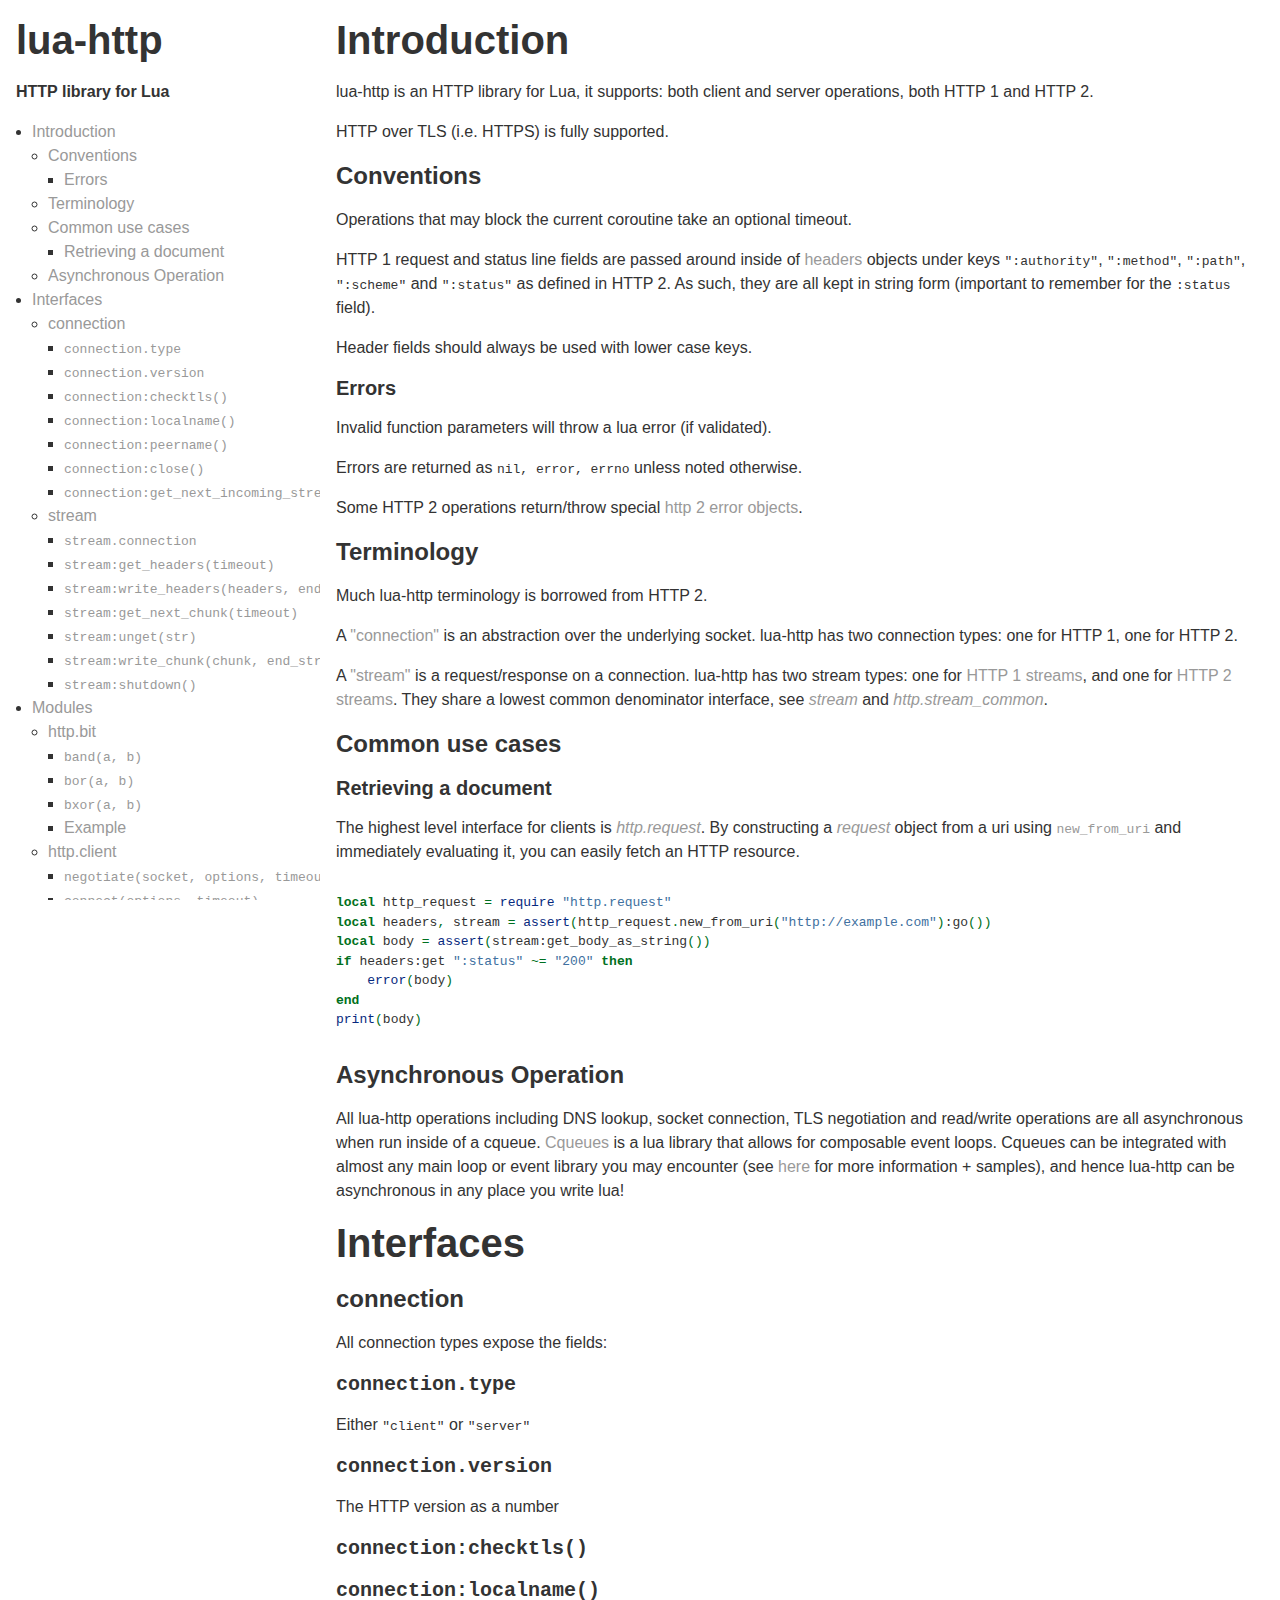
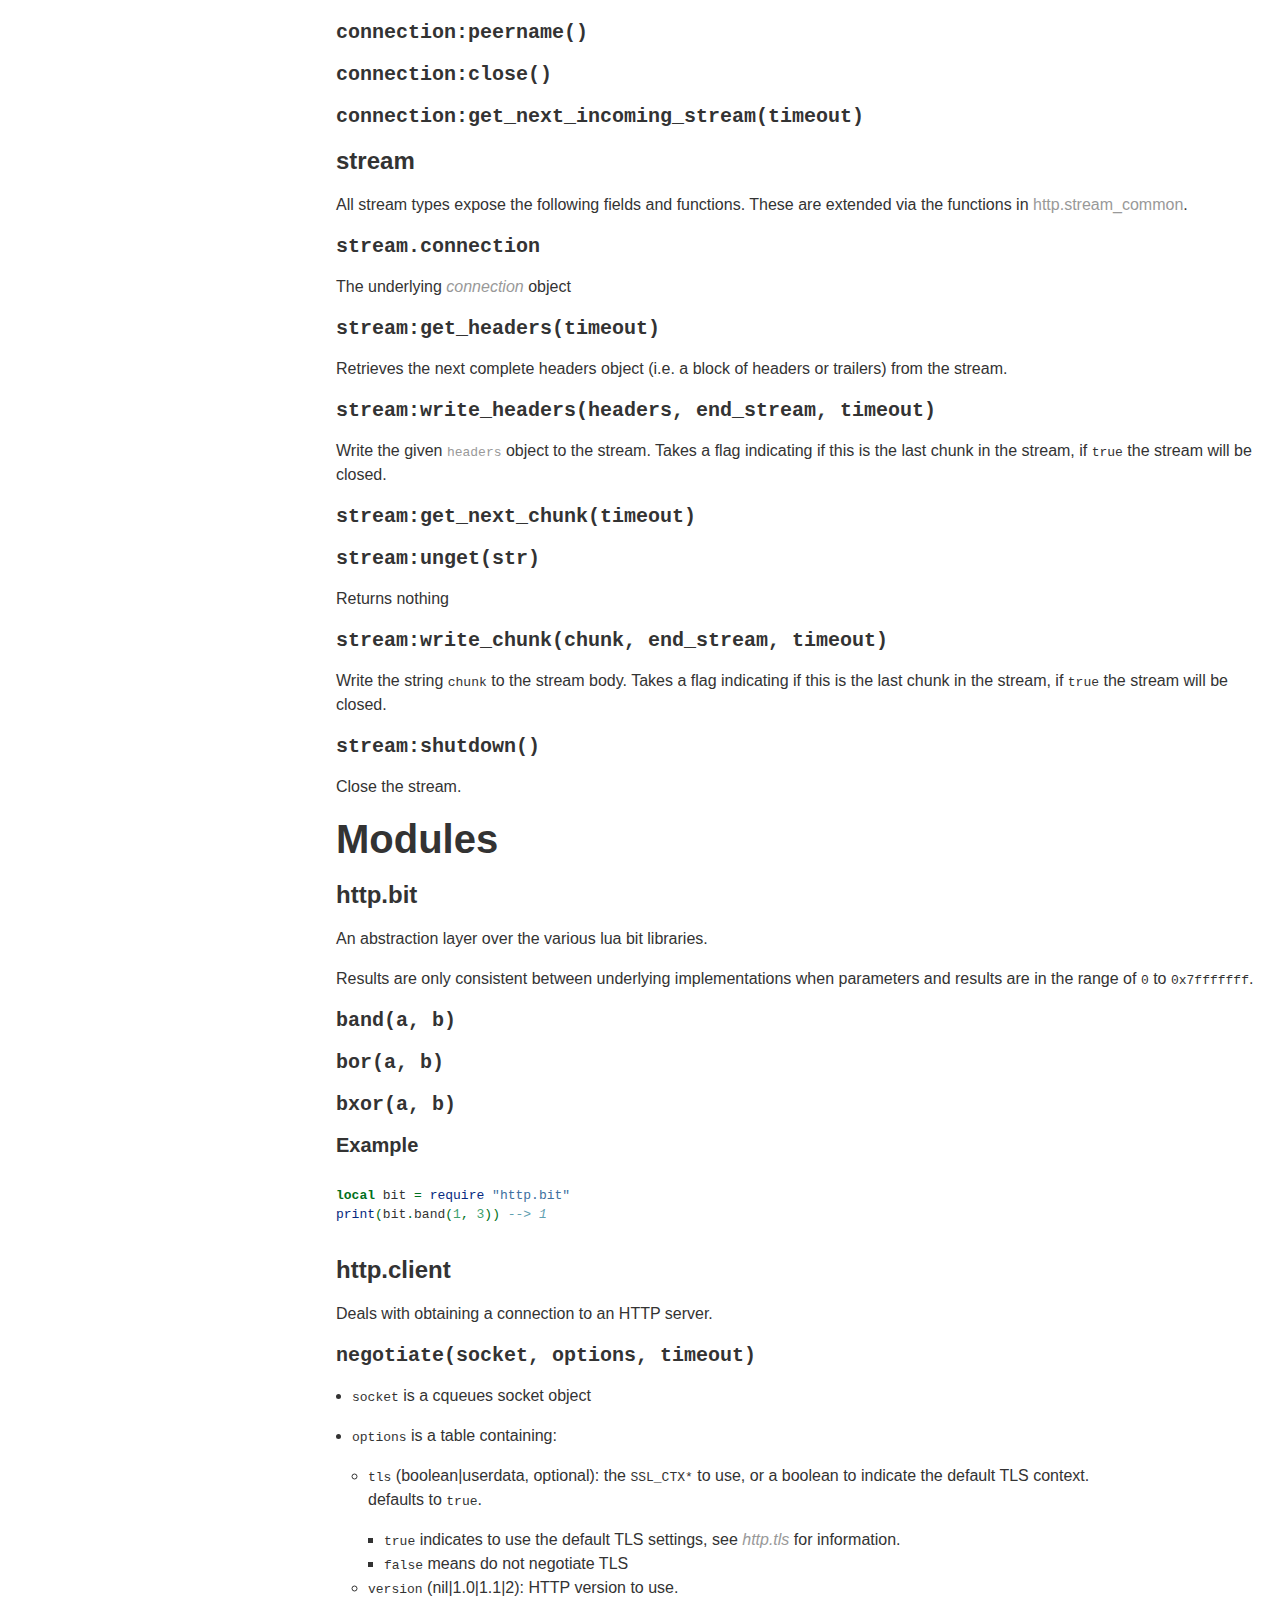
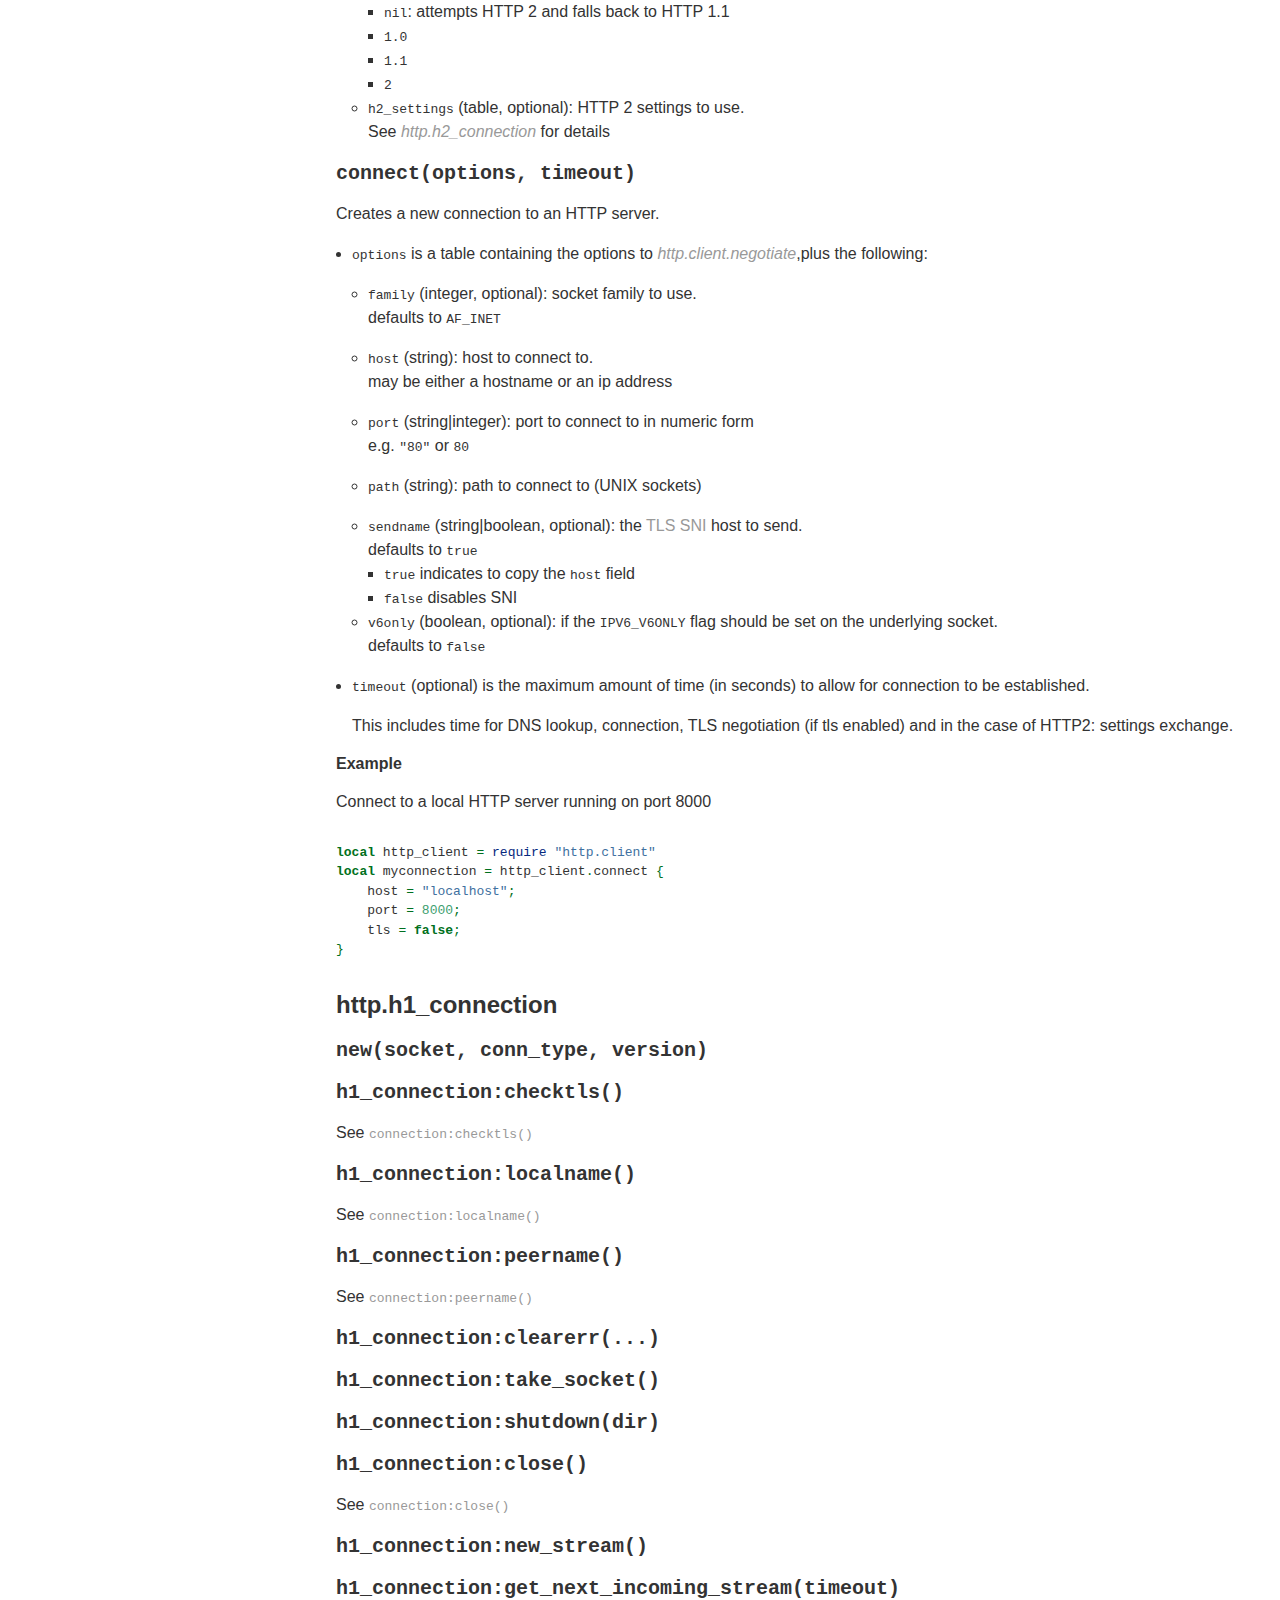
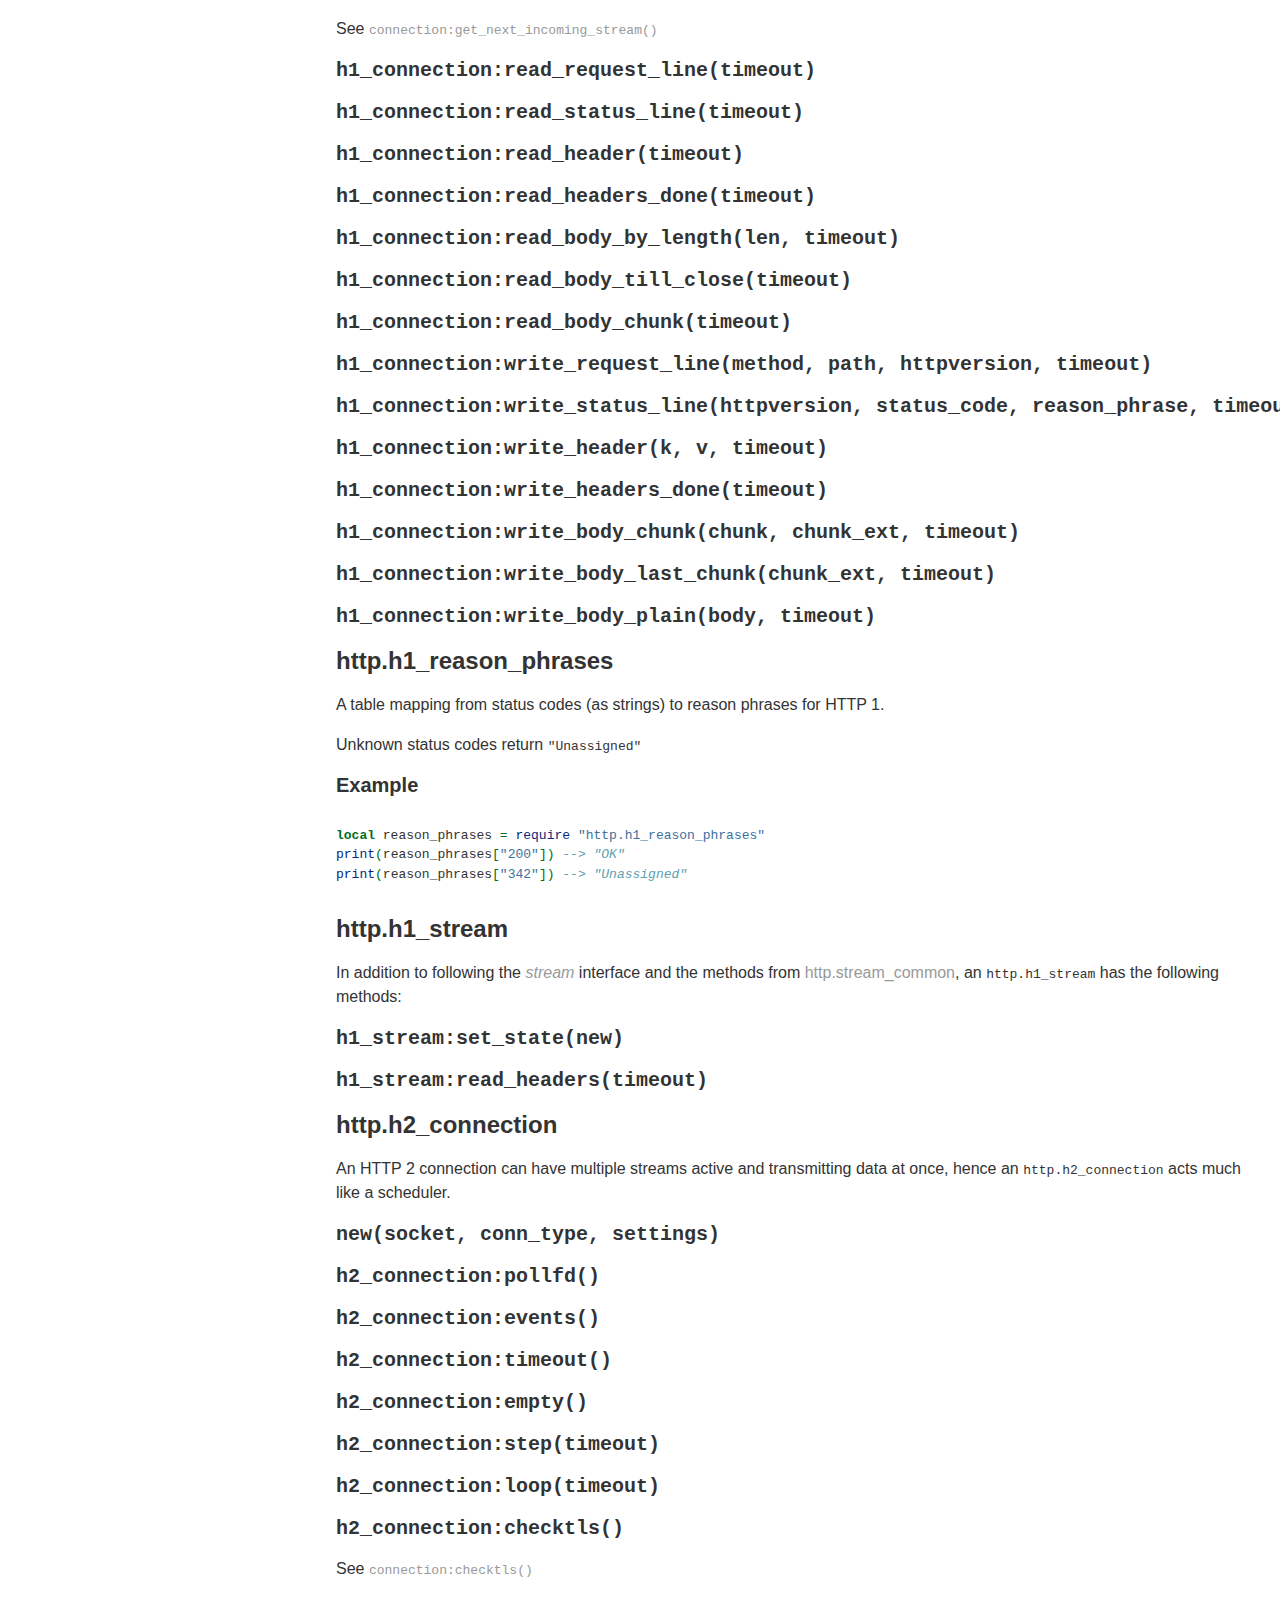
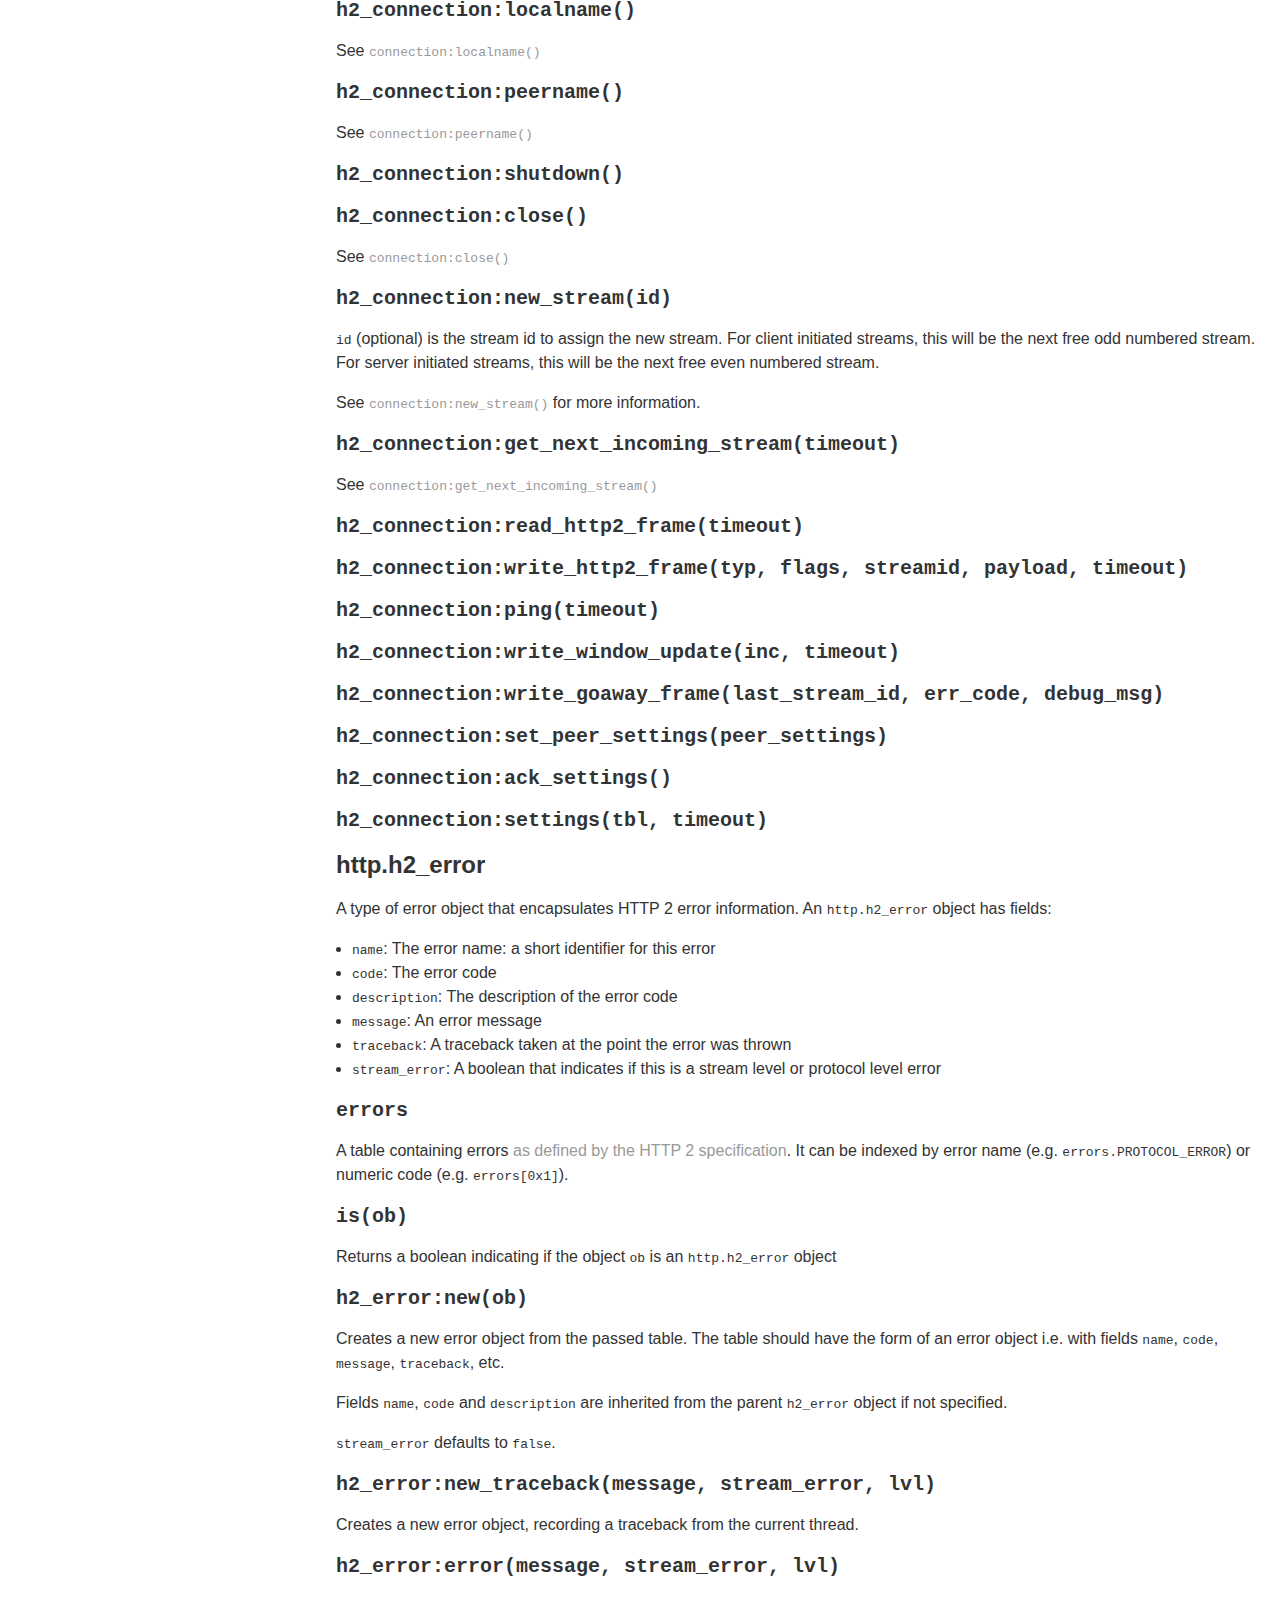
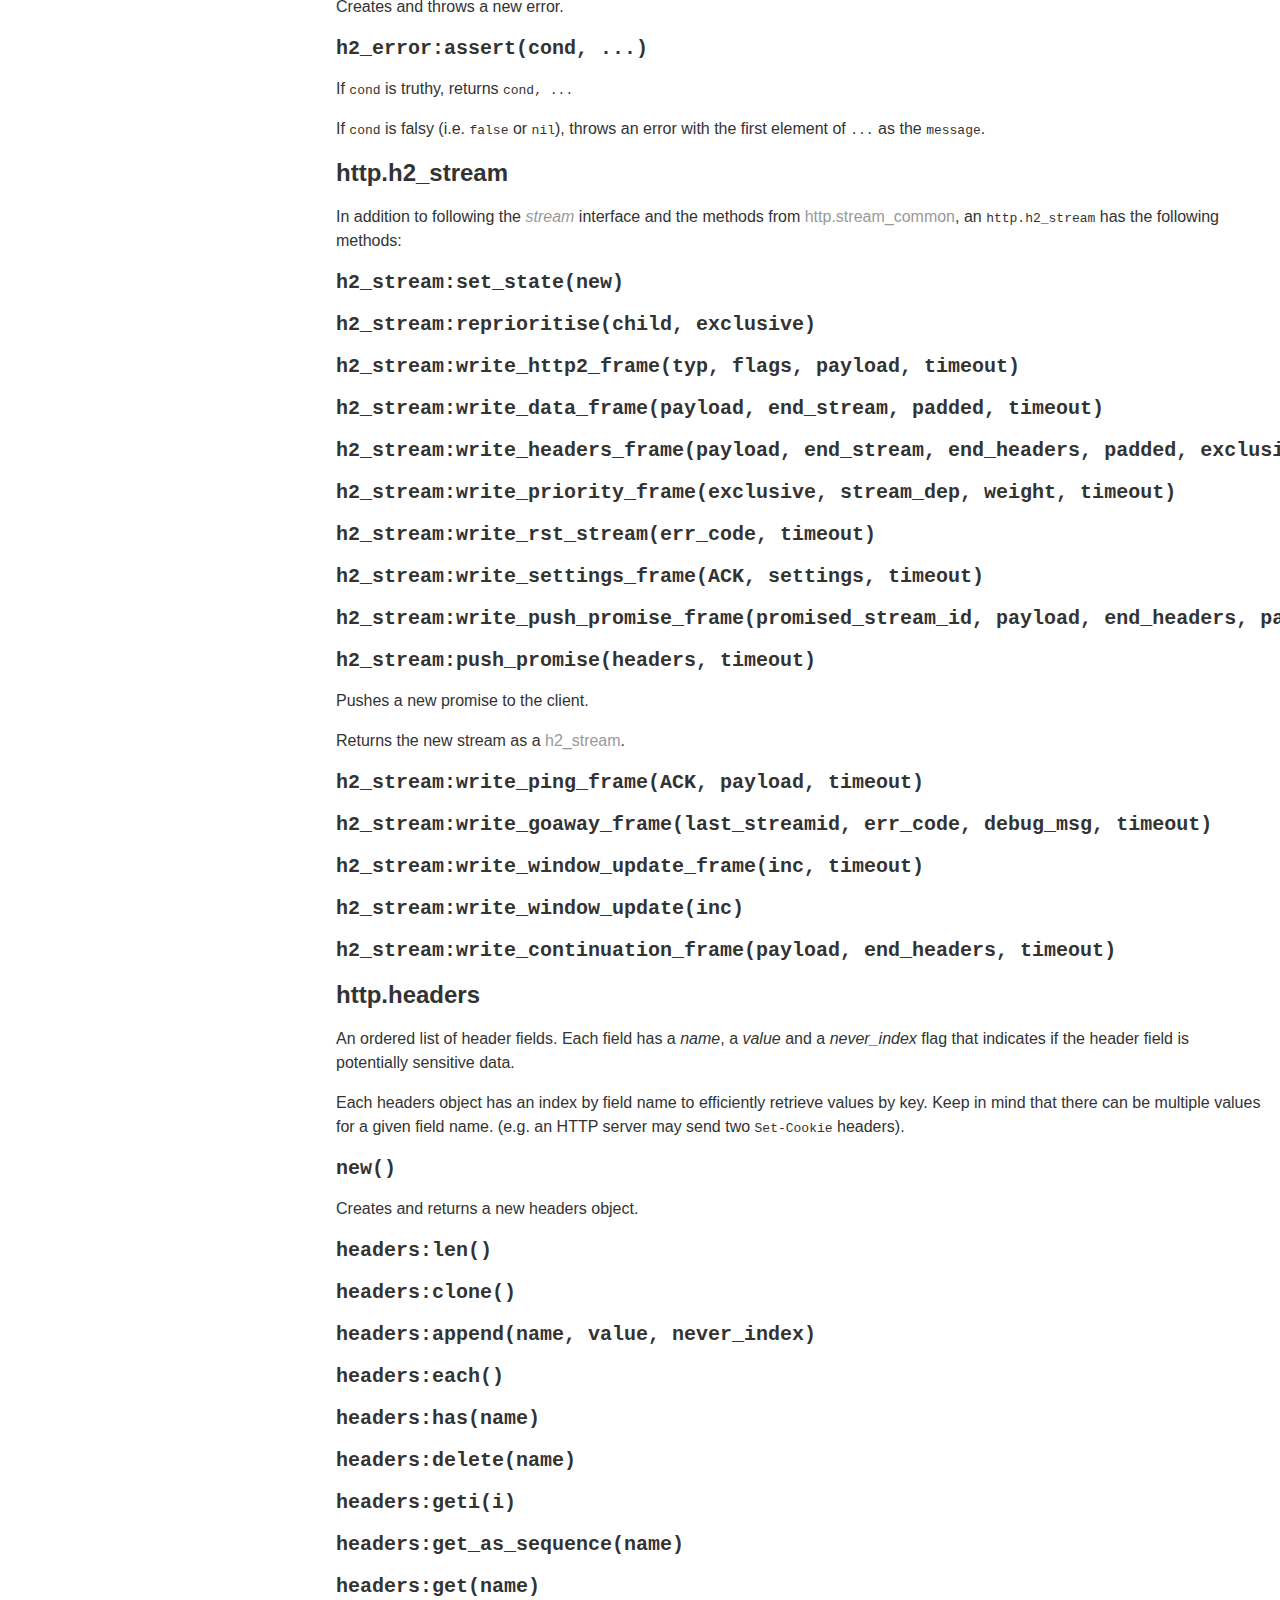
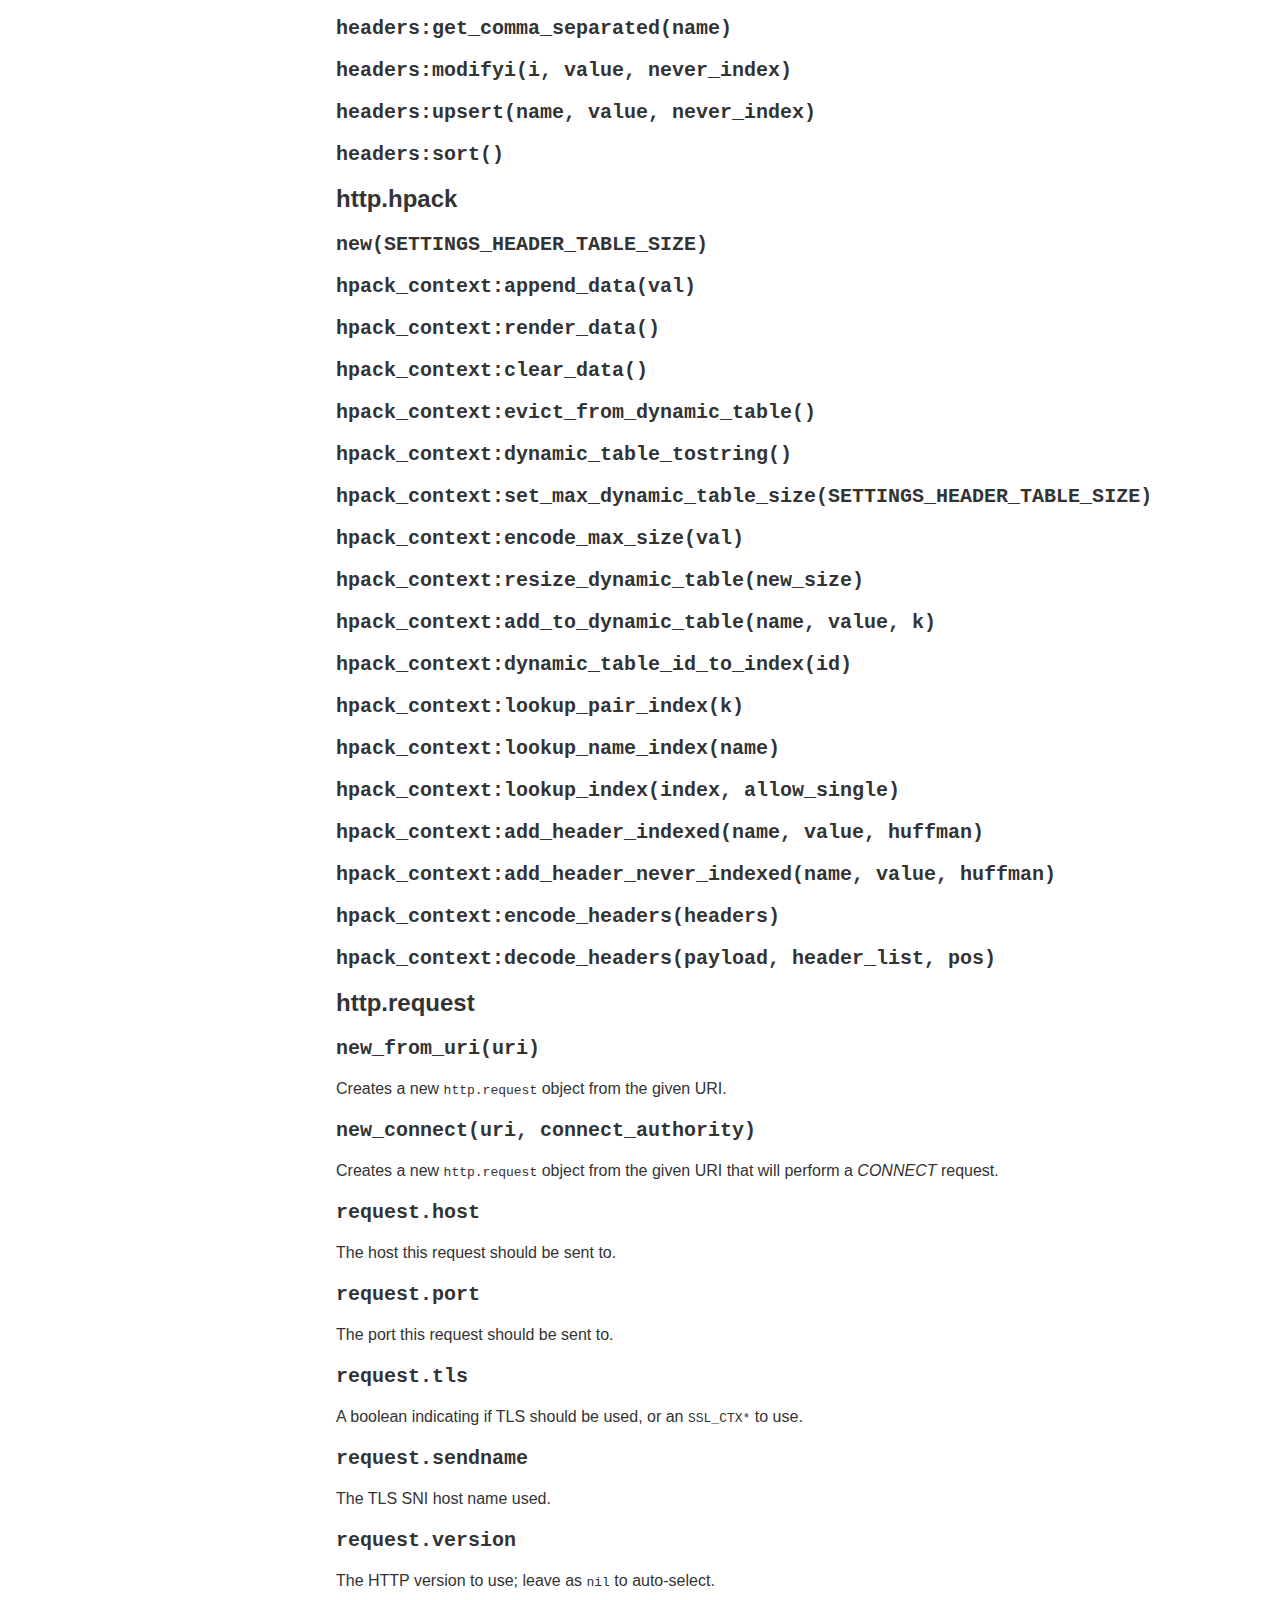
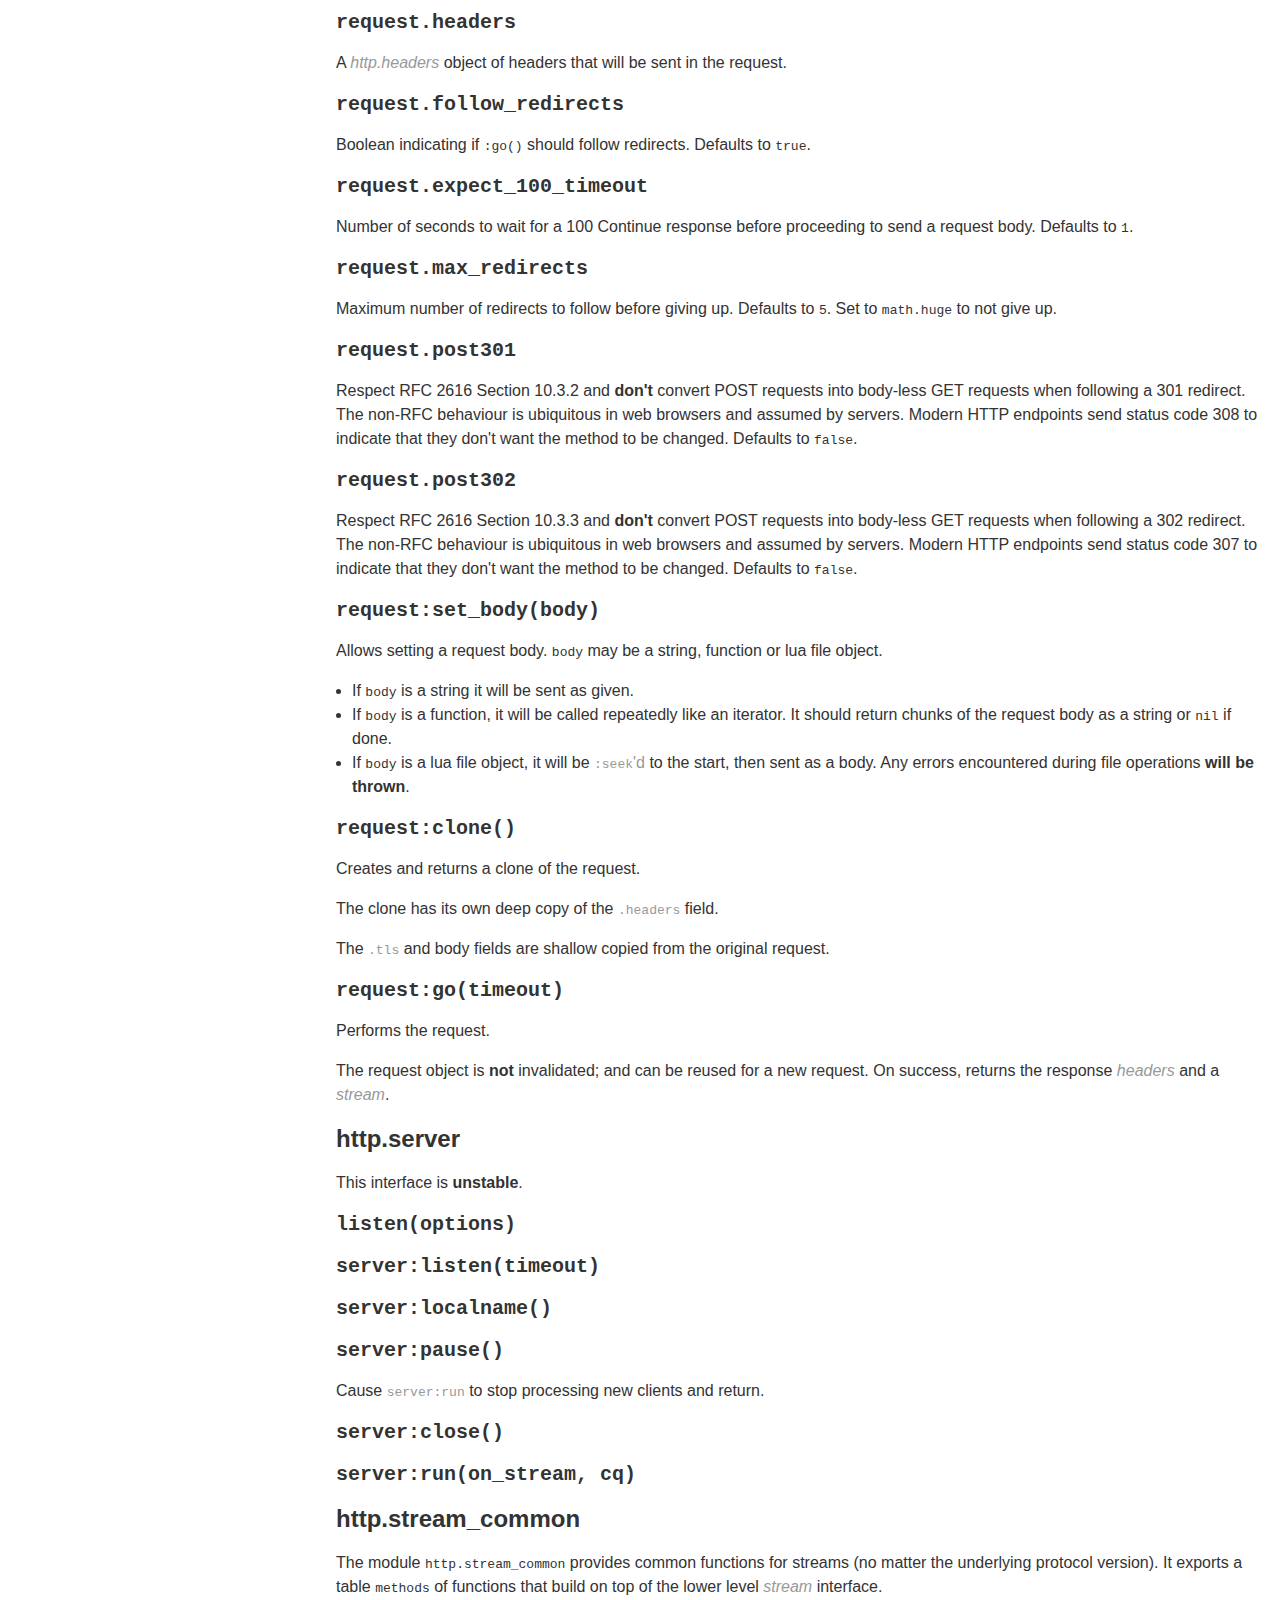
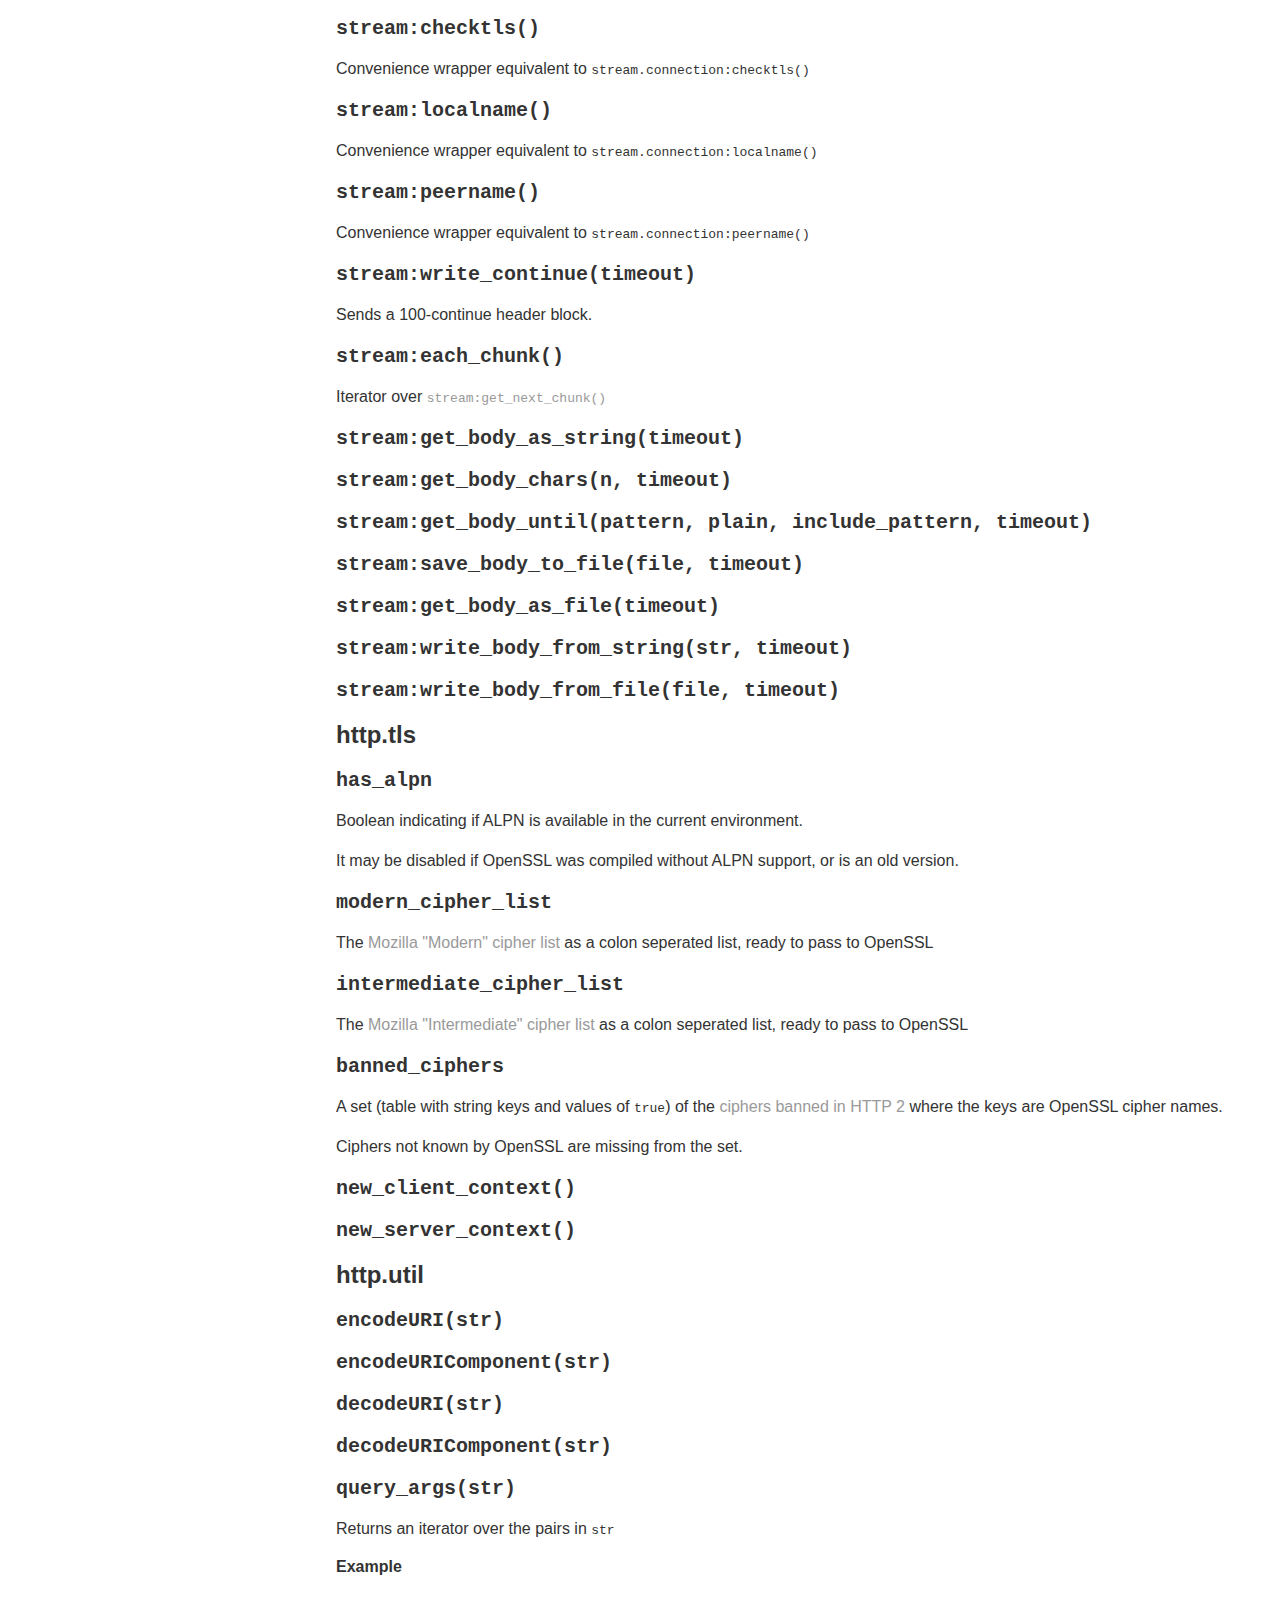
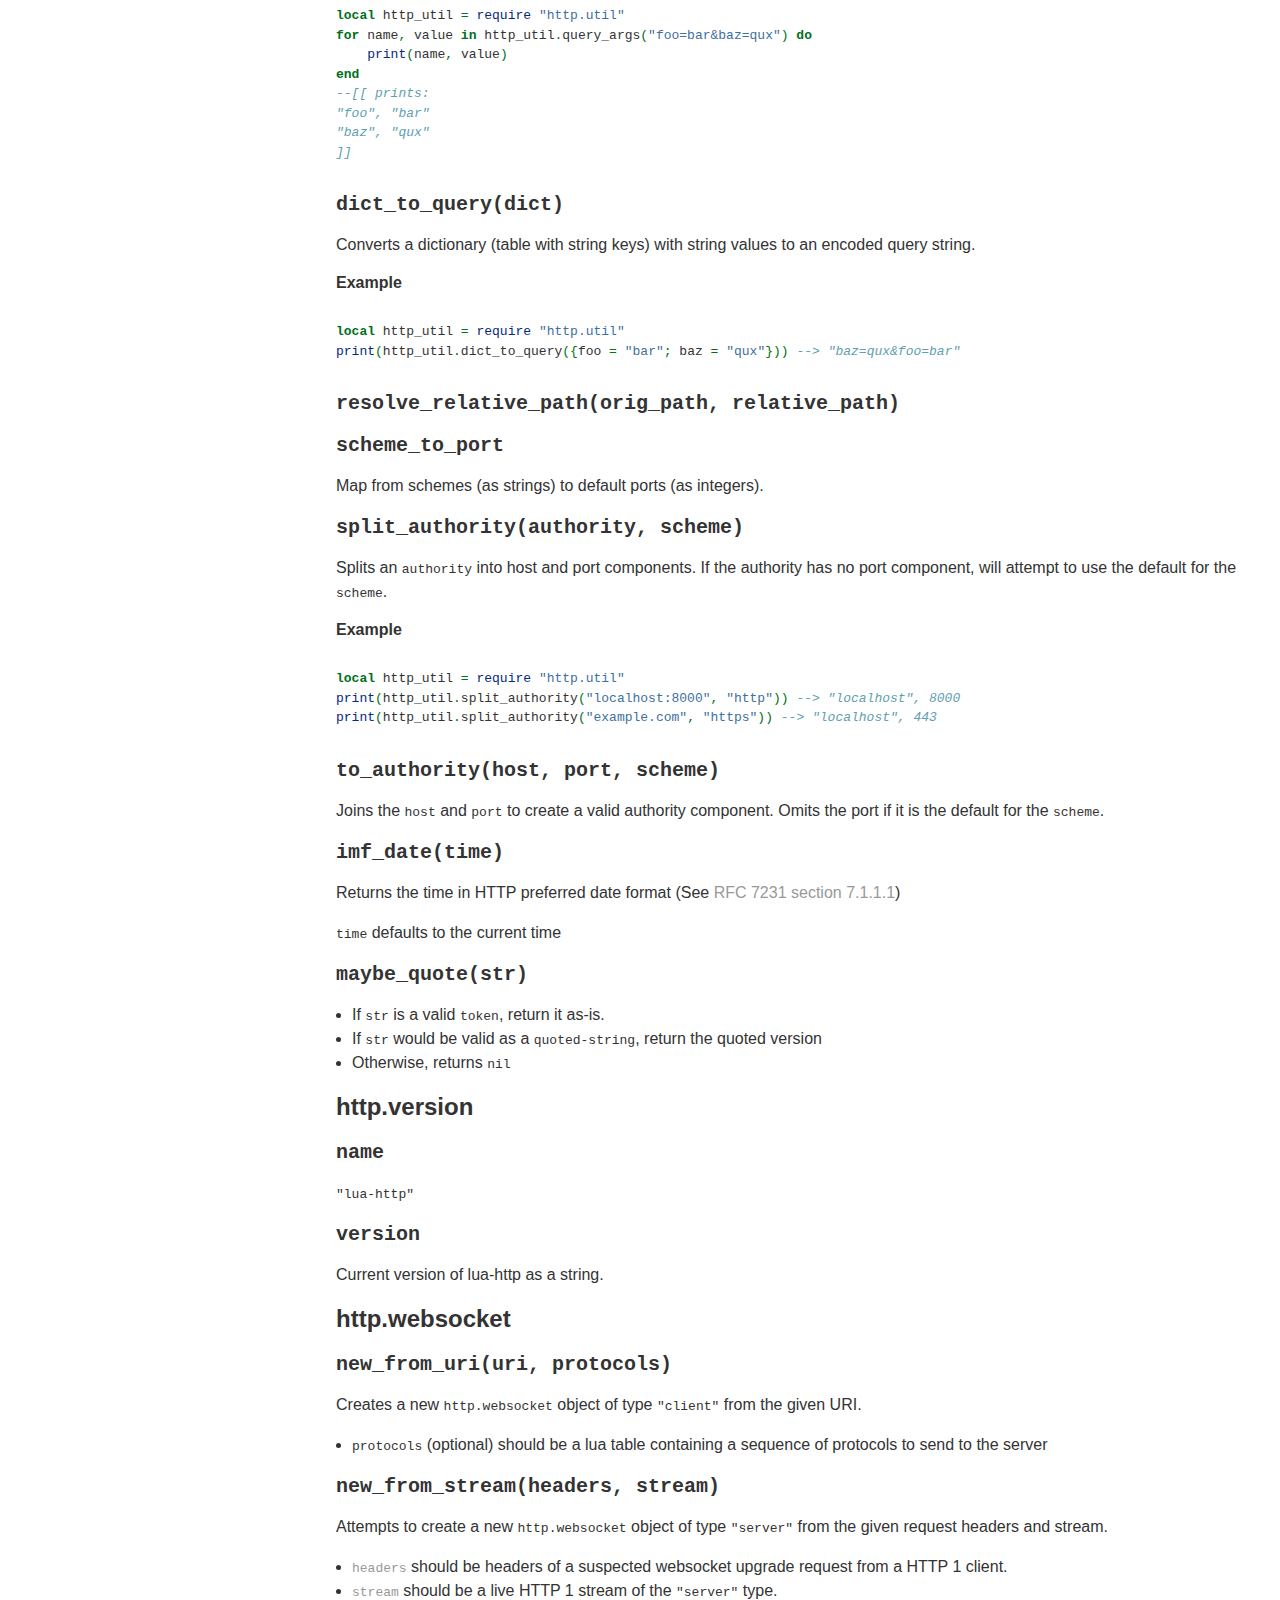
<file: index.html>
<!DOCTYPE html>
<html>
<head>
  <meta charset="utf-8">
  <meta name="generator" content="pandoc">
  <meta name="viewport" content="width=device-width, initial-scale=1.0, user-scalable=yes">
  <title>lua-http</title>
  <style type="text/css">code{white-space: pre;}</style>
  <style type="text/css">
div.sourceCode { overflow-x: auto; }
table.sourceCode, tr.sourceCode, td.lineNumbers, td.sourceCode {
  margin: 0; padding: 0; vertical-align: baseline; border: none; }
table.sourceCode { width: 100%; line-height: 100%; }
td.lineNumbers { text-align: right; padding-right: 4px; padding-left: 4px; color: #aaaaaa; border-right: 1px solid #aaaaaa; }
td.sourceCode { padding-left: 5px; }
code > span.kw { color: #007020; font-weight: bold; } /* Keyword */
code > span.dt { color: #902000; } /* DataType */
code > span.dv { color: #40a070; } /* DecVal */
code > span.bn { color: #40a070; } /* BaseN */
code > span.fl { color: #40a070; } /* Float */
code > span.ch { color: #4070a0; } /* Char */
code > span.st { color: #4070a0; } /* String */
code > span.co { color: #60a0b0; font-style: italic; } /* Comment */
code > span.ot { color: #007020; } /* Other */
code > span.al { color: #ff0000; font-weight: bold; } /* Alert */
code > span.fu { color: #06287e; } /* Function */
code > span.er { color: #ff0000; font-weight: bold; } /* Error */
code > span.wa { color: #60a0b0; font-weight: bold; font-style: italic; } /* Warning */
code > span.cn { color: #880000; } /* Constant */
code > span.sc { color: #4070a0; } /* SpecialChar */
code > span.vs { color: #4070a0; } /* VerbatimString */
code > span.ss { color: #bb6688; } /* SpecialString */
code > span.im { } /* Import */
code > span.va { color: #19177c; } /* Variable */
code > span.cf { color: #007020; font-weight: bold; } /* ControlFlow */
code > span.op { color: #666666; } /* Operator */
code > span.bu { } /* BuiltIn */
code > span.ex { } /* Extension */
code > span.pp { color: #bc7a00; } /* Preprocessor */
code > span.at { color: #7d9029; } /* Attribute */
code > span.do { color: #ba2121; font-style: italic; } /* Documentation */
code > span.an { color: #60a0b0; font-weight: bold; font-style: italic; } /* Annotation */
code > span.cv { color: #60a0b0; font-weight: bold; font-style: italic; } /* CommentVar */
code > span.in { color: #60a0b0; font-weight: bold; font-style: italic; } /* Information */
  </style>
  <link rel="stylesheet" href="site.css">
  <!--[if lt IE 9]>
    <script src="//cdnjs.cloudflare.com/ajax/libs/html5shiv/3.7.3/html5shiv-printshiv.min.js"></script>
  <![endif]-->
</head>
<body>
<div class="meta">
<header>
<h1 class="title">lua-http</h1>
<h1 class="subtitle">HTTP library for Lua</h1>
</header>
<nav id="TOC">
<ul>
<li><a href="#introduction">Introduction</a><ul>
<li><a href="#conventions">Conventions</a><ul>
<li><a href="#errors">Errors</a></li>
</ul></li>
<li><a href="#terminology">Terminology</a></li>
<li><a href="#common-use-cases">Common use cases</a><ul>
<li><a href="#retrieving-a-document">Retrieving a document</a></li>
</ul></li>
<li><a href="#asynchronous-operation">Asynchronous Operation</a></li>
</ul></li>
<li><a href="#interfaces">Interfaces</a><ul>
<li><a href="#connection">connection</a><ul>
<li><a href="#connection.type"><code>connection.type</code> <!-- --></a></li>
<li><a href="#connection.version"><code>connection.version</code> <!-- --></a></li>
<li><a href="#connection:checktls"><code>connection:checktls()</code> <!-- --></a></li>
<li><a href="#connection:localname"><code>connection:localname()</code> <!-- --></a></li>
<li><a href="#connection:peername"><code>connection:peername()</code> <!-- --></a></li>
<li><a href="#connection:close"><code>connection:close()</code> <!-- --></a></li>
<li><a href="#connection:get_next_incoming_stream"><code>connection:get_next_incoming_stream(timeout)</code> <!-- --></a></li>
</ul></li>
<li><a href="#stream">stream</a><ul>
<li><a href="#stream.connection"><code>stream.connection</code> <!-- --></a></li>
<li><a href="#stream:get_headers"><code>stream:get_headers(timeout)</code> <!-- --></a></li>
<li><a href="#stream:write_headers"><code>stream:write_headers(headers, end_stream, timeout)</code> <!-- --></a></li>
<li><a href="#stream:get_next_chunk"><code>stream:get_next_chunk(timeout)</code> <!-- --></a></li>
<li><a href="#stream:unget"><code>stream:unget(str)</code> <!-- --></a></li>
<li><a href="#stream:write_chunk"><code>stream:write_chunk(chunk, end_stream, timeout)</code> <!-- --></a></li>
<li><a href="#stream:shutdown"><code>stream:shutdown()</code> <!-- --></a></li>
</ul></li>
</ul></li>
<li><a href="#modules">Modules</a><ul>
<li><a href="#http.bit">http.bit</a><ul>
<li><a href="#http.bit.band"><code>band(a, b)</code> <!-- --></a></li>
<li><a href="#http.bit.bor"><code>bor(a, b)</code> <!-- --></a></li>
<li><a href="#http.bit.bxor"><code>bxor(a, b)</code> <!-- --></a></li>
<li><a href="#http.bit-example">Example</a></li>
</ul></li>
<li><a href="#http.client">http.client</a><ul>
<li><a href="#http.client.negotiate"><code>negotiate(socket, options, timeout)</code> <!-- --></a></li>
<li><a href="#http.client.connect"><code>connect(options, timeout)</code> <!-- --></a></li>
</ul></li>
<li><a href="#http.h1_connection">http.h1_connection</a><ul>
<li><a href="#http.h1_connection.new"><code>new(socket, conn_type, version)</code> <!-- --></a></li>
<li><a href="#http.h1_connection:checktls"><code>h1_connection:checktls()</code> <!-- --></a></li>
<li><a href="#http.h1_connection:localname"><code>h1_connection:localname()</code> <!-- --></a></li>
<li><a href="#http.h1_connection:peername"><code>h1_connection:peername()</code> <!-- --></a></li>
<li><a href="#http.h1_connection:clearerr"><code>h1_connection:clearerr(...)</code> <!-- --></a></li>
<li><a href="#http.h1_connection:take_socket"><code>h1_connection:take_socket()</code> <!-- --></a></li>
<li><a href="#http.h1_connection:shutdown"><code>h1_connection:shutdown(dir)</code> <!-- --></a></li>
<li><a href="#http.h1_connection:close"><code>h1_connection:close()</code> <!-- --></a></li>
<li><a href="#http.h1_connection:new_stream"><code>h1_connection:new_stream()</code> <!-- --></a></li>
<li><a href="#http.h1_connection:get_next_incoming_stream"><code>h1_connection:get_next_incoming_stream(timeout)</code> <!-- --></a></li>
<li><a href="#http.h1_connection:read_request_line"><code>h1_connection:read_request_line(timeout)</code> <!-- --></a></li>
<li><a href="#http.h1_connection:read_status_line"><code>h1_connection:read_status_line(timeout)</code> <!-- --></a></li>
<li><a href="#http.h1_connection:read_header"><code>h1_connection:read_header(timeout)</code> <!-- --></a></li>
<li><a href="#http.h1_connection:read_headers_done"><code>h1_connection:read_headers_done(timeout)</code> <!-- --></a></li>
<li><a href="#http.h1_connection:read_body_by_length"><code>h1_connection:read_body_by_length(len, timeout)</code> <!-- --></a></li>
<li><a href="#http.h1_connection:read_body_till_close"><code>h1_connection:read_body_till_close(timeout)</code> <!-- --></a></li>
<li><a href="#http.h1_connection:read_body_chunk"><code>h1_connection:read_body_chunk(timeout)</code> <!-- --></a></li>
<li><a href="#http.h1_connection:write_request_line"><code>h1_connection:write_request_line(method, path, httpversion, timeout)</code> <!-- --></a></li>
<li><a href="#http.h1_connection:write_status_line"><code>h1_connection:write_status_line(httpversion, status_code, reason_phrase, timeout)</code> <!-- --></a></li>
<li><a href="#http.h1_connection:write_header"><code>h1_connection:write_header(k, v, timeout)</code> <!-- --></a></li>
<li><a href="#http.h1_connection:write_headers_done"><code>h1_connection:write_headers_done(timeout)</code> <!-- --></a></li>
<li><a href="#http.h1_connection:write_body_chunk"><code>h1_connection:write_body_chunk(chunk, chunk_ext, timeout)</code> <!-- --></a></li>
<li><a href="#http.h1_connection:write_body_last_chunk"><code>h1_connection:write_body_last_chunk(chunk_ext, timeout)</code> <!-- --></a></li>
<li><a href="#http.h1_connection:write_body_plain"><code>h1_connection:write_body_plain(body, timeout)</code> <!-- --></a></li>
</ul></li>
<li><a href="#http.h1_reason_phrases">http.h1_reason_phrases</a><ul>
<li><a href="#http.h1_reason_phrases-example">Example</a></li>
</ul></li>
<li><a href="#http.h1_stream">http.h1_stream</a><ul>
<li><a href="#http.h1_stream:set_state"><code>h1_stream:set_state(new)</code> <!-- --></a></li>
<li><a href="#http.h1_stream:read_headers"><code>h1_stream:read_headers(timeout)</code> <!-- --></a></li>
</ul></li>
<li><a href="#http.h2_connection">http.h2_connection</a><ul>
<li><a href="#http.h2_connection.new"><code>new(socket, conn_type, settings)</code> <!-- --></a></li>
<li><a href="#http.h2_connection:pollfd"><code>h2_connection:pollfd()</code> <!-- --></a></li>
<li><a href="#http.h2_connection:events"><code>h2_connection:events()</code> <!-- --></a></li>
<li><a href="#http.h2_connection:timeout"><code>h2_connection:timeout()</code> <!-- --></a></li>
<li><a href="#http.h2_connection:empty"><code>h2_connection:empty()</code> <!-- --></a></li>
<li><a href="#http.h2_connection:step"><code>h2_connection:step(timeout)</code> <!-- --></a></li>
<li><a href="#http.h2_connection:loop"><code>h2_connection:loop(timeout)</code> <!-- --></a></li>
<li><a href="#http.h2_connection:checktls"><code>h2_connection:checktls()</code> <!-- --></a></li>
<li><a href="#http.h2_connection:localname"><code>h2_connection:localname()</code> <!-- --></a></li>
<li><a href="#http.h2_connection:peername"><code>h2_connection:peername()</code> <!-- --></a></li>
<li><a href="#http.h2_connection:shutdown"><code>h2_connection:shutdown()</code> <!-- --></a></li>
<li><a href="#http.h2_connection:close"><code>h2_connection:close()</code> <!-- --></a></li>
<li><a href="#http.h2_connection:new_stream"><code>h2_connection:new_stream(id)</code> <!-- --></a></li>
<li><a href="#http.h2_connection:get_next_incoming_stream"><code>h2_connection:get_next_incoming_stream(timeout)</code> <!-- --></a></li>
<li><a href="#http.h2_connection:read_http2_frame"><code>h2_connection:read_http2_frame(timeout)</code> <!-- --></a></li>
<li><a href="#http.h2_connection:write_http2_frame"><code>h2_connection:write_http2_frame(typ, flags, streamid, payload, timeout)</code> <!-- --></a></li>
<li><a href="#http.h2_connection:ping"><code>h2_connection:ping(timeout)</code> <!-- --></a></li>
<li><a href="#http.h2_connection:write_window_update"><code>h2_connection:write_window_update(inc, timeout)</code> <!-- --></a></li>
<li><a href="#http.h2_connection:write_goaway_frame"><code>h2_connection:write_goaway_frame(last_stream_id, err_code, debug_msg)</code> <!-- --></a></li>
<li><a href="#http.h2_connection:set_peer_settings"><code>h2_connection:set_peer_settings(peer_settings)</code> <!-- --></a></li>
<li><a href="#http.h2_connection:ack_settings"><code>h2_connection:ack_settings()</code> <!-- --></a></li>
<li><a href="#http.h2_connection:settings"><code>h2_connection:settings(tbl, timeout)</code> <!-- --></a></li>
</ul></li>
<li><a href="#http.h2_error">http.h2_error</a><ul>
<li><a href="#http.h2_error.errors"><code>errors</code> <!-- --></a></li>
<li><a href="#http.h2_error.is"><code>is(ob)</code> <!-- --></a></li>
<li><a href="#http.h2_error:new"><code>h2_error:new(ob)</code> <!-- --></a></li>
<li><a href="#http.h2_error:new_traceback"><code>h2_error:new_traceback(message, stream_error, lvl)</code> <!-- --></a></li>
<li><a href="#http.h2_error:error"><code>h2_error:error(message, stream_error, lvl)</code> <!-- --></a></li>
<li><a href="#http.h2_error:assert"><code>h2_error:assert(cond, ...)</code> <!-- --></a></li>
</ul></li>
<li><a href="#http.h2_stream">http.h2_stream</a><ul>
<li><a href="#http.h2_stream:set_state"><code>h2_stream:set_state(new)</code> <!-- --></a></li>
<li><a href="#http.h2_stream:reprioritise"><code>h2_stream:reprioritise(child, exclusive)</code> <!-- --></a></li>
<li><a href="#http.h2_stream:write_http2_frame"><code>h2_stream:write_http2_frame(typ, flags, payload, timeout)</code> <!-- --></a></li>
<li><a href="#http.h2_stream:write_data_frame"><code>h2_stream:write_data_frame(payload, end_stream, padded, timeout)</code> <!-- --></a></li>
<li><a href="#http.h2_stream:write_headers_frame"><code>h2_stream:write_headers_frame(payload, end_stream, end_headers, padded, exclusive, stream_dep, weight, timeout)</code> <!-- --></a></li>
<li><a href="#http.h2_stream:write_priority_frame"><code>h2_stream:write_priority_frame(exclusive, stream_dep, weight, timeout)</code> <!-- --></a></li>
<li><a href="#http.h2_stream:write_rst_stream"><code>h2_stream:write_rst_stream(err_code, timeout)</code> <!-- --></a></li>
<li><a href="#http.h2_stream:write_settings_frame"><code>h2_stream:write_settings_frame(ACK, settings, timeout)</code> <!-- --></a></li>
<li><a href="#http.h2_stream:write_push_promise_frame"><code>h2_stream:write_push_promise_frame(promised_stream_id, payload, end_headers, padded, timeout)</code> <!-- --></a></li>
<li><a href="#http.h2_stream:push_promise"><code>h2_stream:push_promise(headers, timeout)</code> <!-- --></a></li>
<li><a href="#http.h2_stream:write_ping_frame"><code>h2_stream:write_ping_frame(ACK, payload, timeout)</code> <!-- --></a></li>
<li><a href="#http.h2_stream:write_goaway_frame"><code>h2_stream:write_goaway_frame(last_streamid, err_code, debug_msg, timeout)</code> <!-- --></a></li>
<li><a href="#http.h2_stream:write_window_update_frame"><code>h2_stream:write_window_update_frame(inc, timeout)</code> <!-- --></a></li>
<li><a href="#http.h2_stream:write_window_update"><code>h2_stream:write_window_update(inc)</code> <!-- --></a></li>
<li><a href="#http.h2_stream:write_continuation_frame"><code>h2_stream:write_continuation_frame(payload, end_headers, timeout)</code> <!-- --></a></li>
</ul></li>
<li><a href="#http.headers">http.headers</a><ul>
<li><a href="#http.headers.new"><code>new()</code> <!-- --></a></li>
<li><a href="#http.headers:len"><code>headers:len()</code> <!-- --></a></li>
<li><a href="#http.headers:clone"><code>headers:clone()</code> <!-- --></a></li>
<li><a href="#http.headers:append"><code>headers:append(name, value, never_index)</code> <!-- --></a></li>
<li><a href="#http.headers:each"><code>headers:each()</code> <!-- --></a></li>
<li><a href="#http.headers:has"><code>headers:has(name)</code> <!-- --></a></li>
<li><a href="#http.headers:delete"><code>headers:delete(name)</code> <!-- --></a></li>
<li><a href="#http.headers:geti"><code>headers:geti(i)</code> <!-- --></a></li>
<li><a href="#http.headers:get_as_sequence"><code>headers:get_as_sequence(name)</code> <!-- --></a></li>
<li><a href="#http.headers:get"><code>headers:get(name)</code> <!-- --></a></li>
<li><a href="#http.headers:get_comma_separated"><code>headers:get_comma_separated(name)</code> <!-- --></a></li>
<li><a href="#http.headers:modifyi"><code>headers:modifyi(i, value, never_index)</code> <!-- --></a></li>
<li><a href="#http.headers:upsert"><code>headers:upsert(name, value, never_index)</code> <!-- --></a></li>
<li><a href="#http.headers:sort"><code>headers:sort()</code> <!-- --></a></li>
</ul></li>
<li><a href="#http.hpack">http.hpack</a><ul>
<li><a href="#http.hpack.new"><code>new(SETTINGS_HEADER_TABLE_SIZE)</code> <!-- --></a></li>
<li><a href="#http.hpack:append_data"><code>hpack_context:append_data(val)</code> <!-- --></a></li>
<li><a href="#http.hpack:render_data"><code>hpack_context:render_data()</code> <!-- --></a></li>
<li><a href="#http.hpack:clear_data"><code>hpack_context:clear_data()</code> <!-- --></a></li>
<li><a href="#http.hpack:evict_from_dynamic_table"><code>hpack_context:evict_from_dynamic_table()</code> <!-- --></a></li>
<li><a href="#http.hpack:dynamic_table_tostring"><code>hpack_context:dynamic_table_tostring()</code> <!-- --></a></li>
<li><a href="#http.hpack:set_max_dynamic_table_size"><code>hpack_context:set_max_dynamic_table_size(SETTINGS_HEADER_TABLE_SIZE)</code> <!-- --></a></li>
<li><a href="#http.hpack:encode_max_size"><code>hpack_context:encode_max_size(val)</code> <!-- --></a></li>
<li><a href="#http.hpack:resize_dynamic_table"><code>hpack_context:resize_dynamic_table(new_size)</code> <!-- --></a></li>
<li><a href="#http.hpack:add_to_dynamic_table"><code>hpack_context:add_to_dynamic_table(name, value, k)</code> <!-- --></a></li>
<li><a href="#http.hpack:dynamic_table_id_to_index"><code>hpack_context:dynamic_table_id_to_index(id)</code> <!-- --></a></li>
<li><a href="#http.hpack:lookup_pair_index"><code>hpack_context:lookup_pair_index(k)</code> <!-- --></a></li>
<li><a href="#http.hpack:lookup_name_index"><code>hpack_context:lookup_name_index(name)</code> <!-- --></a></li>
<li><a href="#http.hpack:lookup_index"><code>hpack_context:lookup_index(index, allow_single)</code> <!-- --></a></li>
<li><a href="#http.hpack:add_header_indexed"><code>hpack_context:add_header_indexed(name, value, huffman)</code> <!-- --></a></li>
<li><a href="#http.hpack:add_header_never_indexed"><code>hpack_context:add_header_never_indexed(name, value, huffman)</code> <!-- --></a></li>
<li><a href="#http.hpack:encode_headers"><code>hpack_context:encode_headers(headers)</code> <!-- --></a></li>
<li><a href="#http.hpack:decode_headers"><code>hpack_context:decode_headers(payload, header_list, pos)</code> <!-- --></a></li>
</ul></li>
<li><a href="#http.request">http.request</a><ul>
<li><a href="#http.request.new_from_uri"><code>new_from_uri(uri)</code> <!-- --></a></li>
<li><a href="#http.request.new_connect"><code>new_connect(uri, connect_authority)</code> <!-- --></a></li>
<li><a href="#http.request.host"><code>request.host</code> <!-- --></a></li>
<li><a href="#http.request.port"><code>request.port</code> <!-- --></a></li>
<li><a href="#http.request.tls"><code>request.tls</code> <!-- --></a></li>
<li><a href="#http.request.sendname"><code>request.sendname</code> <!-- --></a></li>
<li><a href="#http.request.version"><code>request.version</code> <!-- --></a></li>
<li><a href="#http.request.headers"><code>request.headers</code> <!-- --></a></li>
<li><a href="#http.request.follow_redirects"><code>request.follow_redirects</code> <!-- --></a></li>
<li><a href="#http.request.expect_100_timeout"><code>request.expect_100_timeout</code> <!-- --></a></li>
<li><a href="#http.request.max_redirects"><code>request.max_redirects</code> <!-- --></a></li>
<li><a href="#http.request.post301"><code>request.post301</code> <!-- --></a></li>
<li><a href="#http.request.post302"><code>request.post302</code> <!-- --></a></li>
<li><a href="#http.request:set_body"><code>request:set_body(body)</code> <!-- --></a></li>
<li><a href="#http.request:clone"><code>request:clone()</code> <!-- --></a></li>
<li><a href="#http.request:timeout"><code>request:go(timeout)</code> <!-- --></a></li>
</ul></li>
<li><a href="#http.server">http.server</a><ul>
<li><a href="#http.server.connect"><code>listen(options)</code> <!-- --></a></li>
<li><a href="#http.server:listen"><code>server:listen(timeout)</code> <!-- --></a></li>
<li><a href="#http.server:localname"><code>server:localname()</code> <!-- --></a></li>
<li><a href="#http.server:pause"><code>server:pause()</code> <!-- --></a></li>
<li><a href="#http.server:close"><code>server:close()</code> <!-- --></a></li>
<li><a href="#http.server:run"><code>server:run(on_stream, cq)</code> <!-- --></a></li>
</ul></li>
<li><a href="#http.stream_common">http.stream_common</a><ul>
<li><a href="#http.stream_common:checktls"><code>stream:checktls()</code> <!-- --></a></li>
<li><a href="#http.stream_common:localname"><code>stream:localname()</code> <!-- --></a></li>
<li><a href="#http.stream_common:peername"><code>stream:peername()</code> <!-- --></a></li>
<li><a href="#http.stream_common:write_continue"><code>stream:write_continue(timeout)</code> <!-- --></a></li>
<li><a href="#http.stream_common:each_chunk"><code>stream:each_chunk()</code> <!-- --></a></li>
<li><a href="#http.stream_common:get_body_as_string"><code>stream:get_body_as_string(timeout)</code> <!-- --></a></li>
<li><a href="#http.stream_common:get_body_chars"><code>stream:get_body_chars(n, timeout)</code> <!-- --></a></li>
<li><a href="#http.stream_common:get_body_until"><code>stream:get_body_until(pattern, plain, include_pattern, timeout)</code> <!-- --></a></li>
<li><a href="#http.stream_common:save_body_to_file"><code>stream:save_body_to_file(file, timeout)</code> <!-- --></a></li>
<li><a href="#http.stream_common:get_body_as_file"><code>stream:get_body_as_file(timeout)</code> <!-- --></a></li>
<li><a href="#http.stream_common:write_body_from_string"><code>stream:write_body_from_string(str, timeout)</code> <!-- --></a></li>
<li><a href="#http.stream_common:write_body_from_file"><code>stream:write_body_from_file(file, timeout)</code> <!-- --></a></li>
</ul></li>
<li><a href="#http.tls">http.tls</a><ul>
<li><a href="#http.tls.has_alpn"><code>has_alpn</code> <!-- --></a></li>
<li><a href="#http.tls.modern_cipher_list"><code>modern_cipher_list</code> <!-- --></a></li>
<li><a href="#http.tls.intermediate_cipher_list"><code>intermediate_cipher_list</code> <!-- --></a></li>
<li><a href="#http.tls.banned_ciphers"><code>banned_ciphers</code> <!-- --></a></li>
<li><a href="#http.tls.new_client_context"><code>new_client_context()</code> <!-- --></a></li>
<li><a href="#http.tls.new_server_context"><code>new_server_context()</code> <!-- --></a></li>
</ul></li>
<li><a href="#http.util">http.util</a><ul>
<li><a href="#http.util.encodeURI"><code>encodeURI(str)</code> <!-- --></a></li>
<li><a href="#http.util.encodeURIComponent"><code>encodeURIComponent(str)</code> <!-- --></a></li>
<li><a href="#http.util.decodeURI"><code>decodeURI(str)</code> <!-- --></a></li>
<li><a href="#http.util.decodeURIComponent"><code>decodeURIComponent(str)</code> <!-- --></a></li>
<li><a href="#http.util.query_args"><code>query_args(str)</code> <!-- --></a></li>
<li><a href="#http.util.dict_to_query"><code>dict_to_query(dict)</code> <!-- --></a></li>
<li><a href="#http.util.resolve_relative_path"><code>resolve_relative_path(orig_path, relative_path)</code> <!-- --></a></li>
<li><a href="#http.util.scheme_to_port"><code>scheme_to_port</code> <!-- --></a></li>
<li><a href="#http.util.split_authority"><code>split_authority(authority, scheme)</code> <!-- --></a></li>
<li><a href="#http.util.to_authority"><code>to_authority(host, port, scheme)</code> <!-- --></a></li>
<li><a href="#http.util.imf_date"><code>imf_date(time)</code> <!-- --></a></li>
<li><a href="#http.util.maybe_quote"><code>maybe_quote(str)</code> <!-- --></a></li>
</ul></li>
<li><a href="#http.version">http.version</a><ul>
<li><a href="#http.version.name"><code>name</code> <!-- --></a></li>
<li><a href="#http.version.version"><code>version</code> <!-- --></a></li>
</ul></li>
<li><a href="#http.websocket">http.websocket</a><ul>
<li><a href="#http.websocket.new_from_uri"><code>new_from_uri(uri, protocols)</code> <!-- --></a></li>
<li><a href="#http.websocket.new_from_stream"><code>new_from_stream(headers, stream)</code> <!-- --></a></li>
<li><a href="#http.websocket.close_timeout"><code>websocket.close_timeout</code> <!-- --></a></li>
<li><a href="#http.websocket:accept"><code>websocket:accept(options, timeout)</code> <!-- --></a></li>
<li><a href="#http.websocket:connect"><code>websocket:connect(timeout)</code> <!-- --></a></li>
<li><a href="#http.websocket:receive"><code>websocket:receive(timeout)</code> <!-- --></a></li>
<li><a href="#http.websocket:each"><code>websocket:each()</code> <!-- --></a></li>
<li><a href="#http.websocket:send_frame"><code>websocket:send_frame(frame, timeout)</code> <!-- --></a></li>
<li><a href="#http.websocket:send"><code>websocket:send(data, opcode, timeout)</code> <!-- --></a></li>
<li><a href="#http.websocket:send_ping"><code>websocket:send_ping(data, timeout)</code> <!-- --></a></li>
<li><a href="#http.websocket:send_pong"><code>websocket:send_pong(data, timeout)</code> <!-- --></a></li>
<li><a href="#http.websocket:close"><code>websocket:close(code, reason, timeout)</code> <!-- --></a></li>
<li><a href="#example-3">Example</a></li>
</ul></li>
<li><a href="#http.zlib">http.zlib</a><ul>
<li><a href="#http.zlib.engine"><code>engine</code> <!-- --></a></li>
<li><a href="#http.zlib.inflate"><code>inflate()</code> <!-- --></a></li>
<li><a href="#http.zlib.deflate"><code>deflate()</code> <!-- --></a></li>
<li><a href="#http.zlib-example">Example</a></li>
</ul></li>
<li><a href="#http.compat.prosody">http.compat.prosody</a><ul>
<li><a href="#http.compat.prosody.request"><code>request(url, ex, callback)</code> <!-- --></a></li>
<li><a href="#http.compat.prosody-example">Example</a></li>
</ul></li>
<li><a href="#http.compat.socket">http.compat.socket</a><ul>
<li><a href="#http.compat.socket-example">Example</a></li>
</ul></li>
</ul></li>
<li><a href="#links">Links</a></li>
</ul>
</nav>
</div>
<main>
<section id="introduction" class="level1">
<h1>Introduction</h1>
<p>lua-http is an HTTP library for Lua, it supports: both client and server operations, both HTTP 1 and HTTP 2.</p>
<p>HTTP over TLS (i.e. HTTPS) is fully supported.</p>
<section id="conventions" class="level2">
<h2>Conventions</h2>
<p>Operations that may block the current coroutine take an optional timeout.</p>
<p>HTTP 1 request and status line fields are passed around inside of <a href="#http.headers">headers</a> objects under keys <code>&quot;:authority&quot;</code>, <code>&quot;:method&quot;</code>, <code>&quot;:path&quot;</code>, <code>&quot;:scheme&quot;</code> and <code>&quot;:status&quot;</code> as defined in HTTP 2. As such, they are all kept in string form (important to remember for the <code>:status</code> field).</p>
<p>Header fields should always be used with lower case keys.</p>
<section id="errors" class="level3">
<h3>Errors</h3>
<p>Invalid function parameters will throw a lua error (if validated).</p>
<p>Errors are returned as <code>nil, error, errno</code> unless noted otherwise.</p>
<p>Some HTTP 2 operations return/throw special <a href="#http.h2_error">http 2 error objects</a>.</p>
</section>
</section>
<section id="terminology" class="level2">
<h2>Terminology</h2>
<p>Much lua-http terminology is borrowed from HTTP 2.</p>
<p>A <a href="#connection">&quot;connection&quot;</a> is an abstraction over the underlying socket. lua-http has two connection types: one for HTTP 1, one for HTTP 2.</p>
<p>A <a href="#stream">&quot;stream&quot;</a> is a request/response on a connection. lua-http has two stream types: one for <a href="#http.h1_stream">HTTP 1 streams</a>, and one for <a href="#http.h2_stream">HTTP 2 streams</a>. They share a lowest common denominator interface, see <a href="#stream"><em>stream</em></a> and <a href="#http.stream_common"><em>http.stream_common</em></a>.</p>
</section>
<section id="common-use-cases" class="level2">
<h2>Common use cases</h2>
<section id="retrieving-a-document" class="level3">
<h3>Retrieving a document</h3>
<p>The highest level interface for clients is <a href="#http.request"><em>http.request</em></a>. By constructing a <a href="#http.request"><em>request</em></a> object from a uri using <a href="#http.request.new_from_uri"><code>new_from_uri</code></a> and immediately evaluating it, you can easily fetch an HTTP resource.</p>
<div class="sourceCode"><pre class="sourceCode lua"><code class="sourceCode lua"><span class="kw">local</span> http_request <span class="ot">=</span> <span class="fu">require</span> <span class="st">&quot;http.request&quot;</span>
<span class="kw">local</span> headers<span class="ot">,</span> stream <span class="ot">=</span> <span class="fu">assert</span><span class="ot">(</span>http_request<span class="ot">.</span>new_from_uri<span class="ot">(</span><span class="st">&quot;http://example.com&quot;</span><span class="ot">)</span>:go<span class="ot">())</span>
<span class="kw">local</span> body <span class="ot">=</span> <span class="fu">assert</span><span class="ot">(</span>stream:get_body_as_string<span class="ot">())</span>
<span class="kw">if</span> headers:get <span class="st">&quot;:status&quot;</span> <span class="ot">~=</span> <span class="st">&quot;200&quot;</span> <span class="kw">then</span>
    <span class="fu">error</span><span class="ot">(</span>body<span class="ot">)</span>
<span class="kw">end</span>
<span class="fu">print</span><span class="ot">(</span>body<span class="ot">)</span></code></pre></div>
</section>
</section>
<section id="asynchronous-operation" class="level2">
<h2>Asynchronous Operation</h2>
<p>All lua-http operations including DNS lookup, socket connection, TLS negotiation and read/write operations are all asynchronous when run inside of a cqueue. <a href="http://25thandclement.com/~william/projects/cqueues.html">Cqueues</a> is a lua library that allows for composable event loops. Cqueues can be integrated with almost any main loop or event library you may encounter (see <a href="https://github.com/wahern/cqueues/wiki/Integrations-with-other-main-loops">here</a> for more information + samples), and hence lua-http can be asynchronous in any place you write lua!</p>
</section>
</section>
<section id="interfaces" class="level1">
<h1>Interfaces</h1>
<section id="connection" class="level2">
<h2>connection</h2>
<p>All connection types expose the fields:</p>
<section id="connection.type" class="level3">
<h3><code>connection.type</code> <!-- --></h3>
<p>Either <code>&quot;client&quot;</code> or <code>&quot;server&quot;</code></p>
</section>
<section id="connection.version" class="level3">
<h3><code>connection.version</code> <!-- --></h3>
<p>The HTTP version as a number</p>
</section>
<section id="connection:checktls" class="level3">
<h3><code>connection:checktls()</code> <!-- --></h3>
</section>
<section id="connection:localname" class="level3">
<h3><code>connection:localname()</code> <!-- --></h3>
</section>
<section id="connection:peername" class="level3">
<h3><code>connection:peername()</code> <!-- --></h3>
</section>
<section id="connection:close" class="level3">
<h3><code>connection:close()</code> <!-- --></h3>
</section>
<section id="connection:get_next_incoming_stream" class="level3">
<h3><code>connection:get_next_incoming_stream(timeout)</code> <!-- --></h3>
</section>
</section>
<section id="stream" class="level2">
<h2>stream</h2>
<p>All stream types expose the following fields and functions. These are extended via the functions in <a href="#http.stream_common">http.stream_common</a>.</p>
<section id="stream.connection" class="level3">
<h3><code>stream.connection</code> <!-- --></h3>
<p>The underlying <a href="#connection"><em>connection</em></a> object</p>
</section>
<section id="stream:get_headers" class="level3">
<h3><code>stream:get_headers(timeout)</code> <!-- --></h3>
<p>Retrieves the next complete headers object (i.e. a block of headers or trailers) from the stream.</p>
</section>
<section id="stream:write_headers" class="level3">
<h3><code>stream:write_headers(headers, end_stream, timeout)</code> <!-- --></h3>
<p>Write the given <a href="#http.headers"><code>headers</code></a> object to the stream. Takes a flag indicating if this is the last chunk in the stream, if <code>true</code> the stream will be closed.</p>
</section>
<section id="stream:get_next_chunk" class="level3">
<h3><code>stream:get_next_chunk(timeout)</code> <!-- --></h3>
</section>
<section id="stream:unget" class="level3">
<h3><code>stream:unget(str)</code> <!-- --></h3>
<p>Returns nothing</p>
</section>
<section id="stream:write_chunk" class="level3">
<h3><code>stream:write_chunk(chunk, end_stream, timeout)</code> <!-- --></h3>
<p>Write the string <code>chunk</code> to the stream body. Takes a flag indicating if this is the last chunk in the stream, if <code>true</code> the stream will be closed.</p>
</section>
<section id="stream:shutdown" class="level3">
<h3><code>stream:shutdown()</code> <!-- --></h3>
<p>Close the stream.</p>
</section>
</section>
</section>
<section id="modules" class="level1">
<h1>Modules</h1>
<section id="http.bit" class="level2">
<h2>http.bit</h2>
<p>An abstraction layer over the various lua bit libraries.</p>
<p>Results are only consistent between underlying implementations when parameters and results are in the range of <code>0</code> to <code>0x7fffffff</code>.</p>
<section id="http.bit.band" class="level3">
<h3><code>band(a, b)</code> <!-- --></h3>
</section>
<section id="http.bit.bor" class="level3">
<h3><code>bor(a, b)</code> <!-- --></h3>
</section>
<section id="http.bit.bxor" class="level3">
<h3><code>bxor(a, b)</code> <!-- --></h3>
</section>
<section id="http.bit-example" class="level3">
<h3>Example</h3>
<div class="sourceCode"><pre class="sourceCode lua"><code class="sourceCode lua"><span class="kw">local</span> bit <span class="ot">=</span> <span class="fu">require</span> <span class="st">&quot;http.bit&quot;</span>
<span class="fu">print</span><span class="ot">(</span>bit<span class="ot">.</span>band<span class="ot">(</span><span class="dv">1</span><span class="ot">,</span> <span class="dv">3</span><span class="ot">))</span> <span class="co">--&gt; 1</span></code></pre></div>
</section>
</section>
<section id="http.client" class="level2">
<h2>http.client</h2>
<p>Deals with obtaining a connection to an HTTP server.</p>
<section id="http.client.negotiate" class="level3">
<h3><code>negotiate(socket, options, timeout)</code> <!-- --></h3>
<ul>
<li><p><code>socket</code> is a cqueues socket object</p></li>
<li><p><code>options</code> is a table containing:</p>
<ul>
<li><p><code>tls</code> (boolean|userdata, optional): the <code>SSL_CTX*</code> to use, or a boolean to indicate the default TLS context.<br />
defaults to <code>true</code>.</p>
<ul>
<li><code>true</code> indicates to use the default TLS settings, see <a href="#http.tls"><em>http.tls</em></a> for information.</li>
<li><code>false</code> means do not negotiate TLS</li>
</ul></li>
<li><code>version</code> (nil|1.0|1.1|2): HTTP version to use.
<ul>
<li><code>nil</code>: attempts HTTP 2 and falls back to HTTP 1.1</li>
<li><code>1.0</code></li>
<li><code>1.1</code></li>
<li><code>2</code></li>
</ul></li>
<li><p><code>h2_settings</code> (table, optional): HTTP 2 settings to use.<br />
See <a href="#http.h2_connection"><em>http.h2_connection</em></a> for details</p></li>
</ul></li>
</ul>
</section>
<section id="http.client.connect" class="level3">
<h3><code>connect(options, timeout)</code> <!-- --></h3>
<p>Creates a new connection to an HTTP server.</p>
<ul>
<li><p><code>options</code> is a table containing the options to <a href="#http.client.negotiate"><em>http.client.negotiate</em></a>,plus the following:</p>
<ul>
<li><p><code>family</code> (integer, optional): socket family to use.<br />
defaults to <code>AF_INET</code></p></li>
<li><p><code>host</code> (string): host to connect to.<br />
may be either a hostname or an ip address</p></li>
<li><p><code>port</code> (string|integer): port to connect to in numeric form<br />
e.g. <code>&quot;80&quot;</code> or <code>80</code></p></li>
<li><p><code>path</code> (string): path to connect to (UNIX sockets)</p></li>
<li><code>sendname</code> (string|boolean, optional): the <a href="https://en.wikipedia.org/wiki/Server_Name_Indication">TLS SNI</a> host to send.<br />
defaults to <code>true</code>
<ul>
<li><code>true</code> indicates to copy the <code>host</code> field</li>
<li><code>false</code> disables SNI</li>
</ul></li>
<li><p><code>v6only</code> (boolean, optional): if the <code>IPV6_V6ONLY</code> flag should be set on the underlying socket.<br />
defaults to <code>false</code></p></li>
</ul></li>
<li><p><code>timeout</code> (optional) is the maximum amount of time (in seconds) to allow for connection to be established.</p>
<p>This includes time for DNS lookup, connection, TLS negotiation (if tls enabled) and in the case of HTTP2: settings exchange.</p></li>
</ul>
<section id="http.client.connect-example" class="level4">
<h4>Example</h4>
<p>Connect to a local HTTP server running on port 8000</p>
<div class="sourceCode"><pre class="sourceCode lua"><code class="sourceCode lua"><span class="kw">local</span> http_client <span class="ot">=</span> <span class="fu">require</span> <span class="st">&quot;http.client&quot;</span>
<span class="kw">local</span> myconnection <span class="ot">=</span> http_client<span class="ot">.</span>connect <span class="ot">{</span>
    host <span class="ot">=</span> <span class="st">&quot;localhost&quot;</span><span class="ot">;</span>
    port <span class="ot">=</span> <span class="dv">8000</span><span class="ot">;</span>
    tls <span class="ot">=</span> <span class="kw">false</span><span class="ot">;</span>
<span class="ot">}</span></code></pre></div>
</section>
</section>
</section>
<section id="http.h1_connection" class="level2">
<h2>http.h1_connection</h2>
<section id="http.h1_connection.new" class="level3">
<h3><code>new(socket, conn_type, version)</code> <!-- --></h3>
</section>
<section id="http.h1_connection:checktls" class="level3">
<h3><code>h1_connection:checktls()</code> <!-- --></h3>
<p>See <a href="#connection:checktls"><code>connection:checktls()</code></a></p>
</section>
<section id="http.h1_connection:localname" class="level3">
<h3><code>h1_connection:localname()</code> <!-- --></h3>
<p>See <a href="#connection:localname"><code>connection:localname()</code></a></p>
</section>
<section id="http.h1_connection:peername" class="level3">
<h3><code>h1_connection:peername()</code> <!-- --></h3>
<p>See <a href="#connection:peername"><code>connection:peername()</code></a></p>
</section>
<section id="http.h1_connection:clearerr" class="level3">
<h3><code>h1_connection:clearerr(...)</code> <!-- --></h3>
</section>
<section id="http.h1_connection:take_socket" class="level3">
<h3><code>h1_connection:take_socket()</code> <!-- --></h3>
</section>
<section id="http.h1_connection:shutdown" class="level3">
<h3><code>h1_connection:shutdown(dir)</code> <!-- --></h3>
</section>
<section id="http.h1_connection:close" class="level3">
<h3><code>h1_connection:close()</code> <!-- --></h3>
<p>See <a href="#connection:close"><code>connection:close()</code></a></p>
</section>
<section id="http.h1_connection:new_stream" class="level3">
<h3><code>h1_connection:new_stream()</code> <!-- --></h3>
</section>
<section id="http.h1_connection:get_next_incoming_stream" class="level3">
<h3><code>h1_connection:get_next_incoming_stream(timeout)</code> <!-- --></h3>
<p>See <a href="#connection:get_next_incoming_stream"><code>connection:get_next_incoming_stream()</code></a></p>
</section>
<section id="http.h1_connection:read_request_line" class="level3">
<h3><code>h1_connection:read_request_line(timeout)</code> <!-- --></h3>
</section>
<section id="http.h1_connection:read_status_line" class="level3">
<h3><code>h1_connection:read_status_line(timeout)</code> <!-- --></h3>
</section>
<section id="http.h1_connection:read_header" class="level3">
<h3><code>h1_connection:read_header(timeout)</code> <!-- --></h3>
</section>
<section id="http.h1_connection:read_headers_done" class="level3">
<h3><code>h1_connection:read_headers_done(timeout)</code> <!-- --></h3>
</section>
<section id="http.h1_connection:read_body_by_length" class="level3">
<h3><code>h1_connection:read_body_by_length(len, timeout)</code> <!-- --></h3>
</section>
<section id="http.h1_connection:read_body_till_close" class="level3">
<h3><code>h1_connection:read_body_till_close(timeout)</code> <!-- --></h3>
</section>
<section id="http.h1_connection:read_body_chunk" class="level3">
<h3><code>h1_connection:read_body_chunk(timeout)</code> <!-- --></h3>
</section>
<section id="http.h1_connection:write_request_line" class="level3">
<h3><code>h1_connection:write_request_line(method, path, httpversion, timeout)</code> <!-- --></h3>
</section>
<section id="http.h1_connection:write_status_line" class="level3">
<h3><code>h1_connection:write_status_line(httpversion, status_code, reason_phrase, timeout)</code> <!-- --></h3>
</section>
<section id="http.h1_connection:write_header" class="level3">
<h3><code>h1_connection:write_header(k, v, timeout)</code> <!-- --></h3>
</section>
<section id="http.h1_connection:write_headers_done" class="level3">
<h3><code>h1_connection:write_headers_done(timeout)</code> <!-- --></h3>
</section>
<section id="http.h1_connection:write_body_chunk" class="level3">
<h3><code>h1_connection:write_body_chunk(chunk, chunk_ext, timeout)</code> <!-- --></h3>
</section>
<section id="http.h1_connection:write_body_last_chunk" class="level3">
<h3><code>h1_connection:write_body_last_chunk(chunk_ext, timeout)</code> <!-- --></h3>
</section>
<section id="http.h1_connection:write_body_plain" class="level3">
<h3><code>h1_connection:write_body_plain(body, timeout)</code> <!-- --></h3>
</section>
</section>
<section id="http.h1_reason_phrases" class="level2">
<h2>http.h1_reason_phrases</h2>
<p>A table mapping from status codes (as strings) to reason phrases for HTTP 1.</p>
<p>Unknown status codes return <code>&quot;Unassigned&quot;</code></p>
<section id="http.h1_reason_phrases-example" class="level3">
<h3>Example</h3>
<div class="sourceCode"><pre class="sourceCode lua"><code class="sourceCode lua"><span class="kw">local</span> reason_phrases <span class="ot">=</span> <span class="fu">require</span> <span class="st">&quot;http.h1_reason_phrases&quot;</span>
<span class="fu">print</span><span class="ot">(</span>reason_phrases<span class="ot">[</span><span class="st">&quot;200&quot;</span><span class="ot">])</span> <span class="co">--&gt; &quot;OK&quot;</span>
<span class="fu">print</span><span class="ot">(</span>reason_phrases<span class="ot">[</span><span class="st">&quot;342&quot;</span><span class="ot">])</span> <span class="co">--&gt; &quot;Unassigned&quot;</span></code></pre></div>
</section>
</section>
<section id="http.h1_stream" class="level2">
<h2>http.h1_stream</h2>
<p>In addition to following the <a href="#stream"><em>stream</em></a> interface and the methods from <a href="#http.stream_common">http.stream_common</a>, an <code>http.h1_stream</code> has the following methods:</p>
<section id="http.h1_stream:set_state" class="level3">
<h3><code>h1_stream:set_state(new)</code> <!-- --></h3>
</section>
<section id="http.h1_stream:read_headers" class="level3">
<h3><code>h1_stream:read_headers(timeout)</code> <!-- --></h3>
</section>
</section>
<section id="http.h2_connection" class="level2">
<h2>http.h2_connection</h2>
<p>An HTTP 2 connection can have multiple streams active and transmitting data at once, hence an <code>http.h2_connection</code> acts much like a scheduler.</p>
<section id="http.h2_connection.new" class="level3">
<h3><code>new(socket, conn_type, settings)</code> <!-- --></h3>
</section>
<section id="http.h2_connection:pollfd" class="level3">
<h3><code>h2_connection:pollfd()</code> <!-- --></h3>
</section>
<section id="http.h2_connection:events" class="level3">
<h3><code>h2_connection:events()</code> <!-- --></h3>
</section>
<section id="http.h2_connection:timeout" class="level3">
<h3><code>h2_connection:timeout()</code> <!-- --></h3>
</section>
<section id="http.h2_connection:empty" class="level3">
<h3><code>h2_connection:empty()</code> <!-- --></h3>
</section>
<section id="http.h2_connection:step" class="level3">
<h3><code>h2_connection:step(timeout)</code> <!-- --></h3>
</section>
<section id="http.h2_connection:loop" class="level3">
<h3><code>h2_connection:loop(timeout)</code> <!-- --></h3>
</section>
<section id="http.h2_connection:checktls" class="level3">
<h3><code>h2_connection:checktls()</code> <!-- --></h3>
<p>See <a href="#connection:checktls"><code>connection:checktls()</code></a></p>
</section>
<section id="http.h2_connection:localname" class="level3">
<h3><code>h2_connection:localname()</code> <!-- --></h3>
<p>See <a href="#connection:localname"><code>connection:localname()</code></a></p>
</section>
<section id="http.h2_connection:peername" class="level3">
<h3><code>h2_connection:peername()</code> <!-- --></h3>
<p>See <a href="#connection:peername"><code>connection:peername()</code></a></p>
</section>
<section id="http.h2_connection:shutdown" class="level3">
<h3><code>h2_connection:shutdown()</code> <!-- --></h3>
</section>
<section id="http.h2_connection:close" class="level3">
<h3><code>h2_connection:close()</code> <!-- --></h3>
<p>See <a href="#connection:close"><code>connection:close()</code></a></p>
</section>
<section id="http.h2_connection:new_stream" class="level3">
<h3><code>h2_connection:new_stream(id)</code> <!-- --></h3>
<p><code>id</code> (optional) is the stream id to assign the new stream. For client initiated streams, this will be the next free odd numbered stream.<br />
For server initiated streams, this will be the next free even numbered stream.</p>
<p>See <a href="#connection:new_stream"><code>connection:new_stream()</code></a> for more information.</p>
</section>
<section id="http.h2_connection:get_next_incoming_stream" class="level3">
<h3><code>h2_connection:get_next_incoming_stream(timeout)</code> <!-- --></h3>
<p>See <a href="#connection:get_next_incoming_stream"><code>connection:get_next_incoming_stream()</code></a></p>
</section>
<section id="http.h2_connection:read_http2_frame" class="level3">
<h3><code>h2_connection:read_http2_frame(timeout)</code> <!-- --></h3>
</section>
<section id="http.h2_connection:write_http2_frame" class="level3">
<h3><code>h2_connection:write_http2_frame(typ, flags, streamid, payload, timeout)</code> <!-- --></h3>
</section>
<section id="http.h2_connection:ping" class="level3">
<h3><code>h2_connection:ping(timeout)</code> <!-- --></h3>
</section>
<section id="http.h2_connection:write_window_update" class="level3">
<h3><code>h2_connection:write_window_update(inc, timeout)</code> <!-- --></h3>
</section>
<section id="http.h2_connection:write_goaway_frame" class="level3">
<h3><code>h2_connection:write_goaway_frame(last_stream_id, err_code, debug_msg)</code> <!-- --></h3>
</section>
<section id="http.h2_connection:set_peer_settings" class="level3">
<h3><code>h2_connection:set_peer_settings(peer_settings)</code> <!-- --></h3>
</section>
<section id="http.h2_connection:ack_settings" class="level3">
<h3><code>h2_connection:ack_settings()</code> <!-- --></h3>
</section>
<section id="http.h2_connection:settings" class="level3">
<h3><code>h2_connection:settings(tbl, timeout)</code> <!-- --></h3>
</section>
</section>
<section id="http.h2_error" class="level2">
<h2>http.h2_error</h2>
<p>A type of error object that encapsulates HTTP 2 error information. An <code>http.h2_error</code> object has fields:</p>
<ul>
<li><code>name</code>: The error name: a short identifier for this error</li>
<li><code>code</code>: The error code</li>
<li><code>description</code>: The description of the error code</li>
<li><code>message</code>: An error message</li>
<li><code>traceback</code>: A traceback taken at the point the error was thrown</li>
<li><code>stream_error</code>: A boolean that indicates if this is a stream level or protocol level error</li>
</ul>
<section id="http.h2_error.errors" class="level3">
<h3><code>errors</code> <!-- --></h3>
<p>A table containing errors <a href="https://http2.github.io/http2-spec/#iana-errors">as defined by the HTTP 2 specification</a>. It can be indexed by error name (e.g. <code>errors.PROTOCOL_ERROR</code>) or numeric code (e.g. <code>errors[0x1]</code>).</p>
</section>
<section id="http.h2_error.is" class="level3">
<h3><code>is(ob)</code> <!-- --></h3>
<p>Returns a boolean indicating if the object <code>ob</code> is an <code>http.h2_error</code> object</p>
</section>
<section id="http.h2_error:new" class="level3">
<h3><code>h2_error:new(ob)</code> <!-- --></h3>
<p>Creates a new error object from the passed table. The table should have the form of an error object i.e. with fields <code>name</code>, <code>code</code>, <code>message</code>, <code>traceback</code>, etc.</p>
<p>Fields <code>name</code>, <code>code</code> and <code>description</code> are inherited from the parent <code>h2_error</code> object if not specified.</p>
<p><code>stream_error</code> defaults to <code>false</code>.</p>
</section>
<section id="http.h2_error:new_traceback" class="level3">
<h3><code>h2_error:new_traceback(message, stream_error, lvl)</code> <!-- --></h3>
<p>Creates a new error object, recording a traceback from the current thread.</p>
</section>
<section id="http.h2_error:error" class="level3">
<h3><code>h2_error:error(message, stream_error, lvl)</code> <!-- --></h3>
<p>Creates and throws a new error.</p>
</section>
<section id="http.h2_error:assert" class="level3">
<h3><code>h2_error:assert(cond, ...)</code> <!-- --></h3>
<p>If <code>cond</code> is truthy, returns <code>cond, ...</code></p>
<p>If <code>cond</code> is falsy (i.e. <code>false</code> or <code>nil</code>), throws an error with the first element of <code>...</code> as the <code>message</code>.</p>
</section>
</section>
<section id="http.h2_stream" class="level2">
<h2>http.h2_stream</h2>
<p>In addition to following the <a href="#stream"><em>stream</em></a> interface and the methods from <a href="#http.stream_common">http.stream_common</a>, an <code>http.h2_stream</code> has the following methods:</p>
<section id="http.h2_stream:set_state" class="level3">
<h3><code>h2_stream:set_state(new)</code> <!-- --></h3>
</section>
<section id="http.h2_stream:reprioritise" class="level3">
<h3><code>h2_stream:reprioritise(child, exclusive)</code> <!-- --></h3>
</section>
<section id="http.h2_stream:write_http2_frame" class="level3">
<h3><code>h2_stream:write_http2_frame(typ, flags, payload, timeout)</code> <!-- --></h3>
</section>
<section id="http.h2_stream:write_data_frame" class="level3">
<h3><code>h2_stream:write_data_frame(payload, end_stream, padded, timeout)</code> <!-- --></h3>
</section>
<section id="http.h2_stream:write_headers_frame" class="level3">
<h3><code>h2_stream:write_headers_frame(payload, end_stream, end_headers, padded, exclusive, stream_dep, weight, timeout)</code> <!-- --></h3>
</section>
<section id="http.h2_stream:write_priority_frame" class="level3">
<h3><code>h2_stream:write_priority_frame(exclusive, stream_dep, weight, timeout)</code> <!-- --></h3>
</section>
<section id="http.h2_stream:write_rst_stream" class="level3">
<h3><code>h2_stream:write_rst_stream(err_code, timeout)</code> <!-- --></h3>
</section>
<section id="http.h2_stream:write_settings_frame" class="level3">
<h3><code>h2_stream:write_settings_frame(ACK, settings, timeout)</code> <!-- --></h3>
</section>
<section id="http.h2_stream:write_push_promise_frame" class="level3">
<h3><code>h2_stream:write_push_promise_frame(promised_stream_id, payload, end_headers, padded, timeout)</code> <!-- --></h3>
</section>
<section id="http.h2_stream:push_promise" class="level3">
<h3><code>h2_stream:push_promise(headers, timeout)</code> <!-- --></h3>
<p>Pushes a new promise to the client.</p>
<p>Returns the new stream as a <a href="#http.h2_stream">h2_stream</a>.</p>
</section>
<section id="http.h2_stream:write_ping_frame" class="level3">
<h3><code>h2_stream:write_ping_frame(ACK, payload, timeout)</code> <!-- --></h3>
</section>
<section id="http.h2_stream:write_goaway_frame" class="level3">
<h3><code>h2_stream:write_goaway_frame(last_streamid, err_code, debug_msg, timeout)</code> <!-- --></h3>
</section>
<section id="http.h2_stream:write_window_update_frame" class="level3">
<h3><code>h2_stream:write_window_update_frame(inc, timeout)</code> <!-- --></h3>
</section>
<section id="http.h2_stream:write_window_update" class="level3">
<h3><code>h2_stream:write_window_update(inc)</code> <!-- --></h3>
</section>
<section id="http.h2_stream:write_continuation_frame" class="level3">
<h3><code>h2_stream:write_continuation_frame(payload, end_headers, timeout)</code> <!-- --></h3>
</section>
</section>
<section id="http.headers" class="level2">
<h2>http.headers</h2>
<p>An ordered list of header fields. Each field has a <em>name</em>, a <em>value</em> and a <em>never_index</em> flag that indicates if the header field is potentially sensitive data.</p>
<p>Each headers object has an index by field name to efficiently retrieve values by key. Keep in mind that there can be multiple values for a given field name. (e.g. an HTTP server may send two <code>Set-Cookie</code> headers).</p>
<section id="http.headers.new" class="level3">
<h3><code>new()</code> <!-- --></h3>
<p>Creates and returns a new headers object.</p>
</section>
<section id="http.headers:len" class="level3">
<h3><code>headers:len()</code> <!-- --></h3>
</section>
<section id="http.headers:clone" class="level3">
<h3><code>headers:clone()</code> <!-- --></h3>
</section>
<section id="http.headers:append" class="level3">
<h3><code>headers:append(name, value, never_index)</code> <!-- --></h3>
</section>
<section id="http.headers:each" class="level3">
<h3><code>headers:each()</code> <!-- --></h3>
</section>
<section id="http.headers:has" class="level3">
<h3><code>headers:has(name)</code> <!-- --></h3>
</section>
<section id="http.headers:delete" class="level3">
<h3><code>headers:delete(name)</code> <!-- --></h3>
</section>
<section id="http.headers:geti" class="level3">
<h3><code>headers:geti(i)</code> <!-- --></h3>
</section>
<section id="http.headers:get_as_sequence" class="level3">
<h3><code>headers:get_as_sequence(name)</code> <!-- --></h3>
</section>
<section id="http.headers:get" class="level3">
<h3><code>headers:get(name)</code> <!-- --></h3>
</section>
<section id="http.headers:get_comma_separated" class="level3">
<h3><code>headers:get_comma_separated(name)</code> <!-- --></h3>
</section>
<section id="http.headers:modifyi" class="level3">
<h3><code>headers:modifyi(i, value, never_index)</code> <!-- --></h3>
</section>
<section id="http.headers:upsert" class="level3">
<h3><code>headers:upsert(name, value, never_index)</code> <!-- --></h3>
</section>
<section id="http.headers:sort" class="level3">
<h3><code>headers:sort()</code> <!-- --></h3>
</section>
</section>
<section id="http.hpack" class="level2">
<h2>http.hpack</h2>
<section id="http.hpack.new" class="level3">
<h3><code>new(SETTINGS_HEADER_TABLE_SIZE)</code> <!-- --></h3>
</section>
<section id="http.hpack:append_data" class="level3">
<h3><code>hpack_context:append_data(val)</code> <!-- --></h3>
</section>
<section id="http.hpack:render_data" class="level3">
<h3><code>hpack_context:render_data()</code> <!-- --></h3>
</section>
<section id="http.hpack:clear_data" class="level3">
<h3><code>hpack_context:clear_data()</code> <!-- --></h3>
</section>
<section id="http.hpack:evict_from_dynamic_table" class="level3">
<h3><code>hpack_context:evict_from_dynamic_table()</code> <!-- --></h3>
</section>
<section id="http.hpack:dynamic_table_tostring" class="level3">
<h3><code>hpack_context:dynamic_table_tostring()</code> <!-- --></h3>
</section>
<section id="http.hpack:set_max_dynamic_table_size" class="level3">
<h3><code>hpack_context:set_max_dynamic_table_size(SETTINGS_HEADER_TABLE_SIZE)</code> <!-- --></h3>
</section>
<section id="http.hpack:encode_max_size" class="level3">
<h3><code>hpack_context:encode_max_size(val)</code> <!-- --></h3>
</section>
<section id="http.hpack:resize_dynamic_table" class="level3">
<h3><code>hpack_context:resize_dynamic_table(new_size)</code> <!-- --></h3>
</section>
<section id="http.hpack:add_to_dynamic_table" class="level3">
<h3><code>hpack_context:add_to_dynamic_table(name, value, k)</code> <!-- --></h3>
</section>
<section id="http.hpack:dynamic_table_id_to_index" class="level3">
<h3><code>hpack_context:dynamic_table_id_to_index(id)</code> <!-- --></h3>
</section>
<section id="http.hpack:lookup_pair_index" class="level3">
<h3><code>hpack_context:lookup_pair_index(k)</code> <!-- --></h3>
</section>
<section id="http.hpack:lookup_name_index" class="level3">
<h3><code>hpack_context:lookup_name_index(name)</code> <!-- --></h3>
</section>
<section id="http.hpack:lookup_index" class="level3">
<h3><code>hpack_context:lookup_index(index, allow_single)</code> <!-- --></h3>
</section>
<section id="http.hpack:add_header_indexed" class="level3">
<h3><code>hpack_context:add_header_indexed(name, value, huffman)</code> <!-- --></h3>
</section>
<section id="http.hpack:add_header_never_indexed" class="level3">
<h3><code>hpack_context:add_header_never_indexed(name, value, huffman)</code> <!-- --></h3>
</section>
<section id="http.hpack:encode_headers" class="level3">
<h3><code>hpack_context:encode_headers(headers)</code> <!-- --></h3>
</section>
<section id="http.hpack:decode_headers" class="level3">
<h3><code>hpack_context:decode_headers(payload, header_list, pos)</code> <!-- --></h3>
</section>
</section>
<section id="http.request" class="level2">
<h2>http.request</h2>
<section id="http.request.new_from_uri" class="level3">
<h3><code>new_from_uri(uri)</code> <!-- --></h3>
<p>Creates a new <code>http.request</code> object from the given URI.</p>
</section>
<section id="http.request.new_connect" class="level3">
<h3><code>new_connect(uri, connect_authority)</code> <!-- --></h3>
<p>Creates a new <code>http.request</code> object from the given URI that will perform a <em>CONNECT</em> request.</p>
</section>
<section id="http.request.host" class="level3">
<h3><code>request.host</code> <!-- --></h3>
<p>The host this request should be sent to.</p>
</section>
<section id="http.request.port" class="level3">
<h3><code>request.port</code> <!-- --></h3>
<p>The port this request should be sent to.</p>
</section>
<section id="http.request.tls" class="level3">
<h3><code>request.tls</code> <!-- --></h3>
<p>A boolean indicating if TLS should be used, or an <code>SSL_CTX*</code> to use.</p>
</section>
<section id="http.request.sendname" class="level3">
<h3><code>request.sendname</code> <!-- --></h3>
<p>The TLS SNI host name used.</p>
</section>
<section id="http.request.version" class="level3">
<h3><code>request.version</code> <!-- --></h3>
<p>The HTTP version to use; leave as <code>nil</code> to auto-select.</p>
</section>
<section id="http.request.headers" class="level3">
<h3><code>request.headers</code> <!-- --></h3>
<p>A <a href="#http.headers"><em>http.headers</em></a> object of headers that will be sent in the request.</p>
</section>
<section id="http.request.follow_redirects" class="level3">
<h3><code>request.follow_redirects</code> <!-- --></h3>
<p>Boolean indicating if <code>:go()</code> should follow redirects. Defaults to <code>true</code>.</p>
</section>
<section id="http.request.expect_100_timeout" class="level3">
<h3><code>request.expect_100_timeout</code> <!-- --></h3>
<p>Number of seconds to wait for a 100 Continue response before proceeding to send a request body. Defaults to <code>1</code>.</p>
</section>
<section id="http.request.max_redirects" class="level3">
<h3><code>request.max_redirects</code> <!-- --></h3>
<p>Maximum number of redirects to follow before giving up. Defaults to <code>5</code>. Set to <code>math.huge</code> to not give up.</p>
</section>
<section id="http.request.post301" class="level3">
<h3><code>request.post301</code> <!-- --></h3>
<p>Respect RFC 2616 Section 10.3.2 and <strong>don't</strong> convert POST requests into body-less GET requests when following a 301 redirect. The non-RFC behaviour is ubiquitous in web browsers and assumed by servers. Modern HTTP endpoints send status code 308 to indicate that they don't want the method to be changed. Defaults to <code>false</code>.</p>
</section>
<section id="http.request.post302" class="level3">
<h3><code>request.post302</code> <!-- --></h3>
<p>Respect RFC 2616 Section 10.3.3 and <strong>don't</strong> convert POST requests into body-less GET requests when following a 302 redirect. The non-RFC behaviour is ubiquitous in web browsers and assumed by servers. Modern HTTP endpoints send status code 307 to indicate that they don't want the method to be changed. Defaults to <code>false</code>.</p>
</section>
<section id="http.request:set_body" class="level3">
<h3><code>request:set_body(body)</code> <!-- --></h3>
<p>Allows setting a request body. <code>body</code> may be a string, function or lua file object.</p>
<ul>
<li>If <code>body</code> is a string it will be sent as given.</li>
<li>If <code>body</code> is a function, it will be called repeatedly like an iterator. It should return chunks of the request body as a string or <code>nil</code> if done.</li>
<li>If <code>body</code> is a lua file object, it will be <a href="http://www.lua.org/manual/5.3/manual.html#pdf-file:seek"><code>:seek</code>'d</a> to the start, then sent as a body. Any errors encountered during file operations <strong>will be thrown</strong>.</li>
</ul>
</section>
<section id="http.request:clone" class="level3">
<h3><code>request:clone()</code> <!-- --></h3>
<p>Creates and returns a clone of the request.</p>
<p>The clone has its own deep copy of the <a href="#http.request.headers"><code>.headers</code></a> field.</p>
<p>The <a href="#http.request.tls"><code>.tls</code></a> and body fields are shallow copied from the original request.</p>
</section>
<section id="http.request:timeout" class="level3">
<h3><code>request:go(timeout)</code> <!-- --></h3>
<p>Performs the request.</p>
<p>The request object is <strong>not</strong> invalidated; and can be reused for a new request. On success, returns the response <a href="#http.headers"><em>headers</em></a> and a <a href="#stream"><em>stream</em></a>.</p>
</section>
</section>
<section id="http.server" class="level2">
<h2>http.server</h2>
<p>This interface is <strong>unstable</strong>.</p>
<section id="http.server.connect" class="level3">
<h3><code>listen(options)</code> <!-- --></h3>
</section>
<section id="http.server:listen" class="level3">
<h3><code>server:listen(timeout)</code> <!-- --></h3>
</section>
<section id="http.server:localname" class="level3">
<h3><code>server:localname()</code> <!-- --></h3>
</section>
<section id="http.server:pause" class="level3">
<h3><code>server:pause()</code> <!-- --></h3>
<p>Cause <a href="#http.server:run"><code>server:run</code></a> to stop processing new clients and return.</p>
</section>
<section id="http.server:close" class="level3">
<h3><code>server:close()</code> <!-- --></h3>
</section>
<section id="http.server:run" class="level3">
<h3><code>server:run(on_stream, cq)</code> <!-- --></h3>
</section>
</section>
<section id="http.stream_common" class="level2">
<h2>http.stream_common</h2>
<p>The module <code>http.stream_common</code> provides common functions for streams (no matter the underlying protocol version). It exports a table <code>methods</code> of functions that build on top of the lower level <a href="#stream"><em>stream</em></a> interface.</p>
<section id="http.stream_common:checktls" class="level3">
<h3><code>stream:checktls()</code> <!-- --></h3>
<p>Convenience wrapper equivalent to <code>stream.connection:checktls()</code></p>
</section>
<section id="http.stream_common:localname" class="level3">
<h3><code>stream:localname()</code> <!-- --></h3>
<p>Convenience wrapper equivalent to <code>stream.connection:localname()</code></p>
</section>
<section id="http.stream_common:peername" class="level3">
<h3><code>stream:peername()</code> <!-- --></h3>
<p>Convenience wrapper equivalent to <code>stream.connection:peername()</code></p>
</section>
<section id="http.stream_common:write_continue" class="level3">
<h3><code>stream:write_continue(timeout)</code> <!-- --></h3>
<p>Sends a 100-continue header block.</p>
</section>
<section id="http.stream_common:each_chunk" class="level3">
<h3><code>stream:each_chunk()</code> <!-- --></h3>
<p>Iterator over <a href="#stream:get_next_chunk"><code>stream:get_next_chunk()</code></a></p>
</section>
<section id="http.stream_common:get_body_as_string" class="level3">
<h3><code>stream:get_body_as_string(timeout)</code> <!-- --></h3>
</section>
<section id="http.stream_common:get_body_chars" class="level3">
<h3><code>stream:get_body_chars(n, timeout)</code> <!-- --></h3>
</section>
<section id="http.stream_common:get_body_until" class="level3">
<h3><code>stream:get_body_until(pattern, plain, include_pattern, timeout)</code> <!-- --></h3>
</section>
<section id="http.stream_common:save_body_to_file" class="level3">
<h3><code>stream:save_body_to_file(file, timeout)</code> <!-- --></h3>
</section>
<section id="http.stream_common:get_body_as_file" class="level3">
<h3><code>stream:get_body_as_file(timeout)</code> <!-- --></h3>
</section>
<section id="http.stream_common:write_body_from_string" class="level3">
<h3><code>stream:write_body_from_string(str, timeout)</code> <!-- --></h3>
</section>
<section id="http.stream_common:write_body_from_file" class="level3">
<h3><code>stream:write_body_from_file(file, timeout)</code> <!-- --></h3>
</section>
</section>
<section id="http.tls" class="level2">
<h2>http.tls</h2>
<section id="http.tls.has_alpn" class="level3">
<h3><code>has_alpn</code> <!-- --></h3>
<p>Boolean indicating if ALPN is available in the current environment.</p>
<p>It may be disabled if OpenSSL was compiled without ALPN support, or is an old version.</p>
</section>
<section id="http.tls.modern_cipher_list" class="level3">
<h3><code>modern_cipher_list</code> <!-- --></h3>
<p>The <a href="https://wiki.mozilla.org/Security/Server_Side_TLS#Modern_compatibility">Mozilla &quot;Modern&quot; cipher list</a> as a colon seperated list, ready to pass to OpenSSL</p>
</section>
<section id="http.tls.intermediate_cipher_list" class="level3">
<h3><code>intermediate_cipher_list</code> <!-- --></h3>
<p>The <a href="https://wiki.mozilla.org/Security/Server_Side_TLS#Intermediate_compatibility_.28default.29">Mozilla &quot;Intermediate&quot; cipher list</a> as a colon seperated list, ready to pass to OpenSSL</p>
</section>
<section id="http.tls.banned_ciphers" class="level3">
<h3><code>banned_ciphers</code> <!-- --></h3>
<p>A set (table with string keys and values of <code>true</code>) of the <a href="https://http2.github.io/http2-spec/#BadCipherSuites">ciphers banned in HTTP 2</a> where the keys are OpenSSL cipher names.</p>
<p>Ciphers not known by OpenSSL are missing from the set.</p>
</section>
<section id="http.tls.new_client_context" class="level3">
<h3><code>new_client_context()</code> <!-- --></h3>
</section>
<section id="http.tls.new_server_context" class="level3">
<h3><code>new_server_context()</code> <!-- --></h3>
</section>
</section>
<section id="http.util" class="level2">
<h2>http.util</h2>
<section id="http.util.encodeURI" class="level3">
<h3><code>encodeURI(str)</code> <!-- --></h3>
</section>
<section id="http.util.encodeURIComponent" class="level3">
<h3><code>encodeURIComponent(str)</code> <!-- --></h3>
</section>
<section id="http.util.decodeURI" class="level3">
<h3><code>decodeURI(str)</code> <!-- --></h3>
</section>
<section id="http.util.decodeURIComponent" class="level3">
<h3><code>decodeURIComponent(str)</code> <!-- --></h3>
</section>
<section id="http.util.query_args" class="level3">
<h3><code>query_args(str)</code> <!-- --></h3>
<p>Returns an iterator over the pairs in <code>str</code></p>
<section id="example" class="level4">
<h4>Example</h4>
<div class="sourceCode"><pre class="sourceCode lua"><code class="sourceCode lua"><span class="kw">local</span> http_util <span class="ot">=</span> <span class="fu">require</span> <span class="st">&quot;http.util&quot;</span>
<span class="kw">for</span> name<span class="ot">,</span> value <span class="kw">in</span> http_util<span class="ot">.</span>query_args<span class="ot">(</span><span class="st">&quot;foo=bar&amp;baz=qux&quot;</span><span class="ot">)</span> <span class="kw">do</span>
    <span class="fu">print</span><span class="ot">(</span>name<span class="ot">,</span> value<span class="ot">)</span>
<span class="kw">end</span>
<span class="co">--[[ prints:</span>
<span class="co">&quot;foo&quot;, &quot;bar&quot;</span>
<span class="co">&quot;baz&quot;, &quot;qux&quot;</span>
<span class="co">]]</span></code></pre></div>
</section>
</section>
<section id="http.util.dict_to_query" class="level3">
<h3><code>dict_to_query(dict)</code> <!-- --></h3>
<p>Converts a dictionary (table with string keys) with string values to an encoded query string.</p>
<section id="example-1" class="level4">
<h4>Example</h4>
<div class="sourceCode"><pre class="sourceCode lua"><code class="sourceCode lua"><span class="kw">local</span> http_util <span class="ot">=</span> <span class="fu">require</span> <span class="st">&quot;http.util&quot;</span>
<span class="fu">print</span><span class="ot">(</span>http_util<span class="ot">.</span>dict_to_query<span class="ot">({</span>foo <span class="ot">=</span> <span class="st">&quot;bar&quot;</span><span class="ot">;</span> baz <span class="ot">=</span> <span class="st">&quot;qux&quot;</span><span class="ot">}))</span> <span class="co">--&gt; &quot;baz=qux&amp;foo=bar&quot;</span></code></pre></div>
</section>
</section>
<section id="http.util.resolve_relative_path" class="level3">
<h3><code>resolve_relative_path(orig_path, relative_path)</code> <!-- --></h3>
</section>
<section id="http.util.scheme_to_port" class="level3">
<h3><code>scheme_to_port</code> <!-- --></h3>
<p>Map from schemes (as strings) to default ports (as integers).</p>
</section>
<section id="http.util.split_authority" class="level3">
<h3><code>split_authority(authority, scheme)</code> <!-- --></h3>
<p>Splits an <code>authority</code> into host and port components. If the authority has no port component, will attempt to use the default for the <code>scheme</code>.</p>
<section id="example-2" class="level4">
<h4>Example</h4>
<div class="sourceCode"><pre class="sourceCode lua"><code class="sourceCode lua"><span class="kw">local</span> http_util <span class="ot">=</span> <span class="fu">require</span> <span class="st">&quot;http.util&quot;</span>
<span class="fu">print</span><span class="ot">(</span>http_util<span class="ot">.</span>split_authority<span class="ot">(</span><span class="st">&quot;localhost:8000&quot;</span><span class="ot">,</span> <span class="st">&quot;http&quot;</span><span class="ot">))</span> <span class="co">--&gt; &quot;localhost&quot;, 8000</span>
<span class="fu">print</span><span class="ot">(</span>http_util<span class="ot">.</span>split_authority<span class="ot">(</span><span class="st">&quot;example.com&quot;</span><span class="ot">,</span> <span class="st">&quot;https&quot;</span><span class="ot">))</span> <span class="co">--&gt; &quot;localhost&quot;, 443</span></code></pre></div>
</section>
</section>
<section id="http.util.to_authority" class="level3">
<h3><code>to_authority(host, port, scheme)</code> <!-- --></h3>
<p>Joins the <code>host</code> and <code>port</code> to create a valid authority component. Omits the port if it is the default for the <code>scheme</code>.</p>
</section>
<section id="http.util.imf_date" class="level3">
<h3><code>imf_date(time)</code> <!-- --></h3>
<p>Returns the time in HTTP preferred date format (See <a href="https://tools.ietf.org/html/rfc7231#section-7.1.1.1">RFC 7231 section 7.1.1.1</a>)</p>
<p><code>time</code> defaults to the current time</p>
</section>
<section id="http.util.maybe_quote" class="level3">
<h3><code>maybe_quote(str)</code> <!-- --></h3>
<ul>
<li>If <code>str</code> is a valid <code>token</code>, return it as-is.</li>
<li>If <code>str</code> would be valid as a <code>quoted-string</code>, return the quoted version</li>
<li>Otherwise, returns <code>nil</code></li>
</ul>
</section>
</section>
<section id="http.version" class="level2">
<h2>http.version</h2>
<section id="http.version.name" class="level3">
<h3><code>name</code> <!-- --></h3>
<p><code>&quot;lua-http&quot;</code></p>
</section>
<section id="http.version.version" class="level3">
<h3><code>version</code> <!-- --></h3>
<p>Current version of lua-http as a string.</p>
</section>
</section>
<section id="http.websocket" class="level2">
<h2>http.websocket</h2>
<section id="http.websocket.new_from_uri" class="level3">
<h3><code>new_from_uri(uri, protocols)</code> <!-- --></h3>
<p>Creates a new <code>http.websocket</code> object of type <code>&quot;client&quot;</code> from the given URI.</p>
<ul>
<li><code>protocols</code> (optional) should be a lua table containing a sequence of protocols to send to the server</li>
</ul>
</section>
<section id="http.websocket.new_from_stream" class="level3">
<h3><code>new_from_stream(headers, stream)</code> <!-- --></h3>
<p>Attempts to create a new <code>http.websocket</code> object of type <code>&quot;server&quot;</code> from the given request headers and stream.</p>
<ul>
<li><a href="#http.headers"><code>headers</code></a> should be headers of a suspected websocket upgrade request from a HTTP 1 client.</li>
<li><a href="#http.h1_stream"><code>stream</code></a> should be a live HTTP 1 stream of the <code>&quot;server&quot;</code> type.</li>
</ul>
<p>This function does <strong>not</strong> have side effects, and is hence okay to use tentatively.</p>
</section>
<section id="http.websocket.close_timeout" class="level3">
<h3><code>websocket.close_timeout</code> <!-- --></h3>
<p>Amount of time (in seconds) to wait between sending a close frame and actually closing the connection. Defaults to <code>3</code> seconds.</p>
</section>
<section id="http.websocket:accept" class="level3">
<h3><code>websocket:accept(options, timeout)</code> <!-- --></h3>
<p>Completes negotiation with a websocket client.</p>
<ul>
<li><p><code>options</code> is a table containing:</p>
<ul>
<li><code>protocols</code> (optional) should be a lua table containing a sequence of protocols to to allow from the client</li>
</ul></li>
</ul>
<p>Usually called after a successful <a href="#http.websocket.new_from_stream"><code>new_from_stream</code></a></p>
</section>
<section id="http.websocket:connect" class="level3">
<h3><code>websocket:connect(timeout)</code> <!-- --></h3>
<p>Connect to a websocket server.</p>
<p>Usually called after a successful <a href="#http.websocket.new_from_uri"><code>new_from_uri</code></a></p>
</section>
<section id="http.websocket:receive" class="level3">
<h3><code>websocket:receive(timeout)</code> <!-- --></h3>
<p>Reads and returns the next data frame plus its opcode. Any ping frames received while reading will be responded to.</p>
<p>The opcode <code>0x1</code> will be returned as <code>&quot;text&quot;</code> and <code>0x2</code> will be returned as <code>&quot;binary&quot;</code>.</p>
</section>
<section id="http.websocket:each" class="level3">
<h3><code>websocket:each()</code> <!-- --></h3>
<p>Iterator over <a href="#http.websocket:receive"><code>websocket:receive()</code></a>.</p>
</section>
<section id="http.websocket:send_frame" class="level3">
<h3><code>websocket:send_frame(frame, timeout)</code> <!-- --></h3>
<p>Low level function to send a raw frame.</p>
</section>
<section id="http.websocket:send" class="level3">
<h3><code>websocket:send(data, opcode, timeout)</code> <!-- --></h3>
<p>Send the given <code>data</code> as a data frame.</p>
<ul>
<li><code>data</code> should be a string</li>
<li><code>opcode</code> can be a numeric opcode, <code>&quot;text&quot;</code> or <code>&quot;binary&quot;</code>. If <code>nil</code>, defaults to a text frame</li>
</ul>
</section>
<section id="http.websocket:send_ping" class="level3">
<h3><code>websocket:send_ping(data, timeout)</code> <!-- --></h3>
<p>Sends a ping frame.</p>
<ul>
<li><code>data</code> is optional</li>
</ul>
</section>
<section id="http.websocket:send_pong" class="level3">
<h3><code>websocket:send_pong(data, timeout)</code> <!-- --></h3>
<p>Sends a pong frame. Works as a unidirectional keepalive.</p>
<ul>
<li><code>data</code> is optional</li>
</ul>
</section>
<section id="http.websocket:close" class="level3">
<h3><code>websocket:close(code, reason, timeout)</code> <!-- --></h3>
<p>Closes the websocket connection.</p>
<ul>
<li><code>code</code> defaults to <code>1000</code></li>
<li><code>reason</code> is an optional string</li>
</ul>
</section>
<section id="example-3" class="level3">
<h3>Example</h3>
<div class="sourceCode"><pre class="sourceCode lua"><code class="sourceCode lua"><span class="kw">local</span> websocket <span class="ot">=</span> <span class="fu">require</span> <span class="st">&quot;http.websocket&quot;</span>
<span class="kw">local</span> ws <span class="ot">=</span> websocket<span class="ot">.</span>new_from_uri<span class="ot">(</span><span class="st">&quot;wss://echo.websocket.org&quot;</span><span class="ot">)</span>
<span class="fu">assert</span><span class="ot">(</span>ws:<span class="fu">connect</span><span class="ot">())</span>
<span class="fu">assert</span><span class="ot">(</span>ws:send<span class="ot">(</span><span class="st">&quot;koo-eee!&quot;</span><span class="ot">))</span>
<span class="kw">local</span> data <span class="ot">=</span> <span class="fu">assert</span><span class="ot">(</span>ws:receive<span class="ot">())</span>
<span class="fu">assert</span><span class="ot">(</span>data <span class="ot">==</span> <span class="st">&quot;koo-eee!&quot;</span><span class="ot">)</span>
<span class="fu">assert</span><span class="ot">(</span>ws:<span class="fu">close</span><span class="ot">())</span></code></pre></div>
</section>
</section>
<section id="http.zlib" class="level2">
<h2>http.zlib</h2>
<p>An abstraction layer over the various lua zlib libraries.</p>
<section id="http.zlib.engine" class="level3">
<h3><code>engine</code> <!-- --></h3>
<p>Currently either <a href="https://github.com/brimworks/lua-zlib"><code>&quot;lua-zlib&quot;</code></a> or <a href="https://github.com/LuaDist/lzlib"><code>&quot;lzlib&quot;</code></a></p>
</section>
<section id="http.zlib.inflate" class="level3">
<h3><code>inflate()</code> <!-- --></h3>
<p>Returns a function that inflates (uncompresses) a zlib stream.</p>
<p>The function takes a string of compressed data and an end of stream flag, it returns the uncompressed data as a string. It will throw an error if the stream is invalid</p>
</section>
<section id="http.zlib.deflate" class="level3">
<h3><code>deflate()</code> <!-- --></h3>
<p>Returns a function that deflates (compresses) a zlib stream.</p>
<p>The function takes a string of uncompressed data and an end of stream flag, it returns the compressed data as a string.</p>
</section>
<section id="http.zlib-example" class="level3">
<h3>Example</h3>
<div class="sourceCode"><pre class="sourceCode lua"><code class="sourceCode lua"><span class="kw">local</span> zlib <span class="ot">=</span> <span class="fu">require</span> <span class="st">&quot;http.zlib&quot;</span>
<span class="kw">local</span> original <span class="ot">=</span> <span class="st">&quot;the racecar raced around the racecar track&quot;</span>
<span class="kw">local</span> deflater <span class="ot">=</span> zlib<span class="ot">.</span>deflate<span class="ot">()</span>
<span class="kw">local</span> compressed <span class="ot">=</span> deflater<span class="ot">(</span>original<span class="ot">,</span> <span class="kw">true</span><span class="ot">)</span>
<span class="fu">print</span><span class="ot">(#</span>original<span class="ot">,</span> <span class="ot">#</span>compressed<span class="ot">)</span> <span class="co">-- compressed should be smaller</span>
<span class="kw">local</span> inflater <span class="ot">=</span> zlib<span class="ot">.</span>inflate<span class="ot">()</span>
<span class="kw">local</span> uncompressed <span class="ot">=</span> inflater<span class="ot">(</span>compressed<span class="ot">,</span> <span class="kw">true</span><span class="ot">)</span>
<span class="fu">assert</span><span class="ot">(</span>original <span class="ot">==</span> uncompressed<span class="ot">)</span></code></pre></div>
</section>
</section>
<section id="http.compat.prosody" class="level2">
<h2>http.compat.prosody</h2>
<p>Provides usage similar to <a href="https://prosody.im/doc/developers/net/http">prosody's net.http</a></p>
<section id="http.compat.prosody.request" class="level3">
<h3><code>request(url, ex, callback)</code> <!-- --></h3>
<p>A few key differences to the prosody <code>net.http.request</code>:</p>
<ul>
<li>must be called from within a running cqueue</li>
<li>The callback may be called from a different thread in the cqueue</li>
<li>The returned object will be a <a href="#http.request"><em>http.request</em></a> object
<ul>
<li>This object is passed to the callback on errors and as the 4th argument on success</li>
</ul></li>
<li>The default user-agent will be from lua-http (rather than <code>&quot;Prosody XMPP Server&quot;</code>)</li>
<li>lua-http features (such as HTTP2) will be used where possible</li>
</ul>
</section>
<section id="http.compat.prosody-example" class="level3">
<h3>Example</h3>
<div class="sourceCode"><pre class="sourceCode lua"><code class="sourceCode lua"><span class="kw">local</span> prosody_http <span class="ot">=</span> <span class="fu">require</span> <span class="st">&quot;http.compat.prosody&quot;</span>
<span class="kw">local</span> cqueues <span class="ot">=</span> <span class="fu">require</span> <span class="st">&quot;cqueues&quot;</span>
<span class="kw">local</span> cq <span class="ot">=</span> cqueues<span class="ot">.</span>new<span class="ot">()</span>
cq:wrap<span class="ot">(</span><span class="kw">function</span><span class="ot">()</span>
    prosody_http<span class="ot">.</span>request<span class="ot">(</span><span class="st">&quot;http://httpbin.org/ip&quot;</span><span class="ot">,</span> <span class="ot">{},</span> <span class="kw">function</span><span class="ot">(</span>b<span class="ot">,</span> c<span class="ot">,</span> r<span class="ot">)</span>
        <span class="fu">print</span><span class="ot">(</span>c<span class="ot">)</span> <span class="co">--&gt; 200</span>
        <span class="fu">print</span><span class="ot">(</span>b<span class="ot">)</span> <span class="co">--&gt; {&quot;origin&quot;: &quot;123.123.123.123&quot;}</span>
    <span class="kw">end</span><span class="ot">)</span>
<span class="kw">end</span><span class="ot">)</span>
<span class="fu">assert</span><span class="ot">(</span>cq:loop<span class="ot">())</span></code></pre></div>
</section>
</section>
<section id="http.compat.socket" class="level2">
<h2>http.compat.socket</h2>
<p>Provides compatibility with <a href="w3.impa.br/~diego/software/luasocket/http.html">luasocket's http.request module</a>.</p>
<p>Differences:</p>
<ul>
<li>Will automatically be non-blocking when run inside a cqueues managed coroutine</li>
<li>lua-http features (such as HTTP2) will be used where possible</li>
</ul>
<section id="http.compat.socket-example" class="level3">
<h3>Example</h3>
<p>Using the 'simple' interface as part of a normal script:</p>
<div class="sourceCode"><pre class="sourceCode lua"><code class="sourceCode lua"><span class="kw">local</span> socket_http <span class="ot">=</span> <span class="fu">require</span> <span class="st">&quot;http.compat.socket&quot;</span>
<span class="kw">local</span> body<span class="ot">,</span> code <span class="ot">=</span> <span class="fu">assert</span><span class="ot">(</span>socket_http<span class="ot">.</span>request<span class="ot">(</span><span class="st">&quot;http://lua.org&quot;</span><span class="ot">))</span>
<span class="fu">print</span><span class="ot">(</span>code<span class="ot">,</span> <span class="ot">#</span>body<span class="ot">)</span> <span class="co">--&gt; 200, 2514</span></code></pre></div>
</section>
</section>
</section>
<section id="links" class="level1">
<h1>Links</h1>
<ul>
<li><a href="https://github.com/daurnimator/lua-http">Github</a></li>
<li><a href="https://github.com/daurnimator/lua-http/issues">Issue tracker</a></li>
</ul>
</section>
</main>
</body>
</html>
</file>
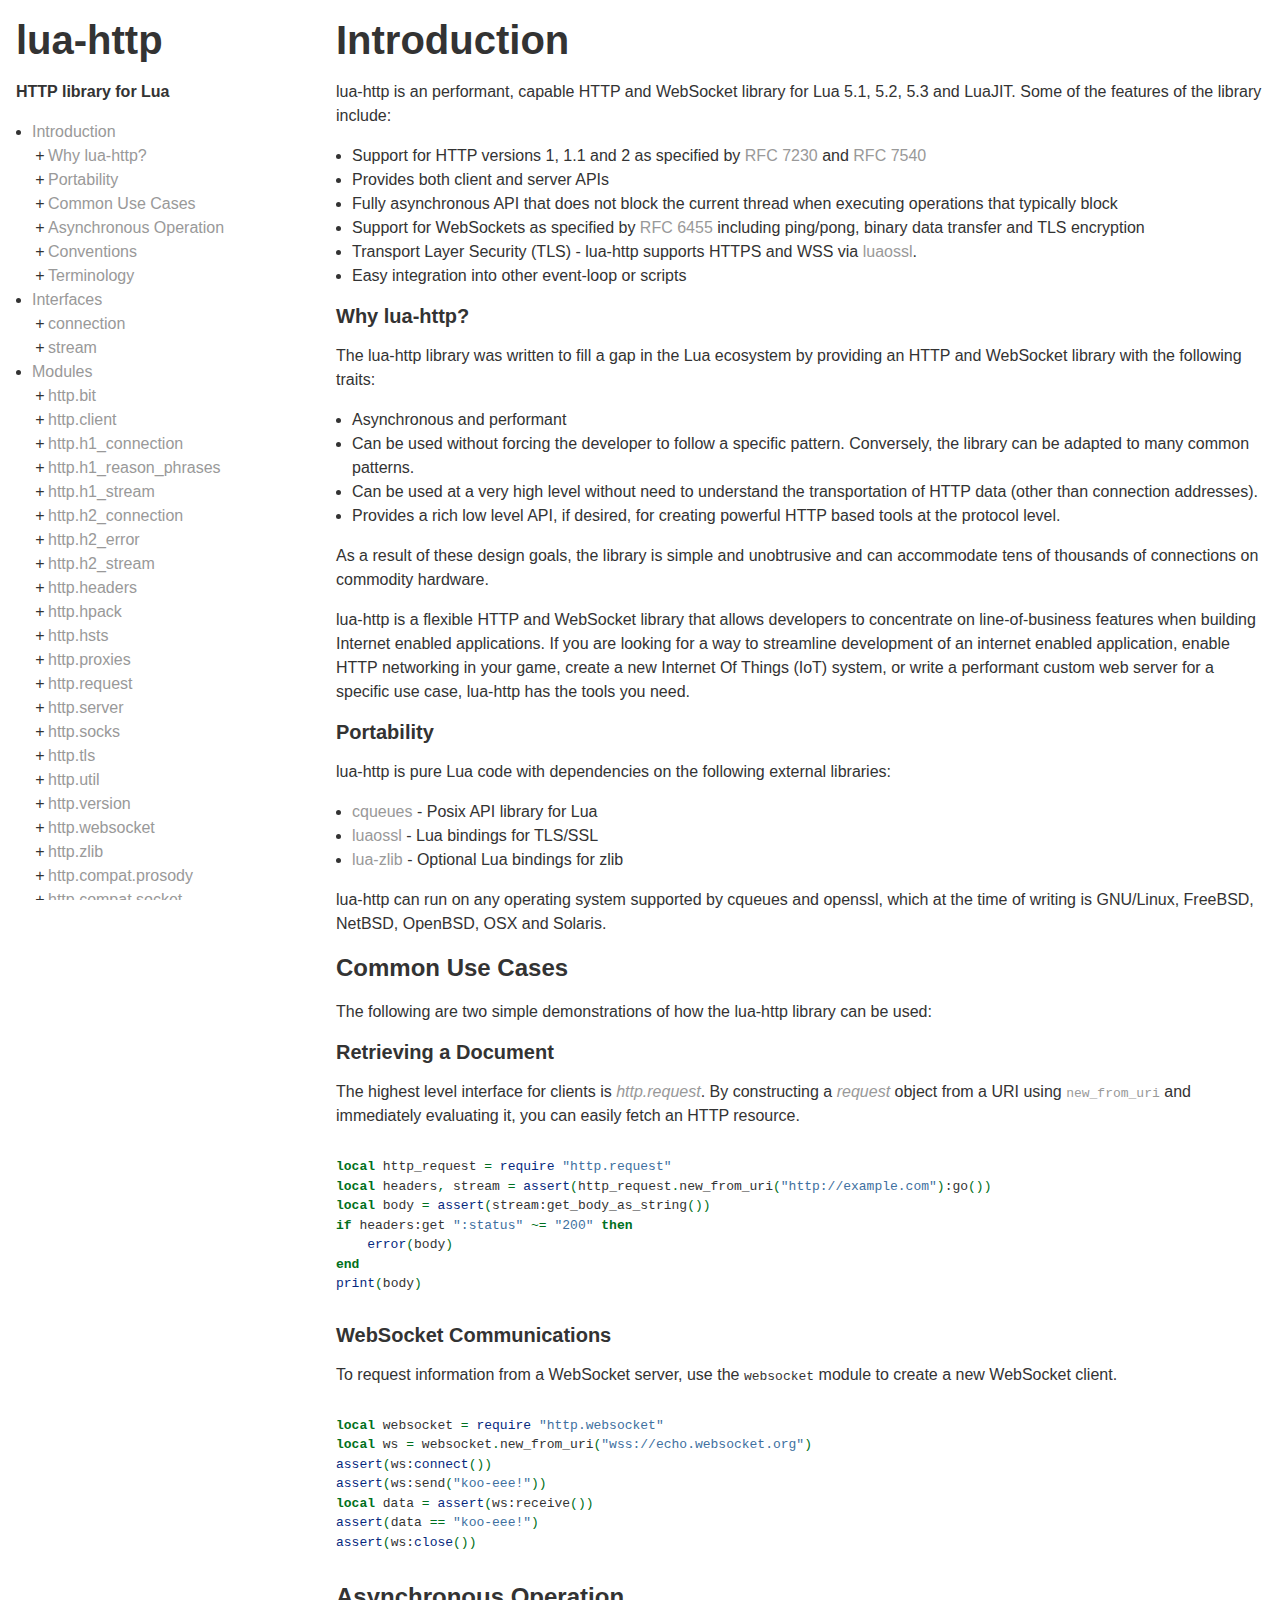
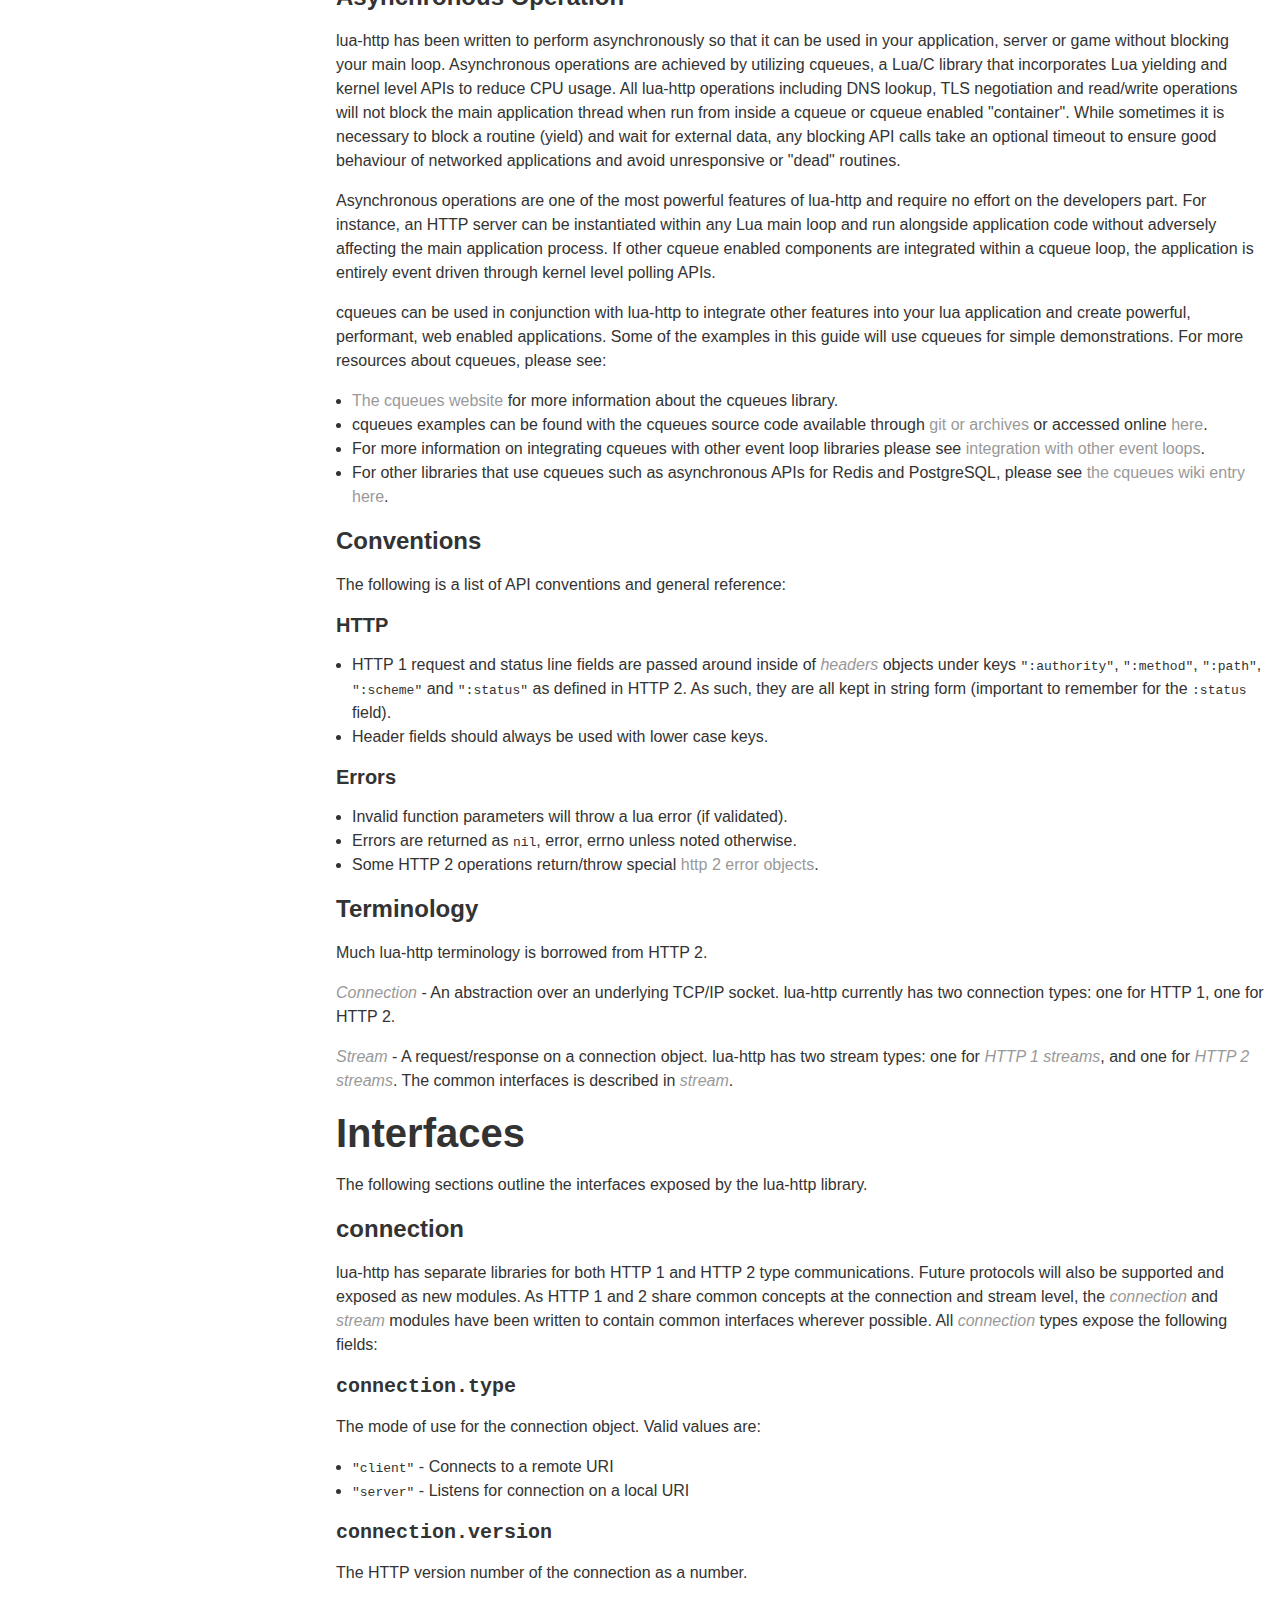
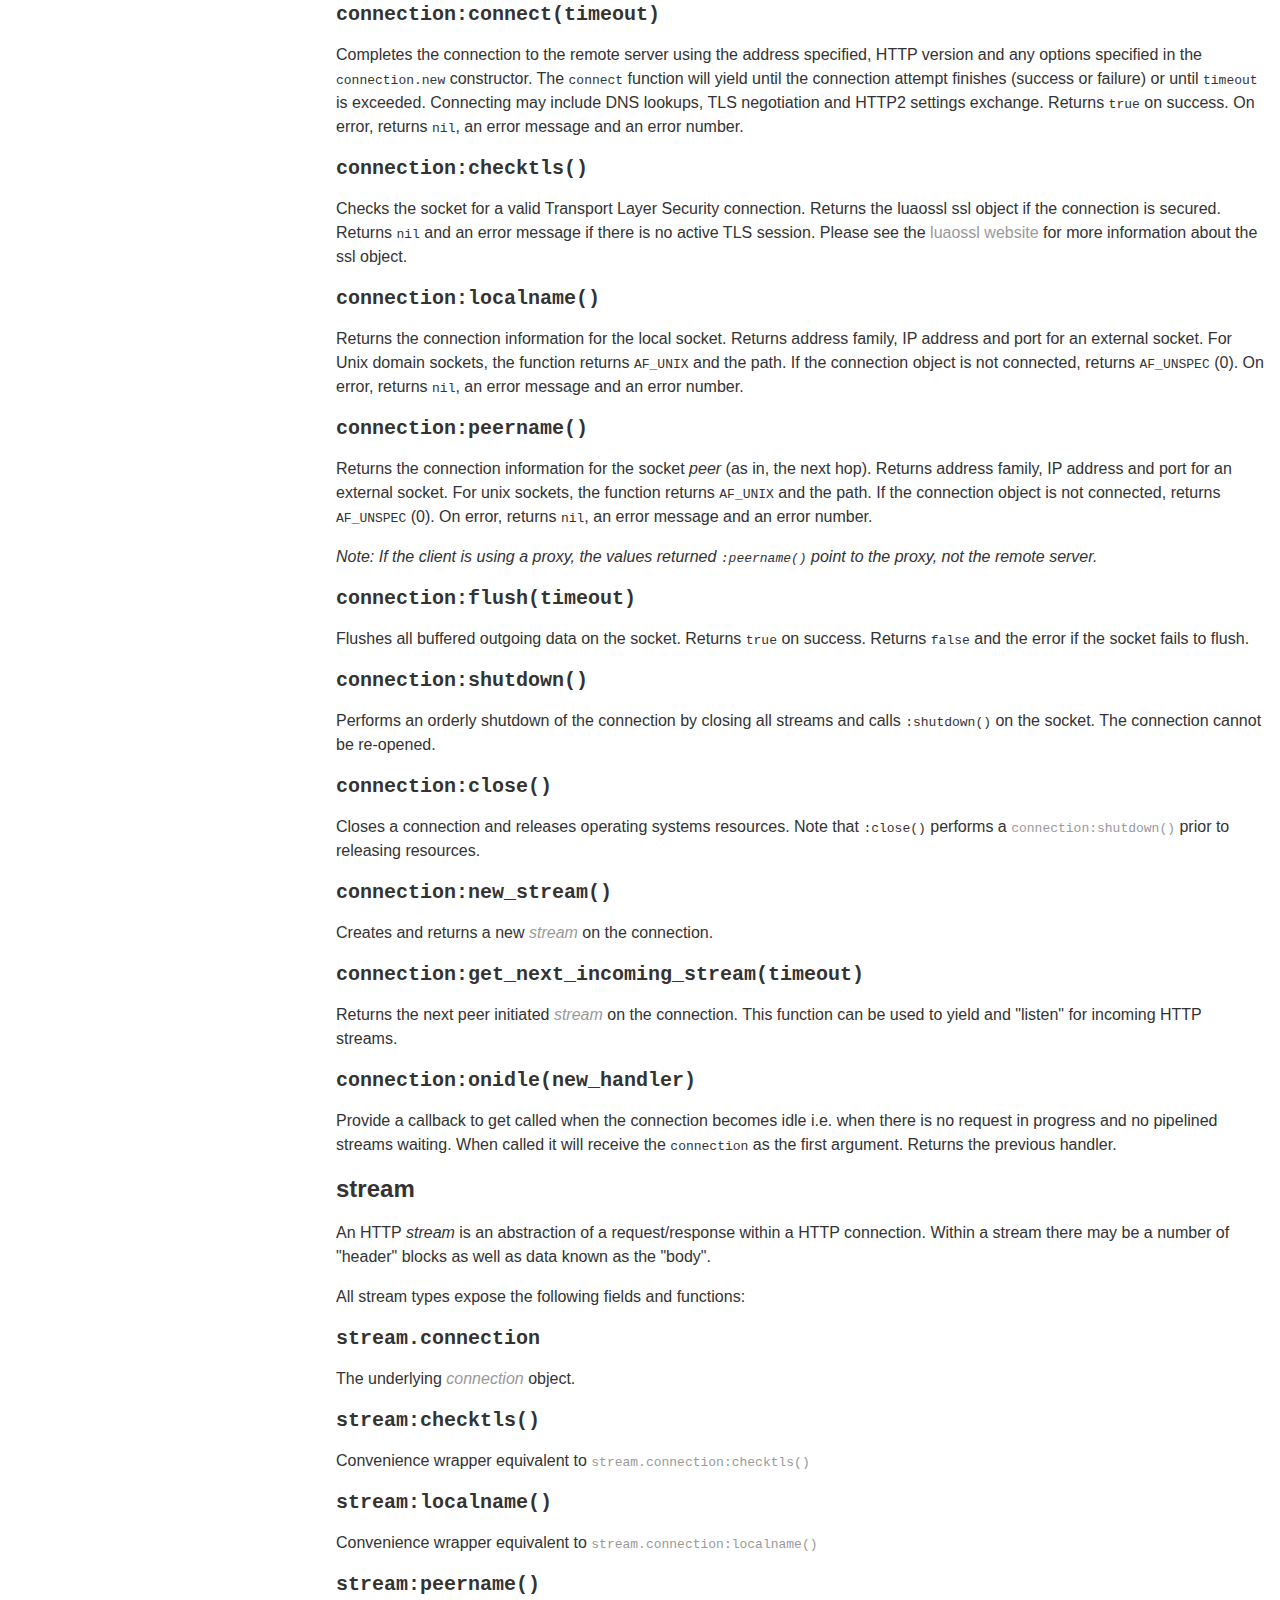
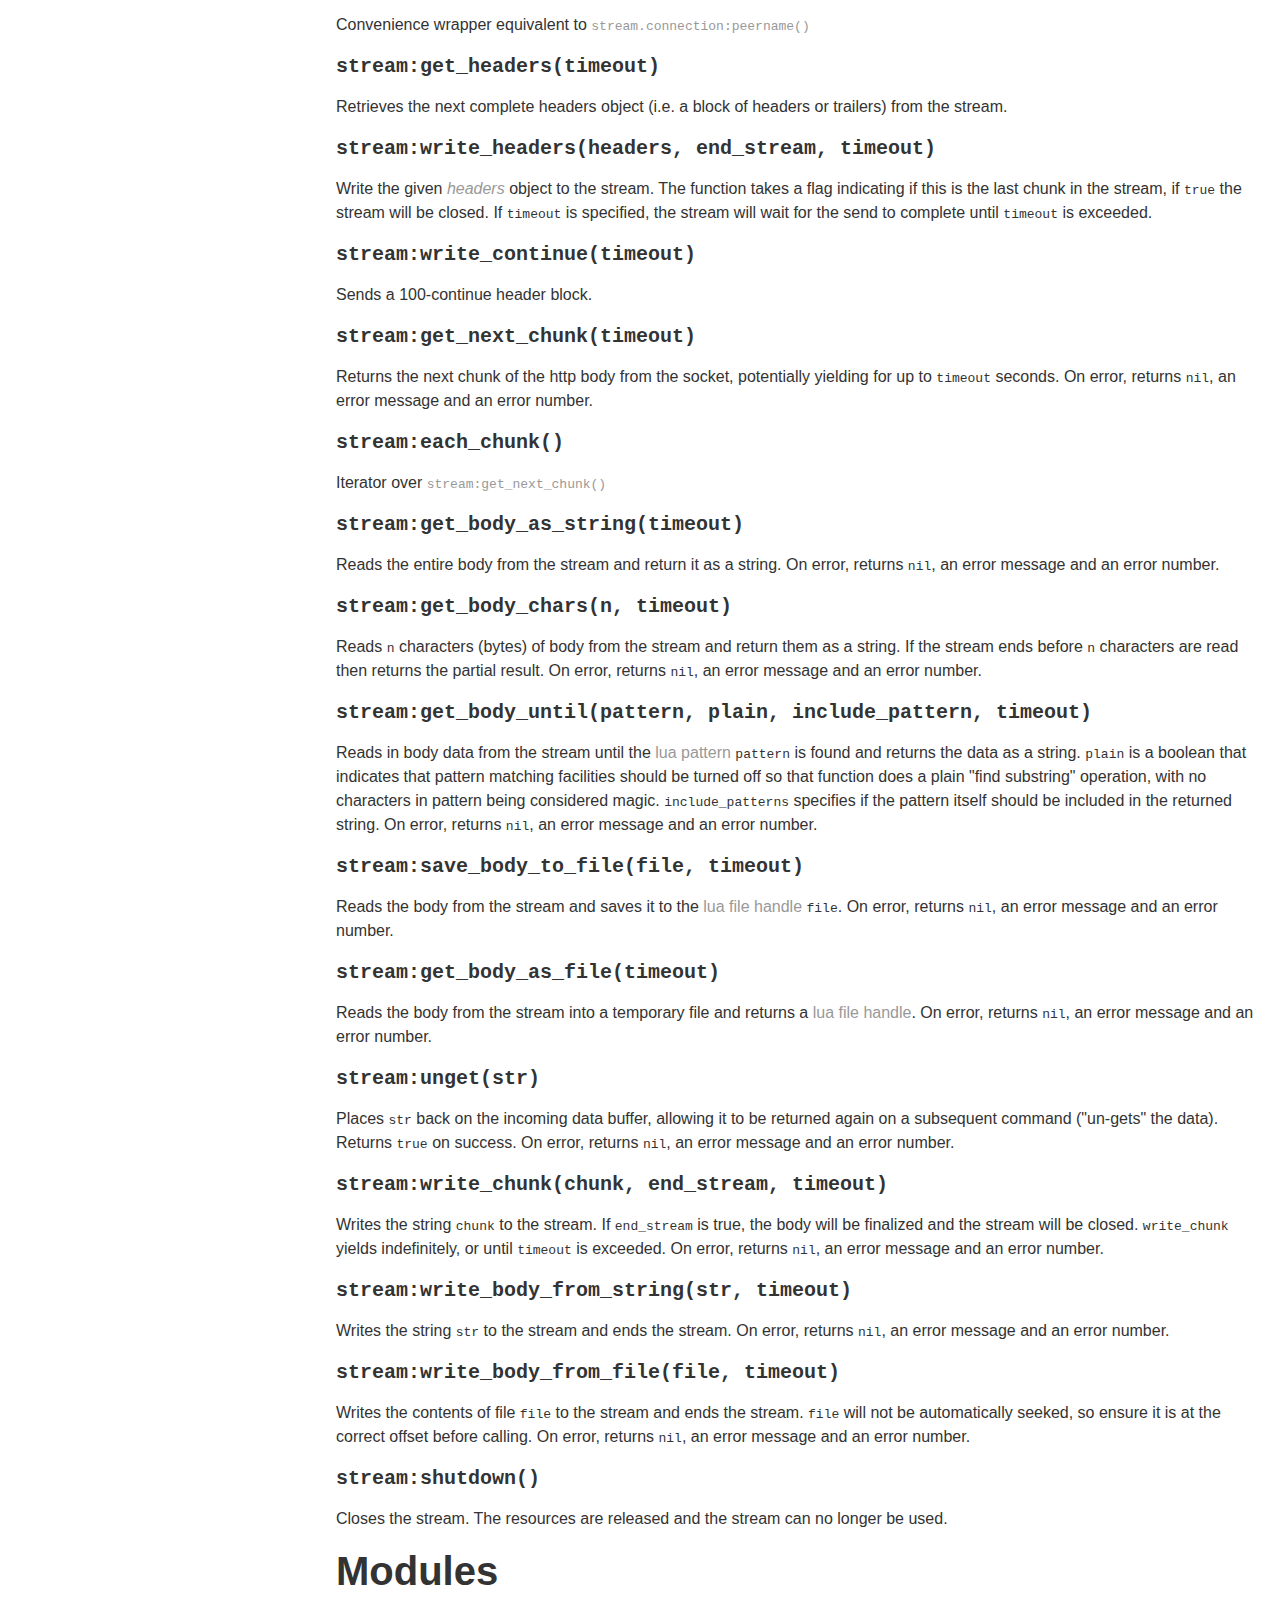
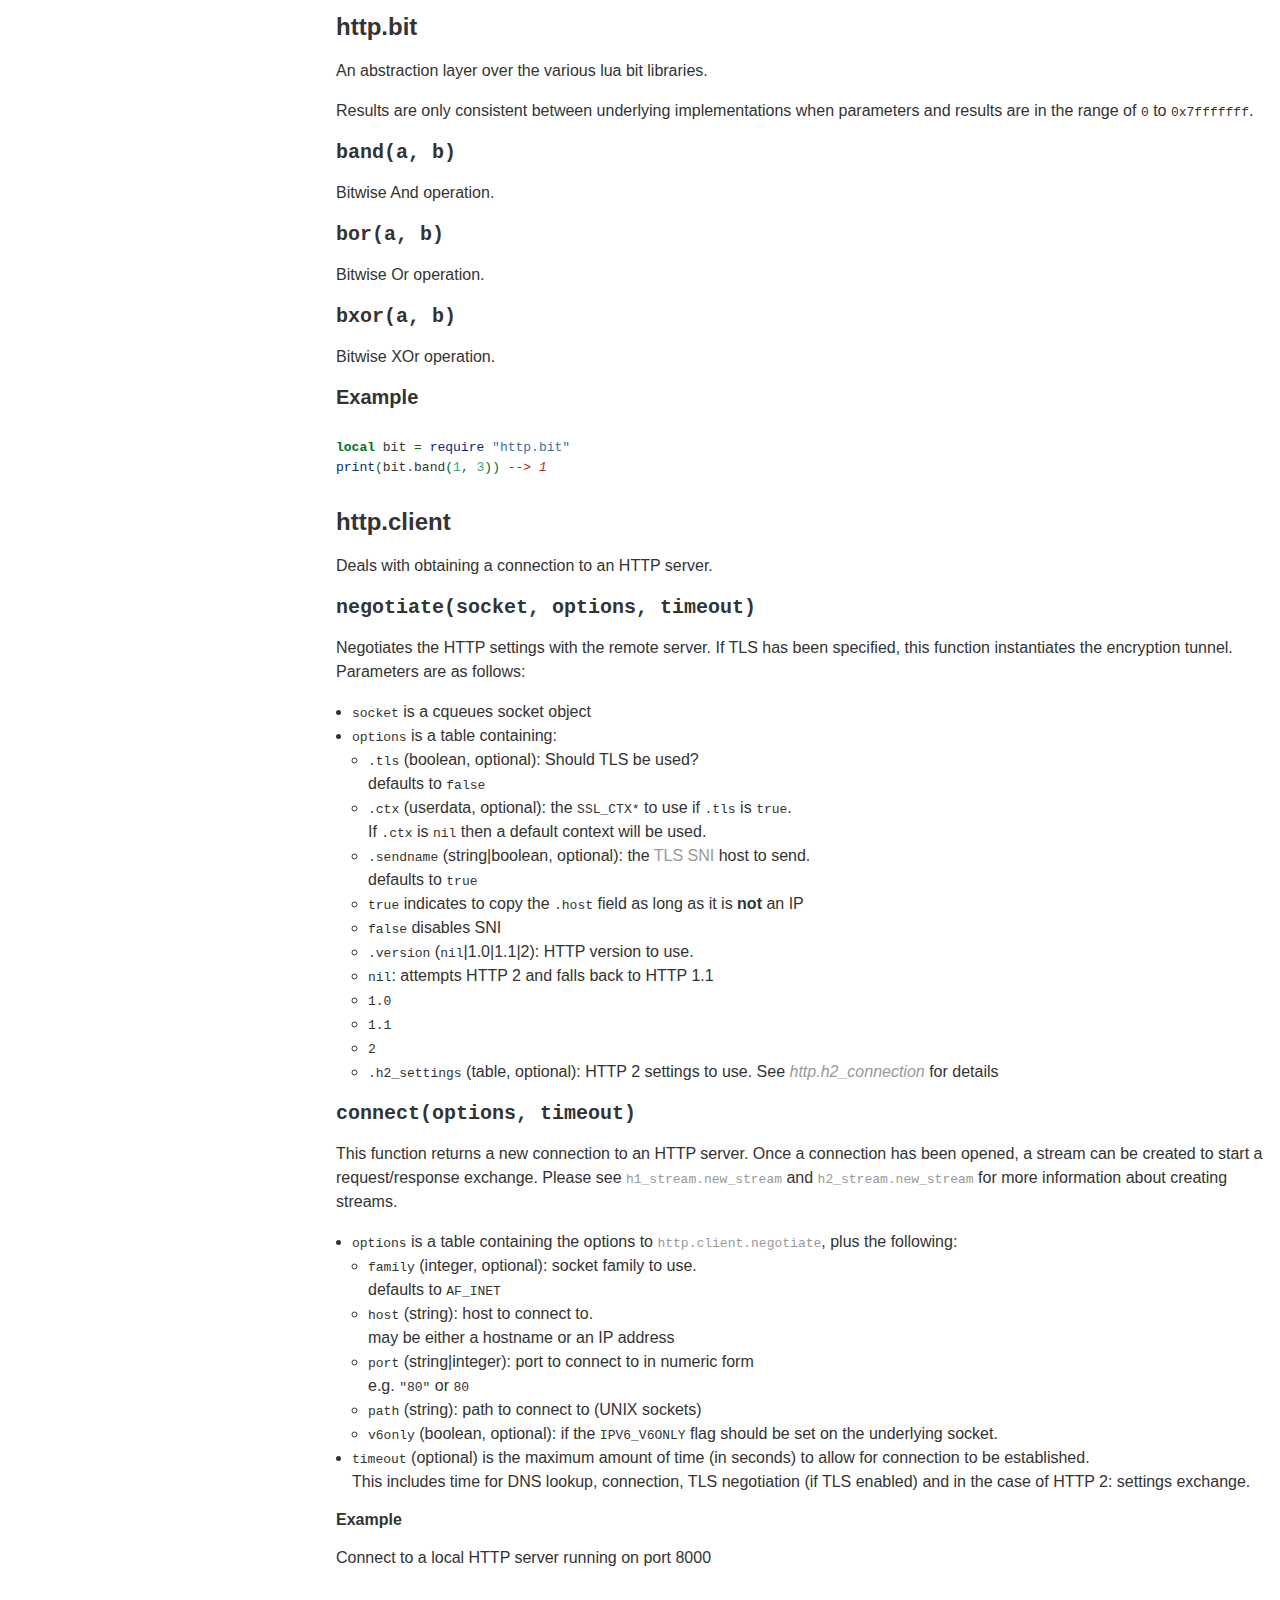
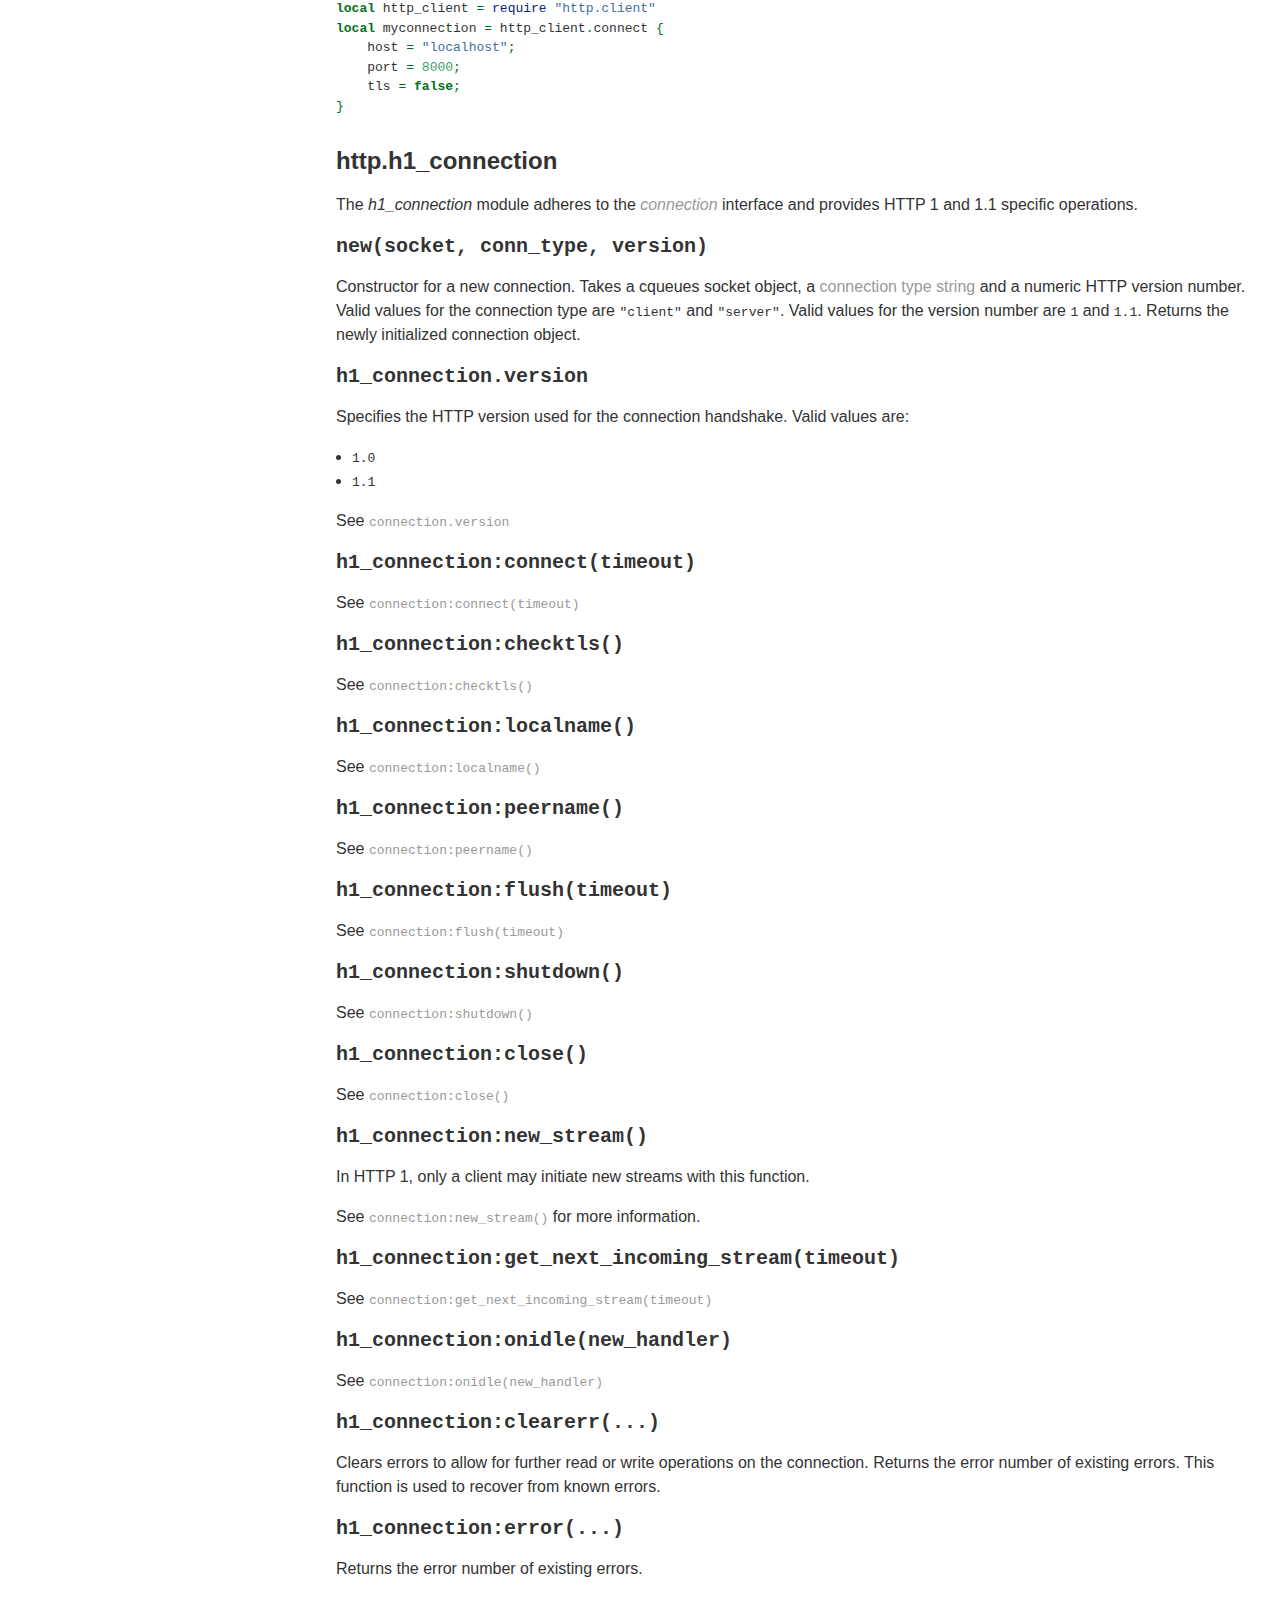
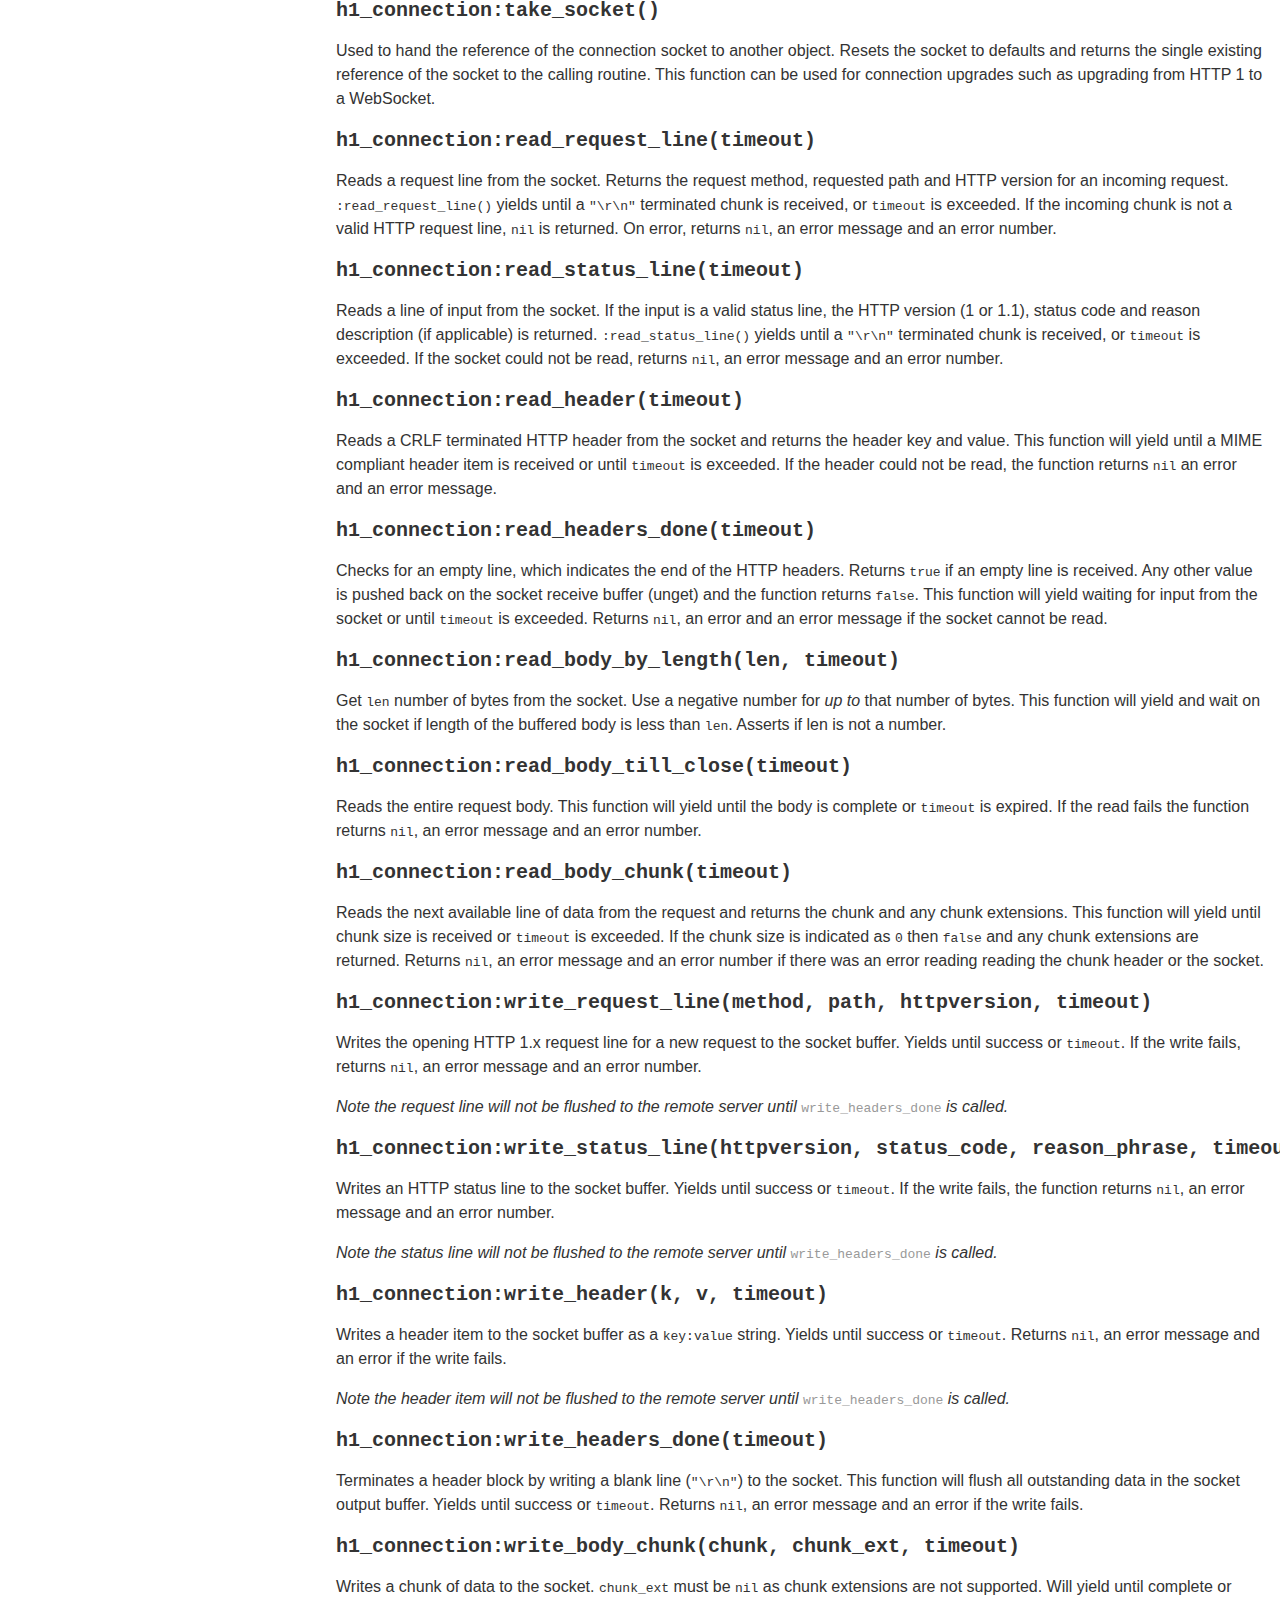
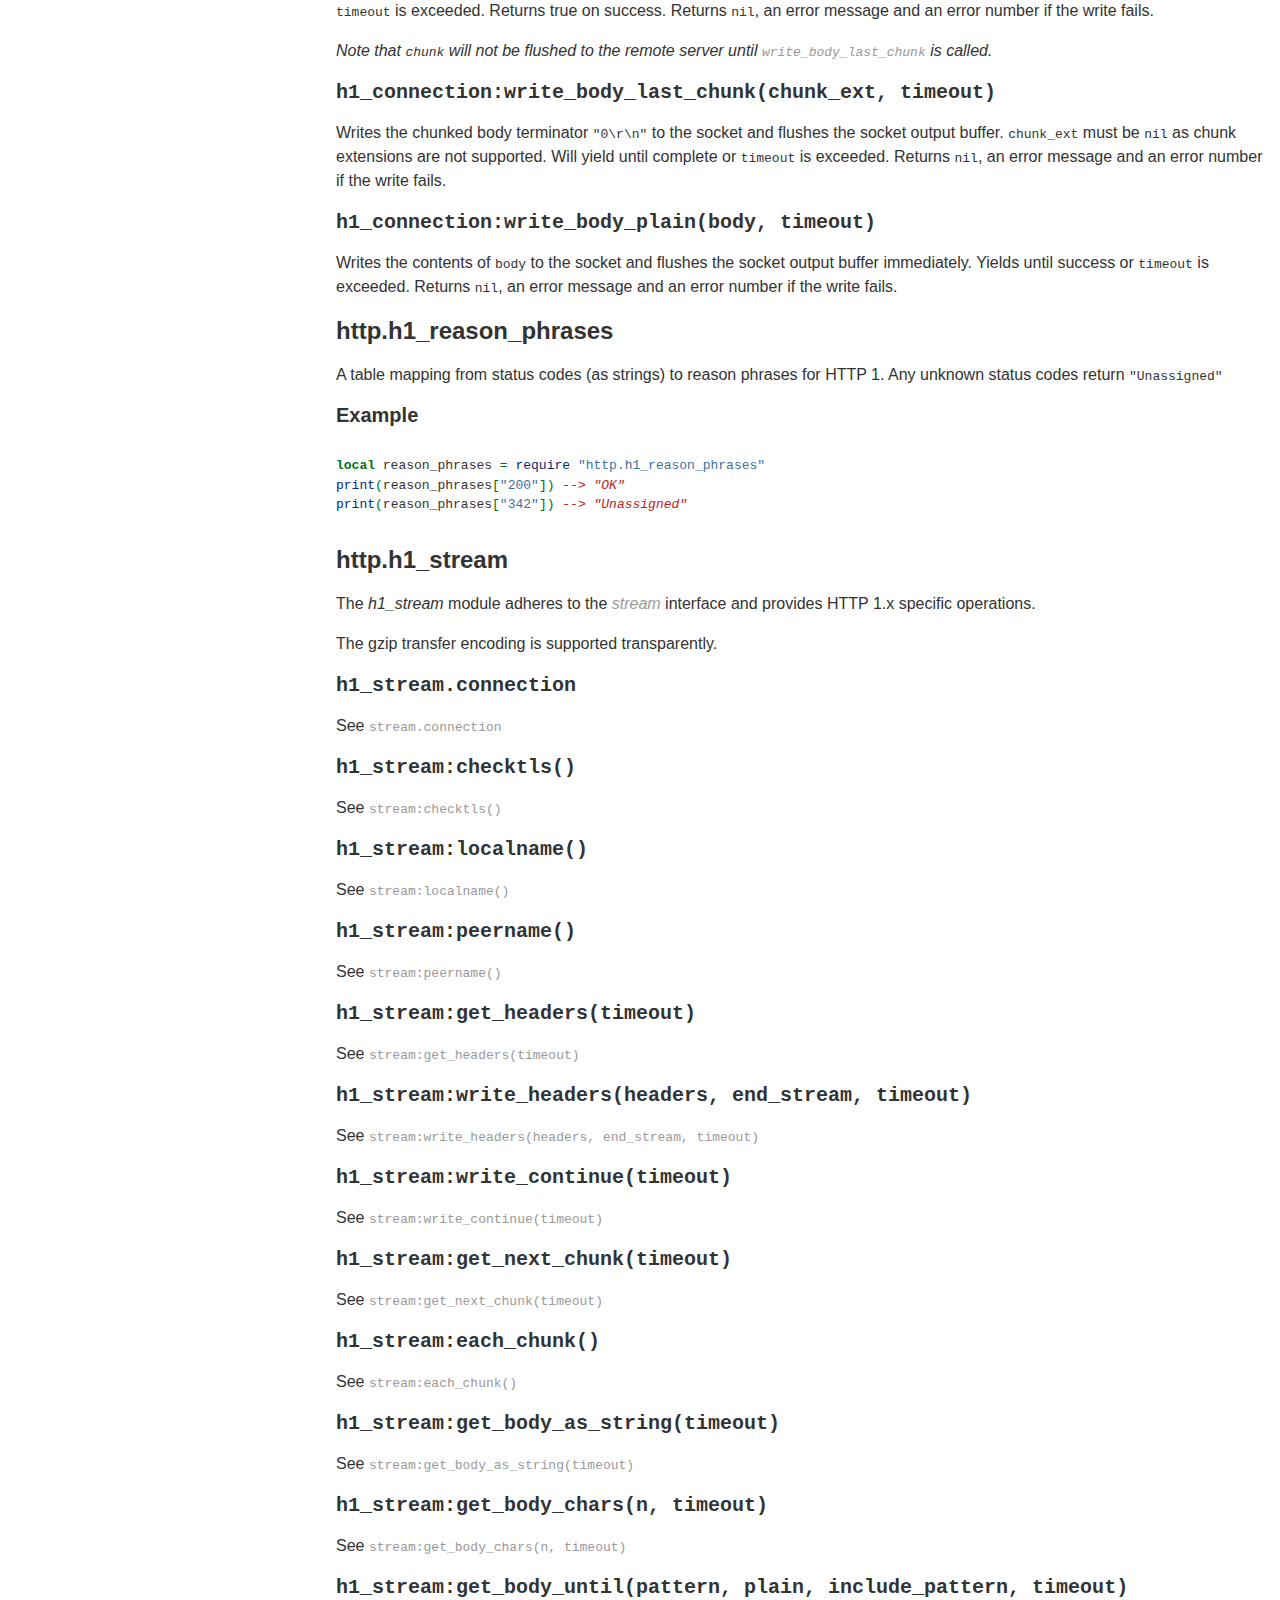
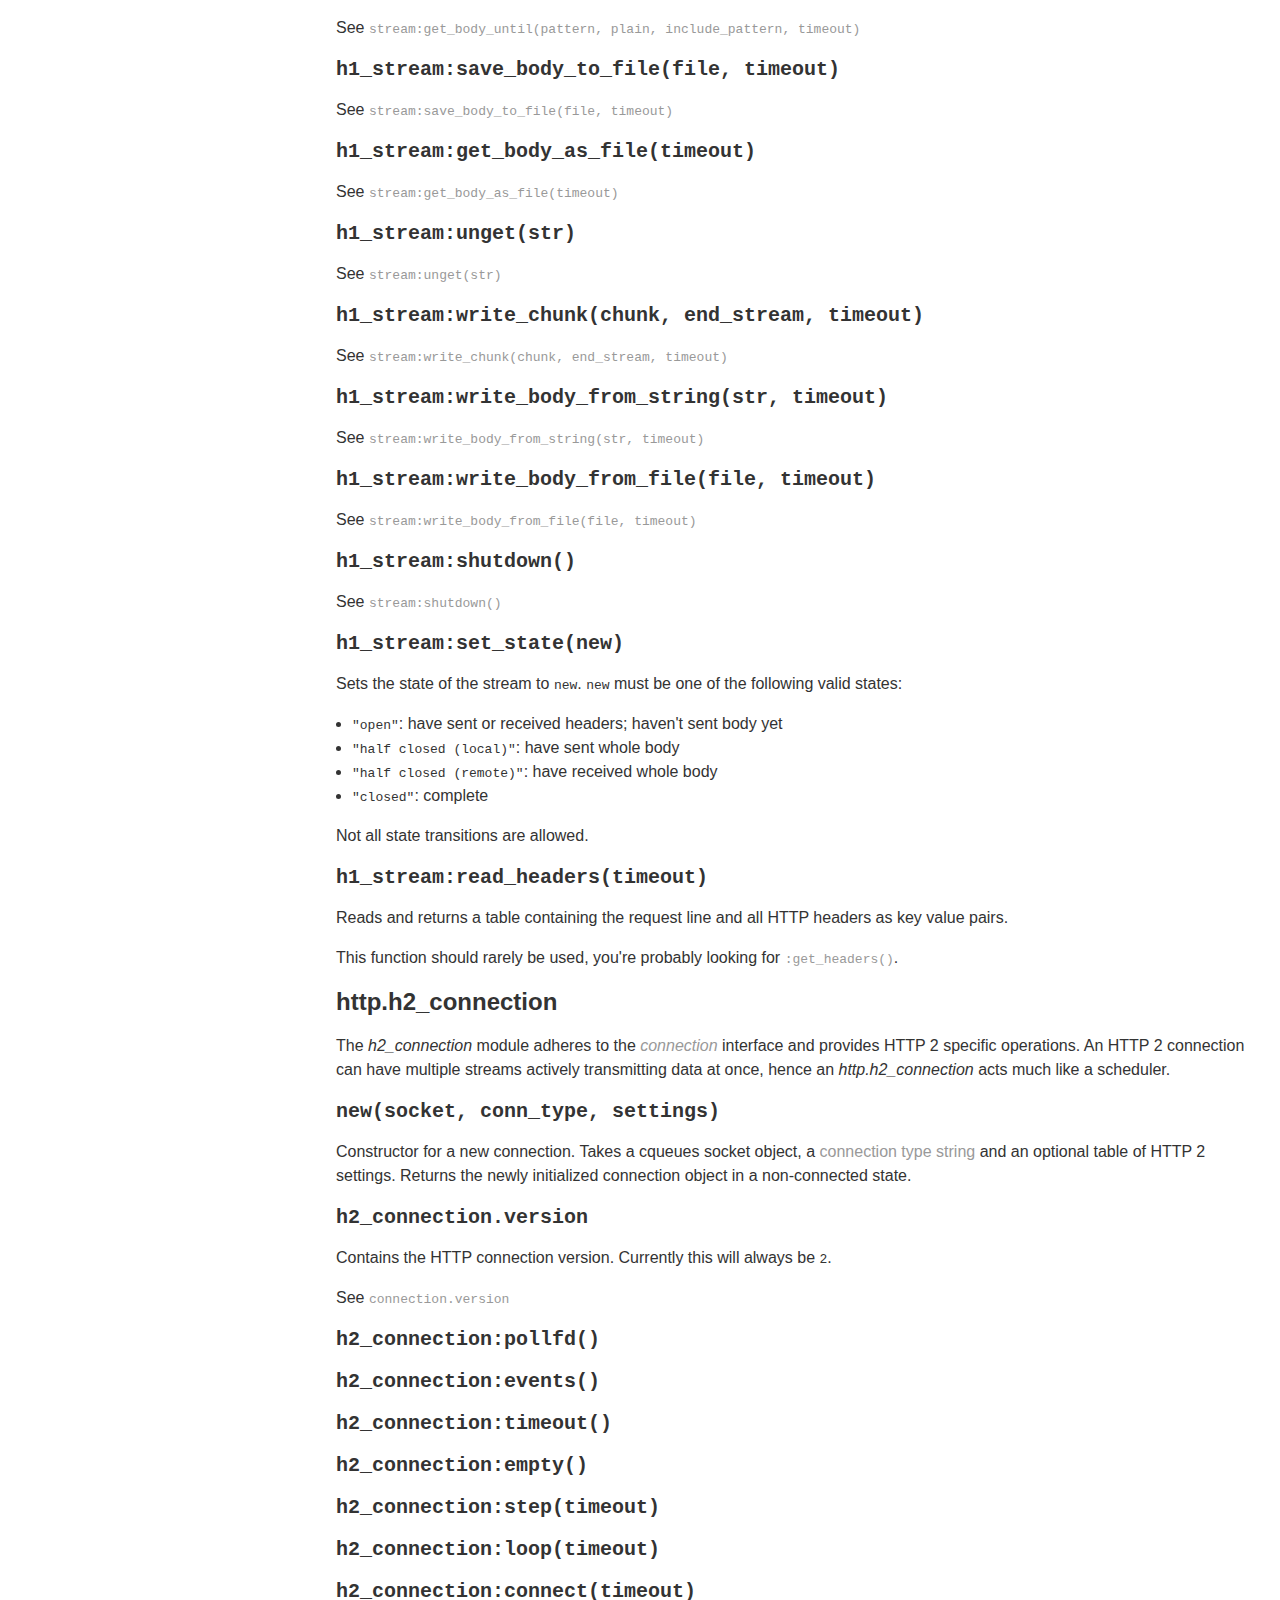
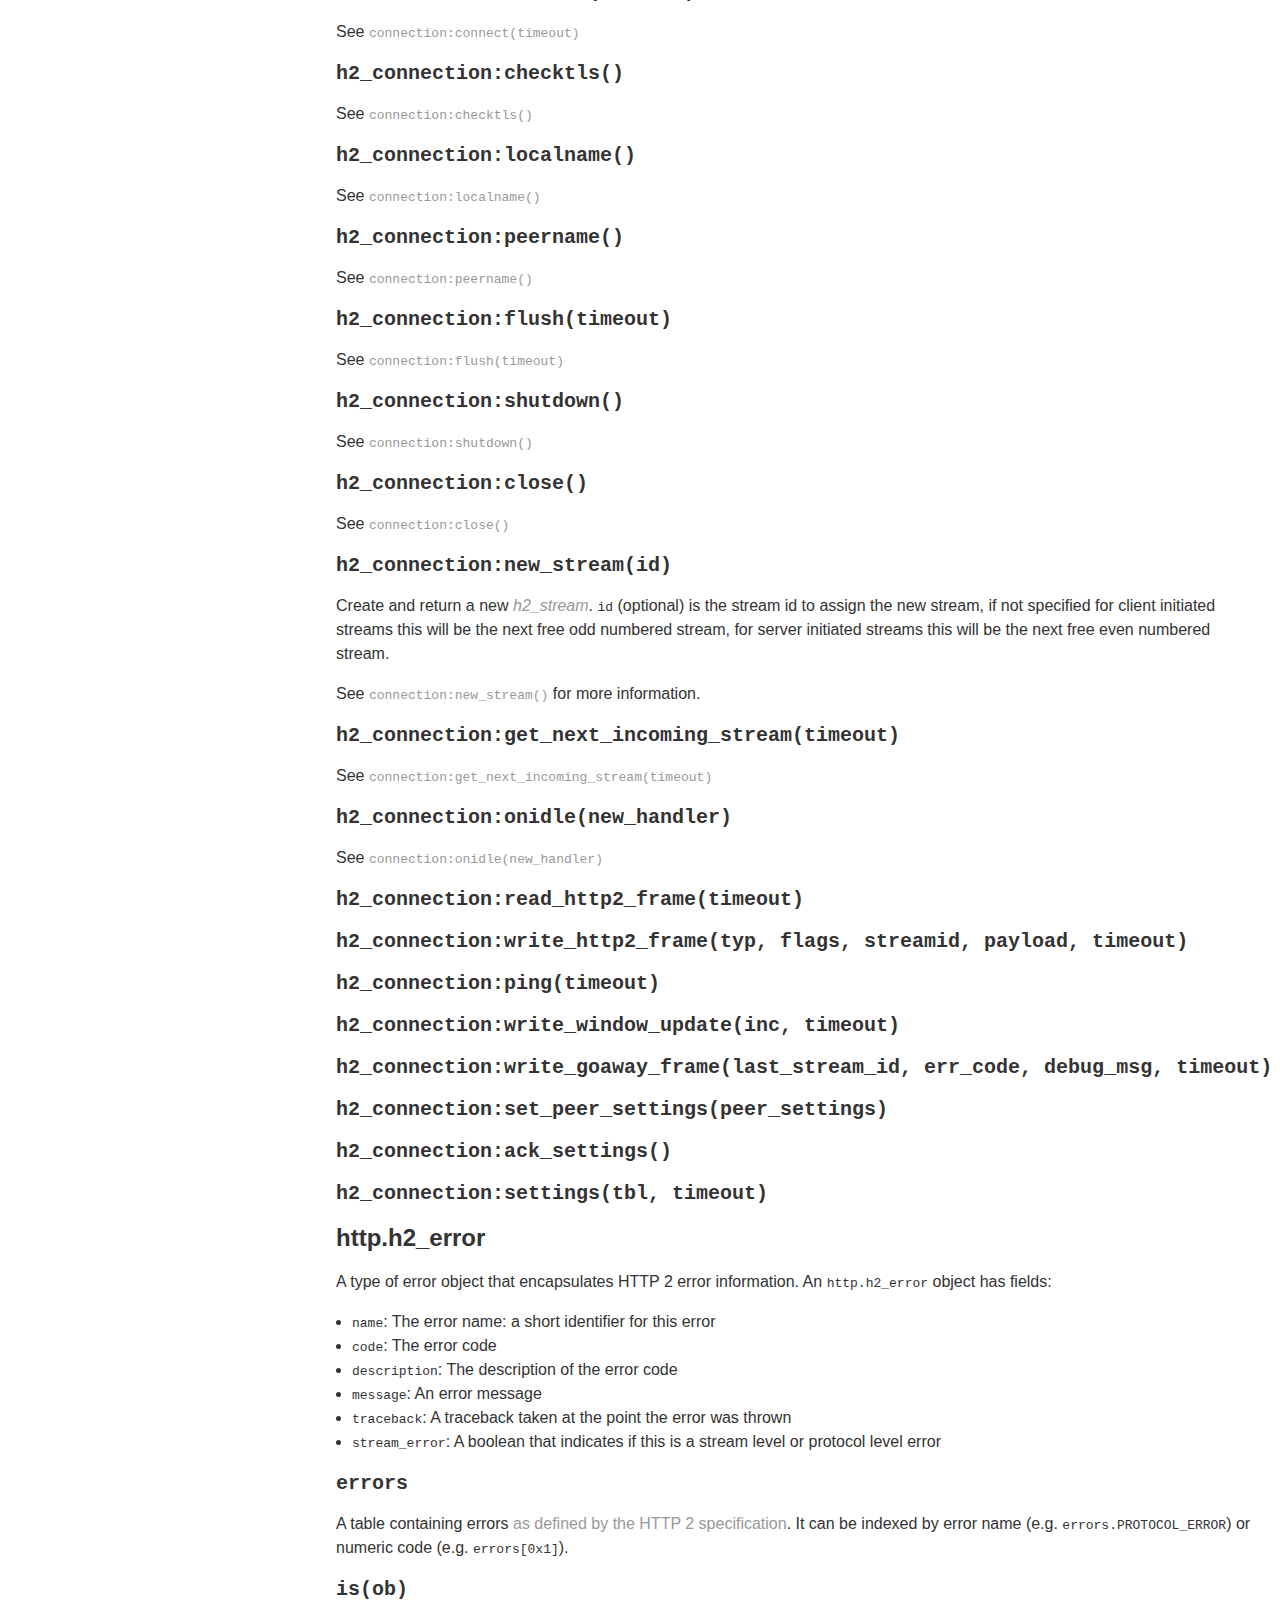
<file: 0.1/index.html>
<!DOCTYPE html>
<html>
<head>
  <meta charset="utf-8">
  <meta name="generator" content="pandoc">
  <meta name="viewport" content="width=device-width, initial-scale=1.0, user-scalable=yes">
  <meta name="author" content="Daurnimator quae@daurnimator.com">
  <title>lua-http</title>
  <style type="text/css">code{white-space: pre;}</style>
  <style type="text/css">
div.sourceCode { overflow-x: auto; }
table.sourceCode, tr.sourceCode, td.lineNumbers, td.sourceCode {
  margin: 0; padding: 0; vertical-align: baseline; border: none; }
table.sourceCode { width: 100%; line-height: 100%; }
td.lineNumbers { text-align: right; padding-right: 4px; padding-left: 4px; color: #aaaaaa; border-right: 1px solid #aaaaaa; }
td.sourceCode { padding-left: 5px; }
code > span.kw { color: #007020; font-weight: bold; } /* Keyword */
code > span.dt { color: #902000; } /* DataType */
code > span.dv { color: #40a070; } /* DecVal */
code > span.bn { color: #40a070; } /* BaseN */
code > span.fl { color: #40a070; } /* Float */
code > span.ch { color: #4070a0; } /* Char */
code > span.st { color: #4070a0; } /* String */
code > span.co { color: #60a0b0; font-style: italic; } /* Comment */
code > span.ot { color: #007020; } /* Other */
code > span.al { color: #ff0000; font-weight: bold; } /* Alert */
code > span.fu { color: #06287e; } /* Function */
code > span.er { color: #ff0000; font-weight: bold; } /* Error */
code > span.wa { color: #60a0b0; font-weight: bold; font-style: italic; } /* Warning */
code > span.cn { color: #880000; } /* Constant */
code > span.sc { color: #4070a0; } /* SpecialChar */
code > span.vs { color: #4070a0; } /* VerbatimString */
code > span.ss { color: #bb6688; } /* SpecialString */
code > span.im { } /* Import */
code > span.va { color: #19177c; } /* Variable */
code > span.cf { color: #007020; font-weight: bold; } /* ControlFlow */
code > span.op { color: #666666; } /* Operator */
code > span.bu { } /* BuiltIn */
code > span.ex { } /* Extension */
code > span.pp { color: #bc7a00; } /* Preprocessor */
code > span.at { color: #7d9029; } /* Attribute */
code > span.do { color: #ba2121; font-style: italic; } /* Documentation */
code > span.an { color: #60a0b0; font-weight: bold; font-style: italic; } /* Annotation */
code > span.cv { color: #60a0b0; font-weight: bold; font-style: italic; } /* CommentVar */
code > span.in { color: #60a0b0; font-weight: bold; font-style: italic; } /* Information */
  </style>
  <link rel="stylesheet" href="../site.css">
  <!--[if lt IE 9]>
    <script src="//cdnjs.cloudflare.com/ajax/libs/html5shiv/3.7.3/html5shiv-printshiv.min.js"></script>
  <![endif]-->
</head>
<body>
<div class="meta">
<header>
<h1 class="title">lua-http</h1>
<h1 class="subtitle">HTTP library for Lua</h1>
<h2 class="author">Daurnimator <a href="mailto:quae@daurnimator.com">quae@daurnimator.com</a></h2>
</header>
<nav id="TOC">
<ul>
<li><a href="#introduction">Introduction</a><ul>
<li><a href="#why-lua-http">Why lua-http?</a></li>
<li><a href="#portability">Portability</a></li>
<li><a href="#common-use-cases">Common Use Cases</a><ul>
<li><a href="#retrieving-a-document">Retrieving a Document</a></li>
<li><a href="#http.websocket-example">WebSocket Communications</a></li>
</ul></li>
<li><a href="#asynchronous-operation">Asynchronous Operation</a></li>
<li><a href="#conventions">Conventions</a><ul>
<li><a href="#http">HTTP</a></li>
<li><a href="#errors">Errors</a></li>
</ul></li>
<li><a href="#terminology">Terminology</a></li>
</ul></li>
<li><a href="#interfaces">Interfaces</a><ul>
<li><a href="#connection">connection</a><ul>
<li><a href="#connection.type"><code>connection.type</code> <!-- --></a></li>
<li><a href="#connection.version"><code>connection.version</code> <!-- --></a></li>
<li><a href="#connection:connect"><code>connection:connect(timeout)</code> <!-- --></a></li>
<li><a href="#connection:checktls"><code>connection:checktls()</code> <!-- --></a></li>
<li><a href="#connection:localname"><code>connection:localname()</code> <!-- --></a></li>
<li><a href="#connection:peername"><code>connection:peername()</code> <!-- --></a></li>
<li><a href="#connection:flush"><code>connection:flush(timeout)</code> <!-- --></a></li>
<li><a href="#connection:shutdown"><code>connection:shutdown()</code> <!-- --></a></li>
<li><a href="#connection:close"><code>connection:close()</code> <!-- --></a></li>
<li><a href="#connection:new_stream"><code>connection:new_stream()</code> <!-- --></a></li>
<li><a href="#connection:get_next_incoming_stream"><code>connection:get_next_incoming_stream(timeout)</code> <!-- --></a></li>
<li><a href="#http.connection:onidle"><code>connection:onidle(new_handler)</code> <!-- --></a></li>
</ul></li>
<li><a href="#stream">stream</a><ul>
<li><a href="#stream.connection"><code>stream.connection</code> <!-- --></a></li>
<li><a href="#stream:checktls"><code>stream:checktls()</code> <!-- --></a></li>
<li><a href="#stream:localname"><code>stream:localname()</code> <!-- --></a></li>
<li><a href="#stream:peername"><code>stream:peername()</code> <!-- --></a></li>
<li><a href="#stream:get_headers"><code>stream:get_headers(timeout)</code> <!-- --></a></li>
<li><a href="#stream:write_headers"><code>stream:write_headers(headers, end_stream, timeout)</code> <!-- --></a></li>
<li><a href="#stream:write_continue"><code>stream:write_continue(timeout)</code> <!-- --></a></li>
<li><a href="#stream:get_next_chunk"><code>stream:get_next_chunk(timeout)</code> <!-- --></a></li>
<li><a href="#stream:each_chunk"><code>stream:each_chunk()</code> <!-- --></a></li>
<li><a href="#stream:get_body_as_string"><code>stream:get_body_as_string(timeout)</code> <!-- --></a></li>
<li><a href="#stream:get_body_chars"><code>stream:get_body_chars(n, timeout)</code> <!-- --></a></li>
<li><a href="#stream:get_body_until"><code>stream:get_body_until(pattern, plain, include_pattern, timeout)</code> <!-- --></a></li>
<li><a href="#stream:save_body_to_file"><code>stream:save_body_to_file(file, timeout)</code> <!-- --></a></li>
<li><a href="#stream:get_body_as_file"><code>stream:get_body_as_file(timeout)</code> <!-- --></a></li>
<li><a href="#stream:unget"><code>stream:unget(str)</code> <!-- --></a></li>
<li><a href="#stream:write_chunk"><code>stream:write_chunk(chunk, end_stream, timeout)</code> <!-- --></a></li>
<li><a href="#stream:write_body_from_string"><code>stream:write_body_from_string(str, timeout)</code> <!-- --></a></li>
<li><a href="#stream:write_body_from_file"><code>stream:write_body_from_file(file, timeout)</code> <!-- --></a></li>
<li><a href="#stream:shutdown"><code>stream:shutdown()</code> <!-- --></a></li>
</ul></li>
</ul></li>
<li><a href="#modules">Modules</a><ul>
<li><a href="#http.bit">http.bit</a><ul>
<li><a href="#http.bit.band"><code>band(a, b)</code> <!-- --></a></li>
<li><a href="#http.bit.bor"><code>bor(a, b)</code> <!-- --></a></li>
<li><a href="#http.bit.bxor"><code>bxor(a, b)</code> <!-- --></a></li>
<li><a href="#http.bit-example">Example</a></li>
</ul></li>
<li><a href="#http.client">http.client</a><ul>
<li><a href="#http.client.negotiate"><code>negotiate(socket, options, timeout)</code> <!-- --></a></li>
<li><a href="#http.client.connect"><code>connect(options, timeout)</code> <!-- --></a></li>
</ul></li>
<li><a href="#http.h1_connection">http.h1_connection</a><ul>
<li><a href="#connection.new"><code>new(socket, conn_type, version)</code> <!-- --></a></li>
<li><a href="#http.h1_connection.version"><code>h1_connection.version</code> <!-- --></a></li>
<li><a href="#http.h1_connection:connect"><code>h1_connection:connect(timeout)</code> <!-- --></a></li>
<li><a href="#http.h1_connection:checktls"><code>h1_connection:checktls()</code> <!-- --></a></li>
<li><a href="#http.h1_connection:localname"><code>h1_connection:localname()</code> <!-- --></a></li>
<li><a href="#http.h1_connection:peername"><code>h1_connection:peername()</code> <!-- --></a></li>
<li><a href="#http.h1_connection:flush"><code>h1_connection:flush(timeout)</code> <!-- --></a></li>
<li><a href="#http.h1_connection:shutdown"><code>h1_connection:shutdown()</code> <!-- --></a></li>
<li><a href="#http.h1_connection:close"><code>h1_connection:close()</code> <!-- --></a></li>
<li><a href="#http.h1_connection:new_stream"><code>h1_connection:new_stream()</code> <!-- --></a></li>
<li><a href="#http.h1_connection:get_next_incoming_stream"><code>h1_connection:get_next_incoming_stream(timeout)</code> <!-- --></a></li>
<li><a href="#http.h1_connection:onidle"><code>h1_connection:onidle(new_handler)</code> <!-- --></a></li>
<li><a href="#http.h1_connection:clearerr"><code>h1_connection:clearerr(...)</code> <!-- --></a></li>
<li><a href="#http.h1_connection:error"><code>h1_connection:error(...)</code> <!-- --></a></li>
<li><a href="#http.h1_connection:take_socket"><code>h1_connection:take_socket()</code> <!-- --></a></li>
<li><a href="#http.h1_connection:read_request_line"><code>h1_connection:read_request_line(timeout)</code> <!-- --></a></li>
<li><a href="#http.h1_connection:read_status_line"><code>h1_connection:read_status_line(timeout)</code> <!-- --></a></li>
<li><a href="#http.h1_connection:read_header"><code>h1_connection:read_header(timeout)</code> <!-- --></a></li>
<li><a href="#http.h1_connection:read_headers_done"><code>h1_connection:read_headers_done(timeout)</code> <!-- --></a></li>
<li><a href="#http.h1_connection:read_body_by_length"><code>h1_connection:read_body_by_length(len, timeout)</code> <!-- --></a></li>
<li><a href="#http.h1_connection:read_body_till_close"><code>h1_connection:read_body_till_close(timeout)</code> <!-- --></a></li>
<li><a href="#http.h1_connection:read_body_chunk"><code>h1_connection:read_body_chunk(timeout)</code> <!-- --></a></li>
<li><a href="#http.h1_connection:write_request_line"><code>h1_connection:write_request_line(method, path, httpversion, timeout)</code> <!-- --></a></li>
<li><a href="#http.h1_connection:write_status_line"><code>h1_connection:write_status_line(httpversion, status_code, reason_phrase, timeout)</code> <!-- --></a></li>
<li><a href="#http.h1_connection:write_header"><code>h1_connection:write_header(k, v, timeout)</code> <!-- --></a></li>
<li><a href="#http.h1_connection:write_headers_done"><code>h1_connection:write_headers_done(timeout)</code> <!-- --></a></li>
<li><a href="#http.h1_connection:write_body_chunk"><code>h1_connection:write_body_chunk(chunk, chunk_ext, timeout)</code> <!-- --></a></li>
<li><a href="#http.h1_connection:write_body_last_chunk"><code>h1_connection:write_body_last_chunk(chunk_ext, timeout)</code> <!-- --></a></li>
<li><a href="#http.h1_connection:write_body_plain"><code>h1_connection:write_body_plain(body, timeout)</code> <!-- --></a></li>
</ul></li>
<li><a href="#http.h1_reason_phrases">http.h1_reason_phrases</a><ul>
<li><a href="#http.h1_reason_phrases-example">Example</a></li>
</ul></li>
<li><a href="#http.h1_stream">http.h1_stream</a><ul>
<li><a href="#h1_stream.connection"><code>h1_stream.connection</code> <!-- --></a></li>
<li><a href="#h1_stream:checktls"><code>h1_stream:checktls()</code> <!-- --></a></li>
<li><a href="#h1_stream:localname"><code>h1_stream:localname()</code> <!-- --></a></li>
<li><a href="#h1_stream:peername"><code>h1_stream:peername()</code> <!-- --></a></li>
<li><a href="#h1_stream:get_headers"><code>h1_stream:get_headers(timeout)</code> <!-- --></a></li>
<li><a href="#h1_stream:write_headers"><code>h1_stream:write_headers(headers, end_stream, timeout)</code> <!-- --></a></li>
<li><a href="#h1_stream:write_continue"><code>h1_stream:write_continue(timeout)</code> <!-- --></a></li>
<li><a href="#h1_stream:get_next_chunk"><code>h1_stream:get_next_chunk(timeout)</code> <!-- --></a></li>
<li><a href="#h1_stream:each_chunk"><code>h1_stream:each_chunk()</code> <!-- --></a></li>
<li><a href="#h1_stream:get_body_as_string"><code>h1_stream:get_body_as_string(timeout)</code> <!-- --></a></li>
<li><a href="#h1_stream:get_body_chars"><code>h1_stream:get_body_chars(n, timeout)</code> <!-- --></a></li>
<li><a href="#h1_stream:get_body_until"><code>h1_stream:get_body_until(pattern, plain, include_pattern, timeout)</code> <!-- --></a></li>
<li><a href="#h1_stream:save_body_to_file"><code>h1_stream:save_body_to_file(file, timeout)</code> <!-- --></a></li>
<li><a href="#h1_stream:get_body_as_file"><code>h1_stream:get_body_as_file(timeout)</code> <!-- --></a></li>
<li><a href="#h1_stream:unget"><code>h1_stream:unget(str)</code> <!-- --></a></li>
<li><a href="#h1_stream:write_chunk"><code>h1_stream:write_chunk(chunk, end_stream, timeout)</code> <!-- --></a></li>
<li><a href="#h1_stream:write_body_from_string"><code>h1_stream:write_body_from_string(str, timeout)</code> <!-- --></a></li>
<li><a href="#h1_stream:write_body_from_file"><code>h1_stream:write_body_from_file(file, timeout)</code> <!-- --></a></li>
<li><a href="#h1_stream:shutdown"><code>h1_stream:shutdown()</code> <!-- --></a></li>
<li><a href="#http.h1_stream:set_state"><code>h1_stream:set_state(new)</code> <!-- --></a></li>
<li><a href="#http.h1_stream:read_headers"><code>h1_stream:read_headers(timeout)</code> <!-- --></a></li>
</ul></li>
<li><a href="#http.h2_connection">http.h2_connection</a><ul>
<li><a href="#http.h2_connection.new"><code>new(socket, conn_type, settings)</code> <!-- --></a></li>
<li><a href="#http.h2_connection.version"><code>h2_connection.version</code> <!-- --></a></li>
<li><a href="#http.h2_connection:pollfd"><code>h2_connection:pollfd()</code> <!-- --></a></li>
<li><a href="#http.h2_connection:events"><code>h2_connection:events()</code> <!-- --></a></li>
<li><a href="#http.h2_connection:timeout"><code>h2_connection:timeout()</code> <!-- --></a></li>
<li><a href="#http.h2_connection:empty"><code>h2_connection:empty()</code> <!-- --></a></li>
<li><a href="#http.h2_connection:step"><code>h2_connection:step(timeout)</code> <!-- --></a></li>
<li><a href="#http.h2_connection:loop"><code>h2_connection:loop(timeout)</code> <!-- --></a></li>
<li><a href="#http.h2_connection:connect"><code>h2_connection:connect(timeout)</code> <!-- --></a></li>
<li><a href="#http.h2_connection:checktls"><code>h2_connection:checktls()</code> <!-- --></a></li>
<li><a href="#http.h2_connection:localname"><code>h2_connection:localname()</code> <!-- --></a></li>
<li><a href="#http.h2_connection:peername"><code>h2_connection:peername()</code> <!-- --></a></li>
<li><a href="#http.h2_connection:flush"><code>h2_connection:flush(timeout)</code> <!-- --></a></li>
<li><a href="#http.h2_connection:shutdown"><code>h2_connection:shutdown()</code> <!-- --></a></li>
<li><a href="#http.h2_connection:close"><code>h2_connection:close()</code> <!-- --></a></li>
<li><a href="#http.h2_connection:new_stream"><code>h2_connection:new_stream(id)</code> <!-- --></a></li>
<li><a href="#http.h2_connection:get_next_incoming_stream"><code>h2_connection:get_next_incoming_stream(timeout)</code> <!-- --></a></li>
<li><a href="#http.h2_connection:onidle"><code>h2_connection:onidle(new_handler)</code> <!-- --></a></li>
<li><a href="#http.h2_connection:read_http2_frame"><code>h2_connection:read_http2_frame(timeout)</code> <!-- --></a></li>
<li><a href="#http.h2_connection:write_http2_frame"><code>h2_connection:write_http2_frame(typ, flags, streamid, payload, timeout)</code> <!-- --></a></li>
<li><a href="#http.h2_connection:ping"><code>h2_connection:ping(timeout)</code> <!-- --></a></li>
<li><a href="#http.h2_connection:write_window_update"><code>h2_connection:write_window_update(inc, timeout)</code> <!-- --></a></li>
<li><a href="#http.h2_connection:write_goaway_frame"><code>h2_connection:write_goaway_frame(last_stream_id, err_code, debug_msg, timeout)</code> <!-- --></a></li>
<li><a href="#http.h2_connection:set_peer_settings"><code>h2_connection:set_peer_settings(peer_settings)</code> <!-- --></a></li>
<li><a href="#http.h2_connection:ack_settings"><code>h2_connection:ack_settings()</code> <!-- --></a></li>
<li><a href="#http.h2_connection:settings"><code>h2_connection:settings(tbl, timeout)</code> <!-- --></a></li>
</ul></li>
<li><a href="#http.h2_error">http.h2_error</a><ul>
<li><a href="#http.h2_error.errors"><code>errors</code> <!-- --></a></li>
<li><a href="#http.h2_error.is"><code>is(ob)</code> <!-- --></a></li>
<li><a href="#http.h2_error:new"><code>h2_error:new(ob)</code> <!-- --></a></li>
<li><a href="#http.h2_error:new_traceback"><code>h2_error:new_traceback(message, stream_error, lvl)</code> <!-- --></a></li>
<li><a href="#http.h2_error:error"><code>h2_error:error(message, stream_error, lvl)</code> <!-- --></a></li>
<li><a href="#http.h2_error:assert"><code>h2_error:assert(cond, ...)</code> <!-- --></a></li>
</ul></li>
<li><a href="#http.h2_stream">http.h2_stream</a><ul>
<li><a href="#h2_stream.connection"><code>h2_stream.connection</code> <!-- --></a></li>
<li><a href="#h2_stream:checktls"><code>h2_stream:checktls()</code> <!-- --></a></li>
<li><a href="#h2_stream:localname"><code>h2_stream:localname()</code> <!-- --></a></li>
<li><a href="#h2_stream:peername"><code>h2_stream:peername()</code> <!-- --></a></li>
<li><a href="#h2_stream:get_headers"><code>h2_stream:get_headers(timeout)</code> <!-- --></a></li>
<li><a href="#h2_stream:write_headers"><code>h2_stream:write_headers(headers, end_stream, timeout)</code> <!-- --></a></li>
<li><a href="#h2_stream:write_continue"><code>h2_stream:write_continue(timeout)</code> <!-- --></a></li>
<li><a href="#h2_stream:get_next_chunk"><code>h2_stream:get_next_chunk(timeout)</code> <!-- --></a></li>
<li><a href="#h2_stream:each_chunk"><code>h2_stream:each_chunk()</code> <!-- --></a></li>
<li><a href="#h2_stream:get_body_as_string"><code>h2_stream:get_body_as_string(timeout)</code> <!-- --></a></li>
<li><a href="#h2_stream:get_body_chars"><code>h2_stream:get_body_chars(n, timeout)</code> <!-- --></a></li>
<li><a href="#h2_stream:get_body_until"><code>h2_stream:get_body_until(pattern, plain, include_pattern, timeout)</code> <!-- --></a></li>
<li><a href="#h2_stream:save_body_to_file"><code>h2_stream:save_body_to_file(file, timeout)</code> <!-- --></a></li>
<li><a href="#h2_stream:get_body_as_file"><code>h2_stream:get_body_as_file(timeout)</code> <!-- --></a></li>
<li><a href="#h2_stream:unget"><code>h2_stream:unget(str)</code> <!-- --></a></li>
<li><a href="#h2_stream:write_chunk"><code>h2_stream:write_chunk(chunk, end_stream, timeout)</code> <!-- --></a></li>
<li><a href="#h2_stream:write_body_from_string"><code>h2_stream:write_body_from_string(str, timeout)</code> <!-- --></a></li>
<li><a href="#h2_stream:write_body_from_file"><code>h2_stream:write_body_from_file(file, timeout)</code> <!-- --></a></li>
<li><a href="#h2_stream:shutdown"><code>h2_stream:shutdown()</code> <!-- --></a></li>
<li><a href="#http.h2_stream:set_state"><code>h2_stream:set_state(new)</code> <!-- --></a></li>
<li><a href="#http.h2_stream:reprioritise"><code>h2_stream:reprioritise(child, exclusive)</code> <!-- --></a></li>
<li><a href="#http.h2_stream:write_http2_frame"><code>h2_stream:write_http2_frame(typ, flags, payload, timeout)</code> <!-- --></a></li>
<li><a href="#http.h2_stream:write_data_frame"><code>h2_stream:write_data_frame(payload, end_stream, padded, timeout)</code> <!-- --></a></li>
<li><a href="#http.h2_stream:write_headers_frame"><code>h2_stream:write_headers_frame(payload, end_stream, end_headers, padded, exclusive, stream_dep, weight, timeout)</code> <!-- --></a></li>
<li><a href="#http.h2_stream:write_priority_frame"><code>h2_stream:write_priority_frame(exclusive, stream_dep, weight, timeout)</code> <!-- --></a></li>
<li><a href="#http.h2_stream:write_rst_stream"><code>h2_stream:write_rst_stream(err_code, timeout)</code> <!-- --></a></li>
<li><a href="#http.h2_stream:write_settings_frame"><code>h2_stream:write_settings_frame(ACK, settings, timeout)</code> <!-- --></a></li>
<li><a href="#http.h2_stream:write_push_promise_frame"><code>h2_stream:write_push_promise_frame(promised_stream_id, payload, end_headers, padded, timeout)</code> <!-- --></a></li>
<li><a href="#http.h2_stream:push_promise"><code>h2_stream:push_promise(headers, timeout)</code> <!-- --></a></li>
<li><a href="#http.h2_stream:write_ping_frame"><code>h2_stream:write_ping_frame(ACK, payload, timeout)</code> <!-- --></a></li>
<li><a href="#http.h2_stream:write_goaway_frame"><code>h2_stream:write_goaway_frame(last_streamid, err_code, debug_msg, timeout)</code> <!-- --></a></li>
<li><a href="#http.h2_stream:write_window_update_frame"><code>h2_stream:write_window_update_frame(inc, timeout)</code> <!-- --></a></li>
<li><a href="#http.h2_stream:write_window_update"><code>h2_stream:write_window_update(inc, timeout)</code> <!-- --></a></li>
<li><a href="#http.h2_stream:write_continuation_frame"><code>h2_stream:write_continuation_frame(payload, end_headers, timeout)</code> <!-- --></a></li>
</ul></li>
<li><a href="#http.headers">http.headers</a><ul>
<li><a href="#http.headers.new"><code>new()</code> <!-- --></a></li>
<li><a href="#http.headers:len"><code>headers:len()</code> <!-- --></a></li>
<li><a href="#http.headers:clone"><code>headers:clone()</code> <!-- --></a></li>
<li><a href="#http.headers:append"><code>headers:append(name, value, never_index)</code> <!-- --></a></li>
<li><a href="#http.headers:each"><code>headers:each()</code> <!-- --></a></li>
<li><a href="#http.headers:has"><code>headers:has(name)</code> <!-- --></a></li>
<li><a href="#http.headers:delete"><code>headers:delete(name)</code> <!-- --></a></li>
<li><a href="#http.headers:geti"><code>headers:geti(i)</code> <!-- --></a></li>
<li><a href="#http.headers:get_as_sequence"><code>headers:get_as_sequence(name)</code> <!-- --></a></li>
<li><a href="#http.headers:get"><code>headers:get(name)</code> <!-- --></a></li>
<li><a href="#http.headers:get_comma_separated"><code>headers:get_comma_separated(name)</code> <!-- --></a></li>
<li><a href="#http.headers:modifyi"><code>headers:modifyi(i, value, never_index)</code> <!-- --></a></li>
<li><a href="#http.headers:upsert"><code>headers:upsert(name, value, never_index)</code> <!-- --></a></li>
<li><a href="#http.headers:sort"><code>headers:sort()</code> <!-- --></a></li>
<li><a href="#http.headers:dump"><code>headers:dump(file, prefix)</code> <!-- --></a></li>
</ul></li>
<li><a href="#http.hpack">http.hpack</a><ul>
<li><a href="#http.hpack.new"><code>new(SETTINGS_HEADER_TABLE_SIZE)</code> <!-- --></a></li>
<li><a href="#http.hpack:append_data"><code>hpack_context:append_data(val)</code> <!-- --></a></li>
<li><a href="#http.hpack:render_data"><code>hpack_context:render_data()</code> <!-- --></a></li>
<li><a href="#http.hpack:clear_data"><code>hpack_context:clear_data()</code> <!-- --></a></li>
<li><a href="#http.hpack:evict_from_dynamic_table"><code>hpack_context:evict_from_dynamic_table()</code> <!-- --></a></li>
<li><a href="#http.hpack:dynamic_table_tostring"><code>hpack_context:dynamic_table_tostring()</code> <!-- --></a></li>
<li><a href="#http.hpack:set_max_dynamic_table_size"><code>hpack_context:set_max_dynamic_table_size(SETTINGS_HEADER_TABLE_SIZE)</code> <!-- --></a></li>
<li><a href="#http.hpack:encode_max_size"><code>hpack_context:encode_max_size(val)</code> <!-- --></a></li>
<li><a href="#http.hpack:resize_dynamic_table"><code>hpack_context:resize_dynamic_table(new_size)</code> <!-- --></a></li>
<li><a href="#http.hpack:add_to_dynamic_table"><code>hpack_context:add_to_dynamic_table(name, value, k)</code> <!-- --></a></li>
<li><a href="#http.hpack:dynamic_table_id_to_index"><code>hpack_context:dynamic_table_id_to_index(id)</code> <!-- --></a></li>
<li><a href="#http.hpack:lookup_pair_index"><code>hpack_context:lookup_pair_index(k)</code> <!-- --></a></li>
<li><a href="#http.hpack:lookup_name_index"><code>hpack_context:lookup_name_index(name)</code> <!-- --></a></li>
<li><a href="#http.hpack:lookup_index"><code>hpack_context:lookup_index(index, allow_single)</code> <!-- --></a></li>
<li><a href="#http.hpack:add_header_indexed"><code>hpack_context:add_header_indexed(name, value, huffman)</code> <!-- --></a></li>
<li><a href="#http.hpack:add_header_never_indexed"><code>hpack_context:add_header_never_indexed(name, value, huffman)</code> <!-- --></a></li>
<li><a href="#http.hpack:encode_headers"><code>hpack_context:encode_headers(headers)</code> <!-- --></a></li>
<li><a href="#http.hpack:decode_headers"><code>hpack_context:decode_headers(payload, header_list, pos)</code> <!-- --></a></li>
</ul></li>
<li><a href="#http.hsts">http.hsts</a><ul>
<li><a href="#http.hsts.new_store"><code>new_store()</code> <!-- --></a></li>
<li><a href="#http.hsts:clone"><code>hsts_store:clone()</code> <!-- --></a></li>
<li><a href="#http.hsts:store"><code>hsts_store:store(host, directives)</code> <!-- --></a></li>
<li><a href="#http.hsts:check"><code>hsts_store:check(host)</code> <!-- --></a></li>
<li><a href="#http.hsts:clean"><code>hsts_store:clean()</code> <!-- --></a></li>
</ul></li>
<li><a href="#http.proxies">http.proxies</a><ul>
<li><a href="#http.proxies.new"><code>new()</code> <!-- --></a></li>
<li><a href="#http.proxies:update"><code>proxies:update(getenv)</code> <!-- --></a></li>
<li><a href="#http.proxies:choose"><code>proxies:choose(scheme, host)</code> <!-- --></a></li>
</ul></li>
<li><a href="#http.request">http.request</a><ul>
<li><a href="#http.request.new_from_uri"><code>new_from_uri(uri)</code> <!-- --></a></li>
<li><a href="#http.request.new_connect"><code>new_connect(uri, connect_authority)</code> <!-- --></a></li>
<li><a href="#http.request.host"><code>request.host</code> <!-- --></a></li>
<li><a href="#http.request.port"><code>request.port</code> <!-- --></a></li>
<li><a href="#http.request.tls"><code>request.tls</code> <!-- --></a></li>
<li><a href="#http.request.ctx"><code>request.ctx</code> <!-- --></a></li>
<li><a href="#http.request.sendname"><code>request.sendname</code> <!-- --></a></li>
<li><a href="#http.request.version"><code>request.version</code> <!-- --></a></li>
<li><a href="#http.request.proxy"><code>request.proxy</code> <!-- --></a></li>
<li><a href="#http.request.headers"><code>request.headers</code> <!-- --></a></li>
<li><a href="#http.request.follow_redirects"><code>request.follow_redirects</code> <!-- --></a></li>
<li><a href="#http.request.expect_100_timeout"><code>request.expect_100_timeout</code> <!-- --></a></li>
<li><a href="#http.request.max_redirects"><code>request.max_redirects</code> <!-- --></a></li>
<li><a href="#http.request.post301"><code>request.post301</code> <!-- --></a></li>
<li><a href="#http.request.post302"><code>request.post302</code> <!-- --></a></li>
<li><a href="#http.request:clone"><code>request:clone()</code> <!-- --></a></li>
<li><a href="#http.request:handle_redirect"><code>request:handle_redirect(headers)</code> <!-- --></a></li>
<li><a href="#http.request:to_uri"><code>request:to_uri(with_userinfo)</code> <!-- --></a></li>
<li><a href="#http.request:set_body"><code>request:set_body(body)</code> <!-- --></a></li>
<li><a href="#http.request:timeout"><code>request:go(timeout)</code> <!-- --></a></li>
</ul></li>
<li><a href="#http.server">http.server</a><ul>
<li><a href="#http.server.new"><code>new(options)</code> <!-- --></a></li>
<li><a href="#http.server.listen"><code>listen(options)</code> <!-- --></a></li>
<li><a href="#http.server:onerror"><code>server:onerror(new_handler)</code> <!-- --></a></li>
<li><a href="#http.server:listen"><code>server:listen(timeout)</code> <!-- --></a></li>
<li><a href="#http.server:localname"><code>server:localname()</code> <!-- --></a></li>
<li><a href="#http.server:pause"><code>server:pause()</code> <!-- --></a></li>
<li><a href="#http.server:resume"><code>server:resume()</code> <!-- --></a></li>
<li><a href="#http.server:close"><code>server:close()</code> <!-- --></a></li>
<li><a href="#http.server:pollfd"><code>server:pollfd()</code> <!-- --></a></li>
<li><a href="#http.server:events"><code>server:events()</code> <!-- --></a></li>
<li><a href="#http.server:timeout"><code>server:timeout()</code> <!-- --></a></li>
<li><a href="#http.server:empty"><code>server:empty()</code> <!-- --></a></li>
<li><a href="#http.server:step"><code>server:step(timeout)</code> <!-- --></a></li>
<li><a href="#http.server:loop"><code>server:loop(timeout)</code> <!-- --></a></li>
<li><a href="#http.server:add_socket"><code>server:add_socket(socket)</code> <!-- --></a></li>
</ul></li>
<li><a href="#http.socks">http.socks</a><ul>
<li><a href="#http.socks.connect"><code>connect(uri)</code> <!-- --></a></li>
<li><a href="#http.socks.fdopen"><code>fdopen(socket)</code> <!-- --></a></li>
<li><a href="#http.socks.needs_resolve"><code>socks.needs_resolve</code> <!-- --></a></li>
<li><a href="#http.socks:clone"><code>socks:clone()</code> <!-- --></a></li>
<li><a href="#http.socks:add_username_password_auth"><code>socks:add_username_password_auth(username, password)</code> <!-- --></a></li>
<li><a href="#http.socks:negotiate"><code>socks:negotiate(host, port, timeout)</code> <!-- --></a></li>
<li><a href="#http.socks:close"><code>socks:close()</code> <!-- --></a></li>
<li><a href="#http.socks:take_socket"><code>socks:take_socket()</code> <!-- --></a></li>
</ul></li>
<li><a href="#http.tls">http.tls</a><ul>
<li><a href="#http.tls.has_alpn"><code>has_alpn</code> <!-- --></a></li>
<li><a href="#http.tls.has_hostname_validation"><code>has_hostname_validation</code> <!-- --></a></li>
<li><a href="#http.tls.modern_cipher_list"><code>modern_cipher_list</code> <!-- --></a></li>
<li><a href="#http.tls.intermediate_cipher_list"><code>intermediate_cipher_list</code> <!-- --></a></li>
<li><a href="#http.tls.banned_ciphers"><code>banned_ciphers</code> <!-- --></a></li>
<li><a href="#http.tls.new_client_context"><code>new_client_context()</code> <!-- --></a></li>
<li><a href="#http.tls.new_server_context"><code>new_server_context()</code> <!-- --></a></li>
</ul></li>
<li><a href="#http.util">http.util</a><ul>
<li><a href="#http.util.encodeURI"><code>encodeURI(str)</code> <!-- --></a></li>
<li><a href="#http.util.encodeURIComponent"><code>encodeURIComponent(str)</code> <!-- --></a></li>
<li><a href="#http.util.decodeURI"><code>decodeURI(str)</code> <!-- --></a></li>
<li><a href="#http.util.decodeURIComponent"><code>decodeURIComponent(str)</code> <!-- --></a></li>
<li><a href="#http.util.query_args"><code>query_args(str)</code> <!-- --></a></li>
<li><a href="#http.util.dict_to_query"><code>dict_to_query(dict)</code> <!-- --></a></li>
<li><a href="#http.util.resolve_relative_path"><code>resolve_relative_path(orig_path, relative_path)</code> <!-- --></a></li>
<li><a href="#http.util.scheme_to_port"><code>scheme_to_port</code> <!-- --></a></li>
<li><a href="#http.util.split_authority"><code>split_authority(authority, scheme)</code> <!-- --></a></li>
<li><a href="#http.util.to_authority"><code>to_authority(host, port, scheme)</code> <!-- --></a></li>
<li><a href="#http.util.imf_date"><code>imf_date(time)</code> <!-- --></a></li>
<li><a href="#http.util.maybe_quote"><code>maybe_quote(str)</code> <!-- --></a></li>
</ul></li>
<li><a href="#http.version">http.version</a><ul>
<li><a href="#http.version.name"><code>name</code> <!-- --></a></li>
<li><a href="#http.version.version"><code>version</code> <!-- --></a></li>
</ul></li>
<li><a href="#http.websocket">http.websocket</a><ul>
<li><a href="#http.websocket.new_from_uri"><code>new_from_uri(uri, protocols)</code> <!-- --></a></li>
<li><a href="#http.websocket.new_from_stream"><code>new_from_stream(stream, headers)</code> <!-- --></a></li>
<li><a href="#http.websocket.close_timeout"><code>websocket.close_timeout</code> <!-- --></a></li>
<li><a href="#http.websocket:accept"><code>websocket:accept(options, timeout)</code> <!-- --></a></li>
<li><a href="#http.websocket:connect"><code>websocket:connect(timeout)</code> <!-- --></a></li>
<li><a href="#http.websocket:receive"><code>websocket:receive(timeout)</code> <!-- --></a></li>
<li><a href="#http.websocket:each"><code>websocket:each()</code> <!-- --></a></li>
<li><a href="#http.websocket:send_frame"><code>websocket:send_frame(frame, timeout)</code> <!-- --></a></li>
<li><a href="#http.websocket:send"><code>websocket:send(data, opcode, timeout)</code> <!-- --></a></li>
<li><a href="#http.websocket:send_ping"><code>websocket:send_ping(data, timeout)</code> <!-- --></a></li>
<li><a href="#http.websocket:send_pong"><code>websocket:send_pong(data, timeout)</code> <!-- --></a></li>
<li><a href="#http.websocket:close"><code>websocket:close(code, reason, timeout)</code> <!-- --></a></li>
</ul></li>
<li><a href="#http.zlib">http.zlib</a><ul>
<li><a href="#http.zlib.engine"><code>engine</code> <!-- --></a></li>
<li><a href="#http.zlib.inflate"><code>inflate()</code> <!-- --></a></li>
<li><a href="#http.zlib.deflate"><code>deflate()</code> <!-- --></a></li>
<li><a href="#http.zlib-example">Example</a></li>
</ul></li>
<li><a href="#http.compat.prosody">http.compat.prosody</a><ul>
<li><a href="#http.compat.prosody.request"><code>request(url, ex, callback)</code> <!-- --></a></li>
<li><a href="#http.compat.prosody-example">Example</a></li>
</ul></li>
<li><a href="#http.compat.socket">http.compat.socket</a><ul>
<li><a href="#http.compat.socket-example">Example</a></li>
</ul></li>
</ul></li>
<li><a href="#links">Links</a></li>
</ul>
</nav>
</div>
<main>
<section id="introduction" class="level1">
<h1>Introduction</h1>
<p>lua-http is an performant, capable HTTP and WebSocket library for Lua 5.1, 5.2, 5.3 and LuaJIT. Some of the features of the library include:</p>
<ul>
<li>Support for HTTP versions 1, 1.1 and 2 as specified by <a href="https://tools.ietf.org/html/rfc7230">RFC 7230</a> and <a href="https://tools.ietf.org/html/rfc7540">RFC 7540</a></li>
<li>Provides both client and server APIs</li>
<li>Fully asynchronous API that does not block the current thread when executing operations that typically block</li>
<li>Support for WebSockets as specified by <a href="https://tools.ietf.org/html/rfc6455">RFC 6455</a> including ping/pong, binary data transfer and TLS encryption</li>
<li>Transport Layer Security (TLS) - lua-http supports HTTPS and WSS via <a href="https://github.com/wahern/luaossl">luaossl</a>.</li>
<li>Easy integration into other event-loop or scripts</li>
</ul>
<section id="why-lua-http" class="level3">
<h3>Why lua-http?</h3>
<p>The lua-http library was written to fill a gap in the Lua ecosystem by providing an HTTP and WebSocket library with the following traits:</p>
<ul>
<li>Asynchronous and performant</li>
<li>Can be used without forcing the developer to follow a specific pattern. Conversely, the library can be adapted to many common patterns.</li>
<li>Can be used at a very high level without need to understand the transportation of HTTP data (other than connection addresses).</li>
<li>Provides a rich low level API, if desired, for creating powerful HTTP based tools at the protocol level.</li>
</ul>
<p>As a result of these design goals, the library is simple and unobtrusive and can accommodate tens of thousands of connections on commodity hardware.</p>
<p>lua-http is a flexible HTTP and WebSocket library that allows developers to concentrate on line-of-business features when building Internet enabled applications. If you are looking for a way to streamline development of an internet enabled application, enable HTTP networking in your game, create a new Internet Of Things (IoT) system, or write a performant custom web server for a specific use case, lua-http has the tools you need.</p>
</section>
<section id="portability" class="level3">
<h3>Portability</h3>
<p>lua-http is pure Lua code with dependencies on the following external libraries:</p>
<ul>
<li><a href="http://25thandclement.com/~william/projects/cqueues.html">cqueues</a> - Posix API library for Lua</li>
<li><a href="http://25thandclement.com/~william/projects/luaossl.html">luaossl</a> - Lua bindings for TLS/SSL</li>
<li><a href="https://github.com/brimworks/lua-zlib">lua-zlib</a> - Optional Lua bindings for zlib</li>
</ul>
<p>lua-http can run on any operating system supported by cqueues and openssl, which at the time of writing is GNU/Linux, FreeBSD, NetBSD, OpenBSD, OSX and Solaris.</p>
</section>
<section id="common-use-cases" class="level2">
<h2>Common Use Cases</h2>
<p>The following are two simple demonstrations of how the lua-http library can be used:</p>
<section id="retrieving-a-document" class="level3">
<h3>Retrieving a Document</h3>
<p>The highest level interface for clients is <a href="#http.request"><em>http.request</em></a>. By constructing a <a href="#http.request"><em>request</em></a> object from a URI using <a href="#http.request.new_from_uri"><code>new_from_uri</code></a> and immediately evaluating it, you can easily fetch an HTTP resource.</p>
<div class="sourceCode"><pre class="sourceCode lua"><code class="sourceCode lua"><span class="kw">local</span> http_request <span class="ot">=</span> <span class="fu">require</span> <span class="st">&quot;http.request&quot;</span>
<span class="kw">local</span> headers<span class="ot">,</span> stream <span class="ot">=</span> <span class="fu">assert</span><span class="ot">(</span>http_request<span class="ot">.</span>new_from_uri<span class="ot">(</span><span class="st">&quot;http://example.com&quot;</span><span class="ot">)</span>:go<span class="ot">())</span>
<span class="kw">local</span> body <span class="ot">=</span> <span class="fu">assert</span><span class="ot">(</span>stream:get_body_as_string<span class="ot">())</span>
<span class="kw">if</span> headers:get <span class="st">&quot;:status&quot;</span> <span class="ot">~=</span> <span class="st">&quot;200&quot;</span> <span class="kw">then</span>
    <span class="fu">error</span><span class="ot">(</span>body<span class="ot">)</span>
<span class="kw">end</span>
<span class="fu">print</span><span class="ot">(</span>body<span class="ot">)</span></code></pre></div>
</section>
<section id="http.websocket-example" class="level3">
<h3>WebSocket Communications</h3>
<p>To request information from a WebSocket server, use the <code>websocket</code> module to create a new WebSocket client.</p>
<div class="sourceCode"><pre class="sourceCode lua"><code class="sourceCode lua"><span class="kw">local</span> websocket <span class="ot">=</span> <span class="fu">require</span> <span class="st">&quot;http.websocket&quot;</span>
<span class="kw">local</span> ws <span class="ot">=</span> websocket<span class="ot">.</span>new_from_uri<span class="ot">(</span><span class="st">&quot;wss://echo.websocket.org&quot;</span><span class="ot">)</span>
<span class="fu">assert</span><span class="ot">(</span>ws:<span class="fu">connect</span><span class="ot">())</span>
<span class="fu">assert</span><span class="ot">(</span>ws:send<span class="ot">(</span><span class="st">&quot;koo-eee!&quot;</span><span class="ot">))</span>
<span class="kw">local</span> data <span class="ot">=</span> <span class="fu">assert</span><span class="ot">(</span>ws:receive<span class="ot">())</span>
<span class="fu">assert</span><span class="ot">(</span>data <span class="ot">==</span> <span class="st">&quot;koo-eee!&quot;</span><span class="ot">)</span>
<span class="fu">assert</span><span class="ot">(</span>ws:<span class="fu">close</span><span class="ot">())</span></code></pre></div>
</section>
</section>
<section id="asynchronous-operation" class="level2">
<h2>Asynchronous Operation</h2>
<p>lua-http has been written to perform asynchronously so that it can be used in your application, server or game without blocking your main loop. Asynchronous operations are achieved by utilizing cqueues, a Lua/C library that incorporates Lua yielding and kernel level APIs to reduce CPU usage. All lua-http operations including DNS lookup, TLS negotiation and read/write operations will not block the main application thread when run from inside a cqueue or cqueue enabled &quot;container&quot;. While sometimes it is necessary to block a routine (yield) and wait for external data, any blocking API calls take an optional timeout to ensure good behaviour of networked applications and avoid unresponsive or &quot;dead&quot; routines.</p>
<p>Asynchronous operations are one of the most powerful features of lua-http and require no effort on the developers part. For instance, an HTTP server can be instantiated within any Lua main loop and run alongside application code without adversely affecting the main application process. If other cqueue enabled components are integrated within a cqueue loop, the application is entirely event driven through kernel level polling APIs.</p>
<p>cqueues can be used in conjunction with lua-http to integrate other features into your lua application and create powerful, performant, web enabled applications. Some of the examples in this guide will use cqueues for simple demonstrations. For more resources about cqueues, please see:</p>
<ul>
<li><a href="http://25thandclement.com/~william/projects/cqueues.html">The cqueues website</a> for more information about the cqueues library.</li>
<li>cqueues examples can be found with the cqueues source code available through <a href="http://www.25thandclement.com/~william/projects/cqueues.html#download">git or archives</a> or accessed online <a href="https://github.com/wahern/cqueues/tree/master/examples">here</a>.</li>
<li>For more information on integrating cqueues with other event loop libraries please see <a href="https://github.com/wahern/cqueues/wiki/Integrations-with-other-main-loops">integration with other event loops</a>.</li>
<li>For other libraries that use cqueues such as asynchronous APIs for Redis and PostgreSQL, please see <a href="https://github.com/wahern/cqueues/wiki/Libraries-that-use-cqueues">the cqueues wiki entry here</a>.</li>
</ul>
</section>
<section id="conventions" class="level2">
<h2>Conventions</h2>
<p>The following is a list of API conventions and general reference:</p>
<section id="http" class="level3">
<h3>HTTP</h3>
<ul>
<li>HTTP 1 request and status line fields are passed around inside of <em><a href="#http.headers">headers</a></em> objects under keys <code>&quot;:authority&quot;</code>, <code>&quot;:method&quot;</code>, <code>&quot;:path&quot;</code>, <code>&quot;:scheme&quot;</code> and <code>&quot;:status&quot;</code> as defined in HTTP 2. As such, they are all kept in string form (important to remember for the <code>:status</code> field).</li>
<li>Header fields should always be used with lower case keys.</li>
</ul>
</section>
<section id="errors" class="level3">
<h3>Errors</h3>
<ul>
<li>Invalid function parameters will throw a lua error (if validated).</li>
<li>Errors are returned as <code>nil</code>, error, errno unless noted otherwise.</li>
<li>Some HTTP 2 operations return/throw special <a href="#http.h2_error">http 2 error objects</a>.</li>
</ul>
</section>
</section>
<section id="terminology" class="level2">
<h2>Terminology</h2>
<p>Much lua-http terminology is borrowed from HTTP 2.</p>
<p><em><a href="#connection">Connection</a></em> - An abstraction over an underlying TCP/IP socket. lua-http currently has two connection types: one for HTTP 1, one for HTTP 2.</p>
<p><em><a href="#stream">Stream</a></em> - A request/response on a connection object. lua-http has two stream types: one for <a href="#http.h1_stream"><em>HTTP 1 streams</em></a>, and one for <a href="#http.h2_stream"><em>HTTP 2 streams</em></a>. The common interfaces is described in <a href="#stream"><em>stream</em></a>.</p>
</section>
</section>
<section id="interfaces" class="level1">
<h1>Interfaces</h1>
<p>The following sections outline the interfaces exposed by the lua-http library.</p>
<section id="connection" class="level2">
<h2>connection</h2>
<p>lua-http has separate libraries for both HTTP 1 and HTTP 2 type communications. Future protocols will also be supported and exposed as new modules. As HTTP 1 and 2 share common concepts at the connection and stream level, the <em><a href="#connection">connection</a></em> and <em><a href="#stream">stream</a></em> modules have been written to contain common interfaces wherever possible. All <em><a href="#connection">connection</a></em> types expose the following fields:</p>
<section id="connection.type" class="level3">
<h3><code>connection.type</code> <!-- --></h3>
<p>The mode of use for the connection object. Valid values are:</p>
<ul>
<li><code>&quot;client&quot;</code> - Connects to a remote URI</li>
<li><code>&quot;server&quot;</code> - Listens for connection on a local URI</li>
</ul>
</section>
<section id="connection.version" class="level3">
<h3><code>connection.version</code> <!-- --></h3>
<p>The HTTP version number of the connection as a number.</p>
</section>
<section id="connection:connect" class="level3">
<h3><code>connection:connect(timeout)</code> <!-- --></h3>
<p>Completes the connection to the remote server using the address specified, HTTP version and any options specified in the <code>connection.new</code> constructor. The <code>connect</code> function will yield until the connection attempt finishes (success or failure) or until <code>timeout</code> is exceeded. Connecting may include DNS lookups, TLS negotiation and HTTP2 settings exchange. Returns <code>true</code> on success. On error, returns <code>nil</code>, an error message and an error number.</p>
</section>
<section id="connection:checktls" class="level3">
<h3><code>connection:checktls()</code> <!-- --></h3>
<p>Checks the socket for a valid Transport Layer Security connection. Returns the luaossl ssl object if the connection is secured. Returns <code>nil</code> and an error message if there is no active TLS session. Please see the <a href="http://25thandclement.com/~william/projects/luaossl.html">luaossl website</a> for more information about the ssl object.</p>
</section>
<section id="connection:localname" class="level3">
<h3><code>connection:localname()</code> <!-- --></h3>
<p>Returns the connection information for the local socket. Returns address family, IP address and port for an external socket. For Unix domain sockets, the function returns <code>AF_UNIX</code> and the path. If the connection object is not connected, returns <code>AF_UNSPEC</code> (0). On error, returns <code>nil</code>, an error message and an error number.</p>
</section>
<section id="connection:peername" class="level3">
<h3><code>connection:peername()</code> <!-- --></h3>
<p>Returns the connection information for the socket <em>peer</em> (as in, the next hop). Returns address family, IP address and port for an external socket. For unix sockets, the function returns <code>AF_UNIX</code> and the path. If the connection object is not connected, returns <code>AF_UNSPEC</code> (0). On error, returns <code>nil</code>, an error message and an error number.</p>
<p><em>Note: If the client is using a proxy, the values returned <code>:peername()</code> point to the proxy, not the remote server.</em></p>
</section>
<section id="connection:flush" class="level3">
<h3><code>connection:flush(timeout)</code> <!-- --></h3>
<p>Flushes all buffered outgoing data on the socket. Returns <code>true</code> on success. Returns <code>false</code> and the error if the socket fails to flush.</p>
</section>
<section id="connection:shutdown" class="level3">
<h3><code>connection:shutdown()</code> <!-- --></h3>
<p>Performs an orderly shutdown of the connection by closing all streams and calls <code>:shutdown()</code> on the socket. The connection cannot be re-opened.</p>
</section>
<section id="connection:close" class="level3">
<h3><code>connection:close()</code> <!-- --></h3>
<p>Closes a connection and releases operating systems resources. Note that <code>:close()</code> performs a <a href="#connection:shutdown"><code>connection:shutdown()</code></a> prior to releasing resources.</p>
</section>
<section id="connection:new_stream" class="level3">
<h3><code>connection:new_stream()</code> <!-- --></h3>
<p>Creates and returns a new <a href="#stream"><em>stream</em></a> on the connection.</p>
</section>
<section id="connection:get_next_incoming_stream" class="level3">
<h3><code>connection:get_next_incoming_stream(timeout)</code> <!-- --></h3>
<p>Returns the next peer initiated <a href="#stream"><em>stream</em></a> on the connection. This function can be used to yield and &quot;listen&quot; for incoming HTTP streams.</p>
</section>
<section id="http.connection:onidle" class="level3">
<h3><code>connection:onidle(new_handler)</code> <!-- --></h3>
<p>Provide a callback to get called when the connection becomes idle i.e. when there is no request in progress and no pipelined streams waiting. When called it will receive the <code>connection</code> as the first argument. Returns the previous handler.</p>
</section>
</section>
<section id="stream" class="level2">
<h2>stream</h2>
<p>An HTTP <em>stream</em> is an abstraction of a request/response within a HTTP connection. Within a stream there may be a number of &quot;header&quot; blocks as well as data known as the &quot;body&quot;.</p>
<p>All stream types expose the following fields and functions:</p>
<section id="stream.connection" class="level3">
<h3><code>stream.connection</code> <!-- --></h3>
<p>The underlying <a href="#connection"><em>connection</em></a> object.</p>
</section>
<section id="stream:checktls" class="level3">
<h3><code>stream:checktls()</code> <!-- --></h3>
<p>Convenience wrapper equivalent to <a href="#connection:checktls"><code>stream.connection:checktls()</code></a></p>
</section>
<section id="stream:localname" class="level3">
<h3><code>stream:localname()</code> <!-- --></h3>
<p>Convenience wrapper equivalent to <a href="#connection:localname"><code>stream.connection:localname()</code></a></p>
</section>
<section id="stream:peername" class="level3">
<h3><code>stream:peername()</code> <!-- --></h3>
<p>Convenience wrapper equivalent to <a href="#connection:peername"><code>stream.connection:peername()</code></a></p>
</section>
<section id="stream:get_headers" class="level3">
<h3><code>stream:get_headers(timeout)</code> <!-- --></h3>
<p>Retrieves the next complete headers object (i.e. a block of headers or trailers) from the stream.</p>
</section>
<section id="stream:write_headers" class="level3">
<h3><code>stream:write_headers(headers, end_stream, timeout)</code> <!-- --></h3>
<p>Write the given <a href="#http.headers"><em>headers</em></a> object to the stream. The function takes a flag indicating if this is the last chunk in the stream, if <code>true</code> the stream will be closed. If <code>timeout</code> is specified, the stream will wait for the send to complete until <code>timeout</code> is exceeded.</p>
</section>
<section id="stream:write_continue" class="level3">
<h3><code>stream:write_continue(timeout)</code> <!-- --></h3>
<p>Sends a 100-continue header block.</p>
</section>
<section id="stream:get_next_chunk" class="level3">
<h3><code>stream:get_next_chunk(timeout)</code> <!-- --></h3>
<p>Returns the next chunk of the http body from the socket, potentially yielding for up to <code>timeout</code> seconds. On error, returns <code>nil</code>, an error message and an error number.</p>
</section>
<section id="stream:each_chunk" class="level3">
<h3><code>stream:each_chunk()</code> <!-- --></h3>
<p>Iterator over <a href="#stream:get_next_chunk"><code>stream:get_next_chunk()</code></a></p>
</section>
<section id="stream:get_body_as_string" class="level3">
<h3><code>stream:get_body_as_string(timeout)</code> <!-- --></h3>
<p>Reads the entire body from the stream and return it as a string. On error, returns <code>nil</code>, an error message and an error number.</p>
</section>
<section id="stream:get_body_chars" class="level3">
<h3><code>stream:get_body_chars(n, timeout)</code> <!-- --></h3>
<p>Reads <code>n</code> characters (bytes) of body from the stream and return them as a string. If the stream ends before <code>n</code> characters are read then returns the partial result. On error, returns <code>nil</code>, an error message and an error number.</p>
</section>
<section id="stream:get_body_until" class="level3">
<h3><code>stream:get_body_until(pattern, plain, include_pattern, timeout)</code> <!-- --></h3>
<p>Reads in body data from the stream until the <a href="http://www.lua.org/manual/5.3/manual.html#6.4.1">lua pattern</a> <code>pattern</code> is found and returns the data as a string. <code>plain</code> is a boolean that indicates that pattern matching facilities should be turned off so that function does a plain &quot;find substring&quot; operation, with no characters in pattern being considered magic. <code>include_patterns</code> specifies if the pattern itself should be included in the returned string. On error, returns <code>nil</code>, an error message and an error number.</p>
</section>
<section id="stream:save_body_to_file" class="level3">
<h3><code>stream:save_body_to_file(file, timeout)</code> <!-- --></h3>
<p>Reads the body from the stream and saves it to the <a href="http://www.lua.org/manual/5.3/manual.html#6.8">lua file handle</a> <code>file</code>. On error, returns <code>nil</code>, an error message and an error number.</p>
</section>
<section id="stream:get_body_as_file" class="level3">
<h3><code>stream:get_body_as_file(timeout)</code> <!-- --></h3>
<p>Reads the body from the stream into a temporary file and returns a <a href="http://www.lua.org/manual/5.3/manual.html#6.8">lua file handle</a>. On error, returns <code>nil</code>, an error message and an error number.</p>
</section>
<section id="stream:unget" class="level3">
<h3><code>stream:unget(str)</code> <!-- --></h3>
<p>Places <code>str</code> back on the incoming data buffer, allowing it to be returned again on a subsequent command (&quot;un-gets&quot; the data). Returns <code>true</code> on success. On error, returns <code>nil</code>, an error message and an error number.</p>
</section>
<section id="stream:write_chunk" class="level3">
<h3><code>stream:write_chunk(chunk, end_stream, timeout)</code> <!-- --></h3>
<p>Writes the string <code>chunk</code> to the stream. If <code>end_stream</code> is true, the body will be finalized and the stream will be closed. <code>write_chunk</code> yields indefinitely, or until <code>timeout</code> is exceeded. On error, returns <code>nil</code>, an error message and an error number.</p>
</section>
<section id="stream:write_body_from_string" class="level3">
<h3><code>stream:write_body_from_string(str, timeout)</code> <!-- --></h3>
<p>Writes the string <code>str</code> to the stream and ends the stream. On error, returns <code>nil</code>, an error message and an error number.</p>
</section>
<section id="stream:write_body_from_file" class="level3">
<h3><code>stream:write_body_from_file(file, timeout)</code> <!-- --></h3>
<p>Writes the contents of file <code>file</code> to the stream and ends the stream. <code>file</code> will not be automatically seeked, so ensure it is at the correct offset before calling. On error, returns <code>nil</code>, an error message and an error number.</p>
</section>
<section id="stream:shutdown" class="level3">
<h3><code>stream:shutdown()</code> <!-- --></h3>
<p>Closes the stream. The resources are released and the stream can no longer be used.</p>
</section>
</section>
</section>
<section id="modules" class="level1">
<h1>Modules</h1>
<section id="http.bit" class="level2">
<h2>http.bit</h2>
<p>An abstraction layer over the various lua bit libraries.</p>
<p>Results are only consistent between underlying implementations when parameters and results are in the range of <code>0</code> to <code>0x7fffffff</code>.</p>
<section id="http.bit.band" class="level3">
<h3><code>band(a, b)</code> <!-- --></h3>
<p>Bitwise And operation.</p>
</section>
<section id="http.bit.bor" class="level3">
<h3><code>bor(a, b)</code> <!-- --></h3>
<p>Bitwise Or operation.</p>
</section>
<section id="http.bit.bxor" class="level3">
<h3><code>bxor(a, b)</code> <!-- --></h3>
<p>Bitwise XOr operation.</p>
</section>
<section id="http.bit-example" class="level3">
<h3>Example</h3>
<div class="sourceCode"><pre class="sourceCode lua"><code class="sourceCode lua"><span class="kw">local</span> bit <span class="ot">=</span> <span class="fu">require</span> <span class="st">&quot;http.bit&quot;</span>
<span class="fu">print</span><span class="ot">(</span>bit<span class="ot">.</span>band<span class="ot">(</span><span class="dv">1</span><span class="ot">,</span> <span class="dv">3</span><span class="ot">))</span> <span class="do">--&gt; 1</span></code></pre></div>
</section>
</section>
<section id="http.client" class="level2">
<h2>http.client</h2>
<p>Deals with obtaining a connection to an HTTP server.</p>
<section id="http.client.negotiate" class="level3">
<h3><code>negotiate(socket, options, timeout)</code> <!-- --></h3>
<p>Negotiates the HTTP settings with the remote server. If TLS has been specified, this function instantiates the encryption tunnel. Parameters are as follows:</p>
<ul>
<li><code>socket</code> is a cqueues socket object</li>
<li><code>options</code> is a table containing:
<ul>
<li><code>.tls</code> (boolean, optional): Should TLS be used?<br />
defaults to <code>false</code></li>
<li><code>.ctx</code> (userdata, optional): the <code>SSL_CTX*</code> to use if <code>.tls</code> is <code>true</code>.<br />
If <code>.ctx</code> is <code>nil</code> then a default context will be used.</li>
<li><code>.sendname</code> (string|boolean, optional): the <a href="https://en.wikipedia.org/wiki/Server_Name_Indication">TLS SNI</a> host to send.<br />
defaults to <code>true</code></li>
<li><code>true</code> indicates to copy the <code>.host</code> field as long as it is <strong>not</strong> an IP</li>
<li><code>false</code> disables SNI</li>
<li><code>.version</code> (<code>nil</code>|1.0|1.1|2): HTTP version to use.</li>
<li><code>nil</code>: attempts HTTP 2 and falls back to HTTP 1.1</li>
<li><code>1.0</code></li>
<li><code>1.1</code></li>
<li><code>2</code></li>
<li><code>.h2_settings</code> (table, optional): HTTP 2 settings to use. See <a href="#http.h2_connection"><em>http.h2_connection</em></a> for details</li>
</ul></li>
</ul>
</section>
<section id="http.client.connect" class="level3">
<h3><code>connect(options, timeout)</code> <!-- --></h3>
<p>This function returns a new connection to an HTTP server. Once a connection has been opened, a stream can be created to start a request/response exchange. Please see <a href="#h1_stream.new_stream"><code>h1_stream.new_stream</code></a> and <a href="#h2_stream.new_stream"><code>h2_stream.new_stream</code></a> for more information about creating streams.</p>
<ul>
<li><code>options</code> is a table containing the options to <a href="#http.client.negotiate"><code>http.client.negotiate</code></a>, plus the following:
<ul>
<li><code>family</code> (integer, optional): socket family to use.<br />
defaults to <code>AF_INET</code></li>
<li><code>host</code> (string): host to connect to.<br />
may be either a hostname or an IP address</li>
<li><code>port</code> (string|integer): port to connect to in numeric form<br />
e.g. <code>&quot;80&quot;</code> or <code>80</code></li>
<li><code>path</code> (string): path to connect to (UNIX sockets)</li>
<li><code>v6only</code> (boolean, optional): if the <code>IPV6_V6ONLY</code> flag should be set on the underlying socket.</li>
</ul></li>
<li><code>timeout</code> (optional) is the maximum amount of time (in seconds) to allow for connection to be established.<br />
This includes time for DNS lookup, connection, TLS negotiation (if TLS enabled) and in the case of HTTP 2: settings exchange.</li>
</ul>
<section id="http.client.connect-example" class="level4">
<h4>Example</h4>
<p>Connect to a local HTTP server running on port 8000</p>
<div class="sourceCode"><pre class="sourceCode lua"><code class="sourceCode lua"><span class="kw">local</span> http_client <span class="ot">=</span> <span class="fu">require</span> <span class="st">&quot;http.client&quot;</span>
<span class="kw">local</span> myconnection <span class="ot">=</span> http_client<span class="ot">.</span>connect <span class="ot">{</span>
    host <span class="ot">=</span> <span class="st">&quot;localhost&quot;</span><span class="ot">;</span>
    port <span class="ot">=</span> <span class="dv">8000</span><span class="ot">;</span>
    tls <span class="ot">=</span> <span class="kw">false</span><span class="ot">;</span>
<span class="ot">}</span></code></pre></div>
</section>
</section>
</section>
<section id="http.h1_connection" class="level2">
<h2>http.h1_connection</h2>
<p>The <em>h1_connection</em> module adheres to the <a href="#connection"><em>connection</em></a> interface and provides HTTP 1 and 1.1 specific operations.</p>
<section id="connection.new" class="level3">
<h3><code>new(socket, conn_type, version)</code> <!-- --></h3>
<p>Constructor for a new connection. Takes a cqueues socket object, a <a href="#connection.type">connection type string</a> and a numeric HTTP version number. Valid values for the connection type are <code>&quot;client&quot;</code> and <code>&quot;server&quot;</code>. Valid values for the version number are <code>1</code> and <code>1.1</code>. Returns the newly initialized connection object.</p>
</section>
<section id="http.h1_connection.version" class="level3">
<h3><code>h1_connection.version</code> <!-- --></h3>
<p>Specifies the HTTP version used for the connection handshake. Valid values are:</p>
<ul>
<li><code>1.0</code></li>
<li><code>1.1</code></li>
</ul>
<p>See <a href="#connection.version"><code>connection.version</code></a></p>
</section>
<section id="http.h1_connection:connect" class="level3">
<h3><code>h1_connection:connect(timeout)</code> <!-- --></h3>
<p>See <a href="#connection:connect"><code>connection:connect(timeout)</code></a></p>
</section>
<section id="http.h1_connection:checktls" class="level3">
<h3><code>h1_connection:checktls()</code> <!-- --></h3>
<p>See <a href="#connection:checktls"><code>connection:checktls()</code></a></p>
</section>
<section id="http.h1_connection:localname" class="level3">
<h3><code>h1_connection:localname()</code> <!-- --></h3>
<p>See <a href="#connection:localname"><code>connection:localname()</code></a></p>
</section>
<section id="http.h1_connection:peername" class="level3">
<h3><code>h1_connection:peername()</code> <!-- --></h3>
<p>See <a href="#connection:peername"><code>connection:peername()</code></a></p>
</section>
<section id="http.h1_connection:flush" class="level3">
<h3><code>h1_connection:flush(timeout)</code> <!-- --></h3>
<p>See <a href="#connection:flush"><code>connection:flush(timeout)</code></a></p>
</section>
<section id="http.h1_connection:shutdown" class="level3">
<h3><code>h1_connection:shutdown()</code> <!-- --></h3>
<p>See <a href="#connection:shutdown"><code>connection:shutdown()</code></a></p>
</section>
<section id="http.h1_connection:close" class="level3">
<h3><code>h1_connection:close()</code> <!-- --></h3>
<p>See <a href="#connection:close"><code>connection:close()</code></a></p>
</section>
<section id="http.h1_connection:new_stream" class="level3">
<h3><code>h1_connection:new_stream()</code> <!-- --></h3>
<p>In HTTP 1, only a client may initiate new streams with this function.</p>
<p>See <a href="#connection:new_stream"><code>connection:new_stream()</code></a> for more information.</p>
</section>
<section id="http.h1_connection:get_next_incoming_stream" class="level3">
<h3><code>h1_connection:get_next_incoming_stream(timeout)</code> <!-- --></h3>
<p>See <a href="#connection:get_next_incoming_stream"><code>connection:get_next_incoming_stream(timeout)</code></a></p>
</section>
<section id="http.h1_connection:onidle" class="level3">
<h3><code>h1_connection:onidle(new_handler)</code> <!-- --></h3>
<p>See <a href="#connection:onidle"><code>connection:onidle(new_handler)</code></a></p>
</section>
<section id="http.h1_connection:clearerr" class="level3">
<h3><code>h1_connection:clearerr(...)</code> <!-- --></h3>
<p>Clears errors to allow for further read or write operations on the connection. Returns the error number of existing errors. This function is used to recover from known errors.</p>
</section>
<section id="http.h1_connection:error" class="level3">
<h3><code>h1_connection:error(...)</code> <!-- --></h3>
<p>Returns the error number of existing errors.</p>
</section>
<section id="http.h1_connection:take_socket" class="level3">
<h3><code>h1_connection:take_socket()</code> <!-- --></h3>
<p>Used to hand the reference of the connection socket to another object. Resets the socket to defaults and returns the single existing reference of the socket to the calling routine. This function can be used for connection upgrades such as upgrading from HTTP 1 to a WebSocket.</p>
</section>
<section id="http.h1_connection:read_request_line" class="level3">
<h3><code>h1_connection:read_request_line(timeout)</code> <!-- --></h3>
<p>Reads a request line from the socket. Returns the request method, requested path and HTTP version for an incoming request. <code>:read_request_line()</code> yields until a <code>&quot;\r\n&quot;</code> terminated chunk is received, or <code>timeout</code> is exceeded. If the incoming chunk is not a valid HTTP request line, <code>nil</code> is returned. On error, returns <code>nil</code>, an error message and an error number.</p>
</section>
<section id="http.h1_connection:read_status_line" class="level3">
<h3><code>h1_connection:read_status_line(timeout)</code> <!-- --></h3>
<p>Reads a line of input from the socket. If the input is a valid status line, the HTTP version (1 or 1.1), status code and reason description (if applicable) is returned. <code>:read_status_line()</code> yields until a <code>&quot;\r\n&quot;</code> terminated chunk is received, or <code>timeout</code> is exceeded. If the socket could not be read, returns <code>nil</code>, an error message and an error number.</p>
</section>
<section id="http.h1_connection:read_header" class="level3">
<h3><code>h1_connection:read_header(timeout)</code> <!-- --></h3>
<p>Reads a CRLF terminated HTTP header from the socket and returns the header key and value. This function will yield until a MIME compliant header item is received or until <code>timeout</code> is exceeded. If the header could not be read, the function returns <code>nil</code> an error and an error message.</p>
</section>
<section id="http.h1_connection:read_headers_done" class="level3">
<h3><code>h1_connection:read_headers_done(timeout)</code> <!-- --></h3>
<p>Checks for an empty line, which indicates the end of the HTTP headers. Returns <code>true</code> if an empty line is received. Any other value is pushed back on the socket receive buffer (unget) and the function returns <code>false</code>. This function will yield waiting for input from the socket or until <code>timeout</code> is exceeded. Returns <code>nil</code>, an error and an error message if the socket cannot be read.</p>
</section>
<section id="http.h1_connection:read_body_by_length" class="level3">
<h3><code>h1_connection:read_body_by_length(len, timeout)</code> <!-- --></h3>
<p>Get <code>len</code> number of bytes from the socket. Use a negative number for <em>up to</em> that number of bytes. This function will yield and wait on the socket if length of the buffered body is less than <code>len</code>. Asserts if len is not a number.</p>
</section>
<section id="http.h1_connection:read_body_till_close" class="level3">
<h3><code>h1_connection:read_body_till_close(timeout)</code> <!-- --></h3>
<p>Reads the entire request body. This function will yield until the body is complete or <code>timeout</code> is expired. If the read fails the function returns <code>nil</code>, an error message and an error number.</p>
</section>
<section id="http.h1_connection:read_body_chunk" class="level3">
<h3><code>h1_connection:read_body_chunk(timeout)</code> <!-- --></h3>
<p>Reads the next available line of data from the request and returns the chunk and any chunk extensions. This function will yield until chunk size is received or <code>timeout</code> is exceeded. If the chunk size is indicated as <code>0</code> then <code>false</code> and any chunk extensions are returned. Returns <code>nil</code>, an error message and an error number if there was an error reading reading the chunk header or the socket.</p>
</section>
<section id="http.h1_connection:write_request_line" class="level3">
<h3><code>h1_connection:write_request_line(method, path, httpversion, timeout)</code> <!-- --></h3>
<p>Writes the opening HTTP 1.x request line for a new request to the socket buffer. Yields until success or <code>timeout</code>. If the write fails, returns <code>nil</code>, an error message and an error number.</p>
<p><em>Note the request line will not be flushed to the remote server until</em> <a href="#http.h1_connection:write_headers_done"><code>write_headers_done</code></a> <em>is called.</em></p>
</section>
<section id="http.h1_connection:write_status_line" class="level3">
<h3><code>h1_connection:write_status_line(httpversion, status_code, reason_phrase, timeout)</code> <!-- --></h3>
<p>Writes an HTTP status line to the socket buffer. Yields until success or <code>timeout</code>. If the write fails, the function returns <code>nil</code>, an error message and an error number.</p>
<p><em>Note the status line will not be flushed to the remote server until</em> <a href="#http.h1_connection:write_headers_done"><code>write_headers_done</code></a> <em>is called.</em></p>
</section>
<section id="http.h1_connection:write_header" class="level3">
<h3><code>h1_connection:write_header(k, v, timeout)</code> <!-- --></h3>
<p>Writes a header item to the socket buffer as a <code>key:value</code> string. Yields until success or <code>timeout</code>. Returns <code>nil</code>, an error message and an error if the write fails.</p>
<p><em>Note the header item will not be flushed to the remote server until</em> <a href="#http.h1_connection:write_headers_done"><code>write_headers_done</code></a> <em>is called.</em></p>
</section>
<section id="http.h1_connection:write_headers_done" class="level3">
<h3><code>h1_connection:write_headers_done(timeout)</code> <!-- --></h3>
<p>Terminates a header block by writing a blank line (<code>&quot;\r\n&quot;</code>) to the socket. This function will flush all outstanding data in the socket output buffer. Yields until success or <code>timeout</code>. Returns <code>nil</code>, an error message and an error if the write fails.</p>
</section>
<section id="http.h1_connection:write_body_chunk" class="level3">
<h3><code>h1_connection:write_body_chunk(chunk, chunk_ext, timeout)</code> <!-- --></h3>
<p>Writes a chunk of data to the socket. <code>chunk_ext</code> must be <code>nil</code> as chunk extensions are not supported. Will yield until complete or <code>timeout</code> is exceeded. Returns true on success. Returns <code>nil</code>, an error message and an error number if the write fails.</p>
<p><em>Note that <code>chunk</code> will not be flushed to the remote server until <a href="#http.h1_connection:write_body_last_chunk"><code>write_body_last_chunk</code></a> is called.</em></p>
</section>
<section id="http.h1_connection:write_body_last_chunk" class="level3">
<h3><code>h1_connection:write_body_last_chunk(chunk_ext, timeout)</code> <!-- --></h3>
<p>Writes the chunked body terminator <code>&quot;0\r\n&quot;</code> to the socket and flushes the socket output buffer. <code>chunk_ext</code> must be <code>nil</code> as chunk extensions are not supported. Will yield until complete or <code>timeout</code> is exceeded. Returns <code>nil</code>, an error message and an error number if the write fails.</p>
</section>
<section id="http.h1_connection:write_body_plain" class="level3">
<h3><code>h1_connection:write_body_plain(body, timeout)</code> <!-- --></h3>
<p>Writes the contents of <code>body</code> to the socket and flushes the socket output buffer immediately. Yields until success or <code>timeout</code> is exceeded. Returns <code>nil</code>, an error message and an error number if the write fails.</p>
</section>
</section>
<section id="http.h1_reason_phrases" class="level2">
<h2>http.h1_reason_phrases</h2>
<p>A table mapping from status codes (as strings) to reason phrases for HTTP 1. Any unknown status codes return <code>&quot;Unassigned&quot;</code></p>
<section id="http.h1_reason_phrases-example" class="level3">
<h3>Example</h3>
<div class="sourceCode"><pre class="sourceCode lua"><code class="sourceCode lua"><span class="kw">local</span> reason_phrases <span class="ot">=</span> <span class="fu">require</span> <span class="st">&quot;http.h1_reason_phrases&quot;</span>
<span class="fu">print</span><span class="ot">(</span>reason_phrases<span class="ot">[</span><span class="st">&quot;200&quot;</span><span class="ot">])</span> <span class="do">--&gt; &quot;OK&quot;</span>
<span class="fu">print</span><span class="ot">(</span>reason_phrases<span class="ot">[</span><span class="st">&quot;342&quot;</span><span class="ot">])</span> <span class="do">--&gt; &quot;Unassigned&quot;</span></code></pre></div>
</section>
</section>
<section id="http.h1_stream" class="level2">
<h2>http.h1_stream</h2>
<p>The <em>h1_stream</em> module adheres to the <a href="#stream"><em>stream</em></a> interface and provides HTTP 1.x specific operations.</p>
<p>The gzip transfer encoding is supported transparently.</p>
<section id="h1_stream.connection" class="level3">
<h3><code>h1_stream.connection</code> <!-- --></h3>
<p>See <a href="#stream.connection"><code>stream.connection</code></a></p>
</section>
<section id="h1_stream:checktls" class="level3">
<h3><code>h1_stream:checktls()</code> <!-- --></h3>
<p>See <a href="#stream:checktls"><code>stream:checktls()</code></a></p>
</section>
<section id="h1_stream:localname" class="level3">
<h3><code>h1_stream:localname()</code> <!-- --></h3>
<p>See <a href="#stream:localname"><code>stream:localname()</code></a></p>
</section>
<section id="h1_stream:peername" class="level3">
<h3><code>h1_stream:peername()</code> <!-- --></h3>
<p>See <a href="#stream:peername"><code>stream:peername()</code></a></p>
</section>
<section id="h1_stream:get_headers" class="level3">
<h3><code>h1_stream:get_headers(timeout)</code> <!-- --></h3>
<p>See <a href="#stream:get_headers"><code>stream:get_headers(timeout)</code></a></p>
</section>
<section id="h1_stream:write_headers" class="level3">
<h3><code>h1_stream:write_headers(headers, end_stream, timeout)</code> <!-- --></h3>
<p>See <a href="#stream:write_headers"><code>stream:write_headers(headers, end_stream, timeout)</code></a></p>
</section>
<section id="h1_stream:write_continue" class="level3">
<h3><code>h1_stream:write_continue(timeout)</code> <!-- --></h3>
<p>See <a href="#stream:write_continue"><code>stream:write_continue(timeout)</code></a></p>
</section>
<section id="h1_stream:get_next_chunk" class="level3">
<h3><code>h1_stream:get_next_chunk(timeout)</code> <!-- --></h3>
<p>See <a href="#stream:get_next_chunk"><code>stream:get_next_chunk(timeout)</code></a></p>
</section>
<section id="h1_stream:each_chunk" class="level3">
<h3><code>h1_stream:each_chunk()</code> <!-- --></h3>
<p>See <a href="#stream:each_chunk"><code>stream:each_chunk()</code></a></p>
</section>
<section id="h1_stream:get_body_as_string" class="level3">
<h3><code>h1_stream:get_body_as_string(timeout)</code> <!-- --></h3>
<p>See <a href="#stream:get_body_as_string"><code>stream:get_body_as_string(timeout)</code></a></p>
</section>
<section id="h1_stream:get_body_chars" class="level3">
<h3><code>h1_stream:get_body_chars(n, timeout)</code> <!-- --></h3>
<p>See <a href="#stream:get_body_chars"><code>stream:get_body_chars(n, timeout)</code></a></p>
</section>
<section id="h1_stream:get_body_until" class="level3">
<h3><code>h1_stream:get_body_until(pattern, plain, include_pattern, timeout)</code> <!-- --></h3>
<p>See <a href="#stream:get_body_until"><code>stream:get_body_until(pattern, plain, include_pattern, timeout)</code></a></p>
</section>
<section id="h1_stream:save_body_to_file" class="level3">
<h3><code>h1_stream:save_body_to_file(file, timeout)</code> <!-- --></h3>
<p>See <a href="#stream:save_body_to_file"><code>stream:save_body_to_file(file, timeout)</code></a></p>
</section>
<section id="h1_stream:get_body_as_file" class="level3">
<h3><code>h1_stream:get_body_as_file(timeout)</code> <!-- --></h3>
<p>See <a href="#stream:get_body_as_file"><code>stream:get_body_as_file(timeout)</code></a></p>
</section>
<section id="h1_stream:unget" class="level3">
<h3><code>h1_stream:unget(str)</code> <!-- --></h3>
<p>See <a href="#stream:unget"><code>stream:unget(str)</code></a></p>
</section>
<section id="h1_stream:write_chunk" class="level3">
<h3><code>h1_stream:write_chunk(chunk, end_stream, timeout)</code> <!-- --></h3>
<p>See <a href="#stream:write_chunk"><code>stream:write_chunk(chunk, end_stream, timeout)</code></a></p>
</section>
<section id="h1_stream:write_body_from_string" class="level3">
<h3><code>h1_stream:write_body_from_string(str, timeout)</code> <!-- --></h3>
<p>See <a href="#stream:write_body_from_string"><code>stream:write_body_from_string(str, timeout)</code></a></p>
</section>
<section id="h1_stream:write_body_from_file" class="level3">
<h3><code>h1_stream:write_body_from_file(file, timeout)</code> <!-- --></h3>
<p>See <a href="#stream:write_body_from_file"><code>stream:write_body_from_file(file, timeout)</code></a></p>
</section>
<section id="h1_stream:shutdown" class="level3">
<h3><code>h1_stream:shutdown()</code> <!-- --></h3>
<p>See <a href="#stream:shutdown"><code>stream:shutdown()</code></a></p>
</section>
<section id="http.h1_stream:set_state" class="level3">
<h3><code>h1_stream:set_state(new)</code> <!-- --></h3>
<p>Sets the state of the stream to <code>new</code>. <code>new</code> must be one of the following valid states:</p>
<ul>
<li><code>&quot;open&quot;</code>: have sent or received headers; haven't sent body yet</li>
<li><code>&quot;half closed (local)&quot;</code>: have sent whole body</li>
<li><code>&quot;half closed (remote)&quot;</code>: have received whole body</li>
<li><code>&quot;closed&quot;</code>: complete</li>
</ul>
<p>Not all state transitions are allowed.</p>
</section>
<section id="http.h1_stream:read_headers" class="level3">
<h3><code>h1_stream:read_headers(timeout)</code> <!-- --></h3>
<p>Reads and returns a table containing the request line and all HTTP headers as key value pairs.</p>
<p>This function should rarely be used, you're probably looking for <a href="#h1_stream:get_headers"><code>:get_headers()</code></a>.</p>
</section>
</section>
<section id="http.h2_connection" class="level2">
<h2>http.h2_connection</h2>
<p>The <em>h2_connection</em> module adheres to the <a href="#connection"><em>connection</em></a> interface and provides HTTP 2 specific operations. An HTTP 2 connection can have multiple streams actively transmitting data at once, hence an <em>http.h2_connection</em> acts much like a scheduler.</p>
<section id="http.h2_connection.new" class="level3">
<h3><code>new(socket, conn_type, settings)</code> <!-- --></h3>
<p>Constructor for a new connection. Takes a cqueues socket object, a <a href="#connection.type">connection type string</a> and an optional table of HTTP 2 settings. Returns the newly initialized connection object in a non-connected state.</p>
</section>
<section id="http.h2_connection.version" class="level3">
<h3><code>h2_connection.version</code> <!-- --></h3>
<p>Contains the HTTP connection version. Currently this will always be <code>2</code>.</p>
<p>See <a href="#connection.version"><code>connection.version</code></a></p>
</section>
<section id="http.h2_connection:pollfd" class="level3">
<h3><code>h2_connection:pollfd()</code> <!-- --></h3>
</section>
<section id="http.h2_connection:events" class="level3">
<h3><code>h2_connection:events()</code> <!-- --></h3>
</section>
<section id="http.h2_connection:timeout" class="level3">
<h3><code>h2_connection:timeout()</code> <!-- --></h3>
</section>
<section id="http.h2_connection:empty" class="level3">
<h3><code>h2_connection:empty()</code> <!-- --></h3>
</section>
<section id="http.h2_connection:step" class="level3">
<h3><code>h2_connection:step(timeout)</code> <!-- --></h3>
</section>
<section id="http.h2_connection:loop" class="level3">
<h3><code>h2_connection:loop(timeout)</code> <!-- --></h3>
</section>
<section id="http.h2_connection:connect" class="level3">
<h3><code>h2_connection:connect(timeout)</code> <!-- --></h3>
<p>See <a href="#connection:connect"><code>connection:connect(timeout)</code></a></p>
</section>
<section id="http.h2_connection:checktls" class="level3">
<h3><code>h2_connection:checktls()</code> <!-- --></h3>
<p>See <a href="#connection:checktls"><code>connection:checktls()</code></a></p>
</section>
<section id="http.h2_connection:localname" class="level3">
<h3><code>h2_connection:localname()</code> <!-- --></h3>
<p>See <a href="#connection:localname"><code>connection:localname()</code></a></p>
</section>
<section id="http.h2_connection:peername" class="level3">
<h3><code>h2_connection:peername()</code> <!-- --></h3>
<p>See <a href="#connection:peername"><code>connection:peername()</code></a></p>
</section>
<section id="http.h2_connection:flush" class="level3">
<h3><code>h2_connection:flush(timeout)</code> <!-- --></h3>
<p>See <a href="#connection:flush"><code>connection:flush(timeout)</code></a></p>
</section>
<section id="http.h2_connection:shutdown" class="level3">
<h3><code>h2_connection:shutdown()</code> <!-- --></h3>
<p>See <a href="#connection:shutdown"><code>connection:shutdown()</code></a></p>
</section>
<section id="http.h2_connection:close" class="level3">
<h3><code>h2_connection:close()</code> <!-- --></h3>
<p>See <a href="#connection:close"><code>connection:close()</code></a></p>
</section>
<section id="http.h2_connection:new_stream" class="level3">
<h3><code>h2_connection:new_stream(id)</code> <!-- --></h3>
<p>Create and return a new <a href="#http.h2_stream"><em>h2_stream</em></a>. <code>id</code> (optional) is the stream id to assign the new stream, if not specified for client initiated streams this will be the next free odd numbered stream, for server initiated streams this will be the next free even numbered stream.</p>
<p>See <a href="#connection:new_stream"><code>connection:new_stream()</code></a> for more information.</p>
</section>
<section id="http.h2_connection:get_next_incoming_stream" class="level3">
<h3><code>h2_connection:get_next_incoming_stream(timeout)</code> <!-- --></h3>
<p>See <a href="#connection:get_next_incoming_stream"><code>connection:get_next_incoming_stream(timeout)</code></a></p>
</section>
<section id="http.h2_connection:onidle" class="level3">
<h3><code>h2_connection:onidle(new_handler)</code> <!-- --></h3>
<p>See <a href="#connection:onidle"><code>connection:onidle(new_handler)</code></a></p>
</section>
<section id="http.h2_connection:read_http2_frame" class="level3">
<h3><code>h2_connection:read_http2_frame(timeout)</code> <!-- --></h3>
</section>
<section id="http.h2_connection:write_http2_frame" class="level3">
<h3><code>h2_connection:write_http2_frame(typ, flags, streamid, payload, timeout)</code> <!-- --></h3>
</section>
<section id="http.h2_connection:ping" class="level3">
<h3><code>h2_connection:ping(timeout)</code> <!-- --></h3>
</section>
<section id="http.h2_connection:write_window_update" class="level3">
<h3><code>h2_connection:write_window_update(inc, timeout)</code> <!-- --></h3>
</section>
<section id="http.h2_connection:write_goaway_frame" class="level3">
<h3><code>h2_connection:write_goaway_frame(last_stream_id, err_code, debug_msg, timeout)</code> <!-- --></h3>
</section>
<section id="http.h2_connection:set_peer_settings" class="level3">
<h3><code>h2_connection:set_peer_settings(peer_settings)</code> <!-- --></h3>
</section>
<section id="http.h2_connection:ack_settings" class="level3">
<h3><code>h2_connection:ack_settings()</code> <!-- --></h3>
</section>
<section id="http.h2_connection:settings" class="level3">
<h3><code>h2_connection:settings(tbl, timeout)</code> <!-- --></h3>
</section>
</section>
<section id="http.h2_error" class="level2">
<h2>http.h2_error</h2>
<p>A type of error object that encapsulates HTTP 2 error information. An <code>http.h2_error</code> object has fields:</p>
<ul>
<li><code>name</code>: The error name: a short identifier for this error</li>
<li><code>code</code>: The error code</li>
<li><code>description</code>: The description of the error code</li>
<li><code>message</code>: An error message</li>
<li><code>traceback</code>: A traceback taken at the point the error was thrown</li>
<li><code>stream_error</code>: A boolean that indicates if this is a stream level or protocol level error</li>
</ul>
<section id="http.h2_error.errors" class="level3">
<h3><code>errors</code> <!-- --></h3>
<p>A table containing errors <a href="https://http2.github.io/http2-spec/#iana-errors">as defined by the HTTP 2 specification</a>. It can be indexed by error name (e.g. <code>errors.PROTOCOL_ERROR</code>) or numeric code (e.g. <code>errors[0x1]</code>).</p>
</section>
<section id="http.h2_error.is" class="level3">
<h3><code>is(ob)</code> <!-- --></h3>
<p>Returns a boolean indicating if the object <code>ob</code> is an <code>http.h2_error</code> object</p>
</section>
<section id="http.h2_error:new" class="level3">
<h3><code>h2_error:new(ob)</code> <!-- --></h3>
<p>Creates a new error object from the passed table. The table should have the form of an error object i.e. with fields <code>name</code>, <code>code</code>, <code>message</code>, <code>traceback</code>, etc.</p>
<p>Fields <code>name</code>, <code>code</code> and <code>description</code> are inherited from the parent <code>h2_error</code> object if not specified.</p>
<p><code>stream_error</code> defaults to <code>false</code>.</p>
</section>
<section id="http.h2_error:new_traceback" class="level3">
<h3><code>h2_error:new_traceback(message, stream_error, lvl)</code> <!-- --></h3>
<p>Creates a new error object, recording a traceback from the current thread.</p>
</section>
<section id="http.h2_error:error" class="level3">
<h3><code>h2_error:error(message, stream_error, lvl)</code> <!-- --></h3>
<p>Creates and throws a new error.</p>
</section>
<section id="http.h2_error:assert" class="level3">
<h3><code>h2_error:assert(cond, ...)</code> <!-- --></h3>
<p>If <code>cond</code> is truthy, returns <code>cond, ...</code></p>
<p>If <code>cond</code> is falsy (i.e. <code>false</code> or <code>nil</code>), throws an error with the first element of <code>...</code> as the <code>message</code>.</p>
</section>
</section>
<section id="http.h2_stream" class="level2">
<h2>http.h2_stream</h2>
<p>An h2_stream represents an HTTP 2 stream. The module follows the <a href="#stream"><em>stream</em></a> interface as well as HTTP 2 specific functions.</p>
<section id="h2_stream.connection" class="level3">
<h3><code>h2_stream.connection</code> <!-- --></h3>
<p>See <a href="#stream.connection"><code>stream.connection</code></a></p>
</section>
<section id="h2_stream:checktls" class="level3">
<h3><code>h2_stream:checktls()</code> <!-- --></h3>
<p>See <a href="#stream:checktls"><code>stream:checktls()</code></a></p>
</section>
<section id="h2_stream:localname" class="level3">
<h3><code>h2_stream:localname()</code> <!-- --></h3>
<p>See <a href="#stream:localname"><code>stream:localname()</code></a></p>
</section>
<section id="h2_stream:peername" class="level3">
<h3><code>h2_stream:peername()</code> <!-- --></h3>
<p>See <a href="#stream:peername"><code>stream:peername()</code></a></p>
</section>
<section id="h2_stream:get_headers" class="level3">
<h3><code>h2_stream:get_headers(timeout)</code> <!-- --></h3>
<p>See <a href="#stream:get_headers"><code>stream:get_headers(timeout)</code></a></p>
</section>
<section id="h2_stream:write_headers" class="level3">
<h3><code>h2_stream:write_headers(headers, end_stream, timeout)</code> <!-- --></h3>
<p>See <a href="#stream:write_headers"><code>stream:write_headers(headers, end_stream, timeout)</code></a></p>
</section>
<section id="h2_stream:write_continue" class="level3">
<h3><code>h2_stream:write_continue(timeout)</code> <!-- --></h3>
<p>See <a href="#stream:write_continue"><code>stream:write_continue(timeout)</code></a></p>
</section>
<section id="h2_stream:get_next_chunk" class="level3">
<h3><code>h2_stream:get_next_chunk(timeout)</code> <!-- --></h3>
<p>See <a href="#stream:get_next_chunk"><code>stream:get_next_chunk(timeout)</code></a></p>
</section>
<section id="h2_stream:each_chunk" class="level3">
<h3><code>h2_stream:each_chunk()</code> <!-- --></h3>
<p>See <a href="#stream:each_chunk"><code>stream:each_chunk()</code></a></p>
</section>
<section id="h2_stream:get_body_as_string" class="level3">
<h3><code>h2_stream:get_body_as_string(timeout)</code> <!-- --></h3>
<p>See <a href="#stream:get_body_as_string"><code>stream:get_body_as_string(timeout)</code></a></p>
</section>
<section id="h2_stream:get_body_chars" class="level3">
<h3><code>h2_stream:get_body_chars(n, timeout)</code> <!-- --></h3>
<p>See <a href="#stream:get_body_chars"><code>stream:get_body_chars(n, timeout)</code></a></p>
</section>
<section id="h2_stream:get_body_until" class="level3">
<h3><code>h2_stream:get_body_until(pattern, plain, include_pattern, timeout)</code> <!-- --></h3>
<p>See <a href="#stream:get_body_until"><code>stream:get_body_until(pattern, plain, include_pattern, timeout)</code></a></p>
</section>
<section id="h2_stream:save_body_to_file" class="level3">
<h3><code>h2_stream:save_body_to_file(file, timeout)</code> <!-- --></h3>
<p>See <a href="#stream:save_body_to_file"><code>stream:save_body_to_file(file, timeout)</code></a></p>
</section>
<section id="h2_stream:get_body_as_file" class="level3">
<h3><code>h2_stream:get_body_as_file(timeout)</code> <!-- --></h3>
<p>See <a href="#stream:get_body_as_file"><code>stream:get_body_as_file(timeout)</code></a></p>
</section>
<section id="h2_stream:unget" class="level3">
<h3><code>h2_stream:unget(str)</code> <!-- --></h3>
<p>See <a href="#stream:unget"><code>stream:unget(str)</code></a></p>
</section>
<section id="h2_stream:write_chunk" class="level3">
<h3><code>h2_stream:write_chunk(chunk, end_stream, timeout)</code> <!-- --></h3>
<p>See <a href="#stream:write_chunk"><code>stream:write_chunk(chunk, end_stream, timeout)</code></a></p>
</section>
<section id="h2_stream:write_body_from_string" class="level3">
<h3><code>h2_stream:write_body_from_string(str, timeout)</code> <!-- --></h3>
<p>See <a href="#stream:write_body_from_string"><code>stream:write_body_from_string(str, timeout)</code></a></p>
</section>
<section id="h2_stream:write_body_from_file" class="level3">
<h3><code>h2_stream:write_body_from_file(file, timeout)</code> <!-- --></h3>
<p>See <a href="#stream:write_body_from_file"><code>stream:write_body_from_file(file, timeout)</code></a></p>
</section>
<section id="h2_stream:shutdown" class="level3">
<h3><code>h2_stream:shutdown()</code> <!-- --></h3>
<p>See <a href="#stream:shutdown"><code>stream:shutdown()</code></a></p>
</section>
<section id="http.h2_stream:set_state" class="level3">
<h3><code>h2_stream:set_state(new)</code> <!-- --></h3>
</section>
<section id="http.h2_stream:reprioritise" class="level3">
<h3><code>h2_stream:reprioritise(child, exclusive)</code> <!-- --></h3>
</section>
<section id="http.h2_stream:write_http2_frame" class="level3">
<h3><code>h2_stream:write_http2_frame(typ, flags, payload, timeout)</code> <!-- --></h3>
<p>Writes a frame with <code>h2_stream</code>'s stream id.</p>
<p>See <a href="#http.h2_connection:write_http2_frame"><code>h2_connection:write_http2_frame(typ, flags, streamid, payload, timeout)</code></a></p>
</section>
<section id="http.h2_stream:write_data_frame" class="level3">
<h3><code>h2_stream:write_data_frame(payload, end_stream, padded, timeout)</code> <!-- --></h3>
</section>
<section id="http.h2_stream:write_headers_frame" class="level3">
<h3><code>h2_stream:write_headers_frame(payload, end_stream, end_headers, padded, exclusive, stream_dep, weight, timeout)</code> <!-- --></h3>
</section>
<section id="http.h2_stream:write_priority_frame" class="level3">
<h3><code>h2_stream:write_priority_frame(exclusive, stream_dep, weight, timeout)</code> <!-- --></h3>
</section>
<section id="http.h2_stream:write_rst_stream" class="level3">
<h3><code>h2_stream:write_rst_stream(err_code, timeout)</code> <!-- --></h3>
</section>
<section id="http.h2_stream:write_settings_frame" class="level3">
<h3><code>h2_stream:write_settings_frame(ACK, settings, timeout)</code> <!-- --></h3>
</section>
<section id="http.h2_stream:write_push_promise_frame" class="level3">
<h3><code>h2_stream:write_push_promise_frame(promised_stream_id, payload, end_headers, padded, timeout)</code> <!-- --></h3>
</section>
<section id="http.h2_stream:push_promise" class="level3">
<h3><code>h2_stream:push_promise(headers, timeout)</code> <!-- --></h3>
<p>Pushes a new promise to the client.</p>
<p>Returns the new stream as a <a href="#http.h2_stream">h2_stream</a>.</p>
</section>
<section id="http.h2_stream:write_ping_frame" class="level3">
<h3><code>h2_stream:write_ping_frame(ACK, payload, timeout)</code> <!-- --></h3>
</section>
<section id="http.h2_stream:write_goaway_frame" class="level3">
<h3><code>h2_stream:write_goaway_frame(last_streamid, err_code, debug_msg, timeout)</code> <!-- --></h3>
</section>
<section id="http.h2_stream:write_window_update_frame" class="level3">
<h3><code>h2_stream:write_window_update_frame(inc, timeout)</code> <!-- --></h3>
</section>
<section id="http.h2_stream:write_window_update" class="level3">
<h3><code>h2_stream:write_window_update(inc, timeout)</code> <!-- --></h3>
</section>
<section id="http.h2_stream:write_continuation_frame" class="level3">
<h3><code>h2_stream:write_continuation_frame(payload, end_headers, timeout)</code> <!-- --></h3>
</section>
</section>
<section id="http.headers" class="level2">
<h2>http.headers</h2>
<p>An ordered list of header fields. Each field has a <em>name</em>, a <em>value</em> and a <em>never_index</em> flag that indicates if the header field is potentially sensitive data.</p>
<p>Each headers object has an index by field name to efficiently retrieve values by key. Keep in mind that there can be multiple values for a given field name. (e.g. an HTTP server may send two <code>Set-Cookie</code> headers).</p>
<p>As noted in the <a href="#conventions">Conventions</a> section, HTTP 1 request and status line fields are passed around inside of headers objects under keys <code>&quot;:authority&quot;</code>, <code>&quot;:method&quot;</code>, <code>&quot;:path&quot;</code>, <code>&quot;:scheme&quot;</code> and <code>&quot;:status&quot;</code> as defined in HTTP 2. As such, they are all kept in string form (important to remember for the <code>&quot;:status&quot;</code> field).</p>
<section id="http.headers.new" class="level3">
<h3><code>new()</code> <!-- --></h3>
<p>Creates and returns a new headers object.</p>
</section>
<section id="http.headers:len" class="level3">
<h3><code>headers:len()</code> <!-- --></h3>
<p>Returns the number of headers.</p>
<p>Also available as <code>#headers</code> in Lua 5.2+.</p>
</section>
<section id="http.headers:clone" class="level3">
<h3><code>headers:clone()</code> <!-- --></h3>
<p>Creates and returns a clone of the headers object.</p>
</section>
<section id="http.headers:append" class="level3">
<h3><code>headers:append(name, value, never_index)</code> <!-- --></h3>
<p>Append a header.</p>
<ul>
<li><code>name</code> is the header field name. Lower case is the convention. It will not be validated at this time.</li>
<li><code>value</code> is the header field value. It will not be validated at this time.</li>
<li><code>never_index</code> is an optional boolean that indicates if the <code>value</code> should be considered secret. Defaults to true for header fields: authorization, proxy-authorization, cookie and set-cookie.</li>
</ul>
</section>
<section id="http.headers:each" class="level3">
<h3><code>headers:each()</code> <!-- --></h3>
<p>An iterator over all headers that emits <code>name, value, never_index</code>.</p>
<section id="example" class="level4">
<h4>Example</h4>
<div class="sourceCode"><pre class="sourceCode lua"><code class="sourceCode lua"><span class="kw">local</span> http_headers <span class="ot">=</span> <span class="fu">require</span> <span class="st">&quot;http.headers&quot;</span>
<span class="kw">local</span> myheaders <span class="ot">=</span> http_headers<span class="ot">.</span>new<span class="ot">()</span>
myheaders:append<span class="ot">(</span><span class="st">&quot;:status&quot;</span><span class="ot">,</span> <span class="st">&quot;200&quot;</span><span class="ot">)</span>
myheaders:append<span class="ot">(</span><span class="st">&quot;set-cookie&quot;</span><span class="ot">,</span> <span class="st">&quot;foo=bar&quot;</span><span class="ot">)</span>
myheaders:append<span class="ot">(</span><span class="st">&quot;connection&quot;</span><span class="ot">,</span> <span class="st">&quot;close&quot;</span><span class="ot">)</span>
myheaders:append<span class="ot">(</span><span class="st">&quot;set-cookie&quot;</span><span class="ot">,</span> <span class="st">&quot;baz=qux&quot;</span><span class="ot">)</span>
<span class="kw">for</span> name<span class="ot">,</span> value<span class="ot">,</span> never_index <span class="kw">in</span> myheaders:each<span class="ot">()</span> <span class="kw">do</span>
    <span class="fu">print</span><span class="ot">(</span>name<span class="ot">,</span> value<span class="ot">,</span> never_index<span class="ot">)</span>
<span class="kw">end</span>
<span class="do">--[[ prints:</span>
<span class="do">&quot;:status&quot;, &quot;200&quot;, false</span>
<span class="do">&quot;set-cookie&quot;, &quot;foo=bar&quot;, true</span>
<span class="do">&quot;connection&quot;, &quot;close&quot;, false</span>
<span class="do">&quot;set-cookie&quot;, &quot;baz=qux&quot;, true</span>
<span class="do">]]</span></code></pre></div>
</section>
</section>
<section id="http.headers:has" class="level3">
<h3><code>headers:has(name)</code> <!-- --></h3>
<p>Returns a boolean indicating if the headers object has a field with the given <code>name</code>.</p>
</section>
<section id="http.headers:delete" class="level3">
<h3><code>headers:delete(name)</code> <!-- --></h3>
<p>Removes all occurrences of a field name from the headers object.</p>
</section>
<section id="http.headers:geti" class="level3">
<h3><code>headers:geti(i)</code> <!-- --></h3>
<p>Return the <code>i</code>-th header as <code>name, value, never_index</code></p>
</section>
<section id="http.headers:get_as_sequence" class="level3">
<h3><code>headers:get_as_sequence(name)</code> <!-- --></h3>
<p>Returns all headers with the given name in a table. The table will contain a field <code>.n</code> with the number of elements.</p>
<section id="example-1" class="level4">
<h4>Example</h4>
<div class="sourceCode"><pre class="sourceCode lua"><code class="sourceCode lua"><span class="kw">local</span> http_headers <span class="ot">=</span> <span class="fu">require</span> <span class="st">&quot;http.headers&quot;</span>
<span class="kw">local</span> myheaders <span class="ot">=</span> http_headers<span class="ot">.</span>new<span class="ot">()</span>
myheaders:append<span class="ot">(</span><span class="st">&quot;:status&quot;</span><span class="ot">,</span> <span class="st">&quot;200&quot;</span><span class="ot">)</span>
myheaders:append<span class="ot">(</span><span class="st">&quot;set-cookie&quot;</span><span class="ot">,</span> <span class="st">&quot;foo=bar&quot;</span><span class="ot">)</span>
myheaders:append<span class="ot">(</span><span class="st">&quot;connection&quot;</span><span class="ot">,</span> <span class="st">&quot;close&quot;</span><span class="ot">)</span>
myheaders:append<span class="ot">(</span><span class="st">&quot;set-cookie&quot;</span><span class="ot">,</span> <span class="st">&quot;baz=qux&quot;</span><span class="ot">)</span>
<span class="kw">local</span> mysequence <span class="ot">=</span> myheaders:get_as_sequence<span class="ot">(</span><span class="st">&quot;set-cookie&quot;</span><span class="ot">)</span>
<span class="do">--[[ mysequence will be:</span>
<span class="do">{n = 2; &quot;foo=bar&quot;; &quot;baz=qux&quot;}</span>
<span class="do">]]</span></code></pre></div>
</section>
</section>
<section id="http.headers:get" class="level3">
<h3><code>headers:get(name)</code> <!-- --></h3>
<p>Returns all headers with the given name as multiple return values.</p>
</section>
<section id="http.headers:get_comma_separated" class="level3">
<h3><code>headers:get_comma_separated(name)</code> <!-- --></h3>
<p>Returns all headers with the given name as items in a comma separated string.</p>
</section>
<section id="http.headers:modifyi" class="level3">
<h3><code>headers:modifyi(i, value, never_index)</code> <!-- --></h3>
<p>Change the <code>i</code>-th's header to a new <code>value</code> and <code>never_index</code>.</p>
</section>
<section id="http.headers:upsert" class="level3">
<h3><code>headers:upsert(name, value, never_index)</code> <!-- --></h3>
<p>If a header with the given <code>name</code> already exists, replace it. If not, <a href="#http.headers:append"><code>append</code></a> it to the list of headers.</p>
<p>Cannot be used when a header <code>name</code> already has multiple values.</p>
</section>
<section id="http.headers:sort" class="level3">
<h3><code>headers:sort()</code> <!-- --></h3>
<p>Sort the list of headers by their field name, ordering those starting with <code>:</code> first. If <code>name</code>s are equal then sort by <code>value</code>, then by <code>never_index</code>.</p>
</section>
<section id="http.headers:dump" class="level3">
<h3><code>headers:dump(file, prefix)</code> <!-- --></h3>
<p>Print the headers list to the given file, one per line. If <code>file</code> is not given, then print to <code>stderr</code>. <code>prefix</code> is prefixed to each line.</p>
</section>
</section>
<section id="http.hpack" class="level2">
<h2>http.hpack</h2>
<section id="http.hpack.new" class="level3">
<h3><code>new(SETTINGS_HEADER_TABLE_SIZE)</code> <!-- --></h3>
</section>
<section id="http.hpack:append_data" class="level3">
<h3><code>hpack_context:append_data(val)</code> <!-- --></h3>
</section>
<section id="http.hpack:render_data" class="level3">
<h3><code>hpack_context:render_data()</code> <!-- --></h3>
</section>
<section id="http.hpack:clear_data" class="level3">
<h3><code>hpack_context:clear_data()</code> <!-- --></h3>
</section>
<section id="http.hpack:evict_from_dynamic_table" class="level3">
<h3><code>hpack_context:evict_from_dynamic_table()</code> <!-- --></h3>
</section>
<section id="http.hpack:dynamic_table_tostring" class="level3">
<h3><code>hpack_context:dynamic_table_tostring()</code> <!-- --></h3>
</section>
<section id="http.hpack:set_max_dynamic_table_size" class="level3">
<h3><code>hpack_context:set_max_dynamic_table_size(SETTINGS_HEADER_TABLE_SIZE)</code> <!-- --></h3>
</section>
<section id="http.hpack:encode_max_size" class="level3">
<h3><code>hpack_context:encode_max_size(val)</code> <!-- --></h3>
</section>
<section id="http.hpack:resize_dynamic_table" class="level3">
<h3><code>hpack_context:resize_dynamic_table(new_size)</code> <!-- --></h3>
</section>
<section id="http.hpack:add_to_dynamic_table" class="level3">
<h3><code>hpack_context:add_to_dynamic_table(name, value, k)</code> <!-- --></h3>
</section>
<section id="http.hpack:dynamic_table_id_to_index" class="level3">
<h3><code>hpack_context:dynamic_table_id_to_index(id)</code> <!-- --></h3>
</section>
<section id="http.hpack:lookup_pair_index" class="level3">
<h3><code>hpack_context:lookup_pair_index(k)</code> <!-- --></h3>
</section>
<section id="http.hpack:lookup_name_index" class="level3">
<h3><code>hpack_context:lookup_name_index(name)</code> <!-- --></h3>
</section>
<section id="http.hpack:lookup_index" class="level3">
<h3><code>hpack_context:lookup_index(index, allow_single)</code> <!-- --></h3>
</section>
<section id="http.hpack:add_header_indexed" class="level3">
<h3><code>hpack_context:add_header_indexed(name, value, huffman)</code> <!-- --></h3>
</section>
<section id="http.hpack:add_header_never_indexed" class="level3">
<h3><code>hpack_context:add_header_never_indexed(name, value, huffman)</code> <!-- --></h3>
</section>
<section id="http.hpack:encode_headers" class="level3">
<h3><code>hpack_context:encode_headers(headers)</code> <!-- --></h3>
</section>
<section id="http.hpack:decode_headers" class="level3">
<h3><code>hpack_context:decode_headers(payload, header_list, pos)</code> <!-- --></h3>
</section>
</section>
<section id="http.hsts" class="level2">
<h2>http.hsts</h2>
<p>Data structures useful for HSTS (HTTP Strict Transport Security)</p>
<section id="http.hsts.new_store" class="level3">
<h3><code>new_store()</code> <!-- --></h3>
<p>Creates and returns a new HSTS store.</p>
</section>
<section id="http.hsts:clone" class="level3">
<h3><code>hsts_store:clone()</code> <!-- --></h3>
<p>Creates and returns a copy of a store.</p>
</section>
<section id="http.hsts:store" class="level3">
<h3><code>hsts_store:store(host, directives)</code> <!-- --></h3>
<p>Add new directives to the store about the given <code>host</code>. <code>directives</code> should be a table of directives, which <em>must</em> include the key <code>&quot;max-age&quot;</code>.</p>
</section>
<section id="http.hsts:check" class="level3">
<h3><code>hsts_store:check(host)</code> <!-- --></h3>
<p>Returns a boolean indicating if the given <code>host</code> is a known HSTS host.</p>
</section>
<section id="http.hsts:clean" class="level3">
<h3><code>hsts_store:clean()</code> <!-- --></h3>
<p>Removes expired entries from the store.</p>
</section>
</section>
<section id="http.proxies" class="level2">
<h2>http.proxies</h2>
<section id="http.proxies.new" class="level3">
<h3><code>new()</code> <!-- --></h3>
<p>Returns an empty 'proxies' object</p>
</section>
<section id="http.proxies:update" class="level3">
<h3><code>proxies:update(getenv)</code> <!-- --></h3>
<p><code>getenv</code> defaults to <a href="http://www.lua.org/manual/5.3/manual.html#pdf-os.getenv"><code>os.getenv</code></a></p>
<p>Reads environmental variables that are used to control if requests go through a proxy.</p>
<ul>
<li><code>http_proxy</code> (or <code>CGI_HTTP_PROXY</code> if running in a program with <code>GATEWAY_INTERFACE</code> set): the proxy to use for normal HTTP connections</li>
<li><code>https_proxy</code> or <code>HTTPS_PROXY</code>: the proxy to use for HTTPS connections</li>
<li><code>all_proxy</code> or <code>ALL_PROXY</code>: the proxy to use for <strong>all</strong> connections, overridden by other options</li>
<li><code>no_proxy</code> or <code>NO_PROXY</code>: a list of hosts to <strong>not</strong> use a proxy for</li>
</ul>
<p>Returns <code>proxies</code>.</p>
</section>
<section id="http.proxies:choose" class="level3">
<h3><code>proxies:choose(scheme, host)</code> <!-- --></h3>
<p>Returns the proxy to use for the given <code>scheme</code> and <code>host</code> as a URI.</p>
</section>
</section>
<section id="http.request" class="level2">
<h2>http.request</h2>
<p>The http.request module encapsulates all the functionality required to retrieve an HTTP document from a server.</p>
<section id="http.request.new_from_uri" class="level3">
<h3><code>new_from_uri(uri)</code> <!-- --></h3>
<p>Creates a new <code>http.request</code> object from the given URI.</p>
</section>
<section id="http.request.new_connect" class="level3">
<h3><code>new_connect(uri, connect_authority)</code> <!-- --></h3>
<p>Creates a new <code>http.request</code> object from the given URI that will perform a <em>CONNECT</em> request.</p>
</section>
<section id="http.request.host" class="level3">
<h3><code>request.host</code> <!-- --></h3>
<p>The host this request should be sent to.</p>
</section>
<section id="http.request.port" class="level3">
<h3><code>request.port</code> <!-- --></h3>
<p>The port this request should be sent to.</p>
</section>
<section id="http.request.tls" class="level3">
<h3><code>request.tls</code> <!-- --></h3>
<p>A boolean indicating if TLS should be used.</p>
</section>
<section id="http.request.ctx" class="level3">
<h3><code>request.ctx</code> <!-- --></h3>
<p>An alternative <code>SSL_CTX*</code> to use. If not specified, uses the default TLS settings (see <a href="#http.tls"><em>http.tls</em></a> for information).</p>
</section>
<section id="http.request.sendname" class="level3">
<h3><code>request.sendname</code> <!-- --></h3>
<p>The TLS SNI host name used.</p>
</section>
<section id="http.request.version" class="level3">
<h3><code>request.version</code> <!-- --></h3>
<p>The HTTP version to use; leave as <code>nil</code> to auto-select.</p>
</section>
<section id="http.request.proxy" class="level3">
<h3><code>request.proxy</code> <!-- --></h3>
<p>Specifies the a proxy that the request will be made through. The value should be a URI or <code>false</code> to turn off proxying for the request.</p>
</section>
<section id="http.request.headers" class="level3">
<h3><code>request.headers</code> <!-- --></h3>
<p>A <a href="#http.headers"><em>http.headers</em></a> object of headers that will be sent in the request.</p>
</section>
<section id="http.request.follow_redirects" class="level3">
<h3><code>request.follow_redirects</code> <!-- --></h3>
<p>Boolean indicating if <code>:go()</code> should follow redirects. Defaults to <code>true</code>.</p>
</section>
<section id="http.request.expect_100_timeout" class="level3">
<h3><code>request.expect_100_timeout</code> <!-- --></h3>
<p>Number of seconds to wait for a 100 Continue response before proceeding to send a request body. Defaults to <code>1</code>.</p>
</section>
<section id="http.request.max_redirects" class="level3">
<h3><code>request.max_redirects</code> <!-- --></h3>
<p>Maximum number of redirects to follow before giving up. Defaults to <code>5</code>. Set to <code>math.huge</code> to not give up.</p>
</section>
<section id="http.request.post301" class="level3">
<h3><code>request.post301</code> <!-- --></h3>
<p>Respect RFC 2616 Section 10.3.2 and <strong>don't</strong> convert POST requests into body-less GET requests when following a 301 redirect. The non-RFC behaviour is ubiquitous in web browsers and assumed by servers. Modern HTTP endpoints send status code 308 to indicate that they don't want the method to be changed. Defaults to <code>false</code>.</p>
</section>
<section id="http.request.post302" class="level3">
<h3><code>request.post302</code> <!-- --></h3>
<p>Respect RFC 2616 Section 10.3.3 and <strong>don't</strong> convert POST requests into body-less GET requests when following a 302 redirect. The non-RFC behaviour is ubiquitous in web browsers and assumed by servers. Modern HTTP endpoints send status code 307 to indicate that they don't want the method to be changed. Defaults to <code>false</code>.</p>
</section>
<section id="http.request:clone" class="level3">
<h3><code>request:clone()</code> <!-- --></h3>
<p>Creates and returns a clone of the request.</p>
<p>The clone has its own deep copies of the <a href="#http.request.headers"><code>.headers</code></a> and <a href="#http.request.h2_settings"><code>.h2_settings</code></a> fields.</p>
<p>The <a href="#http.request.tls"><code>.tls</code></a> and <a href="#http.request.body"><code>.body</code></a> fields are shallow copied from the original request.</p>
</section>
<section id="http.request:handle_redirect" class="level3">
<h3><code>request:handle_redirect(headers)</code> <!-- --></h3>
<p>Process a redirect.</p>
<p><code>headers</code> should be response headers for a redirect.</p>
<p>Returns a new <code>request</code> object that will fetch from new location.</p>
</section>
<section id="http.request:to_uri" class="level3">
<h3><code>request:to_uri(with_userinfo)</code> <!-- --></h3>
<p>Returns a URI for the request.</p>
<p>If <code>with_userinfo</code> is <code>true</code> and the request has an <code>authorization</code> header (or <code>proxy-authorization</code> for a CONNECT request), the returned URI will contain a userinfo component.</p>
</section>
<section id="http.request:set_body" class="level3">
<h3><code>request:set_body(body)</code> <!-- --></h3>
<p>Allows setting a request body. <code>body</code> may be a string, function or lua file object.</p>
<ul>
<li>If <code>body</code> is a string it will be sent as given.</li>
<li>If <code>body</code> is a function, it will be called repeatedly like an iterator. It should return chunks of the request body as a string or <code>nil</code> if done.</li>
<li>If <code>body</code> is a lua file object, it will be <a href="http://www.lua.org/manual/5.3/manual.html#pdf-file:seek"><code>:seek</code>'d</a> to the start, then sent as a body. Any errors encountered during file operations <strong>will be thrown</strong>.</li>
</ul>
</section>
<section id="http.request:timeout" class="level3">
<h3><code>request:go(timeout)</code> <!-- --></h3>
<p>Performs the request.</p>
<p>The request object is <strong>not</strong> invalidated; and can be reused for a new request. On success, returns the response <a href="#http.headers"><em>headers</em></a> and a <a href="#stream"><em>stream</em></a>.</p>
</section>
</section>
<section id="http.server" class="level2">
<h2>http.server</h2>
<p><em>http.server</em> objects are used to encapsulate the accept() and dispatch of http clients. Each client request triggers <code>onstream</code> which is called from an independent cqueue, providing an independent process for each request. <code>onstream</code> can also be used for testing and upgrading a request, with HTTP 1.1 to WebSockets being the notable example.</p>
<p>For examples of how to use the server library, please see the <a href="https://github.com/daurnimator/lua-http/tree/master/examples">examples directory</a> in the source tree.</p>
<section id="http.server.new" class="level3">
<h3><code>new(options)</code> <!-- --></h3>
<p>Creates a new instance of an HTTP server listening on the given socket.</p>
<ul>
<li><code>.socket</code> (<em>cqueues.socket</em>): the socket that <code>accept()</code> will be called on</li>
<li><code>.onerror</code> (<em>function</em>): Function that will be called when an error occurs (default handler throws an error). See <a href="#http.server:onerror">server:onerror()</a></li>
<li><code>.onstream</code> (<em>function</em>): Callback function for handling a new client request. The function receives the <a href="#http.server"><em>server</em></a> and the new <a href="#stream"><em>stream</em></a> as parameters. If the callback throws an error it will be reported from <a href="#http.server:step"><code>:step()</code></a> or <a href="#http.server:loop"><code>:loop()</code></a></li>
<li><code>.tls</code> (<em>boolean</em>): Specifies if the system should use Transport Layer Security. Values are:
<ul>
<li><code>nil</code>: Allow both tls and non-tls connections</li>
<li><code>true</code>: Allows tls connections only</li>
<li><code>false</code>: Allows non-tls connections only</li>
</ul></li>
<li><code>.ctx</code> (<em>context object</em>): An <code>openssl.ssl.context</code> object to use for tls connections. If <code>nil</code> is passed, a self-signed context will be generated.</li>
<li><code>.client_timeout</code> (<em>number</em>): Timeout (in seconds) to wait for client to send first bytes and/or complete TLS handshake. Default is 10 seconds.</li>
<li><code>.version</code> (<em>number</em>): The http version to allow to connect (default: any)</li>
<li><code>.cq</code> (<em>cqueue</em>): A cqueues controller to use as a main loop. The default is a new controller for the server.</li>
<li><code>.max_concurrent</code> (<em>number</em>): Maximum number of connections to allow live at a time. Default is infinity.</li>
</ul>
</section>
<section id="http.server.listen" class="level3">
<h3><code>listen(options)</code> <!-- --></h3>
<p>Creates a new socket and returns an HTTP server that will accept() from it. Parameters are the same as <a href="#http.server.new"><code>new(options)</code></a> except instead of <code>.socket</code> you provide the following:</p>
<ul>
<li><code>.host</code> (<em>string</em>): Local IP address in dotted decimal or IPV6 notation. This value is required if <code>.path</code> is not specified.</li>
<li><code>.port</code> (<em>number</em>): IP port for the local socket. Specify 0 for automatic port selection. Ports 1-1024 require the application has root privilege to run. Maximum value is 65535. If <code>.tls == nil</code> then this value is required. Otherwise, the defaults are:
<ul>
<li><code>80</code> if <code>.tls == false</code></li>
<li><code>443</code> if <code>.tls == true</code></li>
</ul></li>
<li><code>.path</code> (<em>string</em>): Path to UNIX a socket. This value is required if <code>.host</code> is not specified.</li>
<li><code>.family</code> (<em>string</em>): Protocol family. Default is <code>&quot;AF_INET&quot;</code></li>
<li><code>.v6only</code> (<em>boolean</em>): Specify <code>true</code> to limit all connections to ipv6 only (no ipv4-mapped-ipv6). Default is <code>false</code>.</li>
<li><code>.mode</code> (<em>string</em>): <code>fchmod</code> or <code>chmod</code> socket after creating UNIX domain socket.</li>
<li><code>.mask</code> (<em>boolean</em>): Set and restore umask when binding UNIX domain socket.</li>
<li><code>.unlink</code> (<em>boolean</em>): <code>true</code> means unlink socket path before binding.</li>
<li><code>.reuseaddr</code> (<em>boolean</em>): Turn on <code>SO_REUSEADDR</code> flag.</li>
<li><code>.reuseport</code> (<em>boolean</em>): Turn on <code>SO_REUSEPORT</code> flag.</li>
</ul>
</section>
<section id="http.server:onerror" class="level3">
<h3><code>server:onerror(new_handler)</code> <!-- --></h3>
<p>If called with parameters, the function replaces the current error handler function with <code>new_handler</code> and returns a reference to the old function. Calling the function with no parameters returns the current error handler. The default handler throws an error. The <code>onerror</code> function for the server can be set during instantiation through the <code>options</code> table passed to the <a href="#server.listen"><code>server.listen(options)</code></a> function.</p>
</section>
<section id="http.server:listen" class="level3">
<h3><code>server:listen(timeout)</code> <!-- --></h3>
<p>Initializes the server socket and if required, resolves DNS. <code>server:listen()</code> is required if <a href="#http.server:localname"><em>localname</em></a> is called before <a href="#http.server:step"><em>step</em></a> or <a href="#http.server:loop"><em>loop</em></a>. On error, returns <code>nil</code>, an error message and an error number.</p>
</section>
<section id="http.server:localname" class="level3">
<h3><code>server:localname()</code> <!-- --></h3>
<p>Returns the connection information for the local socket. Returns address family, IP address and port for an external socket. For Unix domain sockets, the function returns AF_UNIX and the path. If the connection object is not connected, returns AF_UNSPEC (0). On error, returns <code>nil</code>, an error message and an error number.</p>
</section>
<section id="http.server:pause" class="level3">
<h3><code>server:pause()</code> <!-- --></h3>
<p>Cause the server loop to stop processing new clients until <a href="#http.server:resume"><em>resume</em></a> is called. Existing client connections will run until closed.</p>
</section>
<section id="http.server:resume" class="level3">
<h3><code>server:resume()</code> <!-- --></h3>
<p>Resumes a <a href="#http.server:pause"><em>paused</em></a> <code>server</code> and processes new client requests.</p>
</section>
<section id="http.server:close" class="level3">
<h3><code>server:close()</code> <!-- --></h3>
<p>Shutdown the server and close the socket. A closed server cannot be reused.</p>
</section>
<section id="http.server:pollfd" class="level3">
<h3><code>server:pollfd()</code> <!-- --></h3>
<p>Returns a file descriptor (as an integer) or <code>nil</code>.</p>
<p>The file descriptor can be passed to a system API like <code>select</code> or <code>kqueue</code> to wait on anything this server object wants to do. This method is used for integrating with other main loops, and should be used in combination with <a href="#http.server:events"><code>:events()</code></a> and <a href="#http.server:timeout"><code>:timeout()</code></a>.</p>
</section>
<section id="http.server:events" class="level3">
<h3><code>server:events()</code> <!-- --></h3>
<p>Returns a string indicating the type of events the object is waiting on: the string will contain <code>&quot;r&quot;</code> if it wants to be <em>step</em>ed when the file descriptor returned by <a href="#http.server:pollfd"><code>pollfd()</code></a> has had POLLIN indicated; <code>&quot;w&quot;</code> for POLLOUT or <code>&quot;p&quot;</code> for POLLPRI.</p>
<p>This method is used for integrating with other main loops, and should be used in combination with <a href="#http.server:pollfd"><code>:pollfd()</code></a> and <a href="#http.server:timeout"><code>:timeout()</code></a>.</p>
</section>
<section id="http.server:timeout" class="level3">
<h3><code>server:timeout()</code> <!-- --></h3>
<p>The maximum time (in seconds) to wait before calling <a href="#http.server:step"><code>server:step()</code></a>.</p>
<p>This method is used for integrating with other main loops, and should be used in combination with <a href="#http.server:pollfd"><code>:pollfd()</code></a> and <a href="#http.server:events"><code>:events()</code></a>.</p>
</section>
<section id="http.server:empty" class="level3">
<h3><code>server:empty()</code> <!-- --></h3>
<p>Returns <code>true</code> if the master socket and all client connection have been closed, <code>false</code> otherwise.</p>
</section>
<section id="http.server:step" class="level3">
<h3><code>server:step(timeout)</code> <!-- --></h3>
<p>Step once through server's main loop: any waiting clients will be <code>accept()</code>-ed, any pending streams will start getting processed, and each <code>onstream</code> handler will get be run at most once. This method will block for <em>up to</em> <code>timeout</code> seconds. On error, returns <code>nil</code>, an error message and an error number.</p>
<p>This can be used for integration with external main loops.</p>
</section>
<section id="http.server:loop" class="level3">
<h3><code>server:loop(timeout)</code> <!-- --></h3>
<p>Run the server as a blocking loop for up to <code>timeout</code> seconds. The server will continue to listen and accept client requests until either <a href="#http.server:pause"><code>:pause()</code></a> or <a href="#http.server:close"><code>:close()</code></a> is called, or an error is experienced.</p>
</section>
<section id="http.server:add_socket" class="level3">
<h3><code>server:add_socket(socket)</code> <!-- --></h3>
<p>Add a new connection socket to the server for processing. The server will use the current <code>onstream</code> request handler and all <code>options</code> currently specified through the <a href="#http.server.listen"><code>server.listen(options)</code></a> constructor. <code>add_socket</code> can be used to process connection sockets obtained from an external source such as:</p>
<ul>
<li>Another cqueues thread with some other master socket.</li>
<li>From inetd for start on demand daemons.</li>
<li>A Unix socket with <code>SCM_RIGHTS</code>.</li>
</ul>
</section>
</section>
<section id="http.socks" class="level2">
<h2>http.socks</h2>
<p>Implements a subset of the SOCKS proxy protocol.</p>
<section id="http.socks.connect" class="level3">
<h3><code>connect(uri)</code> <!-- --></h3>
<p><code>uri</code> is a string with the address of the SOCKS server. A scheme of <code>&quot;socks5&quot;</code> will resolve hosts locally, a scheme of <code>&quot;socks5h&quot;</code> will resolve hosts on the SOCKS server. If the URI has a userinfo component it will be sent to the SOCKS server as a username and password.</p>
<p>Returns a <em>http.socks</em> object.</p>
</section>
<section id="http.socks.fdopen" class="level3">
<h3><code>fdopen(socket)</code> <!-- --></h3>
<p>This function takes an existing cqueues.socket as a parameter and returns a <em>http.socks</em> object with <code>socket</code> as it's base.</p>
</section>
<section id="http.socks.needs_resolve" class="level3">
<h3><code>socks.needs_resolve</code> <!-- --></h3>
<p>Specifies if the destination host should be resolved locally.</p>
</section>
<section id="http.socks:clone" class="level3">
<h3><code>socks:clone()</code> <!-- --></h3>
<p>Make a clone of a given socks object.</p>
</section>
<section id="http.socks:add_username_password_auth" class="level3">
<h3><code>socks:add_username_password_auth(username, password)</code> <!-- --></h3>
<p>Add username + password authorisation to the set of allowed authorisation methods with the given credentials.</p>
</section>
<section id="http.socks:negotiate" class="level3">
<h3><code>socks:negotiate(host, port, timeout)</code> <!-- --></h3>
<p>Complete the SOCKS connection.</p>
<p>Negotiates a socks connection. <code>host</code> is a required string passed to the SOCKS server as the host address. The address will be resolved locally if <a href="#http.socks.needs_resolve"><code>.needs_resolve</code></a> is <code>true</code>. <code>port</code> is a required number to pass to the SOCKS server as the connection port. On error, returns <code>nil</code>, an error message and an error number.</p>
</section>
<section id="http.socks:close" class="level3">
<h3><code>socks:close()</code> <!-- --></h3>
</section>
<section id="http.socks:take_socket" class="level3">
<h3><code>socks:take_socket()</code> <!-- --></h3>
<p>Take possession of the socket object managed by the http.socks object. Returns the socket (or <code>nil</code> if not available).</p>
</section>
</section>
<section id="http.tls" class="level2">
<h2>http.tls</h2>
<section id="http.tls.has_alpn" class="level3">
<h3><code>has_alpn</code> <!-- --></h3>
<p>Boolean indicating if ALPN is available in the current environment.</p>
<p>It may be disabled if OpenSSL was compiled without ALPN support, or is an old version.</p>
</section>
<section id="http.tls.has_hostname_validation" class="level3">
<h3><code>has_hostname_validation</code> <!-- --></h3>
<p>Boolean indicating if <a href="https://wiki.openssl.org/index.php/Hostname_validation">hostname validation</a> is available in the current environment.</p>
<p>It may be disabled if OpenSSL is an old version.</p>
</section>
<section id="http.tls.modern_cipher_list" class="level3">
<h3><code>modern_cipher_list</code> <!-- --></h3>
<p>The <a href="https://wiki.mozilla.org/Security/Server_Side_TLS#Modern_compatibility">Mozilla &quot;Modern&quot; cipher list</a> as a colon separated list, ready to pass to OpenSSL</p>
</section>
<section id="http.tls.intermediate_cipher_list" class="level3">
<h3><code>intermediate_cipher_list</code> <!-- --></h3>
<p>The <a href="https://wiki.mozilla.org/Security/Server_Side_TLS#Intermediate_compatibility_.28default.29">Mozilla &quot;Intermediate&quot; cipher list</a> as a colon separated list, ready to pass to OpenSSL</p>
</section>
<section id="http.tls.banned_ciphers" class="level3">
<h3><code>banned_ciphers</code> <!-- --></h3>
<p>A set (table with string keys and values of <code>true</code>) of the <a href="https://http2.github.io/http2-spec/#BadCipherSuites">ciphers banned in HTTP 2</a> where the keys are OpenSSL cipher names.</p>
<p>Ciphers not known by OpenSSL are missing from the set.</p>
</section>
<section id="http.tls.new_client_context" class="level3">
<h3><code>new_client_context()</code> <!-- --></h3>
<p>Create and return a new luaossl SSL context useful for HTTP client connections.</p>
</section>
<section id="http.tls.new_server_context" class="level3">
<h3><code>new_server_context()</code> <!-- --></h3>
<p>Create and return a new luaossl SSL context useful for HTTP server connections.</p>
</section>
</section>
<section id="http.util" class="level2">
<h2>http.util</h2>
<section id="http.util.encodeURI" class="level3">
<h3><code>encodeURI(str)</code> <!-- --></h3>
</section>
<section id="http.util.encodeURIComponent" class="level3">
<h3><code>encodeURIComponent(str)</code> <!-- --></h3>
</section>
<section id="http.util.decodeURI" class="level3">
<h3><code>decodeURI(str)</code> <!-- --></h3>
</section>
<section id="http.util.decodeURIComponent" class="level3">
<h3><code>decodeURIComponent(str)</code> <!-- --></h3>
</section>
<section id="http.util.query_args" class="level3">
<h3><code>query_args(str)</code> <!-- --></h3>
<p>Returns an iterator over the pairs in <code>str</code></p>
<section id="example-2" class="level4">
<h4>Example</h4>
<div class="sourceCode"><pre class="sourceCode lua"><code class="sourceCode lua"><span class="kw">local</span> http_util <span class="ot">=</span> <span class="fu">require</span> <span class="st">&quot;http.util&quot;</span>
<span class="kw">for</span> name<span class="ot">,</span> value <span class="kw">in</span> http_util<span class="ot">.</span>query_args<span class="ot">(</span><span class="st">&quot;foo=bar&amp;baz=qux&quot;</span><span class="ot">)</span> <span class="kw">do</span>
    <span class="fu">print</span><span class="ot">(</span>name<span class="ot">,</span> value<span class="ot">)</span>
<span class="kw">end</span>
<span class="do">--[[ prints:</span>
<span class="do">&quot;foo&quot;, &quot;bar&quot;</span>
<span class="do">&quot;baz&quot;, &quot;qux&quot;</span>
<span class="do">]]</span></code></pre></div>
</section>
</section>
<section id="http.util.dict_to_query" class="level3">
<h3><code>dict_to_query(dict)</code> <!-- --></h3>
<p>Converts a dictionary (table with string keys) with string values to an encoded query string.</p>
<section id="example-3" class="level4">
<h4>Example</h4>
<div class="sourceCode"><pre class="sourceCode lua"><code class="sourceCode lua"><span class="kw">local</span> http_util <span class="ot">=</span> <span class="fu">require</span> <span class="st">&quot;http.util&quot;</span>
<span class="fu">print</span><span class="ot">(</span>http_util<span class="ot">.</span>dict_to_query<span class="ot">({</span>foo <span class="ot">=</span> <span class="st">&quot;bar&quot;</span><span class="ot">;</span> baz <span class="ot">=</span> <span class="st">&quot;qux&quot;</span><span class="ot">}))</span> <span class="do">--&gt; &quot;baz=qux&amp;foo=bar&quot;</span></code></pre></div>
</section>
</section>
<section id="http.util.resolve_relative_path" class="level3">
<h3><code>resolve_relative_path(orig_path, relative_path)</code> <!-- --></h3>
</section>
<section id="http.util.scheme_to_port" class="level3">
<h3><code>scheme_to_port</code> <!-- --></h3>
<p>Map from schemes (as strings) to default ports (as integers).</p>
</section>
<section id="http.util.split_authority" class="level3">
<h3><code>split_authority(authority, scheme)</code> <!-- --></h3>
<p>Splits an <code>authority</code> into host and port components. If the authority has no port component, will attempt to use the default for the <code>scheme</code>.</p>
<section id="example-4" class="level4">
<h4>Example</h4>
<div class="sourceCode"><pre class="sourceCode lua"><code class="sourceCode lua"><span class="kw">local</span> http_util <span class="ot">=</span> <span class="fu">require</span> <span class="st">&quot;http.util&quot;</span>
<span class="fu">print</span><span class="ot">(</span>http_util<span class="ot">.</span>split_authority<span class="ot">(</span><span class="st">&quot;localhost:8000&quot;</span><span class="ot">,</span> <span class="st">&quot;http&quot;</span><span class="ot">))</span> <span class="do">--&gt; &quot;localhost&quot;, 8000</span>
<span class="fu">print</span><span class="ot">(</span>http_util<span class="ot">.</span>split_authority<span class="ot">(</span><span class="st">&quot;example.com&quot;</span><span class="ot">,</span> <span class="st">&quot;https&quot;</span><span class="ot">))</span> <span class="do">--&gt; &quot;localhost&quot;, 443</span></code></pre></div>
</section>
</section>
<section id="http.util.to_authority" class="level3">
<h3><code>to_authority(host, port, scheme)</code> <!-- --></h3>
<p>Joins the <code>host</code> and <code>port</code> to create a valid authority component. Omits the port if it is the default for the <code>scheme</code>.</p>
</section>
<section id="http.util.imf_date" class="level3">
<h3><code>imf_date(time)</code> <!-- --></h3>
<p>Returns the time in HTTP preferred date format (See <a href="https://tools.ietf.org/html/rfc7231#section-7.1.1.1">RFC 7231 section 7.1.1.1</a>)</p>
<p><code>time</code> defaults to the current time</p>
</section>
<section id="http.util.maybe_quote" class="level3">
<h3><code>maybe_quote(str)</code> <!-- --></h3>
<ul>
<li>If <code>str</code> is a valid <code>token</code>, return it as-is.</li>
<li>If <code>str</code> would be valid as a <code>quoted-string</code>, return the quoted version</li>
<li>Otherwise, returns <code>nil</code></li>
</ul>
</section>
</section>
<section id="http.version" class="level2">
<h2>http.version</h2>
<section id="http.version.name" class="level3">
<h3><code>name</code> <!-- --></h3>
<p><code>&quot;lua-http&quot;</code></p>
</section>
<section id="http.version.version" class="level3">
<h3><code>version</code> <!-- --></h3>
<p>Current version of lua-http as a string.</p>
</section>
</section>
<section id="http.websocket" class="level2">
<h2>http.websocket</h2>
<section id="http.websocket.new_from_uri" class="level3">
<h3><code>new_from_uri(uri, protocols)</code> <!-- --></h3>
<p>Creates a new <code>http.websocket</code> object of type <code>&quot;client&quot;</code> from the given URI.</p>
<ul>
<li><code>protocols</code> (optional) should be a lua table containing a sequence of protocols to send to the server</li>
</ul>
</section>
<section id="http.websocket.new_from_stream" class="level3">
<h3><code>new_from_stream(stream, headers)</code> <!-- --></h3>
<p>Attempts to create a new <code>http.websocket</code> object of type <code>&quot;server&quot;</code> from the given request headers and stream.</p>
<ul>
<li><a href="#http.h1_stream"><code>stream</code></a> should be a live HTTP 1 stream of the <code>&quot;server&quot;</code> type.</li>
<li><a href="#http.headers"><code>headers</code></a> should be headers of a suspected websocket upgrade request from an HTTP 1 client.</li>
</ul>
<p>This function does <strong>not</strong> have side effects, and is hence okay to use tentatively.</p>
</section>
<section id="http.websocket.close_timeout" class="level3">
<h3><code>websocket.close_timeout</code> <!-- --></h3>
<p>Amount of time (in seconds) to wait between sending a close frame and actually closing the connection. Defaults to <code>3</code> seconds.</p>
</section>
<section id="http.websocket:accept" class="level3">
<h3><code>websocket:accept(options, timeout)</code> <!-- --></h3>
<p>Completes negotiation with a websocket client.</p>
<ul>
<li><code>options</code> is a table containing:
<ul>
<li><code>headers</code> (optional) a <a href="#http.headers">headers</a> object to use as a prototype for the response headers</li>
<li><code>protocols</code> (optional) should be a lua table containing a sequence of protocols to allow from the client</li>
</ul></li>
</ul>
<p>Usually called after a successful <a href="#http.websocket.new_from_stream"><code>new_from_stream</code></a></p>
</section>
<section id="http.websocket:connect" class="level3">
<h3><code>websocket:connect(timeout)</code> <!-- --></h3>
<p>Connect to a websocket server.</p>
<p>Usually called after a successful <a href="#http.websocket.new_from_uri"><code>new_from_uri</code></a></p>
</section>
<section id="http.websocket:receive" class="level3">
<h3><code>websocket:receive(timeout)</code> <!-- --></h3>
<p>Reads and returns the next data frame plus its opcode. Any ping frames received while reading will be responded to.</p>
<p>The opcode <code>0x1</code> will be returned as <code>&quot;text&quot;</code> and <code>0x2</code> will be returned as <code>&quot;binary&quot;</code>.</p>
</section>
<section id="http.websocket:each" class="level3">
<h3><code>websocket:each()</code> <!-- --></h3>
<p>Iterator over <a href="#http.websocket:receive"><code>websocket:receive()</code></a>.</p>
</section>
<section id="http.websocket:send_frame" class="level3">
<h3><code>websocket:send_frame(frame, timeout)</code> <!-- --></h3>
<p>Low level function to send a raw frame.</p>
</section>
<section id="http.websocket:send" class="level3">
<h3><code>websocket:send(data, opcode, timeout)</code> <!-- --></h3>
<p>Send the given <code>data</code> as a data frame.</p>
<ul>
<li><code>data</code> should be a string</li>
<li><code>opcode</code> can be a numeric opcode, <code>&quot;text&quot;</code> or <code>&quot;binary&quot;</code>. If <code>nil</code>, defaults to a text frame</li>
</ul>
</section>
<section id="http.websocket:send_ping" class="level3">
<h3><code>websocket:send_ping(data, timeout)</code> <!-- --></h3>
<p>Sends a ping frame.</p>
<ul>
<li><code>data</code> is optional</li>
</ul>
</section>
<section id="http.websocket:send_pong" class="level3">
<h3><code>websocket:send_pong(data, timeout)</code> <!-- --></h3>
<p>Sends a pong frame. Works as a unidirectional keep-alive.</p>
<ul>
<li><code>data</code> is optional</li>
</ul>
</section>
<section id="http.websocket:close" class="level3">
<h3><code>websocket:close(code, reason, timeout)</code> <!-- --></h3>
<p>Closes the websocket connection.</p>
<ul>
<li><code>code</code> defaults to <code>1000</code></li>
<li><code>reason</code> is an optional string</li>
</ul>
</section>
</section>
<section id="http.zlib" class="level2">
<h2>http.zlib</h2>
<p>An abstraction layer over the various lua zlib libraries.</p>
<section id="http.zlib.engine" class="level3">
<h3><code>engine</code> <!-- --></h3>
<p>Currently either <a href="https://github.com/brimworks/lua-zlib"><code>&quot;lua-zlib&quot;</code></a> or <a href="https://github.com/LuaDist/lzlib"><code>&quot;lzlib&quot;</code></a></p>
</section>
<section id="http.zlib.inflate" class="level3">
<h3><code>inflate()</code> <!-- --></h3>
<p>Returns a closure that inflates (uncompresses) a zlib stream.</p>
<p>The closure takes a string of compressed data and an end of stream flag (<code>boolean</code>) as parameters and returns the inflated output as a string. The function will throw an error if the input is not a valid zlib stream.</p>
</section>
<section id="http.zlib.deflate" class="level3">
<h3><code>deflate()</code> <!-- --></h3>
<p>Returns a closure that deflates (compresses) a zlib stream.</p>
<p>The closure takes a string of uncompressed data and an end of stream flag (<code>boolean</code>) as parameters and returns the deflated output as a string.</p>
</section>
<section id="http.zlib-example" class="level3">
<h3>Example</h3>
<div class="sourceCode"><pre class="sourceCode lua"><code class="sourceCode lua"><span class="kw">local</span> zlib <span class="ot">=</span> <span class="fu">require</span> <span class="st">&quot;http.zlib&quot;</span>
<span class="kw">local</span> original <span class="ot">=</span> <span class="st">&quot;the racecar raced around the racecar track&quot;</span>
<span class="kw">local</span> deflater <span class="ot">=</span> zlib<span class="ot">.</span>deflate<span class="ot">()</span>
<span class="kw">local</span> compressed <span class="ot">=</span> deflater<span class="ot">(</span>original<span class="ot">,</span> <span class="kw">true</span><span class="ot">)</span>
<span class="fu">print</span><span class="ot">(#</span>original<span class="ot">,</span> <span class="ot">#</span>compressed<span class="ot">)</span> <span class="do">-- compressed should be smaller</span>
<span class="kw">local</span> inflater <span class="ot">=</span> zlib<span class="ot">.</span>inflate<span class="ot">()</span>
<span class="kw">local</span> uncompressed <span class="ot">=</span> inflater<span class="ot">(</span>compressed<span class="ot">,</span> <span class="kw">true</span><span class="ot">)</span>
<span class="fu">assert</span><span class="ot">(</span>original <span class="ot">==</span> uncompressed<span class="ot">)</span></code></pre></div>
</section>
</section>
<section id="http.compat.prosody" class="level2">
<h2>http.compat.prosody</h2>
<p>Provides usage similar to <a href="https://prosody.im/doc/developers/net/http">prosody's net.http</a></p>
<section id="http.compat.prosody.request" class="level3">
<h3><code>request(url, ex, callback)</code> <!-- --></h3>
<p>A few key differences to the prosody <code>net.http.request</code>:</p>
<ul>
<li>must be called from within a running cqueue</li>
<li>The callback may be called from a different thread in the cqueue</li>
<li>The returned object will be a <a href="#http.request"><em>http.request</em></a> object
<ul>
<li>This object is passed to the callback on errors and as the fourth argument on success</li>
</ul></li>
<li>The default user-agent will be from lua-http (rather than <code>&quot;Prosody XMPP Server&quot;</code>)</li>
<li>lua-http features (such as HTTP2) will be used where possible</li>
</ul>
</section>
<section id="http.compat.prosody-example" class="level3">
<h3>Example</h3>
<div class="sourceCode"><pre class="sourceCode lua"><code class="sourceCode lua"><span class="kw">local</span> prosody_http <span class="ot">=</span> <span class="fu">require</span> <span class="st">&quot;http.compat.prosody&quot;</span>
<span class="kw">local</span> cqueues <span class="ot">=</span> <span class="fu">require</span> <span class="st">&quot;cqueues&quot;</span>
<span class="kw">local</span> cq <span class="ot">=</span> cqueues<span class="ot">.</span>new<span class="ot">()</span>
cq:wrap<span class="ot">(</span><span class="kw">function</span><span class="ot">()</span>
    prosody_http<span class="ot">.</span>request<span class="ot">(</span><span class="st">&quot;http://httpbin.org/ip&quot;</span><span class="ot">,</span> <span class="ot">{},</span> <span class="kw">function</span><span class="ot">(</span>b<span class="ot">,</span> c<span class="ot">,</span> r<span class="ot">)</span>
        <span class="fu">print</span><span class="ot">(</span>c<span class="ot">)</span> <span class="do">--&gt; 200</span>
        <span class="fu">print</span><span class="ot">(</span>b<span class="ot">)</span> <span class="do">--&gt; {&quot;origin&quot;: &quot;123.123.123.123&quot;}</span>
    <span class="kw">end</span><span class="ot">)</span>
<span class="kw">end</span><span class="ot">)</span>
<span class="fu">assert</span><span class="ot">(</span>cq:loop<span class="ot">())</span></code></pre></div>
</section>
</section>
<section id="http.compat.socket" class="level2">
<h2>http.compat.socket</h2>
<p>Provides compatibility with <a href="http://w3.impa.br/~diego/software/luasocket/http.html">luasocket's http.request module</a>.</p>
<p>Differences:</p>
<ul>
<li>Will automatically be non-blocking when run inside a cqueues managed coroutine</li>
<li>lua-http features (such as HTTP2) will be used where possible</li>
</ul>
<section id="http.compat.socket-example" class="level3">
<h3>Example</h3>
<p>Using the 'simple' interface as part of a normal script:</p>
<div class="sourceCode"><pre class="sourceCode lua"><code class="sourceCode lua"><span class="kw">local</span> socket_http <span class="ot">=</span> <span class="fu">require</span> <span class="st">&quot;http.compat.socket&quot;</span>
<span class="kw">local</span> body<span class="ot">,</span> code <span class="ot">=</span> <span class="fu">assert</span><span class="ot">(</span>socket_http<span class="ot">.</span>request<span class="ot">(</span><span class="st">&quot;http://lua.org&quot;</span><span class="ot">))</span>
<span class="fu">print</span><span class="ot">(</span>code<span class="ot">,</span> <span class="ot">#</span>body<span class="ot">)</span> <span class="do">--&gt; 200, 2514</span></code></pre></div>
</section>
</section>
</section>
<section id="links" class="level1">
<h1>Links</h1>
<ul>
<li><a href="https://github.com/daurnimator/lua-http">Github</a></li>
<li><a href="https://github.com/daurnimator/lua-http/issues">Issue tracker</a></li>
</ul>
</section>
</main>
<style type="text/css">
li.collapsible > ul {
  display: none;
}
@media screen {
  li.collapsible {
    cursor: pointer;
    list-style-type: none;
  }
  li.collapsible:before {
    margin-left: -1rem; /* undo ul's padding-left */
    width: 1rem;
    display: inline-block;
    text-align: center;
    content: '-';
  }
  li.collapsible[state="collapsed"]:before {
    content: '+';
  }
  li.collapsible:not([state="collapsed"]) > ul {
    display: block;
  }
}
</style>
<script type="text/javascript">
  document.querySelectorAll('nav > ul > li > ul > li').forEach(function(element) {
    element.className = 'collapsible';
    element.setAttribute('state', 'collapsed');
    element.onclick = function(event) {
      if (event.toElement != this) return;
      if (this.getAttribute('state') == 'collapsed') {
        this.removeAttribute('state');
      } else {
        this.setAttribute('state', 'collapsed');
      }
    }
  });
</script>
</body>
</html>
</file>
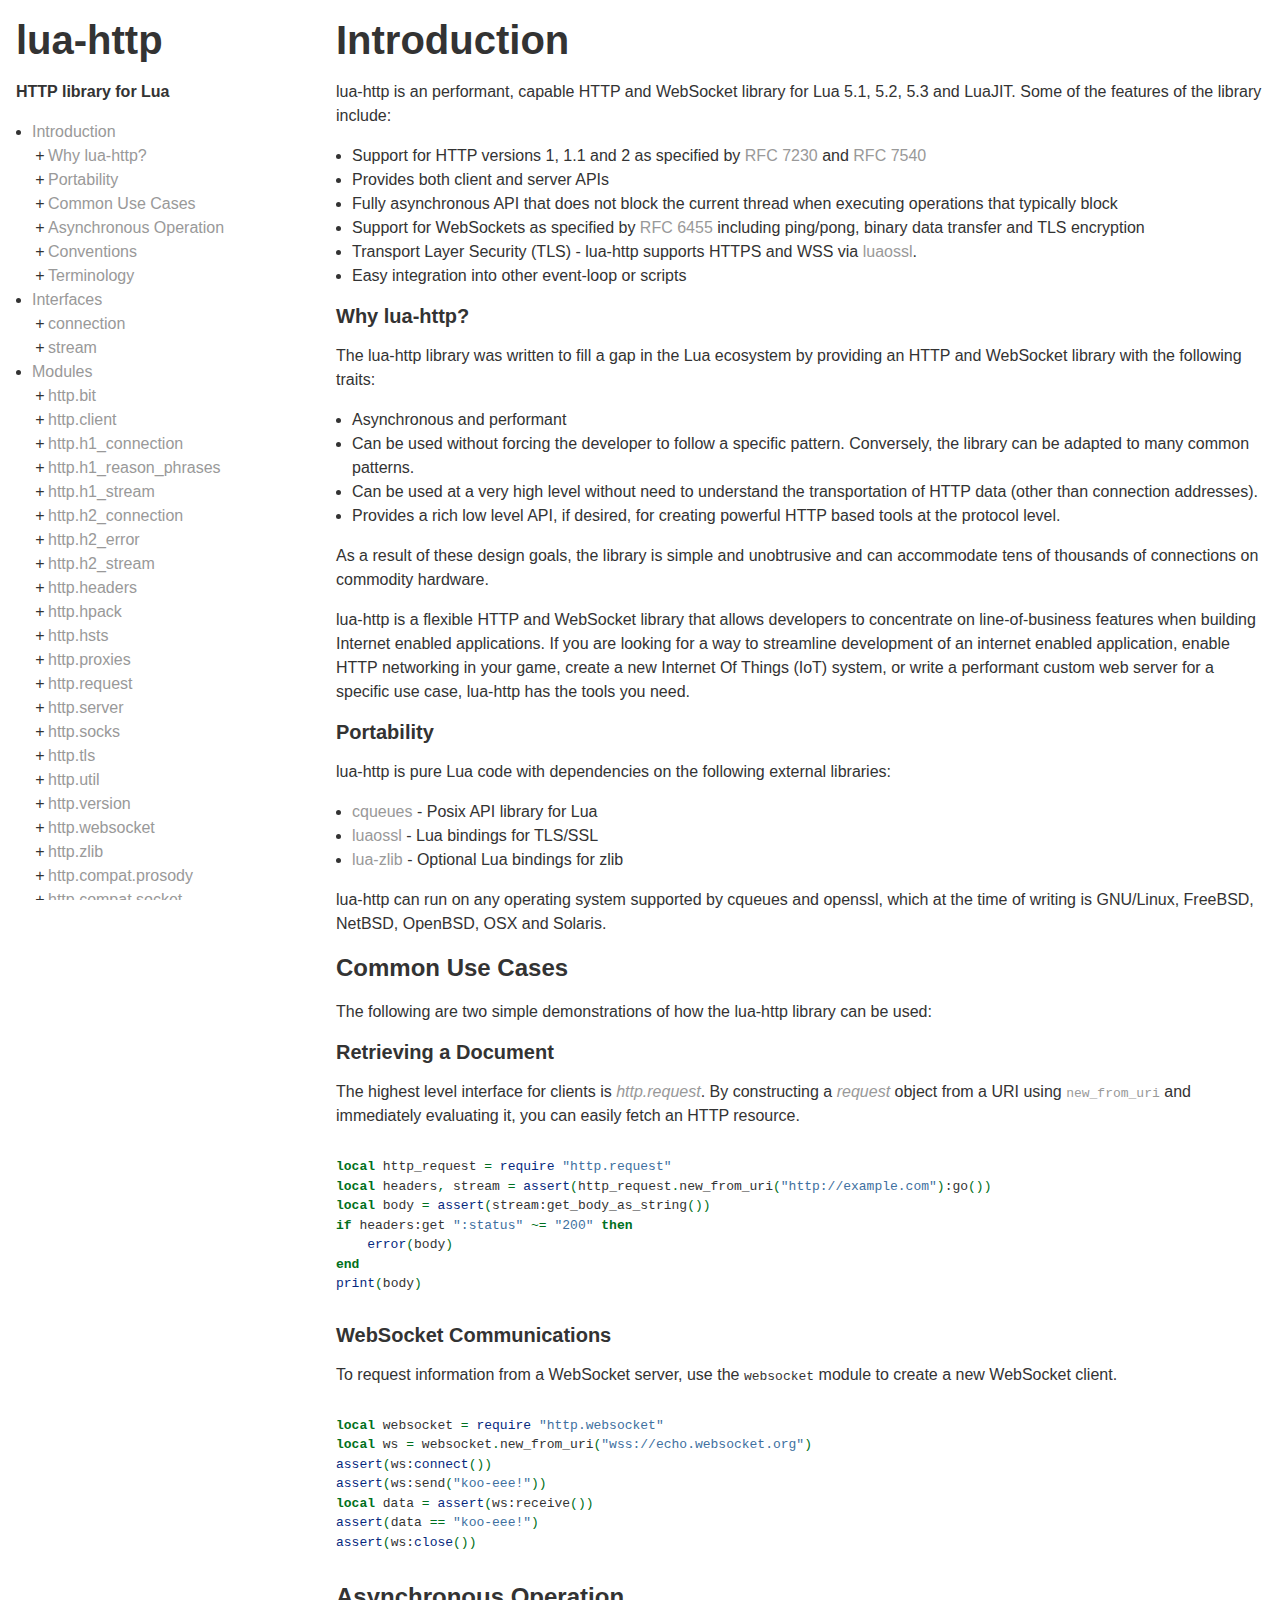
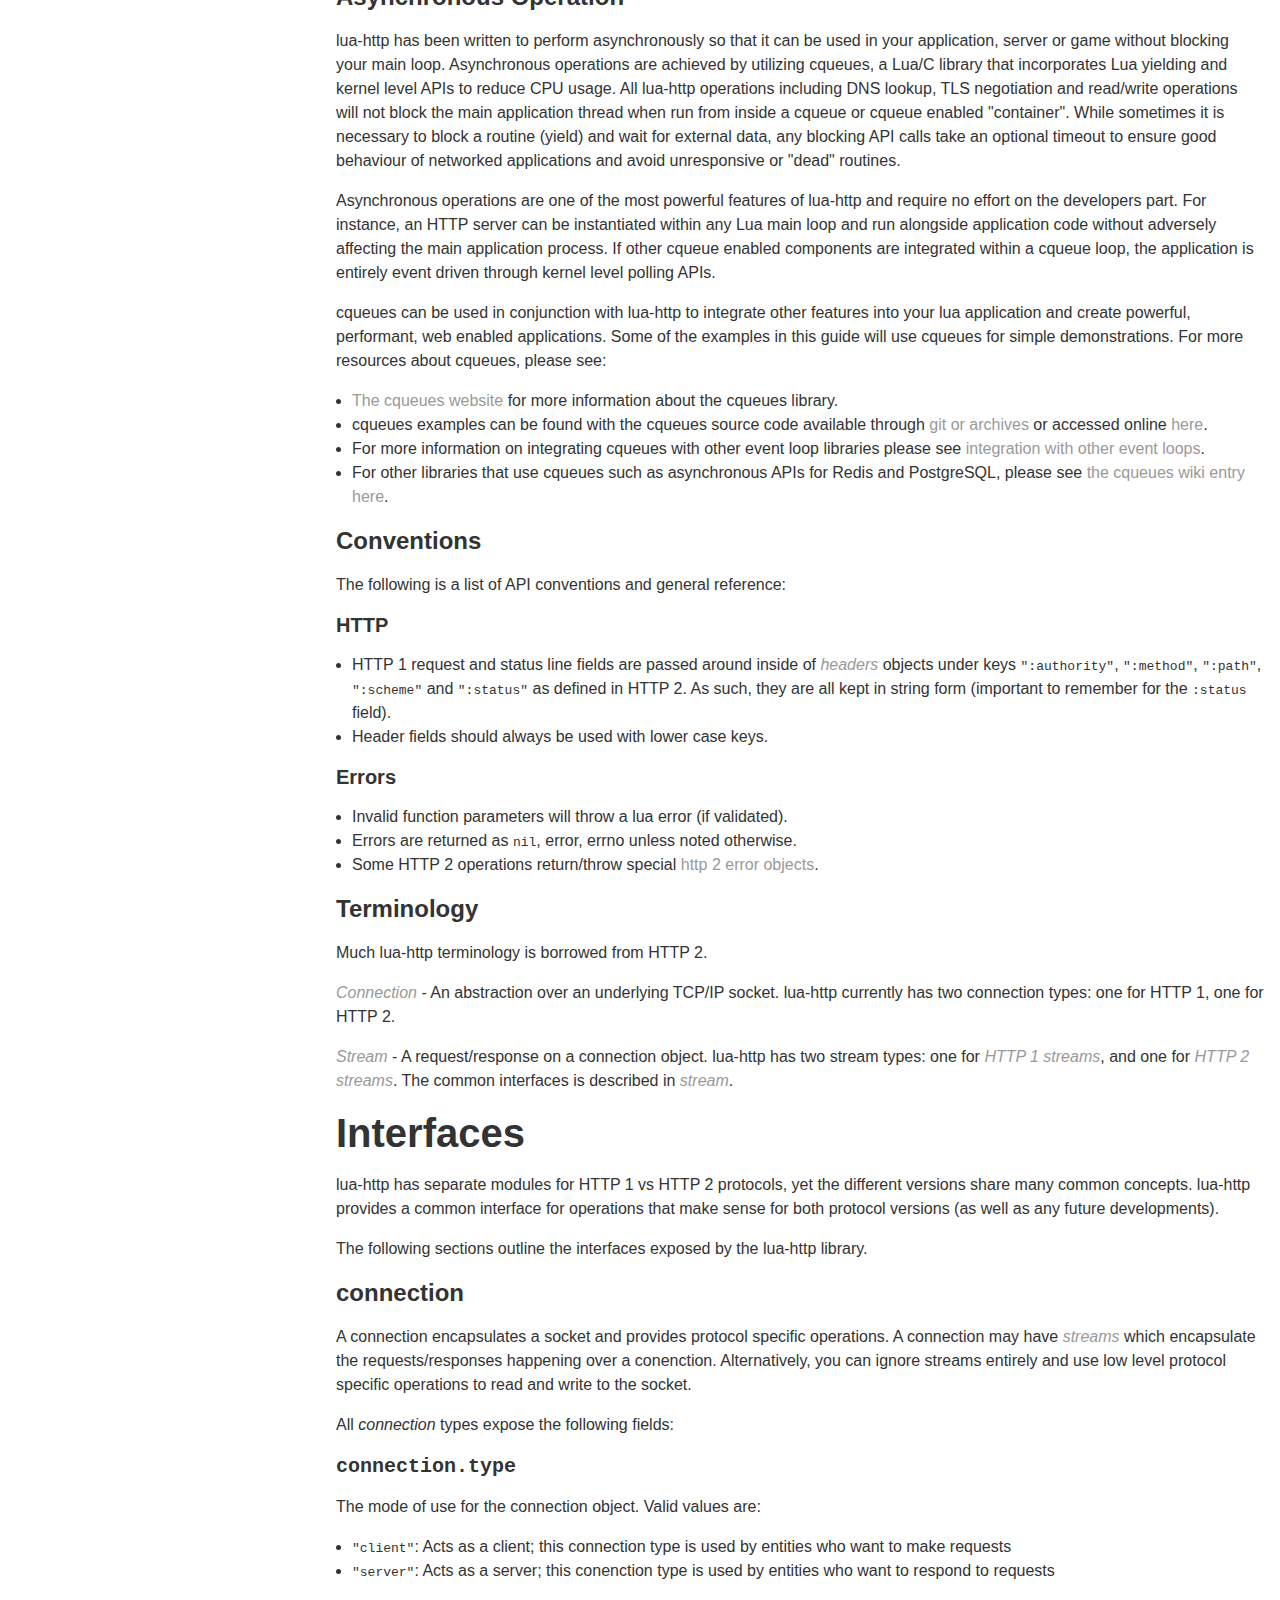
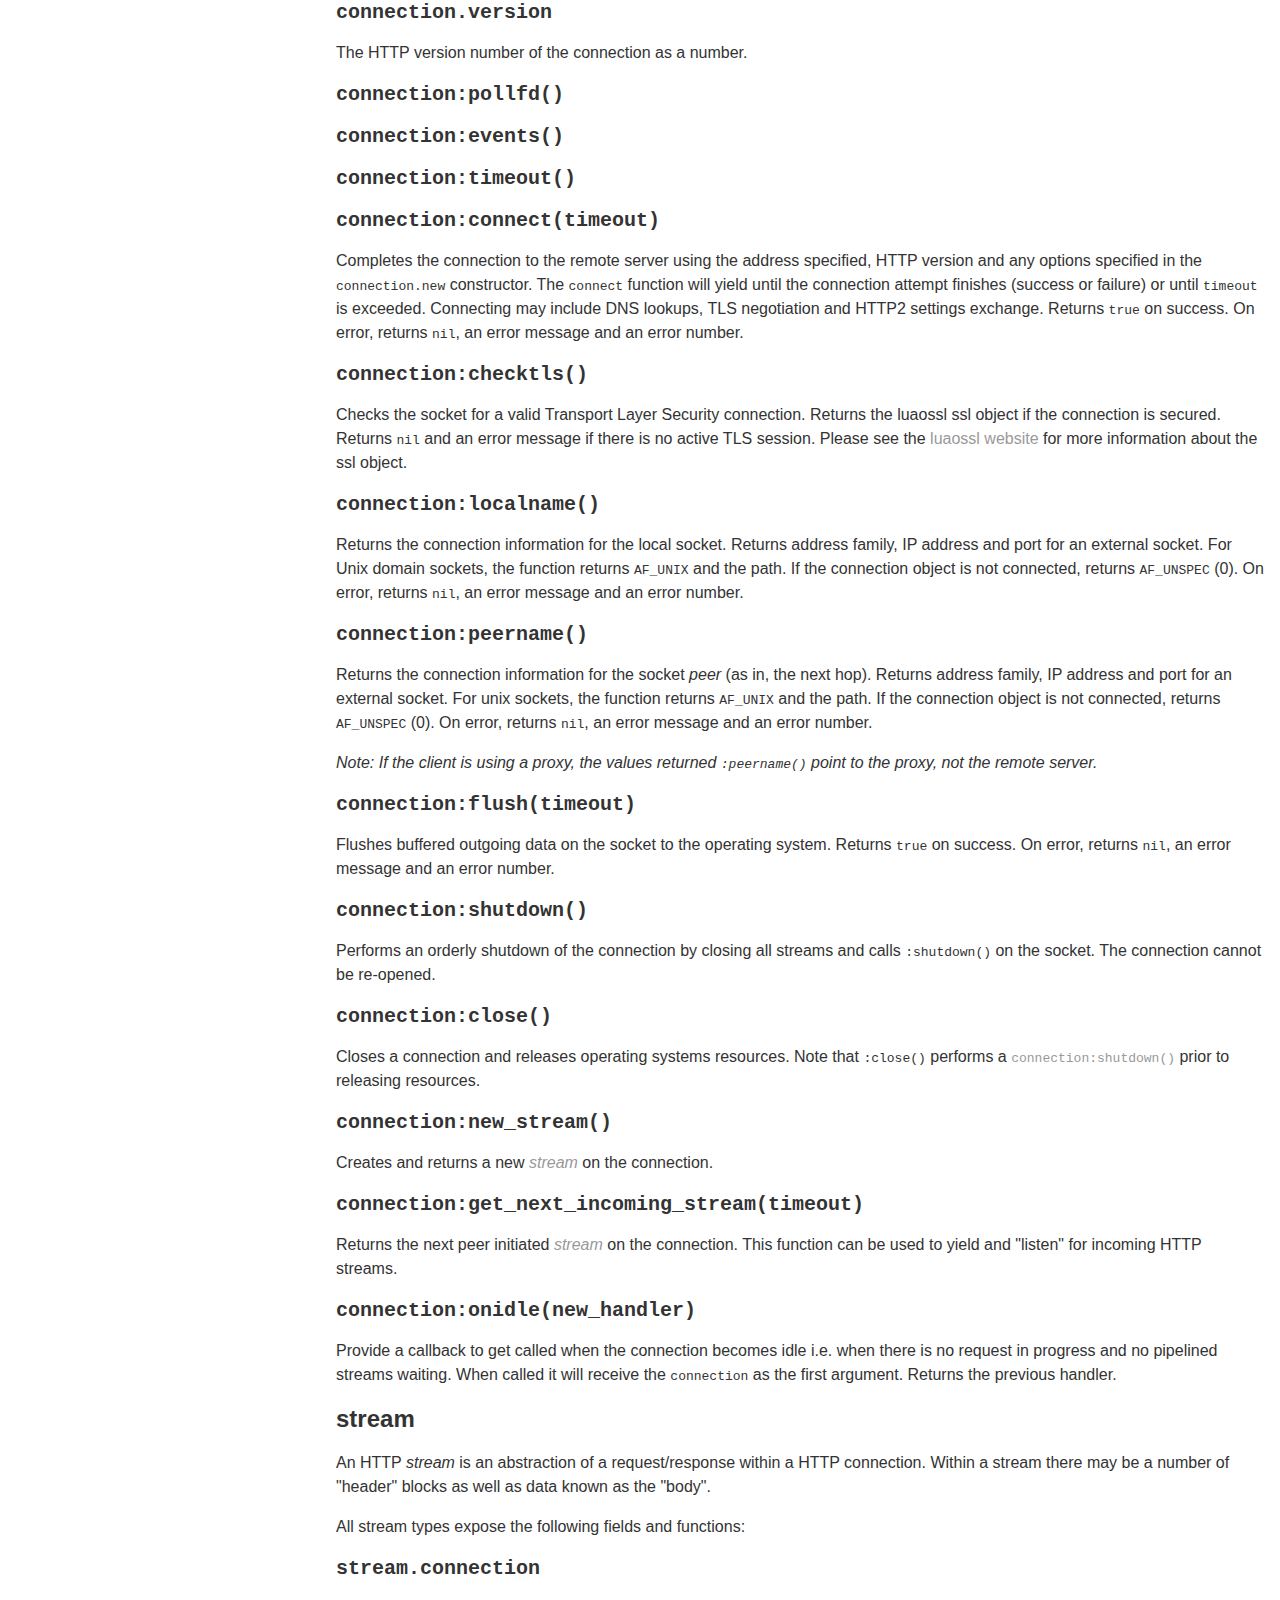
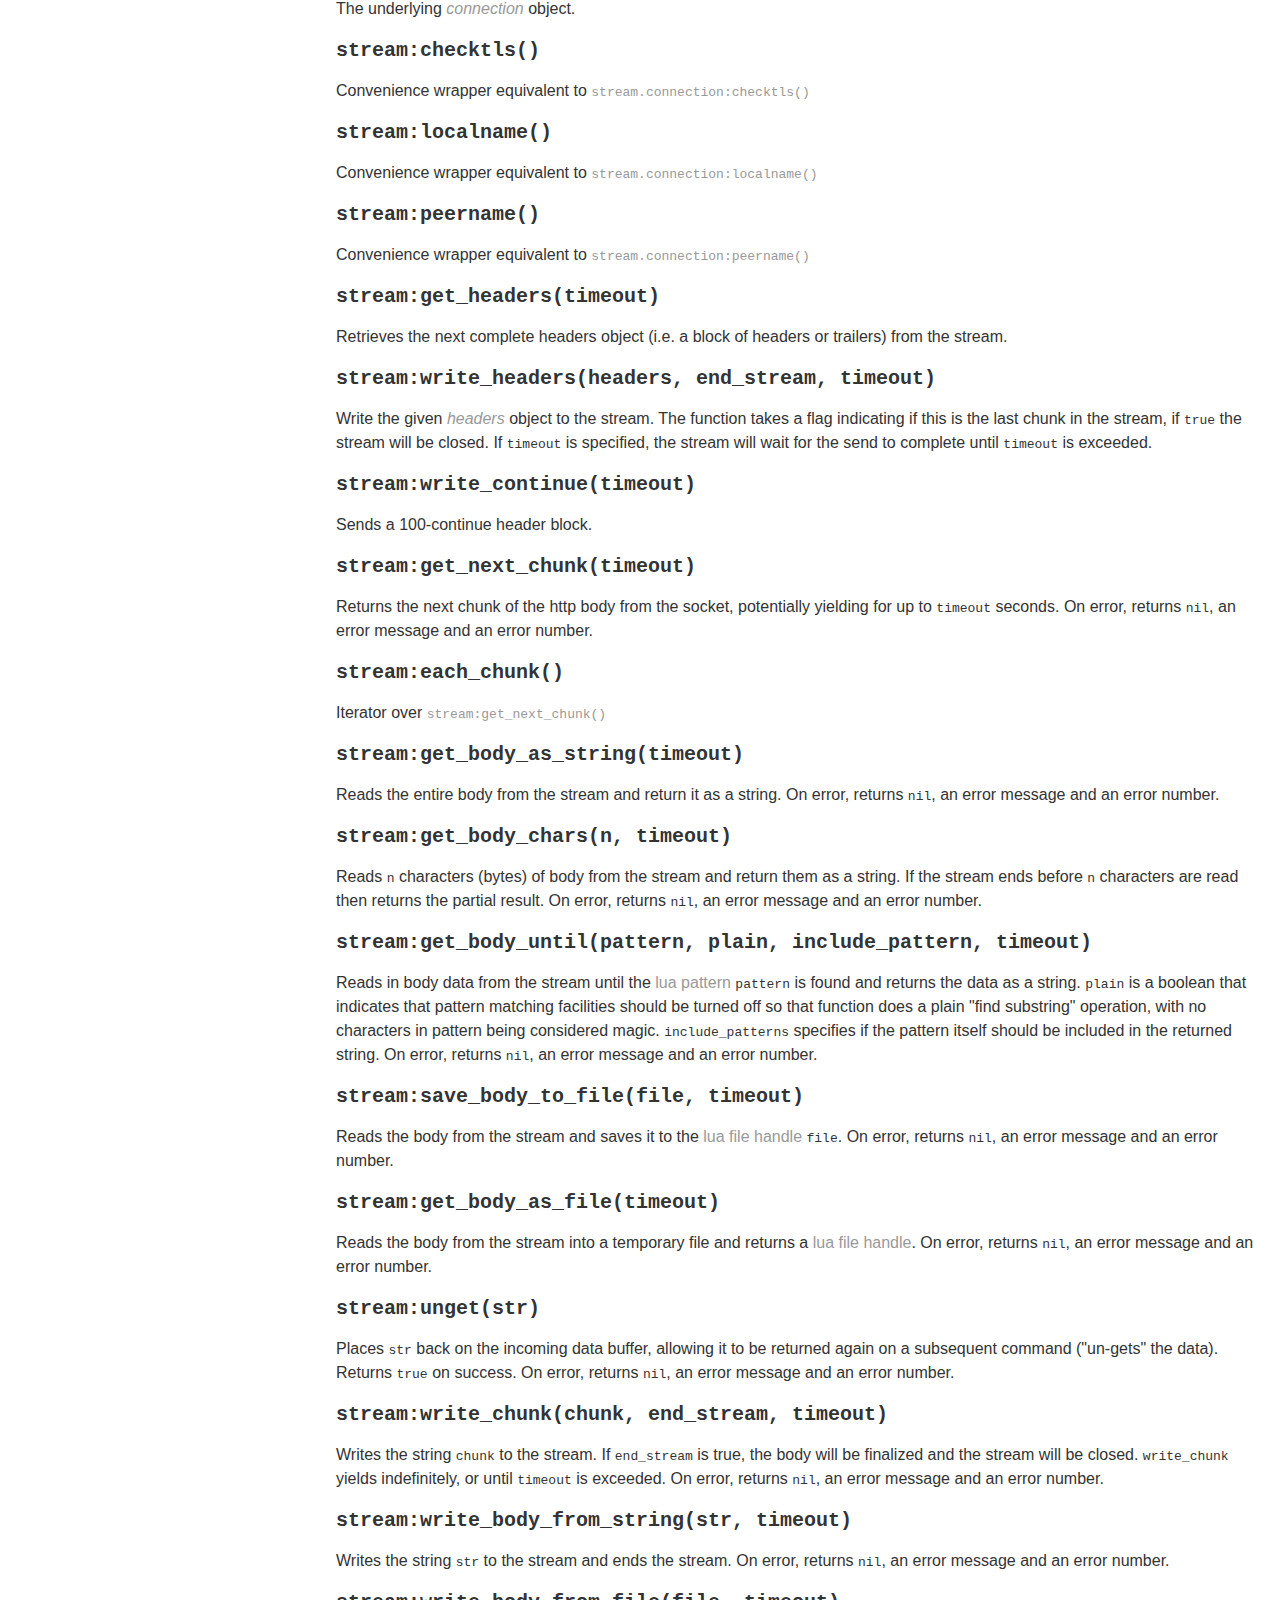
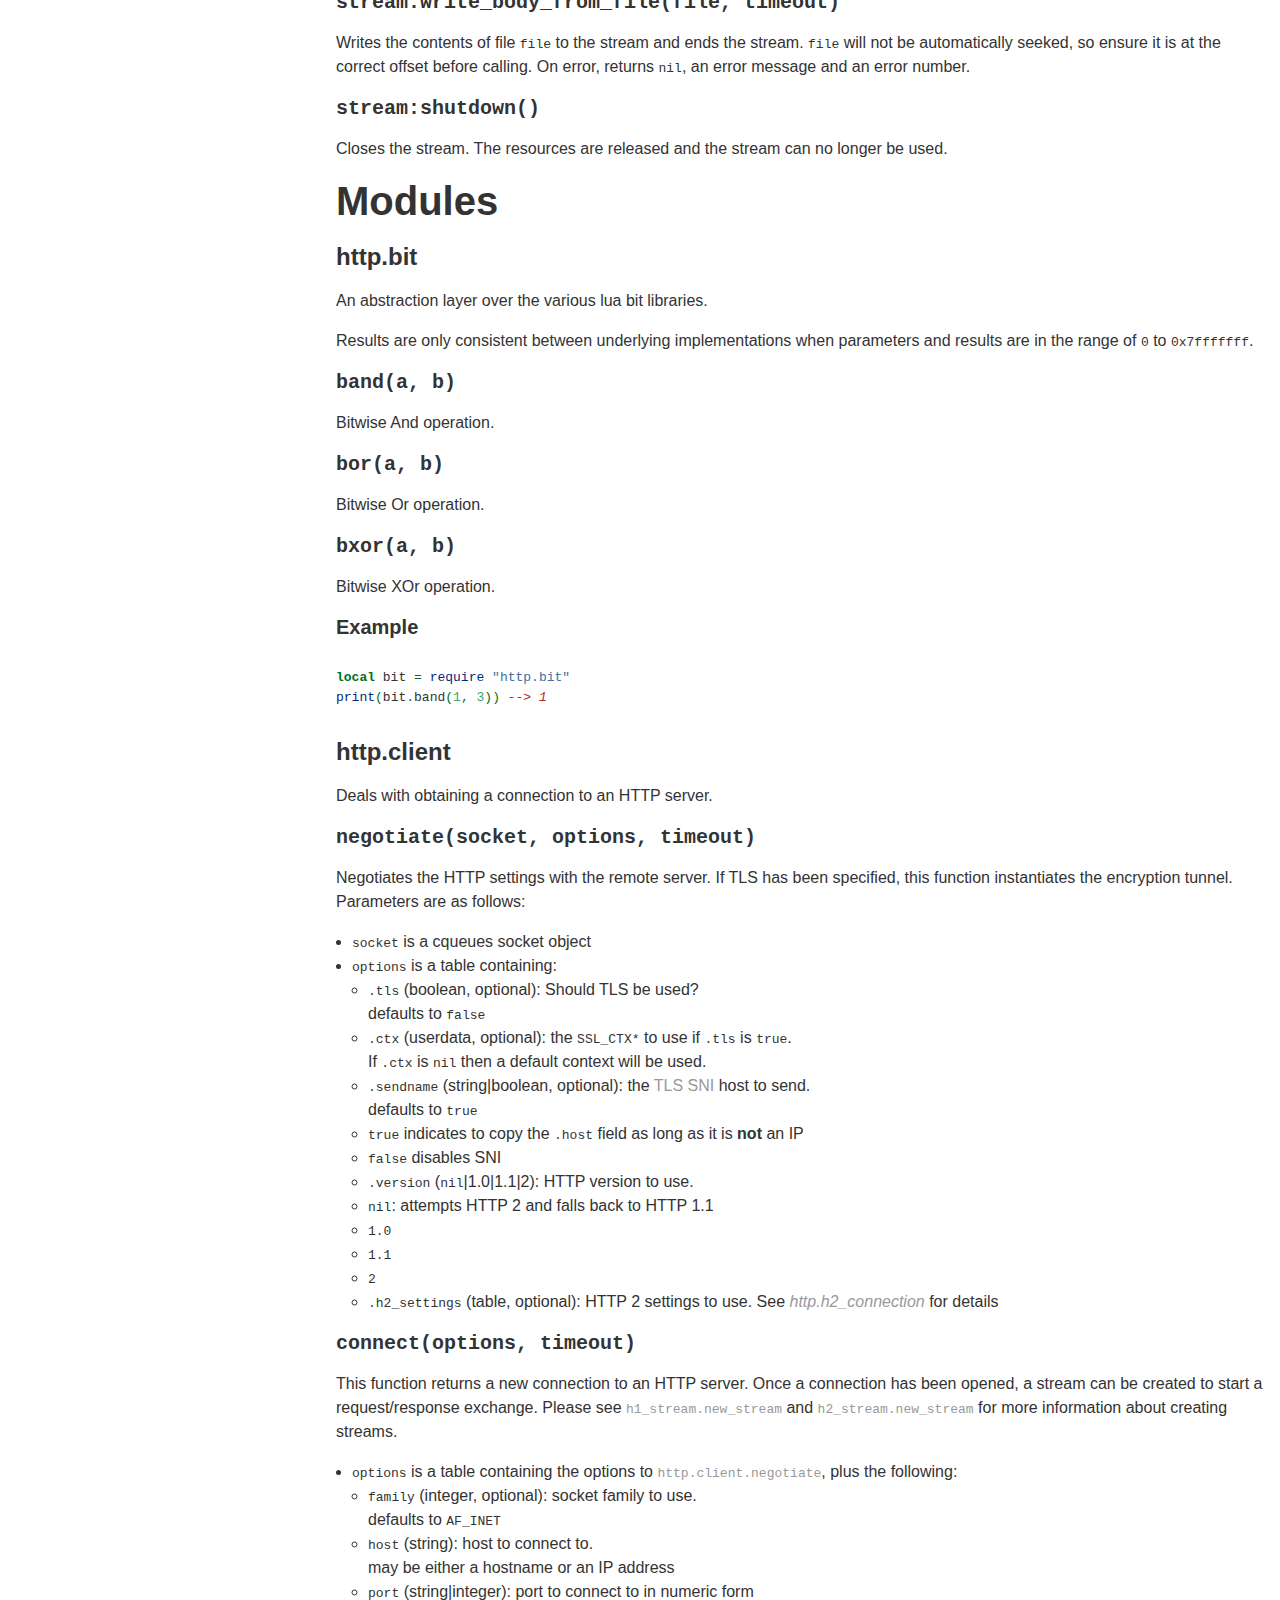
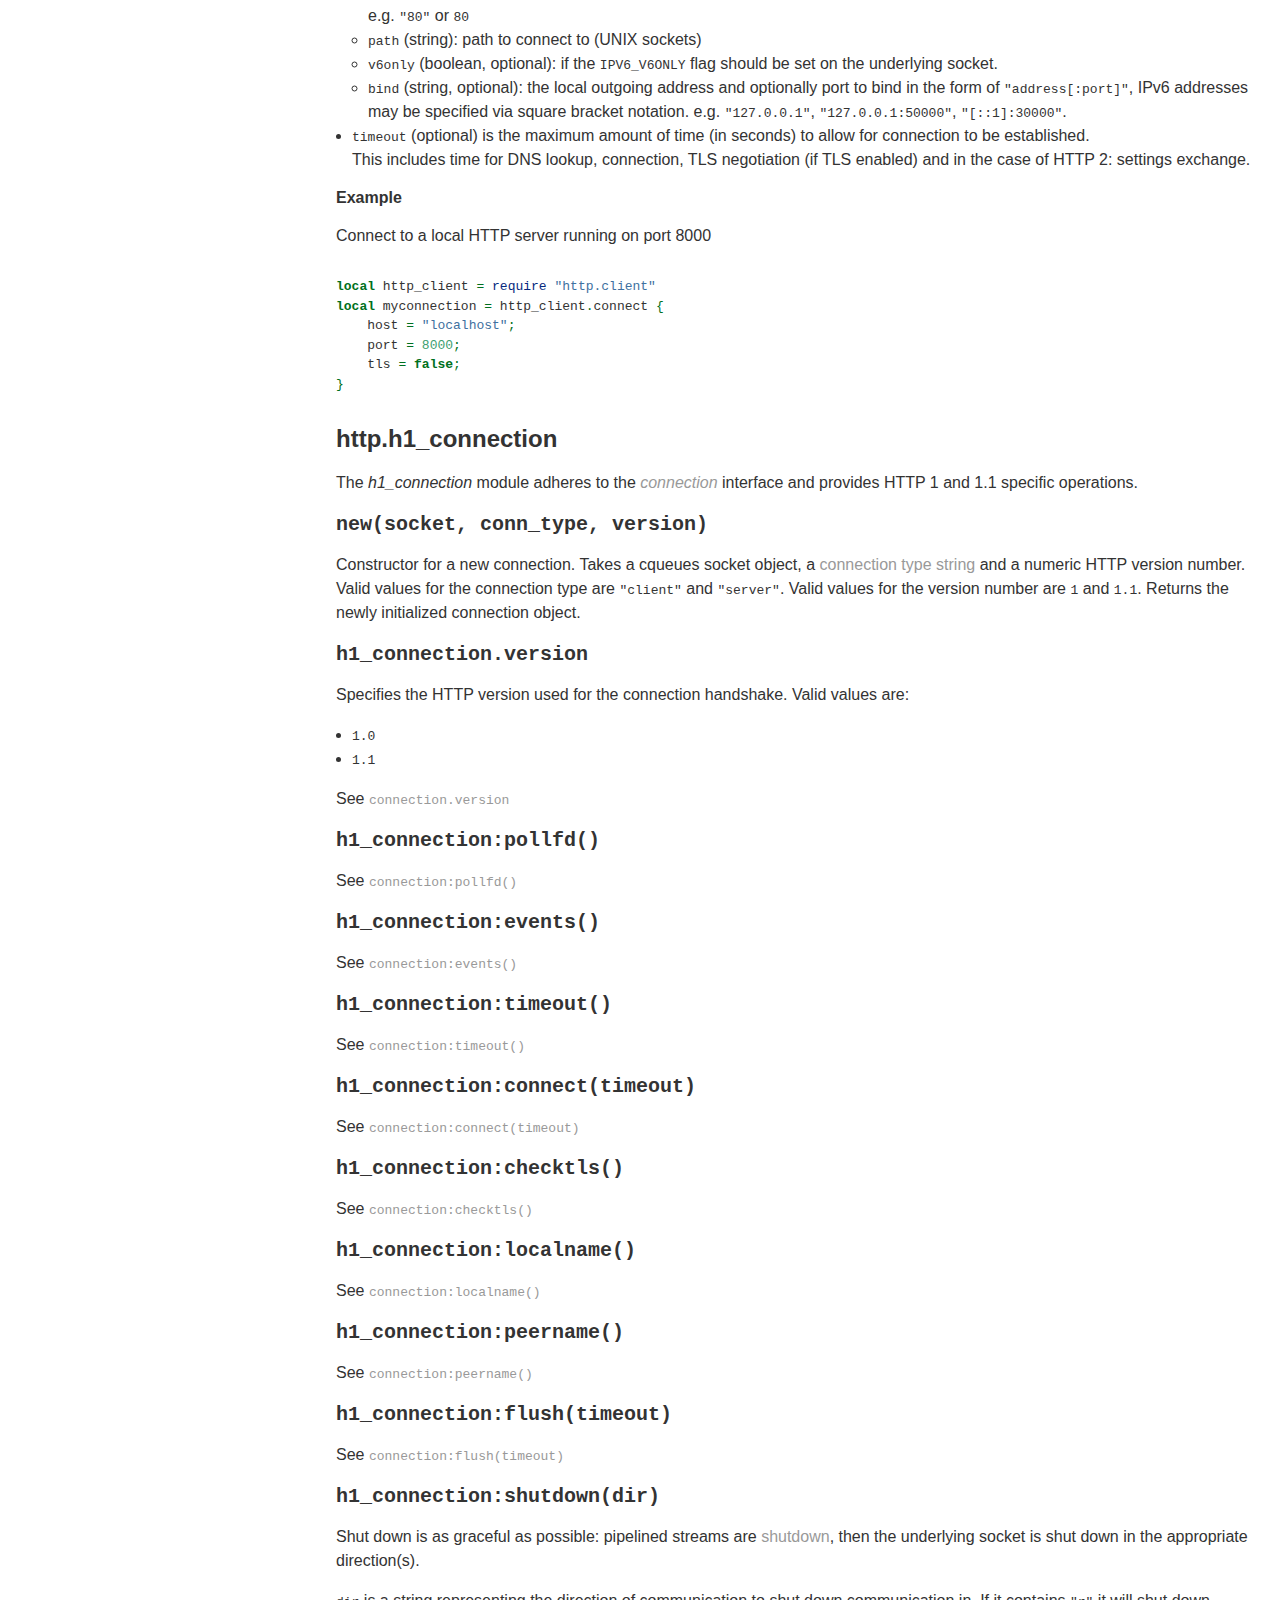
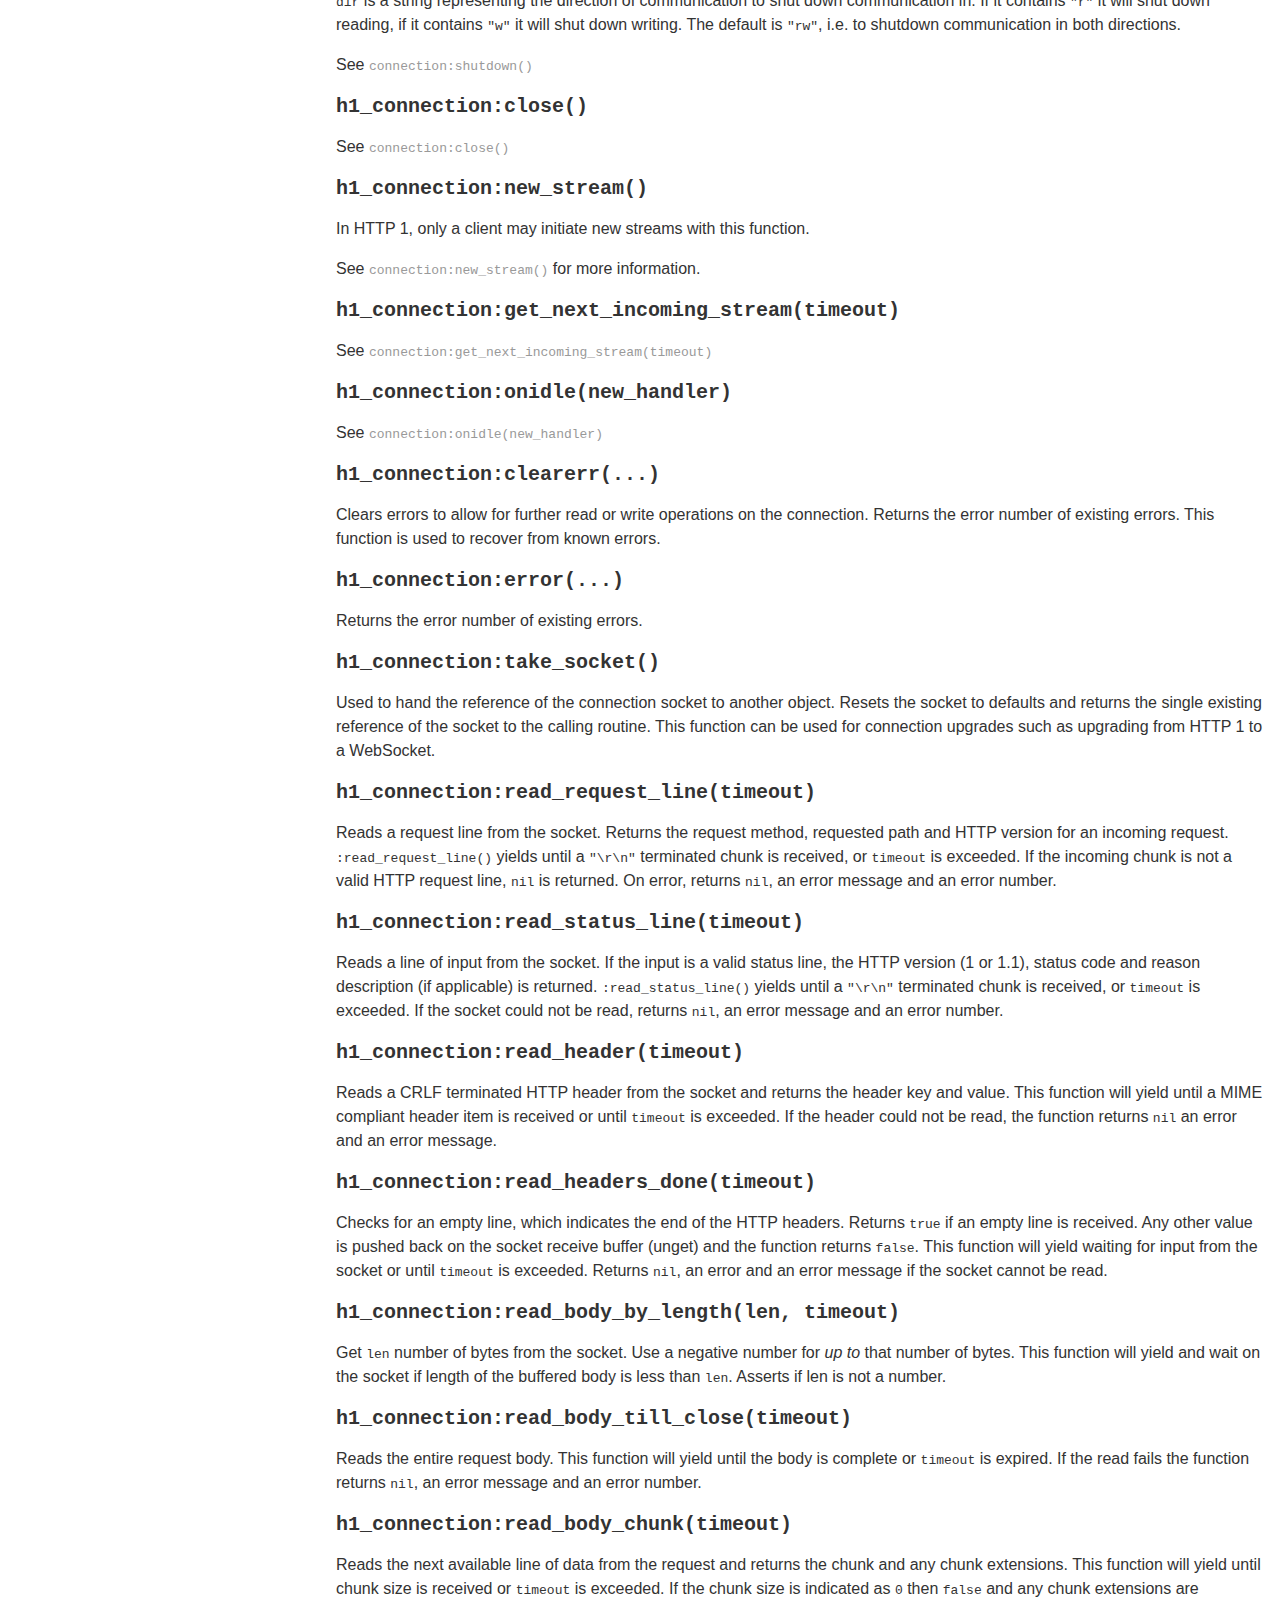
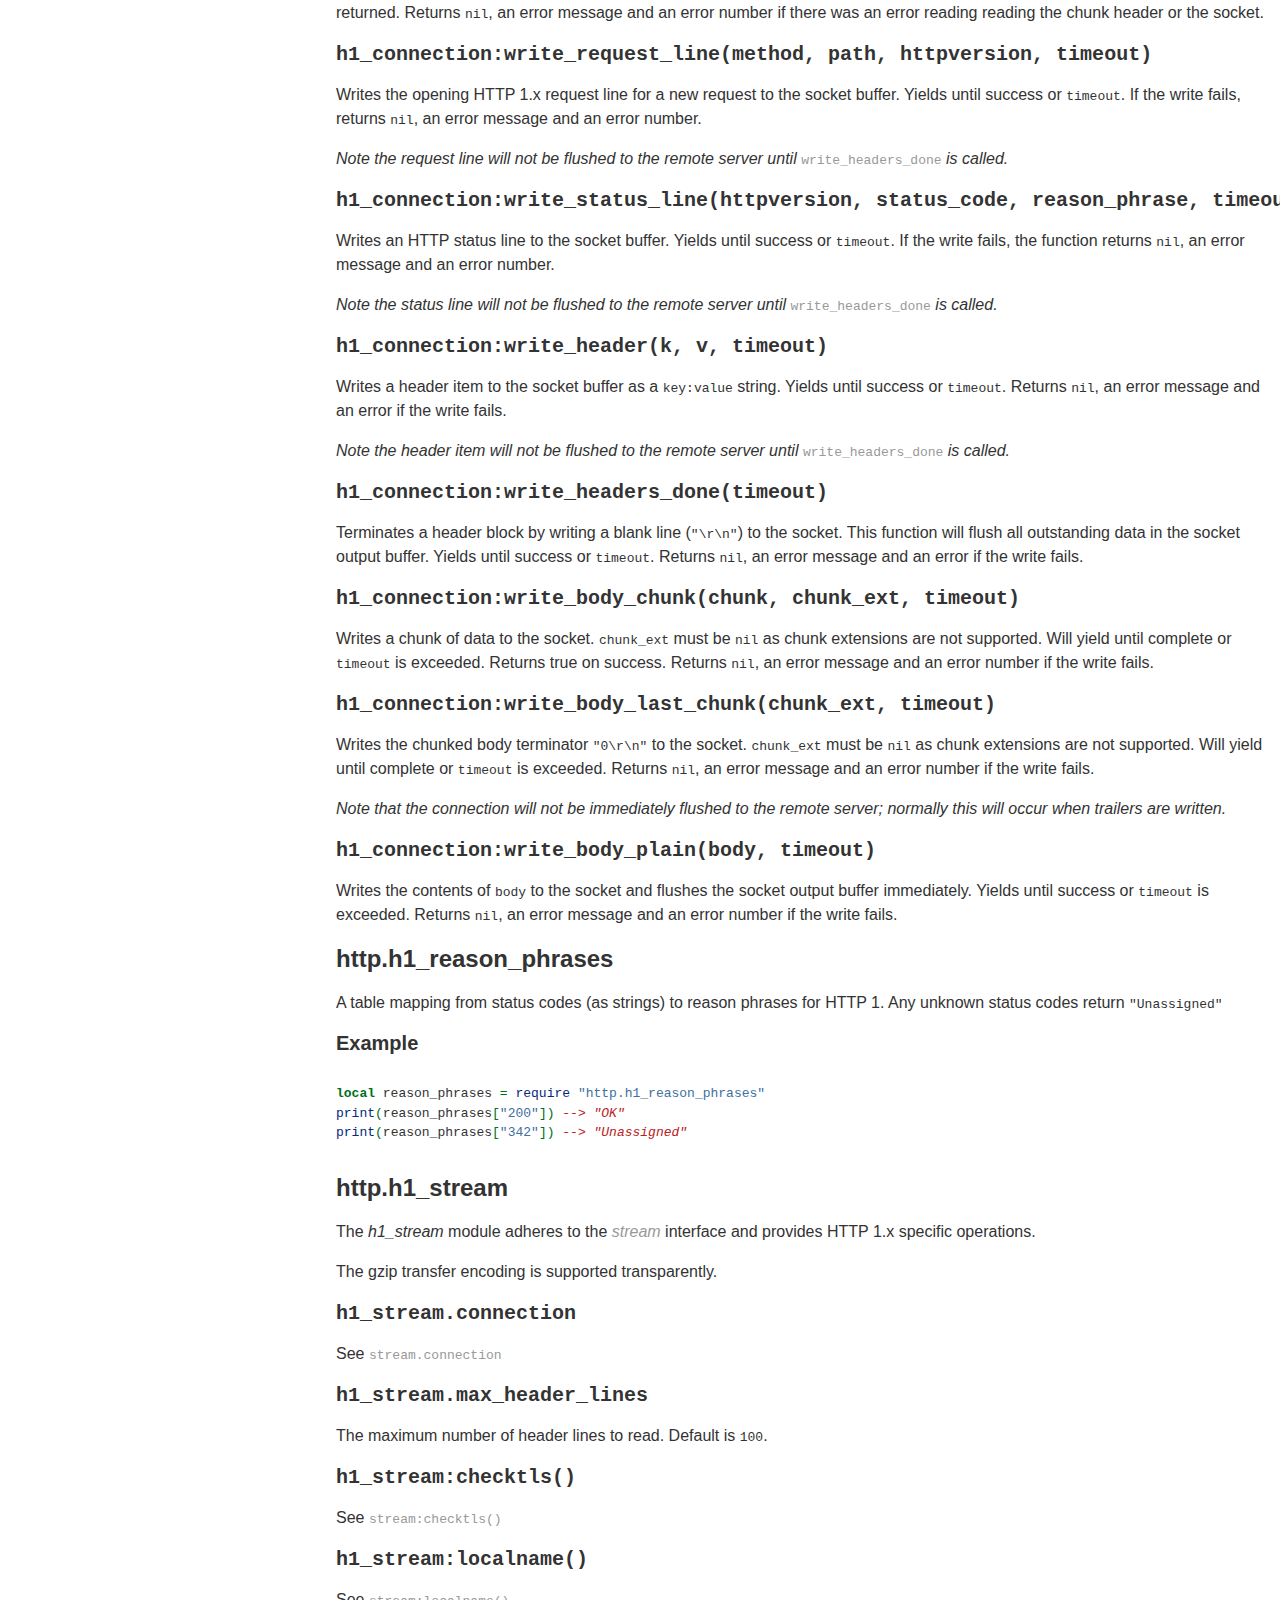
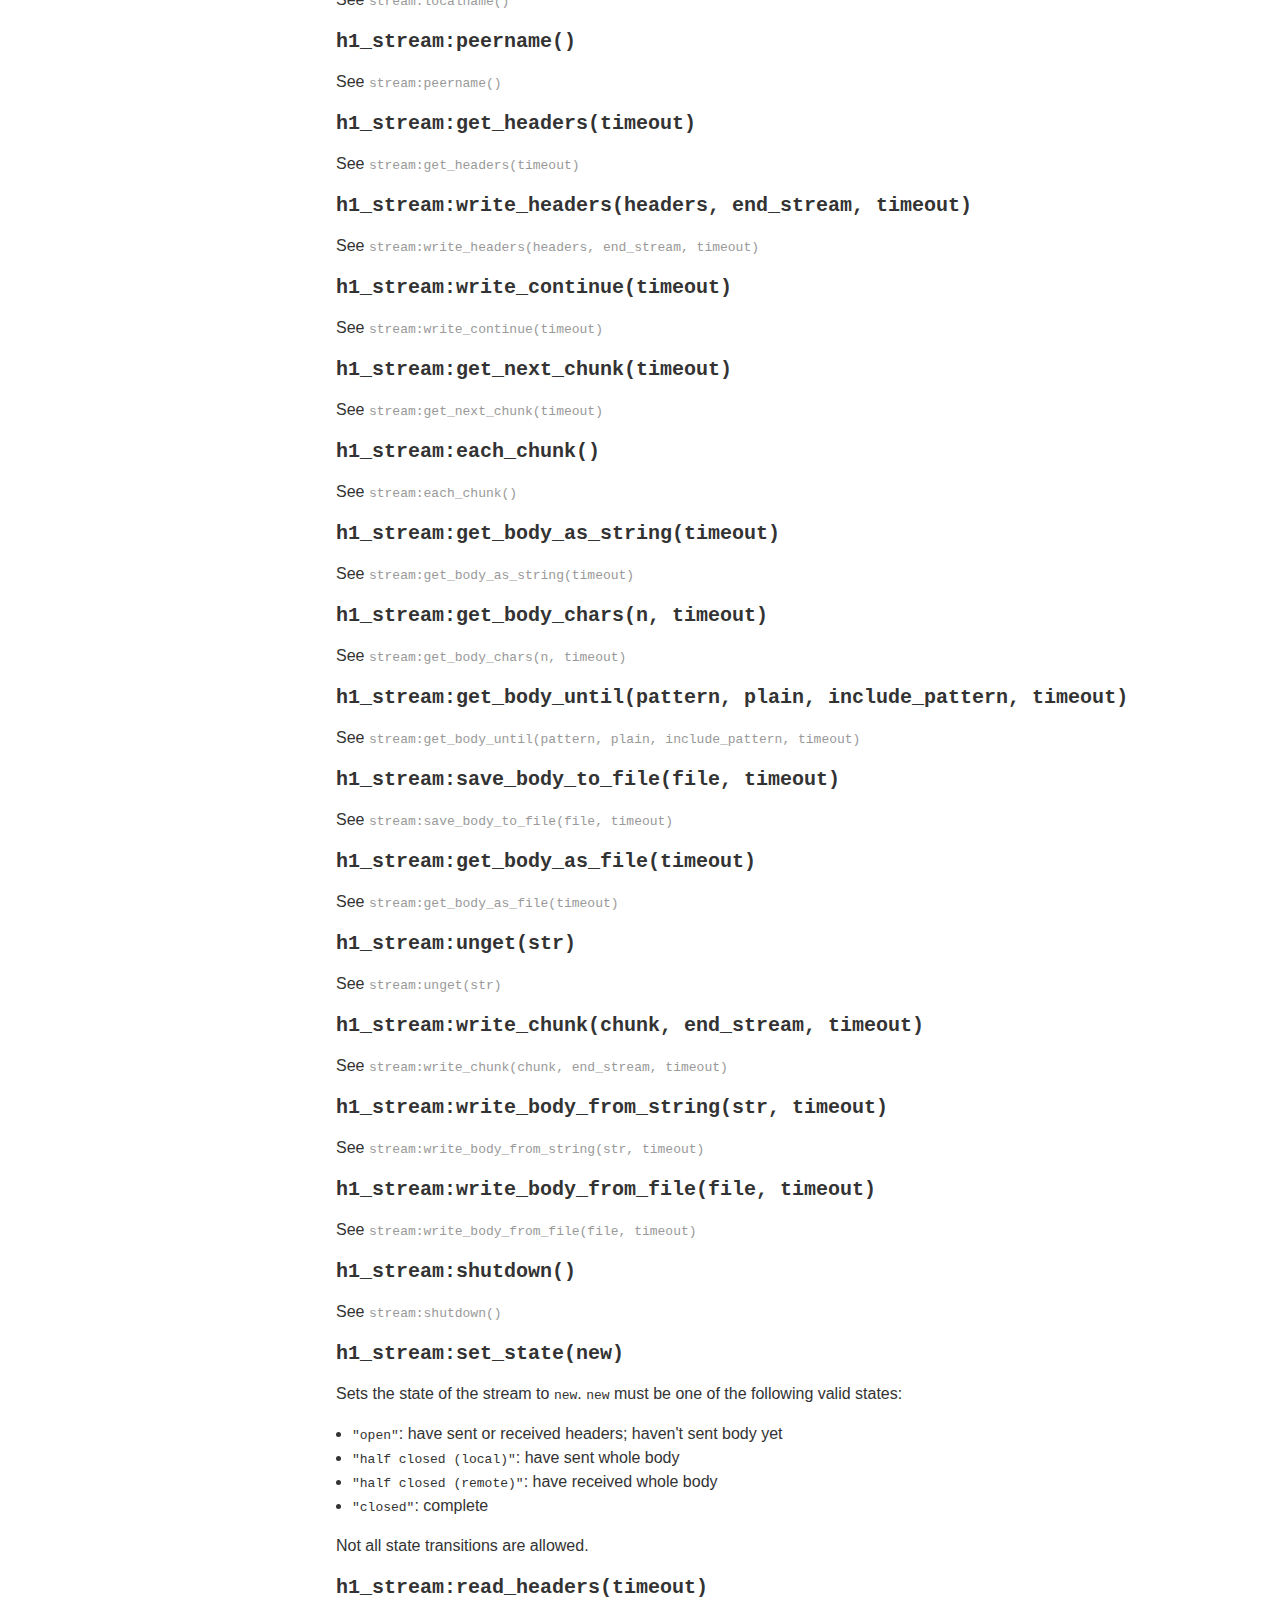
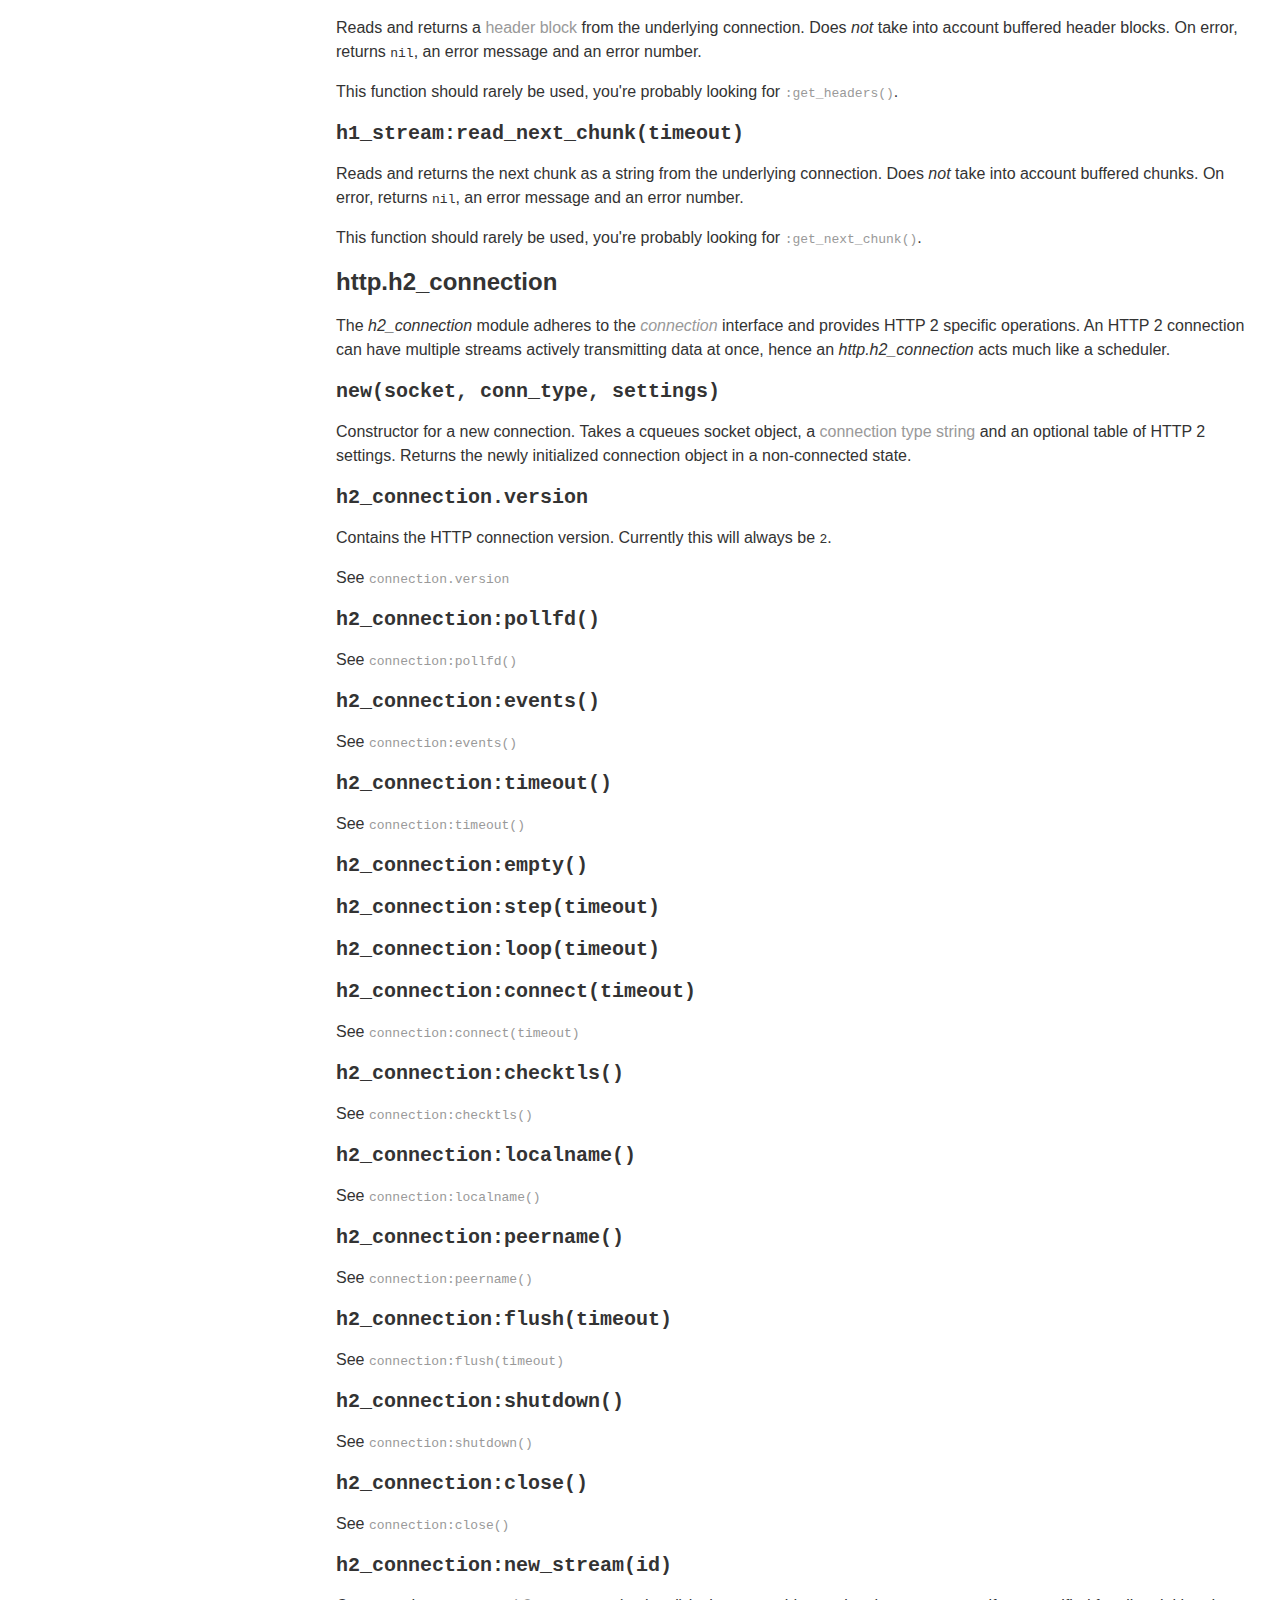
<file: 0.2/index.html>
<!DOCTYPE html>
<html>
<head>
  <meta charset="utf-8">
  <meta name="generator" content="pandoc">
  <meta name="viewport" content="width=device-width, initial-scale=1.0, user-scalable=yes">
  <meta name="author" content="Daurnimator quae@daurnimator.com">
  <title>lua-http</title>
  <style type="text/css">code{white-space: pre;}</style>
  <style type="text/css">
div.sourceCode { overflow-x: auto; }
table.sourceCode, tr.sourceCode, td.lineNumbers, td.sourceCode {
  margin: 0; padding: 0; vertical-align: baseline; border: none; }
table.sourceCode { width: 100%; line-height: 100%; }
td.lineNumbers { text-align: right; padding-right: 4px; padding-left: 4px; color: #aaaaaa; border-right: 1px solid #aaaaaa; }
td.sourceCode { padding-left: 5px; }
code > span.kw { color: #007020; font-weight: bold; } /* Keyword */
code > span.dt { color: #902000; } /* DataType */
code > span.dv { color: #40a070; } /* DecVal */
code > span.bn { color: #40a070; } /* BaseN */
code > span.fl { color: #40a070; } /* Float */
code > span.ch { color: #4070a0; } /* Char */
code > span.st { color: #4070a0; } /* String */
code > span.co { color: #60a0b0; font-style: italic; } /* Comment */
code > span.ot { color: #007020; } /* Other */
code > span.al { color: #ff0000; font-weight: bold; } /* Alert */
code > span.fu { color: #06287e; } /* Function */
code > span.er { color: #ff0000; font-weight: bold; } /* Error */
code > span.wa { color: #60a0b0; font-weight: bold; font-style: italic; } /* Warning */
code > span.cn { color: #880000; } /* Constant */
code > span.sc { color: #4070a0; } /* SpecialChar */
code > span.vs { color: #4070a0; } /* VerbatimString */
code > span.ss { color: #bb6688; } /* SpecialString */
code > span.im { } /* Import */
code > span.va { color: #19177c; } /* Variable */
code > span.cf { color: #007020; font-weight: bold; } /* ControlFlow */
code > span.op { color: #666666; } /* Operator */
code > span.bu { } /* BuiltIn */
code > span.ex { } /* Extension */
code > span.pp { color: #bc7a00; } /* Preprocessor */
code > span.at { color: #7d9029; } /* Attribute */
code > span.do { color: #ba2121; font-style: italic; } /* Documentation */
code > span.an { color: #60a0b0; font-weight: bold; font-style: italic; } /* Annotation */
code > span.cv { color: #60a0b0; font-weight: bold; font-style: italic; } /* CommentVar */
code > span.in { color: #60a0b0; font-weight: bold; font-style: italic; } /* Information */
  </style>
  <link rel="stylesheet" href="../site.css">
  <!--[if lt IE 9]>
    <script src="//cdnjs.cloudflare.com/ajax/libs/html5shiv/3.7.3/html5shiv-printshiv.min.js"></script>
  <![endif]-->
</head>
<body>
<div class="meta">
<header>
<h1 class="title">lua-http</h1>
<h1 class="subtitle">HTTP library for Lua</h1>
<h2 class="author">Daurnimator <a href="mailto:quae@daurnimator.com">quae@daurnimator.com</a></h2>
</header>
<nav id="TOC">
<ul>
<li><a href="#introduction">Introduction</a><ul>
<li><a href="#why-lua-http">Why lua-http?</a></li>
<li><a href="#portability">Portability</a></li>
<li><a href="#common-use-cases">Common Use Cases</a><ul>
<li><a href="#retrieving-a-document">Retrieving a Document</a></li>
<li><a href="#http.websocket-example">WebSocket Communications</a></li>
</ul></li>
<li><a href="#asynchronous-operation">Asynchronous Operation</a></li>
<li><a href="#conventions">Conventions</a><ul>
<li><a href="#http">HTTP</a></li>
<li><a href="#errors">Errors</a></li>
</ul></li>
<li><a href="#terminology">Terminology</a></li>
</ul></li>
<li><a href="#interfaces">Interfaces</a><ul>
<li><a href="#connection">connection</a><ul>
<li><a href="#connection.type"><code>connection.type</code> <!-- --></a></li>
<li><a href="#connection.version"><code>connection.version</code> <!-- --></a></li>
<li><a href="#connection:pollfd"><code>connection:pollfd()</code> <!-- --></a></li>
<li><a href="#connection:events"><code>connection:events()</code> <!-- --></a></li>
<li><a href="#connection:timeout"><code>connection:timeout()</code> <!-- --></a></li>
<li><a href="#connection:connect"><code>connection:connect(timeout)</code> <!-- --></a></li>
<li><a href="#connection:checktls"><code>connection:checktls()</code> <!-- --></a></li>
<li><a href="#connection:localname"><code>connection:localname()</code> <!-- --></a></li>
<li><a href="#connection:peername"><code>connection:peername()</code> <!-- --></a></li>
<li><a href="#connection:flush"><code>connection:flush(timeout)</code> <!-- --></a></li>
<li><a href="#connection:shutdown"><code>connection:shutdown()</code> <!-- --></a></li>
<li><a href="#connection:close"><code>connection:close()</code> <!-- --></a></li>
<li><a href="#connection:new_stream"><code>connection:new_stream()</code> <!-- --></a></li>
<li><a href="#connection:get_next_incoming_stream"><code>connection:get_next_incoming_stream(timeout)</code> <!-- --></a></li>
<li><a href="#http.connection:onidle"><code>connection:onidle(new_handler)</code> <!-- --></a></li>
</ul></li>
<li><a href="#stream">stream</a><ul>
<li><a href="#stream.connection"><code>stream.connection</code> <!-- --></a></li>
<li><a href="#stream:checktls"><code>stream:checktls()</code> <!-- --></a></li>
<li><a href="#stream:localname"><code>stream:localname()</code> <!-- --></a></li>
<li><a href="#stream:peername"><code>stream:peername()</code> <!-- --></a></li>
<li><a href="#stream:get_headers"><code>stream:get_headers(timeout)</code> <!-- --></a></li>
<li><a href="#stream:write_headers"><code>stream:write_headers(headers, end_stream, timeout)</code> <!-- --></a></li>
<li><a href="#stream:write_continue"><code>stream:write_continue(timeout)</code> <!-- --></a></li>
<li><a href="#stream:get_next_chunk"><code>stream:get_next_chunk(timeout)</code> <!-- --></a></li>
<li><a href="#stream:each_chunk"><code>stream:each_chunk()</code> <!-- --></a></li>
<li><a href="#stream:get_body_as_string"><code>stream:get_body_as_string(timeout)</code> <!-- --></a></li>
<li><a href="#stream:get_body_chars"><code>stream:get_body_chars(n, timeout)</code> <!-- --></a></li>
<li><a href="#stream:get_body_until"><code>stream:get_body_until(pattern, plain, include_pattern, timeout)</code> <!-- --></a></li>
<li><a href="#stream:save_body_to_file"><code>stream:save_body_to_file(file, timeout)</code> <!-- --></a></li>
<li><a href="#stream:get_body_as_file"><code>stream:get_body_as_file(timeout)</code> <!-- --></a></li>
<li><a href="#stream:unget"><code>stream:unget(str)</code> <!-- --></a></li>
<li><a href="#stream:write_chunk"><code>stream:write_chunk(chunk, end_stream, timeout)</code> <!-- --></a></li>
<li><a href="#stream:write_body_from_string"><code>stream:write_body_from_string(str, timeout)</code> <!-- --></a></li>
<li><a href="#stream:write_body_from_file"><code>stream:write_body_from_file(file, timeout)</code> <!-- --></a></li>
<li><a href="#stream:shutdown"><code>stream:shutdown()</code> <!-- --></a></li>
</ul></li>
</ul></li>
<li><a href="#modules">Modules</a><ul>
<li><a href="#http.bit">http.bit</a><ul>
<li><a href="#http.bit.band"><code>band(a, b)</code> <!-- --></a></li>
<li><a href="#http.bit.bor"><code>bor(a, b)</code> <!-- --></a></li>
<li><a href="#http.bit.bxor"><code>bxor(a, b)</code> <!-- --></a></li>
<li><a href="#http.bit-example">Example</a></li>
</ul></li>
<li><a href="#http.client">http.client</a><ul>
<li><a href="#http.client.negotiate"><code>negotiate(socket, options, timeout)</code> <!-- --></a></li>
<li><a href="#http.client.connect"><code>connect(options, timeout)</code> <!-- --></a></li>
</ul></li>
<li><a href="#http.h1_connection">http.h1_connection</a><ul>
<li><a href="#connection.new"><code>new(socket, conn_type, version)</code> <!-- --></a></li>
<li><a href="#http.h1_connection.version"><code>h1_connection.version</code> <!-- --></a></li>
<li><a href="#http.h1_connection:pollfd"><code>h1_connection:pollfd()</code> <!-- --></a></li>
<li><a href="#http.h1_connection:events"><code>h1_connection:events()</code> <!-- --></a></li>
<li><a href="#http.h1_connection:timeout"><code>h1_connection:timeout()</code> <!-- --></a></li>
<li><a href="#http.h1_connection:connect"><code>h1_connection:connect(timeout)</code> <!-- --></a></li>
<li><a href="#http.h1_connection:checktls"><code>h1_connection:checktls()</code> <!-- --></a></li>
<li><a href="#http.h1_connection:localname"><code>h1_connection:localname()</code> <!-- --></a></li>
<li><a href="#http.h1_connection:peername"><code>h1_connection:peername()</code> <!-- --></a></li>
<li><a href="#http.h1_connection:flush"><code>h1_connection:flush(timeout)</code> <!-- --></a></li>
<li><a href="#http.h1_connection:shutdown"><code>h1_connection:shutdown(dir)</code> <!-- --></a></li>
<li><a href="#http.h1_connection:close"><code>h1_connection:close()</code> <!-- --></a></li>
<li><a href="#http.h1_connection:new_stream"><code>h1_connection:new_stream()</code> <!-- --></a></li>
<li><a href="#http.h1_connection:get_next_incoming_stream"><code>h1_connection:get_next_incoming_stream(timeout)</code> <!-- --></a></li>
<li><a href="#http.h1_connection:onidle"><code>h1_connection:onidle(new_handler)</code> <!-- --></a></li>
<li><a href="#http.h1_connection:clearerr"><code>h1_connection:clearerr(...)</code> <!-- --></a></li>
<li><a href="#http.h1_connection:error"><code>h1_connection:error(...)</code> <!-- --></a></li>
<li><a href="#http.h1_connection:take_socket"><code>h1_connection:take_socket()</code> <!-- --></a></li>
<li><a href="#http.h1_connection:read_request_line"><code>h1_connection:read_request_line(timeout)</code> <!-- --></a></li>
<li><a href="#http.h1_connection:read_status_line"><code>h1_connection:read_status_line(timeout)</code> <!-- --></a></li>
<li><a href="#http.h1_connection:read_header"><code>h1_connection:read_header(timeout)</code> <!-- --></a></li>
<li><a href="#http.h1_connection:read_headers_done"><code>h1_connection:read_headers_done(timeout)</code> <!-- --></a></li>
<li><a href="#http.h1_connection:read_body_by_length"><code>h1_connection:read_body_by_length(len, timeout)</code> <!-- --></a></li>
<li><a href="#http.h1_connection:read_body_till_close"><code>h1_connection:read_body_till_close(timeout)</code> <!-- --></a></li>
<li><a href="#http.h1_connection:read_body_chunk"><code>h1_connection:read_body_chunk(timeout)</code> <!-- --></a></li>
<li><a href="#http.h1_connection:write_request_line"><code>h1_connection:write_request_line(method, path, httpversion, timeout)</code> <!-- --></a></li>
<li><a href="#http.h1_connection:write_status_line"><code>h1_connection:write_status_line(httpversion, status_code, reason_phrase, timeout)</code> <!-- --></a></li>
<li><a href="#http.h1_connection:write_header"><code>h1_connection:write_header(k, v, timeout)</code> <!-- --></a></li>
<li><a href="#http.h1_connection:write_headers_done"><code>h1_connection:write_headers_done(timeout)</code> <!-- --></a></li>
<li><a href="#http.h1_connection:write_body_chunk"><code>h1_connection:write_body_chunk(chunk, chunk_ext, timeout)</code> <!-- --></a></li>
<li><a href="#http.h1_connection:write_body_last_chunk"><code>h1_connection:write_body_last_chunk(chunk_ext, timeout)</code> <!-- --></a></li>
<li><a href="#http.h1_connection:write_body_plain"><code>h1_connection:write_body_plain(body, timeout)</code> <!-- --></a></li>
</ul></li>
<li><a href="#http.h1_reason_phrases">http.h1_reason_phrases</a><ul>
<li><a href="#http.h1_reason_phrases-example">Example</a></li>
</ul></li>
<li><a href="#http.h1_stream">http.h1_stream</a><ul>
<li><a href="#http.h1_stream.connection"><code>h1_stream.connection</code> <!-- --></a></li>
<li><a href="#http.h1_stream.max_header_lines"><code>h1_stream.max_header_lines</code> <!-- --></a></li>
<li><a href="#http.h1_stream:checktls"><code>h1_stream:checktls()</code> <!-- --></a></li>
<li><a href="#http.h1_stream:localname"><code>h1_stream:localname()</code> <!-- --></a></li>
<li><a href="#http.h1_stream:peername"><code>h1_stream:peername()</code> <!-- --></a></li>
<li><a href="#http.h1_stream:get_headers"><code>h1_stream:get_headers(timeout)</code> <!-- --></a></li>
<li><a href="#http.h1_stream:write_headers"><code>h1_stream:write_headers(headers, end_stream, timeout)</code> <!-- --></a></li>
<li><a href="#http.h1_stream:write_continue"><code>h1_stream:write_continue(timeout)</code> <!-- --></a></li>
<li><a href="#http.h1_stream:get_next_chunk"><code>h1_stream:get_next_chunk(timeout)</code> <!-- --></a></li>
<li><a href="#http.h1_stream:each_chunk"><code>h1_stream:each_chunk()</code> <!-- --></a></li>
<li><a href="#http.h1_stream:get_body_as_string"><code>h1_stream:get_body_as_string(timeout)</code> <!-- --></a></li>
<li><a href="#http.h1_stream:get_body_chars"><code>h1_stream:get_body_chars(n, timeout)</code> <!-- --></a></li>
<li><a href="#http.h1_stream:get_body_until"><code>h1_stream:get_body_until(pattern, plain, include_pattern, timeout)</code> <!-- --></a></li>
<li><a href="#http.h1_stream:save_body_to_file"><code>h1_stream:save_body_to_file(file, timeout)</code> <!-- --></a></li>
<li><a href="#http.h1_stream:get_body_as_file"><code>h1_stream:get_body_as_file(timeout)</code> <!-- --></a></li>
<li><a href="#http.h1_stream:unget"><code>h1_stream:unget(str)</code> <!-- --></a></li>
<li><a href="#http.h1_stream:write_chunk"><code>h1_stream:write_chunk(chunk, end_stream, timeout)</code> <!-- --></a></li>
<li><a href="#http.h1_stream:write_body_from_string"><code>h1_stream:write_body_from_string(str, timeout)</code> <!-- --></a></li>
<li><a href="#http.h1_stream:write_body_from_file"><code>h1_stream:write_body_from_file(file, timeout)</code> <!-- --></a></li>
<li><a href="#http.h1_stream:shutdown"><code>h1_stream:shutdown()</code> <!-- --></a></li>
<li><a href="#http.h1_stream:set_state"><code>h1_stream:set_state(new)</code> <!-- --></a></li>
<li><a href="#http.h1_stream:read_headers"><code>h1_stream:read_headers(timeout)</code> <!-- --></a></li>
<li><a href="#http.h1_stream:read_next_chunk"><code>h1_stream:read_next_chunk(timeout)</code> <!-- --></a></li>
</ul></li>
<li><a href="#http.h2_connection">http.h2_connection</a><ul>
<li><a href="#http.h2_connection.new"><code>new(socket, conn_type, settings)</code> <!-- --></a></li>
<li><a href="#http.h2_connection.version"><code>h2_connection.version</code> <!-- --></a></li>
<li><a href="#http.h2_connection:pollfd"><code>h2_connection:pollfd()</code> <!-- --></a></li>
<li><a href="#http.h2_connection:events"><code>h2_connection:events()</code> <!-- --></a></li>
<li><a href="#http.h2_connection:timeout"><code>h2_connection:timeout()</code> <!-- --></a></li>
<li><a href="#http.h2_connection:empty"><code>h2_connection:empty()</code> <!-- --></a></li>
<li><a href="#http.h2_connection:step"><code>h2_connection:step(timeout)</code> <!-- --></a></li>
<li><a href="#http.h2_connection:loop"><code>h2_connection:loop(timeout)</code> <!-- --></a></li>
<li><a href="#http.h2_connection:connect"><code>h2_connection:connect(timeout)</code> <!-- --></a></li>
<li><a href="#http.h2_connection:checktls"><code>h2_connection:checktls()</code> <!-- --></a></li>
<li><a href="#http.h2_connection:localname"><code>h2_connection:localname()</code> <!-- --></a></li>
<li><a href="#http.h2_connection:peername"><code>h2_connection:peername()</code> <!-- --></a></li>
<li><a href="#http.h2_connection:flush"><code>h2_connection:flush(timeout)</code> <!-- --></a></li>
<li><a href="#http.h2_connection:shutdown"><code>h2_connection:shutdown()</code> <!-- --></a></li>
<li><a href="#http.h2_connection:close"><code>h2_connection:close()</code> <!-- --></a></li>
<li><a href="#http.h2_connection:new_stream"><code>h2_connection:new_stream(id)</code> <!-- --></a></li>
<li><a href="#http.h2_connection:get_next_incoming_stream"><code>h2_connection:get_next_incoming_stream(timeout)</code> <!-- --></a></li>
<li><a href="#http.h2_connection:onidle"><code>h2_connection:onidle(new_handler)</code> <!-- --></a></li>
<li><a href="#http.h2_connection:read_http2_frame"><code>h2_connection:read_http2_frame(timeout)</code> <!-- --></a></li>
<li><a href="#http.h2_connection:write_http2_frame"><code>h2_connection:write_http2_frame(typ, flags, streamid, payload, timeout, flush)</code> <!-- --></a></li>
<li><a href="#http.h2_connection:ping"><code>h2_connection:ping(timeout)</code> <!-- --></a></li>
<li><a href="#http.h2_connection:write_window_update"><code>h2_connection:write_window_update(inc, timeout)</code> <!-- --></a></li>
<li><a href="#http.h2_connection:write_goaway_frame"><code>h2_connection:write_goaway_frame(last_stream_id, err_code, debug_msg, timeout)</code> <!-- --></a></li>
<li><a href="#http.h2_connection:set_peer_settings"><code>h2_connection:set_peer_settings(peer_settings)</code> <!-- --></a></li>
<li><a href="#http.h2_connection:ack_settings"><code>h2_connection:ack_settings()</code> <!-- --></a></li>
<li><a href="#http.h2_connection:settings"><code>h2_connection:settings(tbl, timeout)</code> <!-- --></a></li>
</ul></li>
<li><a href="#http.h2_error">http.h2_error</a><ul>
<li><a href="#http.h2_error.errors"><code>errors</code> <!-- --></a></li>
<li><a href="#http.h2_error.is"><code>is(ob)</code> <!-- --></a></li>
<li><a href="#http.h2_error:new"><code>h2_error:new(ob)</code> <!-- --></a></li>
<li><a href="#http.h2_error:new_traceback"><code>h2_error:new_traceback(message, stream_error, lvl)</code> <!-- --></a></li>
<li><a href="#http.h2_error:error"><code>h2_error:error(message, stream_error, lvl)</code> <!-- --></a></li>
<li><a href="#http.h2_error:assert"><code>h2_error:assert(cond, ...)</code> <!-- --></a></li>
</ul></li>
<li><a href="#http.h2_stream">http.h2_stream</a><ul>
<li><a href="#http.h2_stream.connection"><code>h2_stream.connection</code> <!-- --></a></li>
<li><a href="#http.h2_stream:checktls"><code>h2_stream:checktls()</code> <!-- --></a></li>
<li><a href="#http.h2_stream:localname"><code>h2_stream:localname()</code> <!-- --></a></li>
<li><a href="#http.h2_stream:peername"><code>h2_stream:peername()</code> <!-- --></a></li>
<li><a href="#http.h2_stream:get_headers"><code>h2_stream:get_headers(timeout)</code> <!-- --></a></li>
<li><a href="#http.h2_stream:write_headers"><code>h2_stream:write_headers(headers, end_stream, timeout)</code> <!-- --></a></li>
<li><a href="#http.h2_stream:write_continue"><code>h2_stream:write_continue(timeout)</code> <!-- --></a></li>
<li><a href="#http.h2_stream:get_next_chunk"><code>h2_stream:get_next_chunk(timeout)</code> <!-- --></a></li>
<li><a href="#http.h2_stream:each_chunk"><code>h2_stream:each_chunk()</code> <!-- --></a></li>
<li><a href="#http.h2_stream:get_body_as_string"><code>h2_stream:get_body_as_string(timeout)</code> <!-- --></a></li>
<li><a href="#http.h2_stream:get_body_chars"><code>h2_stream:get_body_chars(n, timeout)</code> <!-- --></a></li>
<li><a href="#http.h2_stream:get_body_until"><code>h2_stream:get_body_until(pattern, plain, include_pattern, timeout)</code> <!-- --></a></li>
<li><a href="#http.h2_stream:save_body_to_file"><code>h2_stream:save_body_to_file(file, timeout)</code> <!-- --></a></li>
<li><a href="#http.h2_stream:get_body_as_file"><code>h2_stream:get_body_as_file(timeout)</code> <!-- --></a></li>
<li><a href="#http.h2_stream:unget"><code>h2_stream:unget(str)</code> <!-- --></a></li>
<li><a href="#http.h2_stream:write_chunk"><code>h2_stream:write_chunk(chunk, end_stream, timeout)</code> <!-- --></a></li>
<li><a href="#http.h2_stream:write_body_from_string"><code>h2_stream:write_body_from_string(str, timeout)</code> <!-- --></a></li>
<li><a href="#http.h2_stream:write_body_from_file"><code>h2_stream:write_body_from_file(file, timeout)</code> <!-- --></a></li>
<li><a href="#http.h2_stream:shutdown"><code>h2_stream:shutdown()</code> <!-- --></a></li>
<li><a href="#http.h2_stream:pick_id"><code>h2_stream:pick_id(id)</code> <!-- --></a></li>
<li><a href="#http.h2_stream:set_state"><code>h2_stream:set_state(new)</code> <!-- --></a></li>
<li><a href="#http.h2_stream:reprioritise"><code>h2_stream:reprioritise(child, exclusive)</code> <!-- --></a></li>
<li><a href="#http.h2_stream:write_http2_frame"><code>h2_stream:write_http2_frame(typ, flags, payload, timeout, flush)</code> <!-- --></a></li>
<li><a href="#http.h2_stream:write_data_frame"><code>h2_stream:write_data_frame(payload, end_stream, padded, timeout, flush)</code> <!-- --></a></li>
<li><a href="#http.h2_stream:write_headers_frame"><code>h2_stream:write_headers_frame(payload, end_stream, end_headers, padded, exclusive, stream_dep, weight, timeout, flush)</code> <!-- --></a></li>
<li><a href="#http.h2_stream:write_priority_frame"><code>h2_stream:write_priority_frame(exclusive, stream_dep, weight, timeout, flush)</code> <!-- --></a></li>
<li><a href="#http.h2_stream:write_rst_stream"><code>h2_stream:write_rst_stream_frame(err_code, timeout, flush)</code> <!-- --></a></li>
<li><a href="#http.h2_stream:rst_stream"><code>h2_stream:rst_stream(err, timeout)</code> <!-- --></a></li>
<li><a href="#http.h2_stream:write_settings_frame"><code>h2_stream:write_settings_frame(ACK, settings, timeout, flush)</code> <!-- --></a></li>
<li><a href="#http.h2_stream:write_push_promise_frame"><code>h2_stream:write_push_promise_frame(promised_stream_id, payload, end_headers, padded, timeout, flush)</code> <!-- --></a></li>
<li><a href="#http.h2_stream:push_promise"><code>h2_stream:push_promise(headers, timeout)</code> <!-- --></a></li>
<li><a href="#http.h2_stream:write_ping_frame"><code>h2_stream:write_ping_frame(ACK, payload, timeout, flush)</code> <!-- --></a></li>
<li><a href="#http.h2_stream:write_goaway_frame"><code>h2_stream:write_goaway_frame(last_streamid, err_code, debug_msg, timeout, flush)</code> <!-- --></a></li>
<li><a href="#http.h2_stream:write_window_update_frame"><code>h2_stream:write_window_update_frame(inc, timeout, flush)</code> <!-- --></a></li>
<li><a href="#http.h2_stream:write_window_update"><code>h2_stream:write_window_update(inc, timeout)</code> <!-- --></a></li>
<li><a href="#http.h2_stream:write_continuation_frame"><code>h2_stream:write_continuation_frame(payload, end_headers, timeout, flush)</code> <!-- --></a></li>
</ul></li>
<li><a href="#http.headers">http.headers</a><ul>
<li><a href="#http.headers.new"><code>new()</code> <!-- --></a></li>
<li><a href="#http.headers:len"><code>headers:len()</code> <!-- --></a></li>
<li><a href="#http.headers:clone"><code>headers:clone()</code> <!-- --></a></li>
<li><a href="#http.headers:append"><code>headers:append(name, value, never_index)</code> <!-- --></a></li>
<li><a href="#http.headers:each"><code>headers:each()</code> <!-- --></a></li>
<li><a href="#http.headers:has"><code>headers:has(name)</code> <!-- --></a></li>
<li><a href="#http.headers:delete"><code>headers:delete(name)</code> <!-- --></a></li>
<li><a href="#http.headers:geti"><code>headers:geti(i)</code> <!-- --></a></li>
<li><a href="#http.headers:get_as_sequence"><code>headers:get_as_sequence(name)</code> <!-- --></a></li>
<li><a href="#http.headers:get"><code>headers:get(name)</code> <!-- --></a></li>
<li><a href="#http.headers:get_comma_separated"><code>headers:get_comma_separated(name)</code> <!-- --></a></li>
<li><a href="#http.headers:modifyi"><code>headers:modifyi(i, value, never_index)</code> <!-- --></a></li>
<li><a href="#http.headers:upsert"><code>headers:upsert(name, value, never_index)</code> <!-- --></a></li>
<li><a href="#http.headers:sort"><code>headers:sort()</code> <!-- --></a></li>
<li><a href="#http.headers:dump"><code>headers:dump(file, prefix)</code> <!-- --></a></li>
</ul></li>
<li><a href="#http.hpack">http.hpack</a><ul>
<li><a href="#http.hpack.new"><code>new(SETTINGS_HEADER_TABLE_SIZE)</code> <!-- --></a></li>
<li><a href="#http.hpack:append_data"><code>hpack_context:append_data(val)</code> <!-- --></a></li>
<li><a href="#http.hpack:render_data"><code>hpack_context:render_data()</code> <!-- --></a></li>
<li><a href="#http.hpack:clear_data"><code>hpack_context:clear_data()</code> <!-- --></a></li>
<li><a href="#http.hpack:evict_from_dynamic_table"><code>hpack_context:evict_from_dynamic_table()</code> <!-- --></a></li>
<li><a href="#http.hpack:dynamic_table_tostring"><code>hpack_context:dynamic_table_tostring()</code> <!-- --></a></li>
<li><a href="#http.hpack:set_max_dynamic_table_size"><code>hpack_context:set_max_dynamic_table_size(SETTINGS_HEADER_TABLE_SIZE)</code> <!-- --></a></li>
<li><a href="#http.hpack:encode_max_size"><code>hpack_context:encode_max_size(val)</code> <!-- --></a></li>
<li><a href="#http.hpack:resize_dynamic_table"><code>hpack_context:resize_dynamic_table(new_size)</code> <!-- --></a></li>
<li><a href="#http.hpack:add_to_dynamic_table"><code>hpack_context:add_to_dynamic_table(name, value, k)</code> <!-- --></a></li>
<li><a href="#http.hpack:dynamic_table_id_to_index"><code>hpack_context:dynamic_table_id_to_index(id)</code> <!-- --></a></li>
<li><a href="#http.hpack:lookup_pair_index"><code>hpack_context:lookup_pair_index(k)</code> <!-- --></a></li>
<li><a href="#http.hpack:lookup_name_index"><code>hpack_context:lookup_name_index(name)</code> <!-- --></a></li>
<li><a href="#http.hpack:lookup_index"><code>hpack_context:lookup_index(index)</code> <!-- --></a></li>
<li><a href="#http.hpack:add_header_indexed"><code>hpack_context:add_header_indexed(name, value, huffman)</code> <!-- --></a></li>
<li><a href="#http.hpack:add_header_never_indexed"><code>hpack_context:add_header_never_indexed(name, value, huffman)</code> <!-- --></a></li>
<li><a href="#http.hpack:encode_headers"><code>hpack_context:encode_headers(headers)</code> <!-- --></a></li>
<li><a href="#http.hpack:decode_headers"><code>hpack_context:decode_headers(payload, header_list, pos)</code> <!-- --></a></li>
</ul></li>
<li><a href="#http.hsts">http.hsts</a><ul>
<li><a href="#http.hsts.new_store"><code>new_store()</code> <!-- --></a></li>
<li><a href="#http.hsts:clone"><code>hsts_store:clone()</code> <!-- --></a></li>
<li><a href="#http.hsts:store"><code>hsts_store:store(host, directives)</code> <!-- --></a></li>
<li><a href="#http.hsts:check"><code>hsts_store:check(host)</code> <!-- --></a></li>
<li><a href="#http.hsts:clean"><code>hsts_store:clean()</code> <!-- --></a></li>
</ul></li>
<li><a href="#http.proxies">http.proxies</a><ul>
<li><a href="#http.proxies.new"><code>new()</code> <!-- --></a></li>
<li><a href="#http.proxies:update"><code>proxies:update(getenv)</code> <!-- --></a></li>
<li><a href="#http.proxies:choose"><code>proxies:choose(scheme, host)</code> <!-- --></a></li>
</ul></li>
<li><a href="#http.request">http.request</a><ul>
<li><a href="#http.request.new_from_uri"><code>new_from_uri(uri)</code> <!-- --></a></li>
<li><a href="#http.request.new_connect"><code>new_connect(uri, connect_authority)</code> <!-- --></a></li>
<li><a href="#http.request.host"><code>request.host</code> <!-- --></a></li>
<li><a href="#http.request.port"><code>request.port</code> <!-- --></a></li>
<li><a href="#http.request.bind"><code>request.bind</code> <!-- --></a></li>
<li><a href="#http.request.tls"><code>request.tls</code> <!-- --></a></li>
<li><a href="#http.request.ctx"><code>request.ctx</code> <!-- --></a></li>
<li><a href="#http.request.sendname"><code>request.sendname</code> <!-- --></a></li>
<li><a href="#http.request.version"><code>request.version</code> <!-- --></a></li>
<li><a href="#http.request.proxy"><code>request.proxy</code> <!-- --></a></li>
<li><a href="#http.request.headers"><code>request.headers</code> <!-- --></a></li>
<li><a href="#http.request.follow_redirects"><code>request.follow_redirects</code> <!-- --></a></li>
<li><a href="#http.request.expect_100_timeout"><code>request.expect_100_timeout</code> <!-- --></a></li>
<li><a href="#http.request.max_redirects"><code>request.max_redirects</code> <!-- --></a></li>
<li><a href="#http.request.post301"><code>request.post301</code> <!-- --></a></li>
<li><a href="#http.request.post302"><code>request.post302</code> <!-- --></a></li>
<li><a href="#http.request:clone"><code>request:clone()</code> <!-- --></a></li>
<li><a href="#http.request:handle_redirect"><code>request:handle_redirect(headers)</code> <!-- --></a></li>
<li><a href="#http.request:to_uri"><code>request:to_uri(with_userinfo)</code> <!-- --></a></li>
<li><a href="#http.request:set_body"><code>request:set_body(body)</code> <!-- --></a></li>
<li><a href="#http.request:timeout"><code>request:go(timeout)</code> <!-- --></a></li>
</ul></li>
<li><a href="#http.server">http.server</a><ul>
<li><a href="#http.server.new"><code>new(options)</code> <!-- --></a></li>
<li><a href="#http.server.listen"><code>listen(options)</code> <!-- --></a></li>
<li><a href="#http.server:onerror"><code>server:onerror(new_handler)</code> <!-- --></a></li>
<li><a href="#http.server:listen"><code>server:listen(timeout)</code> <!-- --></a></li>
<li><a href="#http.server:localname"><code>server:localname()</code> <!-- --></a></li>
<li><a href="#http.server:pause"><code>server:pause()</code> <!-- --></a></li>
<li><a href="#http.server:resume"><code>server:resume()</code> <!-- --></a></li>
<li><a href="#http.server:close"><code>server:close()</code> <!-- --></a></li>
<li><a href="#http.server:pollfd"><code>server:pollfd()</code> <!-- --></a></li>
<li><a href="#http.server:events"><code>server:events()</code> <!-- --></a></li>
<li><a href="#http.server:timeout"><code>server:timeout()</code> <!-- --></a></li>
<li><a href="#http.server:empty"><code>server:empty()</code> <!-- --></a></li>
<li><a href="#http.server:step"><code>server:step(timeout)</code> <!-- --></a></li>
<li><a href="#http.server:loop"><code>server:loop(timeout)</code> <!-- --></a></li>
<li><a href="#http.server:add_socket"><code>server:add_socket(socket)</code> <!-- --></a></li>
<li><a href="#http.server:add_stream"><code>server:add_stream(stream)</code> <!-- --></a></li>
</ul></li>
<li><a href="#http.socks">http.socks</a><ul>
<li><a href="#http.socks.connect"><code>connect(uri)</code> <!-- --></a></li>
<li><a href="#http.socks.fdopen"><code>fdopen(socket)</code> <!-- --></a></li>
<li><a href="#http.socks.needs_resolve"><code>socks.needs_resolve</code> <!-- --></a></li>
<li><a href="#http.socks:clone"><code>socks:clone()</code> <!-- --></a></li>
<li><a href="#http.socks:add_username_password_auth"><code>socks:add_username_password_auth(username, password)</code> <!-- --></a></li>
<li><a href="#http.socks:negotiate"><code>socks:negotiate(host, port, timeout)</code> <!-- --></a></li>
<li><a href="#http.socks:close"><code>socks:close()</code> <!-- --></a></li>
<li><a href="#http.socks:take_socket"><code>socks:take_socket()</code> <!-- --></a></li>
</ul></li>
<li><a href="#http.tls">http.tls</a><ul>
<li><a href="#http.tls.has_alpn"><code>has_alpn</code> <!-- --></a></li>
<li><a href="#http.tls.has_hostname_validation"><code>has_hostname_validation</code> <!-- --></a></li>
<li><a href="#http.tls.modern_cipher_list"><code>modern_cipher_list</code> <!-- --></a></li>
<li><a href="#http.tls.intermediate_cipher_list"><code>intermediate_cipher_list</code> <!-- --></a></li>
<li><a href="#http.tls.banned_ciphers"><code>banned_ciphers</code> <!-- --></a></li>
<li><a href="#http.tls.new_client_context"><code>new_client_context()</code> <!-- --></a></li>
<li><a href="#http.tls.new_server_context"><code>new_server_context()</code> <!-- --></a></li>
</ul></li>
<li><a href="#http.util">http.util</a><ul>
<li><a href="#http.util.encodeURI"><code>encodeURI(str)</code> <!-- --></a></li>
<li><a href="#http.util.encodeURIComponent"><code>encodeURIComponent(str)</code> <!-- --></a></li>
<li><a href="#http.util.decodeURI"><code>decodeURI(str)</code> <!-- --></a></li>
<li><a href="#http.util.decodeURIComponent"><code>decodeURIComponent(str)</code> <!-- --></a></li>
<li><a href="#http.util.query_args"><code>query_args(str)</code> <!-- --></a></li>
<li><a href="#http.util.dict_to_query"><code>dict_to_query(dict)</code> <!-- --></a></li>
<li><a href="#http.util.resolve_relative_path"><code>resolve_relative_path(orig_path, relative_path)</code> <!-- --></a></li>
<li><a href="#http.util.scheme_to_port"><code>scheme_to_port</code> <!-- --></a></li>
<li><a href="#http.util.split_authority"><code>split_authority(authority, scheme)</code> <!-- --></a></li>
<li><a href="#http.util.to_authority"><code>to_authority(host, port, scheme)</code> <!-- --></a></li>
<li><a href="#http.util.imf_date"><code>imf_date(time)</code> <!-- --></a></li>
<li><a href="#http.util.maybe_quote"><code>maybe_quote(str)</code> <!-- --></a></li>
</ul></li>
<li><a href="#http.version">http.version</a><ul>
<li><a href="#http.version.name"><code>name</code> <!-- --></a></li>
<li><a href="#http.version.version"><code>version</code> <!-- --></a></li>
</ul></li>
<li><a href="#http.websocket">http.websocket</a><ul>
<li><a href="#http.websocket.new_from_uri"><code>new_from_uri(uri, protocols)</code> <!-- --></a></li>
<li><a href="#http.websocket.new_from_stream"><code>new_from_stream(stream, headers)</code> <!-- --></a></li>
<li><a href="#http.websocket.close_timeout"><code>websocket.close_timeout</code> <!-- --></a></li>
<li><a href="#http.websocket:accept"><code>websocket:accept(options, timeout)</code> <!-- --></a></li>
<li><a href="#http.websocket:connect"><code>websocket:connect(timeout)</code> <!-- --></a></li>
<li><a href="#http.websocket:receive"><code>websocket:receive(timeout)</code> <!-- --></a></li>
<li><a href="#http.websocket:each"><code>websocket:each()</code> <!-- --></a></li>
<li><a href="#http.websocket:send_frame"><code>websocket:send_frame(frame, timeout)</code> <!-- --></a></li>
<li><a href="#http.websocket:send"><code>websocket:send(data, opcode, timeout)</code> <!-- --></a></li>
<li><a href="#http.websocket:send_ping"><code>websocket:send_ping(data, timeout)</code> <!-- --></a></li>
<li><a href="#http.websocket:send_pong"><code>websocket:send_pong(data, timeout)</code> <!-- --></a></li>
<li><a href="#http.websocket:close"><code>websocket:close(code, reason, timeout)</code> <!-- --></a></li>
</ul></li>
<li><a href="#http.zlib">http.zlib</a><ul>
<li><a href="#http.zlib.engine"><code>engine</code> <!-- --></a></li>
<li><a href="#http.zlib.inflate"><code>inflate()</code> <!-- --></a></li>
<li><a href="#http.zlib.deflate"><code>deflate()</code> <!-- --></a></li>
<li><a href="#http.zlib-example">Example</a></li>
</ul></li>
<li><a href="#http.compat.prosody">http.compat.prosody</a><ul>
<li><a href="#http.compat.prosody.request"><code>request(url, ex, callback)</code> <!-- --></a></li>
<li><a href="#http.compat.prosody-example">Example</a></li>
</ul></li>
<li><a href="#http.compat.socket">http.compat.socket</a><ul>
<li><a href="#http.compat.socket-example">Example</a></li>
</ul></li>
</ul></li>
<li><a href="#links">Links</a></li>
</ul>
</nav>
</div>
<main>
<section id="introduction" class="level1">
<h1>Introduction</h1>
<p>lua-http is an performant, capable HTTP and WebSocket library for Lua 5.1, 5.2, 5.3 and LuaJIT. Some of the features of the library include:</p>
<ul>
<li>Support for HTTP versions 1, 1.1 and 2 as specified by <a href="https://tools.ietf.org/html/rfc7230">RFC 7230</a> and <a href="https://tools.ietf.org/html/rfc7540">RFC 7540</a></li>
<li>Provides both client and server APIs</li>
<li>Fully asynchronous API that does not block the current thread when executing operations that typically block</li>
<li>Support for WebSockets as specified by <a href="https://tools.ietf.org/html/rfc6455">RFC 6455</a> including ping/pong, binary data transfer and TLS encryption</li>
<li>Transport Layer Security (TLS) - lua-http supports HTTPS and WSS via <a href="https://github.com/wahern/luaossl">luaossl</a>.</li>
<li>Easy integration into other event-loop or scripts</li>
</ul>
<section id="why-lua-http" class="level3">
<h3>Why lua-http?</h3>
<p>The lua-http library was written to fill a gap in the Lua ecosystem by providing an HTTP and WebSocket library with the following traits:</p>
<ul>
<li>Asynchronous and performant</li>
<li>Can be used without forcing the developer to follow a specific pattern. Conversely, the library can be adapted to many common patterns.</li>
<li>Can be used at a very high level without need to understand the transportation of HTTP data (other than connection addresses).</li>
<li>Provides a rich low level API, if desired, for creating powerful HTTP based tools at the protocol level.</li>
</ul>
<p>As a result of these design goals, the library is simple and unobtrusive and can accommodate tens of thousands of connections on commodity hardware.</p>
<p>lua-http is a flexible HTTP and WebSocket library that allows developers to concentrate on line-of-business features when building Internet enabled applications. If you are looking for a way to streamline development of an internet enabled application, enable HTTP networking in your game, create a new Internet Of Things (IoT) system, or write a performant custom web server for a specific use case, lua-http has the tools you need.</p>
</section>
<section id="portability" class="level3">
<h3>Portability</h3>
<p>lua-http is pure Lua code with dependencies on the following external libraries:</p>
<ul>
<li><a href="http://25thandclement.com/~william/projects/cqueues.html">cqueues</a> - Posix API library for Lua</li>
<li><a href="http://25thandclement.com/~william/projects/luaossl.html">luaossl</a> - Lua bindings for TLS/SSL</li>
<li><a href="https://github.com/brimworks/lua-zlib">lua-zlib</a> - Optional Lua bindings for zlib</li>
</ul>
<p>lua-http can run on any operating system supported by cqueues and openssl, which at the time of writing is GNU/Linux, FreeBSD, NetBSD, OpenBSD, OSX and Solaris.</p>
</section>
<section id="common-use-cases" class="level2">
<h2>Common Use Cases</h2>
<p>The following are two simple demonstrations of how the lua-http library can be used:</p>
<section id="retrieving-a-document" class="level3">
<h3>Retrieving a Document</h3>
<p>The highest level interface for clients is <a href="#http.request"><em>http.request</em></a>. By constructing a <a href="#http.request"><em>request</em></a> object from a URI using <a href="#http.request.new_from_uri"><code>new_from_uri</code></a> and immediately evaluating it, you can easily fetch an HTTP resource.</p>
<div class="sourceCode"><pre class="sourceCode lua"><code class="sourceCode lua"><span class="kw">local</span> http_request <span class="ot">=</span> <span class="fu">require</span> <span class="st">&quot;http.request&quot;</span>
<span class="kw">local</span> headers<span class="ot">,</span> stream <span class="ot">=</span> <span class="fu">assert</span><span class="ot">(</span>http_request<span class="ot">.</span>new_from_uri<span class="ot">(</span><span class="st">&quot;http://example.com&quot;</span><span class="ot">)</span>:go<span class="ot">())</span>
<span class="kw">local</span> body <span class="ot">=</span> <span class="fu">assert</span><span class="ot">(</span>stream:get_body_as_string<span class="ot">())</span>
<span class="kw">if</span> headers:get <span class="st">&quot;:status&quot;</span> <span class="ot">~=</span> <span class="st">&quot;200&quot;</span> <span class="kw">then</span>
    <span class="fu">error</span><span class="ot">(</span>body<span class="ot">)</span>
<span class="kw">end</span>
<span class="fu">print</span><span class="ot">(</span>body<span class="ot">)</span></code></pre></div>
</section>
<section id="http.websocket-example" class="level3">
<h3>WebSocket Communications</h3>
<p>To request information from a WebSocket server, use the <code>websocket</code> module to create a new WebSocket client.</p>
<div class="sourceCode"><pre class="sourceCode lua"><code class="sourceCode lua"><span class="kw">local</span> websocket <span class="ot">=</span> <span class="fu">require</span> <span class="st">&quot;http.websocket&quot;</span>
<span class="kw">local</span> ws <span class="ot">=</span> websocket<span class="ot">.</span>new_from_uri<span class="ot">(</span><span class="st">&quot;wss://echo.websocket.org&quot;</span><span class="ot">)</span>
<span class="fu">assert</span><span class="ot">(</span>ws:<span class="fu">connect</span><span class="ot">())</span>
<span class="fu">assert</span><span class="ot">(</span>ws:send<span class="ot">(</span><span class="st">&quot;koo-eee!&quot;</span><span class="ot">))</span>
<span class="kw">local</span> data <span class="ot">=</span> <span class="fu">assert</span><span class="ot">(</span>ws:receive<span class="ot">())</span>
<span class="fu">assert</span><span class="ot">(</span>data <span class="ot">==</span> <span class="st">&quot;koo-eee!&quot;</span><span class="ot">)</span>
<span class="fu">assert</span><span class="ot">(</span>ws:<span class="fu">close</span><span class="ot">())</span></code></pre></div>
</section>
</section>
<section id="asynchronous-operation" class="level2">
<h2>Asynchronous Operation</h2>
<p>lua-http has been written to perform asynchronously so that it can be used in your application, server or game without blocking your main loop. Asynchronous operations are achieved by utilizing cqueues, a Lua/C library that incorporates Lua yielding and kernel level APIs to reduce CPU usage. All lua-http operations including DNS lookup, TLS negotiation and read/write operations will not block the main application thread when run from inside a cqueue or cqueue enabled &quot;container&quot;. While sometimes it is necessary to block a routine (yield) and wait for external data, any blocking API calls take an optional timeout to ensure good behaviour of networked applications and avoid unresponsive or &quot;dead&quot; routines.</p>
<p>Asynchronous operations are one of the most powerful features of lua-http and require no effort on the developers part. For instance, an HTTP server can be instantiated within any Lua main loop and run alongside application code without adversely affecting the main application process. If other cqueue enabled components are integrated within a cqueue loop, the application is entirely event driven through kernel level polling APIs.</p>
<p>cqueues can be used in conjunction with lua-http to integrate other features into your lua application and create powerful, performant, web enabled applications. Some of the examples in this guide will use cqueues for simple demonstrations. For more resources about cqueues, please see:</p>
<ul>
<li><a href="http://25thandclement.com/~william/projects/cqueues.html">The cqueues website</a> for more information about the cqueues library.</li>
<li>cqueues examples can be found with the cqueues source code available through <a href="http://www.25thandclement.com/~william/projects/cqueues.html#download">git or archives</a> or accessed online <a href="https://github.com/wahern/cqueues/tree/master/examples">here</a>.</li>
<li>For more information on integrating cqueues with other event loop libraries please see <a href="https://github.com/wahern/cqueues/wiki/Integrations-with-other-main-loops">integration with other event loops</a>.</li>
<li>For other libraries that use cqueues such as asynchronous APIs for Redis and PostgreSQL, please see <a href="https://github.com/wahern/cqueues/wiki/Libraries-that-use-cqueues">the cqueues wiki entry here</a>.</li>
</ul>
</section>
<section id="conventions" class="level2">
<h2>Conventions</h2>
<p>The following is a list of API conventions and general reference:</p>
<section id="http" class="level3">
<h3>HTTP</h3>
<ul>
<li>HTTP 1 request and status line fields are passed around inside of <em><a href="#http.headers">headers</a></em> objects under keys <code>&quot;:authority&quot;</code>, <code>&quot;:method&quot;</code>, <code>&quot;:path&quot;</code>, <code>&quot;:scheme&quot;</code> and <code>&quot;:status&quot;</code> as defined in HTTP 2. As such, they are all kept in string form (important to remember for the <code>:status</code> field).</li>
<li>Header fields should always be used with lower case keys.</li>
</ul>
</section>
<section id="errors" class="level3">
<h3>Errors</h3>
<ul>
<li>Invalid function parameters will throw a lua error (if validated).</li>
<li>Errors are returned as <code>nil</code>, error, errno unless noted otherwise.</li>
<li>Some HTTP 2 operations return/throw special <a href="#http.h2_error">http 2 error objects</a>.</li>
</ul>
</section>
</section>
<section id="terminology" class="level2">
<h2>Terminology</h2>
<p>Much lua-http terminology is borrowed from HTTP 2.</p>
<p><em><a href="#connection">Connection</a></em> - An abstraction over an underlying TCP/IP socket. lua-http currently has two connection types: one for HTTP 1, one for HTTP 2.</p>
<p><em><a href="#stream">Stream</a></em> - A request/response on a connection object. lua-http has two stream types: one for <a href="#http.h1_stream"><em>HTTP 1 streams</em></a>, and one for <a href="#http.h2_stream"><em>HTTP 2 streams</em></a>. The common interfaces is described in <a href="#stream"><em>stream</em></a>.</p>
</section>
</section>
<section id="interfaces" class="level1">
<h1>Interfaces</h1>
<p>lua-http has separate modules for HTTP 1 vs HTTP 2 protocols, yet the different versions share many common concepts. lua-http provides a common interface for operations that make sense for both protocol versions (as well as any future developments).</p>
<p>The following sections outline the interfaces exposed by the lua-http library.</p>
<section id="connection" class="level2">
<h2>connection</h2>
<p>A connection encapsulates a socket and provides protocol specific operations. A connection may have <a href="#stream"><em>streams</em></a> which encapsulate the requests/responses happening over a conenction. Alternatively, you can ignore streams entirely and use low level protocol specific operations to read and write to the socket.</p>
<p>All <em>connection</em> types expose the following fields:</p>
<section id="connection.type" class="level3">
<h3><code>connection.type</code> <!-- --></h3>
<p>The mode of use for the connection object. Valid values are:</p>
<ul>
<li><code>&quot;client&quot;</code>: Acts as a client; this connection type is used by entities who want to make requests</li>
<li><code>&quot;server&quot;</code>: Acts as a server; this conenction type is used by entities who want to respond to requests</li>
</ul>
</section>
<section id="connection.version" class="level3">
<h3><code>connection.version</code> <!-- --></h3>
<p>The HTTP version number of the connection as a number.</p>
</section>
<section id="connection:pollfd" class="level3">
<h3><code>connection:pollfd()</code> <!-- --></h3>
</section>
<section id="connection:events" class="level3">
<h3><code>connection:events()</code> <!-- --></h3>
</section>
<section id="connection:timeout" class="level3">
<h3><code>connection:timeout()</code> <!-- --></h3>
</section>
<section id="connection:connect" class="level3">
<h3><code>connection:connect(timeout)</code> <!-- --></h3>
<p>Completes the connection to the remote server using the address specified, HTTP version and any options specified in the <code>connection.new</code> constructor. The <code>connect</code> function will yield until the connection attempt finishes (success or failure) or until <code>timeout</code> is exceeded. Connecting may include DNS lookups, TLS negotiation and HTTP2 settings exchange. Returns <code>true</code> on success. On error, returns <code>nil</code>, an error message and an error number.</p>
</section>
<section id="connection:checktls" class="level3">
<h3><code>connection:checktls()</code> <!-- --></h3>
<p>Checks the socket for a valid Transport Layer Security connection. Returns the luaossl ssl object if the connection is secured. Returns <code>nil</code> and an error message if there is no active TLS session. Please see the <a href="http://25thandclement.com/~william/projects/luaossl.html">luaossl website</a> for more information about the ssl object.</p>
</section>
<section id="connection:localname" class="level3">
<h3><code>connection:localname()</code> <!-- --></h3>
<p>Returns the connection information for the local socket. Returns address family, IP address and port for an external socket. For Unix domain sockets, the function returns <code>AF_UNIX</code> and the path. If the connection object is not connected, returns <code>AF_UNSPEC</code> (0). On error, returns <code>nil</code>, an error message and an error number.</p>
</section>
<section id="connection:peername" class="level3">
<h3><code>connection:peername()</code> <!-- --></h3>
<p>Returns the connection information for the socket <em>peer</em> (as in, the next hop). Returns address family, IP address and port for an external socket. For unix sockets, the function returns <code>AF_UNIX</code> and the path. If the connection object is not connected, returns <code>AF_UNSPEC</code> (0). On error, returns <code>nil</code>, an error message and an error number.</p>
<p><em>Note: If the client is using a proxy, the values returned <code>:peername()</code> point to the proxy, not the remote server.</em></p>
</section>
<section id="connection:flush" class="level3">
<h3><code>connection:flush(timeout)</code> <!-- --></h3>
<p>Flushes buffered outgoing data on the socket to the operating system. Returns <code>true</code> on success. On error, returns <code>nil</code>, an error message and an error number.</p>
</section>
<section id="connection:shutdown" class="level3">
<h3><code>connection:shutdown()</code> <!-- --></h3>
<p>Performs an orderly shutdown of the connection by closing all streams and calls <code>:shutdown()</code> on the socket. The connection cannot be re-opened.</p>
</section>
<section id="connection:close" class="level3">
<h3><code>connection:close()</code> <!-- --></h3>
<p>Closes a connection and releases operating systems resources. Note that <code>:close()</code> performs a <a href="#connection:shutdown"><code>connection:shutdown()</code></a> prior to releasing resources.</p>
</section>
<section id="connection:new_stream" class="level3">
<h3><code>connection:new_stream()</code> <!-- --></h3>
<p>Creates and returns a new <a href="#stream"><em>stream</em></a> on the connection.</p>
</section>
<section id="connection:get_next_incoming_stream" class="level3">
<h3><code>connection:get_next_incoming_stream(timeout)</code> <!-- --></h3>
<p>Returns the next peer initiated <a href="#stream"><em>stream</em></a> on the connection. This function can be used to yield and &quot;listen&quot; for incoming HTTP streams.</p>
</section>
<section id="http.connection:onidle" class="level3">
<h3><code>connection:onidle(new_handler)</code> <!-- --></h3>
<p>Provide a callback to get called when the connection becomes idle i.e. when there is no request in progress and no pipelined streams waiting. When called it will receive the <code>connection</code> as the first argument. Returns the previous handler.</p>
</section>
</section>
<section id="stream" class="level2">
<h2>stream</h2>
<p>An HTTP <em>stream</em> is an abstraction of a request/response within a HTTP connection. Within a stream there may be a number of &quot;header&quot; blocks as well as data known as the &quot;body&quot;.</p>
<p>All stream types expose the following fields and functions:</p>
<section id="stream.connection" class="level3">
<h3><code>stream.connection</code> <!-- --></h3>
<p>The underlying <a href="#connection"><em>connection</em></a> object.</p>
</section>
<section id="stream:checktls" class="level3">
<h3><code>stream:checktls()</code> <!-- --></h3>
<p>Convenience wrapper equivalent to <a href="#connection:checktls"><code>stream.connection:checktls()</code></a></p>
</section>
<section id="stream:localname" class="level3">
<h3><code>stream:localname()</code> <!-- --></h3>
<p>Convenience wrapper equivalent to <a href="#connection:localname"><code>stream.connection:localname()</code></a></p>
</section>
<section id="stream:peername" class="level3">
<h3><code>stream:peername()</code> <!-- --></h3>
<p>Convenience wrapper equivalent to <a href="#connection:peername"><code>stream.connection:peername()</code></a></p>
</section>
<section id="stream:get_headers" class="level3">
<h3><code>stream:get_headers(timeout)</code> <!-- --></h3>
<p>Retrieves the next complete headers object (i.e. a block of headers or trailers) from the stream.</p>
</section>
<section id="stream:write_headers" class="level3">
<h3><code>stream:write_headers(headers, end_stream, timeout)</code> <!-- --></h3>
<p>Write the given <a href="#http.headers"><em>headers</em></a> object to the stream. The function takes a flag indicating if this is the last chunk in the stream, if <code>true</code> the stream will be closed. If <code>timeout</code> is specified, the stream will wait for the send to complete until <code>timeout</code> is exceeded.</p>
</section>
<section id="stream:write_continue" class="level3">
<h3><code>stream:write_continue(timeout)</code> <!-- --></h3>
<p>Sends a 100-continue header block.</p>
</section>
<section id="stream:get_next_chunk" class="level3">
<h3><code>stream:get_next_chunk(timeout)</code> <!-- --></h3>
<p>Returns the next chunk of the http body from the socket, potentially yielding for up to <code>timeout</code> seconds. On error, returns <code>nil</code>, an error message and an error number.</p>
</section>
<section id="stream:each_chunk" class="level3">
<h3><code>stream:each_chunk()</code> <!-- --></h3>
<p>Iterator over <a href="#stream:get_next_chunk"><code>stream:get_next_chunk()</code></a></p>
</section>
<section id="stream:get_body_as_string" class="level3">
<h3><code>stream:get_body_as_string(timeout)</code> <!-- --></h3>
<p>Reads the entire body from the stream and return it as a string. On error, returns <code>nil</code>, an error message and an error number.</p>
</section>
<section id="stream:get_body_chars" class="level3">
<h3><code>stream:get_body_chars(n, timeout)</code> <!-- --></h3>
<p>Reads <code>n</code> characters (bytes) of body from the stream and return them as a string. If the stream ends before <code>n</code> characters are read then returns the partial result. On error, returns <code>nil</code>, an error message and an error number.</p>
</section>
<section id="stream:get_body_until" class="level3">
<h3><code>stream:get_body_until(pattern, plain, include_pattern, timeout)</code> <!-- --></h3>
<p>Reads in body data from the stream until the <a href="http://www.lua.org/manual/5.3/manual.html#6.4.1">lua pattern</a> <code>pattern</code> is found and returns the data as a string. <code>plain</code> is a boolean that indicates that pattern matching facilities should be turned off so that function does a plain &quot;find substring&quot; operation, with no characters in pattern being considered magic. <code>include_patterns</code> specifies if the pattern itself should be included in the returned string. On error, returns <code>nil</code>, an error message and an error number.</p>
</section>
<section id="stream:save_body_to_file" class="level3">
<h3><code>stream:save_body_to_file(file, timeout)</code> <!-- --></h3>
<p>Reads the body from the stream and saves it to the <a href="http://www.lua.org/manual/5.3/manual.html#6.8">lua file handle</a> <code>file</code>. On error, returns <code>nil</code>, an error message and an error number.</p>
</section>
<section id="stream:get_body_as_file" class="level3">
<h3><code>stream:get_body_as_file(timeout)</code> <!-- --></h3>
<p>Reads the body from the stream into a temporary file and returns a <a href="http://www.lua.org/manual/5.3/manual.html#6.8">lua file handle</a>. On error, returns <code>nil</code>, an error message and an error number.</p>
</section>
<section id="stream:unget" class="level3">
<h3><code>stream:unget(str)</code> <!-- --></h3>
<p>Places <code>str</code> back on the incoming data buffer, allowing it to be returned again on a subsequent command (&quot;un-gets&quot; the data). Returns <code>true</code> on success. On error, returns <code>nil</code>, an error message and an error number.</p>
</section>
<section id="stream:write_chunk" class="level3">
<h3><code>stream:write_chunk(chunk, end_stream, timeout)</code> <!-- --></h3>
<p>Writes the string <code>chunk</code> to the stream. If <code>end_stream</code> is true, the body will be finalized and the stream will be closed. <code>write_chunk</code> yields indefinitely, or until <code>timeout</code> is exceeded. On error, returns <code>nil</code>, an error message and an error number.</p>
</section>
<section id="stream:write_body_from_string" class="level3">
<h3><code>stream:write_body_from_string(str, timeout)</code> <!-- --></h3>
<p>Writes the string <code>str</code> to the stream and ends the stream. On error, returns <code>nil</code>, an error message and an error number.</p>
</section>
<section id="stream:write_body_from_file" class="level3">
<h3><code>stream:write_body_from_file(file, timeout)</code> <!-- --></h3>
<p>Writes the contents of file <code>file</code> to the stream and ends the stream. <code>file</code> will not be automatically seeked, so ensure it is at the correct offset before calling. On error, returns <code>nil</code>, an error message and an error number.</p>
</section>
<section id="stream:shutdown" class="level3">
<h3><code>stream:shutdown()</code> <!-- --></h3>
<p>Closes the stream. The resources are released and the stream can no longer be used.</p>
</section>
</section>
</section>
<section id="modules" class="level1">
<h1>Modules</h1>
<section id="http.bit" class="level2">
<h2>http.bit</h2>
<p>An abstraction layer over the various lua bit libraries.</p>
<p>Results are only consistent between underlying implementations when parameters and results are in the range of <code>0</code> to <code>0x7fffffff</code>.</p>
<section id="http.bit.band" class="level3">
<h3><code>band(a, b)</code> <!-- --></h3>
<p>Bitwise And operation.</p>
</section>
<section id="http.bit.bor" class="level3">
<h3><code>bor(a, b)</code> <!-- --></h3>
<p>Bitwise Or operation.</p>
</section>
<section id="http.bit.bxor" class="level3">
<h3><code>bxor(a, b)</code> <!-- --></h3>
<p>Bitwise XOr operation.</p>
</section>
<section id="http.bit-example" class="level3">
<h3>Example</h3>
<div class="sourceCode"><pre class="sourceCode lua"><code class="sourceCode lua"><span class="kw">local</span> bit <span class="ot">=</span> <span class="fu">require</span> <span class="st">&quot;http.bit&quot;</span>
<span class="fu">print</span><span class="ot">(</span>bit<span class="ot">.</span>band<span class="ot">(</span><span class="dv">1</span><span class="ot">,</span> <span class="dv">3</span><span class="ot">))</span> <span class="do">--&gt; 1</span></code></pre></div>
</section>
</section>
<section id="http.client" class="level2">
<h2>http.client</h2>
<p>Deals with obtaining a connection to an HTTP server.</p>
<section id="http.client.negotiate" class="level3">
<h3><code>negotiate(socket, options, timeout)</code> <!-- --></h3>
<p>Negotiates the HTTP settings with the remote server. If TLS has been specified, this function instantiates the encryption tunnel. Parameters are as follows:</p>
<ul>
<li><code>socket</code> is a cqueues socket object</li>
<li><code>options</code> is a table containing:
<ul>
<li><code>.tls</code> (boolean, optional): Should TLS be used?<br />
defaults to <code>false</code></li>
<li><code>.ctx</code> (userdata, optional): the <code>SSL_CTX*</code> to use if <code>.tls</code> is <code>true</code>.<br />
If <code>.ctx</code> is <code>nil</code> then a default context will be used.</li>
<li><code>.sendname</code> (string|boolean, optional): the <a href="https://en.wikipedia.org/wiki/Server_Name_Indication">TLS SNI</a> host to send.<br />
defaults to <code>true</code></li>
<li><code>true</code> indicates to copy the <code>.host</code> field as long as it is <strong>not</strong> an IP</li>
<li><code>false</code> disables SNI</li>
<li><code>.version</code> (<code>nil</code>|1.0|1.1|2): HTTP version to use.</li>
<li><code>nil</code>: attempts HTTP 2 and falls back to HTTP 1.1</li>
<li><code>1.0</code></li>
<li><code>1.1</code></li>
<li><code>2</code></li>
<li><code>.h2_settings</code> (table, optional): HTTP 2 settings to use. See <a href="#http.h2_connection"><em>http.h2_connection</em></a> for details</li>
</ul></li>
</ul>
</section>
<section id="http.client.connect" class="level3">
<h3><code>connect(options, timeout)</code> <!-- --></h3>
<p>This function returns a new connection to an HTTP server. Once a connection has been opened, a stream can be created to start a request/response exchange. Please see <a href="#h1_stream.new_stream"><code>h1_stream.new_stream</code></a> and <a href="#h2_stream.new_stream"><code>h2_stream.new_stream</code></a> for more information about creating streams.</p>
<ul>
<li><code>options</code> is a table containing the options to <a href="#http.client.negotiate"><code>http.client.negotiate</code></a>, plus the following:
<ul>
<li><code>family</code> (integer, optional): socket family to use.<br />
defaults to <code>AF_INET</code></li>
<li><code>host</code> (string): host to connect to.<br />
may be either a hostname or an IP address</li>
<li><code>port</code> (string|integer): port to connect to in numeric form<br />
e.g. <code>&quot;80&quot;</code> or <code>80</code></li>
<li><code>path</code> (string): path to connect to (UNIX sockets)</li>
<li><code>v6only</code> (boolean, optional): if the <code>IPV6_V6ONLY</code> flag should be set on the underlying socket.</li>
<li><code>bind</code> (string, optional): the local outgoing address and optionally port to bind in the form of <code>&quot;address[:port]&quot;</code>, IPv6 addresses may be specified via square bracket notation. e.g. <code>&quot;127.0.0.1&quot;</code>, <code>&quot;127.0.0.1:50000&quot;</code>, <code>&quot;[::1]:30000&quot;</code>.</li>
</ul></li>
<li><code>timeout</code> (optional) is the maximum amount of time (in seconds) to allow for connection to be established.<br />
This includes time for DNS lookup, connection, TLS negotiation (if TLS enabled) and in the case of HTTP 2: settings exchange.</li>
</ul>
<section id="http.client.connect-example" class="level4">
<h4>Example</h4>
<p>Connect to a local HTTP server running on port 8000</p>
<div class="sourceCode"><pre class="sourceCode lua"><code class="sourceCode lua"><span class="kw">local</span> http_client <span class="ot">=</span> <span class="fu">require</span> <span class="st">&quot;http.client&quot;</span>
<span class="kw">local</span> myconnection <span class="ot">=</span> http_client<span class="ot">.</span>connect <span class="ot">{</span>
    host <span class="ot">=</span> <span class="st">&quot;localhost&quot;</span><span class="ot">;</span>
    port <span class="ot">=</span> <span class="dv">8000</span><span class="ot">;</span>
    tls <span class="ot">=</span> <span class="kw">false</span><span class="ot">;</span>
<span class="ot">}</span></code></pre></div>
</section>
</section>
</section>
<section id="http.h1_connection" class="level2">
<h2>http.h1_connection</h2>
<p>The <em>h1_connection</em> module adheres to the <a href="#connection"><em>connection</em></a> interface and provides HTTP 1 and 1.1 specific operations.</p>
<section id="connection.new" class="level3">
<h3><code>new(socket, conn_type, version)</code> <!-- --></h3>
<p>Constructor for a new connection. Takes a cqueues socket object, a <a href="#connection.type">connection type string</a> and a numeric HTTP version number. Valid values for the connection type are <code>&quot;client&quot;</code> and <code>&quot;server&quot;</code>. Valid values for the version number are <code>1</code> and <code>1.1</code>. Returns the newly initialized connection object.</p>
</section>
<section id="http.h1_connection.version" class="level3">
<h3><code>h1_connection.version</code> <!-- --></h3>
<p>Specifies the HTTP version used for the connection handshake. Valid values are:</p>
<ul>
<li><code>1.0</code></li>
<li><code>1.1</code></li>
</ul>
<p>See <a href="#connection.version"><code>connection.version</code></a></p>
</section>
<section id="http.h1_connection:pollfd" class="level3">
<h3><code>h1_connection:pollfd()</code> <!-- --></h3>
<p>See <a href="#connection:pollfd"><code>connection:pollfd()</code></a></p>
</section>
<section id="http.h1_connection:events" class="level3">
<h3><code>h1_connection:events()</code> <!-- --></h3>
<p>See <a href="#connection:events"><code>connection:events()</code></a></p>
</section>
<section id="http.h1_connection:timeout" class="level3">
<h3><code>h1_connection:timeout()</code> <!-- --></h3>
<p>See <a href="#connection:timeout"><code>connection:timeout()</code></a></p>
</section>
<section id="http.h1_connection:connect" class="level3">
<h3><code>h1_connection:connect(timeout)</code> <!-- --></h3>
<p>See <a href="#connection:connect"><code>connection:connect(timeout)</code></a></p>
</section>
<section id="http.h1_connection:checktls" class="level3">
<h3><code>h1_connection:checktls()</code> <!-- --></h3>
<p>See <a href="#connection:checktls"><code>connection:checktls()</code></a></p>
</section>
<section id="http.h1_connection:localname" class="level3">
<h3><code>h1_connection:localname()</code> <!-- --></h3>
<p>See <a href="#connection:localname"><code>connection:localname()</code></a></p>
</section>
<section id="http.h1_connection:peername" class="level3">
<h3><code>h1_connection:peername()</code> <!-- --></h3>
<p>See <a href="#connection:peername"><code>connection:peername()</code></a></p>
</section>
<section id="http.h1_connection:flush" class="level3">
<h3><code>h1_connection:flush(timeout)</code> <!-- --></h3>
<p>See <a href="#connection:flush"><code>connection:flush(timeout)</code></a></p>
</section>
<section id="http.h1_connection:shutdown" class="level3">
<h3><code>h1_connection:shutdown(dir)</code> <!-- --></h3>
<p>Shut down is as graceful as possible: pipelined streams are <a href="#http.h1_stream:shutdown">shutdown</a>, then the underlying socket is shut down in the appropriate direction(s).</p>
<p><code>dir</code> is a string representing the direction of communication to shut down communication in. If it contains <code>&quot;r&quot;</code> it will shut down reading, if it contains <code>&quot;w&quot;</code> it will shut down writing. The default is <code>&quot;rw&quot;</code>, i.e. to shutdown communication in both directions.</p>
<p>See <a href="#connection:shutdown"><code>connection:shutdown()</code></a></p>
</section>
<section id="http.h1_connection:close" class="level3">
<h3><code>h1_connection:close()</code> <!-- --></h3>
<p>See <a href="#connection:close"><code>connection:close()</code></a></p>
</section>
<section id="http.h1_connection:new_stream" class="level3">
<h3><code>h1_connection:new_stream()</code> <!-- --></h3>
<p>In HTTP 1, only a client may initiate new streams with this function.</p>
<p>See <a href="#connection:new_stream"><code>connection:new_stream()</code></a> for more information.</p>
</section>
<section id="http.h1_connection:get_next_incoming_stream" class="level3">
<h3><code>h1_connection:get_next_incoming_stream(timeout)</code> <!-- --></h3>
<p>See <a href="#connection:get_next_incoming_stream"><code>connection:get_next_incoming_stream(timeout)</code></a></p>
</section>
<section id="http.h1_connection:onidle" class="level3">
<h3><code>h1_connection:onidle(new_handler)</code> <!-- --></h3>
<p>See <a href="#connection:onidle"><code>connection:onidle(new_handler)</code></a></p>
</section>
<section id="http.h1_connection:clearerr" class="level3">
<h3><code>h1_connection:clearerr(...)</code> <!-- --></h3>
<p>Clears errors to allow for further read or write operations on the connection. Returns the error number of existing errors. This function is used to recover from known errors.</p>
</section>
<section id="http.h1_connection:error" class="level3">
<h3><code>h1_connection:error(...)</code> <!-- --></h3>
<p>Returns the error number of existing errors.</p>
</section>
<section id="http.h1_connection:take_socket" class="level3">
<h3><code>h1_connection:take_socket()</code> <!-- --></h3>
<p>Used to hand the reference of the connection socket to another object. Resets the socket to defaults and returns the single existing reference of the socket to the calling routine. This function can be used for connection upgrades such as upgrading from HTTP 1 to a WebSocket.</p>
</section>
<section id="http.h1_connection:read_request_line" class="level3">
<h3><code>h1_connection:read_request_line(timeout)</code> <!-- --></h3>
<p>Reads a request line from the socket. Returns the request method, requested path and HTTP version for an incoming request. <code>:read_request_line()</code> yields until a <code>&quot;\r\n&quot;</code> terminated chunk is received, or <code>timeout</code> is exceeded. If the incoming chunk is not a valid HTTP request line, <code>nil</code> is returned. On error, returns <code>nil</code>, an error message and an error number.</p>
</section>
<section id="http.h1_connection:read_status_line" class="level3">
<h3><code>h1_connection:read_status_line(timeout)</code> <!-- --></h3>
<p>Reads a line of input from the socket. If the input is a valid status line, the HTTP version (1 or 1.1), status code and reason description (if applicable) is returned. <code>:read_status_line()</code> yields until a <code>&quot;\r\n&quot;</code> terminated chunk is received, or <code>timeout</code> is exceeded. If the socket could not be read, returns <code>nil</code>, an error message and an error number.</p>
</section>
<section id="http.h1_connection:read_header" class="level3">
<h3><code>h1_connection:read_header(timeout)</code> <!-- --></h3>
<p>Reads a CRLF terminated HTTP header from the socket and returns the header key and value. This function will yield until a MIME compliant header item is received or until <code>timeout</code> is exceeded. If the header could not be read, the function returns <code>nil</code> an error and an error message.</p>
</section>
<section id="http.h1_connection:read_headers_done" class="level3">
<h3><code>h1_connection:read_headers_done(timeout)</code> <!-- --></h3>
<p>Checks for an empty line, which indicates the end of the HTTP headers. Returns <code>true</code> if an empty line is received. Any other value is pushed back on the socket receive buffer (unget) and the function returns <code>false</code>. This function will yield waiting for input from the socket or until <code>timeout</code> is exceeded. Returns <code>nil</code>, an error and an error message if the socket cannot be read.</p>
</section>
<section id="http.h1_connection:read_body_by_length" class="level3">
<h3><code>h1_connection:read_body_by_length(len, timeout)</code> <!-- --></h3>
<p>Get <code>len</code> number of bytes from the socket. Use a negative number for <em>up to</em> that number of bytes. This function will yield and wait on the socket if length of the buffered body is less than <code>len</code>. Asserts if len is not a number.</p>
</section>
<section id="http.h1_connection:read_body_till_close" class="level3">
<h3><code>h1_connection:read_body_till_close(timeout)</code> <!-- --></h3>
<p>Reads the entire request body. This function will yield until the body is complete or <code>timeout</code> is expired. If the read fails the function returns <code>nil</code>, an error message and an error number.</p>
</section>
<section id="http.h1_connection:read_body_chunk" class="level3">
<h3><code>h1_connection:read_body_chunk(timeout)</code> <!-- --></h3>
<p>Reads the next available line of data from the request and returns the chunk and any chunk extensions. This function will yield until chunk size is received or <code>timeout</code> is exceeded. If the chunk size is indicated as <code>0</code> then <code>false</code> and any chunk extensions are returned. Returns <code>nil</code>, an error message and an error number if there was an error reading reading the chunk header or the socket.</p>
</section>
<section id="http.h1_connection:write_request_line" class="level3">
<h3><code>h1_connection:write_request_line(method, path, httpversion, timeout)</code> <!-- --></h3>
<p>Writes the opening HTTP 1.x request line for a new request to the socket buffer. Yields until success or <code>timeout</code>. If the write fails, returns <code>nil</code>, an error message and an error number.</p>
<p><em>Note the request line will not be flushed to the remote server until</em> <a href="#http.h1_connection:write_headers_done"><code>write_headers_done</code></a> <em>is called.</em></p>
</section>
<section id="http.h1_connection:write_status_line" class="level3">
<h3><code>h1_connection:write_status_line(httpversion, status_code, reason_phrase, timeout)</code> <!-- --></h3>
<p>Writes an HTTP status line to the socket buffer. Yields until success or <code>timeout</code>. If the write fails, the function returns <code>nil</code>, an error message and an error number.</p>
<p><em>Note the status line will not be flushed to the remote server until</em> <a href="#http.h1_connection:write_headers_done"><code>write_headers_done</code></a> <em>is called.</em></p>
</section>
<section id="http.h1_connection:write_header" class="level3">
<h3><code>h1_connection:write_header(k, v, timeout)</code> <!-- --></h3>
<p>Writes a header item to the socket buffer as a <code>key:value</code> string. Yields until success or <code>timeout</code>. Returns <code>nil</code>, an error message and an error if the write fails.</p>
<p><em>Note the header item will not be flushed to the remote server until</em> <a href="#http.h1_connection:write_headers_done"><code>write_headers_done</code></a> <em>is called.</em></p>
</section>
<section id="http.h1_connection:write_headers_done" class="level3">
<h3><code>h1_connection:write_headers_done(timeout)</code> <!-- --></h3>
<p>Terminates a header block by writing a blank line (<code>&quot;\r\n&quot;</code>) to the socket. This function will flush all outstanding data in the socket output buffer. Yields until success or <code>timeout</code>. Returns <code>nil</code>, an error message and an error if the write fails.</p>
</section>
<section id="http.h1_connection:write_body_chunk" class="level3">
<h3><code>h1_connection:write_body_chunk(chunk, chunk_ext, timeout)</code> <!-- --></h3>
<p>Writes a chunk of data to the socket. <code>chunk_ext</code> must be <code>nil</code> as chunk extensions are not supported. Will yield until complete or <code>timeout</code> is exceeded. Returns true on success. Returns <code>nil</code>, an error message and an error number if the write fails.</p>
</section>
<section id="http.h1_connection:write_body_last_chunk" class="level3">
<h3><code>h1_connection:write_body_last_chunk(chunk_ext, timeout)</code> <!-- --></h3>
<p>Writes the chunked body terminator <code>&quot;0\r\n&quot;</code> to the socket. <code>chunk_ext</code> must be <code>nil</code> as chunk extensions are not supported. Will yield until complete or <code>timeout</code> is exceeded. Returns <code>nil</code>, an error message and an error number if the write fails.</p>
<p><em>Note that the connection will not be immediately flushed to the remote server; normally this will occur when trailers are written.</em></p>
</section>
<section id="http.h1_connection:write_body_plain" class="level3">
<h3><code>h1_connection:write_body_plain(body, timeout)</code> <!-- --></h3>
<p>Writes the contents of <code>body</code> to the socket and flushes the socket output buffer immediately. Yields until success or <code>timeout</code> is exceeded. Returns <code>nil</code>, an error message and an error number if the write fails.</p>
</section>
</section>
<section id="http.h1_reason_phrases" class="level2">
<h2>http.h1_reason_phrases</h2>
<p>A table mapping from status codes (as strings) to reason phrases for HTTP 1. Any unknown status codes return <code>&quot;Unassigned&quot;</code></p>
<section id="http.h1_reason_phrases-example" class="level3">
<h3>Example</h3>
<div class="sourceCode"><pre class="sourceCode lua"><code class="sourceCode lua"><span class="kw">local</span> reason_phrases <span class="ot">=</span> <span class="fu">require</span> <span class="st">&quot;http.h1_reason_phrases&quot;</span>
<span class="fu">print</span><span class="ot">(</span>reason_phrases<span class="ot">[</span><span class="st">&quot;200&quot;</span><span class="ot">])</span> <span class="do">--&gt; &quot;OK&quot;</span>
<span class="fu">print</span><span class="ot">(</span>reason_phrases<span class="ot">[</span><span class="st">&quot;342&quot;</span><span class="ot">])</span> <span class="do">--&gt; &quot;Unassigned&quot;</span></code></pre></div>
</section>
</section>
<section id="http.h1_stream" class="level2">
<h2>http.h1_stream</h2>
<p>The <em>h1_stream</em> module adheres to the <a href="#stream"><em>stream</em></a> interface and provides HTTP 1.x specific operations.</p>
<p>The gzip transfer encoding is supported transparently.</p>
<section id="http.h1_stream.connection" class="level3">
<h3><code>h1_stream.connection</code> <!-- --></h3>
<p>See <a href="#stream.connection"><code>stream.connection</code></a></p>
</section>
<section id="http.h1_stream.max_header_lines" class="level3">
<h3><code>h1_stream.max_header_lines</code> <!-- --></h3>
<p>The maximum number of header lines to read. Default is <code>100</code>.</p>
</section>
<section id="http.h1_stream:checktls" class="level3">
<h3><code>h1_stream:checktls()</code> <!-- --></h3>
<p>See <a href="#stream:checktls"><code>stream:checktls()</code></a></p>
</section>
<section id="http.h1_stream:localname" class="level3">
<h3><code>h1_stream:localname()</code> <!-- --></h3>
<p>See <a href="#stream:localname"><code>stream:localname()</code></a></p>
</section>
<section id="http.h1_stream:peername" class="level3">
<h3><code>h1_stream:peername()</code> <!-- --></h3>
<p>See <a href="#stream:peername"><code>stream:peername()</code></a></p>
</section>
<section id="http.h1_stream:get_headers" class="level3">
<h3><code>h1_stream:get_headers(timeout)</code> <!-- --></h3>
<p>See <a href="#stream:get_headers"><code>stream:get_headers(timeout)</code></a></p>
</section>
<section id="http.h1_stream:write_headers" class="level3">
<h3><code>h1_stream:write_headers(headers, end_stream, timeout)</code> <!-- --></h3>
<p>See <a href="#stream:write_headers"><code>stream:write_headers(headers, end_stream, timeout)</code></a></p>
</section>
<section id="http.h1_stream:write_continue" class="level3">
<h3><code>h1_stream:write_continue(timeout)</code> <!-- --></h3>
<p>See <a href="#stream:write_continue"><code>stream:write_continue(timeout)</code></a></p>
</section>
<section id="http.h1_stream:get_next_chunk" class="level3">
<h3><code>h1_stream:get_next_chunk(timeout)</code> <!-- --></h3>
<p>See <a href="#stream:get_next_chunk"><code>stream:get_next_chunk(timeout)</code></a></p>
</section>
<section id="http.h1_stream:each_chunk" class="level3">
<h3><code>h1_stream:each_chunk()</code> <!-- --></h3>
<p>See <a href="#stream:each_chunk"><code>stream:each_chunk()</code></a></p>
</section>
<section id="http.h1_stream:get_body_as_string" class="level3">
<h3><code>h1_stream:get_body_as_string(timeout)</code> <!-- --></h3>
<p>See <a href="#stream:get_body_as_string"><code>stream:get_body_as_string(timeout)</code></a></p>
</section>
<section id="http.h1_stream:get_body_chars" class="level3">
<h3><code>h1_stream:get_body_chars(n, timeout)</code> <!-- --></h3>
<p>See <a href="#stream:get_body_chars"><code>stream:get_body_chars(n, timeout)</code></a></p>
</section>
<section id="http.h1_stream:get_body_until" class="level3">
<h3><code>h1_stream:get_body_until(pattern, plain, include_pattern, timeout)</code> <!-- --></h3>
<p>See <a href="#stream:get_body_until"><code>stream:get_body_until(pattern, plain, include_pattern, timeout)</code></a></p>
</section>
<section id="http.h1_stream:save_body_to_file" class="level3">
<h3><code>h1_stream:save_body_to_file(file, timeout)</code> <!-- --></h3>
<p>See <a href="#stream:save_body_to_file"><code>stream:save_body_to_file(file, timeout)</code></a></p>
</section>
<section id="http.h1_stream:get_body_as_file" class="level3">
<h3><code>h1_stream:get_body_as_file(timeout)</code> <!-- --></h3>
<p>See <a href="#stream:get_body_as_file"><code>stream:get_body_as_file(timeout)</code></a></p>
</section>
<section id="http.h1_stream:unget" class="level3">
<h3><code>h1_stream:unget(str)</code> <!-- --></h3>
<p>See <a href="#stream:unget"><code>stream:unget(str)</code></a></p>
</section>
<section id="http.h1_stream:write_chunk" class="level3">
<h3><code>h1_stream:write_chunk(chunk, end_stream, timeout)</code> <!-- --></h3>
<p>See <a href="#stream:write_chunk"><code>stream:write_chunk(chunk, end_stream, timeout)</code></a></p>
</section>
<section id="http.h1_stream:write_body_from_string" class="level3">
<h3><code>h1_stream:write_body_from_string(str, timeout)</code> <!-- --></h3>
<p>See <a href="#stream:write_body_from_string"><code>stream:write_body_from_string(str, timeout)</code></a></p>
</section>
<section id="http.h1_stream:write_body_from_file" class="level3">
<h3><code>h1_stream:write_body_from_file(file, timeout)</code> <!-- --></h3>
<p>See <a href="#stream:write_body_from_file"><code>stream:write_body_from_file(file, timeout)</code></a></p>
</section>
<section id="http.h1_stream:shutdown" class="level3">
<h3><code>h1_stream:shutdown()</code> <!-- --></h3>
<p>See <a href="#stream:shutdown"><code>stream:shutdown()</code></a></p>
</section>
<section id="http.h1_stream:set_state" class="level3">
<h3><code>h1_stream:set_state(new)</code> <!-- --></h3>
<p>Sets the state of the stream to <code>new</code>. <code>new</code> must be one of the following valid states:</p>
<ul>
<li><code>&quot;open&quot;</code>: have sent or received headers; haven't sent body yet</li>
<li><code>&quot;half closed (local)&quot;</code>: have sent whole body</li>
<li><code>&quot;half closed (remote)&quot;</code>: have received whole body</li>
<li><code>&quot;closed&quot;</code>: complete</li>
</ul>
<p>Not all state transitions are allowed.</p>
</section>
<section id="http.h1_stream:read_headers" class="level3">
<h3><code>h1_stream:read_headers(timeout)</code> <!-- --></h3>
<p>Reads and returns a <a href="#http.headers">header block</a> from the underlying connection. Does <em>not</em> take into account buffered header blocks. On error, returns <code>nil</code>, an error message and an error number.</p>
<p>This function should rarely be used, you're probably looking for <a href="#http.h1_stream:get_headers"><code>:get_headers()</code></a>.</p>
</section>
<section id="http.h1_stream:read_next_chunk" class="level3">
<h3><code>h1_stream:read_next_chunk(timeout)</code> <!-- --></h3>
<p>Reads and returns the next chunk as a string from the underlying connection. Does <em>not</em> take into account buffered chunks. On error, returns <code>nil</code>, an error message and an error number.</p>
<p>This function should rarely be used, you're probably looking for <a href="#http.h1_stream:get_next_chunk"><code>:get_next_chunk()</code></a>.</p>
</section>
</section>
<section id="http.h2_connection" class="level2">
<h2>http.h2_connection</h2>
<p>The <em>h2_connection</em> module adheres to the <a href="#connection"><em>connection</em></a> interface and provides HTTP 2 specific operations. An HTTP 2 connection can have multiple streams actively transmitting data at once, hence an <em>http.h2_connection</em> acts much like a scheduler.</p>
<section id="http.h2_connection.new" class="level3">
<h3><code>new(socket, conn_type, settings)</code> <!-- --></h3>
<p>Constructor for a new connection. Takes a cqueues socket object, a <a href="#connection.type">connection type string</a> and an optional table of HTTP 2 settings. Returns the newly initialized connection object in a non-connected state.</p>
</section>
<section id="http.h2_connection.version" class="level3">
<h3><code>h2_connection.version</code> <!-- --></h3>
<p>Contains the HTTP connection version. Currently this will always be <code>2</code>.</p>
<p>See <a href="#connection.version"><code>connection.version</code></a></p>
</section>
<section id="http.h2_connection:pollfd" class="level3">
<h3><code>h2_connection:pollfd()</code> <!-- --></h3>
<p>See <a href="#connection:pollfd"><code>connection:pollfd()</code></a></p>
</section>
<section id="http.h2_connection:events" class="level3">
<h3><code>h2_connection:events()</code> <!-- --></h3>
<p>See <a href="#connection:events"><code>connection:events()</code></a></p>
</section>
<section id="http.h2_connection:timeout" class="level3">
<h3><code>h2_connection:timeout()</code> <!-- --></h3>
<p>See <a href="#connection:timeout"><code>connection:timeout()</code></a></p>
</section>
<section id="http.h2_connection:empty" class="level3">
<h3><code>h2_connection:empty()</code> <!-- --></h3>
</section>
<section id="http.h2_connection:step" class="level3">
<h3><code>h2_connection:step(timeout)</code> <!-- --></h3>
</section>
<section id="http.h2_connection:loop" class="level3">
<h3><code>h2_connection:loop(timeout)</code> <!-- --></h3>
</section>
<section id="http.h2_connection:connect" class="level3">
<h3><code>h2_connection:connect(timeout)</code> <!-- --></h3>
<p>See <a href="#connection:connect"><code>connection:connect(timeout)</code></a></p>
</section>
<section id="http.h2_connection:checktls" class="level3">
<h3><code>h2_connection:checktls()</code> <!-- --></h3>
<p>See <a href="#connection:checktls"><code>connection:checktls()</code></a></p>
</section>
<section id="http.h2_connection:localname" class="level3">
<h3><code>h2_connection:localname()</code> <!-- --></h3>
<p>See <a href="#connection:localname"><code>connection:localname()</code></a></p>
</section>
<section id="http.h2_connection:peername" class="level3">
<h3><code>h2_connection:peername()</code> <!-- --></h3>
<p>See <a href="#connection:peername"><code>connection:peername()</code></a></p>
</section>
<section id="http.h2_connection:flush" class="level3">
<h3><code>h2_connection:flush(timeout)</code> <!-- --></h3>
<p>See <a href="#connection:flush"><code>connection:flush(timeout)</code></a></p>
</section>
<section id="http.h2_connection:shutdown" class="level3">
<h3><code>h2_connection:shutdown()</code> <!-- --></h3>
<p>See <a href="#connection:shutdown"><code>connection:shutdown()</code></a></p>
</section>
<section id="http.h2_connection:close" class="level3">
<h3><code>h2_connection:close()</code> <!-- --></h3>
<p>See <a href="#connection:close"><code>connection:close()</code></a></p>
</section>
<section id="http.h2_connection:new_stream" class="level3">
<h3><code>h2_connection:new_stream(id)</code> <!-- --></h3>
<p>Create and return a new <a href="#http.h2_stream"><em>h2_stream</em></a>. <code>id</code> (optional) is the stream id to assign the new stream, if not specified for client initiated streams this will be the next free odd numbered stream, for server initiated streams this will be the next free even numbered stream.</p>
<p>See <a href="#connection:new_stream"><code>connection:new_stream()</code></a> for more information.</p>
</section>
<section id="http.h2_connection:get_next_incoming_stream" class="level3">
<h3><code>h2_connection:get_next_incoming_stream(timeout)</code> <!-- --></h3>
<p>See <a href="#connection:get_next_incoming_stream"><code>connection:get_next_incoming_stream(timeout)</code></a></p>
</section>
<section id="http.h2_connection:onidle" class="level3">
<h3><code>h2_connection:onidle(new_handler)</code> <!-- --></h3>
<p>See <a href="#connection:onidle"><code>connection:onidle(new_handler)</code></a></p>
</section>
<section id="http.h2_connection:read_http2_frame" class="level3">
<h3><code>h2_connection:read_http2_frame(timeout)</code> <!-- --></h3>
</section>
<section id="http.h2_connection:write_http2_frame" class="level3">
<h3><code>h2_connection:write_http2_frame(typ, flags, streamid, payload, timeout, flush)</code> <!-- --></h3>
</section>
<section id="http.h2_connection:ping" class="level3">
<h3><code>h2_connection:ping(timeout)</code> <!-- --></h3>
</section>
<section id="http.h2_connection:write_window_update" class="level3">
<h3><code>h2_connection:write_window_update(inc, timeout)</code> <!-- --></h3>
</section>
<section id="http.h2_connection:write_goaway_frame" class="level3">
<h3><code>h2_connection:write_goaway_frame(last_stream_id, err_code, debug_msg, timeout)</code> <!-- --></h3>
</section>
<section id="http.h2_connection:set_peer_settings" class="level3">
<h3><code>h2_connection:set_peer_settings(peer_settings)</code> <!-- --></h3>
</section>
<section id="http.h2_connection:ack_settings" class="level3">
<h3><code>h2_connection:ack_settings()</code> <!-- --></h3>
</section>
<section id="http.h2_connection:settings" class="level3">
<h3><code>h2_connection:settings(tbl, timeout)</code> <!-- --></h3>
</section>
</section>
<section id="http.h2_error" class="level2">
<h2>http.h2_error</h2>
<p>A type of error object that encapsulates HTTP 2 error information. An <code>http.h2_error</code> object has fields:</p>
<ul>
<li><code>name</code>: The error name: a short identifier for this error</li>
<li><code>code</code>: The error code</li>
<li><code>description</code>: The description of the error code</li>
<li><code>message</code>: An error message</li>
<li><code>traceback</code>: A traceback taken at the point the error was thrown</li>
<li><code>stream_error</code>: A boolean that indicates if this is a stream level or protocol level error</li>
</ul>
<section id="http.h2_error.errors" class="level3">
<h3><code>errors</code> <!-- --></h3>
<p>A table containing errors <a href="https://http2.github.io/http2-spec/#iana-errors">as defined by the HTTP 2 specification</a>. It can be indexed by error name (e.g. <code>errors.PROTOCOL_ERROR</code>) or numeric code (e.g. <code>errors[0x1]</code>).</p>
</section>
<section id="http.h2_error.is" class="level3">
<h3><code>is(ob)</code> <!-- --></h3>
<p>Returns a boolean indicating if the object <code>ob</code> is an <code>http.h2_error</code> object</p>
</section>
<section id="http.h2_error:new" class="level3">
<h3><code>h2_error:new(ob)</code> <!-- --></h3>
<p>Creates a new error object from the passed table. The table should have the form of an error object i.e. with fields <code>name</code>, <code>code</code>, <code>message</code>, <code>traceback</code>, etc.</p>
<p>Fields <code>name</code>, <code>code</code> and <code>description</code> are inherited from the parent <code>h2_error</code> object if not specified.</p>
<p><code>stream_error</code> defaults to <code>false</code>.</p>
</section>
<section id="http.h2_error:new_traceback" class="level3">
<h3><code>h2_error:new_traceback(message, stream_error, lvl)</code> <!-- --></h3>
<p>Creates a new error object, recording a traceback from the current thread.</p>
</section>
<section id="http.h2_error:error" class="level3">
<h3><code>h2_error:error(message, stream_error, lvl)</code> <!-- --></h3>
<p>Creates and throws a new error.</p>
</section>
<section id="http.h2_error:assert" class="level3">
<h3><code>h2_error:assert(cond, ...)</code> <!-- --></h3>
<p>If <code>cond</code> is truthy, returns <code>cond, ...</code></p>
<p>If <code>cond</code> is falsy (i.e. <code>false</code> or <code>nil</code>), throws an error with the first element of <code>...</code> as the <code>message</code>.</p>
</section>
</section>
<section id="http.h2_stream" class="level2">
<h2>http.h2_stream</h2>
<p>An h2_stream represents an HTTP 2 stream. The module follows the <a href="#stream"><em>stream</em></a> interface as well as HTTP 2 specific functions.</p>
<section id="http.h2_stream.connection" class="level3">
<h3><code>h2_stream.connection</code> <!-- --></h3>
<p>See <a href="#stream.connection"><code>stream.connection</code></a></p>
</section>
<section id="http.h2_stream:checktls" class="level3">
<h3><code>h2_stream:checktls()</code> <!-- --></h3>
<p>See <a href="#stream:checktls"><code>stream:checktls()</code></a></p>
</section>
<section id="http.h2_stream:localname" class="level3">
<h3><code>h2_stream:localname()</code> <!-- --></h3>
<p>See <a href="#stream:localname"><code>stream:localname()</code></a></p>
</section>
<section id="http.h2_stream:peername" class="level3">
<h3><code>h2_stream:peername()</code> <!-- --></h3>
<p>See <a href="#stream:peername"><code>stream:peername()</code></a></p>
</section>
<section id="http.h2_stream:get_headers" class="level3">
<h3><code>h2_stream:get_headers(timeout)</code> <!-- --></h3>
<p>See <a href="#stream:get_headers"><code>stream:get_headers(timeout)</code></a></p>
</section>
<section id="http.h2_stream:write_headers" class="level3">
<h3><code>h2_stream:write_headers(headers, end_stream, timeout)</code> <!-- --></h3>
<p>See <a href="#stream:write_headers"><code>stream:write_headers(headers, end_stream, timeout)</code></a></p>
</section>
<section id="http.h2_stream:write_continue" class="level3">
<h3><code>h2_stream:write_continue(timeout)</code> <!-- --></h3>
<p>See <a href="#stream:write_continue"><code>stream:write_continue(timeout)</code></a></p>
</section>
<section id="http.h2_stream:get_next_chunk" class="level3">
<h3><code>h2_stream:get_next_chunk(timeout)</code> <!-- --></h3>
<p>See <a href="#stream:get_next_chunk"><code>stream:get_next_chunk(timeout)</code></a></p>
</section>
<section id="http.h2_stream:each_chunk" class="level3">
<h3><code>h2_stream:each_chunk()</code> <!-- --></h3>
<p>See <a href="#stream:each_chunk"><code>stream:each_chunk()</code></a></p>
</section>
<section id="http.h2_stream:get_body_as_string" class="level3">
<h3><code>h2_stream:get_body_as_string(timeout)</code> <!-- --></h3>
<p>See <a href="#stream:get_body_as_string"><code>stream:get_body_as_string(timeout)</code></a></p>
</section>
<section id="http.h2_stream:get_body_chars" class="level3">
<h3><code>h2_stream:get_body_chars(n, timeout)</code> <!-- --></h3>
<p>See <a href="#stream:get_body_chars"><code>stream:get_body_chars(n, timeout)</code></a></p>
</section>
<section id="http.h2_stream:get_body_until" class="level3">
<h3><code>h2_stream:get_body_until(pattern, plain, include_pattern, timeout)</code> <!-- --></h3>
<p>See <a href="#stream:get_body_until"><code>stream:get_body_until(pattern, plain, include_pattern, timeout)</code></a></p>
</section>
<section id="http.h2_stream:save_body_to_file" class="level3">
<h3><code>h2_stream:save_body_to_file(file, timeout)</code> <!-- --></h3>
<p>See <a href="#stream:save_body_to_file"><code>stream:save_body_to_file(file, timeout)</code></a></p>
</section>
<section id="http.h2_stream:get_body_as_file" class="level3">
<h3><code>h2_stream:get_body_as_file(timeout)</code> <!-- --></h3>
<p>See <a href="#stream:get_body_as_file"><code>stream:get_body_as_file(timeout)</code></a></p>
</section>
<section id="http.h2_stream:unget" class="level3">
<h3><code>h2_stream:unget(str)</code> <!-- --></h3>
<p>See <a href="#stream:unget"><code>stream:unget(str)</code></a></p>
</section>
<section id="http.h2_stream:write_chunk" class="level3">
<h3><code>h2_stream:write_chunk(chunk, end_stream, timeout)</code> <!-- --></h3>
<p>See <a href="#stream:write_chunk"><code>stream:write_chunk(chunk, end_stream, timeout)</code></a></p>
</section>
<section id="http.h2_stream:write_body_from_string" class="level3">
<h3><code>h2_stream:write_body_from_string(str, timeout)</code> <!-- --></h3>
<p>See <a href="#stream:write_body_from_string"><code>stream:write_body_from_string(str, timeout)</code></a></p>
</section>
<section id="http.h2_stream:write_body_from_file" class="level3">
<h3><code>h2_stream:write_body_from_file(file, timeout)</code> <!-- --></h3>
<p>See <a href="#stream:write_body_from_file"><code>stream:write_body_from_file(file, timeout)</code></a></p>
</section>
<section id="http.h2_stream:shutdown" class="level3">
<h3><code>h2_stream:shutdown()</code> <!-- --></h3>
<p>See <a href="#stream:shutdown"><code>stream:shutdown()</code></a></p>
</section>
<section id="http.h2_stream:pick_id" class="level3">
<h3><code>h2_stream:pick_id(id)</code> <!-- --></h3>
</section>
<section id="http.h2_stream:set_state" class="level3">
<h3><code>h2_stream:set_state(new)</code> <!-- --></h3>
</section>
<section id="http.h2_stream:reprioritise" class="level3">
<h3><code>h2_stream:reprioritise(child, exclusive)</code> <!-- --></h3>
</section>
<section id="http.h2_stream:write_http2_frame" class="level3">
<h3><code>h2_stream:write_http2_frame(typ, flags, payload, timeout, flush)</code> <!-- --></h3>
<p>Writes a frame with <code>h2_stream</code>'s stream id.</p>
<p>See <a href="#http.h2_connection:write_http2_frame"><code>h2_connection:write_http2_frame(typ, flags, streamid, payload, timeout, flush)</code></a></p>
</section>
<section id="http.h2_stream:write_data_frame" class="level3">
<h3><code>h2_stream:write_data_frame(payload, end_stream, padded, timeout, flush)</code> <!-- --></h3>
</section>
<section id="http.h2_stream:write_headers_frame" class="level3">
<h3><code>h2_stream:write_headers_frame(payload, end_stream, end_headers, padded, exclusive, stream_dep, weight, timeout, flush)</code> <!-- --></h3>
</section>
<section id="http.h2_stream:write_priority_frame" class="level3">
<h3><code>h2_stream:write_priority_frame(exclusive, stream_dep, weight, timeout, flush)</code> <!-- --></h3>
</section>
<section id="http.h2_stream:write_rst_stream" class="level3">
<h3><code>h2_stream:write_rst_stream_frame(err_code, timeout, flush)</code> <!-- --></h3>
</section>
<section id="http.h2_stream:rst_stream" class="level3">
<h3><code>h2_stream:rst_stream(err, timeout)</code> <!-- --></h3>
</section>
<section id="http.h2_stream:write_settings_frame" class="level3">
<h3><code>h2_stream:write_settings_frame(ACK, settings, timeout, flush)</code> <!-- --></h3>
</section>
<section id="http.h2_stream:write_push_promise_frame" class="level3">
<h3><code>h2_stream:write_push_promise_frame(promised_stream_id, payload, end_headers, padded, timeout, flush)</code> <!-- --></h3>
</section>
<section id="http.h2_stream:push_promise" class="level3">
<h3><code>h2_stream:push_promise(headers, timeout)</code> <!-- --></h3>
<p>Pushes a new promise to the client.</p>
<p>Returns the new stream as a <a href="#http.h2_stream">h2_stream</a>.</p>
</section>
<section id="http.h2_stream:write_ping_frame" class="level3">
<h3><code>h2_stream:write_ping_frame(ACK, payload, timeout, flush)</code> <!-- --></h3>
</section>
<section id="http.h2_stream:write_goaway_frame" class="level3">
<h3><code>h2_stream:write_goaway_frame(last_streamid, err_code, debug_msg, timeout, flush)</code> <!-- --></h3>
</section>
<section id="http.h2_stream:write_window_update_frame" class="level3">
<h3><code>h2_stream:write_window_update_frame(inc, timeout, flush)</code> <!-- --></h3>
</section>
<section id="http.h2_stream:write_window_update" class="level3">
<h3><code>h2_stream:write_window_update(inc, timeout)</code> <!-- --></h3>
</section>
<section id="http.h2_stream:write_continuation_frame" class="level3">
<h3><code>h2_stream:write_continuation_frame(payload, end_headers, timeout, flush)</code> <!-- --></h3>
</section>
</section>
<section id="http.headers" class="level2">
<h2>http.headers</h2>
<p>An ordered list of header fields. Each field has a <em>name</em>, a <em>value</em> and a <em>never_index</em> flag that indicates if the header field is potentially sensitive data.</p>
<p>Each headers object has an index by field name to efficiently retrieve values by key. Keep in mind that there can be multiple values for a given field name. (e.g. an HTTP server may send two <code>Set-Cookie</code> headers).</p>
<p>As noted in the <a href="#conventions">Conventions</a> section, HTTP 1 request and status line fields are passed around inside of headers objects under keys <code>&quot;:authority&quot;</code>, <code>&quot;:method&quot;</code>, <code>&quot;:path&quot;</code>, <code>&quot;:scheme&quot;</code> and <code>&quot;:status&quot;</code> as defined in HTTP 2. As such, they are all kept in string form (important to remember for the <code>&quot;:status&quot;</code> field).</p>
<section id="http.headers.new" class="level3">
<h3><code>new()</code> <!-- --></h3>
<p>Creates and returns a new headers object.</p>
</section>
<section id="http.headers:len" class="level3">
<h3><code>headers:len()</code> <!-- --></h3>
<p>Returns the number of headers.</p>
<p>Also available as <code>#headers</code> in Lua 5.2+.</p>
</section>
<section id="http.headers:clone" class="level3">
<h3><code>headers:clone()</code> <!-- --></h3>
<p>Creates and returns a clone of the headers object.</p>
</section>
<section id="http.headers:append" class="level3">
<h3><code>headers:append(name, value, never_index)</code> <!-- --></h3>
<p>Append a header.</p>
<ul>
<li><code>name</code> is the header field name. Lower case is the convention. It will not be validated at this time.</li>
<li><code>value</code> is the header field value. It will not be validated at this time.</li>
<li><code>never_index</code> is an optional boolean that indicates if the <code>value</code> should be considered secret. Defaults to true for header fields: authorization, proxy-authorization, cookie and set-cookie.</li>
</ul>
</section>
<section id="http.headers:each" class="level3">
<h3><code>headers:each()</code> <!-- --></h3>
<p>An iterator over all headers that emits <code>name, value, never_index</code>.</p>
<section id="example" class="level4">
<h4>Example</h4>
<div class="sourceCode"><pre class="sourceCode lua"><code class="sourceCode lua"><span class="kw">local</span> http_headers <span class="ot">=</span> <span class="fu">require</span> <span class="st">&quot;http.headers&quot;</span>
<span class="kw">local</span> myheaders <span class="ot">=</span> http_headers<span class="ot">.</span>new<span class="ot">()</span>
myheaders:append<span class="ot">(</span><span class="st">&quot;:status&quot;</span><span class="ot">,</span> <span class="st">&quot;200&quot;</span><span class="ot">)</span>
myheaders:append<span class="ot">(</span><span class="st">&quot;set-cookie&quot;</span><span class="ot">,</span> <span class="st">&quot;foo=bar&quot;</span><span class="ot">)</span>
myheaders:append<span class="ot">(</span><span class="st">&quot;connection&quot;</span><span class="ot">,</span> <span class="st">&quot;close&quot;</span><span class="ot">)</span>
myheaders:append<span class="ot">(</span><span class="st">&quot;set-cookie&quot;</span><span class="ot">,</span> <span class="st">&quot;baz=qux&quot;</span><span class="ot">)</span>
<span class="kw">for</span> name<span class="ot">,</span> value<span class="ot">,</span> never_index <span class="kw">in</span> myheaders:each<span class="ot">()</span> <span class="kw">do</span>
    <span class="fu">print</span><span class="ot">(</span>name<span class="ot">,</span> value<span class="ot">,</span> never_index<span class="ot">)</span>
<span class="kw">end</span>
<span class="do">--[[ prints:</span>
<span class="do">&quot;:status&quot;, &quot;200&quot;, false</span>
<span class="do">&quot;set-cookie&quot;, &quot;foo=bar&quot;, true</span>
<span class="do">&quot;connection&quot;, &quot;close&quot;, false</span>
<span class="do">&quot;set-cookie&quot;, &quot;baz=qux&quot;, true</span>
<span class="do">]]</span></code></pre></div>
</section>
</section>
<section id="http.headers:has" class="level3">
<h3><code>headers:has(name)</code> <!-- --></h3>
<p>Returns a boolean indicating if the headers object has a field with the given <code>name</code>.</p>
</section>
<section id="http.headers:delete" class="level3">
<h3><code>headers:delete(name)</code> <!-- --></h3>
<p>Removes all occurrences of a field name from the headers object.</p>
</section>
<section id="http.headers:geti" class="level3">
<h3><code>headers:geti(i)</code> <!-- --></h3>
<p>Return the <code>i</code>-th header as <code>name, value, never_index</code></p>
</section>
<section id="http.headers:get_as_sequence" class="level3">
<h3><code>headers:get_as_sequence(name)</code> <!-- --></h3>
<p>Returns all headers with the given name in a table. The table will contain a field <code>.n</code> with the number of elements.</p>
<section id="example-1" class="level4">
<h4>Example</h4>
<div class="sourceCode"><pre class="sourceCode lua"><code class="sourceCode lua"><span class="kw">local</span> http_headers <span class="ot">=</span> <span class="fu">require</span> <span class="st">&quot;http.headers&quot;</span>
<span class="kw">local</span> myheaders <span class="ot">=</span> http_headers<span class="ot">.</span>new<span class="ot">()</span>
myheaders:append<span class="ot">(</span><span class="st">&quot;:status&quot;</span><span class="ot">,</span> <span class="st">&quot;200&quot;</span><span class="ot">)</span>
myheaders:append<span class="ot">(</span><span class="st">&quot;set-cookie&quot;</span><span class="ot">,</span> <span class="st">&quot;foo=bar&quot;</span><span class="ot">)</span>
myheaders:append<span class="ot">(</span><span class="st">&quot;connection&quot;</span><span class="ot">,</span> <span class="st">&quot;close&quot;</span><span class="ot">)</span>
myheaders:append<span class="ot">(</span><span class="st">&quot;set-cookie&quot;</span><span class="ot">,</span> <span class="st">&quot;baz=qux&quot;</span><span class="ot">)</span>
<span class="kw">local</span> mysequence <span class="ot">=</span> myheaders:get_as_sequence<span class="ot">(</span><span class="st">&quot;set-cookie&quot;</span><span class="ot">)</span>
<span class="do">--[[ mysequence will be:</span>
<span class="do">{n = 2; &quot;foo=bar&quot;; &quot;baz=qux&quot;}</span>
<span class="do">]]</span></code></pre></div>
</section>
</section>
<section id="http.headers:get" class="level3">
<h3><code>headers:get(name)</code> <!-- --></h3>
<p>Returns all headers with the given name as multiple return values.</p>
</section>
<section id="http.headers:get_comma_separated" class="level3">
<h3><code>headers:get_comma_separated(name)</code> <!-- --></h3>
<p>Returns all headers with the given name as items in a comma separated string.</p>
</section>
<section id="http.headers:modifyi" class="level3">
<h3><code>headers:modifyi(i, value, never_index)</code> <!-- --></h3>
<p>Change the <code>i</code>-th's header to a new <code>value</code> and <code>never_index</code>.</p>
</section>
<section id="http.headers:upsert" class="level3">
<h3><code>headers:upsert(name, value, never_index)</code> <!-- --></h3>
<p>If a header with the given <code>name</code> already exists, replace it. If not, <a href="#http.headers:append"><code>append</code></a> it to the list of headers.</p>
<p>Cannot be used when a header <code>name</code> already has multiple values.</p>
</section>
<section id="http.headers:sort" class="level3">
<h3><code>headers:sort()</code> <!-- --></h3>
<p>Sort the list of headers by their field name, ordering those starting with <code>:</code> first. If <code>name</code>s are equal then sort by <code>value</code>, then by <code>never_index</code>.</p>
</section>
<section id="http.headers:dump" class="level3">
<h3><code>headers:dump(file, prefix)</code> <!-- --></h3>
<p>Print the headers list to the given file, one per line. If <code>file</code> is not given, then print to <code>stderr</code>. <code>prefix</code> is prefixed to each line.</p>
</section>
</section>
<section id="http.hpack" class="level2">
<h2>http.hpack</h2>
<section id="http.hpack.new" class="level3">
<h3><code>new(SETTINGS_HEADER_TABLE_SIZE)</code> <!-- --></h3>
</section>
<section id="http.hpack:append_data" class="level3">
<h3><code>hpack_context:append_data(val)</code> <!-- --></h3>
</section>
<section id="http.hpack:render_data" class="level3">
<h3><code>hpack_context:render_data()</code> <!-- --></h3>
</section>
<section id="http.hpack:clear_data" class="level3">
<h3><code>hpack_context:clear_data()</code> <!-- --></h3>
</section>
<section id="http.hpack:evict_from_dynamic_table" class="level3">
<h3><code>hpack_context:evict_from_dynamic_table()</code> <!-- --></h3>
</section>
<section id="http.hpack:dynamic_table_tostring" class="level3">
<h3><code>hpack_context:dynamic_table_tostring()</code> <!-- --></h3>
</section>
<section id="http.hpack:set_max_dynamic_table_size" class="level3">
<h3><code>hpack_context:set_max_dynamic_table_size(SETTINGS_HEADER_TABLE_SIZE)</code> <!-- --></h3>
</section>
<section id="http.hpack:encode_max_size" class="level3">
<h3><code>hpack_context:encode_max_size(val)</code> <!-- --></h3>
</section>
<section id="http.hpack:resize_dynamic_table" class="level3">
<h3><code>hpack_context:resize_dynamic_table(new_size)</code> <!-- --></h3>
</section>
<section id="http.hpack:add_to_dynamic_table" class="level3">
<h3><code>hpack_context:add_to_dynamic_table(name, value, k)</code> <!-- --></h3>
</section>
<section id="http.hpack:dynamic_table_id_to_index" class="level3">
<h3><code>hpack_context:dynamic_table_id_to_index(id)</code> <!-- --></h3>
</section>
<section id="http.hpack:lookup_pair_index" class="level3">
<h3><code>hpack_context:lookup_pair_index(k)</code> <!-- --></h3>
</section>
<section id="http.hpack:lookup_name_index" class="level3">
<h3><code>hpack_context:lookup_name_index(name)</code> <!-- --></h3>
</section>
<section id="http.hpack:lookup_index" class="level3">
<h3><code>hpack_context:lookup_index(index)</code> <!-- --></h3>
</section>
<section id="http.hpack:add_header_indexed" class="level3">
<h3><code>hpack_context:add_header_indexed(name, value, huffman)</code> <!-- --></h3>
</section>
<section id="http.hpack:add_header_never_indexed" class="level3">
<h3><code>hpack_context:add_header_never_indexed(name, value, huffman)</code> <!-- --></h3>
</section>
<section id="http.hpack:encode_headers" class="level3">
<h3><code>hpack_context:encode_headers(headers)</code> <!-- --></h3>
</section>
<section id="http.hpack:decode_headers" class="level3">
<h3><code>hpack_context:decode_headers(payload, header_list, pos)</code> <!-- --></h3>
</section>
</section>
<section id="http.hsts" class="level2">
<h2>http.hsts</h2>
<p>Data structures useful for HSTS (HTTP Strict Transport Security)</p>
<section id="http.hsts.new_store" class="level3">
<h3><code>new_store()</code> <!-- --></h3>
<p>Creates and returns a new HSTS store.</p>
</section>
<section id="http.hsts:clone" class="level3">
<h3><code>hsts_store:clone()</code> <!-- --></h3>
<p>Creates and returns a copy of a store.</p>
</section>
<section id="http.hsts:store" class="level3">
<h3><code>hsts_store:store(host, directives)</code> <!-- --></h3>
<p>Add new directives to the store about the given <code>host</code>. <code>directives</code> should be a table of directives, which <em>must</em> include the key <code>&quot;max-age&quot;</code>.</p>
</section>
<section id="http.hsts:check" class="level3">
<h3><code>hsts_store:check(host)</code> <!-- --></h3>
<p>Returns a boolean indicating if the given <code>host</code> is a known HSTS host.</p>
</section>
<section id="http.hsts:clean" class="level3">
<h3><code>hsts_store:clean()</code> <!-- --></h3>
<p>Removes expired entries from the store.</p>
</section>
</section>
<section id="http.proxies" class="level2">
<h2>http.proxies</h2>
<section id="http.proxies.new" class="level3">
<h3><code>new()</code> <!-- --></h3>
<p>Returns an empty 'proxies' object</p>
</section>
<section id="http.proxies:update" class="level3">
<h3><code>proxies:update(getenv)</code> <!-- --></h3>
<p><code>getenv</code> defaults to <a href="http://www.lua.org/manual/5.3/manual.html#pdf-os.getenv"><code>os.getenv</code></a></p>
<p>Reads environmental variables that are used to control if requests go through a proxy.</p>
<ul>
<li><code>http_proxy</code> (or <code>CGI_HTTP_PROXY</code> if running in a program with <code>GATEWAY_INTERFACE</code> set): the proxy to use for normal HTTP connections</li>
<li><code>https_proxy</code> or <code>HTTPS_PROXY</code>: the proxy to use for HTTPS connections</li>
<li><code>all_proxy</code> or <code>ALL_PROXY</code>: the proxy to use for <strong>all</strong> connections, overridden by other options</li>
<li><code>no_proxy</code> or <code>NO_PROXY</code>: a list of hosts to <strong>not</strong> use a proxy for</li>
</ul>
<p>Returns <code>proxies</code>.</p>
</section>
<section id="http.proxies:choose" class="level3">
<h3><code>proxies:choose(scheme, host)</code> <!-- --></h3>
<p>Returns the proxy to use for the given <code>scheme</code> and <code>host</code> as a URI.</p>
</section>
</section>
<section id="http.request" class="level2">
<h2>http.request</h2>
<p>The http.request module encapsulates all the functionality required to retrieve an HTTP document from a server.</p>
<section id="http.request.new_from_uri" class="level3">
<h3><code>new_from_uri(uri)</code> <!-- --></h3>
<p>Creates a new <code>http.request</code> object from the given URI.</p>
</section>
<section id="http.request.new_connect" class="level3">
<h3><code>new_connect(uri, connect_authority)</code> <!-- --></h3>
<p>Creates a new <code>http.request</code> object from the given URI that will perform a <em>CONNECT</em> request.</p>
</section>
<section id="http.request.host" class="level3">
<h3><code>request.host</code> <!-- --></h3>
<p>The host this request should be sent to.</p>
</section>
<section id="http.request.port" class="level3">
<h3><code>request.port</code> <!-- --></h3>
<p>The port this request should be sent to.</p>
</section>
<section id="http.request.bind" class="level3">
<h3><code>request.bind</code> <!-- --></h3>
<p>The local outgoing address and optionally port to bind in the form of <code>&quot;address[:port]&quot;</code>. Default is to allow the kernel to choose an address+port.</p>
<p>IPv6 addresses may be specified via square bracket notation. e.g. <code>&quot;127.0.0.1&quot;</code>, <code>&quot;127.0.0.1:50000&quot;</code>, <code>&quot;[::1]:30000&quot;</code>.</p>
<p>This option is rarely needed. Supplying an address can be used to manually select the network interface to make the request from, while supplying a port is only really used to interoperate with firewalls or devices that demand use of a certain port.</p>
</section>
<section id="http.request.tls" class="level3">
<h3><code>request.tls</code> <!-- --></h3>
<p>A boolean indicating if TLS should be used.</p>
</section>
<section id="http.request.ctx" class="level3">
<h3><code>request.ctx</code> <!-- --></h3>
<p>An alternative <code>SSL_CTX*</code> to use. If not specified, uses the default TLS settings (see <a href="#http.tls"><em>http.tls</em></a> for information).</p>
</section>
<section id="http.request.sendname" class="level3">
<h3><code>request.sendname</code> <!-- --></h3>
<p>The TLS SNI host name used.</p>
</section>
<section id="http.request.version" class="level3">
<h3><code>request.version</code> <!-- --></h3>
<p>The HTTP version to use; leave as <code>nil</code> to auto-select.</p>
</section>
<section id="http.request.proxy" class="level3">
<h3><code>request.proxy</code> <!-- --></h3>
<p>Specifies the a proxy that the request will be made through. The value should be a URI or <code>false</code> to turn off proxying for the request.</p>
</section>
<section id="http.request.headers" class="level3">
<h3><code>request.headers</code> <!-- --></h3>
<p>A <a href="#http.headers"><em>http.headers</em></a> object of headers that will be sent in the request.</p>
</section>
<section id="http.request.follow_redirects" class="level3">
<h3><code>request.follow_redirects</code> <!-- --></h3>
<p>Boolean indicating if <code>:go()</code> should follow redirects. Defaults to <code>true</code>.</p>
</section>
<section id="http.request.expect_100_timeout" class="level3">
<h3><code>request.expect_100_timeout</code> <!-- --></h3>
<p>Number of seconds to wait for a 100 Continue response before proceeding to send a request body. Defaults to <code>1</code>.</p>
</section>
<section id="http.request.max_redirects" class="level3">
<h3><code>request.max_redirects</code> <!-- --></h3>
<p>Maximum number of redirects to follow before giving up. Defaults to <code>5</code>. Set to <code>math.huge</code> to not give up.</p>
</section>
<section id="http.request.post301" class="level3">
<h3><code>request.post301</code> <!-- --></h3>
<p>Respect RFC 2616 Section 10.3.2 and <strong>don't</strong> convert POST requests into body-less GET requests when following a 301 redirect. The non-RFC behaviour is ubiquitous in web browsers and assumed by servers. Modern HTTP endpoints send status code 308 to indicate that they don't want the method to be changed. Defaults to <code>false</code>.</p>
</section>
<section id="http.request.post302" class="level3">
<h3><code>request.post302</code> <!-- --></h3>
<p>Respect RFC 2616 Section 10.3.3 and <strong>don't</strong> convert POST requests into body-less GET requests when following a 302 redirect. The non-RFC behaviour is ubiquitous in web browsers and assumed by servers. Modern HTTP endpoints send status code 307 to indicate that they don't want the method to be changed. Defaults to <code>false</code>.</p>
</section>
<section id="http.request:clone" class="level3">
<h3><code>request:clone()</code> <!-- --></h3>
<p>Creates and returns a clone of the request.</p>
<p>The clone has its own deep copies of the <a href="#http.request.headers"><code>.headers</code></a> and <a href="#http.request.h2_settings"><code>.h2_settings</code></a> fields.</p>
<p>The <a href="#http.request.tls"><code>.tls</code></a> and <a href="#http.request.body"><code>.body</code></a> fields are shallow copied from the original request.</p>
</section>
<section id="http.request:handle_redirect" class="level3">
<h3><code>request:handle_redirect(headers)</code> <!-- --></h3>
<p>Process a redirect.</p>
<p><code>headers</code> should be response headers for a redirect.</p>
<p>Returns a new <code>request</code> object that will fetch from new location.</p>
</section>
<section id="http.request:to_uri" class="level3">
<h3><code>request:to_uri(with_userinfo)</code> <!-- --></h3>
<p>Returns a URI for the request.</p>
<p>If <code>with_userinfo</code> is <code>true</code> and the request has an <code>authorization</code> header (or <code>proxy-authorization</code> for a CONNECT request), the returned URI will contain a userinfo component.</p>
</section>
<section id="http.request:set_body" class="level3">
<h3><code>request:set_body(body)</code> <!-- --></h3>
<p>Allows setting a request body. <code>body</code> may be a string, function or lua file object.</p>
<ul>
<li>If <code>body</code> is a string it will be sent as given.</li>
<li>If <code>body</code> is a function, it will be called repeatedly like an iterator. It should return chunks of the request body as a string or <code>nil</code> if done.</li>
<li>If <code>body</code> is a lua file object, it will be <a href="http://www.lua.org/manual/5.3/manual.html#pdf-file:seek"><code>:seek</code>'d</a> to the start, then sent as a body. Any errors encountered during file operations <strong>will be thrown</strong>.</li>
</ul>
</section>
<section id="http.request:timeout" class="level3">
<h3><code>request:go(timeout)</code> <!-- --></h3>
<p>Performs the request.</p>
<p>The request object is <strong>not</strong> invalidated; and can be reused for a new request. On success, returns the response <a href="#http.headers"><em>headers</em></a> and a <a href="#stream"><em>stream</em></a>.</p>
</section>
</section>
<section id="http.server" class="level2">
<h2>http.server</h2>
<p><em>http.server</em> objects are used to encapsulate the accept() and dispatch of http clients. Each client request triggers <code>onstream</code> which is called from an independent cqueue, providing an independent process for each request. <code>onstream</code> can also be used for testing and upgrading a request, with HTTP 1.1 to WebSockets being the notable example.</p>
<p>For examples of how to use the server library, please see the <a href="https://github.com/daurnimator/lua-http/tree/master/examples">examples directory</a> in the source tree.</p>
<section id="http.server.new" class="level3">
<h3><code>new(options)</code> <!-- --></h3>
<p>Creates a new instance of an HTTP server listening on the given socket.</p>
<ul>
<li><code>.socket</code> (<em>cqueues.socket</em>): the socket that <code>accept()</code> will be called on</li>
<li><code>.onerror</code> (<em>function</em>): Function that will be called when an error occurs (default handler throws an error). See <a href="#http.server:onerror">server:onerror()</a></li>
<li><code>.onstream</code> (<em>function</em>): Callback function for handling a new client request. The function receives the <a href="#http.server"><em>server</em></a> and the new <a href="#stream"><em>stream</em></a> as parameters. If the callback throws an error it will be reported from <a href="#http.server:step"><code>:step()</code></a> or <a href="#http.server:loop"><code>:loop()</code></a></li>
<li><code>.tls</code> (<em>boolean</em>): Specifies if the system should use Transport Layer Security. Values are:
<ul>
<li><code>nil</code>: Allow both tls and non-tls connections</li>
<li><code>true</code>: Allows tls connections only</li>
<li><code>false</code>: Allows non-tls connections only</li>
</ul></li>
<li><code>.ctx</code> (<em>context object</em>): An <code>openssl.ssl.context</code> object to use for tls connections. If <code>nil</code> is passed, a self-signed context will be generated.</li>
<li><code>.connection_setup_timeout</code> (<em>number</em>): Timeout (in seconds) to wait for client to send first bytes and/or complete TLS handshake. Default is 10 seconds.</li>
<li><code>.intra_stream_timeout</code> (<em>number</em>): Timeout (in seconds) to wait for a new <a href="#stream"><em>stream</em></a> on an idle connection before giving up and closing the connection</li>
<li><code>.version</code> (<em>number</em>): The http version to allow to connect (default: any)</li>
<li><code>.cq</code> (<em>cqueue</em>): A cqueues controller to use as a main loop. The default is a new controller for the server.</li>
<li><code>.max_concurrent</code> (<em>number</em>): Maximum number of connections to allow live at a time. Default is infinity.</li>
</ul>
</section>
<section id="http.server.listen" class="level3">
<h3><code>listen(options)</code> <!-- --></h3>
<p>Creates a new socket and returns an HTTP server that will accept() from it. Parameters are the same as <a href="#http.server.new"><code>new(options)</code></a> except instead of <code>.socket</code> you provide the following:</p>
<ul>
<li><code>.host</code> (<em>string</em>): Local IP address in dotted decimal or IPV6 notation. This value is required if <code>.path</code> is not specified.</li>
<li><code>.port</code> (<em>number</em>): IP port for the local socket. Specify 0 for automatic port selection. Ports 1-1024 require the application has root privilege to run. Maximum value is 65535. If <code>.tls == nil</code> then this value is required. Otherwise, the defaults are:
<ul>
<li><code>80</code> if <code>.tls == false</code></li>
<li><code>443</code> if <code>.tls == true</code></li>
</ul></li>
<li><code>.path</code> (<em>string</em>): Path to UNIX a socket. This value is required if <code>.host</code> is not specified.</li>
<li><code>.family</code> (<em>string</em>): Protocol family. Default is <code>&quot;AF_INET&quot;</code></li>
<li><code>.v6only</code> (<em>boolean</em>): Specify <code>true</code> to limit all connections to ipv6 only (no ipv4-mapped-ipv6). Default is <code>false</code>.</li>
<li><code>.mode</code> (<em>string</em>): <code>fchmod</code> or <code>chmod</code> socket after creating UNIX domain socket.</li>
<li><code>.mask</code> (<em>boolean</em>): Set and restore umask when binding UNIX domain socket.</li>
<li><code>.unlink</code> (<em>boolean</em>): <code>true</code> means unlink socket path before binding.</li>
<li><code>.reuseaddr</code> (<em>boolean</em>): Turn on <code>SO_REUSEADDR</code> flag.</li>
<li><code>.reuseport</code> (<em>boolean</em>): Turn on <code>SO_REUSEPORT</code> flag.</li>
</ul>
</section>
<section id="http.server:onerror" class="level3">
<h3><code>server:onerror(new_handler)</code> <!-- --></h3>
<p>If called with parameters, the function replaces the current error handler function with <code>new_handler</code> and returns a reference to the old function. Calling the function with no parameters returns the current error handler. The default handler throws an error. The <code>onerror</code> function for the server can be set during instantiation through the <code>options</code> table passed to the <a href="#server.listen"><code>server.listen(options)</code></a> function.</p>
</section>
<section id="http.server:listen" class="level3">
<h3><code>server:listen(timeout)</code> <!-- --></h3>
<p>Initializes the server socket and if required, resolves DNS. <code>server:listen()</code> is required if <a href="#http.server:localname"><em>localname</em></a> is called before <a href="#http.server:step"><em>step</em></a> or <a href="#http.server:loop"><em>loop</em></a>. On error, returns <code>nil</code>, an error message and an error number.</p>
</section>
<section id="http.server:localname" class="level3">
<h3><code>server:localname()</code> <!-- --></h3>
<p>Returns the connection information for the local socket. Returns address family, IP address and port for an external socket. For Unix domain sockets, the function returns AF_UNIX and the path. If the connection object is not connected, returns AF_UNSPEC (0). On error, returns <code>nil</code>, an error message and an error number.</p>
</section>
<section id="http.server:pause" class="level3">
<h3><code>server:pause()</code> <!-- --></h3>
<p>Cause the server loop to stop processing new clients until <a href="#http.server:resume"><em>resume</em></a> is called. Existing client connections will run until closed.</p>
</section>
<section id="http.server:resume" class="level3">
<h3><code>server:resume()</code> <!-- --></h3>
<p>Resumes a <a href="#http.server:pause"><em>paused</em></a> <code>server</code> and processes new client requests.</p>
</section>
<section id="http.server:close" class="level3">
<h3><code>server:close()</code> <!-- --></h3>
<p>Shutdown the server and close the socket. A closed server cannot be reused.</p>
</section>
<section id="http.server:pollfd" class="level3">
<h3><code>server:pollfd()</code> <!-- --></h3>
<p>Returns a file descriptor (as an integer) or <code>nil</code>.</p>
<p>The file descriptor can be passed to a system API like <code>select</code> or <code>kqueue</code> to wait on anything this server object wants to do. This method is used for integrating with other main loops, and should be used in combination with <a href="#http.server:events"><code>:events()</code></a> and <a href="#http.server:timeout"><code>:timeout()</code></a>.</p>
</section>
<section id="http.server:events" class="level3">
<h3><code>server:events()</code> <!-- --></h3>
<p>Returns a string indicating the type of events the object is waiting on: the string will contain <code>&quot;r&quot;</code> if it wants to be <em>step</em>ed when the file descriptor returned by <a href="#http.server:pollfd"><code>pollfd()</code></a> has had POLLIN indicated; <code>&quot;w&quot;</code> for POLLOUT or <code>&quot;p&quot;</code> for POLLPRI.</p>
<p>This method is used for integrating with other main loops, and should be used in combination with <a href="#http.server:pollfd"><code>:pollfd()</code></a> and <a href="#http.server:timeout"><code>:timeout()</code></a>.</p>
</section>
<section id="http.server:timeout" class="level3">
<h3><code>server:timeout()</code> <!-- --></h3>
<p>The maximum time (in seconds) to wait before calling <a href="#http.server:step"><code>server:step()</code></a>.</p>
<p>This method is used for integrating with other main loops, and should be used in combination with <a href="#http.server:pollfd"><code>:pollfd()</code></a> and <a href="#http.server:events"><code>:events()</code></a>.</p>
</section>
<section id="http.server:empty" class="level3">
<h3><code>server:empty()</code> <!-- --></h3>
<p>Returns <code>true</code> if the master socket and all client connection have been closed, <code>false</code> otherwise.</p>
</section>
<section id="http.server:step" class="level3">
<h3><code>server:step(timeout)</code> <!-- --></h3>
<p>Step once through server's main loop: any waiting clients will be <code>accept()</code>-ed, any pending streams will start getting processed, and each <code>onstream</code> handler will get be run at most once. This method will block for <em>up to</em> <code>timeout</code> seconds. On error, returns <code>nil</code>, an error message and an error number.</p>
<p>This can be used for integration with external main loops.</p>
</section>
<section id="http.server:loop" class="level3">
<h3><code>server:loop(timeout)</code> <!-- --></h3>
<p>Run the server as a blocking loop for up to <code>timeout</code> seconds. The server will continue to listen and accept client requests until either <a href="#http.server:pause"><code>:pause()</code></a> or <a href="#http.server:close"><code>:close()</code></a> is called, or an error is experienced.</p>
</section>
<section id="http.server:add_socket" class="level3">
<h3><code>server:add_socket(socket)</code> <!-- --></h3>
<p>Add a new connection socket to the server for processing. The server will use the current <code>onstream</code> request handler and all <code>options</code> currently specified through the <a href="#http.server.listen"><code>server.listen(options)</code></a> constructor. <code>add_socket</code> can be used to process connection sockets obtained from an external source such as:</p>
<ul>
<li>Another cqueues thread with some other master socket.</li>
<li>From inetd for start on demand daemons.</li>
<li>A Unix socket with <code>SCM_RIGHTS</code>.</li>
</ul>
</section>
<section id="http.server:add_stream" class="level3">
<h3><code>server:add_stream(stream)</code> <!-- --></h3>
<p>Add an existing stream to the server for processing.</p>
</section>
</section>
<section id="http.socks" class="level2">
<h2>http.socks</h2>
<p>Implements a subset of the SOCKS proxy protocol.</p>
<section id="http.socks.connect" class="level3">
<h3><code>connect(uri)</code> <!-- --></h3>
<p><code>uri</code> is a string with the address of the SOCKS server. A scheme of <code>&quot;socks5&quot;</code> will resolve hosts locally, a scheme of <code>&quot;socks5h&quot;</code> will resolve hosts on the SOCKS server. If the URI has a userinfo component it will be sent to the SOCKS server as a username and password.</p>
<p>Returns a <em>http.socks</em> object.</p>
</section>
<section id="http.socks.fdopen" class="level3">
<h3><code>fdopen(socket)</code> <!-- --></h3>
<p>This function takes an existing cqueues.socket as a parameter and returns a <em>http.socks</em> object with <code>socket</code> as it's base.</p>
</section>
<section id="http.socks.needs_resolve" class="level3">
<h3><code>socks.needs_resolve</code> <!-- --></h3>
<p>Specifies if the destination host should be resolved locally.</p>
</section>
<section id="http.socks:clone" class="level3">
<h3><code>socks:clone()</code> <!-- --></h3>
<p>Make a clone of a given socks object.</p>
</section>
<section id="http.socks:add_username_password_auth" class="level3">
<h3><code>socks:add_username_password_auth(username, password)</code> <!-- --></h3>
<p>Add username + password authorisation to the set of allowed authorisation methods with the given credentials.</p>
</section>
<section id="http.socks:negotiate" class="level3">
<h3><code>socks:negotiate(host, port, timeout)</code> <!-- --></h3>
<p>Complete the SOCKS connection.</p>
<p>Negotiates a socks connection. <code>host</code> is a required string passed to the SOCKS server as the host address. The address will be resolved locally if <a href="#http.socks.needs_resolve"><code>.needs_resolve</code></a> is <code>true</code>. <code>port</code> is a required number to pass to the SOCKS server as the connection port. On error, returns <code>nil</code>, an error message and an error number.</p>
</section>
<section id="http.socks:close" class="level3">
<h3><code>socks:close()</code> <!-- --></h3>
</section>
<section id="http.socks:take_socket" class="level3">
<h3><code>socks:take_socket()</code> <!-- --></h3>
<p>Take possession of the socket object managed by the http.socks object. Returns the socket (or <code>nil</code> if not available).</p>
</section>
</section>
<section id="http.tls" class="level2">
<h2>http.tls</h2>
<section id="http.tls.has_alpn" class="level3">
<h3><code>has_alpn</code> <!-- --></h3>
<p>Boolean indicating if ALPN is available in the current environment.</p>
<p>It may be disabled if OpenSSL was compiled without ALPN support, or is an old version.</p>
</section>
<section id="http.tls.has_hostname_validation" class="level3">
<h3><code>has_hostname_validation</code> <!-- --></h3>
<p>Boolean indicating if <a href="https://wiki.openssl.org/index.php/Hostname_validation">hostname validation</a> is available in the current environment.</p>
<p>It may be disabled if OpenSSL is an old version.</p>
</section>
<section id="http.tls.modern_cipher_list" class="level3">
<h3><code>modern_cipher_list</code> <!-- --></h3>
<p>The <a href="https://wiki.mozilla.org/Security/Server_Side_TLS#Modern_compatibility">Mozilla &quot;Modern&quot; cipher list</a> as a colon separated list, ready to pass to OpenSSL</p>
</section>
<section id="http.tls.intermediate_cipher_list" class="level3">
<h3><code>intermediate_cipher_list</code> <!-- --></h3>
<p>The <a href="https://wiki.mozilla.org/Security/Server_Side_TLS#Intermediate_compatibility_.28default.29">Mozilla &quot;Intermediate&quot; cipher list</a> as a colon separated list, ready to pass to OpenSSL</p>
</section>
<section id="http.tls.banned_ciphers" class="level3">
<h3><code>banned_ciphers</code> <!-- --></h3>
<p>A set (table with string keys and values of <code>true</code>) of the <a href="https://http2.github.io/http2-spec/#BadCipherSuites">ciphers banned in HTTP 2</a> where the keys are OpenSSL cipher names.</p>
<p>Ciphers not known by OpenSSL are missing from the set.</p>
</section>
<section id="http.tls.new_client_context" class="level3">
<h3><code>new_client_context()</code> <!-- --></h3>
<p>Create and return a new luaossl SSL context useful for HTTP client connections.</p>
</section>
<section id="http.tls.new_server_context" class="level3">
<h3><code>new_server_context()</code> <!-- --></h3>
<p>Create and return a new luaossl SSL context useful for HTTP server connections.</p>
</section>
</section>
<section id="http.util" class="level2">
<h2>http.util</h2>
<section id="http.util.encodeURI" class="level3">
<h3><code>encodeURI(str)</code> <!-- --></h3>
</section>
<section id="http.util.encodeURIComponent" class="level3">
<h3><code>encodeURIComponent(str)</code> <!-- --></h3>
</section>
<section id="http.util.decodeURI" class="level3">
<h3><code>decodeURI(str)</code> <!-- --></h3>
</section>
<section id="http.util.decodeURIComponent" class="level3">
<h3><code>decodeURIComponent(str)</code> <!-- --></h3>
</section>
<section id="http.util.query_args" class="level3">
<h3><code>query_args(str)</code> <!-- --></h3>
<p>Returns an iterator over the pairs in <code>str</code></p>
<section id="example-2" class="level4">
<h4>Example</h4>
<div class="sourceCode"><pre class="sourceCode lua"><code class="sourceCode lua"><span class="kw">local</span> http_util <span class="ot">=</span> <span class="fu">require</span> <span class="st">&quot;http.util&quot;</span>
<span class="kw">for</span> name<span class="ot">,</span> value <span class="kw">in</span> http_util<span class="ot">.</span>query_args<span class="ot">(</span><span class="st">&quot;foo=bar&amp;baz=qux&quot;</span><span class="ot">)</span> <span class="kw">do</span>
    <span class="fu">print</span><span class="ot">(</span>name<span class="ot">,</span> value<span class="ot">)</span>
<span class="kw">end</span>
<span class="do">--[[ prints:</span>
<span class="do">&quot;foo&quot;, &quot;bar&quot;</span>
<span class="do">&quot;baz&quot;, &quot;qux&quot;</span>
<span class="do">]]</span></code></pre></div>
</section>
</section>
<section id="http.util.dict_to_query" class="level3">
<h3><code>dict_to_query(dict)</code> <!-- --></h3>
<p>Converts a dictionary (table with string keys) with string values to an encoded query string.</p>
<section id="example-3" class="level4">
<h4>Example</h4>
<div class="sourceCode"><pre class="sourceCode lua"><code class="sourceCode lua"><span class="kw">local</span> http_util <span class="ot">=</span> <span class="fu">require</span> <span class="st">&quot;http.util&quot;</span>
<span class="fu">print</span><span class="ot">(</span>http_util<span class="ot">.</span>dict_to_query<span class="ot">({</span>foo <span class="ot">=</span> <span class="st">&quot;bar&quot;</span><span class="ot">;</span> baz <span class="ot">=</span> <span class="st">&quot;qux&quot;</span><span class="ot">}))</span> <span class="do">--&gt; &quot;baz=qux&amp;foo=bar&quot;</span></code></pre></div>
</section>
</section>
<section id="http.util.resolve_relative_path" class="level3">
<h3><code>resolve_relative_path(orig_path, relative_path)</code> <!-- --></h3>
</section>
<section id="http.util.scheme_to_port" class="level3">
<h3><code>scheme_to_port</code> <!-- --></h3>
<p>Map from schemes (as strings) to default ports (as integers).</p>
</section>
<section id="http.util.split_authority" class="level3">
<h3><code>split_authority(authority, scheme)</code> <!-- --></h3>
<p>Splits an <code>authority</code> into host and port components. If the authority has no port component, will attempt to use the default for the <code>scheme</code>.</p>
<section id="example-4" class="level4">
<h4>Example</h4>
<div class="sourceCode"><pre class="sourceCode lua"><code class="sourceCode lua"><span class="kw">local</span> http_util <span class="ot">=</span> <span class="fu">require</span> <span class="st">&quot;http.util&quot;</span>
<span class="fu">print</span><span class="ot">(</span>http_util<span class="ot">.</span>split_authority<span class="ot">(</span><span class="st">&quot;localhost:8000&quot;</span><span class="ot">,</span> <span class="st">&quot;http&quot;</span><span class="ot">))</span> <span class="do">--&gt; &quot;localhost&quot;, 8000</span>
<span class="fu">print</span><span class="ot">(</span>http_util<span class="ot">.</span>split_authority<span class="ot">(</span><span class="st">&quot;example.com&quot;</span><span class="ot">,</span> <span class="st">&quot;https&quot;</span><span class="ot">))</span> <span class="do">--&gt; &quot;localhost&quot;, 443</span></code></pre></div>
</section>
</section>
<section id="http.util.to_authority" class="level3">
<h3><code>to_authority(host, port, scheme)</code> <!-- --></h3>
<p>Joins the <code>host</code> and <code>port</code> to create a valid authority component. Omits the port if it is the default for the <code>scheme</code>.</p>
</section>
<section id="http.util.imf_date" class="level3">
<h3><code>imf_date(time)</code> <!-- --></h3>
<p>Returns the time in HTTP preferred date format (See <a href="https://tools.ietf.org/html/rfc7231#section-7.1.1.1">RFC 7231 section 7.1.1.1</a>)</p>
<p><code>time</code> defaults to the current time</p>
</section>
<section id="http.util.maybe_quote" class="level3">
<h3><code>maybe_quote(str)</code> <!-- --></h3>
<ul>
<li>If <code>str</code> is a valid <code>token</code>, return it as-is.</li>
<li>If <code>str</code> would be valid as a <code>quoted-string</code>, return the quoted version</li>
<li>Otherwise, returns <code>nil</code></li>
</ul>
</section>
</section>
<section id="http.version" class="level2">
<h2>http.version</h2>
<section id="http.version.name" class="level3">
<h3><code>name</code> <!-- --></h3>
<p><code>&quot;lua-http&quot;</code></p>
</section>
<section id="http.version.version" class="level3">
<h3><code>version</code> <!-- --></h3>
<p>Current version of lua-http as a string.</p>
</section>
</section>
<section id="http.websocket" class="level2">
<h2>http.websocket</h2>
<section id="http.websocket.new_from_uri" class="level3">
<h3><code>new_from_uri(uri, protocols)</code> <!-- --></h3>
<p>Creates a new <code>http.websocket</code> object of type <code>&quot;client&quot;</code> from the given URI.</p>
<ul>
<li><code>protocols</code> (optional) should be a lua table containing a sequence of protocols to send to the server</li>
</ul>
</section>
<section id="http.websocket.new_from_stream" class="level3">
<h3><code>new_from_stream(stream, headers)</code> <!-- --></h3>
<p>Attempts to create a new <code>http.websocket</code> object of type <code>&quot;server&quot;</code> from the given request headers and stream.</p>
<ul>
<li><a href="#http.h1_stream"><code>stream</code></a> should be a live HTTP 1 stream of the <code>&quot;server&quot;</code> type.</li>
<li><a href="#http.headers"><code>headers</code></a> should be headers of a suspected websocket upgrade request from an HTTP 1 client.</li>
</ul>
<p>This function does <strong>not</strong> have side effects, and is hence okay to use tentatively.</p>
</section>
<section id="http.websocket.close_timeout" class="level3">
<h3><code>websocket.close_timeout</code> <!-- --></h3>
<p>Amount of time (in seconds) to wait between sending a close frame and actually closing the connection. Defaults to <code>3</code> seconds.</p>
</section>
<section id="http.websocket:accept" class="level3">
<h3><code>websocket:accept(options, timeout)</code> <!-- --></h3>
<p>Completes negotiation with a websocket client.</p>
<ul>
<li><code>options</code> is a table containing:
<ul>
<li><code>headers</code> (optional) a <a href="#http.headers">headers</a> object to use as a prototype for the response headers</li>
<li><code>protocols</code> (optional) should be a lua table containing a sequence of protocols to allow from the client</li>
</ul></li>
</ul>
<p>Usually called after a successful <a href="#http.websocket.new_from_stream"><code>new_from_stream</code></a></p>
</section>
<section id="http.websocket:connect" class="level3">
<h3><code>websocket:connect(timeout)</code> <!-- --></h3>
<p>Connect to a websocket server.</p>
<p>Usually called after a successful <a href="#http.websocket.new_from_uri"><code>new_from_uri</code></a></p>
</section>
<section id="http.websocket:receive" class="level3">
<h3><code>websocket:receive(timeout)</code> <!-- --></h3>
<p>Reads and returns the next data frame plus its opcode. Any ping frames received while reading will be responded to.</p>
<p>The opcode <code>0x1</code> will be returned as <code>&quot;text&quot;</code> and <code>0x2</code> will be returned as <code>&quot;binary&quot;</code>.</p>
</section>
<section id="http.websocket:each" class="level3">
<h3><code>websocket:each()</code> <!-- --></h3>
<p>Iterator over <a href="#http.websocket:receive"><code>websocket:receive()</code></a>.</p>
</section>
<section id="http.websocket:send_frame" class="level3">
<h3><code>websocket:send_frame(frame, timeout)</code> <!-- --></h3>
<p>Low level function to send a raw frame.</p>
</section>
<section id="http.websocket:send" class="level3">
<h3><code>websocket:send(data, opcode, timeout)</code> <!-- --></h3>
<p>Send the given <code>data</code> as a data frame.</p>
<ul>
<li><code>data</code> should be a string</li>
<li><code>opcode</code> can be a numeric opcode, <code>&quot;text&quot;</code> or <code>&quot;binary&quot;</code>. If <code>nil</code>, defaults to a text frame</li>
</ul>
</section>
<section id="http.websocket:send_ping" class="level3">
<h3><code>websocket:send_ping(data, timeout)</code> <!-- --></h3>
<p>Sends a ping frame.</p>
<ul>
<li><code>data</code> is optional</li>
</ul>
</section>
<section id="http.websocket:send_pong" class="level3">
<h3><code>websocket:send_pong(data, timeout)</code> <!-- --></h3>
<p>Sends a pong frame. Works as a unidirectional keep-alive.</p>
<ul>
<li><code>data</code> is optional</li>
</ul>
</section>
<section id="http.websocket:close" class="level3">
<h3><code>websocket:close(code, reason, timeout)</code> <!-- --></h3>
<p>Closes the websocket connection.</p>
<ul>
<li><code>code</code> defaults to <code>1000</code></li>
<li><code>reason</code> is an optional string</li>
</ul>
</section>
</section>
<section id="http.zlib" class="level2">
<h2>http.zlib</h2>
<p>An abstraction layer over the various lua zlib libraries.</p>
<section id="http.zlib.engine" class="level3">
<h3><code>engine</code> <!-- --></h3>
<p>Currently either <a href="https://github.com/brimworks/lua-zlib"><code>&quot;lua-zlib&quot;</code></a> or <a href="https://github.com/LuaDist/lzlib"><code>&quot;lzlib&quot;</code></a></p>
</section>
<section id="http.zlib.inflate" class="level3">
<h3><code>inflate()</code> <!-- --></h3>
<p>Returns a closure that inflates (uncompresses) a zlib stream.</p>
<p>The closure takes a string of compressed data and an end of stream flag (<code>boolean</code>) as parameters and returns the inflated output as a string. The function will throw an error if the input is not a valid zlib stream.</p>
</section>
<section id="http.zlib.deflate" class="level3">
<h3><code>deflate()</code> <!-- --></h3>
<p>Returns a closure that deflates (compresses) a zlib stream.</p>
<p>The closure takes a string of uncompressed data and an end of stream flag (<code>boolean</code>) as parameters and returns the deflated output as a string.</p>
</section>
<section id="http.zlib-example" class="level3">
<h3>Example</h3>
<div class="sourceCode"><pre class="sourceCode lua"><code class="sourceCode lua"><span class="kw">local</span> zlib <span class="ot">=</span> <span class="fu">require</span> <span class="st">&quot;http.zlib&quot;</span>
<span class="kw">local</span> original <span class="ot">=</span> <span class="st">&quot;the racecar raced around the racecar track&quot;</span>
<span class="kw">local</span> deflater <span class="ot">=</span> zlib<span class="ot">.</span>deflate<span class="ot">()</span>
<span class="kw">local</span> compressed <span class="ot">=</span> deflater<span class="ot">(</span>original<span class="ot">,</span> <span class="kw">true</span><span class="ot">)</span>
<span class="fu">print</span><span class="ot">(#</span>original<span class="ot">,</span> <span class="ot">#</span>compressed<span class="ot">)</span> <span class="do">-- compressed should be smaller</span>
<span class="kw">local</span> inflater <span class="ot">=</span> zlib<span class="ot">.</span>inflate<span class="ot">()</span>
<span class="kw">local</span> uncompressed <span class="ot">=</span> inflater<span class="ot">(</span>compressed<span class="ot">,</span> <span class="kw">true</span><span class="ot">)</span>
<span class="fu">assert</span><span class="ot">(</span>original <span class="ot">==</span> uncompressed<span class="ot">)</span></code></pre></div>
</section>
</section>
<section id="http.compat.prosody" class="level2">
<h2>http.compat.prosody</h2>
<p>Provides usage similar to <a href="https://prosody.im/doc/developers/net/http">prosody's net.http</a></p>
<section id="http.compat.prosody.request" class="level3">
<h3><code>request(url, ex, callback)</code> <!-- --></h3>
<p>A few key differences to the prosody <code>net.http.request</code>:</p>
<ul>
<li>must be called from within a running cqueue</li>
<li>The callback may be called from a different thread in the cqueue</li>
<li>The returned object will be a <a href="#http.request"><em>http.request</em></a> object
<ul>
<li>This object is passed to the callback on errors and as the fourth argument on success</li>
</ul></li>
<li>The default user-agent will be from lua-http (rather than <code>&quot;Prosody XMPP Server&quot;</code>)</li>
<li>lua-http features (such as HTTP2) will be used where possible</li>
</ul>
</section>
<section id="http.compat.prosody-example" class="level3">
<h3>Example</h3>
<div class="sourceCode"><pre class="sourceCode lua"><code class="sourceCode lua"><span class="kw">local</span> prosody_http <span class="ot">=</span> <span class="fu">require</span> <span class="st">&quot;http.compat.prosody&quot;</span>
<span class="kw">local</span> cqueues <span class="ot">=</span> <span class="fu">require</span> <span class="st">&quot;cqueues&quot;</span>
<span class="kw">local</span> cq <span class="ot">=</span> cqueues<span class="ot">.</span>new<span class="ot">()</span>
cq:wrap<span class="ot">(</span><span class="kw">function</span><span class="ot">()</span>
    prosody_http<span class="ot">.</span>request<span class="ot">(</span><span class="st">&quot;http://httpbin.org/ip&quot;</span><span class="ot">,</span> <span class="ot">{},</span> <span class="kw">function</span><span class="ot">(</span>b<span class="ot">,</span> c<span class="ot">,</span> r<span class="ot">)</span>
        <span class="fu">print</span><span class="ot">(</span>c<span class="ot">)</span> <span class="do">--&gt; 200</span>
        <span class="fu">print</span><span class="ot">(</span>b<span class="ot">)</span> <span class="do">--&gt; {&quot;origin&quot;: &quot;123.123.123.123&quot;}</span>
    <span class="kw">end</span><span class="ot">)</span>
<span class="kw">end</span><span class="ot">)</span>
<span class="fu">assert</span><span class="ot">(</span>cq:loop<span class="ot">())</span></code></pre></div>
</section>
</section>
<section id="http.compat.socket" class="level2">
<h2>http.compat.socket</h2>
<p>Provides compatibility with <a href="http://w3.impa.br/~diego/software/luasocket/http.html">luasocket's http.request module</a>.</p>
<p>Differences:</p>
<ul>
<li>Will automatically be non-blocking when run inside a cqueues managed coroutine</li>
<li>lua-http features (such as HTTP2) will be used where possible</li>
</ul>
<section id="http.compat.socket-example" class="level3">
<h3>Example</h3>
<p>Using the 'simple' interface as part of a normal script:</p>
<div class="sourceCode"><pre class="sourceCode lua"><code class="sourceCode lua"><span class="kw">local</span> socket_http <span class="ot">=</span> <span class="fu">require</span> <span class="st">&quot;http.compat.socket&quot;</span>
<span class="kw">local</span> body<span class="ot">,</span> code <span class="ot">=</span> <span class="fu">assert</span><span class="ot">(</span>socket_http<span class="ot">.</span>request<span class="ot">(</span><span class="st">&quot;http://lua.org&quot;</span><span class="ot">))</span>
<span class="fu">print</span><span class="ot">(</span>code<span class="ot">,</span> <span class="ot">#</span>body<span class="ot">)</span> <span class="do">--&gt; 200, 2514</span></code></pre></div>
</section>
</section>
</section>
<section id="links" class="level1">
<h1>Links</h1>
<ul>
<li><a href="https://github.com/daurnimator/lua-http">Github</a></li>
<li><a href="https://github.com/daurnimator/lua-http/issues">Issue tracker</a></li>
</ul>
</section>
</main>
<style type="text/css">
li.collapsible > ul {
  display: none;
}
@media screen {
  li.collapsible {
    cursor: pointer;
    list-style-type: none;
  }
  li.collapsible:before {
    margin-left: -1rem; /* undo ul's padding-left */
    width: 1rem;
    display: inline-block;
    text-align: center;
    content: '-';
  }
  li.collapsible[state="collapsed"]:before {
    content: '+';
  }
  li.collapsible:not([state="collapsed"]) > ul {
    display: block;
  }
}
</style>
<script type="text/javascript">
  document.querySelectorAll('nav > ul > li > ul > li').forEach(function(element) {
    element.className = 'collapsible';
    element.setAttribute('state', 'collapsed');
    element.onclick = function(event) {
      if (event.target != this) return;
      if (this.getAttribute('state') == 'collapsed') {
        this.removeAttribute('state');
      } else {
        this.setAttribute('state', 'collapsed');
      }
    }
  });
</script>
</body>
</html>
</file>
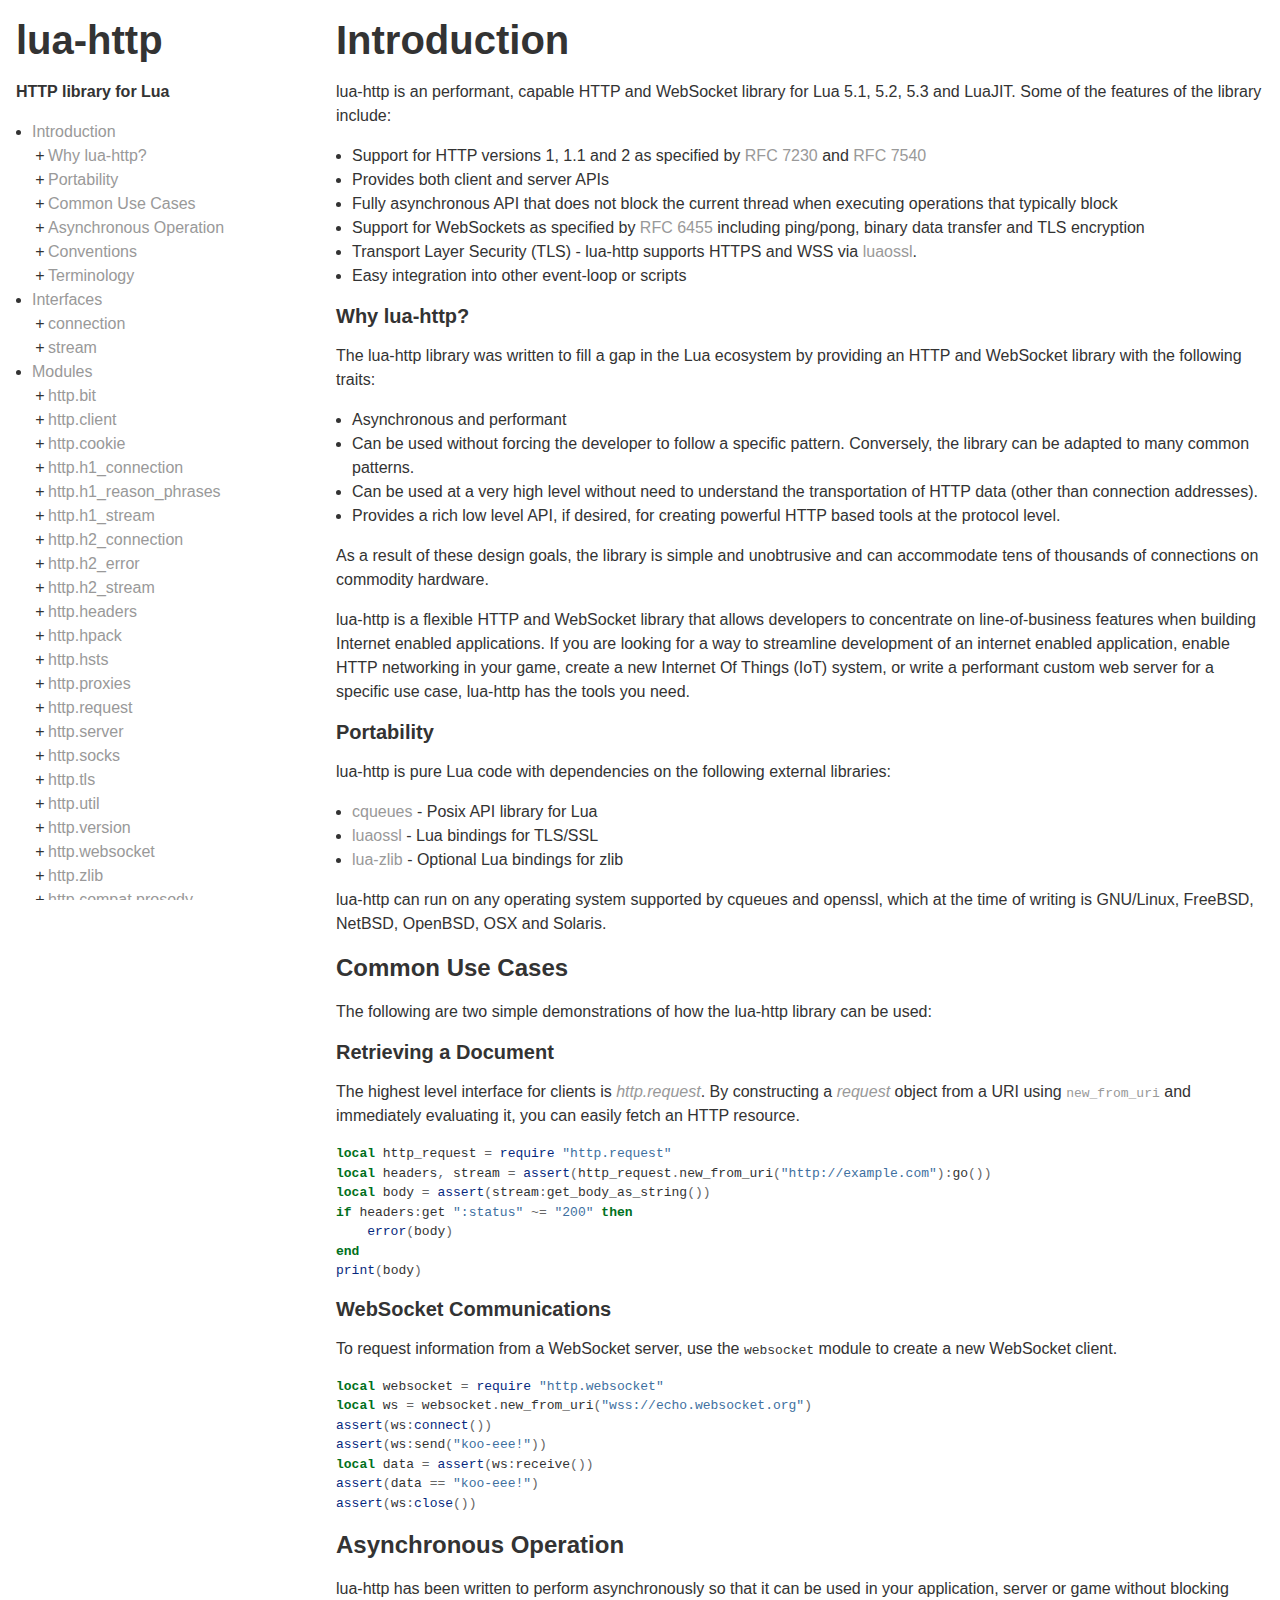
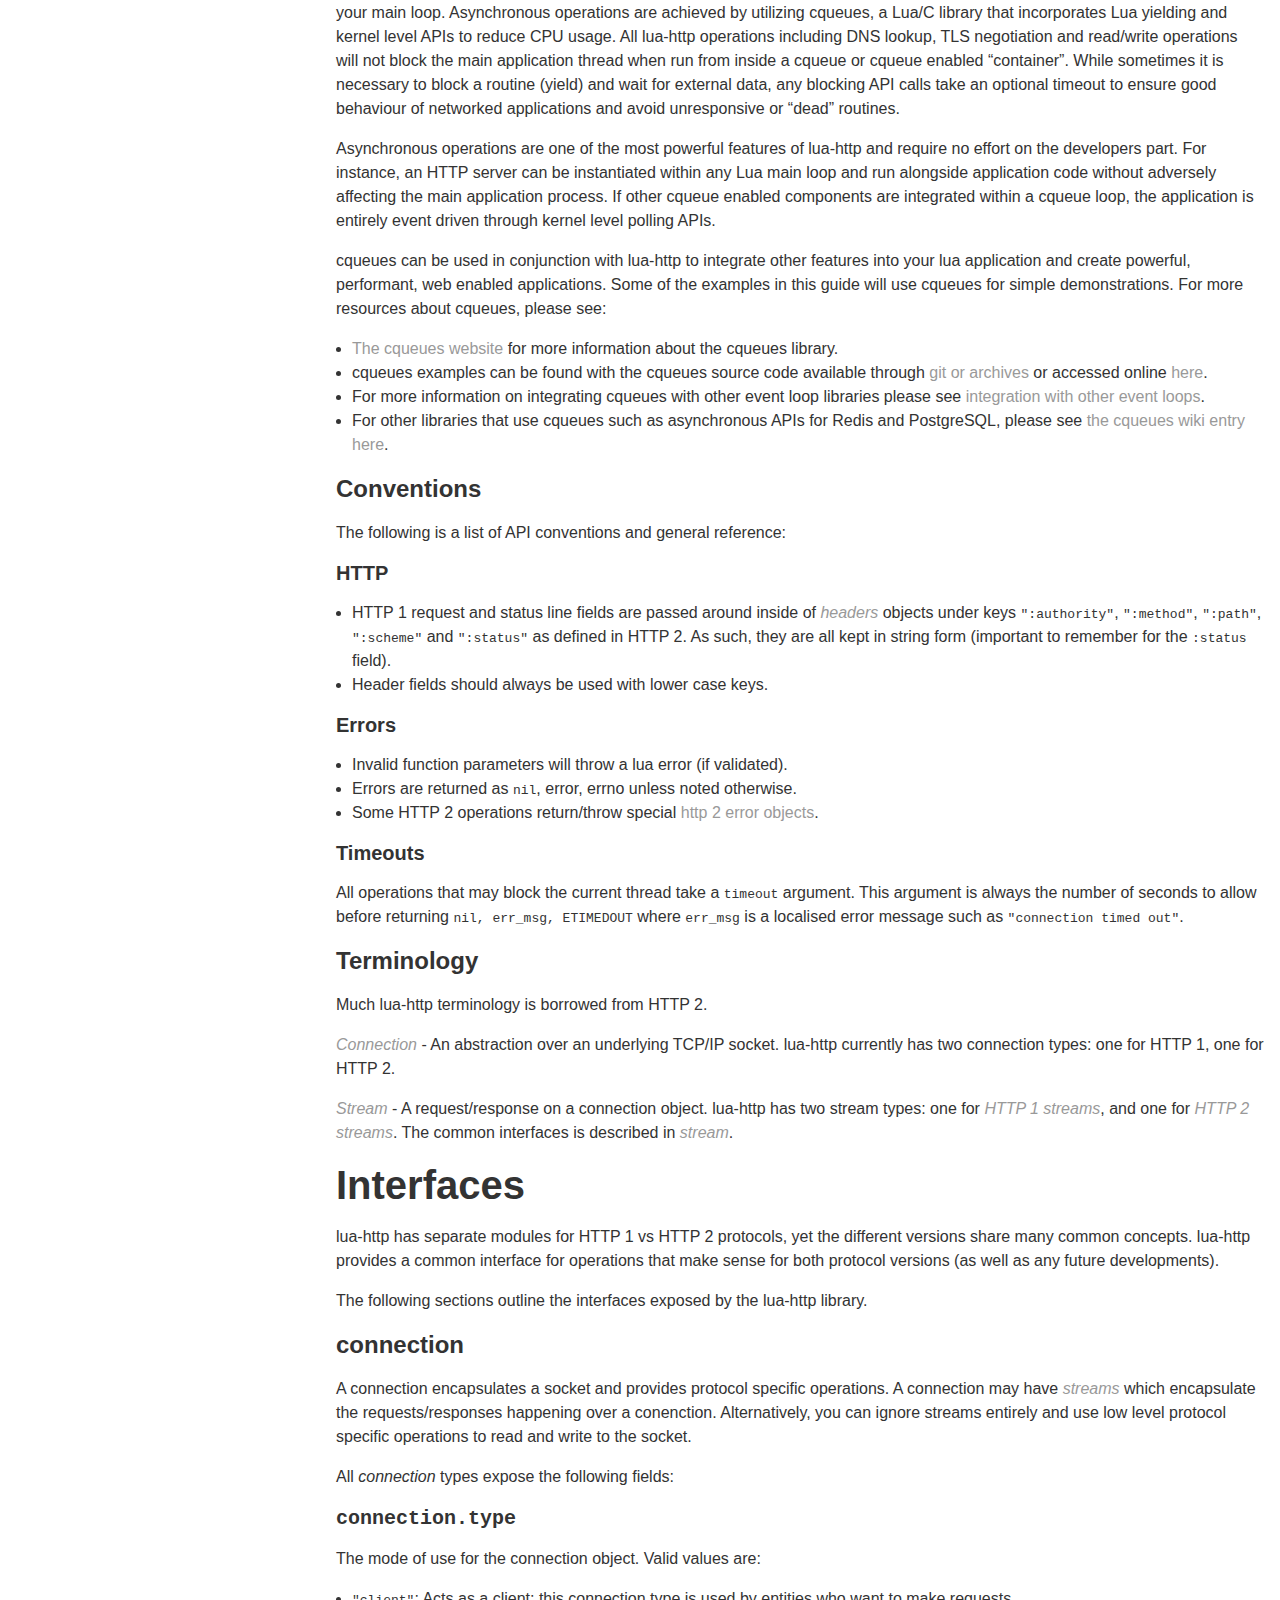
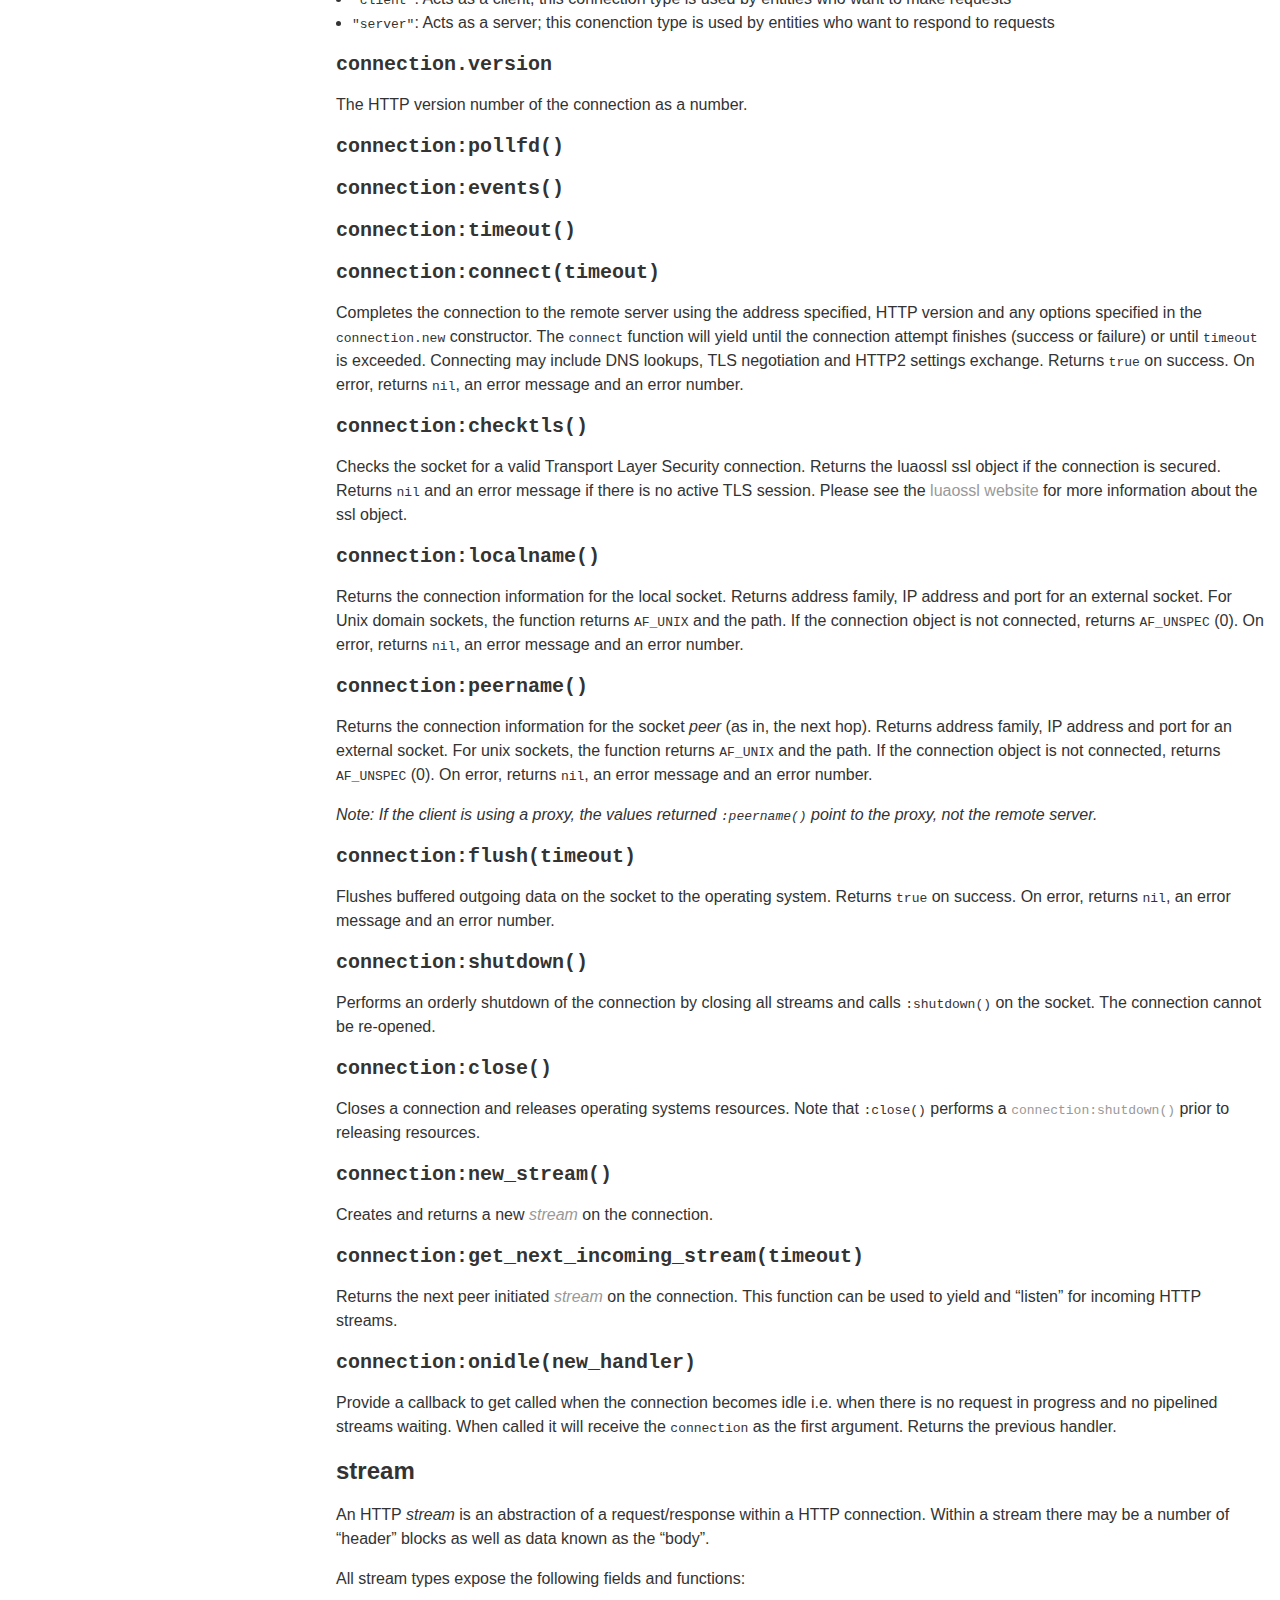
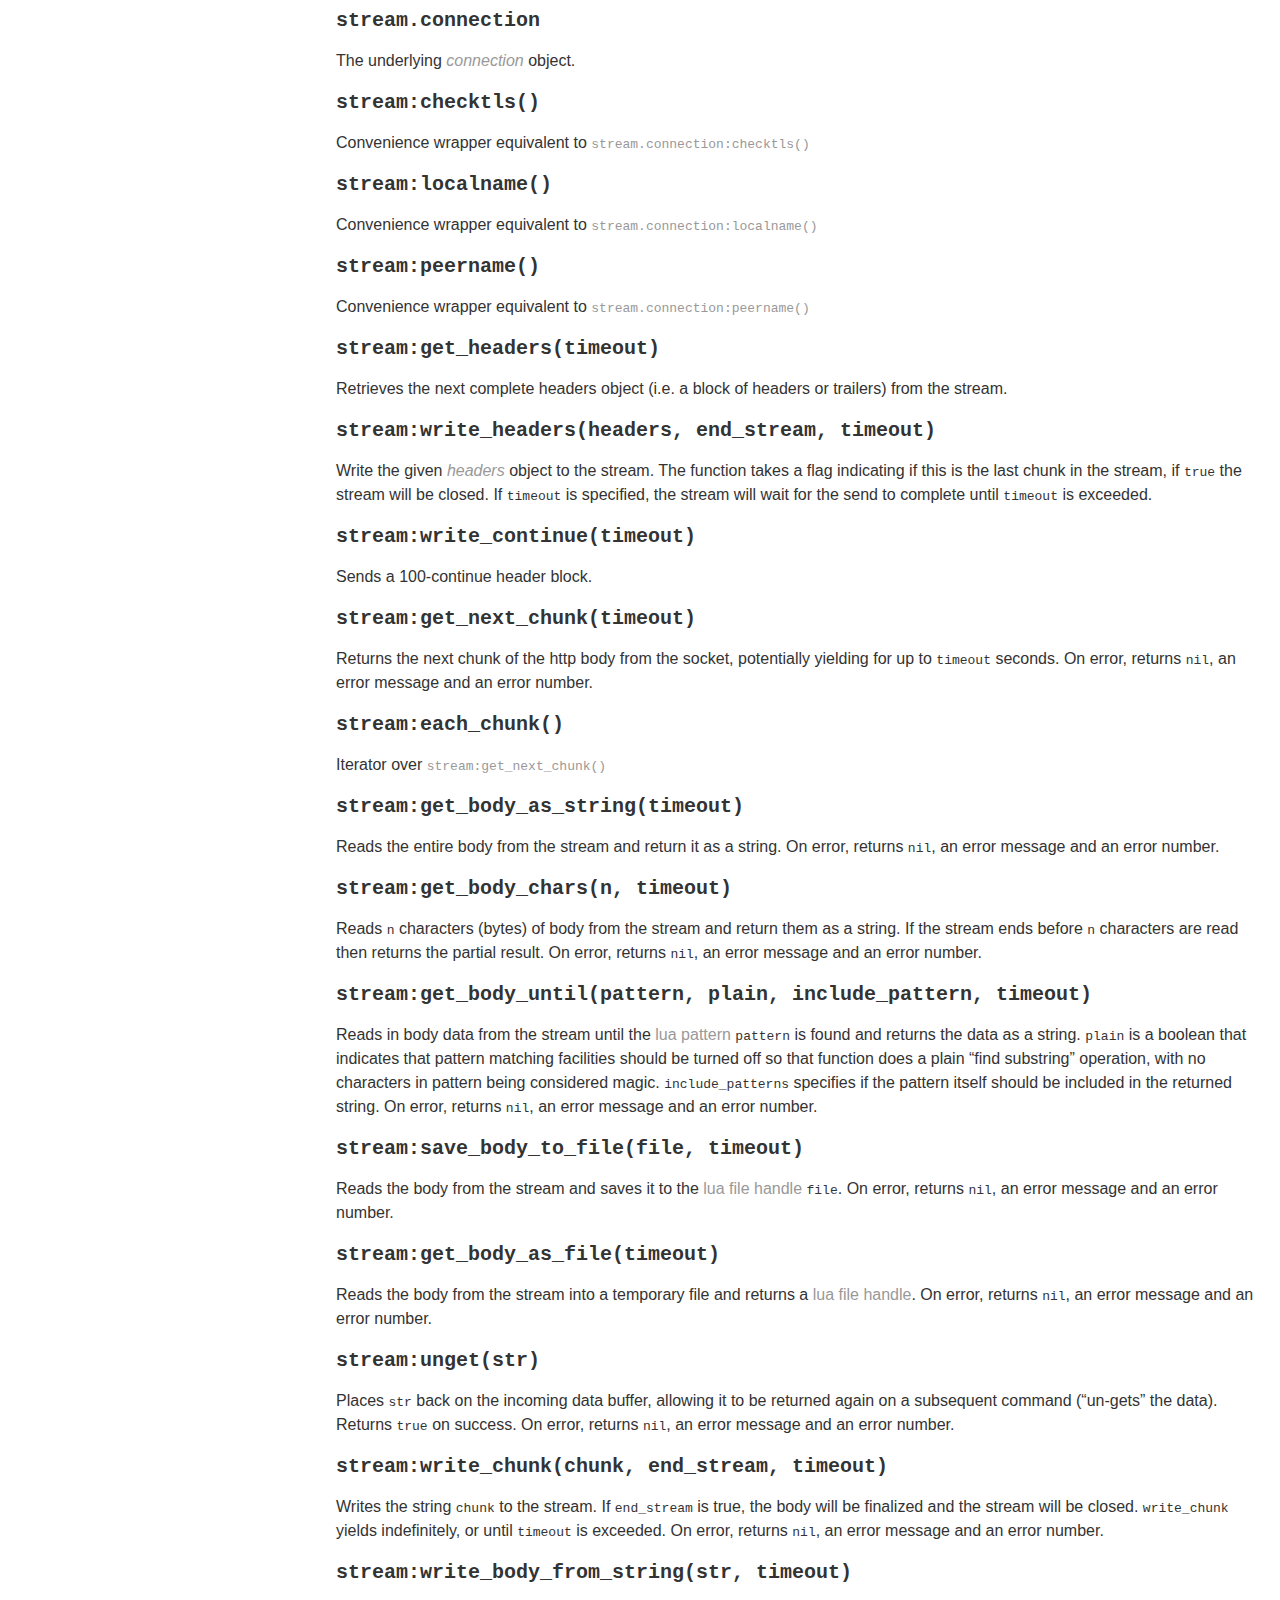
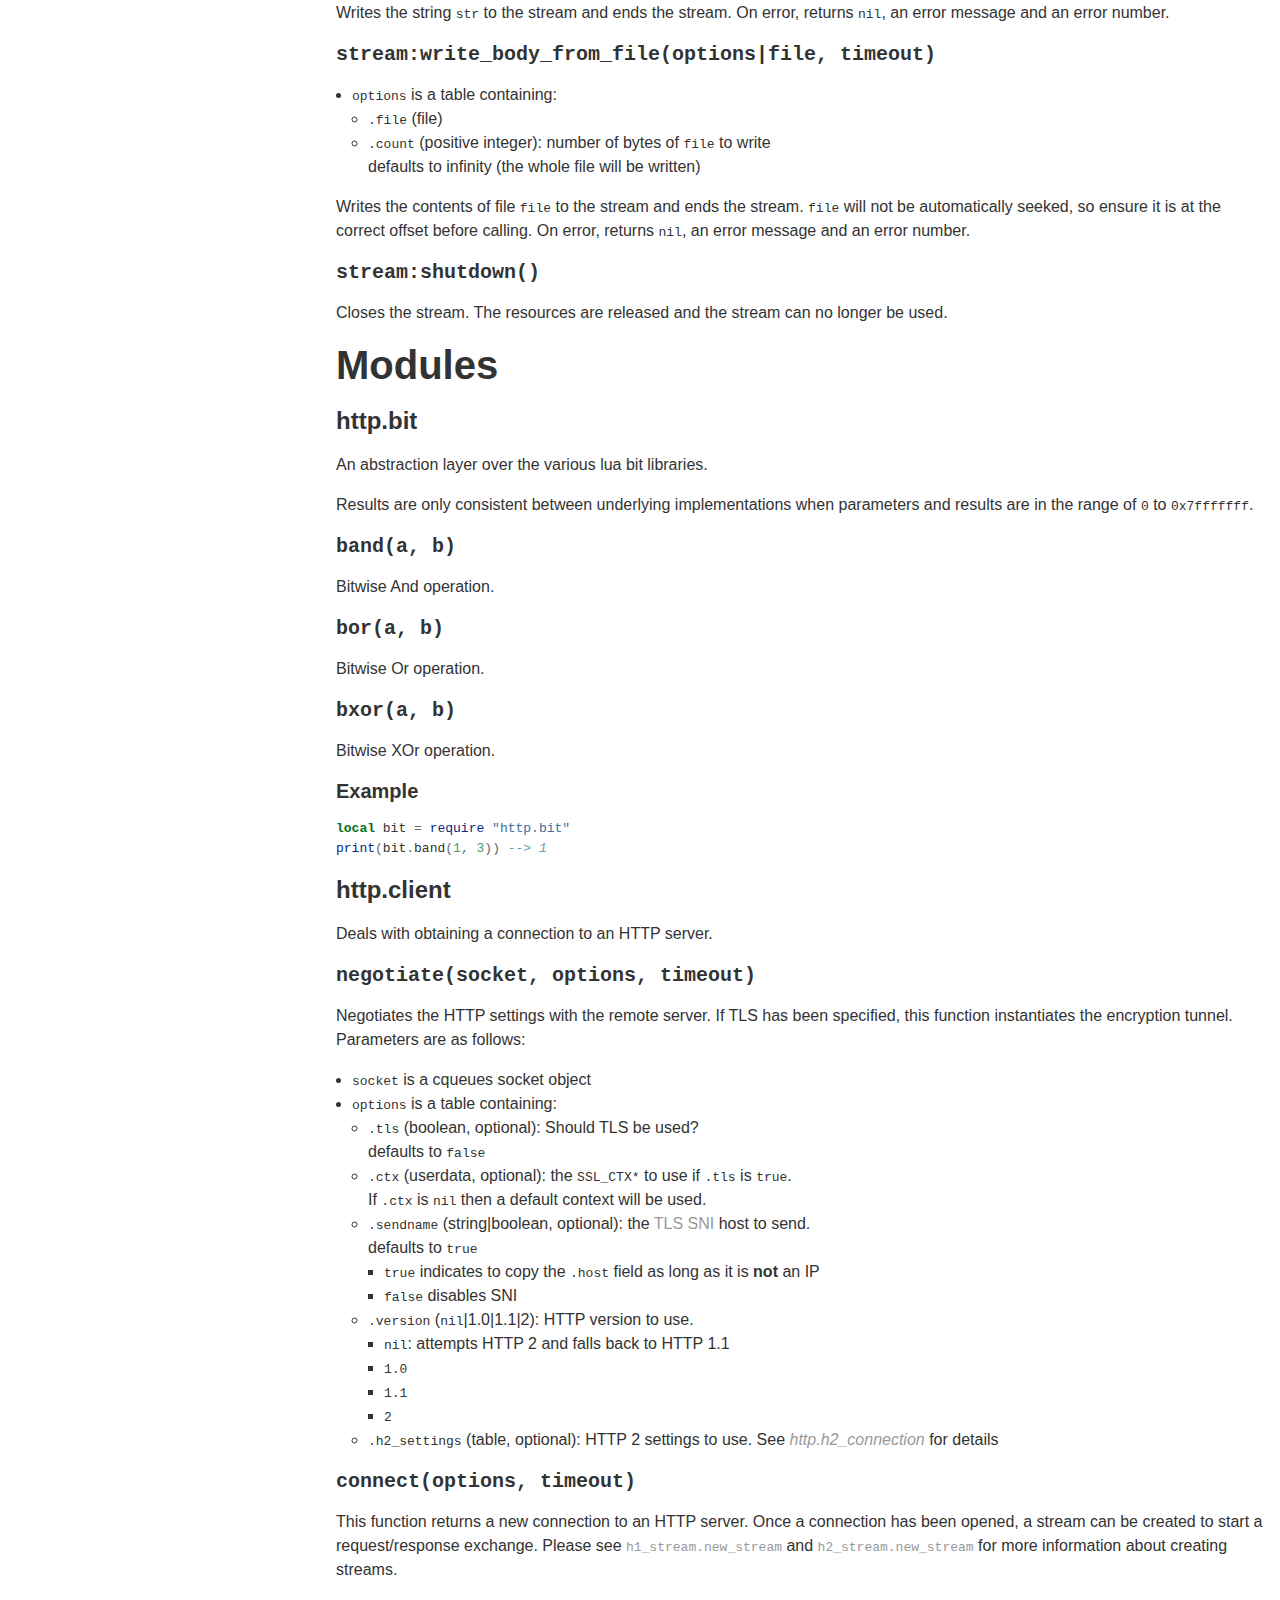
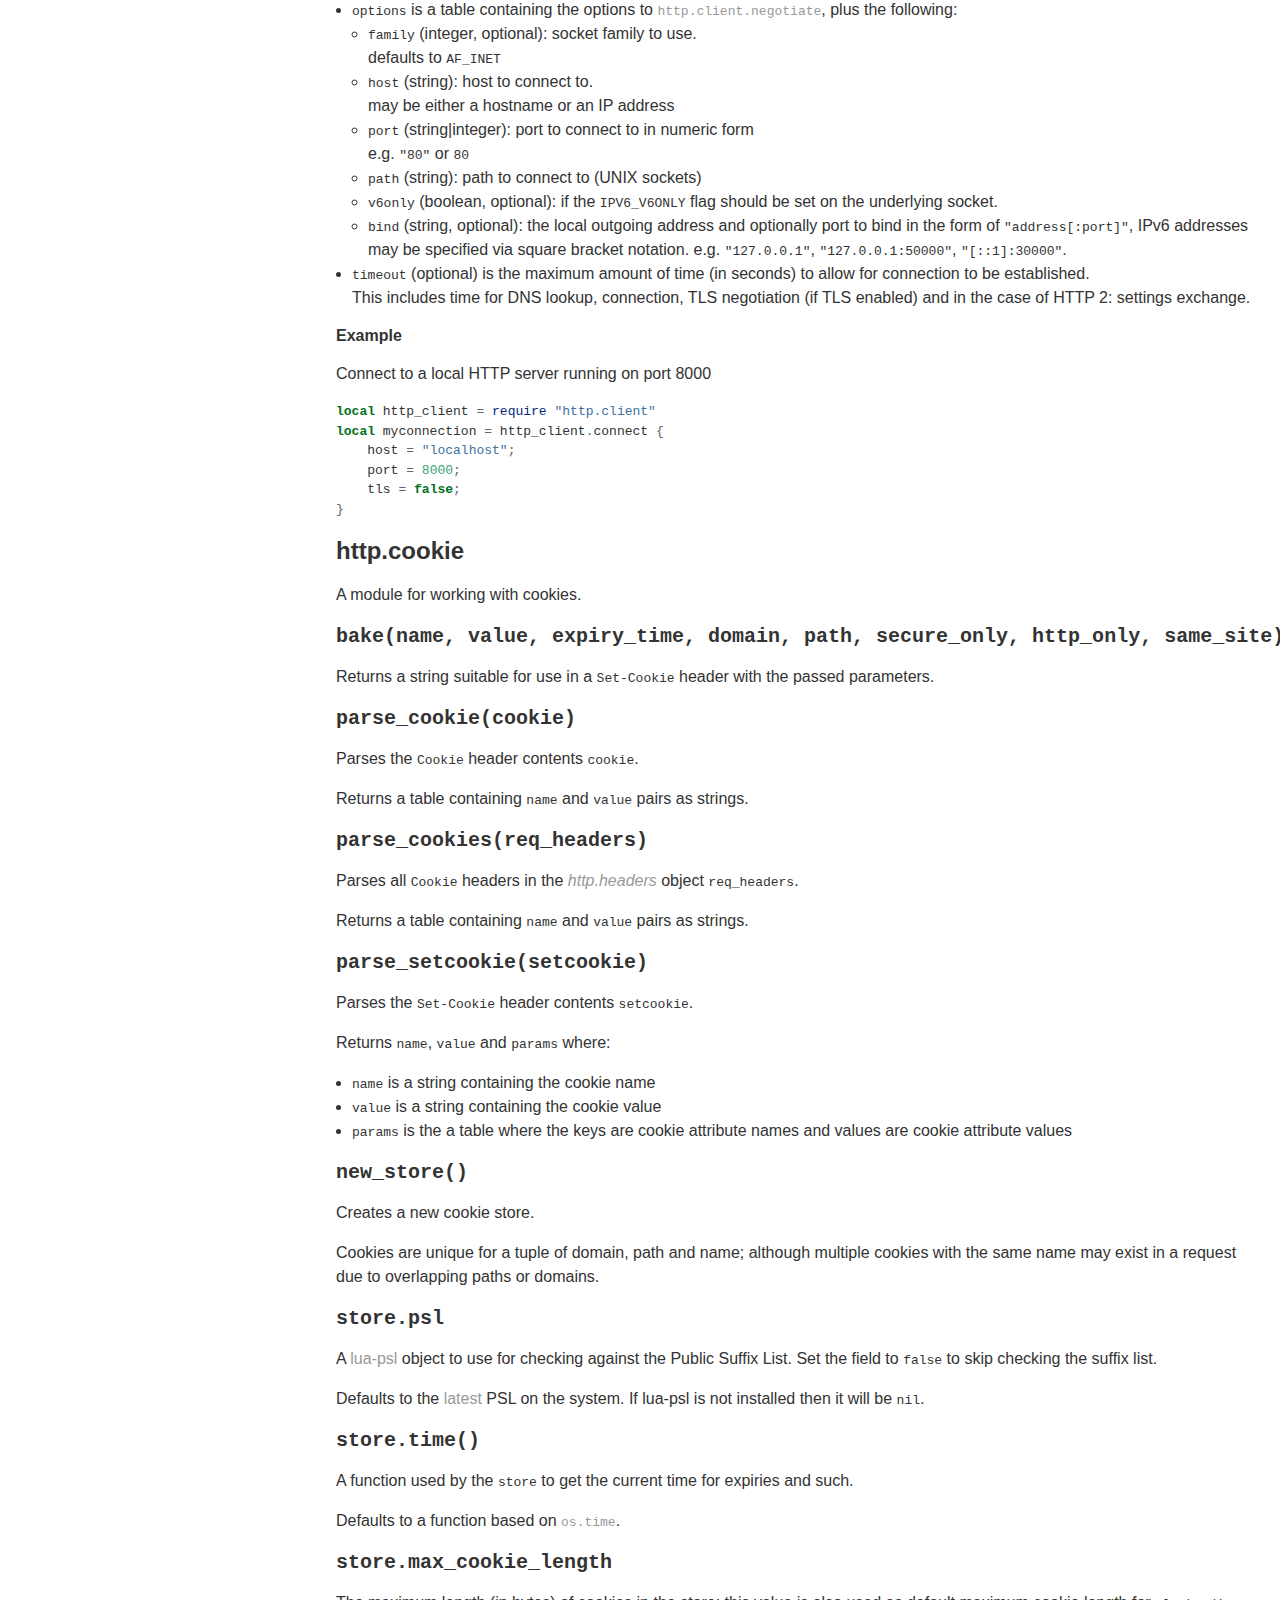
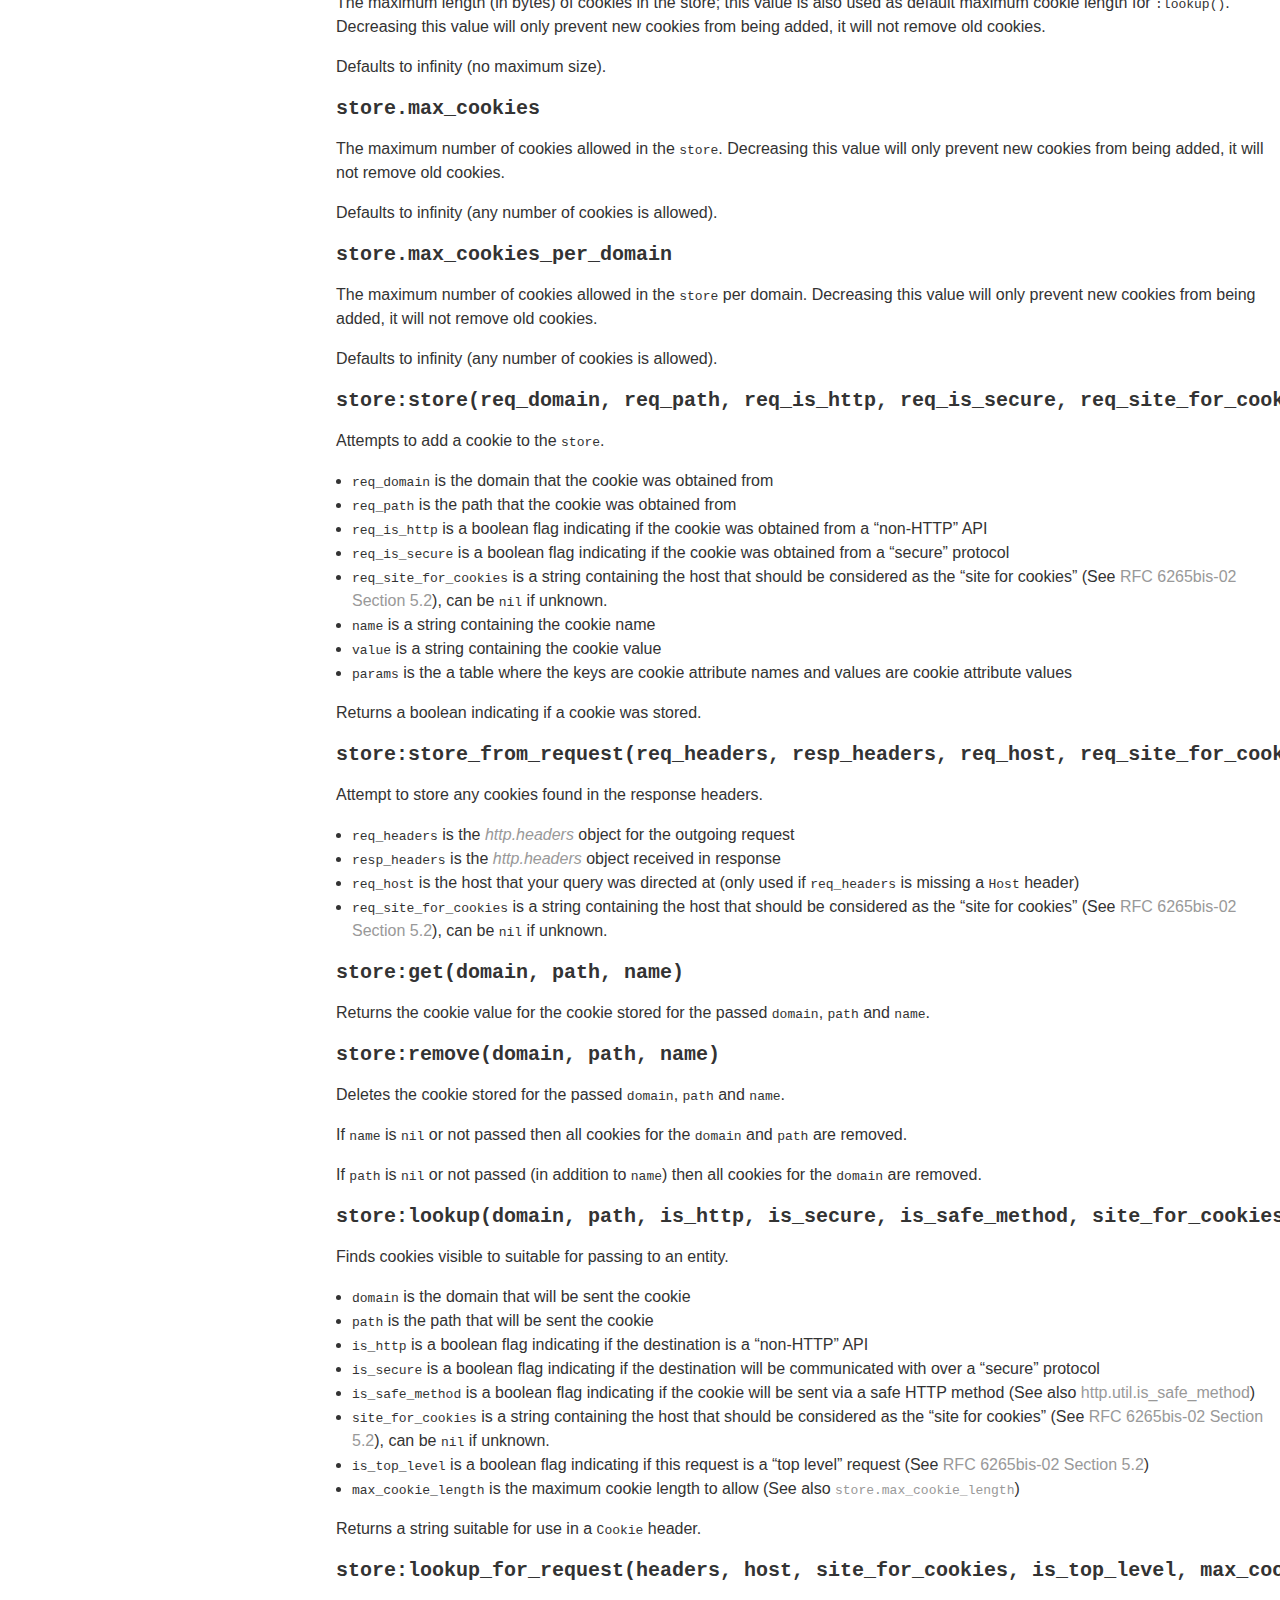
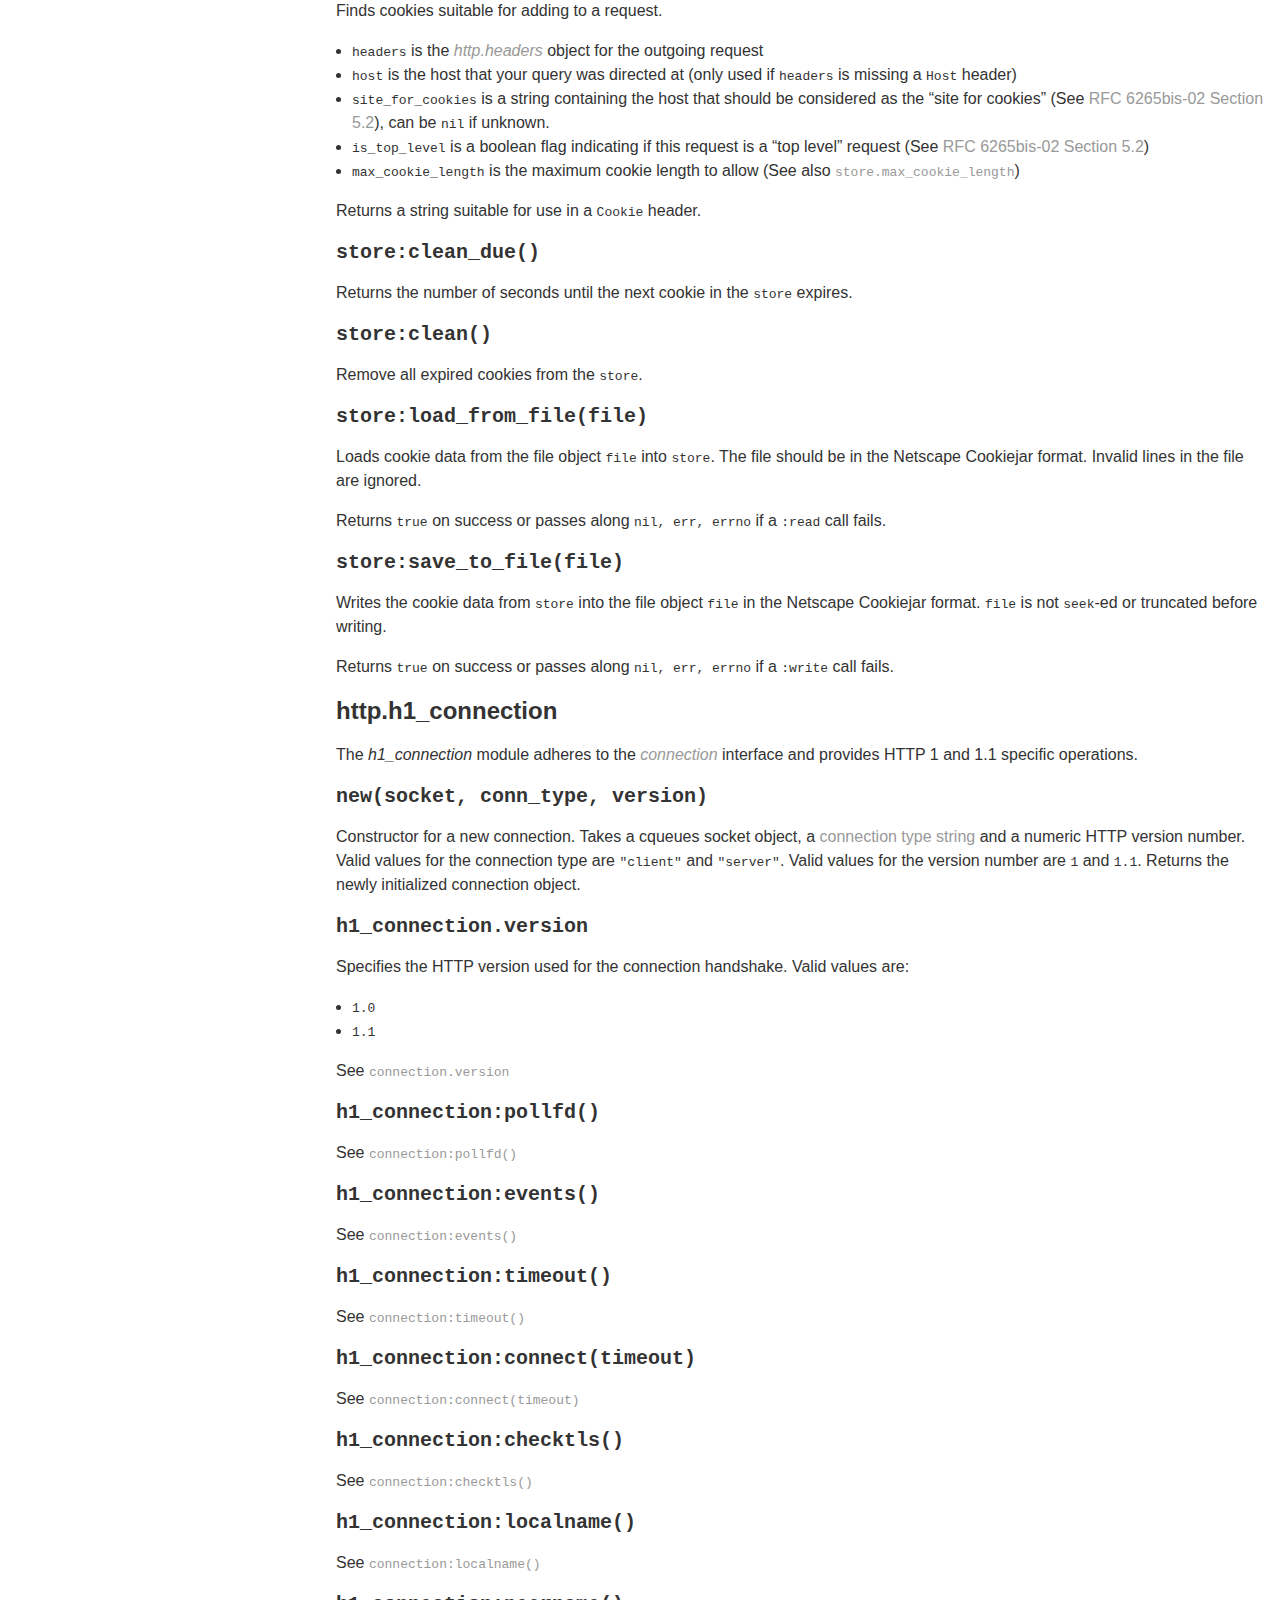
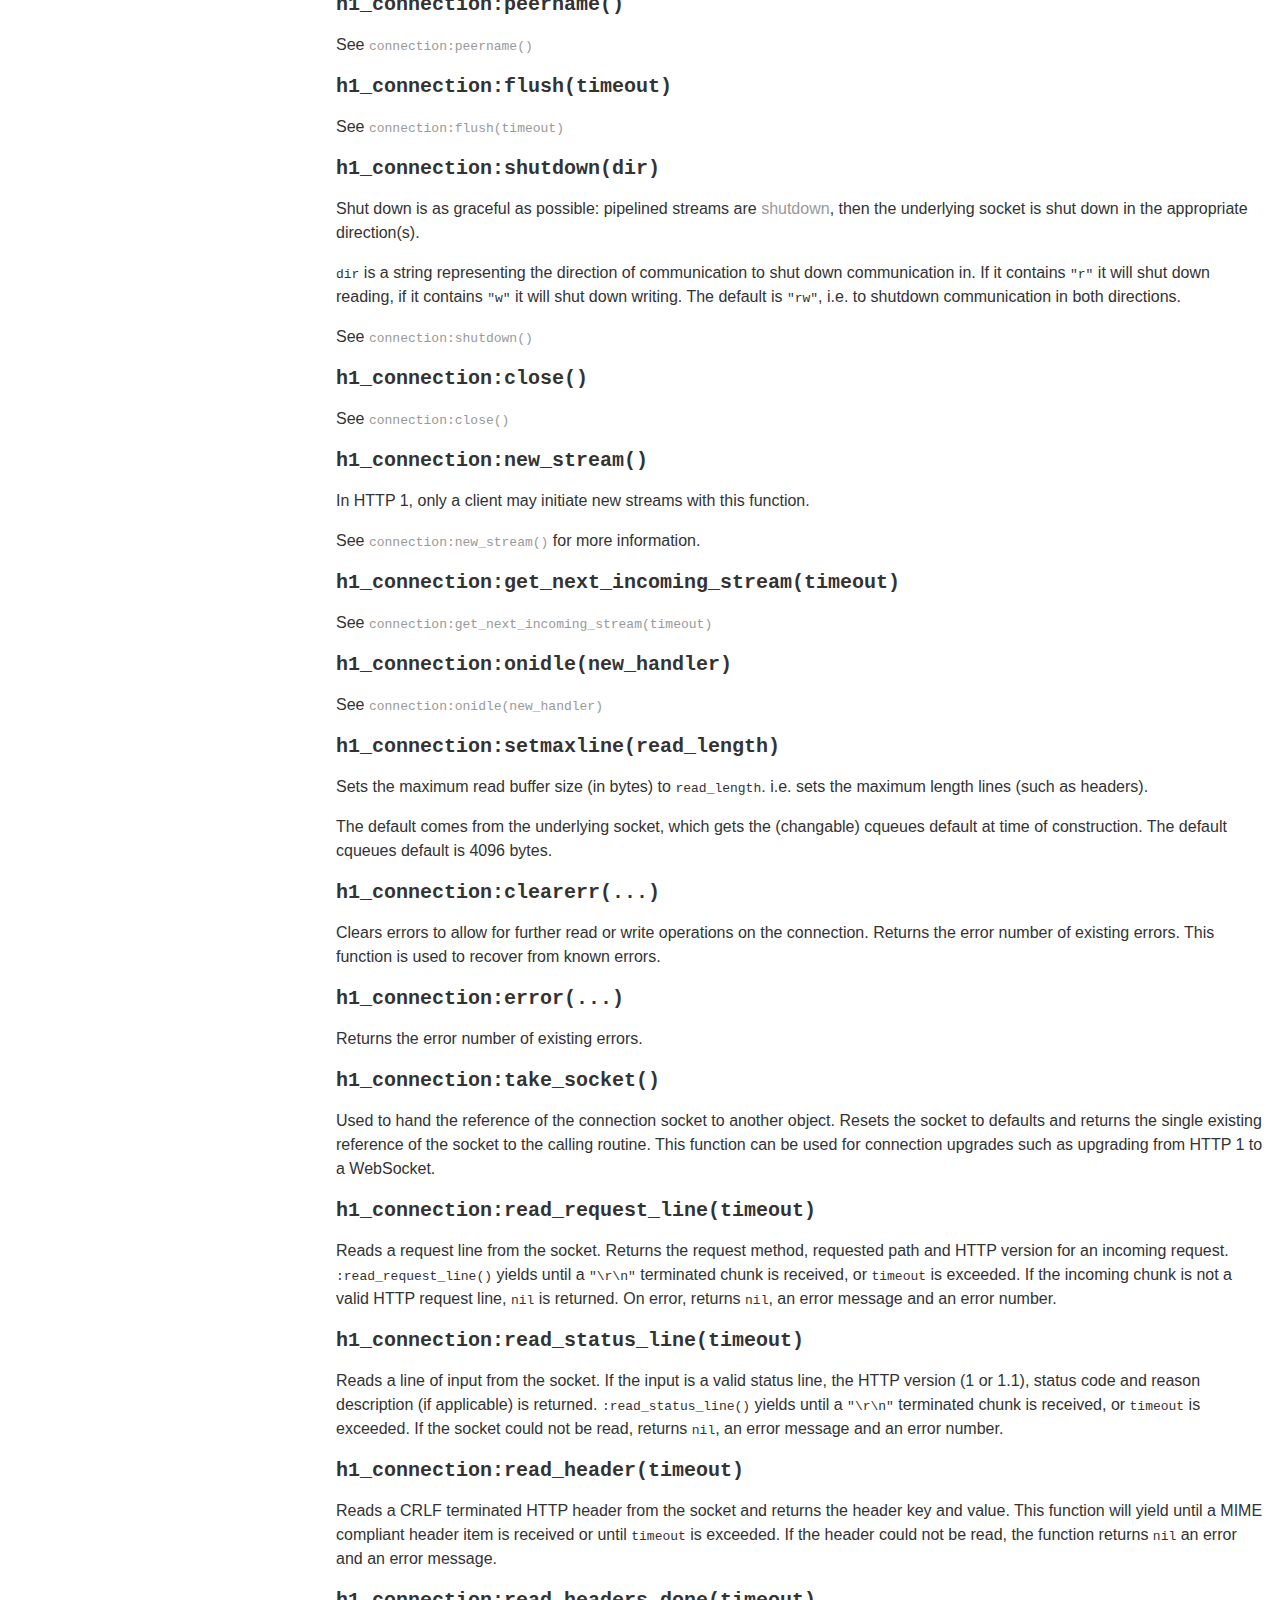
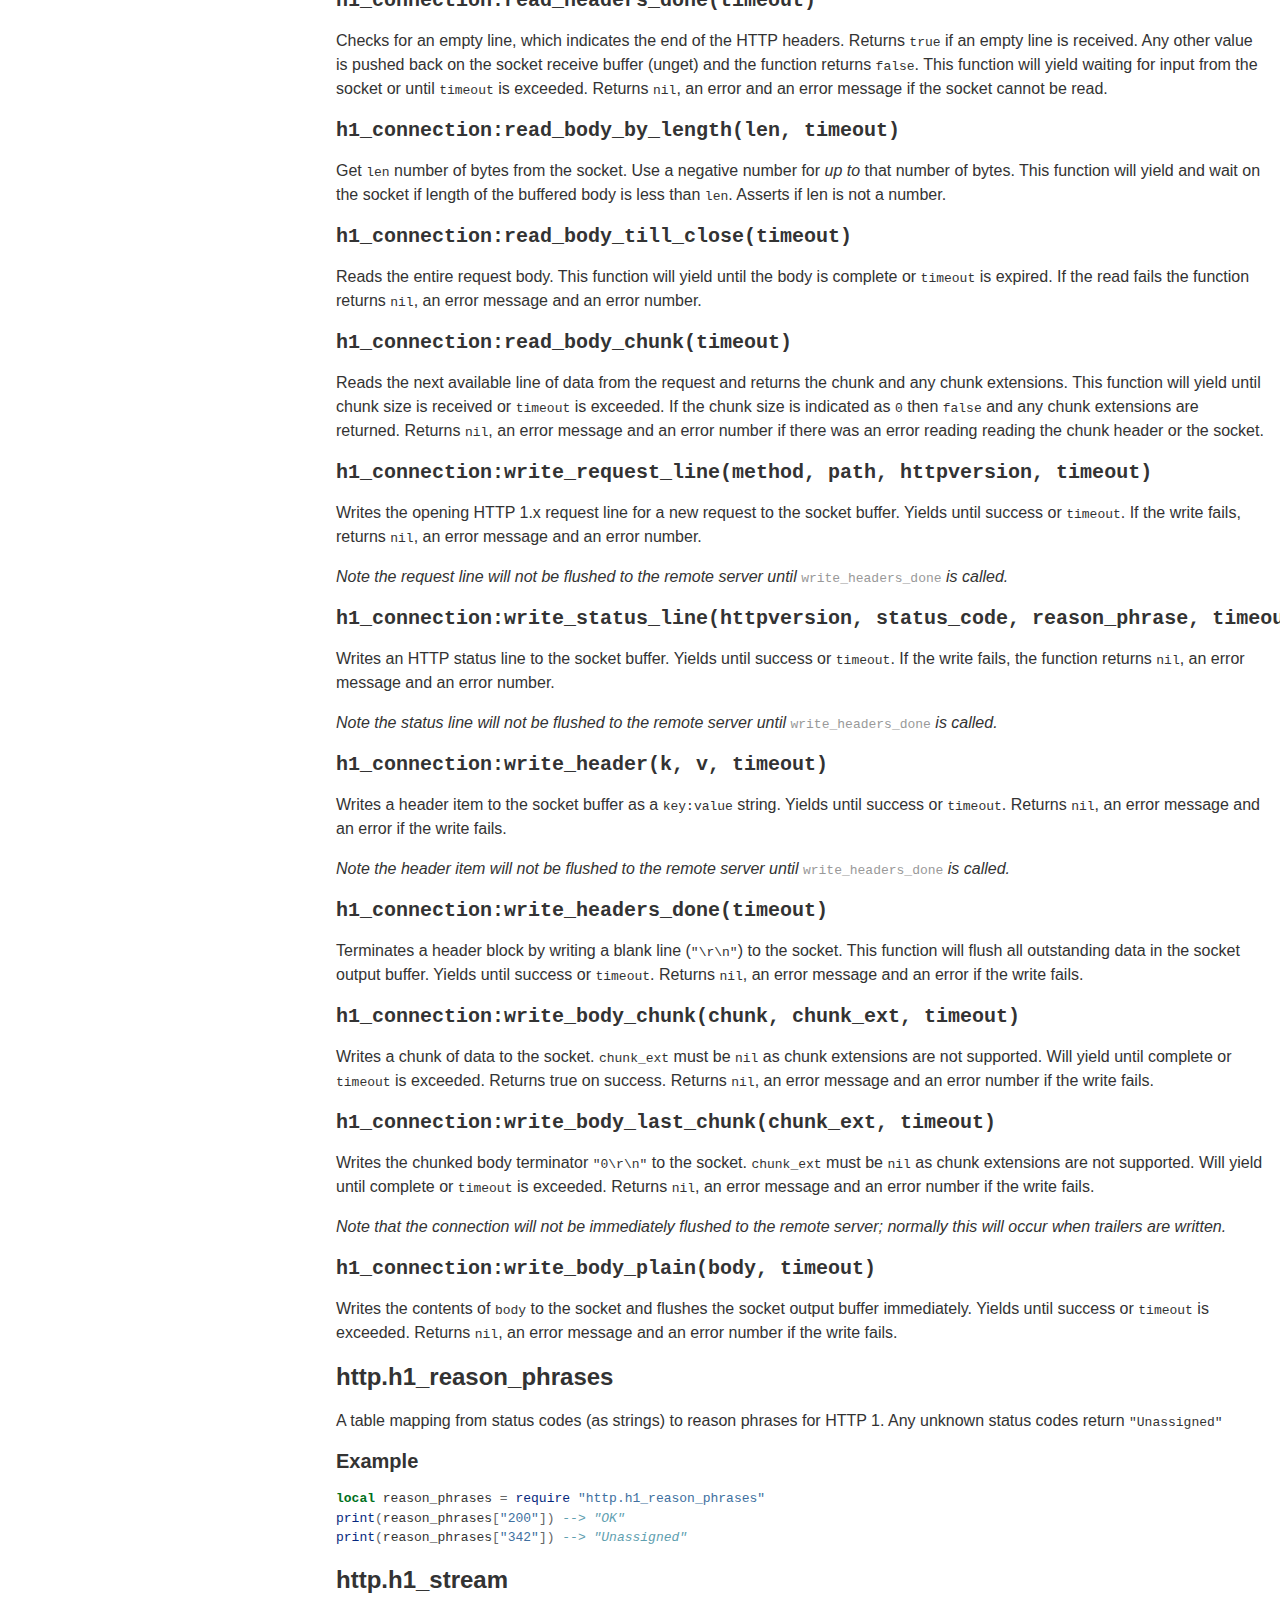
<file: 0.3/index.html>
<!DOCTYPE html>
<html>
<head>
  <meta charset="utf-8">
  <meta name="generator" content="pandoc">
  <meta name="viewport" content="width=device-width, initial-scale=1.0, user-scalable=yes">
  <meta name="author" content="Daurnimator quae@daurnimator.com">
  <title>lua-http</title>
  <style type="text/css">code{white-space: pre;}</style>
  <style type="text/css">
a.sourceLine { display: inline-block; line-height: 1.25; }
a.sourceLine { pointer-events: none; color: inherit; text-decoration: inherit; }
a.sourceLine:empty { height: 1.2em; }
.sourceCode { overflow: visible; }
code.sourceCode { white-space: pre; position: relative; }
div.sourceCode { margin: 1em 0; }
pre.sourceCode { margin: 0; }
@media screen {
div.sourceCode { overflow: auto; }
}
@media print {
code.sourceCode { white-space: pre-wrap; }
a.sourceLine { text-indent: -1em; padding-left: 1em; }
}
pre.numberSource a.sourceLine
  { position: relative; left: -4em; }
pre.numberSource a.sourceLine::before
  { content: attr(title);
    position: relative; left: -1em; text-align: right; vertical-align: baseline;
    border: none; pointer-events: all; display: inline-block;
    -webkit-touch-callout: none; -webkit-user-select: none;
    -khtml-user-select: none; -moz-user-select: none;
    -ms-user-select: none; user-select: none;
    padding: 0 4px; width: 4em;
    color: #aaaaaa;
  }
pre.numberSource { margin-left: 3em; border-left: 1px solid #aaaaaa;  padding-left: 4px; }
div.sourceCode
  {  }
@media screen {
a.sourceLine::before { text-decoration: underline; }
}
code span.al { color: #ff0000; font-weight: bold; } /* Alert */
code span.an { color: #60a0b0; font-weight: bold; font-style: italic; } /* Annotation */
code span.at { color: #7d9029; } /* Attribute */
code span.bn { color: #40a070; } /* BaseN */
code span.bu { } /* BuiltIn */
code span.cf { color: #007020; font-weight: bold; } /* ControlFlow */
code span.ch { color: #4070a0; } /* Char */
code span.cn { color: #880000; } /* Constant */
code span.co { color: #60a0b0; font-style: italic; } /* Comment */
code span.cv { color: #60a0b0; font-weight: bold; font-style: italic; } /* CommentVar */
code span.do { color: #ba2121; font-style: italic; } /* Documentation */
code span.dt { color: #902000; } /* DataType */
code span.dv { color: #40a070; } /* DecVal */
code span.er { color: #ff0000; font-weight: bold; } /* Error */
code span.ex { } /* Extension */
code span.fl { color: #40a070; } /* Float */
code span.fu { color: #06287e; } /* Function */
code span.im { } /* Import */
code span.in { color: #60a0b0; font-weight: bold; font-style: italic; } /* Information */
code span.kw { color: #007020; font-weight: bold; } /* Keyword */
code span.op { color: #666666; } /* Operator */
code span.ot { color: #007020; } /* Other */
code span.pp { color: #bc7a00; } /* Preprocessor */
code span.sc { color: #4070a0; } /* SpecialChar */
code span.ss { color: #bb6688; } /* SpecialString */
code span.st { color: #4070a0; } /* String */
code span.va { color: #19177c; } /* Variable */
code span.vs { color: #4070a0; } /* VerbatimString */
code span.wa { color: #60a0b0; font-weight: bold; font-style: italic; } /* Warning */
  </style>
  <style type="text/css">* {
-webkit-box-sizing: border-box;
-moz-box-sizing: border-box;
box-sizing: border-box
}
html,
body {
height: 100%
}
article,
aside,
figure,
footer,
header,
hgroup,
menu,
nav,
section {
display: block
}
body {
margin: 0
}
h1,
h2,
h3 {
margin: 1rem 0
}
h4,
h5,
h6,
ul,
ol,
dl,
blockquote,
address,
p,
figure {
margin: 0 0 1rem 0
}
img {
max-width: 100%
}
h1,
h2,
h3,
h4,
h5,
h6 {
font-weight: 700
}
h1 {
font-size: 2.5rem;
line-height: 3rem
}
h2 {
font-size: 1.5rem;
line-height: 2rem
}
h3 {
font-size: 1.25rem;
line-height: 1.5rem
}
h4,
h5,
h6 {
font-size: 1rem;
line-height: 1.25rem
}
hr {
border: 0;
border-bottom: 1px solid;
margin-top: -1px;
margin-bottom: 1rem
}
a:hover {
color: inherit
}
small {
font-size: .875rem
}
ul,
ol {
padding-left: 1rem
}
ul ul,
ul ol,
ol ol,
ol ul {
margin: 0
}
dt {
font-weight: 700
}
dd {
margin: 0
}
blockquote {
border-left: 1px solid;
padding-left: 1rem
}
address {
font-style: normal
}
html {
color: #333;
font: 100%/1.5 Avenir, 'Helvetica Neue', Helvetica, Arial, sans-serif;
-webkit-font-smoothing: antialiased;
-webkit-text-size-adjust: 100%;
-ms-text-size-adjust: 100%;
background: #FFF;
}
a {
color: #999;
text-decoration: none;
transition: color 0.3s;
}
a > h1,
a > h2,
a > h3 {
color: #333;
}
body > * {
padding: 0 1rem;
}
.subtitle {
font-size: 1rem;
line-height: 1.5rem
}
.author {
display: none
}
@media screen and (min-width: 55rem) {
.meta {
position: fixed;
width: 20rem;
height: 100%;
overflow: auto;
background: #FFF;
z-index: 1;
}
main {
display: block; 
margin-left: 20rem;
overflow: auto;
}
}
@media print {
section.level1 {
page-break-inside: avoid
}
nav a::after {
content: leader('.') target-counter(attr(href url), page, decimal)
}
}
</style>
  <!--[if lt IE 9]>
    <script src="//cdnjs.cloudflare.com/ajax/libs/html5shiv/3.7.3/html5shiv-printshiv.min.js"></script>
  <![endif]-->
</head>
<body>
<div class="meta">
<header>
<h1 class="title">lua-http</h1>
<h1 class="subtitle">HTTP library for Lua</h1>
<h2 class="author">Daurnimator <a href="mailto:quae@daurnimator.com" class="email">quae@daurnimator.com</a></h2>
</header>
<nav id="TOC">
<ul>
<li><a href="#introduction">Introduction</a><ul>
<li><a href="#why-lua-http">Why lua-http?</a></li>
<li><a href="#portability">Portability</a></li>
<li><a href="#common-use-cases">Common Use Cases</a><ul>
<li><a href="#retrieving-a-document">Retrieving a Document</a></li>
<li><a href="#http.websocket-example">WebSocket Communications</a></li>
</ul></li>
<li><a href="#asynchronous-operation">Asynchronous Operation</a></li>
<li><a href="#conventions">Conventions</a><ul>
<li><a href="#http">HTTP</a></li>
<li><a href="#errors">Errors</a></li>
<li><a href="#timeouts">Timeouts</a></li>
</ul></li>
<li><a href="#terminology">Terminology</a></li>
</ul></li>
<li><a href="#interfaces">Interfaces</a><ul>
<li><a href="#connection">connection</a><ul>
<li><a href="#connection.type"><code>connection.type</code> <!-- --></a></li>
<li><a href="#connection.version"><code>connection.version</code> <!-- --></a></li>
<li><a href="#connection:pollfd"><code>connection:pollfd()</code> <!-- --></a></li>
<li><a href="#connection:events"><code>connection:events()</code> <!-- --></a></li>
<li><a href="#connection:timeout"><code>connection:timeout()</code> <!-- --></a></li>
<li><a href="#connection:connect"><code>connection:connect(timeout)</code> <!-- --></a></li>
<li><a href="#connection:checktls"><code>connection:checktls()</code> <!-- --></a></li>
<li><a href="#connection:localname"><code>connection:localname()</code> <!-- --></a></li>
<li><a href="#connection:peername"><code>connection:peername()</code> <!-- --></a></li>
<li><a href="#connection:flush"><code>connection:flush(timeout)</code> <!-- --></a></li>
<li><a href="#connection:shutdown"><code>connection:shutdown()</code> <!-- --></a></li>
<li><a href="#connection:close"><code>connection:close()</code> <!-- --></a></li>
<li><a href="#connection:new_stream"><code>connection:new_stream()</code> <!-- --></a></li>
<li><a href="#connection:get_next_incoming_stream"><code>connection:get_next_incoming_stream(timeout)</code> <!-- --></a></li>
<li><a href="#http.connection:onidle"><code>connection:onidle(new_handler)</code> <!-- --></a></li>
</ul></li>
<li><a href="#stream">stream</a><ul>
<li><a href="#stream.connection"><code>stream.connection</code> <!-- --></a></li>
<li><a href="#stream:checktls"><code>stream:checktls()</code> <!-- --></a></li>
<li><a href="#stream:localname"><code>stream:localname()</code> <!-- --></a></li>
<li><a href="#stream:peername"><code>stream:peername()</code> <!-- --></a></li>
<li><a href="#stream:get_headers"><code>stream:get_headers(timeout)</code> <!-- --></a></li>
<li><a href="#stream:write_headers"><code>stream:write_headers(headers, end_stream, timeout)</code> <!-- --></a></li>
<li><a href="#stream:write_continue"><code>stream:write_continue(timeout)</code> <!-- --></a></li>
<li><a href="#stream:get_next_chunk"><code>stream:get_next_chunk(timeout)</code> <!-- --></a></li>
<li><a href="#stream:each_chunk"><code>stream:each_chunk()</code> <!-- --></a></li>
<li><a href="#stream:get_body_as_string"><code>stream:get_body_as_string(timeout)</code> <!-- --></a></li>
<li><a href="#stream:get_body_chars"><code>stream:get_body_chars(n, timeout)</code> <!-- --></a></li>
<li><a href="#stream:get_body_until"><code>stream:get_body_until(pattern, plain, include_pattern, timeout)</code> <!-- --></a></li>
<li><a href="#stream:save_body_to_file"><code>stream:save_body_to_file(file, timeout)</code> <!-- --></a></li>
<li><a href="#stream:get_body_as_file"><code>stream:get_body_as_file(timeout)</code> <!-- --></a></li>
<li><a href="#stream:unget"><code>stream:unget(str)</code> <!-- --></a></li>
<li><a href="#stream:write_chunk"><code>stream:write_chunk(chunk, end_stream, timeout)</code> <!-- --></a></li>
<li><a href="#stream:write_body_from_string"><code>stream:write_body_from_string(str, timeout)</code> <!-- --></a></li>
<li><a href="#stream:write_body_from_file"><code>stream:write_body_from_file(options|file, timeout)</code> <!-- --></a></li>
<li><a href="#stream:shutdown"><code>stream:shutdown()</code> <!-- --></a></li>
</ul></li>
</ul></li>
<li><a href="#modules">Modules</a><ul>
<li><a href="#http.bit">http.bit</a><ul>
<li><a href="#http.bit.band"><code>band(a, b)</code> <!-- --></a></li>
<li><a href="#http.bit.bor"><code>bor(a, b)</code> <!-- --></a></li>
<li><a href="#http.bit.bxor"><code>bxor(a, b)</code> <!-- --></a></li>
<li><a href="#http.bit-example">Example</a></li>
</ul></li>
<li><a href="#http.client">http.client</a><ul>
<li><a href="#http.client.negotiate"><code>negotiate(socket, options, timeout)</code> <!-- --></a></li>
<li><a href="#http.client.connect"><code>connect(options, timeout)</code> <!-- --></a></li>
</ul></li>
<li><a href="#http.cookie">http.cookie</a><ul>
<li><a href="#http.cookie.bake"><code>bake(name, value, expiry_time, domain, path, secure_only, http_only, same_site)</code> <!-- --></a></li>
<li><a href="#http.cookie.parse_cookie"><code>parse_cookie(cookie)</code> <!-- --></a></li>
<li><a href="#http.cookie.parse_cookies"><code>parse_cookies(req_headers)</code> <!-- --></a></li>
<li><a href="#http.cookie.parse_setcookie"><code>parse_setcookie(setcookie)</code> <!-- --></a></li>
<li><a href="#http.cookie.new_store"><code>new_store()</code> <!-- --></a></li>
<li><a href="#http.cookie.store.psl"><code>store.psl</code> <!-- --></a></li>
<li><a href="#http.cookie.store.time"><code>store.time()</code> <!-- --></a></li>
<li><a href="#http.cookie.store.max_cookie_length"><code>store.max_cookie_length</code> <!-- --></a></li>
<li><a href="#http.cookie.store.max_cookies"><code>store.max_cookies</code> <!-- --></a></li>
<li><a href="#http.cookie.store.max_cookies_per_domain"><code>store.max_cookies_per_domain</code> <!-- --></a></li>
<li><a href="#http.cookie.store:store"><code>store:store(req_domain, req_path, req_is_http, req_is_secure, req_site_for_cookies, name, value, params)</code> <!-- --></a></li>
<li><a href="#http.cookie.store:store_from_request"><code>store:store_from_request(req_headers, resp_headers, req_host, req_site_for_cookies)</code> <!-- --></a></li>
<li><a href="#http.cookie.store:get"><code>store:get(domain, path, name)</code> <!-- --></a></li>
<li><a href="#http.cookie.store:remove"><code>store:remove(domain, path, name)</code> <!-- --></a></li>
<li><a href="#http.cookie.store:lookup"><code>store:lookup(domain, path, is_http, is_secure, is_safe_method, site_for_cookies, is_top_level, max_cookie_length)</code> <!-- --></a></li>
<li><a href="#http.cookie.store:lookup_for_request"><code>store:lookup_for_request(headers, host, site_for_cookies, is_top_level, max_cookie_length)</code> <!-- --></a></li>
<li><a href="#http.cookie.store:clean_due"><code>store:clean_due()</code> <!-- --></a></li>
<li><a href="#http.cookie.store:clean"><code>store:clean()</code> <!-- --></a></li>
<li><a href="#http.cookie.store:load_from_file"><code>store:load_from_file(file)</code> <!-- --></a></li>
<li><a href="#http.cookie.store:save_to_file"><code>store:save_to_file(file)</code> <!-- --></a></li>
</ul></li>
<li><a href="#http.h1_connection">http.h1_connection</a><ul>
<li><a href="#connection.new"><code>new(socket, conn_type, version)</code> <!-- --></a></li>
<li><a href="#http.h1_connection.version"><code>h1_connection.version</code> <!-- --></a></li>
<li><a href="#http.h1_connection:pollfd"><code>h1_connection:pollfd()</code> <!-- --></a></li>
<li><a href="#http.h1_connection:events"><code>h1_connection:events()</code> <!-- --></a></li>
<li><a href="#http.h1_connection:timeout"><code>h1_connection:timeout()</code> <!-- --></a></li>
<li><a href="#http.h1_connection:connect"><code>h1_connection:connect(timeout)</code> <!-- --></a></li>
<li><a href="#http.h1_connection:checktls"><code>h1_connection:checktls()</code> <!-- --></a></li>
<li><a href="#http.h1_connection:localname"><code>h1_connection:localname()</code> <!-- --></a></li>
<li><a href="#http.h1_connection:peername"><code>h1_connection:peername()</code> <!-- --></a></li>
<li><a href="#http.h1_connection:flush"><code>h1_connection:flush(timeout)</code> <!-- --></a></li>
<li><a href="#http.h1_connection:shutdown"><code>h1_connection:shutdown(dir)</code> <!-- --></a></li>
<li><a href="#http.h1_connection:close"><code>h1_connection:close()</code> <!-- --></a></li>
<li><a href="#http.h1_connection:new_stream"><code>h1_connection:new_stream()</code> <!-- --></a></li>
<li><a href="#http.h1_connection:get_next_incoming_stream"><code>h1_connection:get_next_incoming_stream(timeout)</code> <!-- --></a></li>
<li><a href="#http.h1_connection:onidle"><code>h1_connection:onidle(new_handler)</code> <!-- --></a></li>
<li><a href="#http.h1_connection:setmaxline"><code>h1_connection:setmaxline(read_length)</code> <!-- --></a></li>
<li><a href="#http.h1_connection:clearerr"><code>h1_connection:clearerr(...)</code> <!-- --></a></li>
<li><a href="#http.h1_connection:error"><code>h1_connection:error(...)</code> <!-- --></a></li>
<li><a href="#http.h1_connection:take_socket"><code>h1_connection:take_socket()</code> <!-- --></a></li>
<li><a href="#http.h1_connection:read_request_line"><code>h1_connection:read_request_line(timeout)</code> <!-- --></a></li>
<li><a href="#http.h1_connection:read_status_line"><code>h1_connection:read_status_line(timeout)</code> <!-- --></a></li>
<li><a href="#http.h1_connection:read_header"><code>h1_connection:read_header(timeout)</code> <!-- --></a></li>
<li><a href="#http.h1_connection:read_headers_done"><code>h1_connection:read_headers_done(timeout)</code> <!-- --></a></li>
<li><a href="#http.h1_connection:read_body_by_length"><code>h1_connection:read_body_by_length(len, timeout)</code> <!-- --></a></li>
<li><a href="#http.h1_connection:read_body_till_close"><code>h1_connection:read_body_till_close(timeout)</code> <!-- --></a></li>
<li><a href="#http.h1_connection:read_body_chunk"><code>h1_connection:read_body_chunk(timeout)</code> <!-- --></a></li>
<li><a href="#http.h1_connection:write_request_line"><code>h1_connection:write_request_line(method, path, httpversion, timeout)</code> <!-- --></a></li>
<li><a href="#http.h1_connection:write_status_line"><code>h1_connection:write_status_line(httpversion, status_code, reason_phrase, timeout)</code> <!-- --></a></li>
<li><a href="#http.h1_connection:write_header"><code>h1_connection:write_header(k, v, timeout)</code> <!-- --></a></li>
<li><a href="#http.h1_connection:write_headers_done"><code>h1_connection:write_headers_done(timeout)</code> <!-- --></a></li>
<li><a href="#http.h1_connection:write_body_chunk"><code>h1_connection:write_body_chunk(chunk, chunk_ext, timeout)</code> <!-- --></a></li>
<li><a href="#http.h1_connection:write_body_last_chunk"><code>h1_connection:write_body_last_chunk(chunk_ext, timeout)</code> <!-- --></a></li>
<li><a href="#http.h1_connection:write_body_plain"><code>h1_connection:write_body_plain(body, timeout)</code> <!-- --></a></li>
</ul></li>
<li><a href="#http.h1_reason_phrases">http.h1_reason_phrases</a><ul>
<li><a href="#http.h1_reason_phrases-example">Example</a></li>
</ul></li>
<li><a href="#http.h1_stream">http.h1_stream</a><ul>
<li><a href="#http.h1_stream.connection"><code>h1_stream.connection</code> <!-- --></a></li>
<li><a href="#http.h1_stream.max_header_lines"><code>h1_stream.max_header_lines</code> <!-- --></a></li>
<li><a href="#http.h1_stream:checktls"><code>h1_stream:checktls()</code> <!-- --></a></li>
<li><a href="#http.h1_stream:localname"><code>h1_stream:localname()</code> <!-- --></a></li>
<li><a href="#http.h1_stream:peername"><code>h1_stream:peername()</code> <!-- --></a></li>
<li><a href="#http.h1_stream:get_headers"><code>h1_stream:get_headers(timeout)</code> <!-- --></a></li>
<li><a href="#http.h1_stream:write_headers"><code>h1_stream:write_headers(headers, end_stream, timeout)</code> <!-- --></a></li>
<li><a href="#http.h1_stream:write_continue"><code>h1_stream:write_continue(timeout)</code> <!-- --></a></li>
<li><a href="#http.h1_stream:get_next_chunk"><code>h1_stream:get_next_chunk(timeout)</code> <!-- --></a></li>
<li><a href="#http.h1_stream:each_chunk"><code>h1_stream:each_chunk()</code> <!-- --></a></li>
<li><a href="#http.h1_stream:get_body_as_string"><code>h1_stream:get_body_as_string(timeout)</code> <!-- --></a></li>
<li><a href="#http.h1_stream:get_body_chars"><code>h1_stream:get_body_chars(n, timeout)</code> <!-- --></a></li>
<li><a href="#http.h1_stream:get_body_until"><code>h1_stream:get_body_until(pattern, plain, include_pattern, timeout)</code> <!-- --></a></li>
<li><a href="#http.h1_stream:save_body_to_file"><code>h1_stream:save_body_to_file(file, timeout)</code> <!-- --></a></li>
<li><a href="#http.h1_stream:get_body_as_file"><code>h1_stream:get_body_as_file(timeout)</code> <!-- --></a></li>
<li><a href="#http.h1_stream:unget"><code>h1_stream:unget(str)</code> <!-- --></a></li>
<li><a href="#http.h1_stream:write_chunk"><code>h1_stream:write_chunk(chunk, end_stream, timeout)</code> <!-- --></a></li>
<li><a href="#http.h1_stream:write_body_from_string"><code>h1_stream:write_body_from_string(str, timeout)</code> <!-- --></a></li>
<li><a href="#http.h1_stream:write_body_from_file"><code>h1_stream:write_body_from_file(options|file, timeout)</code> <!-- --></a></li>
<li><a href="#http.h1_stream:shutdown"><code>h1_stream:shutdown()</code> <!-- --></a></li>
<li><a href="#http.h1_stream:set_state"><code>h1_stream:set_state(new)</code> <!-- --></a></li>
<li><a href="#http.h1_stream:read_headers"><code>h1_stream:read_headers(timeout)</code> <!-- --></a></li>
<li><a href="#http.h1_stream:read_next_chunk"><code>h1_stream:read_next_chunk(timeout)</code> <!-- --></a></li>
</ul></li>
<li><a href="#http.h2_connection">http.h2_connection</a><ul>
<li><a href="#http.h2_connection.new"><code>new(socket, conn_type, settings)</code> <!-- --></a></li>
<li><a href="#http.h2_connection.version"><code>h2_connection.version</code> <!-- --></a></li>
<li><a href="#http.h2_connection:pollfd"><code>h2_connection:pollfd()</code> <!-- --></a></li>
<li><a href="#http.h2_connection:events"><code>h2_connection:events()</code> <!-- --></a></li>
<li><a href="#http.h2_connection:timeout"><code>h2_connection:timeout()</code> <!-- --></a></li>
<li><a href="#http.h2_connection:empty"><code>h2_connection:empty()</code> <!-- --></a></li>
<li><a href="#http.h2_connection:step"><code>h2_connection:step(timeout)</code> <!-- --></a></li>
<li><a href="#http.h2_connection:loop"><code>h2_connection:loop(timeout)</code> <!-- --></a></li>
<li><a href="#http.h2_connection:connect"><code>h2_connection:connect(timeout)</code> <!-- --></a></li>
<li><a href="#http.h2_connection:checktls"><code>h2_connection:checktls()</code> <!-- --></a></li>
<li><a href="#http.h2_connection:localname"><code>h2_connection:localname()</code> <!-- --></a></li>
<li><a href="#http.h2_connection:peername"><code>h2_connection:peername()</code> <!-- --></a></li>
<li><a href="#http.h2_connection:flush"><code>h2_connection:flush(timeout)</code> <!-- --></a></li>
<li><a href="#http.h2_connection:shutdown"><code>h2_connection:shutdown()</code> <!-- --></a></li>
<li><a href="#http.h2_connection:close"><code>h2_connection:close()</code> <!-- --></a></li>
<li><a href="#http.h2_connection:new_stream"><code>h2_connection:new_stream(id)</code> <!-- --></a></li>
<li><a href="#http.h2_connection:get_next_incoming_stream"><code>h2_connection:get_next_incoming_stream(timeout)</code> <!-- --></a></li>
<li><a href="#http.h2_connection:onidle"><code>h2_connection:onidle(new_handler)</code> <!-- --></a></li>
<li><a href="#http.h2_connection:read_http2_frame"><code>h2_connection:read_http2_frame(timeout)</code> <!-- --></a></li>
<li><a href="#http.h2_connection:write_http2_frame"><code>h2_connection:write_http2_frame(typ, flags, streamid, payload, timeout, flush)</code> <!-- --></a></li>
<li><a href="#http.h2_connection:ping"><code>h2_connection:ping(timeout)</code> <!-- --></a></li>
<li><a href="#http.h2_connection:write_window_update"><code>h2_connection:write_window_update(inc, timeout)</code> <!-- --></a></li>
<li><a href="#http.h2_connection:write_goaway_frame"><code>h2_connection:write_goaway_frame(last_stream_id, err_code, debug_msg, timeout)</code> <!-- --></a></li>
<li><a href="#http.h2_connection:set_peer_settings"><code>h2_connection:set_peer_settings(peer_settings)</code> <!-- --></a></li>
<li><a href="#http.h2_connection:ack_settings"><code>h2_connection:ack_settings()</code> <!-- --></a></li>
<li><a href="#http.h2_connection:settings"><code>h2_connection:settings(tbl, timeout)</code> <!-- --></a></li>
</ul></li>
<li><a href="#http.h2_error">http.h2_error</a><ul>
<li><a href="#http.h2_error.errors"><code>errors</code> <!-- --></a></li>
<li><a href="#http.h2_error.is"><code>is(ob)</code> <!-- --></a></li>
<li><a href="#http.h2_error:new"><code>h2_error:new(ob)</code> <!-- --></a></li>
<li><a href="#http.h2_error:new_traceback"><code>h2_error:new_traceback(message, stream_error, lvl)</code> <!-- --></a></li>
<li><a href="#http.h2_error:error"><code>h2_error:error(message, stream_error, lvl)</code> <!-- --></a></li>
<li><a href="#http.h2_error:assert"><code>h2_error:assert(cond, ...)</code> <!-- --></a></li>
</ul></li>
<li><a href="#http.h2_stream">http.h2_stream</a><ul>
<li><a href="#http.h2_stream.connection"><code>h2_stream.connection</code> <!-- --></a></li>
<li><a href="#http.h2_stream:checktls"><code>h2_stream:checktls()</code> <!-- --></a></li>
<li><a href="#http.h2_stream:localname"><code>h2_stream:localname()</code> <!-- --></a></li>
<li><a href="#http.h2_stream:peername"><code>h2_stream:peername()</code> <!-- --></a></li>
<li><a href="#http.h2_stream:get_headers"><code>h2_stream:get_headers(timeout)</code> <!-- --></a></li>
<li><a href="#http.h2_stream:write_headers"><code>h2_stream:write_headers(headers, end_stream, timeout)</code> <!-- --></a></li>
<li><a href="#http.h2_stream:write_continue"><code>h2_stream:write_continue(timeout)</code> <!-- --></a></li>
<li><a href="#http.h2_stream:get_next_chunk"><code>h2_stream:get_next_chunk(timeout)</code> <!-- --></a></li>
<li><a href="#http.h2_stream:each_chunk"><code>h2_stream:each_chunk()</code> <!-- --></a></li>
<li><a href="#http.h2_stream:get_body_as_string"><code>h2_stream:get_body_as_string(timeout)</code> <!-- --></a></li>
<li><a href="#http.h2_stream:get_body_chars"><code>h2_stream:get_body_chars(n, timeout)</code> <!-- --></a></li>
<li><a href="#http.h2_stream:get_body_until"><code>h2_stream:get_body_until(pattern, plain, include_pattern, timeout)</code> <!-- --></a></li>
<li><a href="#http.h2_stream:save_body_to_file"><code>h2_stream:save_body_to_file(file, timeout)</code> <!-- --></a></li>
<li><a href="#http.h2_stream:get_body_as_file"><code>h2_stream:get_body_as_file(timeout)</code> <!-- --></a></li>
<li><a href="#http.h2_stream:unget"><code>h2_stream:unget(str)</code> <!-- --></a></li>
<li><a href="#http.h2_stream:write_chunk"><code>h2_stream:write_chunk(chunk, end_stream, timeout)</code> <!-- --></a></li>
<li><a href="#http.h2_stream:write_body_from_string"><code>h2_stream:write_body_from_string(str, timeout)</code> <!-- --></a></li>
<li><a href="#http.h2_stream:write_body_from_file"><code>h2_stream:write_body_from_file(options|file, timeout)</code> <!-- --></a></li>
<li><a href="#http.h2_stream:shutdown"><code>h2_stream:shutdown()</code> <!-- --></a></li>
<li><a href="#http.h2_stream:pick_id"><code>h2_stream:pick_id(id)</code> <!-- --></a></li>
<li><a href="#http.h2_stream:set_state"><code>h2_stream:set_state(new)</code> <!-- --></a></li>
<li><a href="#http.h2_stream:reprioritise"><code>h2_stream:reprioritise(child, exclusive)</code> <!-- --></a></li>
<li><a href="#http.h2_stream:write_http2_frame"><code>h2_stream:write_http2_frame(typ, flags, payload, timeout, flush)</code> <!-- --></a></li>
<li><a href="#http.h2_stream:write_data_frame"><code>h2_stream:write_data_frame(payload, end_stream, padded, timeout, flush)</code> <!-- --></a></li>
<li><a href="#http.h2_stream:write_headers_frame"><code>h2_stream:write_headers_frame(payload, end_stream, end_headers, padded, exclusive, stream_dep, weight, timeout, flush)</code> <!-- --></a></li>
<li><a href="#http.h2_stream:write_priority_frame"><code>h2_stream:write_priority_frame(exclusive, stream_dep, weight, timeout, flush)</code> <!-- --></a></li>
<li><a href="#http.h2_stream:write_rst_stream"><code>h2_stream:write_rst_stream_frame(err_code, timeout, flush)</code> <!-- --></a></li>
<li><a href="#http.h2_stream:rst_stream"><code>h2_stream:rst_stream(err, timeout)</code> <!-- --></a></li>
<li><a href="#http.h2_stream:write_settings_frame"><code>h2_stream:write_settings_frame(ACK, settings, timeout, flush)</code> <!-- --></a></li>
<li><a href="#http.h2_stream:write_push_promise_frame"><code>h2_stream:write_push_promise_frame(promised_stream_id, payload, end_headers, padded, timeout, flush)</code> <!-- --></a></li>
<li><a href="#http.h2_stream:push_promise"><code>h2_stream:push_promise(headers, timeout)</code> <!-- --></a></li>
<li><a href="#http.h2_stream:write_ping_frame"><code>h2_stream:write_ping_frame(ACK, payload, timeout, flush)</code> <!-- --></a></li>
<li><a href="#http.h2_stream:write_goaway_frame"><code>h2_stream:write_goaway_frame(last_streamid, err_code, debug_msg, timeout, flush)</code> <!-- --></a></li>
<li><a href="#http.h2_stream:write_window_update_frame"><code>h2_stream:write_window_update_frame(inc, timeout, flush)</code> <!-- --></a></li>
<li><a href="#http.h2_stream:write_window_update"><code>h2_stream:write_window_update(inc, timeout)</code> <!-- --></a></li>
<li><a href="#http.h2_stream:write_continuation_frame"><code>h2_stream:write_continuation_frame(payload, end_headers, timeout, flush)</code> <!-- --></a></li>
</ul></li>
<li><a href="#http.headers">http.headers</a><ul>
<li><a href="#http.headers.new"><code>new()</code> <!-- --></a></li>
<li><a href="#http.headers:len"><code>headers:len()</code> <!-- --></a></li>
<li><a href="#http.headers:clone"><code>headers:clone()</code> <!-- --></a></li>
<li><a href="#http.headers:append"><code>headers:append(name, value, never_index)</code> <!-- --></a></li>
<li><a href="#http.headers:each"><code>headers:each()</code> <!-- --></a></li>
<li><a href="#http.headers:has"><code>headers:has(name)</code> <!-- --></a></li>
<li><a href="#http.headers:delete"><code>headers:delete(name)</code> <!-- --></a></li>
<li><a href="#http.headers:geti"><code>headers:geti(i)</code> <!-- --></a></li>
<li><a href="#http.headers:get_as_sequence"><code>headers:get_as_sequence(name)</code> <!-- --></a></li>
<li><a href="#http.headers:get"><code>headers:get(name)</code> <!-- --></a></li>
<li><a href="#http.headers:get_comma_separated"><code>headers:get_comma_separated(name)</code> <!-- --></a></li>
<li><a href="#http.headers:modifyi"><code>headers:modifyi(i, value, never_index)</code> <!-- --></a></li>
<li><a href="#http.headers:upsert"><code>headers:upsert(name, value, never_index)</code> <!-- --></a></li>
<li><a href="#http.headers:sort"><code>headers:sort()</code> <!-- --></a></li>
<li><a href="#http.headers:dump"><code>headers:dump(file, prefix)</code> <!-- --></a></li>
</ul></li>
<li><a href="#http.hpack">http.hpack</a><ul>
<li><a href="#http.hpack.new"><code>new(SETTINGS_HEADER_TABLE_SIZE)</code> <!-- --></a></li>
<li><a href="#http.hpack:append_data"><code>hpack_context:append_data(val)</code> <!-- --></a></li>
<li><a href="#http.hpack:render_data"><code>hpack_context:render_data()</code> <!-- --></a></li>
<li><a href="#http.hpack:clear_data"><code>hpack_context:clear_data()</code> <!-- --></a></li>
<li><a href="#http.hpack:evict_from_dynamic_table"><code>hpack_context:evict_from_dynamic_table()</code> <!-- --></a></li>
<li><a href="#http.hpack:dynamic_table_tostring"><code>hpack_context:dynamic_table_tostring()</code> <!-- --></a></li>
<li><a href="#http.hpack:set_max_dynamic_table_size"><code>hpack_context:set_max_dynamic_table_size(SETTINGS_HEADER_TABLE_SIZE)</code> <!-- --></a></li>
<li><a href="#http.hpack:encode_max_size"><code>hpack_context:encode_max_size(val)</code> <!-- --></a></li>
<li><a href="#http.hpack:resize_dynamic_table"><code>hpack_context:resize_dynamic_table(new_size)</code> <!-- --></a></li>
<li><a href="#http.hpack:add_to_dynamic_table"><code>hpack_context:add_to_dynamic_table(name, value, k)</code> <!-- --></a></li>
<li><a href="#http.hpack:dynamic_table_id_to_index"><code>hpack_context:dynamic_table_id_to_index(id)</code> <!-- --></a></li>
<li><a href="#http.hpack:lookup_pair_index"><code>hpack_context:lookup_pair_index(k)</code> <!-- --></a></li>
<li><a href="#http.hpack:lookup_name_index"><code>hpack_context:lookup_name_index(name)</code> <!-- --></a></li>
<li><a href="#http.hpack:lookup_index"><code>hpack_context:lookup_index(index)</code> <!-- --></a></li>
<li><a href="#http.hpack:add_header_indexed"><code>hpack_context:add_header_indexed(name, value, huffman)</code> <!-- --></a></li>
<li><a href="#http.hpack:add_header_never_indexed"><code>hpack_context:add_header_never_indexed(name, value, huffman)</code> <!-- --></a></li>
<li><a href="#http.hpack:encode_headers"><code>hpack_context:encode_headers(headers)</code> <!-- --></a></li>
<li><a href="#http.hpack:decode_headers"><code>hpack_context:decode_headers(payload, header_list, pos)</code> <!-- --></a></li>
</ul></li>
<li><a href="#http.hsts">http.hsts</a><ul>
<li><a href="#http.hsts.new_store"><code>new_store()</code> <!-- --></a></li>
<li><a href="#http.hsts.max_items"><code>hsts_store.max_items</code> <!-- --></a></li>
<li><a href="#http.hsts:clone"><code>hsts_store:clone()</code> <!-- --></a></li>
<li><a href="#http.hsts:store"><code>hsts_store:store(host, directives)</code> <!-- --></a></li>
<li><a href="#http.hsts:remove"><code>hsts_store:remove(host)</code> <!-- --></a></li>
<li><a href="#http.hsts:check"><code>hsts_store:check(host)</code> <!-- --></a></li>
<li><a href="#http.hsts:clean_due"><code>hsts_store:clean_due()</code> <!-- --></a></li>
<li><a href="#http.hsts:clean"><code>hsts_store:clean()</code> <!-- --></a></li>
</ul></li>
<li><a href="#http.proxies">http.proxies</a><ul>
<li><a href="#http.proxies.new"><code>new()</code> <!-- --></a></li>
<li><a href="#http.proxies:update"><code>proxies:update(getenv)</code> <!-- --></a></li>
<li><a href="#http.proxies:choose"><code>proxies:choose(scheme, host)</code> <!-- --></a></li>
</ul></li>
<li><a href="#http.request">http.request</a><ul>
<li><a href="#http.request.new_from_uri"><code>new_from_uri(uri)</code> <!-- --></a></li>
<li><a href="#http.request.new_connect"><code>new_connect(uri, connect_authority)</code> <!-- --></a></li>
<li><a href="#http.request.host"><code>request.host</code> <!-- --></a></li>
<li><a href="#http.request.port"><code>request.port</code> <!-- --></a></li>
<li><a href="#http.request.bind"><code>request.bind</code> <!-- --></a></li>
<li><a href="#http.request.tls"><code>request.tls</code> <!-- --></a></li>
<li><a href="#http.request.ctx"><code>request.ctx</code> <!-- --></a></li>
<li><a href="#http.request.sendname"><code>request.sendname</code> <!-- --></a></li>
<li><a href="#http.request.version"><code>request.version</code> <!-- --></a></li>
<li><a href="#http.request.proxy"><code>request.proxy</code> <!-- --></a></li>
<li><a href="#http.request.headers"><code>request.headers</code> <!-- --></a></li>
<li><a href="#http.request.hsts"><code>request.hsts</code> <!-- --></a></li>
<li><a href="#http.request.proxies"><code>request.proxies</code> <!-- --></a></li>
<li><a href="#http.request.cookie_store"><code>request.cookie_store</code> <!-- --></a></li>
<li><a href="#http.request.is_top_level"><code>request.is_top_level</code> <!-- --></a></li>
<li><a href="#http.request.site_for_cookies"><code>request.site_for_cookies</code> <!-- --></a></li>
<li><a href="#http.request.follow_redirects"><code>request.follow_redirects</code> <!-- --></a></li>
<li><a href="#http.request.expect_100_timeout"><code>request.expect_100_timeout</code> <!-- --></a></li>
<li><a href="#http.request.max_redirects"><code>request.max_redirects</code> <!-- --></a></li>
<li><a href="#http.request.post301"><code>request.post301</code> <!-- --></a></li>
<li><a href="#http.request.post302"><code>request.post302</code> <!-- --></a></li>
<li><a href="#http.request:clone"><code>request:clone()</code> <!-- --></a></li>
<li><a href="#http.request:handle_redirect"><code>request:handle_redirect(headers)</code> <!-- --></a></li>
<li><a href="#http.request:to_uri"><code>request:to_uri(with_userinfo)</code> <!-- --></a></li>
<li><a href="#http.request:set_body"><code>request:set_body(body)</code> <!-- --></a></li>
<li><a href="#http.request:timeout"><code>request:go(timeout)</code> <!-- --></a></li>
</ul></li>
<li><a href="#http.server">http.server</a><ul>
<li><a href="#http.server.new"><code>new(options)</code> <!-- --></a></li>
<li><a href="#http.server.listen"><code>listen(options)</code> <!-- --></a></li>
<li><a href="#http.server:onerror"><code>server:onerror(new_handler)</code> <!-- --></a></li>
<li><a href="#http.server:listen"><code>server:listen(timeout)</code> <!-- --></a></li>
<li><a href="#http.server:localname"><code>server:localname()</code> <!-- --></a></li>
<li><a href="#http.server:pause"><code>server:pause()</code> <!-- --></a></li>
<li><a href="#http.server:resume"><code>server:resume()</code> <!-- --></a></li>
<li><a href="#http.server:close"><code>server:close()</code> <!-- --></a></li>
<li><a href="#http.server:pollfd"><code>server:pollfd()</code> <!-- --></a></li>
<li><a href="#http.server:events"><code>server:events()</code> <!-- --></a></li>
<li><a href="#http.server:timeout"><code>server:timeout()</code> <!-- --></a></li>
<li><a href="#http.server:empty"><code>server:empty()</code> <!-- --></a></li>
<li><a href="#http.server:step"><code>server:step(timeout)</code> <!-- --></a></li>
<li><a href="#http.server:loop"><code>server:loop(timeout)</code> <!-- --></a></li>
<li><a href="#http.server:add_socket"><code>server:add_socket(socket)</code> <!-- --></a></li>
<li><a href="#http.server:add_stream"><code>server:add_stream(stream)</code> <!-- --></a></li>
</ul></li>
<li><a href="#http.socks">http.socks</a><ul>
<li><a href="#http.socks.connect"><code>connect(uri)</code> <!-- --></a></li>
<li><a href="#http.socks.fdopen"><code>fdopen(socket)</code> <!-- --></a></li>
<li><a href="#http.socks.needs_resolve"><code>socks.needs_resolve</code> <!-- --></a></li>
<li><a href="#http.socks:clone"><code>socks:clone()</code> <!-- --></a></li>
<li><a href="#http.socks:add_username_password_auth"><code>socks:add_username_password_auth(username, password)</code> <!-- --></a></li>
<li><a href="#http.socks:negotiate"><code>socks:negotiate(host, port, timeout)</code> <!-- --></a></li>
<li><a href="#http.socks:close"><code>socks:close()</code> <!-- --></a></li>
<li><a href="#http.socks:take_socket"><code>socks:take_socket()</code> <!-- --></a></li>
</ul></li>
<li><a href="#http.tls">http.tls</a><ul>
<li><a href="#http.tls.has_alpn"><code>has_alpn</code> <!-- --></a></li>
<li><a href="#http.tls.has_hostname_validation"><code>has_hostname_validation</code> <!-- --></a></li>
<li><a href="#http.tls.modern_cipher_list"><code>modern_cipher_list</code> <!-- --></a></li>
<li><a href="#http.tls.intermediate_cipher_list"><code>intermediate_cipher_list</code> <!-- --></a></li>
<li><a href="#http.tls.old_cipher_list"><code>old_cipher_list</code> <!-- --></a></li>
<li><a href="#http.tls.banned_ciphers"><code>banned_ciphers</code> <!-- --></a></li>
<li><a href="#http.tls.new_client_context"><code>new_client_context()</code> <!-- --></a></li>
<li><a href="#http.tls.new_server_context"><code>new_server_context()</code> <!-- --></a></li>
</ul></li>
<li><a href="#http.util">http.util</a><ul>
<li><a href="#http.util.encodeURI"><code>encodeURI(str)</code> <!-- --></a></li>
<li><a href="#http.util.encodeURIComponent"><code>encodeURIComponent(str)</code> <!-- --></a></li>
<li><a href="#http.util.decodeURI"><code>decodeURI(str)</code> <!-- --></a></li>
<li><a href="#http.util.decodeURIComponent"><code>decodeURIComponent(str)</code> <!-- --></a></li>
<li><a href="#http.util.query_args"><code>query_args(str)</code> <!-- --></a></li>
<li><a href="#http.util.dict_to_query"><code>dict_to_query(dict)</code> <!-- --></a></li>
<li><a href="#http.util.resolve_relative_path"><code>resolve_relative_path(orig_path, relative_path)</code> <!-- --></a></li>
<li><a href="#http.util.is_safe_method"><code>is_safe_method(method)</code> <!-- --></a></li>
<li><a href="#http.util.is_ip"><code>is_ip(str)</code> <!-- --></a></li>
<li><a href="#http.util.scheme_to_port"><code>scheme_to_port</code> <!-- --></a></li>
<li><a href="#http.util.split_authority"><code>split_authority(authority, scheme)</code> <!-- --></a></li>
<li><a href="#http.util.to_authority"><code>to_authority(host, port, scheme)</code> <!-- --></a></li>
<li><a href="#http.util.imf_date"><code>imf_date(time)</code> <!-- --></a></li>
<li><a href="#http.util.maybe_quote"><code>maybe_quote(str)</code> <!-- --></a></li>
</ul></li>
<li><a href="#http.version">http.version</a><ul>
<li><a href="#http.version.name"><code>name</code> <!-- --></a></li>
<li><a href="#http.version.version"><code>version</code> <!-- --></a></li>
</ul></li>
<li><a href="#http.websocket">http.websocket</a><ul>
<li><a href="#http.websocket.new_from_uri"><code>new_from_uri(uri, protocols)</code> <!-- --></a></li>
<li><a href="#http.websocket.new_from_stream"><code>new_from_stream(stream, headers)</code> <!-- --></a></li>
<li><a href="#http.websocket.close_timeout"><code>websocket.close_timeout</code> <!-- --></a></li>
<li><a href="#http.websocket:accept"><code>websocket:accept(options, timeout)</code> <!-- --></a></li>
<li><a href="#http.websocket:connect"><code>websocket:connect(timeout)</code> <!-- --></a></li>
<li><a href="#http.websocket:receive"><code>websocket:receive(timeout)</code> <!-- --></a></li>
<li><a href="#http.websocket:each"><code>websocket:each()</code> <!-- --></a></li>
<li><a href="#http.websocket:send_frame"><code>websocket:send_frame(frame, timeout)</code> <!-- --></a></li>
<li><a href="#http.websocket:send"><code>websocket:send(data, opcode, timeout)</code> <!-- --></a></li>
<li><a href="#http.websocket:send_ping"><code>websocket:send_ping(data, timeout)</code> <!-- --></a></li>
<li><a href="#http.websocket:send_pong"><code>websocket:send_pong(data, timeout)</code> <!-- --></a></li>
<li><a href="#http.websocket:close"><code>websocket:close(code, reason, timeout)</code> <!-- --></a></li>
</ul></li>
<li><a href="#http.zlib">http.zlib</a><ul>
<li><a href="#http.zlib.engine"><code>engine</code> <!-- --></a></li>
<li><a href="#http.zlib.inflate"><code>inflate()</code> <!-- --></a></li>
<li><a href="#http.zlib.deflate"><code>deflate()</code> <!-- --></a></li>
<li><a href="#http.zlib-example">Example</a></li>
</ul></li>
<li><a href="#http.compat.prosody">http.compat.prosody</a><ul>
<li><a href="#http.compat.prosody.request"><code>request(url, ex, callback)</code> <!-- --></a></li>
<li><a href="#http.compat.prosody-example">Example</a></li>
</ul></li>
<li><a href="#http.compat.socket">http.compat.socket</a><ul>
<li><a href="#http.compat.socket-example">Example</a></li>
</ul></li>
</ul></li>
<li><a href="#links">Links</a></li>
</ul>
</nav>
</div>
<main>
<section id="introduction" class="level1">
<h1>Introduction</h1>
<p>lua-http is an performant, capable HTTP and WebSocket library for Lua 5.1, 5.2, 5.3 and LuaJIT. Some of the features of the library include:</p>
<ul>
<li>Support for HTTP versions 1, 1.1 and 2 as specified by <a href="https://tools.ietf.org/html/rfc7230">RFC 7230</a> and <a href="https://tools.ietf.org/html/rfc7540">RFC 7540</a></li>
<li>Provides both client and server APIs</li>
<li>Fully asynchronous API that does not block the current thread when executing operations that typically block</li>
<li>Support for WebSockets as specified by <a href="https://tools.ietf.org/html/rfc6455">RFC 6455</a> including ping/pong, binary data transfer and TLS encryption</li>
<li>Transport Layer Security (TLS) - lua-http supports HTTPS and WSS via <a href="https://github.com/wahern/luaossl">luaossl</a>.</li>
<li>Easy integration into other event-loop or scripts</li>
</ul>
<section id="why-lua-http" class="level3">
<h3>Why lua-http?</h3>
<p>The lua-http library was written to fill a gap in the Lua ecosystem by providing an HTTP and WebSocket library with the following traits:</p>
<ul>
<li>Asynchronous and performant</li>
<li>Can be used without forcing the developer to follow a specific pattern. Conversely, the library can be adapted to many common patterns.</li>
<li>Can be used at a very high level without need to understand the transportation of HTTP data (other than connection addresses).</li>
<li>Provides a rich low level API, if desired, for creating powerful HTTP based tools at the protocol level.</li>
</ul>
<p>As a result of these design goals, the library is simple and unobtrusive and can accommodate tens of thousands of connections on commodity hardware.</p>
<p>lua-http is a flexible HTTP and WebSocket library that allows developers to concentrate on line-of-business features when building Internet enabled applications. If you are looking for a way to streamline development of an internet enabled application, enable HTTP networking in your game, create a new Internet Of Things (IoT) system, or write a performant custom web server for a specific use case, lua-http has the tools you need.</p>
</section>
<section id="portability" class="level3">
<h3>Portability</h3>
<p>lua-http is pure Lua code with dependencies on the following external libraries:</p>
<ul>
<li><a href="http://25thandclement.com/~william/projects/cqueues.html">cqueues</a> - Posix API library for Lua</li>
<li><a href="http://25thandclement.com/~william/projects/luaossl.html">luaossl</a> - Lua bindings for TLS/SSL</li>
<li><a href="https://github.com/brimworks/lua-zlib">lua-zlib</a> - Optional Lua bindings for zlib</li>
</ul>
<p>lua-http can run on any operating system supported by cqueues and openssl, which at the time of writing is GNU/Linux, FreeBSD, NetBSD, OpenBSD, OSX and Solaris.</p>
</section>
<section id="common-use-cases" class="level2">
<h2>Common Use Cases</h2>
<p>The following are two simple demonstrations of how the lua-http library can be used:</p>
<section id="retrieving-a-document" class="level3">
<h3>Retrieving a Document</h3>
<p>The highest level interface for clients is <a href="#http.request"><em>http.request</em></a>. By constructing a <a href="#http.request"><em>request</em></a> object from a URI using <a href="#http.request.new_from_uri"><code>new_from_uri</code></a> and immediately evaluating it, you can easily fetch an HTTP resource.</p>
<div class="sourceCode" id="cb1"><pre class="sourceCode lua"><code class="sourceCode lua"><a class="sourceLine" id="cb1-1" title="1"><span class="kw">local</span> http_request <span class="op">=</span> <span class="fu">require</span> <span class="st">&quot;http.request&quot;</span></a>
<a class="sourceLine" id="cb1-2" title="2"><span class="kw">local</span> headers<span class="op">,</span> stream <span class="op">=</span> <span class="fu">assert</span><span class="op">(</span>http_request<span class="op">.</span>new_from_uri<span class="op">(</span><span class="st">&quot;http://example.com&quot;</span><span class="op">):</span>go<span class="op">())</span></a>
<a class="sourceLine" id="cb1-3" title="3"><span class="kw">local</span> body <span class="op">=</span> <span class="fu">assert</span><span class="op">(</span>stream<span class="op">:</span>get_body_as_string<span class="op">())</span></a>
<a class="sourceLine" id="cb1-4" title="4"><span class="cf">if</span> headers<span class="op">:</span>get <span class="st">&quot;:status&quot;</span> <span class="op">~=</span> <span class="st">&quot;200&quot;</span> <span class="cf">then</span></a>
<a class="sourceLine" id="cb1-5" title="5">    <span class="fu">error</span><span class="op">(</span>body<span class="op">)</span></a>
<a class="sourceLine" id="cb1-6" title="6"><span class="cf">end</span></a>
<a class="sourceLine" id="cb1-7" title="7"><span class="fu">print</span><span class="op">(</span>body<span class="op">)</span></a></code></pre></div>
</section>
<section id="http.websocket-example" class="level3">
<h3>WebSocket Communications</h3>
<p>To request information from a WebSocket server, use the <code>websocket</code> module to create a new WebSocket client.</p>
<div class="sourceCode" id="cb2"><pre class="sourceCode lua"><code class="sourceCode lua"><a class="sourceLine" id="cb2-1" title="1"><span class="kw">local</span> websocket <span class="op">=</span> <span class="fu">require</span> <span class="st">&quot;http.websocket&quot;</span></a>
<a class="sourceLine" id="cb2-2" title="2"><span class="kw">local</span> ws <span class="op">=</span> websocket<span class="op">.</span>new_from_uri<span class="op">(</span><span class="st">&quot;wss://echo.websocket.org&quot;</span><span class="op">)</span></a>
<a class="sourceLine" id="cb2-3" title="3"><span class="fu">assert</span><span class="op">(</span>ws<span class="op">:</span><span class="fu">connect</span><span class="op">())</span></a>
<a class="sourceLine" id="cb2-4" title="4"><span class="fu">assert</span><span class="op">(</span>ws<span class="op">:</span>send<span class="op">(</span><span class="st">&quot;koo-eee!&quot;</span><span class="op">))</span></a>
<a class="sourceLine" id="cb2-5" title="5"><span class="kw">local</span> data <span class="op">=</span> <span class="fu">assert</span><span class="op">(</span>ws<span class="op">:</span>receive<span class="op">())</span></a>
<a class="sourceLine" id="cb2-6" title="6"><span class="fu">assert</span><span class="op">(</span>data <span class="op">==</span> <span class="st">&quot;koo-eee!&quot;</span><span class="op">)</span></a>
<a class="sourceLine" id="cb2-7" title="7"><span class="fu">assert</span><span class="op">(</span>ws<span class="op">:</span><span class="fu">close</span><span class="op">())</span></a></code></pre></div>
</section>
</section>
<section id="asynchronous-operation" class="level2">
<h2>Asynchronous Operation</h2>
<p>lua-http has been written to perform asynchronously so that it can be used in your application, server or game without blocking your main loop. Asynchronous operations are achieved by utilizing cqueues, a Lua/C library that incorporates Lua yielding and kernel level APIs to reduce CPU usage. All lua-http operations including DNS lookup, TLS negotiation and read/write operations will not block the main application thread when run from inside a cqueue or cqueue enabled “container”. While sometimes it is necessary to block a routine (yield) and wait for external data, any blocking API calls take an optional timeout to ensure good behaviour of networked applications and avoid unresponsive or “dead” routines.</p>
<p>Asynchronous operations are one of the most powerful features of lua-http and require no effort on the developers part. For instance, an HTTP server can be instantiated within any Lua main loop and run alongside application code without adversely affecting the main application process. If other cqueue enabled components are integrated within a cqueue loop, the application is entirely event driven through kernel level polling APIs.</p>
<p>cqueues can be used in conjunction with lua-http to integrate other features into your lua application and create powerful, performant, web enabled applications. Some of the examples in this guide will use cqueues for simple demonstrations. For more resources about cqueues, please see:</p>
<ul>
<li><a href="http://25thandclement.com/~william/projects/cqueues.html">The cqueues website</a> for more information about the cqueues library.</li>
<li>cqueues examples can be found with the cqueues source code available through <a href="http://www.25thandclement.com/~william/projects/cqueues.html#download">git or archives</a> or accessed online <a href="https://github.com/wahern/cqueues/tree/master/examples">here</a>.</li>
<li>For more information on integrating cqueues with other event loop libraries please see <a href="https://github.com/wahern/cqueues/wiki/Integrations-with-other-main-loops">integration with other event loops</a>.</li>
<li>For other libraries that use cqueues such as asynchronous APIs for Redis and PostgreSQL, please see <a href="https://github.com/wahern/cqueues/wiki/Libraries-that-use-cqueues">the cqueues wiki entry here</a>.</li>
</ul>
</section>
<section id="conventions" class="level2">
<h2>Conventions</h2>
<p>The following is a list of API conventions and general reference:</p>
<section id="http" class="level3">
<h3>HTTP</h3>
<ul>
<li>HTTP 1 request and status line fields are passed around inside of <em><a href="#http.headers">headers</a></em> objects under keys <code>&quot;:authority&quot;</code>, <code>&quot;:method&quot;</code>, <code>&quot;:path&quot;</code>, <code>&quot;:scheme&quot;</code> and <code>&quot;:status&quot;</code> as defined in HTTP 2. As such, they are all kept in string form (important to remember for the <code>:status</code> field).</li>
<li>Header fields should always be used with lower case keys.</li>
</ul>
</section>
<section id="errors" class="level3">
<h3>Errors</h3>
<ul>
<li>Invalid function parameters will throw a lua error (if validated).</li>
<li>Errors are returned as <code>nil</code>, error, errno unless noted otherwise.</li>
<li>Some HTTP 2 operations return/throw special <a href="#http.h2_error">http 2 error objects</a>.</li>
</ul>
</section>
<section id="timeouts" class="level3">
<h3>Timeouts</h3>
<p>All operations that may block the current thread take a <code>timeout</code> argument. This argument is always the number of seconds to allow before returning <code>nil, err_msg, ETIMEDOUT</code> where <code>err_msg</code> is a localised error message such as <code>&quot;connection timed out&quot;</code>.</p>
</section>
</section>
<section id="terminology" class="level2">
<h2>Terminology</h2>
<p>Much lua-http terminology is borrowed from HTTP 2.</p>
<p><em><a href="#connection">Connection</a></em> - An abstraction over an underlying TCP/IP socket. lua-http currently has two connection types: one for HTTP 1, one for HTTP 2.</p>
<p><em><a href="#stream">Stream</a></em> - A request/response on a connection object. lua-http has two stream types: one for <a href="#http.h1_stream"><em>HTTP 1 streams</em></a>, and one for <a href="#http.h2_stream"><em>HTTP 2 streams</em></a>. The common interfaces is described in <a href="#stream"><em>stream</em></a>.</p>
</section>
</section>
<section id="interfaces" class="level1">
<h1>Interfaces</h1>
<p>lua-http has separate modules for HTTP 1 vs HTTP 2 protocols, yet the different versions share many common concepts. lua-http provides a common interface for operations that make sense for both protocol versions (as well as any future developments).</p>
<p>The following sections outline the interfaces exposed by the lua-http library.</p>
<section id="connection" class="level2">
<h2>connection</h2>
<p>A connection encapsulates a socket and provides protocol specific operations. A connection may have <a href="#stream"><em>streams</em></a> which encapsulate the requests/responses happening over a conenction. Alternatively, you can ignore streams entirely and use low level protocol specific operations to read and write to the socket.</p>
<p>All <em>connection</em> types expose the following fields:</p>
<section id="connection.type" class="level3">
<h3><code>connection.type</code> <!-- --></h3>
<p>The mode of use for the connection object. Valid values are:</p>
<ul>
<li><code>&quot;client&quot;</code>: Acts as a client; this connection type is used by entities who want to make requests</li>
<li><code>&quot;server&quot;</code>: Acts as a server; this conenction type is used by entities who want to respond to requests</li>
</ul>
</section>
<section id="connection.version" class="level3">
<h3><code>connection.version</code> <!-- --></h3>
<p>The HTTP version number of the connection as a number.</p>
</section>
<section id="connection:pollfd" class="level3">
<h3><code>connection:pollfd()</code> <!-- --></h3>
</section>
<section id="connection:events" class="level3">
<h3><code>connection:events()</code> <!-- --></h3>
</section>
<section id="connection:timeout" class="level3">
<h3><code>connection:timeout()</code> <!-- --></h3>
</section>
<section id="connection:connect" class="level3">
<h3><code>connection:connect(timeout)</code> <!-- --></h3>
<p>Completes the connection to the remote server using the address specified, HTTP version and any options specified in the <code>connection.new</code> constructor. The <code>connect</code> function will yield until the connection attempt finishes (success or failure) or until <code>timeout</code> is exceeded. Connecting may include DNS lookups, TLS negotiation and HTTP2 settings exchange. Returns <code>true</code> on success. On error, returns <code>nil</code>, an error message and an error number.</p>
</section>
<section id="connection:checktls" class="level3">
<h3><code>connection:checktls()</code> <!-- --></h3>
<p>Checks the socket for a valid Transport Layer Security connection. Returns the luaossl ssl object if the connection is secured. Returns <code>nil</code> and an error message if there is no active TLS session. Please see the <a href="http://25thandclement.com/~william/projects/luaossl.html">luaossl website</a> for more information about the ssl object.</p>
</section>
<section id="connection:localname" class="level3">
<h3><code>connection:localname()</code> <!-- --></h3>
<p>Returns the connection information for the local socket. Returns address family, IP address and port for an external socket. For Unix domain sockets, the function returns <code>AF_UNIX</code> and the path. If the connection object is not connected, returns <code>AF_UNSPEC</code> (0). On error, returns <code>nil</code>, an error message and an error number.</p>
</section>
<section id="connection:peername" class="level3">
<h3><code>connection:peername()</code> <!-- --></h3>
<p>Returns the connection information for the socket <em>peer</em> (as in, the next hop). Returns address family, IP address and port for an external socket. For unix sockets, the function returns <code>AF_UNIX</code> and the path. If the connection object is not connected, returns <code>AF_UNSPEC</code> (0). On error, returns <code>nil</code>, an error message and an error number.</p>
<p><em>Note: If the client is using a proxy, the values returned <code>:peername()</code> point to the proxy, not the remote server.</em></p>
</section>
<section id="connection:flush" class="level3">
<h3><code>connection:flush(timeout)</code> <!-- --></h3>
<p>Flushes buffered outgoing data on the socket to the operating system. Returns <code>true</code> on success. On error, returns <code>nil</code>, an error message and an error number.</p>
</section>
<section id="connection:shutdown" class="level3">
<h3><code>connection:shutdown()</code> <!-- --></h3>
<p>Performs an orderly shutdown of the connection by closing all streams and calls <code>:shutdown()</code> on the socket. The connection cannot be re-opened.</p>
</section>
<section id="connection:close" class="level3">
<h3><code>connection:close()</code> <!-- --></h3>
<p>Closes a connection and releases operating systems resources. Note that <code>:close()</code> performs a <a href="#connection:shutdown"><code>connection:shutdown()</code></a> prior to releasing resources.</p>
</section>
<section id="connection:new_stream" class="level3">
<h3><code>connection:new_stream()</code> <!-- --></h3>
<p>Creates and returns a new <a href="#stream"><em>stream</em></a> on the connection.</p>
</section>
<section id="connection:get_next_incoming_stream" class="level3">
<h3><code>connection:get_next_incoming_stream(timeout)</code> <!-- --></h3>
<p>Returns the next peer initiated <a href="#stream"><em>stream</em></a> on the connection. This function can be used to yield and “listen” for incoming HTTP streams.</p>
</section>
<section id="http.connection:onidle" class="level3">
<h3><code>connection:onidle(new_handler)</code> <!-- --></h3>
<p>Provide a callback to get called when the connection becomes idle i.e. when there is no request in progress and no pipelined streams waiting. When called it will receive the <code>connection</code> as the first argument. Returns the previous handler.</p>
</section>
</section>
<section id="stream" class="level2">
<h2>stream</h2>
<p>An HTTP <em>stream</em> is an abstraction of a request/response within a HTTP connection. Within a stream there may be a number of “header” blocks as well as data known as the “body”.</p>
<p>All stream types expose the following fields and functions:</p>
<section id="stream.connection" class="level3">
<h3><code>stream.connection</code> <!-- --></h3>
<p>The underlying <a href="#connection"><em>connection</em></a> object.</p>
</section>
<section id="stream:checktls" class="level3">
<h3><code>stream:checktls()</code> <!-- --></h3>
<p>Convenience wrapper equivalent to <a href="#connection:checktls"><code>stream.connection:checktls()</code></a></p>
</section>
<section id="stream:localname" class="level3">
<h3><code>stream:localname()</code> <!-- --></h3>
<p>Convenience wrapper equivalent to <a href="#connection:localname"><code>stream.connection:localname()</code></a></p>
</section>
<section id="stream:peername" class="level3">
<h3><code>stream:peername()</code> <!-- --></h3>
<p>Convenience wrapper equivalent to <a href="#connection:peername"><code>stream.connection:peername()</code></a></p>
</section>
<section id="stream:get_headers" class="level3">
<h3><code>stream:get_headers(timeout)</code> <!-- --></h3>
<p>Retrieves the next complete headers object (i.e. a block of headers or trailers) from the stream.</p>
</section>
<section id="stream:write_headers" class="level3">
<h3><code>stream:write_headers(headers, end_stream, timeout)</code> <!-- --></h3>
<p>Write the given <a href="#http.headers"><em>headers</em></a> object to the stream. The function takes a flag indicating if this is the last chunk in the stream, if <code>true</code> the stream will be closed. If <code>timeout</code> is specified, the stream will wait for the send to complete until <code>timeout</code> is exceeded.</p>
</section>
<section id="stream:write_continue" class="level3">
<h3><code>stream:write_continue(timeout)</code> <!-- --></h3>
<p>Sends a 100-continue header block.</p>
</section>
<section id="stream:get_next_chunk" class="level3">
<h3><code>stream:get_next_chunk(timeout)</code> <!-- --></h3>
<p>Returns the next chunk of the http body from the socket, potentially yielding for up to <code>timeout</code> seconds. On error, returns <code>nil</code>, an error message and an error number.</p>
</section>
<section id="stream:each_chunk" class="level3">
<h3><code>stream:each_chunk()</code> <!-- --></h3>
<p>Iterator over <a href="#stream:get_next_chunk"><code>stream:get_next_chunk()</code></a></p>
</section>
<section id="stream:get_body_as_string" class="level3">
<h3><code>stream:get_body_as_string(timeout)</code> <!-- --></h3>
<p>Reads the entire body from the stream and return it as a string. On error, returns <code>nil</code>, an error message and an error number.</p>
</section>
<section id="stream:get_body_chars" class="level3">
<h3><code>stream:get_body_chars(n, timeout)</code> <!-- --></h3>
<p>Reads <code>n</code> characters (bytes) of body from the stream and return them as a string. If the stream ends before <code>n</code> characters are read then returns the partial result. On error, returns <code>nil</code>, an error message and an error number.</p>
</section>
<section id="stream:get_body_until" class="level3">
<h3><code>stream:get_body_until(pattern, plain, include_pattern, timeout)</code> <!-- --></h3>
<p>Reads in body data from the stream until the <a href="http://www.lua.org/manual/5.3/manual.html#6.4.1">lua pattern</a> <code>pattern</code> is found and returns the data as a string. <code>plain</code> is a boolean that indicates that pattern matching facilities should be turned off so that function does a plain “find substring” operation, with no characters in pattern being considered magic. <code>include_patterns</code> specifies if the pattern itself should be included in the returned string. On error, returns <code>nil</code>, an error message and an error number.</p>
</section>
<section id="stream:save_body_to_file" class="level3">
<h3><code>stream:save_body_to_file(file, timeout)</code> <!-- --></h3>
<p>Reads the body from the stream and saves it to the <a href="http://www.lua.org/manual/5.3/manual.html#6.8">lua file handle</a> <code>file</code>. On error, returns <code>nil</code>, an error message and an error number.</p>
</section>
<section id="stream:get_body_as_file" class="level3">
<h3><code>stream:get_body_as_file(timeout)</code> <!-- --></h3>
<p>Reads the body from the stream into a temporary file and returns a <a href="http://www.lua.org/manual/5.3/manual.html#6.8">lua file handle</a>. On error, returns <code>nil</code>, an error message and an error number.</p>
</section>
<section id="stream:unget" class="level3">
<h3><code>stream:unget(str)</code> <!-- --></h3>
<p>Places <code>str</code> back on the incoming data buffer, allowing it to be returned again on a subsequent command (“un-gets” the data). Returns <code>true</code> on success. On error, returns <code>nil</code>, an error message and an error number.</p>
</section>
<section id="stream:write_chunk" class="level3">
<h3><code>stream:write_chunk(chunk, end_stream, timeout)</code> <!-- --></h3>
<p>Writes the string <code>chunk</code> to the stream. If <code>end_stream</code> is true, the body will be finalized and the stream will be closed. <code>write_chunk</code> yields indefinitely, or until <code>timeout</code> is exceeded. On error, returns <code>nil</code>, an error message and an error number.</p>
</section>
<section id="stream:write_body_from_string" class="level3">
<h3><code>stream:write_body_from_string(str, timeout)</code> <!-- --></h3>
<p>Writes the string <code>str</code> to the stream and ends the stream. On error, returns <code>nil</code>, an error message and an error number.</p>
</section>
<section id="stream:write_body_from_file" class="level3">
<h3><code>stream:write_body_from_file(options|file, timeout)</code> <!-- --></h3>
<ul>
<li><code>options</code> is a table containing:
<ul>
<li><code>.file</code> (file)</li>
<li><code>.count</code> (positive integer): number of bytes of <code>file</code> to write<br />
defaults to infinity (the whole file will be written)</li>
</ul></li>
</ul>
<p>Writes the contents of file <code>file</code> to the stream and ends the stream. <code>file</code> will not be automatically seeked, so ensure it is at the correct offset before calling. On error, returns <code>nil</code>, an error message and an error number.</p>
</section>
<section id="stream:shutdown" class="level3">
<h3><code>stream:shutdown()</code> <!-- --></h3>
<p>Closes the stream. The resources are released and the stream can no longer be used.</p>
</section>
</section>
</section>
<section id="modules" class="level1">
<h1>Modules</h1>
<section id="http.bit" class="level2">
<h2>http.bit</h2>
<p>An abstraction layer over the various lua bit libraries.</p>
<p>Results are only consistent between underlying implementations when parameters and results are in the range of <code>0</code> to <code>0x7fffffff</code>.</p>
<section id="http.bit.band" class="level3">
<h3><code>band(a, b)</code> <!-- --></h3>
<p>Bitwise And operation.</p>
</section>
<section id="http.bit.bor" class="level3">
<h3><code>bor(a, b)</code> <!-- --></h3>
<p>Bitwise Or operation.</p>
</section>
<section id="http.bit.bxor" class="level3">
<h3><code>bxor(a, b)</code> <!-- --></h3>
<p>Bitwise XOr operation.</p>
</section>
<section id="http.bit-example" class="level3">
<h3>Example</h3>
<div class="sourceCode" id="cb3"><pre class="sourceCode lua"><code class="sourceCode lua"><a class="sourceLine" id="cb3-1" title="1"><span class="kw">local</span> bit <span class="op">=</span> <span class="fu">require</span> <span class="st">&quot;http.bit&quot;</span></a>
<a class="sourceLine" id="cb3-2" title="2"><span class="fu">print</span><span class="op">(</span>bit<span class="op">.</span>band<span class="op">(</span><span class="dv">1</span><span class="op">,</span> <span class="dv">3</span><span class="op">))</span> <span class="co">--&gt; 1</span></a></code></pre></div>
</section>
</section>
<section id="http.client" class="level2">
<h2>http.client</h2>
<p>Deals with obtaining a connection to an HTTP server.</p>
<section id="http.client.negotiate" class="level3">
<h3><code>negotiate(socket, options, timeout)</code> <!-- --></h3>
<p>Negotiates the HTTP settings with the remote server. If TLS has been specified, this function instantiates the encryption tunnel. Parameters are as follows:</p>
<ul>
<li><code>socket</code> is a cqueues socket object</li>
<li><code>options</code> is a table containing:
<ul>
<li><code>.tls</code> (boolean, optional): Should TLS be used?<br />
defaults to <code>false</code></li>
<li><code>.ctx</code> (userdata, optional): the <code>SSL_CTX*</code> to use if <code>.tls</code> is <code>true</code>.<br />
If <code>.ctx</code> is <code>nil</code> then a default context will be used.</li>
<li><code>.sendname</code> (string|boolean, optional): the <a href="https://en.wikipedia.org/wiki/Server_Name_Indication">TLS SNI</a> host to send.<br />
defaults to <code>true</code>
<ul>
<li><code>true</code> indicates to copy the <code>.host</code> field as long as it is <strong>not</strong> an IP</li>
<li><code>false</code> disables SNI</li>
</ul></li>
<li><code>.version</code> (<code>nil</code>|1.0|1.1|2): HTTP version to use.
<ul>
<li><code>nil</code>: attempts HTTP 2 and falls back to HTTP 1.1</li>
<li><code>1.0</code></li>
<li><code>1.1</code></li>
<li><code>2</code></li>
</ul></li>
<li><code>.h2_settings</code> (table, optional): HTTP 2 settings to use. See <a href="#http.h2_connection"><em>http.h2_connection</em></a> for details</li>
</ul></li>
</ul>
</section>
<section id="http.client.connect" class="level3">
<h3><code>connect(options, timeout)</code> <!-- --></h3>
<p>This function returns a new connection to an HTTP server. Once a connection has been opened, a stream can be created to start a request/response exchange. Please see <a href="#h1_stream.new_stream"><code>h1_stream.new_stream</code></a> and <a href="#h2_stream.new_stream"><code>h2_stream.new_stream</code></a> for more information about creating streams.</p>
<ul>
<li><code>options</code> is a table containing the options to <a href="#http.client.negotiate"><code>http.client.negotiate</code></a>, plus the following:
<ul>
<li><code>family</code> (integer, optional): socket family to use.<br />
defaults to <code>AF_INET</code></li>
<li><code>host</code> (string): host to connect to.<br />
may be either a hostname or an IP address</li>
<li><code>port</code> (string|integer): port to connect to in numeric form<br />
e.g. <code>&quot;80&quot;</code> or <code>80</code></li>
<li><code>path</code> (string): path to connect to (UNIX sockets)</li>
<li><code>v6only</code> (boolean, optional): if the <code>IPV6_V6ONLY</code> flag should be set on the underlying socket.</li>
<li><code>bind</code> (string, optional): the local outgoing address and optionally port to bind in the form of <code>&quot;address[:port]&quot;</code>, IPv6 addresses may be specified via square bracket notation. e.g. <code>&quot;127.0.0.1&quot;</code>, <code>&quot;127.0.0.1:50000&quot;</code>, <code>&quot;[::1]:30000&quot;</code>.</li>
</ul></li>
<li><code>timeout</code> (optional) is the maximum amount of time (in seconds) to allow for connection to be established.<br />
This includes time for DNS lookup, connection, TLS negotiation (if TLS enabled) and in the case of HTTP 2: settings exchange.</li>
</ul>
<section id="http.client.connect-example" class="level4">
<h4>Example</h4>
<p>Connect to a local HTTP server running on port 8000</p>
<div class="sourceCode" id="cb4"><pre class="sourceCode lua"><code class="sourceCode lua"><a class="sourceLine" id="cb4-1" title="1"><span class="kw">local</span> http_client <span class="op">=</span> <span class="fu">require</span> <span class="st">&quot;http.client&quot;</span></a>
<a class="sourceLine" id="cb4-2" title="2"><span class="kw">local</span> myconnection <span class="op">=</span> http_client<span class="op">.</span>connect <span class="op">{</span></a>
<a class="sourceLine" id="cb4-3" title="3">    host <span class="op">=</span> <span class="st">&quot;localhost&quot;</span><span class="op">;</span></a>
<a class="sourceLine" id="cb4-4" title="4">    port <span class="op">=</span> <span class="dv">8000</span><span class="op">;</span></a>
<a class="sourceLine" id="cb4-5" title="5">    tls <span class="op">=</span> <span class="kw">false</span><span class="op">;</span></a>
<a class="sourceLine" id="cb4-6" title="6"><span class="op">}</span></a></code></pre></div>
</section>
</section>
</section>
<section id="http.cookie" class="level2">
<h2>http.cookie</h2>
<p>A module for working with cookies.</p>
<section id="http.cookie.bake" class="level3">
<h3><code>bake(name, value, expiry_time, domain, path, secure_only, http_only, same_site)</code> <!-- --></h3>
<p>Returns a string suitable for use in a <code>Set-Cookie</code> header with the passed parameters.</p>
</section>
<section id="http.cookie.parse_cookie" class="level3">
<h3><code>parse_cookie(cookie)</code> <!-- --></h3>
<p>Parses the <code>Cookie</code> header contents <code>cookie</code>.</p>
<p>Returns a table containing <code>name</code> and <code>value</code> pairs as strings.</p>
</section>
<section id="http.cookie.parse_cookies" class="level3">
<h3><code>parse_cookies(req_headers)</code> <!-- --></h3>
<p>Parses all <code>Cookie</code> headers in the <a href="#http.headers"><em>http.headers</em></a> object <code>req_headers</code>.</p>
<p>Returns a table containing <code>name</code> and <code>value</code> pairs as strings.</p>
</section>
<section id="http.cookie.parse_setcookie" class="level3">
<h3><code>parse_setcookie(setcookie)</code> <!-- --></h3>
<p>Parses the <code>Set-Cookie</code> header contents <code>setcookie</code>.</p>
<p>Returns <code>name</code>, <code>value</code> and <code>params</code> where:</p>
<ul>
<li><code>name</code> is a string containing the cookie name</li>
<li><code>value</code> is a string containing the cookie value</li>
<li><code>params</code> is the a table where the keys are cookie attribute names and values are cookie attribute values</li>
</ul>
</section>
<section id="http.cookie.new_store" class="level3">
<h3><code>new_store()</code> <!-- --></h3>
<p>Creates a new cookie store.</p>
<p>Cookies are unique for a tuple of domain, path and name; although multiple cookies with the same name may exist in a request due to overlapping paths or domains.</p>
</section>
<section id="http.cookie.store.psl" class="level3">
<h3><code>store.psl</code> <!-- --></h3>
<p>A <a href="https://github.com/daurnimator/lua-psl">lua-psl</a> object to use for checking against the Public Suffix List. Set the field to <code>false</code> to skip checking the suffix list.</p>
<p>Defaults to the <a href="https://rockdaboot.github.io/libpsl/libpsl-Public-Suffix-List-functions.html#psl-latest">latest</a> PSL on the system. If lua-psl is not installed then it will be <code>nil</code>.</p>
</section>
<section id="http.cookie.store.time" class="level3">
<h3><code>store.time()</code> <!-- --></h3>
<p>A function used by the <code>store</code> to get the current time for expiries and such.</p>
<p>Defaults to a function based on <a href="https://www.lua.org/manual/5.3/manual.html#pdf-os.time"><code>os.time</code></a>.</p>
</section>
<section id="http.cookie.store.max_cookie_length" class="level3">
<h3><code>store.max_cookie_length</code> <!-- --></h3>
<p>The maximum length (in bytes) of cookies in the store; this value is also used as default maximum cookie length for <code>:lookup()</code>. Decreasing this value will only prevent new cookies from being added, it will not remove old cookies.</p>
<p>Defaults to infinity (no maximum size).</p>
</section>
<section id="http.cookie.store.max_cookies" class="level3">
<h3><code>store.max_cookies</code> <!-- --></h3>
<p>The maximum number of cookies allowed in the <code>store</code>. Decreasing this value will only prevent new cookies from being added, it will not remove old cookies.</p>
<p>Defaults to infinity (any number of cookies is allowed).</p>
</section>
<section id="http.cookie.store.max_cookies_per_domain" class="level3">
<h3><code>store.max_cookies_per_domain</code> <!-- --></h3>
<p>The maximum number of cookies allowed in the <code>store</code> per domain. Decreasing this value will only prevent new cookies from being added, it will not remove old cookies.</p>
<p>Defaults to infinity (any number of cookies is allowed).</p>
</section>
<section id="http.cookie.store:store" class="level3">
<h3><code>store:store(req_domain, req_path, req_is_http, req_is_secure, req_site_for_cookies, name, value, params)</code> <!-- --></h3>
<p>Attempts to add a cookie to the <code>store</code>.</p>
<ul>
<li><code>req_domain</code> is the domain that the cookie was obtained from</li>
<li><code>req_path</code> is the path that the cookie was obtained from</li>
<li><code>req_is_http</code> is a boolean flag indicating if the cookie was obtained from a “non-HTTP” API</li>
<li><code>req_is_secure</code> is a boolean flag indicating if the cookie was obtained from a “secure” protocol</li>
<li><code>req_site_for_cookies</code> is a string containing the host that should be considered as the “site for cookies” (See <a href="https://tools.ietf.org/html/draft-ietf-httpbis-rfc6265bis-02#section-5.2">RFC 6265bis-02 Section 5.2</a>), can be <code>nil</code> if unknown.</li>
<li><code>name</code> is a string containing the cookie name</li>
<li><code>value</code> is a string containing the cookie value</li>
<li><code>params</code> is the a table where the keys are cookie attribute names and values are cookie attribute values</li>
</ul>
<p>Returns a boolean indicating if a cookie was stored.</p>
</section>
<section id="http.cookie.store:store_from_request" class="level3">
<h3><code>store:store_from_request(req_headers, resp_headers, req_host, req_site_for_cookies)</code> <!-- --></h3>
<p>Attempt to store any cookies found in the response headers.</p>
<ul>
<li><code>req_headers</code> is the <a href="#http.headers"><em>http.headers</em></a> object for the outgoing request</li>
<li><code>resp_headers</code> is the <a href="#http.headers"><em>http.headers</em></a> object received in response</li>
<li><code>req_host</code> is the host that your query was directed at (only used if <code>req_headers</code> is missing a <code>Host</code> header)</li>
<li><code>req_site_for_cookies</code> is a string containing the host that should be considered as the “site for cookies” (See <a href="https://tools.ietf.org/html/draft-ietf-httpbis-rfc6265bis-02#section-5.2">RFC 6265bis-02 Section 5.2</a>), can be <code>nil</code> if unknown.</li>
</ul>
</section>
<section id="http.cookie.store:get" class="level3">
<h3><code>store:get(domain, path, name)</code> <!-- --></h3>
<p>Returns the cookie value for the cookie stored for the passed <code>domain</code>, <code>path</code> and <code>name</code>.</p>
</section>
<section id="http.cookie.store:remove" class="level3">
<h3><code>store:remove(domain, path, name)</code> <!-- --></h3>
<p>Deletes the cookie stored for the passed <code>domain</code>, <code>path</code> and <code>name</code>.</p>
<p>If <code>name</code> is <code>nil</code> or not passed then all cookies for the <code>domain</code> and <code>path</code> are removed.</p>
<p>If <code>path</code> is <code>nil</code> or not passed (in addition to <code>name</code>) then all cookies for the <code>domain</code> are removed.</p>
</section>
<section id="http.cookie.store:lookup" class="level3">
<h3><code>store:lookup(domain, path, is_http, is_secure, is_safe_method, site_for_cookies, is_top_level, max_cookie_length)</code> <!-- --></h3>
<p>Finds cookies visible to suitable for passing to an entity.</p>
<ul>
<li><code>domain</code> is the domain that will be sent the cookie</li>
<li><code>path</code> is the path that will be sent the cookie</li>
<li><code>is_http</code> is a boolean flag indicating if the destination is a “non-HTTP” API</li>
<li><code>is_secure</code> is a boolean flag indicating if the destination will be communicated with over a “secure” protocol</li>
<li><code>is_safe_method</code> is a boolean flag indicating if the cookie will be sent via a safe HTTP method (See also <a href="#http.util.is_safe_method">http.util.is_safe_method</a>)</li>
<li><code>site_for_cookies</code> is a string containing the host that should be considered as the “site for cookies” (See <a href="https://tools.ietf.org/html/draft-ietf-httpbis-rfc6265bis-02#section-5.2">RFC 6265bis-02 Section 5.2</a>), can be <code>nil</code> if unknown.</li>
<li><code>is_top_level</code> is a boolean flag indicating if this request is a “top level” request (See <a href="https://tools.ietf.org/html/draft-ietf-httpbis-rfc6265bis-02#section-5.2">RFC 6265bis-02 Section 5.2</a>)</li>
<li><code>max_cookie_length</code> is the maximum cookie length to allow (See also <a href="#http.cookie.store.max_cookie_length"><code>store.max_cookie_length</code></a>)</li>
</ul>
<p>Returns a string suitable for use in a <code>Cookie</code> header.</p>
</section>
<section id="http.cookie.store:lookup_for_request" class="level3">
<h3><code>store:lookup_for_request(headers, host, site_for_cookies, is_top_level, max_cookie_length)</code> <!-- --></h3>
<p>Finds cookies suitable for adding to a request.</p>
<ul>
<li><code>headers</code> is the <a href="#http.headers"><em>http.headers</em></a> object for the outgoing request</li>
<li><code>host</code> is the host that your query was directed at (only used if <code>headers</code> is missing a <code>Host</code> header)</li>
<li><code>site_for_cookies</code> is a string containing the host that should be considered as the “site for cookies” (See <a href="https://tools.ietf.org/html/draft-ietf-httpbis-rfc6265bis-02#section-5.2">RFC 6265bis-02 Section 5.2</a>), can be <code>nil</code> if unknown.</li>
<li><code>is_top_level</code> is a boolean flag indicating if this request is a “top level” request (See <a href="https://tools.ietf.org/html/draft-ietf-httpbis-rfc6265bis-02#section-5.2">RFC 6265bis-02 Section 5.2</a>)</li>
<li><code>max_cookie_length</code> is the maximum cookie length to allow (See also <a href="#http.cookie.store.max_cookie_length"><code>store.max_cookie_length</code></a>)</li>
</ul>
<p>Returns a string suitable for use in a <code>Cookie</code> header.</p>
</section>
<section id="http.cookie.store:clean_due" class="level3">
<h3><code>store:clean_due()</code> <!-- --></h3>
<p>Returns the number of seconds until the next cookie in the <code>store</code> expires.</p>
</section>
<section id="http.cookie.store:clean" class="level3">
<h3><code>store:clean()</code> <!-- --></h3>
<p>Remove all expired cookies from the <code>store</code>.</p>
</section>
<section id="http.cookie.store:load_from_file" class="level3">
<h3><code>store:load_from_file(file)</code> <!-- --></h3>
<p>Loads cookie data from the file object <code>file</code> into <code>store</code>. The file should be in the Netscape Cookiejar format. Invalid lines in the file are ignored.</p>
<p>Returns <code>true</code> on success or passes along <code>nil, err, errno</code> if a <code>:read</code> call fails.</p>
</section>
<section id="http.cookie.store:save_to_file" class="level3">
<h3><code>store:save_to_file(file)</code> <!-- --></h3>
<p>Writes the cookie data from <code>store</code> into the file object <code>file</code> in the Netscape Cookiejar format. <code>file</code> is not <code>seek</code>-ed or truncated before writing.</p>
<p>Returns <code>true</code> on success or passes along <code>nil, err, errno</code> if a <code>:write</code> call fails.</p>
</section>
</section>
<section id="http.h1_connection" class="level2">
<h2>http.h1_connection</h2>
<p>The <em>h1_connection</em> module adheres to the <a href="#connection"><em>connection</em></a> interface and provides HTTP 1 and 1.1 specific operations.</p>
<section id="connection.new" class="level3">
<h3><code>new(socket, conn_type, version)</code> <!-- --></h3>
<p>Constructor for a new connection. Takes a cqueues socket object, a <a href="#connection.type">connection type string</a> and a numeric HTTP version number. Valid values for the connection type are <code>&quot;client&quot;</code> and <code>&quot;server&quot;</code>. Valid values for the version number are <code>1</code> and <code>1.1</code>. Returns the newly initialized connection object.</p>
</section>
<section id="http.h1_connection.version" class="level3">
<h3><code>h1_connection.version</code> <!-- --></h3>
<p>Specifies the HTTP version used for the connection handshake. Valid values are:</p>
<ul>
<li><code>1.0</code></li>
<li><code>1.1</code></li>
</ul>
<p>See <a href="#connection.version"><code>connection.version</code></a></p>
</section>
<section id="http.h1_connection:pollfd" class="level3">
<h3><code>h1_connection:pollfd()</code> <!-- --></h3>
<p>See <a href="#connection:pollfd"><code>connection:pollfd()</code></a></p>
</section>
<section id="http.h1_connection:events" class="level3">
<h3><code>h1_connection:events()</code> <!-- --></h3>
<p>See <a href="#connection:events"><code>connection:events()</code></a></p>
</section>
<section id="http.h1_connection:timeout" class="level3">
<h3><code>h1_connection:timeout()</code> <!-- --></h3>
<p>See <a href="#connection:timeout"><code>connection:timeout()</code></a></p>
</section>
<section id="http.h1_connection:connect" class="level3">
<h3><code>h1_connection:connect(timeout)</code> <!-- --></h3>
<p>See <a href="#connection:connect"><code>connection:connect(timeout)</code></a></p>
</section>
<section id="http.h1_connection:checktls" class="level3">
<h3><code>h1_connection:checktls()</code> <!-- --></h3>
<p>See <a href="#connection:checktls"><code>connection:checktls()</code></a></p>
</section>
<section id="http.h1_connection:localname" class="level3">
<h3><code>h1_connection:localname()</code> <!-- --></h3>
<p>See <a href="#connection:localname"><code>connection:localname()</code></a></p>
</section>
<section id="http.h1_connection:peername" class="level3">
<h3><code>h1_connection:peername()</code> <!-- --></h3>
<p>See <a href="#connection:peername"><code>connection:peername()</code></a></p>
</section>
<section id="http.h1_connection:flush" class="level3">
<h3><code>h1_connection:flush(timeout)</code> <!-- --></h3>
<p>See <a href="#connection:flush"><code>connection:flush(timeout)</code></a></p>
</section>
<section id="http.h1_connection:shutdown" class="level3">
<h3><code>h1_connection:shutdown(dir)</code> <!-- --></h3>
<p>Shut down is as graceful as possible: pipelined streams are <a href="#http.h1_stream:shutdown">shutdown</a>, then the underlying socket is shut down in the appropriate direction(s).</p>
<p><code>dir</code> is a string representing the direction of communication to shut down communication in. If it contains <code>&quot;r&quot;</code> it will shut down reading, if it contains <code>&quot;w&quot;</code> it will shut down writing. The default is <code>&quot;rw&quot;</code>, i.e. to shutdown communication in both directions.</p>
<p>See <a href="#connection:shutdown"><code>connection:shutdown()</code></a></p>
</section>
<section id="http.h1_connection:close" class="level3">
<h3><code>h1_connection:close()</code> <!-- --></h3>
<p>See <a href="#connection:close"><code>connection:close()</code></a></p>
</section>
<section id="http.h1_connection:new_stream" class="level3">
<h3><code>h1_connection:new_stream()</code> <!-- --></h3>
<p>In HTTP 1, only a client may initiate new streams with this function.</p>
<p>See <a href="#connection:new_stream"><code>connection:new_stream()</code></a> for more information.</p>
</section>
<section id="http.h1_connection:get_next_incoming_stream" class="level3">
<h3><code>h1_connection:get_next_incoming_stream(timeout)</code> <!-- --></h3>
<p>See <a href="#connection:get_next_incoming_stream"><code>connection:get_next_incoming_stream(timeout)</code></a></p>
</section>
<section id="http.h1_connection:onidle" class="level3">
<h3><code>h1_connection:onidle(new_handler)</code> <!-- --></h3>
<p>See <a href="#connection:onidle"><code>connection:onidle(new_handler)</code></a></p>
</section>
<section id="http.h1_connection:setmaxline" class="level3">
<h3><code>h1_connection:setmaxline(read_length)</code> <!-- --></h3>
<p>Sets the maximum read buffer size (in bytes) to <code>read_length</code>. i.e. sets the maximum length lines (such as headers).</p>
<p>The default comes from the underlying socket, which gets the (changable) cqueues default at time of construction. The default cqueues default is 4096 bytes.</p>
</section>
<section id="http.h1_connection:clearerr" class="level3">
<h3><code>h1_connection:clearerr(...)</code> <!-- --></h3>
<p>Clears errors to allow for further read or write operations on the connection. Returns the error number of existing errors. This function is used to recover from known errors.</p>
</section>
<section id="http.h1_connection:error" class="level3">
<h3><code>h1_connection:error(...)</code> <!-- --></h3>
<p>Returns the error number of existing errors.</p>
</section>
<section id="http.h1_connection:take_socket" class="level3">
<h3><code>h1_connection:take_socket()</code> <!-- --></h3>
<p>Used to hand the reference of the connection socket to another object. Resets the socket to defaults and returns the single existing reference of the socket to the calling routine. This function can be used for connection upgrades such as upgrading from HTTP 1 to a WebSocket.</p>
</section>
<section id="http.h1_connection:read_request_line" class="level3">
<h3><code>h1_connection:read_request_line(timeout)</code> <!-- --></h3>
<p>Reads a request line from the socket. Returns the request method, requested path and HTTP version for an incoming request. <code>:read_request_line()</code> yields until a <code>&quot;\r\n&quot;</code> terminated chunk is received, or <code>timeout</code> is exceeded. If the incoming chunk is not a valid HTTP request line, <code>nil</code> is returned. On error, returns <code>nil</code>, an error message and an error number.</p>
</section>
<section id="http.h1_connection:read_status_line" class="level3">
<h3><code>h1_connection:read_status_line(timeout)</code> <!-- --></h3>
<p>Reads a line of input from the socket. If the input is a valid status line, the HTTP version (1 or 1.1), status code and reason description (if applicable) is returned. <code>:read_status_line()</code> yields until a <code>&quot;\r\n&quot;</code> terminated chunk is received, or <code>timeout</code> is exceeded. If the socket could not be read, returns <code>nil</code>, an error message and an error number.</p>
</section>
<section id="http.h1_connection:read_header" class="level3">
<h3><code>h1_connection:read_header(timeout)</code> <!-- --></h3>
<p>Reads a CRLF terminated HTTP header from the socket and returns the header key and value. This function will yield until a MIME compliant header item is received or until <code>timeout</code> is exceeded. If the header could not be read, the function returns <code>nil</code> an error and an error message.</p>
</section>
<section id="http.h1_connection:read_headers_done" class="level3">
<h3><code>h1_connection:read_headers_done(timeout)</code> <!-- --></h3>
<p>Checks for an empty line, which indicates the end of the HTTP headers. Returns <code>true</code> if an empty line is received. Any other value is pushed back on the socket receive buffer (unget) and the function returns <code>false</code>. This function will yield waiting for input from the socket or until <code>timeout</code> is exceeded. Returns <code>nil</code>, an error and an error message if the socket cannot be read.</p>
</section>
<section id="http.h1_connection:read_body_by_length" class="level3">
<h3><code>h1_connection:read_body_by_length(len, timeout)</code> <!-- --></h3>
<p>Get <code>len</code> number of bytes from the socket. Use a negative number for <em>up to</em> that number of bytes. This function will yield and wait on the socket if length of the buffered body is less than <code>len</code>. Asserts if len is not a number.</p>
</section>
<section id="http.h1_connection:read_body_till_close" class="level3">
<h3><code>h1_connection:read_body_till_close(timeout)</code> <!-- --></h3>
<p>Reads the entire request body. This function will yield until the body is complete or <code>timeout</code> is expired. If the read fails the function returns <code>nil</code>, an error message and an error number.</p>
</section>
<section id="http.h1_connection:read_body_chunk" class="level3">
<h3><code>h1_connection:read_body_chunk(timeout)</code> <!-- --></h3>
<p>Reads the next available line of data from the request and returns the chunk and any chunk extensions. This function will yield until chunk size is received or <code>timeout</code> is exceeded. If the chunk size is indicated as <code>0</code> then <code>false</code> and any chunk extensions are returned. Returns <code>nil</code>, an error message and an error number if there was an error reading reading the chunk header or the socket.</p>
</section>
<section id="http.h1_connection:write_request_line" class="level3">
<h3><code>h1_connection:write_request_line(method, path, httpversion, timeout)</code> <!-- --></h3>
<p>Writes the opening HTTP 1.x request line for a new request to the socket buffer. Yields until success or <code>timeout</code>. If the write fails, returns <code>nil</code>, an error message and an error number.</p>
<p><em>Note the request line will not be flushed to the remote server until</em> <a href="#http.h1_connection:write_headers_done"><code>write_headers_done</code></a> <em>is called.</em></p>
</section>
<section id="http.h1_connection:write_status_line" class="level3">
<h3><code>h1_connection:write_status_line(httpversion, status_code, reason_phrase, timeout)</code> <!-- --></h3>
<p>Writes an HTTP status line to the socket buffer. Yields until success or <code>timeout</code>. If the write fails, the function returns <code>nil</code>, an error message and an error number.</p>
<p><em>Note the status line will not be flushed to the remote server until</em> <a href="#http.h1_connection:write_headers_done"><code>write_headers_done</code></a> <em>is called.</em></p>
</section>
<section id="http.h1_connection:write_header" class="level3">
<h3><code>h1_connection:write_header(k, v, timeout)</code> <!-- --></h3>
<p>Writes a header item to the socket buffer as a <code>key:value</code> string. Yields until success or <code>timeout</code>. Returns <code>nil</code>, an error message and an error if the write fails.</p>
<p><em>Note the header item will not be flushed to the remote server until</em> <a href="#http.h1_connection:write_headers_done"><code>write_headers_done</code></a> <em>is called.</em></p>
</section>
<section id="http.h1_connection:write_headers_done" class="level3">
<h3><code>h1_connection:write_headers_done(timeout)</code> <!-- --></h3>
<p>Terminates a header block by writing a blank line (<code>&quot;\r\n&quot;</code>) to the socket. This function will flush all outstanding data in the socket output buffer. Yields until success or <code>timeout</code>. Returns <code>nil</code>, an error message and an error if the write fails.</p>
</section>
<section id="http.h1_connection:write_body_chunk" class="level3">
<h3><code>h1_connection:write_body_chunk(chunk, chunk_ext, timeout)</code> <!-- --></h3>
<p>Writes a chunk of data to the socket. <code>chunk_ext</code> must be <code>nil</code> as chunk extensions are not supported. Will yield until complete or <code>timeout</code> is exceeded. Returns true on success. Returns <code>nil</code>, an error message and an error number if the write fails.</p>
</section>
<section id="http.h1_connection:write_body_last_chunk" class="level3">
<h3><code>h1_connection:write_body_last_chunk(chunk_ext, timeout)</code> <!-- --></h3>
<p>Writes the chunked body terminator <code>&quot;0\r\n&quot;</code> to the socket. <code>chunk_ext</code> must be <code>nil</code> as chunk extensions are not supported. Will yield until complete or <code>timeout</code> is exceeded. Returns <code>nil</code>, an error message and an error number if the write fails.</p>
<p><em>Note that the connection will not be immediately flushed to the remote server; normally this will occur when trailers are written.</em></p>
</section>
<section id="http.h1_connection:write_body_plain" class="level3">
<h3><code>h1_connection:write_body_plain(body, timeout)</code> <!-- --></h3>
<p>Writes the contents of <code>body</code> to the socket and flushes the socket output buffer immediately. Yields until success or <code>timeout</code> is exceeded. Returns <code>nil</code>, an error message and an error number if the write fails.</p>
</section>
</section>
<section id="http.h1_reason_phrases" class="level2">
<h2>http.h1_reason_phrases</h2>
<p>A table mapping from status codes (as strings) to reason phrases for HTTP 1. Any unknown status codes return <code>&quot;Unassigned&quot;</code></p>
<section id="http.h1_reason_phrases-example" class="level3">
<h3>Example</h3>
<div class="sourceCode" id="cb5"><pre class="sourceCode lua"><code class="sourceCode lua"><a class="sourceLine" id="cb5-1" title="1"><span class="kw">local</span> reason_phrases <span class="op">=</span> <span class="fu">require</span> <span class="st">&quot;http.h1_reason_phrases&quot;</span></a>
<a class="sourceLine" id="cb5-2" title="2"><span class="fu">print</span><span class="op">(</span>reason_phrases<span class="op">[</span><span class="st">&quot;200&quot;</span><span class="op">])</span> <span class="co">--&gt; &quot;OK&quot;</span></a>
<a class="sourceLine" id="cb5-3" title="3"><span class="fu">print</span><span class="op">(</span>reason_phrases<span class="op">[</span><span class="st">&quot;342&quot;</span><span class="op">])</span> <span class="co">--&gt; &quot;Unassigned&quot;</span></a></code></pre></div>
</section>
</section>
<section id="http.h1_stream" class="level2">
<h2>http.h1_stream</h2>
<p>The <em>h1_stream</em> module adheres to the <a href="#stream"><em>stream</em></a> interface and provides HTTP 1.x specific operations.</p>
<p>The gzip transfer encoding is supported transparently.</p>
<section id="http.h1_stream.connection" class="level3">
<h3><code>h1_stream.connection</code> <!-- --></h3>
<p>See <a href="#stream.connection"><code>stream.connection</code></a></p>
</section>
<section id="http.h1_stream.max_header_lines" class="level3">
<h3><code>h1_stream.max_header_lines</code> <!-- --></h3>
<p>The maximum number of header lines to read. Default is <code>100</code>.</p>
</section>
<section id="http.h1_stream:checktls" class="level3">
<h3><code>h1_stream:checktls()</code> <!-- --></h3>
<p>See <a href="#stream:checktls"><code>stream:checktls()</code></a></p>
</section>
<section id="http.h1_stream:localname" class="level3">
<h3><code>h1_stream:localname()</code> <!-- --></h3>
<p>See <a href="#stream:localname"><code>stream:localname()</code></a></p>
</section>
<section id="http.h1_stream:peername" class="level3">
<h3><code>h1_stream:peername()</code> <!-- --></h3>
<p>See <a href="#stream:peername"><code>stream:peername()</code></a></p>
</section>
<section id="http.h1_stream:get_headers" class="level3">
<h3><code>h1_stream:get_headers(timeout)</code> <!-- --></h3>
<p>See <a href="#stream:get_headers"><code>stream:get_headers(timeout)</code></a></p>
</section>
<section id="http.h1_stream:write_headers" class="level3">
<h3><code>h1_stream:write_headers(headers, end_stream, timeout)</code> <!-- --></h3>
<p>See <a href="#stream:write_headers"><code>stream:write_headers(headers, end_stream, timeout)</code></a></p>
</section>
<section id="http.h1_stream:write_continue" class="level3">
<h3><code>h1_stream:write_continue(timeout)</code> <!-- --></h3>
<p>See <a href="#stream:write_continue"><code>stream:write_continue(timeout)</code></a></p>
</section>
<section id="http.h1_stream:get_next_chunk" class="level3">
<h3><code>h1_stream:get_next_chunk(timeout)</code> <!-- --></h3>
<p>See <a href="#stream:get_next_chunk"><code>stream:get_next_chunk(timeout)</code></a></p>
</section>
<section id="http.h1_stream:each_chunk" class="level3">
<h3><code>h1_stream:each_chunk()</code> <!-- --></h3>
<p>See <a href="#stream:each_chunk"><code>stream:each_chunk()</code></a></p>
</section>
<section id="http.h1_stream:get_body_as_string" class="level3">
<h3><code>h1_stream:get_body_as_string(timeout)</code> <!-- --></h3>
<p>See <a href="#stream:get_body_as_string"><code>stream:get_body_as_string(timeout)</code></a></p>
</section>
<section id="http.h1_stream:get_body_chars" class="level3">
<h3><code>h1_stream:get_body_chars(n, timeout)</code> <!-- --></h3>
<p>See <a href="#stream:get_body_chars"><code>stream:get_body_chars(n, timeout)</code></a></p>
</section>
<section id="http.h1_stream:get_body_until" class="level3">
<h3><code>h1_stream:get_body_until(pattern, plain, include_pattern, timeout)</code> <!-- --></h3>
<p>See <a href="#stream:get_body_until"><code>stream:get_body_until(pattern, plain, include_pattern, timeout)</code></a></p>
</section>
<section id="http.h1_stream:save_body_to_file" class="level3">
<h3><code>h1_stream:save_body_to_file(file, timeout)</code> <!-- --></h3>
<p>See <a href="#stream:save_body_to_file"><code>stream:save_body_to_file(file, timeout)</code></a></p>
</section>
<section id="http.h1_stream:get_body_as_file" class="level3">
<h3><code>h1_stream:get_body_as_file(timeout)</code> <!-- --></h3>
<p>See <a href="#stream:get_body_as_file"><code>stream:get_body_as_file(timeout)</code></a></p>
</section>
<section id="http.h1_stream:unget" class="level3">
<h3><code>h1_stream:unget(str)</code> <!-- --></h3>
<p>See <a href="#stream:unget"><code>stream:unget(str)</code></a></p>
</section>
<section id="http.h1_stream:write_chunk" class="level3">
<h3><code>h1_stream:write_chunk(chunk, end_stream, timeout)</code> <!-- --></h3>
<p>See <a href="#stream:write_chunk"><code>stream:write_chunk(chunk, end_stream, timeout)</code></a></p>
</section>
<section id="http.h1_stream:write_body_from_string" class="level3">
<h3><code>h1_stream:write_body_from_string(str, timeout)</code> <!-- --></h3>
<p>See <a href="#stream:write_body_from_string"><code>stream:write_body_from_string(str, timeout)</code></a></p>
</section>
<section id="http.h1_stream:write_body_from_file" class="level3">
<h3><code>h1_stream:write_body_from_file(options|file, timeout)</code> <!-- --></h3>
<p>See <a href="#stream:write_body_from_file"><code>stream:write_body_from_file(options|file, timeout)</code></a></p>
</section>
<section id="http.h1_stream:shutdown" class="level3">
<h3><code>h1_stream:shutdown()</code> <!-- --></h3>
<p>See <a href="#stream:shutdown"><code>stream:shutdown()</code></a></p>
</section>
<section id="http.h1_stream:set_state" class="level3">
<h3><code>h1_stream:set_state(new)</code> <!-- --></h3>
<p>Sets the state of the stream to <code>new</code>. <code>new</code> must be one of the following valid states:</p>
<ul>
<li><code>&quot;open&quot;</code>: have sent or received headers; haven’t sent body yet</li>
<li><code>&quot;half closed (local)&quot;</code>: have sent whole body</li>
<li><code>&quot;half closed (remote)&quot;</code>: have received whole body</li>
<li><code>&quot;closed&quot;</code>: complete</li>
</ul>
<p>Not all state transitions are allowed.</p>
</section>
<section id="http.h1_stream:read_headers" class="level3">
<h3><code>h1_stream:read_headers(timeout)</code> <!-- --></h3>
<p>Reads and returns a <a href="#http.headers">header block</a> from the underlying connection. Does <em>not</em> take into account buffered header blocks. On error, returns <code>nil</code>, an error message and an error number.</p>
<p>This function should rarely be used, you’re probably looking for <a href="#http.h1_stream:get_headers"><code>:get_headers()</code></a>.</p>
</section>
<section id="http.h1_stream:read_next_chunk" class="level3">
<h3><code>h1_stream:read_next_chunk(timeout)</code> <!-- --></h3>
<p>Reads and returns the next chunk as a string from the underlying connection. Does <em>not</em> take into account buffered chunks. On error, returns <code>nil</code>, an error message and an error number.</p>
<p>This function should rarely be used, you’re probably looking for <a href="#http.h1_stream:get_next_chunk"><code>:get_next_chunk()</code></a>.</p>
</section>
</section>
<section id="http.h2_connection" class="level2">
<h2>http.h2_connection</h2>
<p>The <em>h2_connection</em> module adheres to the <a href="#connection"><em>connection</em></a> interface and provides HTTP 2 specific operations. An HTTP 2 connection can have multiple streams actively transmitting data at once, hence an <em>http.h2_connection</em> acts much like a scheduler.</p>
<section id="http.h2_connection.new" class="level3">
<h3><code>new(socket, conn_type, settings)</code> <!-- --></h3>
<p>Constructor for a new connection. Takes a cqueues socket object, a <a href="#connection.type">connection type string</a> and an optional table of HTTP 2 settings. Returns the newly initialized connection object in a non-connected state.</p>
</section>
<section id="http.h2_connection.version" class="level3">
<h3><code>h2_connection.version</code> <!-- --></h3>
<p>Contains the HTTP connection version. Currently this will always be <code>2</code>.</p>
<p>See <a href="#connection.version"><code>connection.version</code></a></p>
</section>
<section id="http.h2_connection:pollfd" class="level3">
<h3><code>h2_connection:pollfd()</code> <!-- --></h3>
<p>See <a href="#connection:pollfd"><code>connection:pollfd()</code></a></p>
</section>
<section id="http.h2_connection:events" class="level3">
<h3><code>h2_connection:events()</code> <!-- --></h3>
<p>See <a href="#connection:events"><code>connection:events()</code></a></p>
</section>
<section id="http.h2_connection:timeout" class="level3">
<h3><code>h2_connection:timeout()</code> <!-- --></h3>
<p>See <a href="#connection:timeout"><code>connection:timeout()</code></a></p>
</section>
<section id="http.h2_connection:empty" class="level3">
<h3><code>h2_connection:empty()</code> <!-- --></h3>
</section>
<section id="http.h2_connection:step" class="level3">
<h3><code>h2_connection:step(timeout)</code> <!-- --></h3>
</section>
<section id="http.h2_connection:loop" class="level3">
<h3><code>h2_connection:loop(timeout)</code> <!-- --></h3>
</section>
<section id="http.h2_connection:connect" class="level3">
<h3><code>h2_connection:connect(timeout)</code> <!-- --></h3>
<p>See <a href="#connection:connect"><code>connection:connect(timeout)</code></a></p>
</section>
<section id="http.h2_connection:checktls" class="level3">
<h3><code>h2_connection:checktls()</code> <!-- --></h3>
<p>See <a href="#connection:checktls"><code>connection:checktls()</code></a></p>
</section>
<section id="http.h2_connection:localname" class="level3">
<h3><code>h2_connection:localname()</code> <!-- --></h3>
<p>See <a href="#connection:localname"><code>connection:localname()</code></a></p>
</section>
<section id="http.h2_connection:peername" class="level3">
<h3><code>h2_connection:peername()</code> <!-- --></h3>
<p>See <a href="#connection:peername"><code>connection:peername()</code></a></p>
</section>
<section id="http.h2_connection:flush" class="level3">
<h3><code>h2_connection:flush(timeout)</code> <!-- --></h3>
<p>See <a href="#connection:flush"><code>connection:flush(timeout)</code></a></p>
</section>
<section id="http.h2_connection:shutdown" class="level3">
<h3><code>h2_connection:shutdown()</code> <!-- --></h3>
<p>See <a href="#connection:shutdown"><code>connection:shutdown()</code></a></p>
</section>
<section id="http.h2_connection:close" class="level3">
<h3><code>h2_connection:close()</code> <!-- --></h3>
<p>See <a href="#connection:close"><code>connection:close()</code></a></p>
</section>
<section id="http.h2_connection:new_stream" class="level3">
<h3><code>h2_connection:new_stream(id)</code> <!-- --></h3>
<p>Create and return a new <a href="#http.h2_stream"><em>h2_stream</em></a>. <code>id</code> (optional) is the stream id to assign the new stream, if not specified for client initiated streams this will be the next free odd numbered stream, for server initiated streams this will be the next free even numbered stream.</p>
<p>See <a href="#connection:new_stream"><code>connection:new_stream()</code></a> for more information.</p>
</section>
<section id="http.h2_connection:get_next_incoming_stream" class="level3">
<h3><code>h2_connection:get_next_incoming_stream(timeout)</code> <!-- --></h3>
<p>See <a href="#connection:get_next_incoming_stream"><code>connection:get_next_incoming_stream(timeout)</code></a></p>
</section>
<section id="http.h2_connection:onidle" class="level3">
<h3><code>h2_connection:onidle(new_handler)</code> <!-- --></h3>
<p>See <a href="#connection:onidle"><code>connection:onidle(new_handler)</code></a></p>
</section>
<section id="http.h2_connection:read_http2_frame" class="level3">
<h3><code>h2_connection:read_http2_frame(timeout)</code> <!-- --></h3>
</section>
<section id="http.h2_connection:write_http2_frame" class="level3">
<h3><code>h2_connection:write_http2_frame(typ, flags, streamid, payload, timeout, flush)</code> <!-- --></h3>
</section>
<section id="http.h2_connection:ping" class="level3">
<h3><code>h2_connection:ping(timeout)</code> <!-- --></h3>
</section>
<section id="http.h2_connection:write_window_update" class="level3">
<h3><code>h2_connection:write_window_update(inc, timeout)</code> <!-- --></h3>
</section>
<section id="http.h2_connection:write_goaway_frame" class="level3">
<h3><code>h2_connection:write_goaway_frame(last_stream_id, err_code, debug_msg, timeout)</code> <!-- --></h3>
</section>
<section id="http.h2_connection:set_peer_settings" class="level3">
<h3><code>h2_connection:set_peer_settings(peer_settings)</code> <!-- --></h3>
</section>
<section id="http.h2_connection:ack_settings" class="level3">
<h3><code>h2_connection:ack_settings()</code> <!-- --></h3>
</section>
<section id="http.h2_connection:settings" class="level3">
<h3><code>h2_connection:settings(tbl, timeout)</code> <!-- --></h3>
</section>
</section>
<section id="http.h2_error" class="level2">
<h2>http.h2_error</h2>
<p>A type of error object that encapsulates HTTP 2 error information. An <code>http.h2_error</code> object has fields:</p>
<ul>
<li><code>name</code>: The error name: a short identifier for this error</li>
<li><code>code</code>: The error code</li>
<li><code>description</code>: The description of the error code</li>
<li><code>message</code>: An error message</li>
<li><code>traceback</code>: A traceback taken at the point the error was thrown</li>
<li><code>stream_error</code>: A boolean that indicates if this is a stream level or protocol level error</li>
</ul>
<section id="http.h2_error.errors" class="level3">
<h3><code>errors</code> <!-- --></h3>
<p>A table containing errors <a href="https://http2.github.io/http2-spec/#iana-errors">as defined by the HTTP 2 specification</a>. It can be indexed by error name (e.g. <code>errors.PROTOCOL_ERROR</code>) or numeric code (e.g. <code>errors[0x1]</code>).</p>
</section>
<section id="http.h2_error.is" class="level3">
<h3><code>is(ob)</code> <!-- --></h3>
<p>Returns a boolean indicating if the object <code>ob</code> is an <code>http.h2_error</code> object</p>
</section>
<section id="http.h2_error:new" class="level3">
<h3><code>h2_error:new(ob)</code> <!-- --></h3>
<p>Creates a new error object from the passed table. The table should have the form of an error object i.e. with fields <code>name</code>, <code>code</code>, <code>message</code>, <code>traceback</code>, etc.</p>
<p>Fields <code>name</code>, <code>code</code> and <code>description</code> are inherited from the parent <code>h2_error</code> object if not specified.</p>
<p><code>stream_error</code> defaults to <code>false</code>.</p>
</section>
<section id="http.h2_error:new_traceback" class="level3">
<h3><code>h2_error:new_traceback(message, stream_error, lvl)</code> <!-- --></h3>
<p>Creates a new error object, recording a traceback from the current thread.</p>
</section>
<section id="http.h2_error:error" class="level3">
<h3><code>h2_error:error(message, stream_error, lvl)</code> <!-- --></h3>
<p>Creates and throws a new error.</p>
</section>
<section id="http.h2_error:assert" class="level3">
<h3><code>h2_error:assert(cond, ...)</code> <!-- --></h3>
<p>If <code>cond</code> is truthy, returns <code>cond, ...</code></p>
<p>If <code>cond</code> is falsy (i.e. <code>false</code> or <code>nil</code>), throws an error with the first element of <code>...</code> as the <code>message</code>.</p>
</section>
</section>
<section id="http.h2_stream" class="level2">
<h2>http.h2_stream</h2>
<p>An h2_stream represents an HTTP 2 stream. The module follows the <a href="#stream"><em>stream</em></a> interface as well as HTTP 2 specific functions.</p>
<section id="http.h2_stream.connection" class="level3">
<h3><code>h2_stream.connection</code> <!-- --></h3>
<p>See <a href="#stream.connection"><code>stream.connection</code></a></p>
</section>
<section id="http.h2_stream:checktls" class="level3">
<h3><code>h2_stream:checktls()</code> <!-- --></h3>
<p>See <a href="#stream:checktls"><code>stream:checktls()</code></a></p>
</section>
<section id="http.h2_stream:localname" class="level3">
<h3><code>h2_stream:localname()</code> <!-- --></h3>
<p>See <a href="#stream:localname"><code>stream:localname()</code></a></p>
</section>
<section id="http.h2_stream:peername" class="level3">
<h3><code>h2_stream:peername()</code> <!-- --></h3>
<p>See <a href="#stream:peername"><code>stream:peername()</code></a></p>
</section>
<section id="http.h2_stream:get_headers" class="level3">
<h3><code>h2_stream:get_headers(timeout)</code> <!-- --></h3>
<p>See <a href="#stream:get_headers"><code>stream:get_headers(timeout)</code></a></p>
</section>
<section id="http.h2_stream:write_headers" class="level3">
<h3><code>h2_stream:write_headers(headers, end_stream, timeout)</code> <!-- --></h3>
<p>See <a href="#stream:write_headers"><code>stream:write_headers(headers, end_stream, timeout)</code></a></p>
</section>
<section id="http.h2_stream:write_continue" class="level3">
<h3><code>h2_stream:write_continue(timeout)</code> <!-- --></h3>
<p>See <a href="#stream:write_continue"><code>stream:write_continue(timeout)</code></a></p>
</section>
<section id="http.h2_stream:get_next_chunk" class="level3">
<h3><code>h2_stream:get_next_chunk(timeout)</code> <!-- --></h3>
<p>See <a href="#stream:get_next_chunk"><code>stream:get_next_chunk(timeout)</code></a></p>
</section>
<section id="http.h2_stream:each_chunk" class="level3">
<h3><code>h2_stream:each_chunk()</code> <!-- --></h3>
<p>See <a href="#stream:each_chunk"><code>stream:each_chunk()</code></a></p>
</section>
<section id="http.h2_stream:get_body_as_string" class="level3">
<h3><code>h2_stream:get_body_as_string(timeout)</code> <!-- --></h3>
<p>See <a href="#stream:get_body_as_string"><code>stream:get_body_as_string(timeout)</code></a></p>
</section>
<section id="http.h2_stream:get_body_chars" class="level3">
<h3><code>h2_stream:get_body_chars(n, timeout)</code> <!-- --></h3>
<p>See <a href="#stream:get_body_chars"><code>stream:get_body_chars(n, timeout)</code></a></p>
</section>
<section id="http.h2_stream:get_body_until" class="level3">
<h3><code>h2_stream:get_body_until(pattern, plain, include_pattern, timeout)</code> <!-- --></h3>
<p>See <a href="#stream:get_body_until"><code>stream:get_body_until(pattern, plain, include_pattern, timeout)</code></a></p>
</section>
<section id="http.h2_stream:save_body_to_file" class="level3">
<h3><code>h2_stream:save_body_to_file(file, timeout)</code> <!-- --></h3>
<p>See <a href="#stream:save_body_to_file"><code>stream:save_body_to_file(file, timeout)</code></a></p>
</section>
<section id="http.h2_stream:get_body_as_file" class="level3">
<h3><code>h2_stream:get_body_as_file(timeout)</code> <!-- --></h3>
<p>See <a href="#stream:get_body_as_file"><code>stream:get_body_as_file(timeout)</code></a></p>
</section>
<section id="http.h2_stream:unget" class="level3">
<h3><code>h2_stream:unget(str)</code> <!-- --></h3>
<p>See <a href="#stream:unget"><code>stream:unget(str)</code></a></p>
</section>
<section id="http.h2_stream:write_chunk" class="level3">
<h3><code>h2_stream:write_chunk(chunk, end_stream, timeout)</code> <!-- --></h3>
<p>See <a href="#stream:write_chunk"><code>stream:write_chunk(chunk, end_stream, timeout)</code></a></p>
</section>
<section id="http.h2_stream:write_body_from_string" class="level3">
<h3><code>h2_stream:write_body_from_string(str, timeout)</code> <!-- --></h3>
<p>See <a href="#stream:write_body_from_string"><code>stream:write_body_from_string(str, timeout)</code></a></p>
</section>
<section id="http.h2_stream:write_body_from_file" class="level3">
<h3><code>h2_stream:write_body_from_file(options|file, timeout)</code> <!-- --></h3>
<p>See <a href="#stream:write_body_from_file"><code>stream:write_body_from_file(options|file, timeout)</code></a></p>
</section>
<section id="http.h2_stream:shutdown" class="level3">
<h3><code>h2_stream:shutdown()</code> <!-- --></h3>
<p>See <a href="#stream:shutdown"><code>stream:shutdown()</code></a></p>
</section>
<section id="http.h2_stream:pick_id" class="level3">
<h3><code>h2_stream:pick_id(id)</code> <!-- --></h3>
</section>
<section id="http.h2_stream:set_state" class="level3">
<h3><code>h2_stream:set_state(new)</code> <!-- --></h3>
</section>
<section id="http.h2_stream:reprioritise" class="level3">
<h3><code>h2_stream:reprioritise(child, exclusive)</code> <!-- --></h3>
</section>
<section id="http.h2_stream:write_http2_frame" class="level3">
<h3><code>h2_stream:write_http2_frame(typ, flags, payload, timeout, flush)</code> <!-- --></h3>
<p>Writes a frame with <code>h2_stream</code>’s stream id.</p>
<p>See <a href="#http.h2_connection:write_http2_frame"><code>h2_connection:write_http2_frame(typ, flags, streamid, payload, timeout, flush)</code></a></p>
</section>
<section id="http.h2_stream:write_data_frame" class="level3">
<h3><code>h2_stream:write_data_frame(payload, end_stream, padded, timeout, flush)</code> <!-- --></h3>
</section>
<section id="http.h2_stream:write_headers_frame" class="level3">
<h3><code>h2_stream:write_headers_frame(payload, end_stream, end_headers, padded, exclusive, stream_dep, weight, timeout, flush)</code> <!-- --></h3>
</section>
<section id="http.h2_stream:write_priority_frame" class="level3">
<h3><code>h2_stream:write_priority_frame(exclusive, stream_dep, weight, timeout, flush)</code> <!-- --></h3>
</section>
<section id="http.h2_stream:write_rst_stream" class="level3">
<h3><code>h2_stream:write_rst_stream_frame(err_code, timeout, flush)</code> <!-- --></h3>
</section>
<section id="http.h2_stream:rst_stream" class="level3">
<h3><code>h2_stream:rst_stream(err, timeout)</code> <!-- --></h3>
</section>
<section id="http.h2_stream:write_settings_frame" class="level3">
<h3><code>h2_stream:write_settings_frame(ACK, settings, timeout, flush)</code> <!-- --></h3>
</section>
<section id="http.h2_stream:write_push_promise_frame" class="level3">
<h3><code>h2_stream:write_push_promise_frame(promised_stream_id, payload, end_headers, padded, timeout, flush)</code> <!-- --></h3>
</section>
<section id="http.h2_stream:push_promise" class="level3">
<h3><code>h2_stream:push_promise(headers, timeout)</code> <!-- --></h3>
<p>Pushes a new promise to the client.</p>
<p>Returns the new stream as a <a href="#http.h2_stream">h2_stream</a>.</p>
</section>
<section id="http.h2_stream:write_ping_frame" class="level3">
<h3><code>h2_stream:write_ping_frame(ACK, payload, timeout, flush)</code> <!-- --></h3>
</section>
<section id="http.h2_stream:write_goaway_frame" class="level3">
<h3><code>h2_stream:write_goaway_frame(last_streamid, err_code, debug_msg, timeout, flush)</code> <!-- --></h3>
</section>
<section id="http.h2_stream:write_window_update_frame" class="level3">
<h3><code>h2_stream:write_window_update_frame(inc, timeout, flush)</code> <!-- --></h3>
</section>
<section id="http.h2_stream:write_window_update" class="level3">
<h3><code>h2_stream:write_window_update(inc, timeout)</code> <!-- --></h3>
</section>
<section id="http.h2_stream:write_continuation_frame" class="level3">
<h3><code>h2_stream:write_continuation_frame(payload, end_headers, timeout, flush)</code> <!-- --></h3>
</section>
</section>
<section id="http.headers" class="level2">
<h2>http.headers</h2>
<p>An ordered list of header fields. Each field has a <em>name</em>, a <em>value</em> and a <em>never_index</em> flag that indicates if the header field is potentially sensitive data.</p>
<p>Each headers object has an index by field name to efficiently retrieve values by key. Keep in mind that there can be multiple values for a given field name. (e.g. an HTTP server may send two <code>Set-Cookie</code> headers).</p>
<p>As noted in the <a href="#conventions">Conventions</a> section, HTTP 1 request and status line fields are passed around inside of headers objects under keys <code>&quot;:authority&quot;</code>, <code>&quot;:method&quot;</code>, <code>&quot;:path&quot;</code>, <code>&quot;:scheme&quot;</code> and <code>&quot;:status&quot;</code> as defined in HTTP 2. As such, they are all kept in string form (important to remember for the <code>&quot;:status&quot;</code> field).</p>
<section id="http.headers.new" class="level3">
<h3><code>new()</code> <!-- --></h3>
<p>Creates and returns a new headers object.</p>
</section>
<section id="http.headers:len" class="level3">
<h3><code>headers:len()</code> <!-- --></h3>
<p>Returns the number of headers.</p>
<p>Also available as <code>#headers</code> in Lua 5.2+.</p>
</section>
<section id="http.headers:clone" class="level3">
<h3><code>headers:clone()</code> <!-- --></h3>
<p>Creates and returns a clone of the headers object.</p>
</section>
<section id="http.headers:append" class="level3">
<h3><code>headers:append(name, value, never_index)</code> <!-- --></h3>
<p>Append a header.</p>
<ul>
<li><code>name</code> is the header field name. Lower case is the convention. It will not be validated at this time.</li>
<li><code>value</code> is the header field value. It will not be validated at this time.</li>
<li><code>never_index</code> is an optional boolean that indicates if the <code>value</code> should be considered secret. Defaults to true for header fields: authorization, proxy-authorization, cookie and set-cookie.</li>
</ul>
</section>
<section id="http.headers:each" class="level3">
<h3><code>headers:each()</code> <!-- --></h3>
<p>An iterator over all headers that emits <code>name, value, never_index</code>.</p>
<section id="example" class="level4">
<h4>Example</h4>
<div class="sourceCode" id="cb6"><pre class="sourceCode lua"><code class="sourceCode lua"><a class="sourceLine" id="cb6-1" title="1"><span class="kw">local</span> http_headers <span class="op">=</span> <span class="fu">require</span> <span class="st">&quot;http.headers&quot;</span></a>
<a class="sourceLine" id="cb6-2" title="2"><span class="kw">local</span> myheaders <span class="op">=</span> http_headers<span class="op">.</span>new<span class="op">()</span></a>
<a class="sourceLine" id="cb6-3" title="3">myheaders<span class="op">:</span>append<span class="op">(</span><span class="st">&quot;:status&quot;</span><span class="op">,</span> <span class="st">&quot;200&quot;</span><span class="op">)</span></a>
<a class="sourceLine" id="cb6-4" title="4">myheaders<span class="op">:</span>append<span class="op">(</span><span class="st">&quot;set-cookie&quot;</span><span class="op">,</span> <span class="st">&quot;foo=bar&quot;</span><span class="op">)</span></a>
<a class="sourceLine" id="cb6-5" title="5">myheaders<span class="op">:</span>append<span class="op">(</span><span class="st">&quot;connection&quot;</span><span class="op">,</span> <span class="st">&quot;close&quot;</span><span class="op">)</span></a>
<a class="sourceLine" id="cb6-6" title="6">myheaders<span class="op">:</span>append<span class="op">(</span><span class="st">&quot;set-cookie&quot;</span><span class="op">,</span> <span class="st">&quot;baz=qux&quot;</span><span class="op">)</span></a>
<a class="sourceLine" id="cb6-7" title="7"><span class="cf">for</span> name<span class="op">,</span> value<span class="op">,</span> never_index <span class="kw">in</span> myheaders<span class="op">:</span>each<span class="op">()</span> <span class="cf">do</span></a>
<a class="sourceLine" id="cb6-8" title="8">    <span class="fu">print</span><span class="op">(</span>name<span class="op">,</span> value<span class="op">,</span> never_index<span class="op">)</span></a>
<a class="sourceLine" id="cb6-9" title="9"><span class="cf">end</span></a>
<a class="sourceLine" id="cb6-10" title="10"><span class="co">--[[ prints:</span></a>
<a class="sourceLine" id="cb6-11" title="11"><span class="co">&quot;:status&quot;, &quot;200&quot;, false</span></a>
<a class="sourceLine" id="cb6-12" title="12"><span class="co">&quot;set-cookie&quot;, &quot;foo=bar&quot;, true</span></a>
<a class="sourceLine" id="cb6-13" title="13"><span class="co">&quot;connection&quot;, &quot;close&quot;, false</span></a>
<a class="sourceLine" id="cb6-14" title="14"><span class="co">&quot;set-cookie&quot;, &quot;baz=qux&quot;, true</span></a>
<a class="sourceLine" id="cb6-15" title="15"><span class="co">]]</span></a></code></pre></div>
</section>
</section>
<section id="http.headers:has" class="level3">
<h3><code>headers:has(name)</code> <!-- --></h3>
<p>Returns a boolean indicating if the headers object has a field with the given <code>name</code>.</p>
</section>
<section id="http.headers:delete" class="level3">
<h3><code>headers:delete(name)</code> <!-- --></h3>
<p>Removes all occurrences of a field name from the headers object.</p>
</section>
<section id="http.headers:geti" class="level3">
<h3><code>headers:geti(i)</code> <!-- --></h3>
<p>Return the <code>i</code>-th header as <code>name, value, never_index</code></p>
</section>
<section id="http.headers:get_as_sequence" class="level3">
<h3><code>headers:get_as_sequence(name)</code> <!-- --></h3>
<p>Returns all headers with the given name in a table. The table will contain a field <code>.n</code> with the number of elements.</p>
<section id="example-1" class="level4">
<h4>Example</h4>
<div class="sourceCode" id="cb7"><pre class="sourceCode lua"><code class="sourceCode lua"><a class="sourceLine" id="cb7-1" title="1"><span class="kw">local</span> http_headers <span class="op">=</span> <span class="fu">require</span> <span class="st">&quot;http.headers&quot;</span></a>
<a class="sourceLine" id="cb7-2" title="2"><span class="kw">local</span> myheaders <span class="op">=</span> http_headers<span class="op">.</span>new<span class="op">()</span></a>
<a class="sourceLine" id="cb7-3" title="3">myheaders<span class="op">:</span>append<span class="op">(</span><span class="st">&quot;:status&quot;</span><span class="op">,</span> <span class="st">&quot;200&quot;</span><span class="op">)</span></a>
<a class="sourceLine" id="cb7-4" title="4">myheaders<span class="op">:</span>append<span class="op">(</span><span class="st">&quot;set-cookie&quot;</span><span class="op">,</span> <span class="st">&quot;foo=bar&quot;</span><span class="op">)</span></a>
<a class="sourceLine" id="cb7-5" title="5">myheaders<span class="op">:</span>append<span class="op">(</span><span class="st">&quot;connection&quot;</span><span class="op">,</span> <span class="st">&quot;close&quot;</span><span class="op">)</span></a>
<a class="sourceLine" id="cb7-6" title="6">myheaders<span class="op">:</span>append<span class="op">(</span><span class="st">&quot;set-cookie&quot;</span><span class="op">,</span> <span class="st">&quot;baz=qux&quot;</span><span class="op">)</span></a>
<a class="sourceLine" id="cb7-7" title="7"><span class="kw">local</span> mysequence <span class="op">=</span> myheaders<span class="op">:</span>get_as_sequence<span class="op">(</span><span class="st">&quot;set-cookie&quot;</span><span class="op">)</span></a>
<a class="sourceLine" id="cb7-8" title="8"><span class="co">--[[ mysequence will be:</span></a>
<a class="sourceLine" id="cb7-9" title="9"><span class="co">{n = 2; &quot;foo=bar&quot;; &quot;baz=qux&quot;}</span></a>
<a class="sourceLine" id="cb7-10" title="10"><span class="co">]]</span></a></code></pre></div>
</section>
</section>
<section id="http.headers:get" class="level3">
<h3><code>headers:get(name)</code> <!-- --></h3>
<p>Returns all headers with the given name as multiple return values.</p>
</section>
<section id="http.headers:get_comma_separated" class="level3">
<h3><code>headers:get_comma_separated(name)</code> <!-- --></h3>
<p>Returns all headers with the given name as items in a comma separated string.</p>
</section>
<section id="http.headers:modifyi" class="level3">
<h3><code>headers:modifyi(i, value, never_index)</code> <!-- --></h3>
<p>Change the <code>i</code>-th’s header to a new <code>value</code> and <code>never_index</code>.</p>
</section>
<section id="http.headers:upsert" class="level3">
<h3><code>headers:upsert(name, value, never_index)</code> <!-- --></h3>
<p>If a header with the given <code>name</code> already exists, replace it. If not, <a href="#http.headers:append"><code>append</code></a> it to the list of headers.</p>
<p>Cannot be used when a header <code>name</code> already has multiple values.</p>
</section>
<section id="http.headers:sort" class="level3">
<h3><code>headers:sort()</code> <!-- --></h3>
<p>Sort the list of headers by their field name, ordering those starting with <code>:</code> first. If <code>name</code>s are equal then sort by <code>value</code>, then by <code>never_index</code>.</p>
</section>
<section id="http.headers:dump" class="level3">
<h3><code>headers:dump(file, prefix)</code> <!-- --></h3>
<p>Print the headers list to the given file, one per line. If <code>file</code> is not given, then print to <code>stderr</code>. <code>prefix</code> is prefixed to each line.</p>
</section>
</section>
<section id="http.hpack" class="level2">
<h2>http.hpack</h2>
<section id="http.hpack.new" class="level3">
<h3><code>new(SETTINGS_HEADER_TABLE_SIZE)</code> <!-- --></h3>
</section>
<section id="http.hpack:append_data" class="level3">
<h3><code>hpack_context:append_data(val)</code> <!-- --></h3>
</section>
<section id="http.hpack:render_data" class="level3">
<h3><code>hpack_context:render_data()</code> <!-- --></h3>
</section>
<section id="http.hpack:clear_data" class="level3">
<h3><code>hpack_context:clear_data()</code> <!-- --></h3>
</section>
<section id="http.hpack:evict_from_dynamic_table" class="level3">
<h3><code>hpack_context:evict_from_dynamic_table()</code> <!-- --></h3>
</section>
<section id="http.hpack:dynamic_table_tostring" class="level3">
<h3><code>hpack_context:dynamic_table_tostring()</code> <!-- --></h3>
</section>
<section id="http.hpack:set_max_dynamic_table_size" class="level3">
<h3><code>hpack_context:set_max_dynamic_table_size(SETTINGS_HEADER_TABLE_SIZE)</code> <!-- --></h3>
</section>
<section id="http.hpack:encode_max_size" class="level3">
<h3><code>hpack_context:encode_max_size(val)</code> <!-- --></h3>
</section>
<section id="http.hpack:resize_dynamic_table" class="level3">
<h3><code>hpack_context:resize_dynamic_table(new_size)</code> <!-- --></h3>
</section>
<section id="http.hpack:add_to_dynamic_table" class="level3">
<h3><code>hpack_context:add_to_dynamic_table(name, value, k)</code> <!-- --></h3>
</section>
<section id="http.hpack:dynamic_table_id_to_index" class="level3">
<h3><code>hpack_context:dynamic_table_id_to_index(id)</code> <!-- --></h3>
</section>
<section id="http.hpack:lookup_pair_index" class="level3">
<h3><code>hpack_context:lookup_pair_index(k)</code> <!-- --></h3>
</section>
<section id="http.hpack:lookup_name_index" class="level3">
<h3><code>hpack_context:lookup_name_index(name)</code> <!-- --></h3>
</section>
<section id="http.hpack:lookup_index" class="level3">
<h3><code>hpack_context:lookup_index(index)</code> <!-- --></h3>
</section>
<section id="http.hpack:add_header_indexed" class="level3">
<h3><code>hpack_context:add_header_indexed(name, value, huffman)</code> <!-- --></h3>
</section>
<section id="http.hpack:add_header_never_indexed" class="level3">
<h3><code>hpack_context:add_header_never_indexed(name, value, huffman)</code> <!-- --></h3>
</section>
<section id="http.hpack:encode_headers" class="level3">
<h3><code>hpack_context:encode_headers(headers)</code> <!-- --></h3>
</section>
<section id="http.hpack:decode_headers" class="level3">
<h3><code>hpack_context:decode_headers(payload, header_list, pos)</code> <!-- --></h3>
</section>
</section>
<section id="http.hsts" class="level2">
<h2>http.hsts</h2>
<p>Data structures useful for HSTS (HTTP Strict Transport Security)</p>
<section id="http.hsts.new_store" class="level3">
<h3><code>new_store()</code> <!-- --></h3>
<p>Creates and returns a new HSTS store.</p>
</section>
<section id="http.hsts.max_items" class="level3">
<h3><code>hsts_store.max_items</code> <!-- --></h3>
<p>The maximum number of items allowed in the store. Decreasing this value will only prevent new items from being added, it will not remove old items.</p>
<p>Defaults to infinity (any number of items is allowed).</p>
</section>
<section id="http.hsts:clone" class="level3">
<h3><code>hsts_store:clone()</code> <!-- --></h3>
<p>Creates and returns a copy of a store.</p>
</section>
<section id="http.hsts:store" class="level3">
<h3><code>hsts_store:store(host, directives)</code> <!-- --></h3>
<p>Add new directives to the store about the given <code>host</code>. <code>directives</code> should be a table of directives, which <em>must</em> include the key <code>&quot;max-age&quot;</code>.</p>
<p>Returns a boolean indicating if the item was accepted.</p>
</section>
<section id="http.hsts:remove" class="level3">
<h3><code>hsts_store:remove(host)</code> <!-- --></h3>
<p>Removes the entry for <code>host</code> from the store (if it exists).</p>
</section>
<section id="http.hsts:check" class="level3">
<h3><code>hsts_store:check(host)</code> <!-- --></h3>
<p>Returns a boolean indicating if the given <code>host</code> is a known HSTS host.</p>
</section>
<section id="http.hsts:clean_due" class="level3">
<h3><code>hsts_store:clean_due()</code> <!-- --></h3>
<p>Returns the number of seconds until the next item in the store expires.</p>
</section>
<section id="http.hsts:clean" class="level3">
<h3><code>hsts_store:clean()</code> <!-- --></h3>
<p>Removes expired entries from the store.</p>
</section>
</section>
<section id="http.proxies" class="level2">
<h2>http.proxies</h2>
<section id="http.proxies.new" class="level3">
<h3><code>new()</code> <!-- --></h3>
<p>Returns an empty ‘proxies’ object</p>
</section>
<section id="http.proxies:update" class="level3">
<h3><code>proxies:update(getenv)</code> <!-- --></h3>
<p><code>getenv</code> defaults to <a href="http://www.lua.org/manual/5.3/manual.html#pdf-os.getenv"><code>os.getenv</code></a></p>
<p>Reads environmental variables that are used to control if requests go through a proxy.</p>
<ul>
<li><code>http_proxy</code> (or <code>CGI_HTTP_PROXY</code> if running in a program with <code>GATEWAY_INTERFACE</code> set): the proxy to use for normal HTTP connections</li>
<li><code>https_proxy</code> or <code>HTTPS_PROXY</code>: the proxy to use for HTTPS connections</li>
<li><code>all_proxy</code> or <code>ALL_PROXY</code>: the proxy to use for <strong>all</strong> connections, overridden by other options</li>
<li><code>no_proxy</code> or <code>NO_PROXY</code>: a list of hosts to <strong>not</strong> use a proxy for</li>
</ul>
<p>Returns <code>proxies</code>.</p>
</section>
<section id="http.proxies:choose" class="level3">
<h3><code>proxies:choose(scheme, host)</code> <!-- --></h3>
<p>Returns the proxy to use for the given <code>scheme</code> and <code>host</code> as a URI.</p>
</section>
</section>
<section id="http.request" class="level2">
<h2>http.request</h2>
<p>The http.request module encapsulates all the functionality required to retrieve an HTTP document from a server.</p>
<section id="http.request.new_from_uri" class="level3">
<h3><code>new_from_uri(uri)</code> <!-- --></h3>
<p>Creates a new <code>http.request</code> object from the given URI.</p>
</section>
<section id="http.request.new_connect" class="level3">
<h3><code>new_connect(uri, connect_authority)</code> <!-- --></h3>
<p>Creates a new <code>http.request</code> object from the given URI that will perform a <em>CONNECT</em> request.</p>
</section>
<section id="http.request.host" class="level3">
<h3><code>request.host</code> <!-- --></h3>
<p>The host this request should be sent to.</p>
</section>
<section id="http.request.port" class="level3">
<h3><code>request.port</code> <!-- --></h3>
<p>The port this request should be sent to.</p>
</section>
<section id="http.request.bind" class="level3">
<h3><code>request.bind</code> <!-- --></h3>
<p>The local outgoing address and optionally port to bind in the form of <code>&quot;address[:port]&quot;</code>. Default is to allow the kernel to choose an address+port.</p>
<p>IPv6 addresses may be specified via square bracket notation. e.g. <code>&quot;127.0.0.1&quot;</code>, <code>&quot;127.0.0.1:50000&quot;</code>, <code>&quot;[::1]:30000&quot;</code>.</p>
<p>This option is rarely needed. Supplying an address can be used to manually select the network interface to make the request from, while supplying a port is only really used to interoperate with firewalls or devices that demand use of a certain port.</p>
</section>
<section id="http.request.tls" class="level3">
<h3><code>request.tls</code> <!-- --></h3>
<p>A boolean indicating if TLS should be used.</p>
</section>
<section id="http.request.ctx" class="level3">
<h3><code>request.ctx</code> <!-- --></h3>
<p>An alternative <code>SSL_CTX*</code> to use. If not specified, uses the default TLS settings (see <a href="#http.tls"><em>http.tls</em></a> for information).</p>
</section>
<section id="http.request.sendname" class="level3">
<h3><code>request.sendname</code> <!-- --></h3>
<p>The TLS SNI host name used.</p>
</section>
<section id="http.request.version" class="level3">
<h3><code>request.version</code> <!-- --></h3>
<p>The HTTP version to use; leave as <code>nil</code> to auto-select.</p>
</section>
<section id="http.request.proxy" class="level3">
<h3><code>request.proxy</code> <!-- --></h3>
<p>Specifies the a proxy that the request will be made through. The value should be a URI or <code>false</code> to turn off proxying for the request.</p>
</section>
<section id="http.request.headers" class="level3">
<h3><code>request.headers</code> <!-- --></h3>
<p>A <a href="#http.headers"><em>http.headers</em></a> object of headers that will be sent in the request.</p>
</section>
<section id="http.request.hsts" class="level3">
<h3><code>request.hsts</code> <!-- --></h3>
<p>The <a href="#http.hsts"><em>http.hsts</em></a> store that will be used to enforce HTTP strict transport security. An attempt will be made to add strict transport headers from a response to the store.</p>
<p>Defaults to a shared store.</p>
</section>
<section id="http.request.proxies" class="level3">
<h3><code>request.proxies</code> <!-- --></h3>
<p>The <a href="#http.proxies"><em>http.proxies</em></a> object used to select a proxy for the request. Only consulted if <code>request.proxy</code> is <code>nil</code>.</p>
</section>
<section id="http.request.cookie_store" class="level3">
<h3><code>request.cookie_store</code> <!-- --></h3>
<p>The <a href="#http.cookie.store"><em>http.cookie.store</em></a> that will be used to find cookies for the request. An attempt will be made to add cookies from a response to the store.</p>
<p>Defaults to a shared store.</p>
</section>
<section id="http.request.is_top_level" class="level3">
<h3><code>request.is_top_level</code> <!-- --></h3>
<p>A boolean flag indicating if this request is a “top level” request (See <a href="https://tools.ietf.org/html/draft-ietf-httpbis-rfc6265bis-02#section-5.2">RFC 6265bis-02 Section 5.2</a>)</p>
<p>Defaults to <code>true</code></p>
</section>
<section id="http.request.site_for_cookies" class="level3">
<h3><code>request.site_for_cookies</code> <!-- --></h3>
<p>A string containing the host that should be considered as the “site for cookies” (See <a href="https://tools.ietf.org/html/draft-ietf-httpbis-rfc6265bis-02#section-5.2">RFC 6265bis-02 Section 5.2</a>), can be <code>nil</code> if unknown.</p>
<p>Defaults to <code>nil</code>.</p>
</section>
<section id="http.request.follow_redirects" class="level3">
<h3><code>request.follow_redirects</code> <!-- --></h3>
<p>Boolean indicating if <code>:go()</code> should follow redirects. Defaults to <code>true</code>.</p>
</section>
<section id="http.request.expect_100_timeout" class="level3">
<h3><code>request.expect_100_timeout</code> <!-- --></h3>
<p>Number of seconds to wait for a 100 Continue response before proceeding to send a request body. Defaults to <code>1</code>.</p>
</section>
<section id="http.request.max_redirects" class="level3">
<h3><code>request.max_redirects</code> <!-- --></h3>
<p>Maximum number of redirects to follow before giving up. Defaults to <code>5</code>. Set to <code>math.huge</code> to not give up.</p>
</section>
<section id="http.request.post301" class="level3">
<h3><code>request.post301</code> <!-- --></h3>
<p>Respect RFC 2616 Section 10.3.2 and <strong>don’t</strong> convert POST requests into body-less GET requests when following a 301 redirect. The non-RFC behaviour is ubiquitous in web browsers and assumed by servers. Modern HTTP endpoints send status code 308 to indicate that they don’t want the method to be changed. Defaults to <code>false</code>.</p>
</section>
<section id="http.request.post302" class="level3">
<h3><code>request.post302</code> <!-- --></h3>
<p>Respect RFC 2616 Section 10.3.3 and <strong>don’t</strong> convert POST requests into body-less GET requests when following a 302 redirect. The non-RFC behaviour is ubiquitous in web browsers and assumed by servers. Modern HTTP endpoints send status code 307 to indicate that they don’t want the method to be changed. Defaults to <code>false</code>.</p>
</section>
<section id="http.request:clone" class="level3">
<h3><code>request:clone()</code> <!-- --></h3>
<p>Creates and returns a clone of the request.</p>
<p>The clone has its own deep copies of the <a href="#http.request.headers"><code>.headers</code></a> and <a href="#http.request.h2_settings"><code>.h2_settings</code></a> fields.</p>
<p>The <a href="#http.request.tls"><code>.tls</code></a> and <a href="#http.request.body"><code>.body</code></a> fields are shallow copied from the original request.</p>
</section>
<section id="http.request:handle_redirect" class="level3">
<h3><code>request:handle_redirect(headers)</code> <!-- --></h3>
<p>Process a redirect.</p>
<p><code>headers</code> should be response headers for a redirect.</p>
<p>Returns a new <code>request</code> object that will fetch from new location.</p>
</section>
<section id="http.request:to_uri" class="level3">
<h3><code>request:to_uri(with_userinfo)</code> <!-- --></h3>
<p>Returns a URI for the request.</p>
<p>If <code>with_userinfo</code> is <code>true</code> and the request has an <code>authorization</code> header (or <code>proxy-authorization</code> for a CONNECT request), the returned URI will contain a userinfo component.</p>
</section>
<section id="http.request:set_body" class="level3">
<h3><code>request:set_body(body)</code> <!-- --></h3>
<p>Allows setting a request body. <code>body</code> may be a string, function or lua file object.</p>
<ul>
<li>If <code>body</code> is a string it will be sent as given.</li>
<li>If <code>body</code> is a function, it will be called repeatedly like an iterator. It should return chunks of the request body as a string or <code>nil</code> if done.</li>
<li>If <code>body</code> is a lua file object, it will be <a href="http://www.lua.org/manual/5.3/manual.html#pdf-file:seek"><code>:seek</code>’d</a> to the start, then sent as a body. Any errors encountered during file operations <strong>will be thrown</strong>.</li>
</ul>
</section>
<section id="http.request:timeout" class="level3">
<h3><code>request:go(timeout)</code> <!-- --></h3>
<p>Performs the request.</p>
<p>The request object is <strong>not</strong> invalidated; and can be reused for a new request. On success, returns the response <a href="#http.headers"><em>headers</em></a> and a <a href="#stream"><em>stream</em></a>.</p>
</section>
</section>
<section id="http.server" class="level2">
<h2>http.server</h2>
<p><em>http.server</em> objects are used to encapsulate the <code>accept()</code> and dispatch of http clients. Each new client request will invoke the <code>onstream</code> callback in a new cqueues managed coroutine. In addition to constructing and returning a HTTP response, an <code>onstream</code> handler may decide to take ownership of the connection for other purposes, e.g. upgrade from a HTTP 1.1 connection to a WebSocket connection.</p>
<p>For examples of how to use the server library, please see the <a href="https://github.com/daurnimator/lua-http/tree/master/examples">examples directory</a> in the source tree.</p>
<section id="http.server.new" class="level3">
<h3><code>new(options)</code> <!-- --></h3>
<p>Creates a new instance of an HTTP server listening on the given socket.</p>
<ul>
<li><code>.socket</code> (<em>cqueues.socket</em>): the socket that <code>accept()</code> will be called on</li>
<li><code>.onerror</code> (<em>function</em>): Function that will be called when an error occurs (default handler throws an error). See <a href="#http.server:onerror">server:onerror()</a></li>
<li><code>.onstream</code> (<em>function</em>): Callback function for handling a new client request. The function receives the <a href="#http.server"><em>server</em></a> and the new <a href="#stream"><em>stream</em></a> as parameters. If the callback throws an error it will be reported from <a href="#http.server:step"><code>:step()</code></a> or <a href="#http.server:loop"><code>:loop()</code></a></li>
<li><code>.tls</code> (<em>boolean</em>): Specifies if the system should use Transport Layer Security. Values are:
<ul>
<li><code>nil</code>: Allow both tls and non-tls connections</li>
<li><code>true</code>: Allows tls connections only</li>
<li><code>false</code>: Allows non-tls connections only</li>
</ul></li>
<li><code>.ctx</code> (<em>context object</em>): An <code>openssl.ssl.context</code> object to use for tls connections. If <code>nil</code> is passed, a self-signed context will be generated.</li>
<li><code>.connection_setup_timeout</code> (<em>number</em>): Timeout (in seconds) to wait for client to send first bytes and/or complete TLS handshake. Default is 10 seconds.</li>
<li><code>.intra_stream_timeout</code> (<em>number</em>): Timeout (in seconds) to wait for a new <a href="#stream"><em>stream</em></a> on an idle connection before giving up and closing the connection</li>
<li><code>.version</code> (<em>number</em>): The http version to allow to connect (default: any)</li>
<li><code>.cq</code> (<em>cqueue</em>): A cqueues controller to use as a main loop. The default is a new controller for the server.</li>
<li><code>.max_concurrent</code> (<em>number</em>): Maximum number of connections to allow live at a time. Default is infinity.</li>
</ul>
</section>
<section id="http.server.listen" class="level3">
<h3><code>listen(options)</code> <!-- --></h3>
<p>Creates a new socket and returns an HTTP server that will accept() from it. Parameters are the same as <a href="#http.server.new"><code>new(options)</code></a> except instead of <code>.socket</code> you provide the following:</p>
<ul>
<li><code>.host</code> (<em>string</em>): Local IP address in dotted decimal or IPV6 notation. This value is required if <code>.path</code> is not specified.</li>
<li><code>.port</code> (<em>number</em>): IP port for the local socket. Specify 0 for automatic port selection. Ports 1-1024 require the application has root privilege to run. Maximum value is 65535. If <code>.tls == nil</code> then this value is required. Otherwise, the defaults are:
<ul>
<li><code>80</code> if <code>.tls == false</code></li>
<li><code>443</code> if <code>.tls == true</code></li>
</ul></li>
<li><code>.path</code> (<em>string</em>): Path to UNIX a socket. This value is required if <code>.host</code> is not specified.</li>
<li><code>.family</code> (<em>string</em>): Protocol family. Default is <code>&quot;AF_INET&quot;</code></li>
<li><code>.v6only</code> (<em>boolean</em>): Specify <code>true</code> to limit all connections to ipv6 only (no ipv4-mapped-ipv6). Default is <code>false</code>.</li>
<li><code>.mode</code> (<em>string</em>): <code>fchmod</code> or <code>chmod</code> socket after creating UNIX domain socket.</li>
<li><code>.mask</code> (<em>boolean</em>): Set and restore umask when binding UNIX domain socket.</li>
<li><code>.unlink</code> (<em>boolean</em>): <code>true</code> means unlink socket path before binding.</li>
<li><code>.reuseaddr</code> (<em>boolean</em>): Turn on <code>SO_REUSEADDR</code> flag.</li>
<li><code>.reuseport</code> (<em>boolean</em>): Turn on <code>SO_REUSEPORT</code> flag.</li>
</ul>
</section>
<section id="http.server:onerror" class="level3">
<h3><code>server:onerror(new_handler)</code> <!-- --></h3>
<p>If called with parameters, the function replaces the current error handler function with <code>new_handler</code> and returns a reference to the old function. Calling the function with no parameters returns the current error handler. The default handler throws an error. The <code>onerror</code> function for the server can be set during instantiation through the <code>options</code> table passed to the <a href="#server.listen"><code>server.listen(options)</code></a> function.</p>
</section>
<section id="http.server:listen" class="level3">
<h3><code>server:listen(timeout)</code> <!-- --></h3>
<p>Initializes the server socket and if required, resolves DNS. <code>server:listen()</code> is required if <a href="#http.server:localname"><em>localname</em></a> is called before <a href="#http.server:step"><em>step</em></a> or <a href="#http.server:loop"><em>loop</em></a>. On error, returns <code>nil</code>, an error message and an error number.</p>
</section>
<section id="http.server:localname" class="level3">
<h3><code>server:localname()</code> <!-- --></h3>
<p>Returns the connection information for the local socket. Returns address family, IP address and port for an external socket. For Unix domain sockets, the function returns AF_UNIX and the path. If the connection object is not connected, returns AF_UNSPEC (0). On error, returns <code>nil</code>, an error message and an error number.</p>
</section>
<section id="http.server:pause" class="level3">
<h3><code>server:pause()</code> <!-- --></h3>
<p>Cause the server loop to stop processing new clients until <a href="#http.server:resume"><em>resume</em></a> is called. Existing client connections will run until closed.</p>
</section>
<section id="http.server:resume" class="level3">
<h3><code>server:resume()</code> <!-- --></h3>
<p>Resumes a <a href="#http.server:pause"><em>paused</em></a> <code>server</code> and processes new client requests.</p>
</section>
<section id="http.server:close" class="level3">
<h3><code>server:close()</code> <!-- --></h3>
<p>Shutdown the server and close the socket. A closed server cannot be reused.</p>
</section>
<section id="http.server:pollfd" class="level3">
<h3><code>server:pollfd()</code> <!-- --></h3>
<p>Returns a file descriptor (as an integer) or <code>nil</code>.</p>
<p>The file descriptor can be passed to a system API like <code>select</code> or <code>kqueue</code> to wait on anything this server object wants to do. This method is used for integrating with other main loops, and should be used in combination with <a href="#http.server:events"><code>:events()</code></a> and <a href="#http.server:timeout"><code>:timeout()</code></a>.</p>
</section>
<section id="http.server:events" class="level3">
<h3><code>server:events()</code> <!-- --></h3>
<p>Returns a string indicating the type of events the object is waiting on: the string will contain <code>&quot;r&quot;</code> if it wants to be <em>step</em>ed when the file descriptor returned by <a href="#http.server:pollfd"><code>pollfd()</code></a> has had POLLIN indicated; <code>&quot;w&quot;</code> for POLLOUT or <code>&quot;p&quot;</code> for POLLPRI.</p>
<p>This method is used for integrating with other main loops, and should be used in combination with <a href="#http.server:pollfd"><code>:pollfd()</code></a> and <a href="#http.server:timeout"><code>:timeout()</code></a>.</p>
</section>
<section id="http.server:timeout" class="level3">
<h3><code>server:timeout()</code> <!-- --></h3>
<p>The maximum time (in seconds) to wait before calling <a href="#http.server:step"><code>server:step()</code></a>.</p>
<p>This method is used for integrating with other main loops, and should be used in combination with <a href="#http.server:pollfd"><code>:pollfd()</code></a> and <a href="#http.server:events"><code>:events()</code></a>.</p>
</section>
<section id="http.server:empty" class="level3">
<h3><code>server:empty()</code> <!-- --></h3>
<p>Returns <code>true</code> if the master socket and all client connection have been closed, <code>false</code> otherwise.</p>
</section>
<section id="http.server:step" class="level3">
<h3><code>server:step(timeout)</code> <!-- --></h3>
<p>Step once through server’s main loop: any waiting clients will be <code>accept()</code>-ed, any pending streams will start getting processed, and each <code>onstream</code> handler will get be run at most once. This method will block for <em>up to</em> <code>timeout</code> seconds. On error, returns <code>nil</code>, an error message and an error number.</p>
<p>This can be used for integration with external main loops.</p>
</section>
<section id="http.server:loop" class="level3">
<h3><code>server:loop(timeout)</code> <!-- --></h3>
<p>Run the server as a blocking loop for up to <code>timeout</code> seconds. The server will continue to listen and accept client requests until either <a href="#http.server:pause"><code>:pause()</code></a> or <a href="#http.server:close"><code>:close()</code></a> is called, or an error is experienced.</p>
</section>
<section id="http.server:add_socket" class="level3">
<h3><code>server:add_socket(socket)</code> <!-- --></h3>
<p>Add a new connection socket to the server for processing. The server will use the current <code>onstream</code> request handler and all <code>options</code> currently specified through the <a href="#http.server.listen"><code>server.listen(options)</code></a> constructor. <code>add_socket</code> can be used to process connection sockets obtained from an external source such as:</p>
<ul>
<li>Another cqueues thread with some other master socket.</li>
<li>From inetd for start on demand daemons.</li>
<li>A Unix socket with <code>SCM_RIGHTS</code>.</li>
</ul>
</section>
<section id="http.server:add_stream" class="level3">
<h3><code>server:add_stream(stream)</code> <!-- --></h3>
<p>Add an existing stream to the server for processing.</p>
</section>
</section>
<section id="http.socks" class="level2">
<h2>http.socks</h2>
<p>Implements a subset of the SOCKS proxy protocol.</p>
<section id="http.socks.connect" class="level3">
<h3><code>connect(uri)</code> <!-- --></h3>
<p><code>uri</code> is a string with the address of the SOCKS server. A scheme of <code>&quot;socks5&quot;</code> will resolve hosts locally, a scheme of <code>&quot;socks5h&quot;</code> will resolve hosts on the SOCKS server. If the URI has a userinfo component it will be sent to the SOCKS server as a username and password.</p>
<p>Returns a <em>http.socks</em> object.</p>
</section>
<section id="http.socks.fdopen" class="level3">
<h3><code>fdopen(socket)</code> <!-- --></h3>
<p>This function takes an existing cqueues.socket as a parameter and returns a <em>http.socks</em> object with <code>socket</code> as its base.</p>
</section>
<section id="http.socks.needs_resolve" class="level3">
<h3><code>socks.needs_resolve</code> <!-- --></h3>
<p>Specifies if the destination host should be resolved locally.</p>
</section>
<section id="http.socks:clone" class="level3">
<h3><code>socks:clone()</code> <!-- --></h3>
<p>Make a clone of a given socks object.</p>
</section>
<section id="http.socks:add_username_password_auth" class="level3">
<h3><code>socks:add_username_password_auth(username, password)</code> <!-- --></h3>
<p>Add username + password authorisation to the set of allowed authorisation methods with the given credentials.</p>
</section>
<section id="http.socks:negotiate" class="level3">
<h3><code>socks:negotiate(host, port, timeout)</code> <!-- --></h3>
<p>Complete the SOCKS connection.</p>
<p>Negotiates a socks connection. <code>host</code> is a required string passed to the SOCKS server as the host address. The address will be resolved locally if <a href="#http.socks.needs_resolve"><code>.needs_resolve</code></a> is <code>true</code>. <code>port</code> is a required number to pass to the SOCKS server as the connection port. On error, returns <code>nil</code>, an error message and an error number.</p>
</section>
<section id="http.socks:close" class="level3">
<h3><code>socks:close()</code> <!-- --></h3>
</section>
<section id="http.socks:take_socket" class="level3">
<h3><code>socks:take_socket()</code> <!-- --></h3>
<p>Take possession of the socket object managed by the http.socks object. Returns the socket (or <code>nil</code> if not available).</p>
</section>
</section>
<section id="http.tls" class="level2">
<h2>http.tls</h2>
<section id="http.tls.has_alpn" class="level3">
<h3><code>has_alpn</code> <!-- --></h3>
<p>Boolean indicating if ALPN is available in the current environment.</p>
<p>It may be disabled if OpenSSL was compiled without ALPN support, or is an old version.</p>
</section>
<section id="http.tls.has_hostname_validation" class="level3">
<h3><code>has_hostname_validation</code> <!-- --></h3>
<p>Boolean indicating if <a href="https://wiki.openssl.org/index.php/Hostname_validation">hostname validation</a> is available in the current environment.</p>
<p>It may be disabled if OpenSSL is an old version.</p>
</section>
<section id="http.tls.modern_cipher_list" class="level3">
<h3><code>modern_cipher_list</code> <!-- --></h3>
<p>The <a href="https://wiki.mozilla.org/Security/Server_Side_TLS#Modern_compatibility">Mozilla “Modern” cipher list</a> as a colon separated list, ready to pass to OpenSSL</p>
</section>
<section id="http.tls.intermediate_cipher_list" class="level3">
<h3><code>intermediate_cipher_list</code> <!-- --></h3>
<p>The <a href="https://wiki.mozilla.org/Security/Server_Side_TLS#Intermediate_compatibility_.28default.29">Mozilla “Intermediate” cipher list</a> as a colon separated list, ready to pass to OpenSSL</p>
</section>
<section id="http.tls.old_cipher_list" class="level3">
<h3><code>old_cipher_list</code> <!-- --></h3>
<p>The <a href="https://wiki.mozilla.org/Security/Server_Side_TLS#Old_backward_compatibility">Mozilla “Old” cipher list</a> as a colon separated list, ready to pass to OpenSSL</p>
</section>
<section id="http.tls.banned_ciphers" class="level3">
<h3><code>banned_ciphers</code> <!-- --></h3>
<p>A set (table with string keys and values of <code>true</code>) of the <a href="https://http2.github.io/http2-spec/#BadCipherSuites">ciphers banned in HTTP 2</a> where the keys are OpenSSL cipher names.</p>
<p>Ciphers not known by OpenSSL are missing from the set.</p>
</section>
<section id="http.tls.new_client_context" class="level3">
<h3><code>new_client_context()</code> <!-- --></h3>
<p>Create and return a new luaossl SSL context useful for HTTP client connections.</p>
</section>
<section id="http.tls.new_server_context" class="level3">
<h3><code>new_server_context()</code> <!-- --></h3>
<p>Create and return a new luaossl SSL context useful for HTTP server connections.</p>
</section>
</section>
<section id="http.util" class="level2">
<h2>http.util</h2>
<section id="http.util.encodeURI" class="level3">
<h3><code>encodeURI(str)</code> <!-- --></h3>
</section>
<section id="http.util.encodeURIComponent" class="level3">
<h3><code>encodeURIComponent(str)</code> <!-- --></h3>
</section>
<section id="http.util.decodeURI" class="level3">
<h3><code>decodeURI(str)</code> <!-- --></h3>
</section>
<section id="http.util.decodeURIComponent" class="level3">
<h3><code>decodeURIComponent(str)</code> <!-- --></h3>
</section>
<section id="http.util.query_args" class="level3">
<h3><code>query_args(str)</code> <!-- --></h3>
<p>Returns an iterator over the pairs in <code>str</code></p>
<section id="example-2" class="level4">
<h4>Example</h4>
<div class="sourceCode" id="cb8"><pre class="sourceCode lua"><code class="sourceCode lua"><a class="sourceLine" id="cb8-1" title="1"><span class="kw">local</span> http_util <span class="op">=</span> <span class="fu">require</span> <span class="st">&quot;http.util&quot;</span></a>
<a class="sourceLine" id="cb8-2" title="2"><span class="cf">for</span> name<span class="op">,</span> value <span class="kw">in</span> http_util<span class="op">.</span>query_args<span class="op">(</span><span class="st">&quot;foo=bar&amp;baz=qux&quot;</span><span class="op">)</span> <span class="cf">do</span></a>
<a class="sourceLine" id="cb8-3" title="3">    <span class="fu">print</span><span class="op">(</span>name<span class="op">,</span> value<span class="op">)</span></a>
<a class="sourceLine" id="cb8-4" title="4"><span class="cf">end</span></a>
<a class="sourceLine" id="cb8-5" title="5"><span class="co">--[[ prints:</span></a>
<a class="sourceLine" id="cb8-6" title="6"><span class="co">&quot;foo&quot;, &quot;bar&quot;</span></a>
<a class="sourceLine" id="cb8-7" title="7"><span class="co">&quot;baz&quot;, &quot;qux&quot;</span></a>
<a class="sourceLine" id="cb8-8" title="8"><span class="co">]]</span></a></code></pre></div>
</section>
</section>
<section id="http.util.dict_to_query" class="level3">
<h3><code>dict_to_query(dict)</code> <!-- --></h3>
<p>Converts a dictionary (table with string keys) with string values to an encoded query string.</p>
<section id="example-3" class="level4">
<h4>Example</h4>
<div class="sourceCode" id="cb9"><pre class="sourceCode lua"><code class="sourceCode lua"><a class="sourceLine" id="cb9-1" title="1"><span class="kw">local</span> http_util <span class="op">=</span> <span class="fu">require</span> <span class="st">&quot;http.util&quot;</span></a>
<a class="sourceLine" id="cb9-2" title="2"><span class="fu">print</span><span class="op">(</span>http_util<span class="op">.</span>dict_to_query<span class="op">({</span>foo <span class="op">=</span> <span class="st">&quot;bar&quot;</span><span class="op">;</span> baz <span class="op">=</span> <span class="st">&quot;qux&quot;</span><span class="op">}))</span> <span class="co">--&gt; &quot;baz=qux&amp;foo=bar&quot;</span></a></code></pre></div>
</section>
</section>
<section id="http.util.resolve_relative_path" class="level3">
<h3><code>resolve_relative_path(orig_path, relative_path)</code> <!-- --></h3>
</section>
<section id="http.util.is_safe_method" class="level3">
<h3><code>is_safe_method(method)</code> <!-- --></h3>
<p>Returns a boolean indicating if the passed string <code>method</code> is a “safe” method. See <a href="https://tools.ietf.org/html/rfc7231#section-4.2.1">RFC 7231 section 4.2.1</a> for more information.</p>
</section>
<section id="http.util.is_ip" class="level3">
<h3><code>is_ip(str)</code> <!-- --></h3>
<p>Returns a boolean indicating if the passed string <code>str</code> is a valid IP.</p>
</section>
<section id="http.util.scheme_to_port" class="level3">
<h3><code>scheme_to_port</code> <!-- --></h3>
<p>Map from schemes (as strings) to default ports (as integers).</p>
</section>
<section id="http.util.split_authority" class="level3">
<h3><code>split_authority(authority, scheme)</code> <!-- --></h3>
<p>Splits an <code>authority</code> into host and port components. If the authority has no port component, will attempt to use the default for the <code>scheme</code>.</p>
<section id="example-4" class="level4">
<h4>Example</h4>
<div class="sourceCode" id="cb10"><pre class="sourceCode lua"><code class="sourceCode lua"><a class="sourceLine" id="cb10-1" title="1"><span class="kw">local</span> http_util <span class="op">=</span> <span class="fu">require</span> <span class="st">&quot;http.util&quot;</span></a>
<a class="sourceLine" id="cb10-2" title="2"><span class="fu">print</span><span class="op">(</span>http_util<span class="op">.</span>split_authority<span class="op">(</span><span class="st">&quot;localhost:8000&quot;</span><span class="op">,</span> <span class="st">&quot;http&quot;</span><span class="op">))</span> <span class="co">--&gt; &quot;localhost&quot;, 8000</span></a>
<a class="sourceLine" id="cb10-3" title="3"><span class="fu">print</span><span class="op">(</span>http_util<span class="op">.</span>split_authority<span class="op">(</span><span class="st">&quot;example.com&quot;</span><span class="op">,</span> <span class="st">&quot;https&quot;</span><span class="op">))</span> <span class="co">--&gt; &quot;localhost&quot;, 443</span></a></code></pre></div>
</section>
</section>
<section id="http.util.to_authority" class="level3">
<h3><code>to_authority(host, port, scheme)</code> <!-- --></h3>
<p>Joins the <code>host</code> and <code>port</code> to create a valid authority component. Omits the port if it is the default for the <code>scheme</code>.</p>
</section>
<section id="http.util.imf_date" class="level3">
<h3><code>imf_date(time)</code> <!-- --></h3>
<p>Returns the time in HTTP preferred date format (See <a href="https://tools.ietf.org/html/rfc7231#section-7.1.1.1">RFC 7231 section 7.1.1.1</a>)</p>
<p><code>time</code> defaults to the current time</p>
</section>
<section id="http.util.maybe_quote" class="level3">
<h3><code>maybe_quote(str)</code> <!-- --></h3>
<ul>
<li>If <code>str</code> is a valid <code>token</code>, return it as-is.</li>
<li>If <code>str</code> would be valid as a <code>quoted-string</code>, return the quoted version</li>
<li>Otherwise, returns <code>nil</code></li>
</ul>
</section>
</section>
<section id="http.version" class="level2">
<h2>http.version</h2>
<section id="http.version.name" class="level3">
<h3><code>name</code> <!-- --></h3>
<p><code>&quot;lua-http&quot;</code></p>
</section>
<section id="http.version.version" class="level3">
<h3><code>version</code> <!-- --></h3>
<p>Current version of lua-http as a string.</p>
</section>
</section>
<section id="http.websocket" class="level2">
<h2>http.websocket</h2>
<section id="http.websocket.new_from_uri" class="level3">
<h3><code>new_from_uri(uri, protocols)</code> <!-- --></h3>
<p>Creates a new <code>http.websocket</code> object of type <code>&quot;client&quot;</code> from the given URI.</p>
<ul>
<li><code>protocols</code> (optional) should be a lua table containing a sequence of protocols to send to the server</li>
</ul>
</section>
<section id="http.websocket.new_from_stream" class="level3">
<h3><code>new_from_stream(stream, headers)</code> <!-- --></h3>
<p>Attempts to create a new <code>http.websocket</code> object of type <code>&quot;server&quot;</code> from the given request headers and stream.</p>
<ul>
<li><a href="#http.h1_stream"><code>stream</code></a> should be a live HTTP 1 stream of the <code>&quot;server&quot;</code> type.</li>
<li><a href="#http.headers"><code>headers</code></a> should be headers of a suspected websocket upgrade request from an HTTP 1 client.</li>
</ul>
<p>This function does <strong>not</strong> have side effects, and is hence okay to use tentatively.</p>
</section>
<section id="http.websocket.close_timeout" class="level3">
<h3><code>websocket.close_timeout</code> <!-- --></h3>
<p>Amount of time (in seconds) to wait between sending a close frame and actually closing the connection. Defaults to <code>3</code> seconds.</p>
</section>
<section id="http.websocket:accept" class="level3">
<h3><code>websocket:accept(options, timeout)</code> <!-- --></h3>
<p>Completes negotiation with a websocket client.</p>
<ul>
<li><code>options</code> is a table containing:
<ul>
<li><code>headers</code> (optional) a <a href="#http.headers">headers</a> object to use as a prototype for the response headers</li>
<li><code>protocols</code> (optional) should be a lua table containing a sequence of protocols to allow from the client</li>
</ul></li>
</ul>
<p>Usually called after a successful <a href="#http.websocket.new_from_stream"><code>new_from_stream</code></a></p>
</section>
<section id="http.websocket:connect" class="level3">
<h3><code>websocket:connect(timeout)</code> <!-- --></h3>
<p>Connect to a websocket server.</p>
<p>Usually called after a successful <a href="#http.websocket.new_from_uri"><code>new_from_uri</code></a></p>
</section>
<section id="http.websocket:receive" class="level3">
<h3><code>websocket:receive(timeout)</code> <!-- --></h3>
<p>Reads and returns the next data frame plus its opcode. Any ping frames received while reading will be responded to.</p>
<p>The opcode <code>0x1</code> will be returned as <code>&quot;text&quot;</code> and <code>0x2</code> will be returned as <code>&quot;binary&quot;</code>.</p>
</section>
<section id="http.websocket:each" class="level3">
<h3><code>websocket:each()</code> <!-- --></h3>
<p>Iterator over <a href="#http.websocket:receive"><code>websocket:receive()</code></a>.</p>
</section>
<section id="http.websocket:send_frame" class="level3">
<h3><code>websocket:send_frame(frame, timeout)</code> <!-- --></h3>
<p>Low level function to send a raw frame.</p>
</section>
<section id="http.websocket:send" class="level3">
<h3><code>websocket:send(data, opcode, timeout)</code> <!-- --></h3>
<p>Send the given <code>data</code> as a data frame.</p>
<ul>
<li><code>data</code> should be a string</li>
<li><code>opcode</code> can be a numeric opcode, <code>&quot;text&quot;</code> or <code>&quot;binary&quot;</code>. If <code>nil</code>, defaults to a text frame. Note this <code>opcode</code> is the websocket frame opcode, not an application specific opcode. The opcode should be one from the <a href="https://www.iana.org/assignments/websocket/websocket.xhtml#opcode">IANA registry</a>.</li>
</ul>
</section>
<section id="http.websocket:send_ping" class="level3">
<h3><code>websocket:send_ping(data, timeout)</code> <!-- --></h3>
<p>Sends a ping frame.</p>
<ul>
<li><code>data</code> is optional</li>
</ul>
</section>
<section id="http.websocket:send_pong" class="level3">
<h3><code>websocket:send_pong(data, timeout)</code> <!-- --></h3>
<p>Sends a pong frame. Works as a unidirectional keep-alive.</p>
<ul>
<li><code>data</code> is optional</li>
</ul>
</section>
<section id="http.websocket:close" class="level3">
<h3><code>websocket:close(code, reason, timeout)</code> <!-- --></h3>
<p>Closes the websocket connection.</p>
<ul>
<li><code>code</code> defaults to <code>1000</code></li>
<li><code>reason</code> is an optional string</li>
</ul>
</section>
</section>
<section id="http.zlib" class="level2">
<h2>http.zlib</h2>
<p>An abstraction layer over the various lua zlib libraries.</p>
<section id="http.zlib.engine" class="level3">
<h3><code>engine</code> <!-- --></h3>
<p>Currently either <a href="https://github.com/brimworks/lua-zlib"><code>&quot;lua-zlib&quot;</code></a> or <a href="https://github.com/LuaDist/lzlib"><code>&quot;lzlib&quot;</code></a></p>
</section>
<section id="http.zlib.inflate" class="level3">
<h3><code>inflate()</code> <!-- --></h3>
<p>Returns a closure that inflates (uncompresses) a zlib stream.</p>
<p>The closure takes a string of compressed data and an end of stream flag (<code>boolean</code>) as parameters and returns the inflated output as a string. The function will throw an error if the input is not a valid zlib stream.</p>
</section>
<section id="http.zlib.deflate" class="level3">
<h3><code>deflate()</code> <!-- --></h3>
<p>Returns a closure that deflates (compresses) a zlib stream.</p>
<p>The closure takes a string of uncompressed data and an end of stream flag (<code>boolean</code>) as parameters and returns the deflated output as a string.</p>
</section>
<section id="http.zlib-example" class="level3">
<h3>Example</h3>
<div class="sourceCode" id="cb11"><pre class="sourceCode lua"><code class="sourceCode lua"><a class="sourceLine" id="cb11-1" title="1"><span class="kw">local</span> zlib <span class="op">=</span> <span class="fu">require</span> <span class="st">&quot;http.zlib&quot;</span></a>
<a class="sourceLine" id="cb11-2" title="2"><span class="kw">local</span> original <span class="op">=</span> <span class="st">&quot;the racecar raced around the racecar track&quot;</span></a>
<a class="sourceLine" id="cb11-3" title="3"><span class="kw">local</span> deflater <span class="op">=</span> zlib<span class="op">.</span>deflate<span class="op">()</span></a>
<a class="sourceLine" id="cb11-4" title="4"><span class="kw">local</span> compressed <span class="op">=</span> deflater<span class="op">(</span>original<span class="op">,</span> <span class="kw">true</span><span class="op">)</span></a>
<a class="sourceLine" id="cb11-5" title="5"><span class="fu">print</span><span class="op">(#</span>original<span class="op">,</span> <span class="op">#</span>compressed<span class="op">)</span> <span class="co">-- compressed should be smaller</span></a>
<a class="sourceLine" id="cb11-6" title="6"><span class="kw">local</span> inflater <span class="op">=</span> zlib<span class="op">.</span>inflate<span class="op">()</span></a>
<a class="sourceLine" id="cb11-7" title="7"><span class="kw">local</span> uncompressed <span class="op">=</span> inflater<span class="op">(</span>compressed<span class="op">,</span> <span class="kw">true</span><span class="op">)</span></a>
<a class="sourceLine" id="cb11-8" title="8"><span class="fu">assert</span><span class="op">(</span>original <span class="op">==</span> uncompressed<span class="op">)</span></a></code></pre></div>
</section>
</section>
<section id="http.compat.prosody" class="level2">
<h2>http.compat.prosody</h2>
<p>Provides usage similar to <a href="https://prosody.im/doc/developers/net/http">prosody’s net.http</a></p>
<section id="http.compat.prosody.request" class="level3">
<h3><code>request(url, ex, callback)</code> <!-- --></h3>
<p>A few key differences to the prosody <code>net.http.request</code>:</p>
<ul>
<li>must be called from within a running cqueue</li>
<li>The callback may be called from a different thread in the cqueue</li>
<li>The returned object will be a <a href="#http.request"><em>http.request</em></a> object
<ul>
<li>This object is passed to the callback on errors and as the fourth argument on success</li>
</ul></li>
<li>The default user-agent will be from lua-http (rather than <code>&quot;Prosody XMPP Server&quot;</code>)</li>
<li>lua-http features (such as HTTP2) will be used where possible</li>
</ul>
</section>
<section id="http.compat.prosody-example" class="level3">
<h3>Example</h3>
<div class="sourceCode" id="cb12"><pre class="sourceCode lua"><code class="sourceCode lua"><a class="sourceLine" id="cb12-1" title="1"><span class="kw">local</span> prosody_http <span class="op">=</span> <span class="fu">require</span> <span class="st">&quot;http.compat.prosody&quot;</span></a>
<a class="sourceLine" id="cb12-2" title="2"><span class="kw">local</span> cqueues <span class="op">=</span> <span class="fu">require</span> <span class="st">&quot;cqueues&quot;</span></a>
<a class="sourceLine" id="cb12-3" title="3"><span class="kw">local</span> cq <span class="op">=</span> cqueues<span class="op">.</span>new<span class="op">()</span></a>
<a class="sourceLine" id="cb12-4" title="4">cq<span class="op">:</span>wrap<span class="op">(</span><span class="kw">function</span><span class="op">()</span></a>
<a class="sourceLine" id="cb12-5" title="5">    prosody_http<span class="op">.</span>request<span class="op">(</span><span class="st">&quot;http://httpbin.org/ip&quot;</span><span class="op">,</span> <span class="op">{},</span> <span class="kw">function</span><span class="op">(</span>b<span class="op">,</span> c<span class="op">,</span> r<span class="op">)</span></a>
<a class="sourceLine" id="cb12-6" title="6">        <span class="fu">print</span><span class="op">(</span>c<span class="op">)</span> <span class="co">--&gt; 200</span></a>
<a class="sourceLine" id="cb12-7" title="7">        <span class="fu">print</span><span class="op">(</span>b<span class="op">)</span> <span class="co">--&gt; {&quot;origin&quot;: &quot;123.123.123.123&quot;}</span></a>
<a class="sourceLine" id="cb12-8" title="8">    <span class="cf">end</span><span class="op">)</span></a>
<a class="sourceLine" id="cb12-9" title="9"><span class="cf">end</span><span class="op">)</span></a>
<a class="sourceLine" id="cb12-10" title="10"><span class="fu">assert</span><span class="op">(</span>cq<span class="op">:</span>loop<span class="op">())</span></a></code></pre></div>
</section>
</section>
<section id="http.compat.socket" class="level2">
<h2>http.compat.socket</h2>
<p>Provides compatibility with <a href="http://w3.impa.br/~diego/software/luasocket/http.html">luasocket’s http.request module</a>.</p>
<p>Differences:</p>
<ul>
<li>Will automatically be non-blocking when run inside a cqueues managed coroutine</li>
<li>lua-http features (such as HTTP2) will be used where possible</li>
</ul>
<section id="http.compat.socket-example" class="level3">
<h3>Example</h3>
<p>Using the ‘simple’ interface as part of a normal script:</p>
<div class="sourceCode" id="cb13"><pre class="sourceCode lua"><code class="sourceCode lua"><a class="sourceLine" id="cb13-1" title="1"><span class="kw">local</span> socket_http <span class="op">=</span> <span class="fu">require</span> <span class="st">&quot;http.compat.socket&quot;</span></a>
<a class="sourceLine" id="cb13-2" title="2"><span class="kw">local</span> body<span class="op">,</span> code <span class="op">=</span> <span class="fu">assert</span><span class="op">(</span>socket_http<span class="op">.</span>request<span class="op">(</span><span class="st">&quot;http://lua.org&quot;</span><span class="op">))</span></a>
<a class="sourceLine" id="cb13-3" title="3"><span class="fu">print</span><span class="op">(</span>code<span class="op">,</span> <span class="op">#</span>body<span class="op">)</span> <span class="co">--&gt; 200, 2514</span></a></code></pre></div>
</section>
</section>
</section>
<section id="links" class="level1">
<h1>Links</h1>
<ul>
<li><a href="https://github.com/daurnimator/lua-http">Github</a></li>
<li><a href="https://github.com/daurnimator/lua-http/issues">Issue tracker</a></li>
</ul>
</section>
</main>
<style type="text/css">
li.collapsible > ul {
  display: none;
}
@media screen {
  li.collapsible {
    cursor: pointer;
    list-style-type: none;
  }
  li.collapsible:before {
    margin-left: -1rem; /* undo ul's padding-left */
    width: 1rem;
    display: inline-block;
    text-align: center;
    content: '-';
  }
  li.collapsible[state="collapsed"]:before {
    content: '+';
  }
  li.collapsible:not([state="collapsed"]) > ul {
    display: block;
  }
}
</style>
<script type="text/javascript">
  document.querySelectorAll('nav > ul > li > ul > li').forEach(function(element) {
    element.className = 'collapsible';
    element.setAttribute('state', 'collapsed');
    element.onclick = function(event) {
      if (event.target != this) return;
      if (this.getAttribute('state') == 'collapsed') {
        this.removeAttribute('state');
      } else {
        this.setAttribute('state', 'collapsed');
      }
    }
  });
</script>
</body>
</html>
</file>
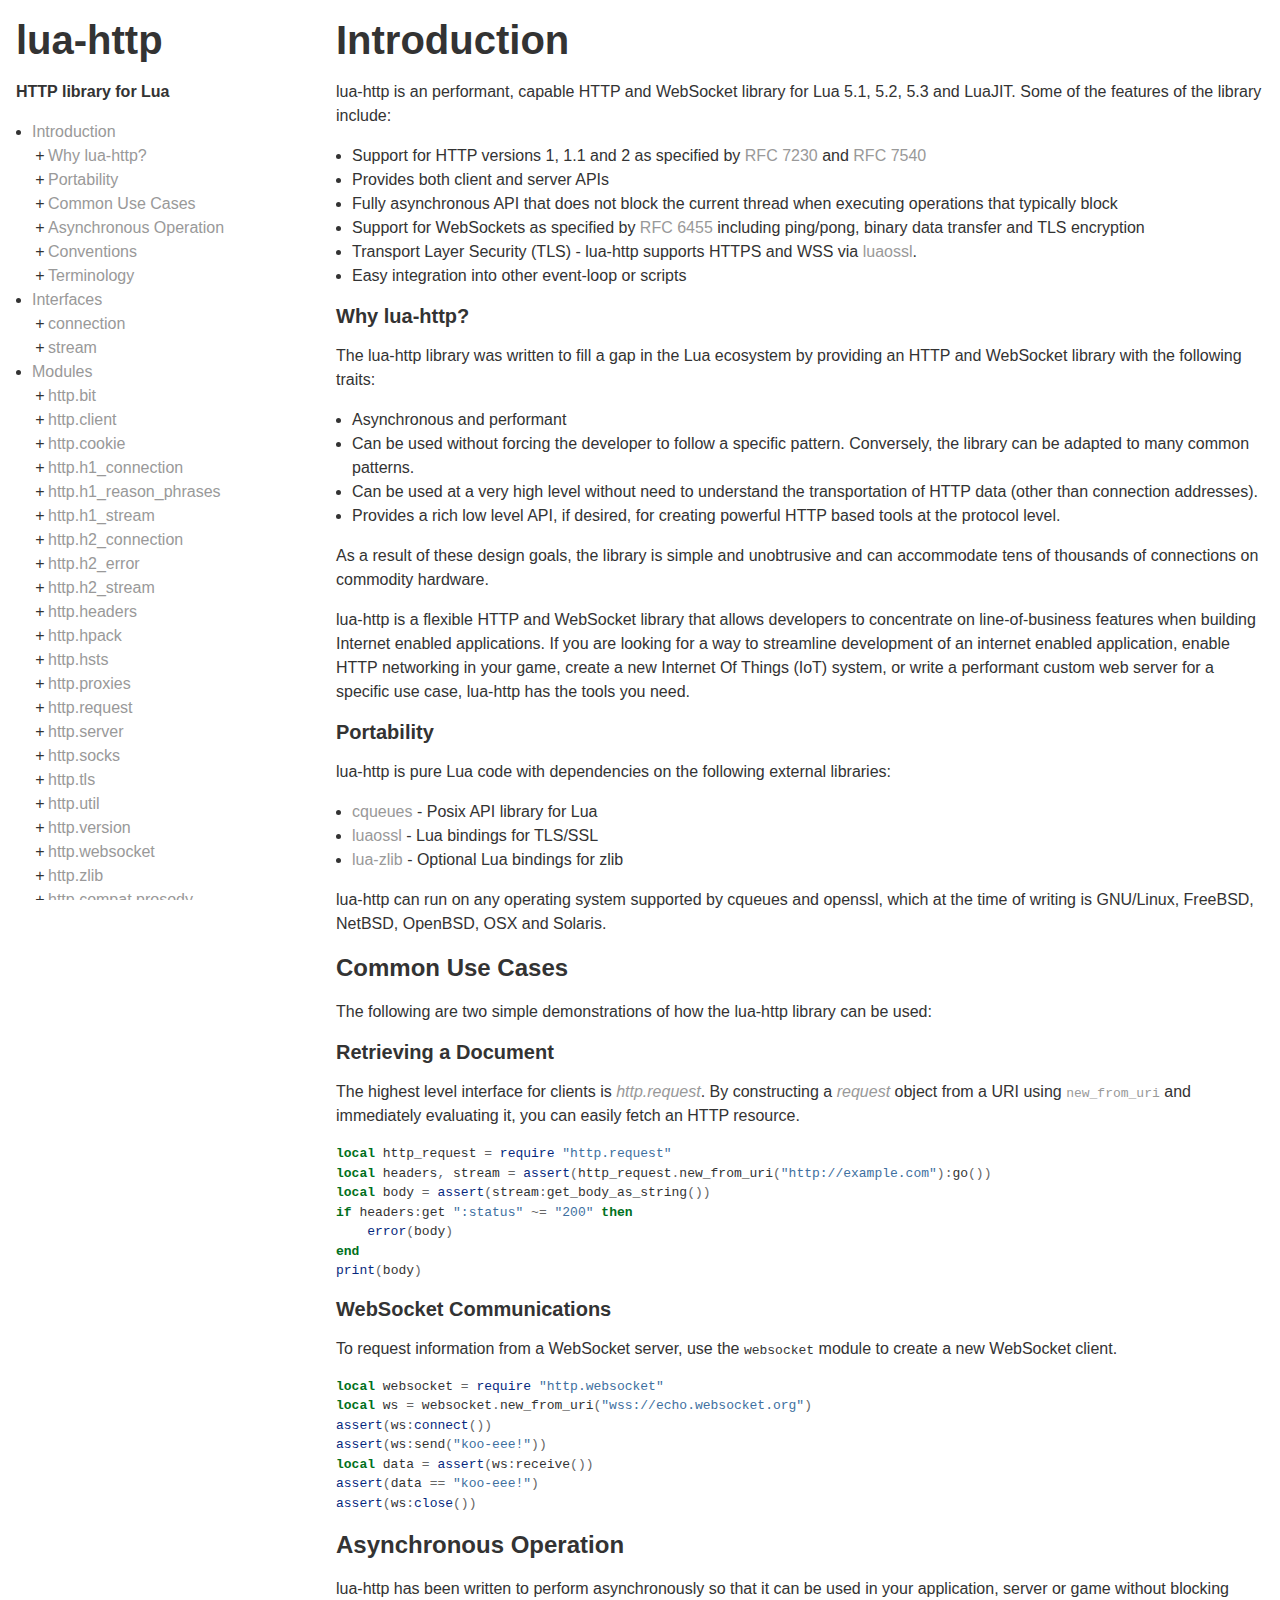
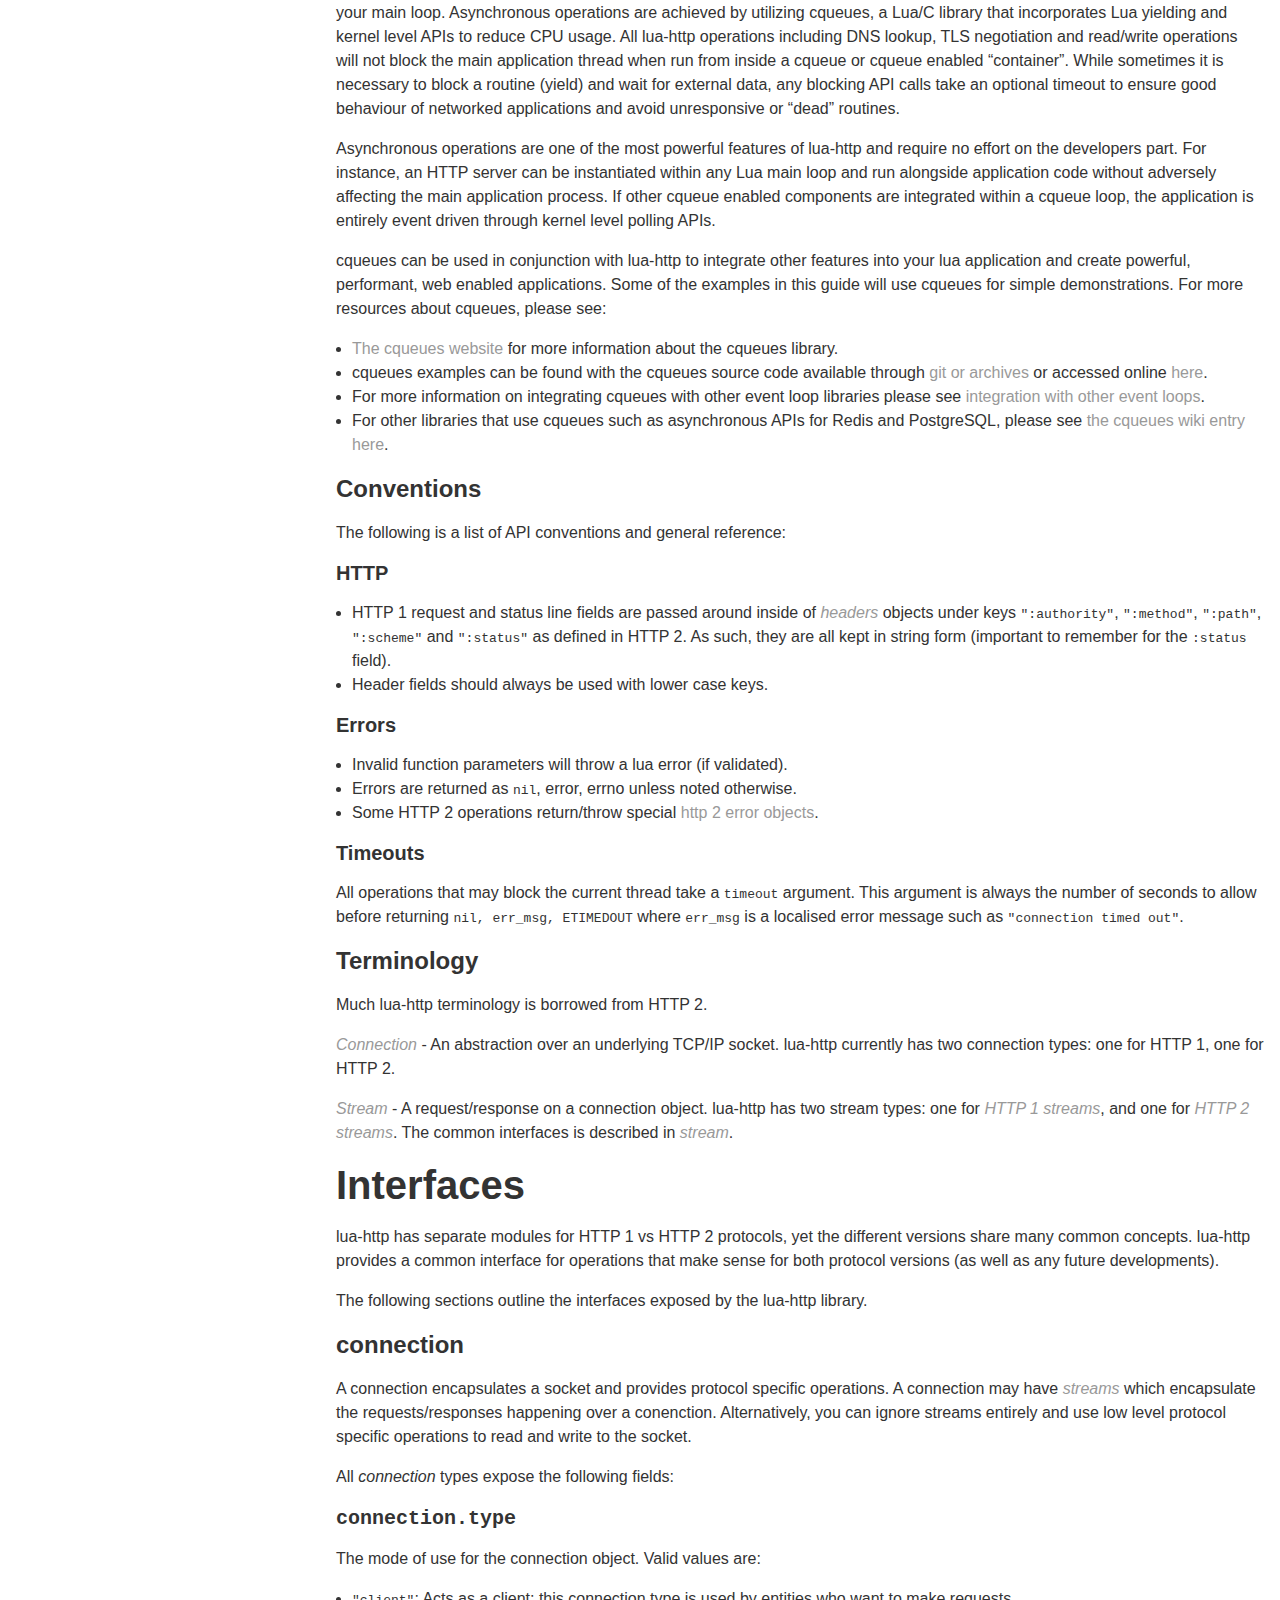
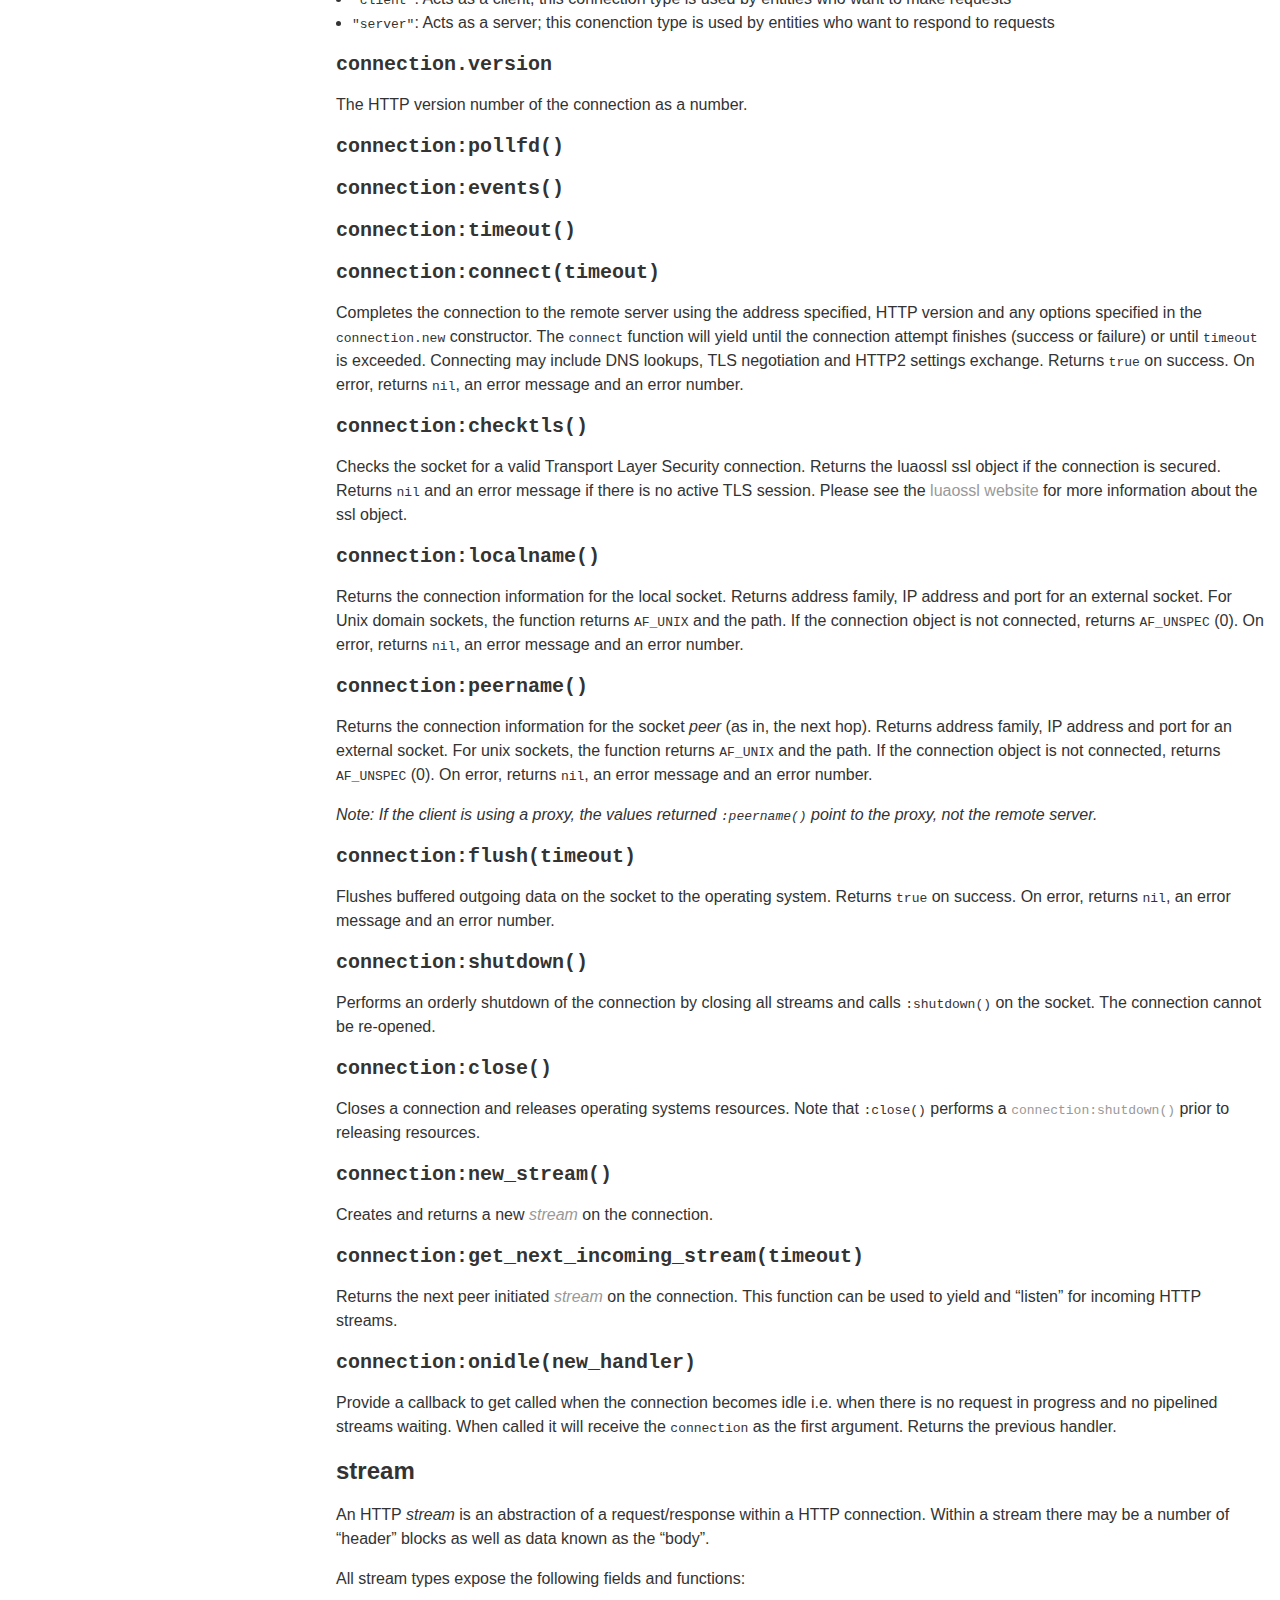
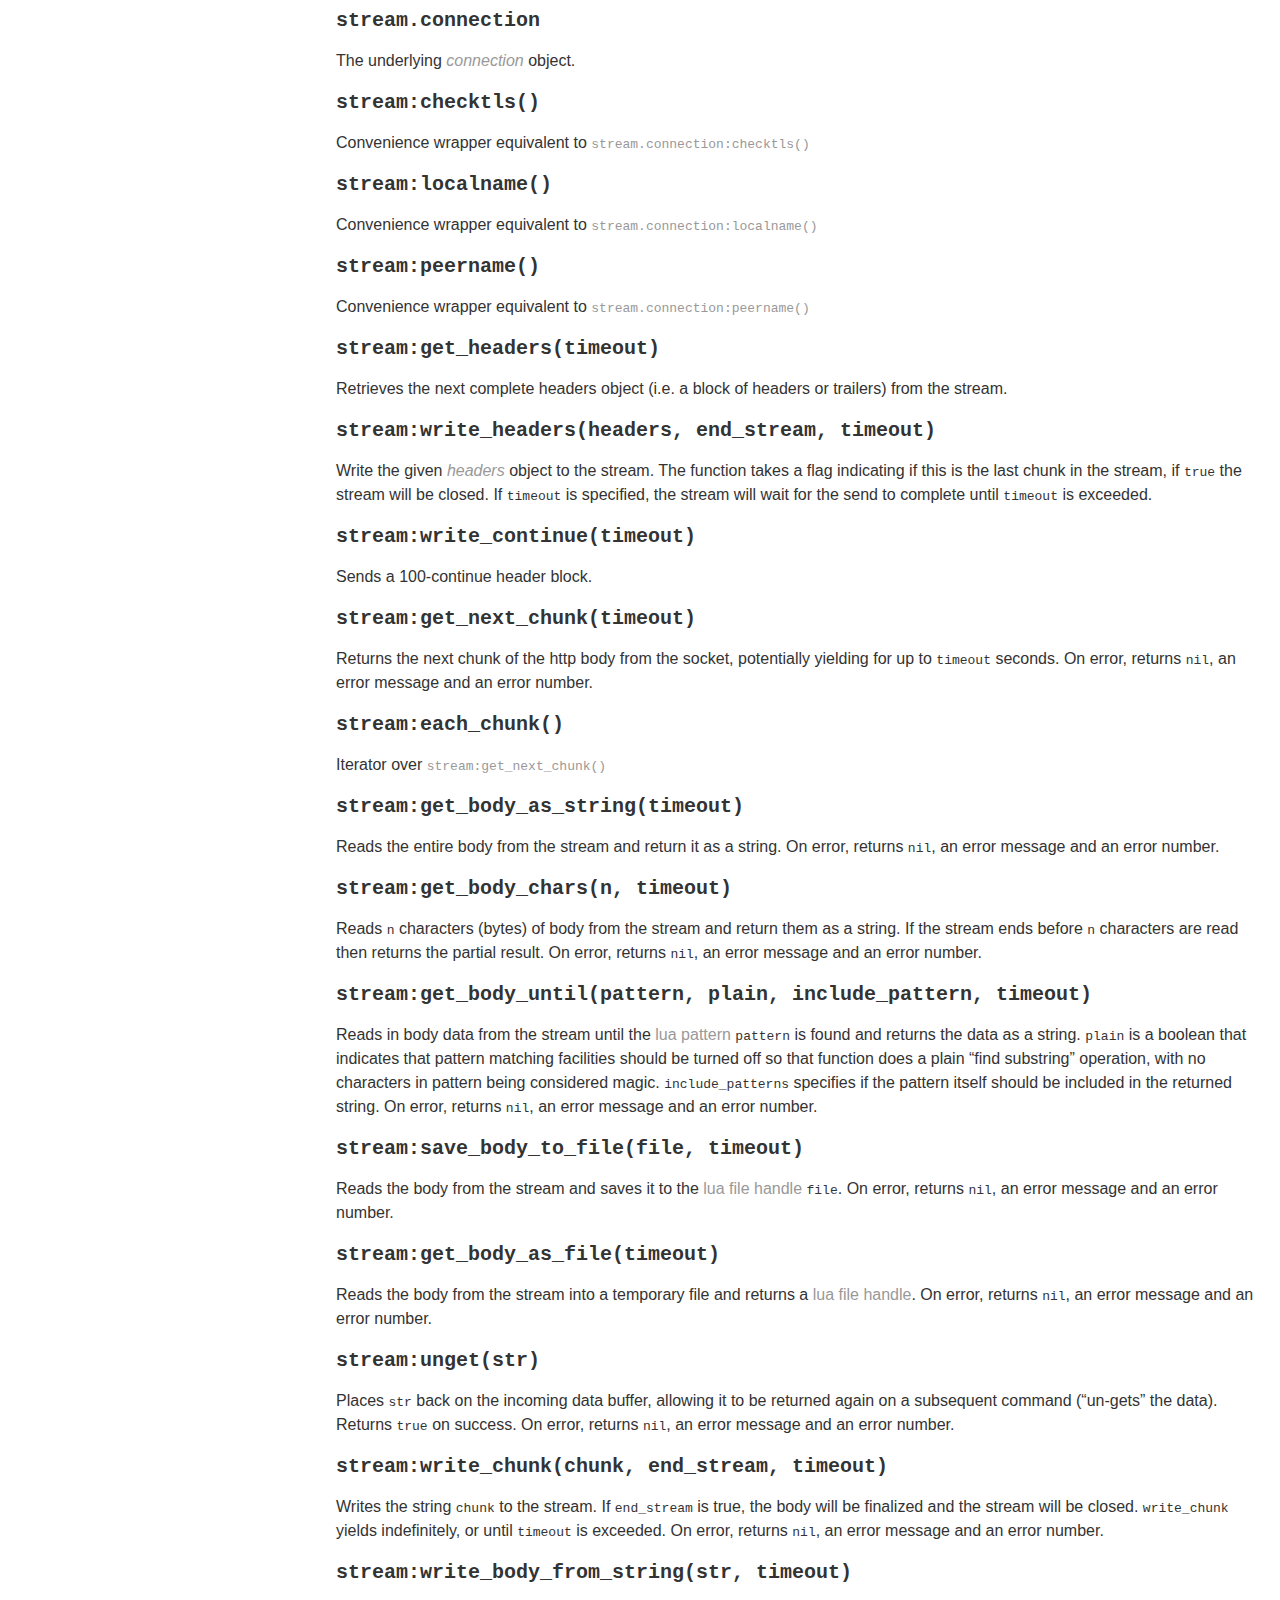
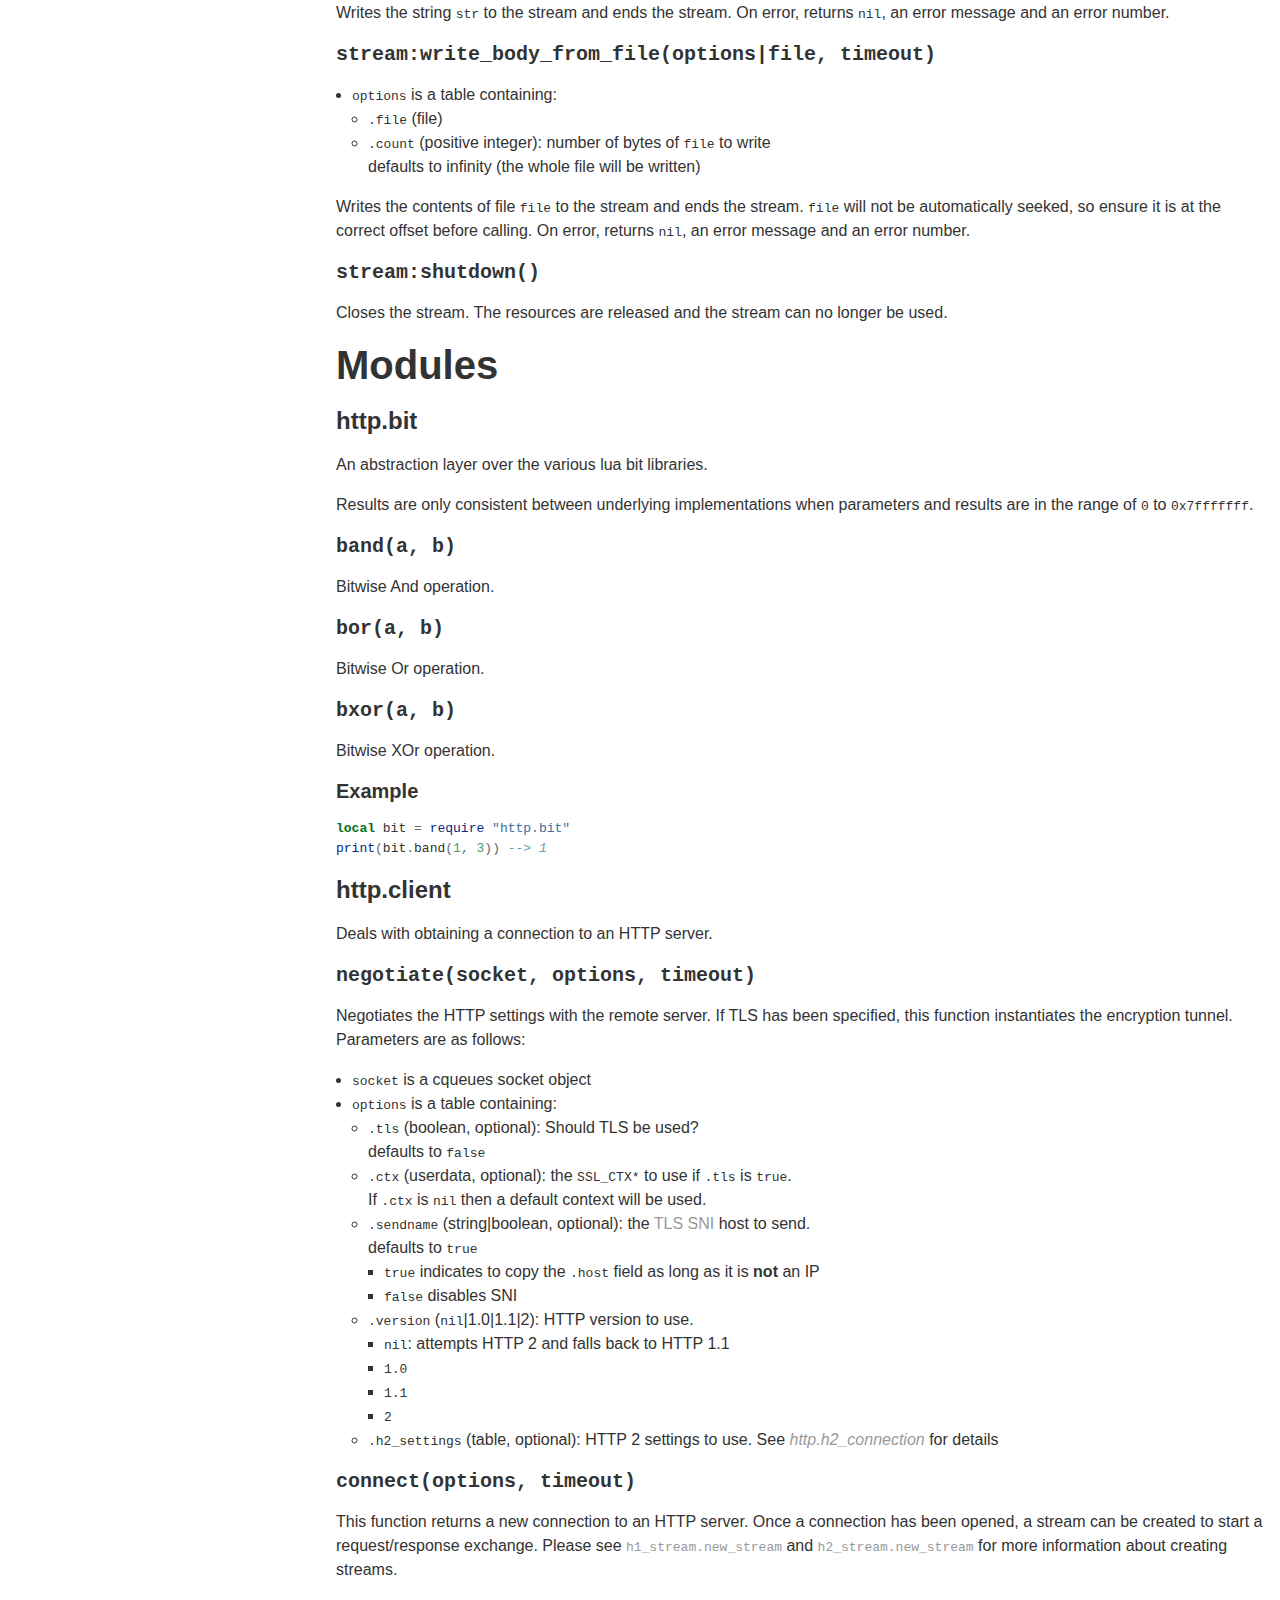
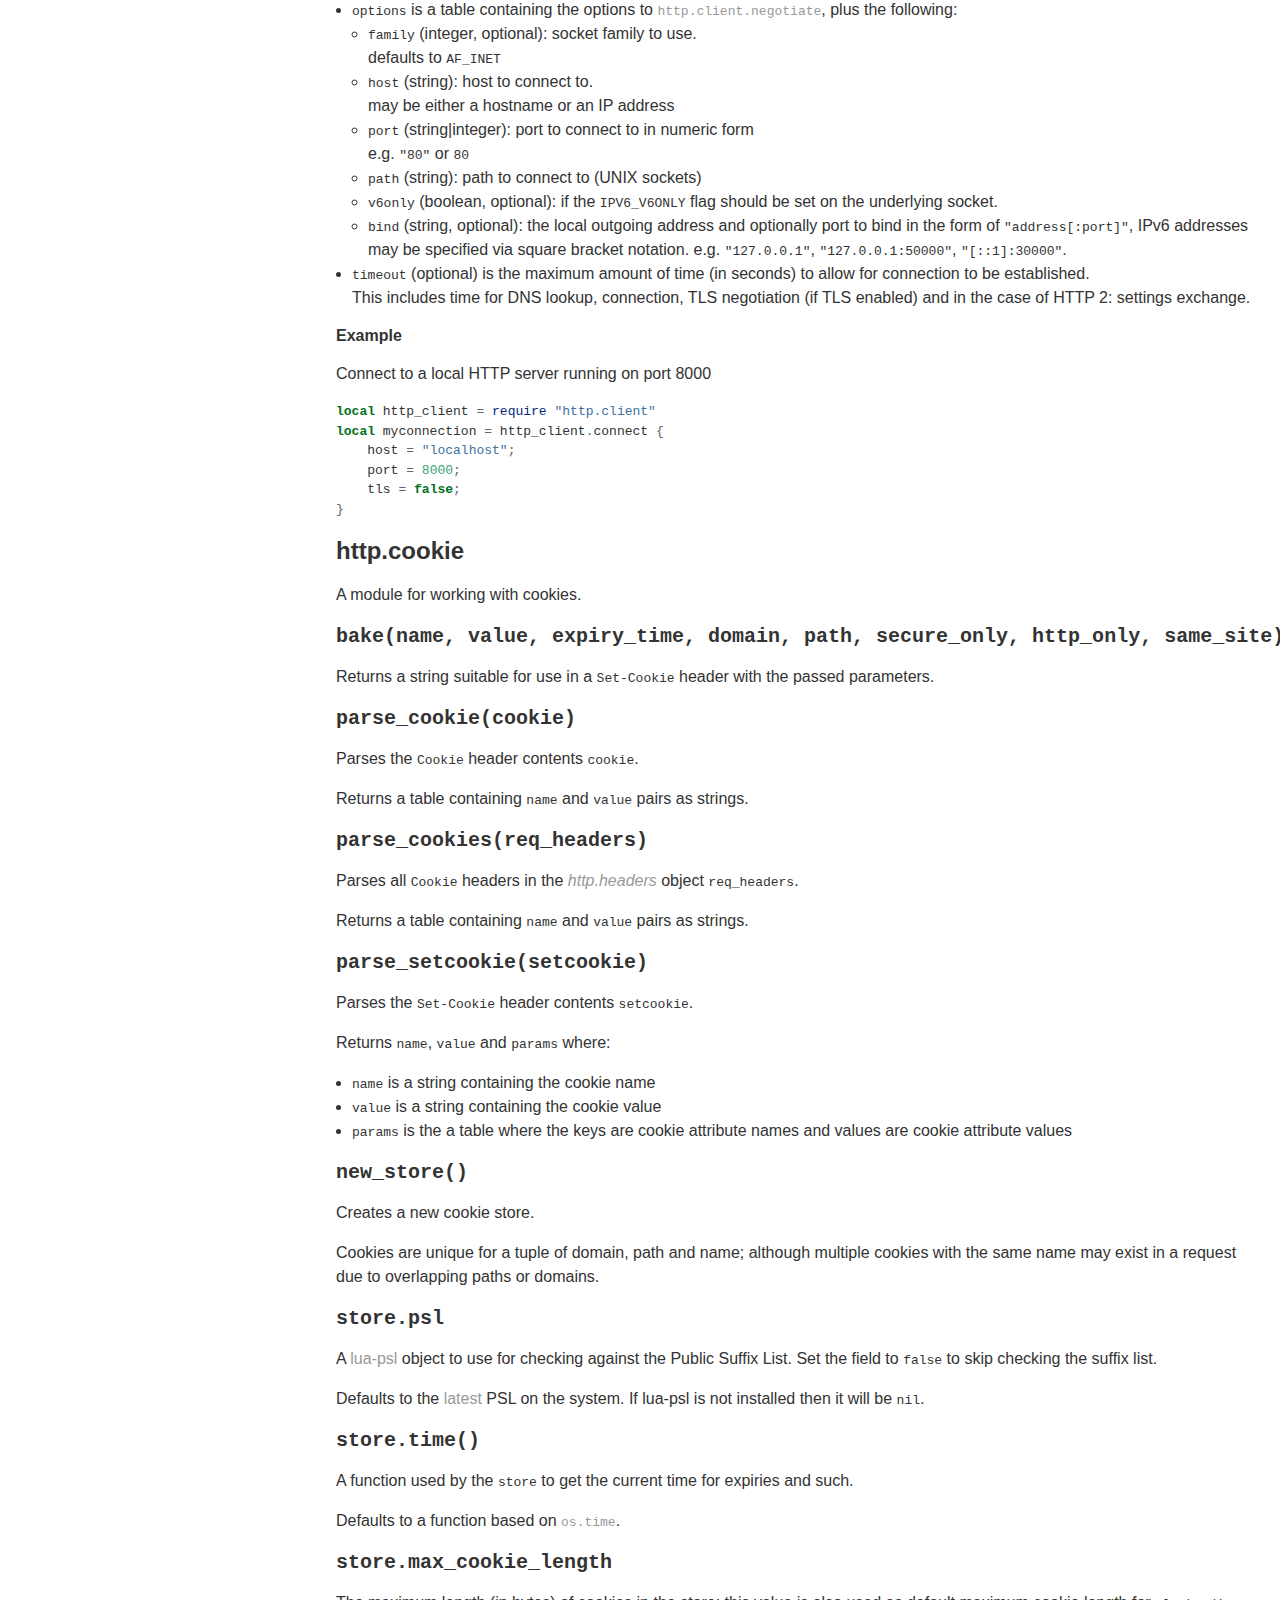
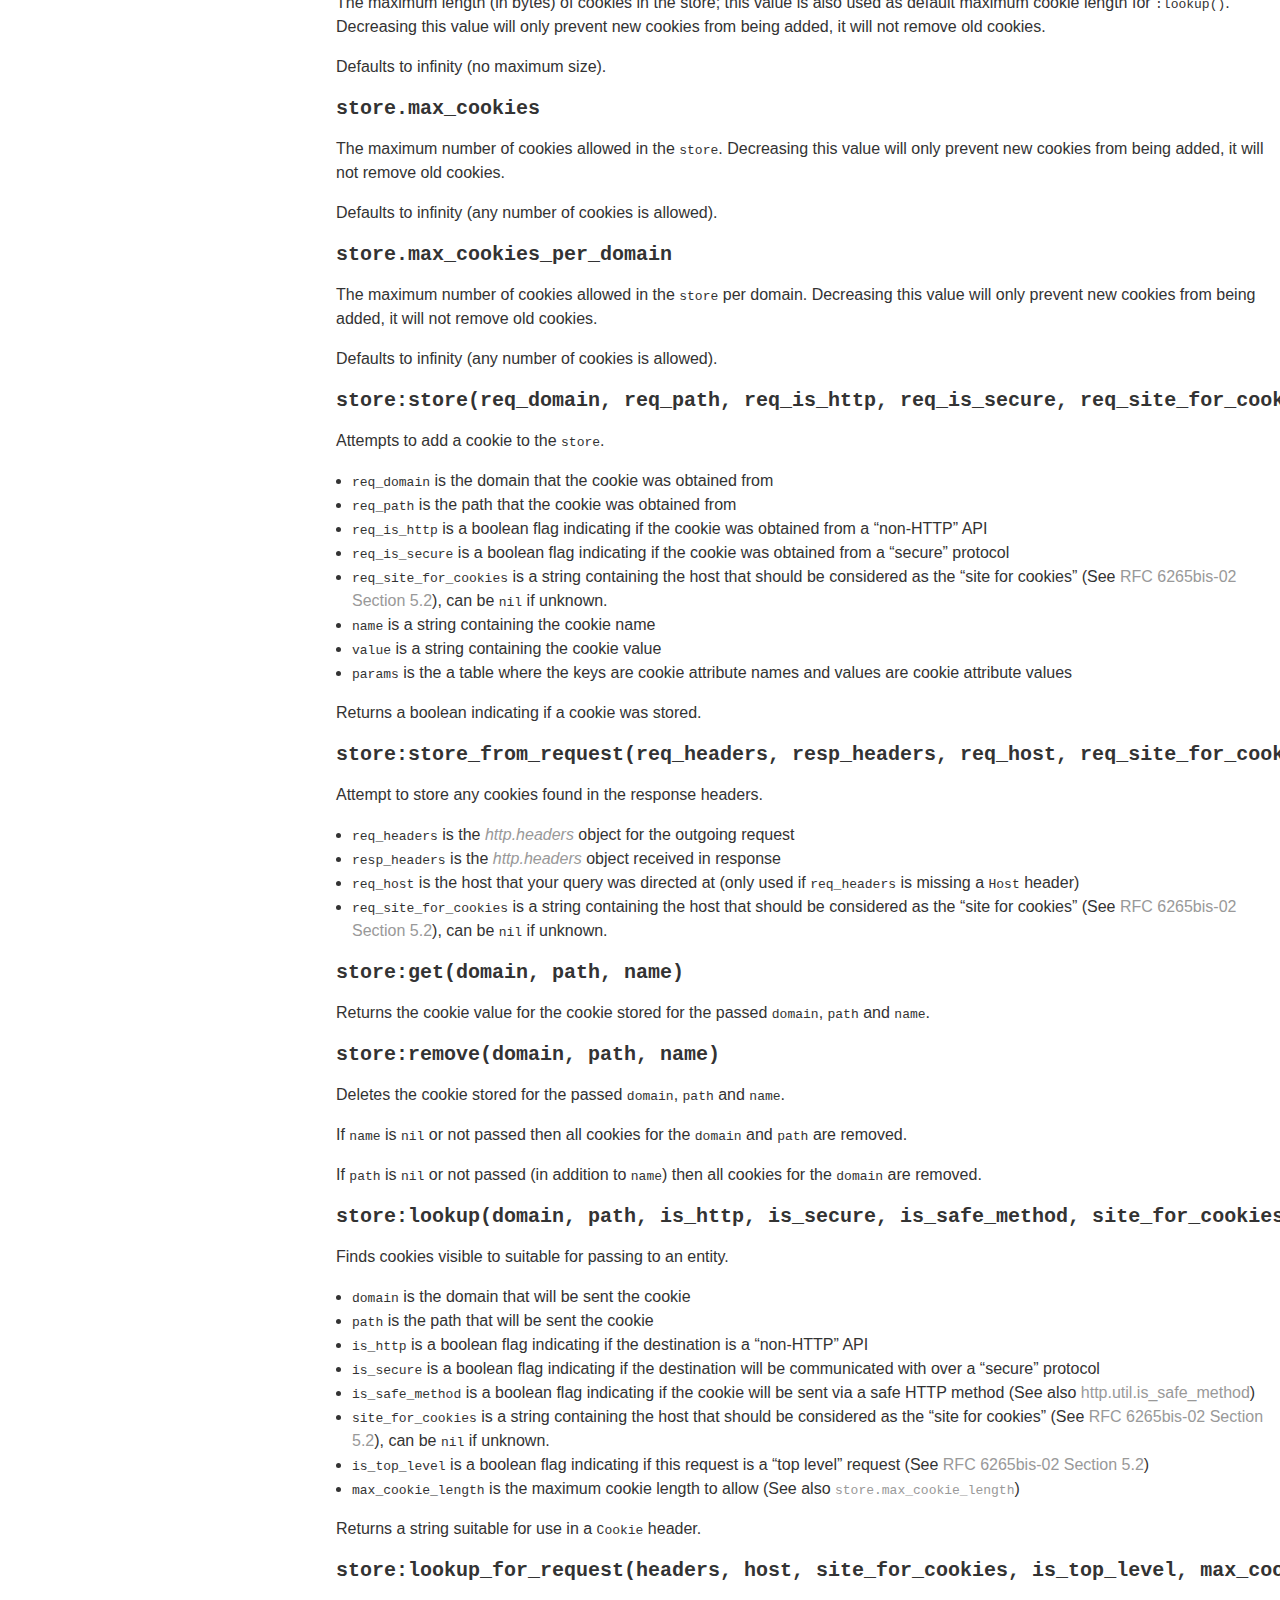
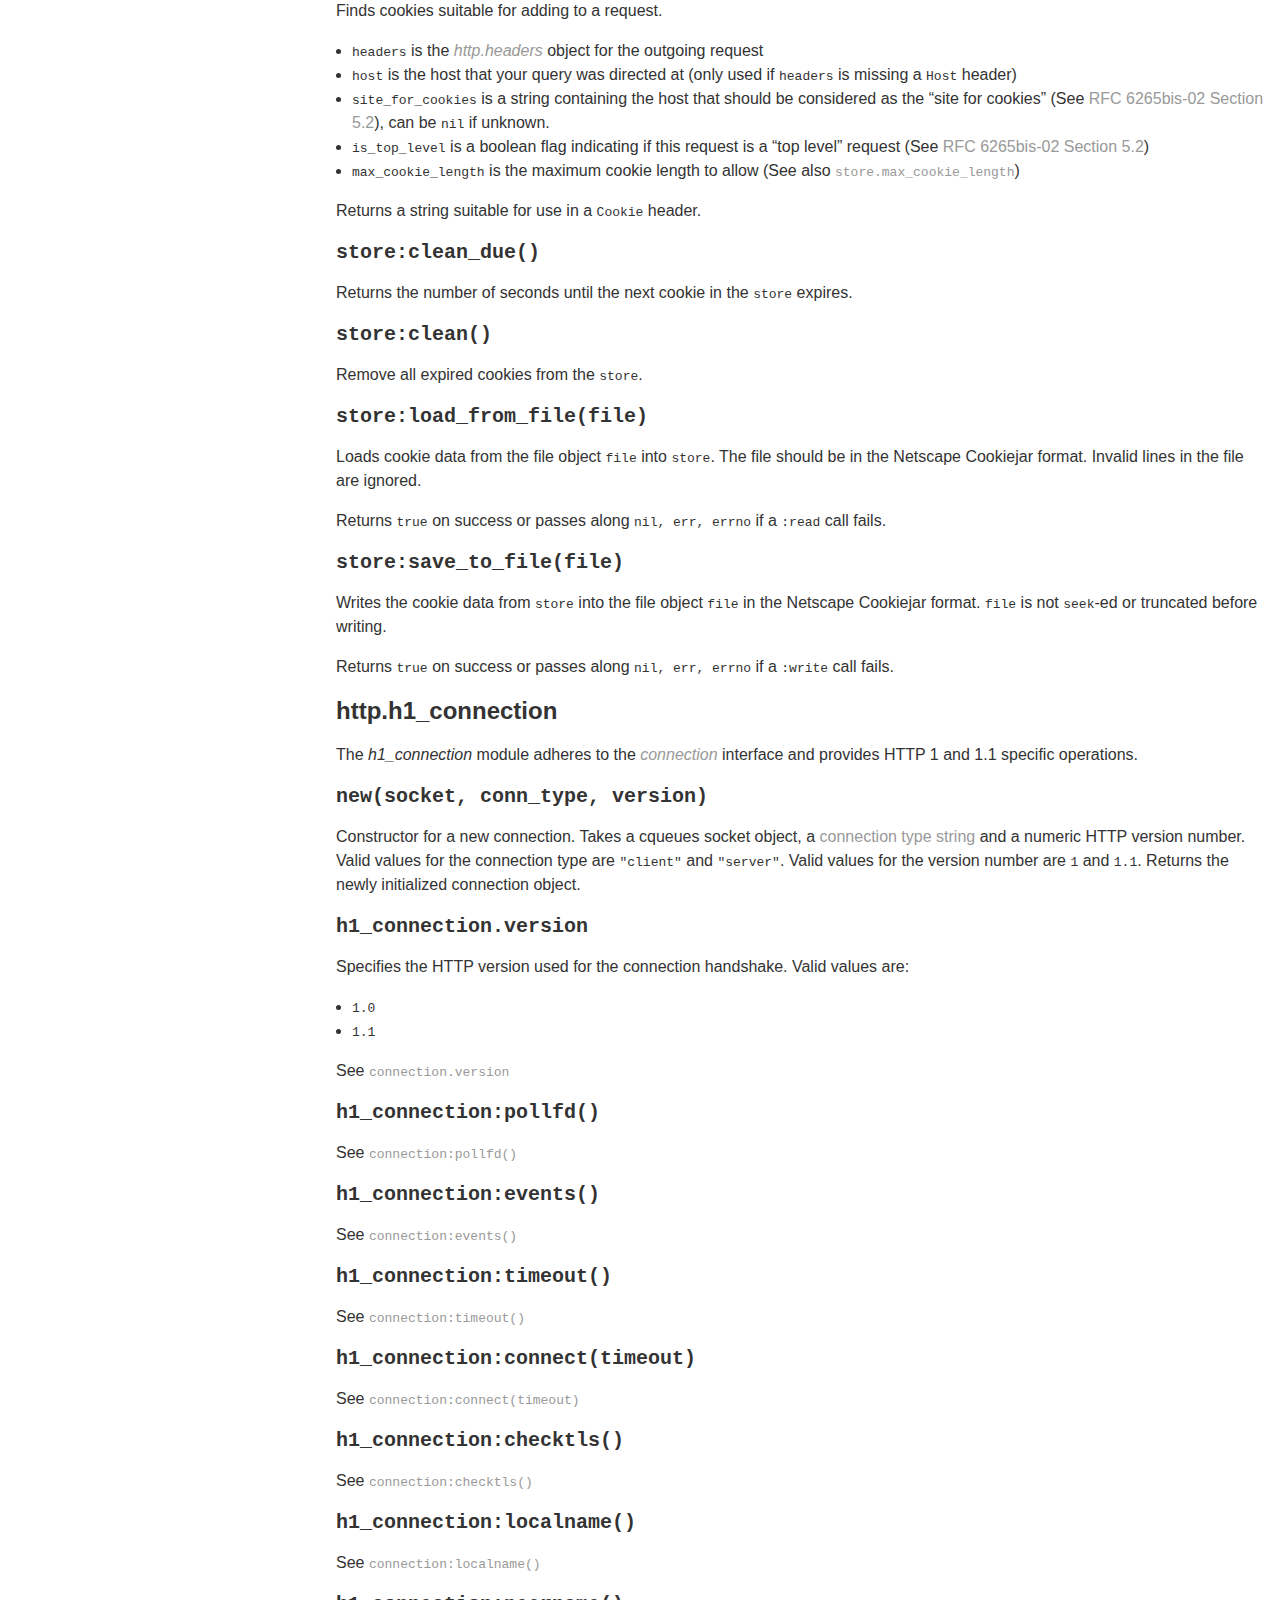
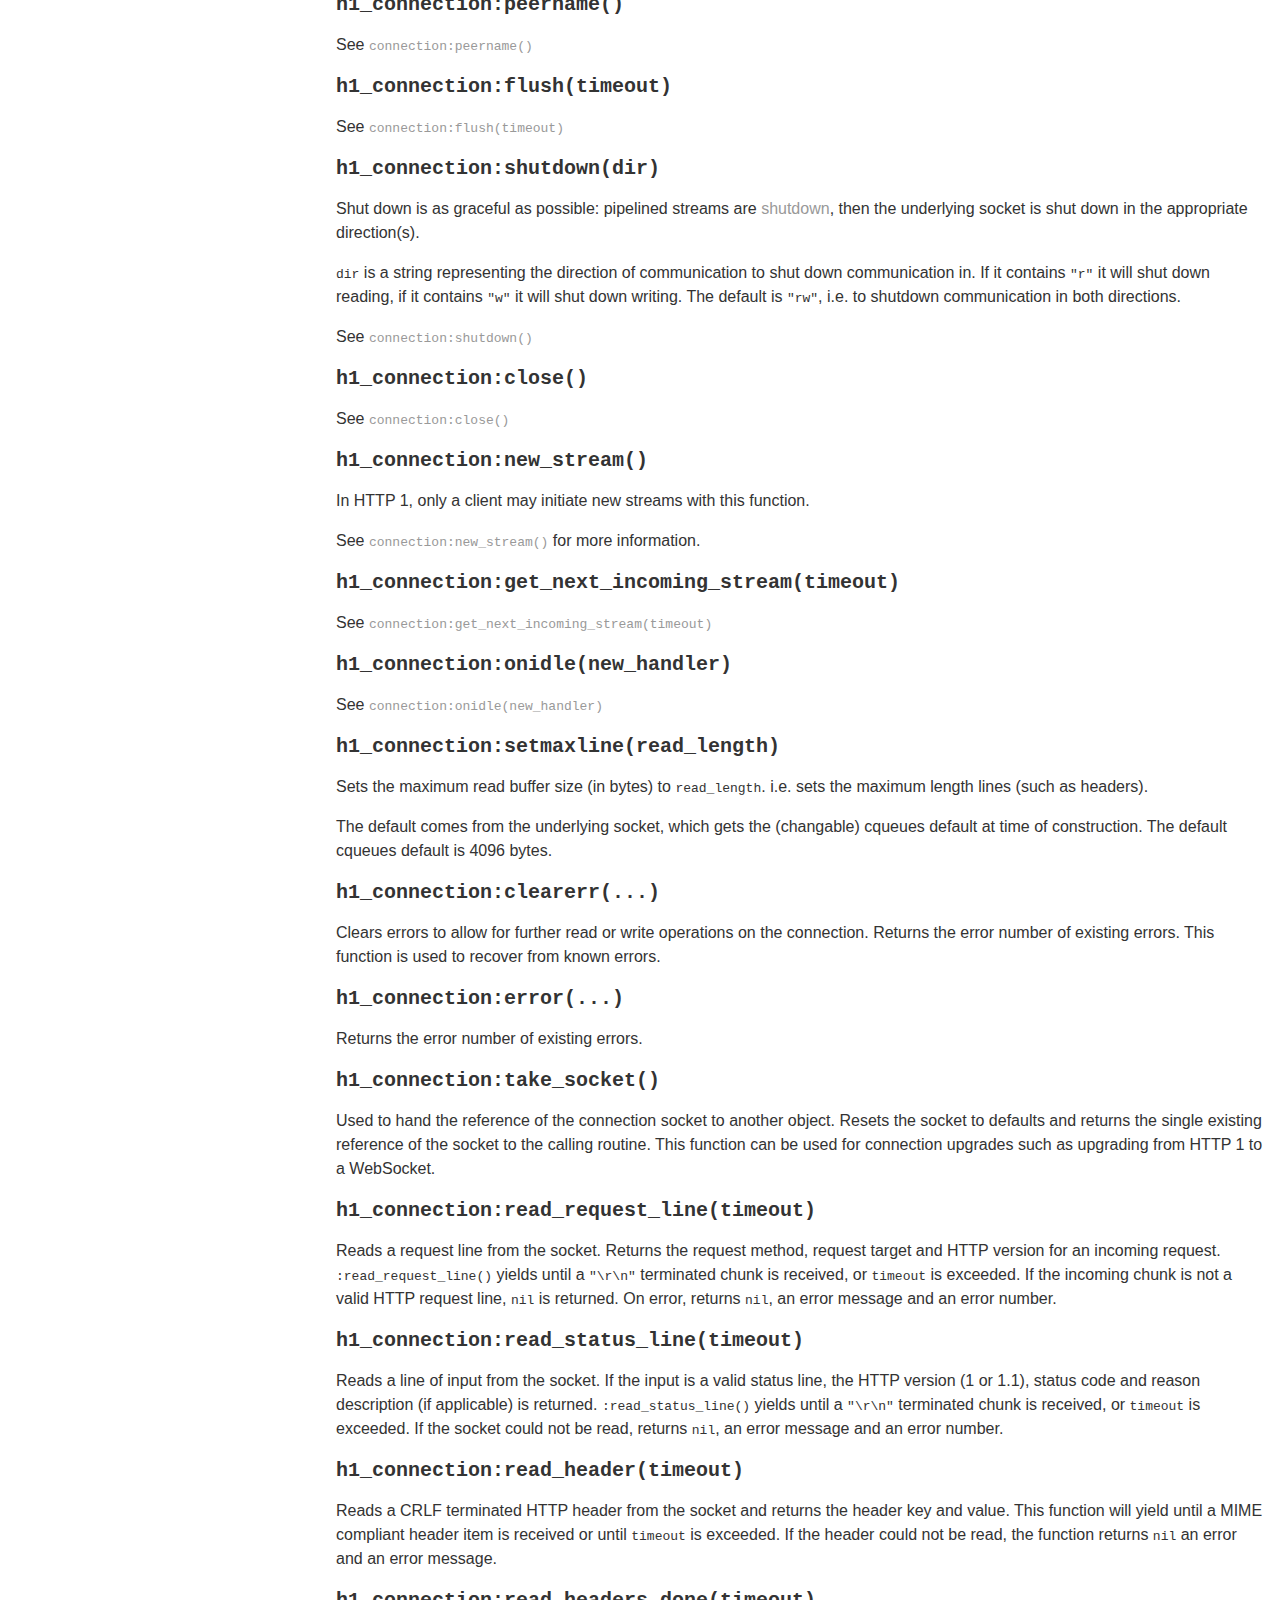
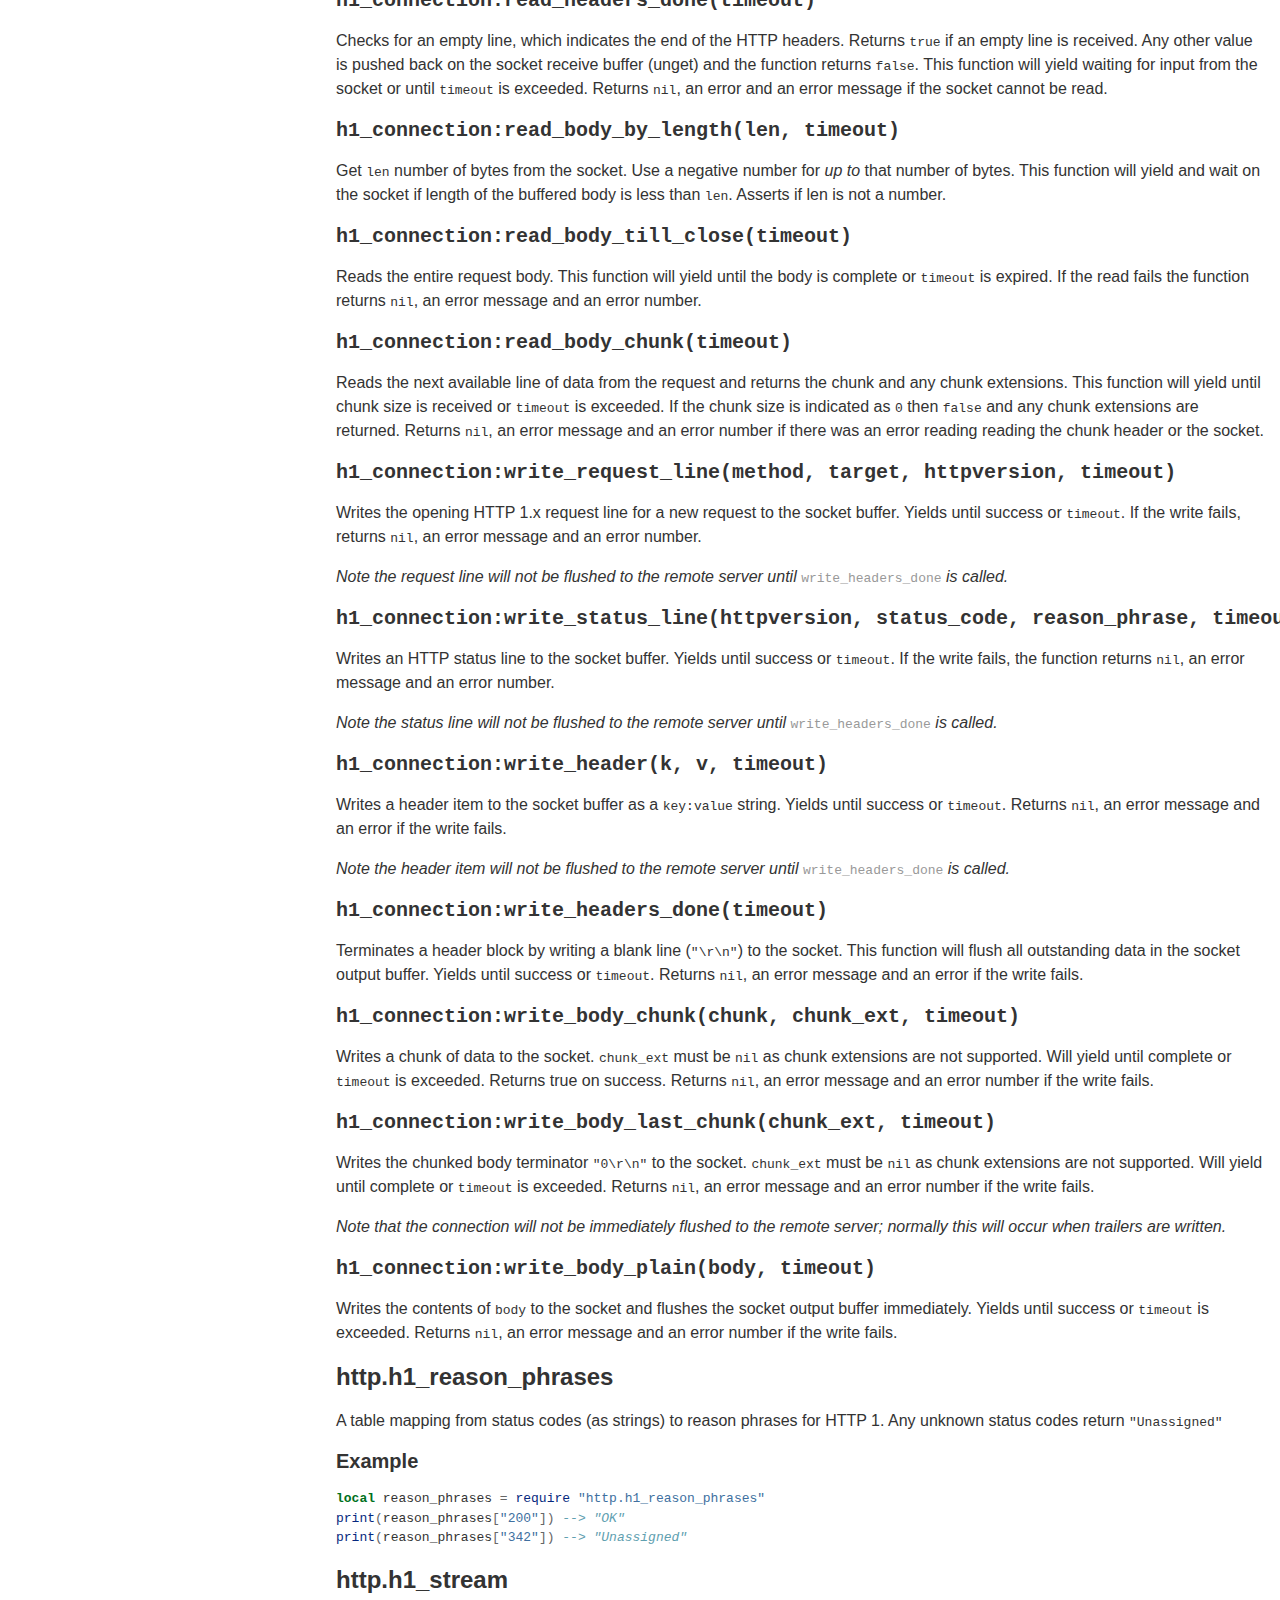
<file: 0.4/index.html>
<!DOCTYPE html>
<html>
<head>
  <meta charset="utf-8">
  <meta name="generator" content="pandoc">
  <meta name="viewport" content="width=device-width, initial-scale=1.0, user-scalable=yes">
  <meta name="author" content="Daurnimator quae@daurnimator.com">
  <title>lua-http</title>
  <style type="text/css">code{white-space: pre;}</style>
  <style type="text/css">
pre > code.sourceCode { white-space: pre; position: relative; }
pre > code.sourceCode > span { display: inline-block; line-height: 1.25; }
pre > code.sourceCode > span:empty { height: 1.2em; }
.sourceCode { overflow: visible; }
code.sourceCode > span { color: inherit; text-decoration: inherit; }
div.sourceCode { margin: 1em 0; }
pre.sourceCode { margin: 0; }
@media screen {
div.sourceCode { overflow: auto; }
}
@media print {
pre > code.sourceCode { white-space: pre-wrap; }
pre > code.sourceCode > span { text-indent: -5em; padding-left: 5em; }
}
pre.numberSource code
  { counter-reset: source-line 0; }
pre.numberSource code > span
  { position: relative; left: -4em; counter-increment: source-line; }
pre.numberSource code > span > a:first-child::before
  { content: counter(source-line);
    position: relative; left: -1em; text-align: right; vertical-align: baseline;
    border: none; display: inline-block;
    -webkit-touch-callout: none; -webkit-user-select: none;
    -khtml-user-select: none; -moz-user-select: none;
    -ms-user-select: none; user-select: none;
    padding: 0 4px; width: 4em;
    color: #aaaaaa;
  }
pre.numberSource { margin-left: 3em; border-left: 1px solid #aaaaaa;  padding-left: 4px; }
div.sourceCode
  {   }
@media screen {
pre > code.sourceCode > span > a:first-child::before { text-decoration: underline; }
}
code span.al { color: #ff0000; font-weight: bold; } /* Alert */
code span.an { color: #60a0b0; font-weight: bold; font-style: italic; } /* Annotation */
code span.at { color: #7d9029; } /* Attribute */
code span.bn { color: #40a070; } /* BaseN */
code span.bu { } /* BuiltIn */
code span.cf { color: #007020; font-weight: bold; } /* ControlFlow */
code span.ch { color: #4070a0; } /* Char */
code span.cn { color: #880000; } /* Constant */
code span.co { color: #60a0b0; font-style: italic; } /* Comment */
code span.cv { color: #60a0b0; font-weight: bold; font-style: italic; } /* CommentVar */
code span.do { color: #ba2121; font-style: italic; } /* Documentation */
code span.dt { color: #902000; } /* DataType */
code span.dv { color: #40a070; } /* DecVal */
code span.er { color: #ff0000; font-weight: bold; } /* Error */
code span.ex { } /* Extension */
code span.fl { color: #40a070; } /* Float */
code span.fu { color: #06287e; } /* Function */
code span.im { } /* Import */
code span.in { color: #60a0b0; font-weight: bold; font-style: italic; } /* Information */
code span.kw { color: #007020; font-weight: bold; } /* Keyword */
code span.op { color: #666666; } /* Operator */
code span.ot { color: #007020; } /* Other */
code span.pp { color: #bc7a00; } /* Preprocessor */
code span.sc { color: #4070a0; } /* SpecialChar */
code span.ss { color: #bb6688; } /* SpecialString */
code span.st { color: #4070a0; } /* String */
code span.va { color: #19177c; } /* Variable */
code span.vs { color: #4070a0; } /* VerbatimString */
code span.wa { color: #60a0b0; font-weight: bold; font-style: italic; } /* Warning */
  </style>
  <link rel="stylesheet" href="data:text/css,%2A%20%7B%0A%2Dwebkit%2Dbox%2Dsizing%3A%20border%2Dbox%3B%0A%2Dmoz%2Dbox%2Dsizing%3A%20border%2Dbox%3B%0Abox%2Dsizing%3A%20border%2Dbox%0A%7D%0Ahtml%2C%0Abody%20%7B%0Aheight%3A%20100%25%0A%7D%0Aarticle%2C%0Aaside%2C%0Afigure%2C%0Afooter%2C%0Aheader%2C%0Ahgroup%2C%0Amenu%2C%0Anav%2C%0Asection%20%7B%0Adisplay%3A%20block%0A%7D%0Abody%20%7B%0Amargin%3A%200%0A%7D%0Ah1%2C%0Ah2%2C%0Ah3%20%7B%0Amargin%3A%201rem%200%0A%7D%0Ah4%2C%0Ah5%2C%0Ah6%2C%0Aul%2C%0Aol%2C%0Adl%2C%0Ablockquote%2C%0Aaddress%2C%0Ap%2C%0Afigure%20%7B%0Amargin%3A%200%200%201rem%200%0A%7D%0Aimg%20%7B%0Amax%2Dwidth%3A%20100%25%0A%7D%0Ah1%2C%0Ah2%2C%0Ah3%2C%0Ah4%2C%0Ah5%2C%0Ah6%20%7B%0Afont%2Dweight%3A%20700%0A%7D%0Ah1%20%7B%0Afont%2Dsize%3A%202%2E5rem%3B%0Aline%2Dheight%3A%203rem%0A%7D%0Ah2%20%7B%0Afont%2Dsize%3A%201%2E5rem%3B%0Aline%2Dheight%3A%202rem%0A%7D%0Ah3%20%7B%0Afont%2Dsize%3A%201%2E25rem%3B%0Aline%2Dheight%3A%201%2E5rem%0A%7D%0Ah4%2C%0Ah5%2C%0Ah6%20%7B%0Afont%2Dsize%3A%201rem%3B%0Aline%2Dheight%3A%201%2E25rem%0A%7D%0Ahr%20%7B%0Aborder%3A%200%3B%0Aborder%2Dbottom%3A%201px%20solid%3B%0Amargin%2Dtop%3A%20%2D1px%3B%0Amargin%2Dbottom%3A%201rem%0A%7D%0Aa%3Ahover%20%7B%0Acolor%3A%20inherit%0A%7D%0Asmall%20%7B%0Afont%2Dsize%3A%20%2E875rem%0A%7D%0Aul%2C%0Aol%20%7B%0Apadding%2Dleft%3A%201rem%0A%7D%0Aul%20ul%2C%0Aul%20ol%2C%0Aol%20ol%2C%0Aol%20ul%20%7B%0Amargin%3A%200%0A%7D%0Adt%20%7B%0Afont%2Dweight%3A%20700%0A%7D%0Add%20%7B%0Amargin%3A%200%0A%7D%0Ablockquote%20%7B%0Aborder%2Dleft%3A%201px%20solid%3B%0Apadding%2Dleft%3A%201rem%0A%7D%0Aaddress%20%7B%0Afont%2Dstyle%3A%20normal%0A%7D%0Ahtml%20%7B%0Acolor%3A%20%23333%3B%0Afont%3A%20100%25%2F1%2E5%20Avenir%2C%20%27Helvetica%20Neue%27%2C%20Helvetica%2C%20Arial%2C%20sans%2Dserif%3B%0A%2Dwebkit%2Dfont%2Dsmoothing%3A%20antialiased%3B%0A%2Dwebkit%2Dtext%2Dsize%2Dadjust%3A%20100%25%3B%0A%2Dms%2Dtext%2Dsize%2Dadjust%3A%20100%25%3B%0Abackground%3A%20%23FFF%3B%0A%7D%0Aa%20%7B%0Acolor%3A%20%23999%3B%0Atext%2Ddecoration%3A%20none%3B%0Atransition%3A%20color%200%2E3s%3B%0A%7D%0Aa%20%3E%20h1%2C%0Aa%20%3E%20h2%2C%0Aa%20%3E%20h3%20%7B%0Acolor%3A%20%23333%3B%0A%7D%0Abody%20%3E%20%2A%20%7B%0Apadding%3A%200%201rem%3B%0A%7D%0A%2Esubtitle%20%7B%0Afont%2Dsize%3A%201rem%3B%0Aline%2Dheight%3A%201%2E5rem%0A%7D%0A%2Eauthor%20%7B%0Adisplay%3A%20none%0A%7D%0A%40media%20screen%20and%20%28min%2Dwidth%3A%2055rem%29%20%7B%0A%2Emeta%20%7B%0Aposition%3A%20fixed%3B%0Awidth%3A%2020rem%3B%0Aheight%3A%20100%25%3B%0Aoverflow%3A%20auto%3B%0Abackground%3A%20%23FFF%3B%0Az%2Dindex%3A%201%3B%0A%7D%0Amain%20%7B%0Adisplay%3A%20block%3B%20%0Amargin%2Dleft%3A%2020rem%3B%0Aoverflow%3A%20auto%3B%0A%7D%0A%7D%0A%40media%20print%20%7B%0Asection%2Elevel1%20%7B%0Apage%2Dbreak%2Dinside%3A%20avoid%0A%7D%0Anav%20a%3A%3Aafter%20%7B%0Acontent%3A%20leader%28%27%2E%27%29%20target%2Dcounter%28attr%28href%20url%29%2C%20page%2C%20decimal%29%0A%7D%0A%7D%0A">
  <!--[if lt IE 9]>
    <script src="//cdnjs.cloudflare.com/ajax/libs/html5shiv/3.7.3/html5shiv-printshiv.min.js"></script>
  <![endif]-->
</head>
<body>
<div class="meta">
<header>
<h1 class="title">lua-http</h1>
<h1 class="subtitle">HTTP library for Lua</h1>
<h2 class="author">Daurnimator <a href="mailto:quae@daurnimator.com" class="email">quae@daurnimator.com</a></h2>
</header>
<nav id="TOC">
<ul>
<li><a href="#introduction">Introduction</a>
<ul>
<li><a href="#why-lua-http">Why lua-http?</a></li>
<li><a href="#portability">Portability</a></li>
<li><a href="#common-use-cases">Common Use Cases</a>
<ul>
<li><a href="#retrieving-a-document">Retrieving a Document</a></li>
<li><a href="#http.websocket-example">WebSocket Communications</a></li>
</ul></li>
<li><a href="#asynchronous-operation">Asynchronous Operation</a></li>
<li><a href="#conventions">Conventions</a>
<ul>
<li><a href="#http">HTTP</a></li>
<li><a href="#errors">Errors</a></li>
<li><a href="#timeouts">Timeouts</a></li>
</ul></li>
<li><a href="#terminology">Terminology</a></li>
</ul></li>
<li><a href="#interfaces">Interfaces</a>
<ul>
<li><a href="#connection">connection</a>
<ul>
<li><a href="#connection.type"><code>connection.type</code> <!-- --></a></li>
<li><a href="#connection.version"><code>connection.version</code> <!-- --></a></li>
<li><a href="#connection:pollfd"><code>connection:pollfd()</code> <!-- --></a></li>
<li><a href="#connection:events"><code>connection:events()</code> <!-- --></a></li>
<li><a href="#connection:timeout"><code>connection:timeout()</code> <!-- --></a></li>
<li><a href="#connection:connect"><code>connection:connect(timeout)</code> <!-- --></a></li>
<li><a href="#connection:checktls"><code>connection:checktls()</code> <!-- --></a></li>
<li><a href="#connection:localname"><code>connection:localname()</code> <!-- --></a></li>
<li><a href="#connection:peername"><code>connection:peername()</code> <!-- --></a></li>
<li><a href="#connection:flush"><code>connection:flush(timeout)</code> <!-- --></a></li>
<li><a href="#connection:shutdown"><code>connection:shutdown()</code> <!-- --></a></li>
<li><a href="#connection:close"><code>connection:close()</code> <!-- --></a></li>
<li><a href="#connection:new_stream"><code>connection:new_stream()</code> <!-- --></a></li>
<li><a href="#connection:get_next_incoming_stream"><code>connection:get_next_incoming_stream(timeout)</code> <!-- --></a></li>
<li><a href="#http.connection:onidle"><code>connection:onidle(new_handler)</code> <!-- --></a></li>
</ul></li>
<li><a href="#stream">stream</a>
<ul>
<li><a href="#stream.connection"><code>stream.connection</code> <!-- --></a></li>
<li><a href="#stream:checktls"><code>stream:checktls()</code> <!-- --></a></li>
<li><a href="#stream:localname"><code>stream:localname()</code> <!-- --></a></li>
<li><a href="#stream:peername"><code>stream:peername()</code> <!-- --></a></li>
<li><a href="#stream:get_headers"><code>stream:get_headers(timeout)</code> <!-- --></a></li>
<li><a href="#stream:write_headers"><code>stream:write_headers(headers, end_stream, timeout)</code> <!-- --></a></li>
<li><a href="#stream:write_continue"><code>stream:write_continue(timeout)</code> <!-- --></a></li>
<li><a href="#stream:get_next_chunk"><code>stream:get_next_chunk(timeout)</code> <!-- --></a></li>
<li><a href="#stream:each_chunk"><code>stream:each_chunk()</code> <!-- --></a></li>
<li><a href="#stream:get_body_as_string"><code>stream:get_body_as_string(timeout)</code> <!-- --></a></li>
<li><a href="#stream:get_body_chars"><code>stream:get_body_chars(n, timeout)</code> <!-- --></a></li>
<li><a href="#stream:get_body_until"><code>stream:get_body_until(pattern, plain, include_pattern, timeout)</code> <!-- --></a></li>
<li><a href="#stream:save_body_to_file"><code>stream:save_body_to_file(file, timeout)</code> <!-- --></a></li>
<li><a href="#stream:get_body_as_file"><code>stream:get_body_as_file(timeout)</code> <!-- --></a></li>
<li><a href="#stream:unget"><code>stream:unget(str)</code> <!-- --></a></li>
<li><a href="#stream:write_chunk"><code>stream:write_chunk(chunk, end_stream, timeout)</code> <!-- --></a></li>
<li><a href="#stream:write_body_from_string"><code>stream:write_body_from_string(str, timeout)</code> <!-- --></a></li>
<li><a href="#stream:write_body_from_file"><code>stream:write_body_from_file(options|file, timeout)</code> <!-- --></a></li>
<li><a href="#stream:shutdown"><code>stream:shutdown()</code> <!-- --></a></li>
</ul></li>
</ul></li>
<li><a href="#modules">Modules</a>
<ul>
<li><a href="#http.bit">http.bit</a>
<ul>
<li><a href="#http.bit.band"><code>band(a, b)</code> <!-- --></a></li>
<li><a href="#http.bit.bor"><code>bor(a, b)</code> <!-- --></a></li>
<li><a href="#http.bit.bxor"><code>bxor(a, b)</code> <!-- --></a></li>
<li><a href="#http.bit-example">Example</a></li>
</ul></li>
<li><a href="#http.client">http.client</a>
<ul>
<li><a href="#http.client.negotiate"><code>negotiate(socket, options, timeout)</code> <!-- --></a></li>
<li><a href="#http.client.connect"><code>connect(options, timeout)</code> <!-- --></a></li>
</ul></li>
<li><a href="#http.cookie">http.cookie</a>
<ul>
<li><a href="#http.cookie.bake"><code>bake(name, value, expiry_time, domain, path, secure_only, http_only, same_site)</code> <!-- --></a></li>
<li><a href="#http.cookie.parse_cookie"><code>parse_cookie(cookie)</code> <!-- --></a></li>
<li><a href="#http.cookie.parse_cookies"><code>parse_cookies(req_headers)</code> <!-- --></a></li>
<li><a href="#http.cookie.parse_setcookie"><code>parse_setcookie(setcookie)</code> <!-- --></a></li>
<li><a href="#http.cookie.new_store"><code>new_store()</code> <!-- --></a></li>
<li><a href="#http.cookie.store.psl"><code>store.psl</code> <!-- --></a></li>
<li><a href="#http.cookie.store.time"><code>store.time()</code> <!-- --></a></li>
<li><a href="#http.cookie.store.max_cookie_length"><code>store.max_cookie_length</code> <!-- --></a></li>
<li><a href="#http.cookie.store.max_cookies"><code>store.max_cookies</code> <!-- --></a></li>
<li><a href="#http.cookie.store.max_cookies_per_domain"><code>store.max_cookies_per_domain</code> <!-- --></a></li>
<li><a href="#http.cookie.store:store"><code>store:store(req_domain, req_path, req_is_http, req_is_secure, req_site_for_cookies, name, value, params)</code> <!-- --></a></li>
<li><a href="#http.cookie.store:store_from_request"><code>store:store_from_request(req_headers, resp_headers, req_host, req_site_for_cookies)</code> <!-- --></a></li>
<li><a href="#http.cookie.store:get"><code>store:get(domain, path, name)</code> <!-- --></a></li>
<li><a href="#http.cookie.store:remove"><code>store:remove(domain, path, name)</code> <!-- --></a></li>
<li><a href="#http.cookie.store:lookup"><code>store:lookup(domain, path, is_http, is_secure, is_safe_method, site_for_cookies, is_top_level, max_cookie_length)</code> <!-- --></a></li>
<li><a href="#http.cookie.store:lookup_for_request"><code>store:lookup_for_request(headers, host, site_for_cookies, is_top_level, max_cookie_length)</code> <!-- --></a></li>
<li><a href="#http.cookie.store:clean_due"><code>store:clean_due()</code> <!-- --></a></li>
<li><a href="#http.cookie.store:clean"><code>store:clean()</code> <!-- --></a></li>
<li><a href="#http.cookie.store:load_from_file"><code>store:load_from_file(file)</code> <!-- --></a></li>
<li><a href="#http.cookie.store:save_to_file"><code>store:save_to_file(file)</code> <!-- --></a></li>
</ul></li>
<li><a href="#http.h1_connection">http.h1_connection</a>
<ul>
<li><a href="#connection.new"><code>new(socket, conn_type, version)</code> <!-- --></a></li>
<li><a href="#http.h1_connection.version"><code>h1_connection.version</code> <!-- --></a></li>
<li><a href="#http.h1_connection:pollfd"><code>h1_connection:pollfd()</code> <!-- --></a></li>
<li><a href="#http.h1_connection:events"><code>h1_connection:events()</code> <!-- --></a></li>
<li><a href="#http.h1_connection:timeout"><code>h1_connection:timeout()</code> <!-- --></a></li>
<li><a href="#http.h1_connection:connect"><code>h1_connection:connect(timeout)</code> <!-- --></a></li>
<li><a href="#http.h1_connection:checktls"><code>h1_connection:checktls()</code> <!-- --></a></li>
<li><a href="#http.h1_connection:localname"><code>h1_connection:localname()</code> <!-- --></a></li>
<li><a href="#http.h1_connection:peername"><code>h1_connection:peername()</code> <!-- --></a></li>
<li><a href="#http.h1_connection:flush"><code>h1_connection:flush(timeout)</code> <!-- --></a></li>
<li><a href="#http.h1_connection:shutdown"><code>h1_connection:shutdown(dir)</code> <!-- --></a></li>
<li><a href="#http.h1_connection:close"><code>h1_connection:close()</code> <!-- --></a></li>
<li><a href="#http.h1_connection:new_stream"><code>h1_connection:new_stream()</code> <!-- --></a></li>
<li><a href="#http.h1_connection:get_next_incoming_stream"><code>h1_connection:get_next_incoming_stream(timeout)</code> <!-- --></a></li>
<li><a href="#http.h1_connection:onidle"><code>h1_connection:onidle(new_handler)</code> <!-- --></a></li>
<li><a href="#http.h1_connection:setmaxline"><code>h1_connection:setmaxline(read_length)</code> <!-- --></a></li>
<li><a href="#http.h1_connection:clearerr"><code>h1_connection:clearerr(...)</code> <!-- --></a></li>
<li><a href="#http.h1_connection:error"><code>h1_connection:error(...)</code> <!-- --></a></li>
<li><a href="#http.h1_connection:take_socket"><code>h1_connection:take_socket()</code> <!-- --></a></li>
<li><a href="#http.h1_connection:read_request_line"><code>h1_connection:read_request_line(timeout)</code> <!-- --></a></li>
<li><a href="#http.h1_connection:read_status_line"><code>h1_connection:read_status_line(timeout)</code> <!-- --></a></li>
<li><a href="#http.h1_connection:read_header"><code>h1_connection:read_header(timeout)</code> <!-- --></a></li>
<li><a href="#http.h1_connection:read_headers_done"><code>h1_connection:read_headers_done(timeout)</code> <!-- --></a></li>
<li><a href="#http.h1_connection:read_body_by_length"><code>h1_connection:read_body_by_length(len, timeout)</code> <!-- --></a></li>
<li><a href="#http.h1_connection:read_body_till_close"><code>h1_connection:read_body_till_close(timeout)</code> <!-- --></a></li>
<li><a href="#http.h1_connection:read_body_chunk"><code>h1_connection:read_body_chunk(timeout)</code> <!-- --></a></li>
<li><a href="#http.h1_connection:write_request_line"><code>h1_connection:write_request_line(method, target, httpversion, timeout)</code> <!-- --></a></li>
<li><a href="#http.h1_connection:write_status_line"><code>h1_connection:write_status_line(httpversion, status_code, reason_phrase, timeout)</code> <!-- --></a></li>
<li><a href="#http.h1_connection:write_header"><code>h1_connection:write_header(k, v, timeout)</code> <!-- --></a></li>
<li><a href="#http.h1_connection:write_headers_done"><code>h1_connection:write_headers_done(timeout)</code> <!-- --></a></li>
<li><a href="#http.h1_connection:write_body_chunk"><code>h1_connection:write_body_chunk(chunk, chunk_ext, timeout)</code> <!-- --></a></li>
<li><a href="#http.h1_connection:write_body_last_chunk"><code>h1_connection:write_body_last_chunk(chunk_ext, timeout)</code> <!-- --></a></li>
<li><a href="#http.h1_connection:write_body_plain"><code>h1_connection:write_body_plain(body, timeout)</code> <!-- --></a></li>
</ul></li>
<li><a href="#http.h1_reason_phrases">http.h1_reason_phrases</a>
<ul>
<li><a href="#http.h1_reason_phrases-example">Example</a></li>
</ul></li>
<li><a href="#http.h1_stream">http.h1_stream</a>
<ul>
<li><a href="#http.h1_stream.connection"><code>h1_stream.connection</code> <!-- --></a></li>
<li><a href="#http.h1_stream.max_header_lines"><code>h1_stream.max_header_lines</code> <!-- --></a></li>
<li><a href="#http.h1_stream:checktls"><code>h1_stream:checktls()</code> <!-- --></a></li>
<li><a href="#http.h1_stream:localname"><code>h1_stream:localname()</code> <!-- --></a></li>
<li><a href="#http.h1_stream:peername"><code>h1_stream:peername()</code> <!-- --></a></li>
<li><a href="#http.h1_stream:get_headers"><code>h1_stream:get_headers(timeout)</code> <!-- --></a></li>
<li><a href="#http.h1_stream:write_headers"><code>h1_stream:write_headers(headers, end_stream, timeout)</code> <!-- --></a></li>
<li><a href="#http.h1_stream:write_continue"><code>h1_stream:write_continue(timeout)</code> <!-- --></a></li>
<li><a href="#http.h1_stream:get_next_chunk"><code>h1_stream:get_next_chunk(timeout)</code> <!-- --></a></li>
<li><a href="#http.h1_stream:each_chunk"><code>h1_stream:each_chunk()</code> <!-- --></a></li>
<li><a href="#http.h1_stream:get_body_as_string"><code>h1_stream:get_body_as_string(timeout)</code> <!-- --></a></li>
<li><a href="#http.h1_stream:get_body_chars"><code>h1_stream:get_body_chars(n, timeout)</code> <!-- --></a></li>
<li><a href="#http.h1_stream:get_body_until"><code>h1_stream:get_body_until(pattern, plain, include_pattern, timeout)</code> <!-- --></a></li>
<li><a href="#http.h1_stream:save_body_to_file"><code>h1_stream:save_body_to_file(file, timeout)</code> <!-- --></a></li>
<li><a href="#http.h1_stream:get_body_as_file"><code>h1_stream:get_body_as_file(timeout)</code> <!-- --></a></li>
<li><a href="#http.h1_stream:unget"><code>h1_stream:unget(str)</code> <!-- --></a></li>
<li><a href="#http.h1_stream:write_chunk"><code>h1_stream:write_chunk(chunk, end_stream, timeout)</code> <!-- --></a></li>
<li><a href="#http.h1_stream:write_body_from_string"><code>h1_stream:write_body_from_string(str, timeout)</code> <!-- --></a></li>
<li><a href="#http.h1_stream:write_body_from_file"><code>h1_stream:write_body_from_file(options|file, timeout)</code> <!-- --></a></li>
<li><a href="#http.h1_stream:shutdown"><code>h1_stream:shutdown()</code> <!-- --></a></li>
<li><a href="#http.h1_stream:set_state"><code>h1_stream:set_state(new)</code> <!-- --></a></li>
<li><a href="#http.h1_stream:read_headers"><code>h1_stream:read_headers(timeout)</code> <!-- --></a></li>
<li><a href="#http.h1_stream:read_next_chunk"><code>h1_stream:read_next_chunk(timeout)</code> <!-- --></a></li>
</ul></li>
<li><a href="#http.h2_connection">http.h2_connection</a>
<ul>
<li><a href="#http.h2_connection.new"><code>new(socket, conn_type, settings)</code> <!-- --></a></li>
<li><a href="#http.h2_connection.version"><code>h2_connection.version</code> <!-- --></a></li>
<li><a href="#http.h2_connection:pollfd"><code>h2_connection:pollfd()</code> <!-- --></a></li>
<li><a href="#http.h2_connection:events"><code>h2_connection:events()</code> <!-- --></a></li>
<li><a href="#http.h2_connection:timeout"><code>h2_connection:timeout()</code> <!-- --></a></li>
<li><a href="#http.h2_connection:empty"><code>h2_connection:empty()</code> <!-- --></a></li>
<li><a href="#http.h2_connection:step"><code>h2_connection:step(timeout)</code> <!-- --></a></li>
<li><a href="#http.h2_connection:loop"><code>h2_connection:loop(timeout)</code> <!-- --></a></li>
<li><a href="#http.h2_connection:connect"><code>h2_connection:connect(timeout)</code> <!-- --></a></li>
<li><a href="#http.h2_connection:checktls"><code>h2_connection:checktls()</code> <!-- --></a></li>
<li><a href="#http.h2_connection:localname"><code>h2_connection:localname()</code> <!-- --></a></li>
<li><a href="#http.h2_connection:peername"><code>h2_connection:peername()</code> <!-- --></a></li>
<li><a href="#http.h2_connection:flush"><code>h2_connection:flush(timeout)</code> <!-- --></a></li>
<li><a href="#http.h2_connection:shutdown"><code>h2_connection:shutdown()</code> <!-- --></a></li>
<li><a href="#http.h2_connection:close"><code>h2_connection:close()</code> <!-- --></a></li>
<li><a href="#http.h2_connection:new_stream"><code>h2_connection:new_stream(id)</code> <!-- --></a></li>
<li><a href="#http.h2_connection:get_next_incoming_stream"><code>h2_connection:get_next_incoming_stream(timeout)</code> <!-- --></a></li>
<li><a href="#http.h2_connection:onidle"><code>h2_connection:onidle(new_handler)</code> <!-- --></a></li>
<li><a href="#http.h2_connection:read_http2_frame"><code>h2_connection:read_http2_frame(timeout)</code> <!-- --></a></li>
<li><a href="#http.h2_connection:write_http2_frame"><code>h2_connection:write_http2_frame(typ, flags, streamid, payload, timeout, flush)</code> <!-- --></a></li>
<li><a href="#http.h2_connection:ping"><code>h2_connection:ping(timeout)</code> <!-- --></a></li>
<li><a href="#http.h2_connection:write_window_update"><code>h2_connection:write_window_update(inc, timeout)</code> <!-- --></a></li>
<li><a href="#http.h2_connection:write_goaway_frame"><code>h2_connection:write_goaway_frame(last_stream_id, err_code, debug_msg, timeout)</code> <!-- --></a></li>
<li><a href="#http.h2_connection:set_peer_settings"><code>h2_connection:set_peer_settings(peer_settings)</code> <!-- --></a></li>
<li><a href="#http.h2_connection:ack_settings"><code>h2_connection:ack_settings()</code> <!-- --></a></li>
<li><a href="#http.h2_connection:settings"><code>h2_connection:settings(tbl, timeout)</code> <!-- --></a></li>
</ul></li>
<li><a href="#http.h2_error">http.h2_error</a>
<ul>
<li><a href="#http.h2_error.errors"><code>errors</code> <!-- --></a></li>
<li><a href="#http.h2_error.is"><code>is(ob)</code> <!-- --></a></li>
<li><a href="#http.h2_error:new"><code>h2_error:new(ob)</code> <!-- --></a></li>
<li><a href="#http.h2_error:new_traceback"><code>h2_error:new_traceback(message, stream_error, lvl)</code> <!-- --></a></li>
<li><a href="#http.h2_error:error"><code>h2_error:error(message, stream_error, lvl)</code> <!-- --></a></li>
<li><a href="#http.h2_error:assert"><code>h2_error:assert(cond, ...)</code> <!-- --></a></li>
</ul></li>
<li><a href="#http.h2_stream">http.h2_stream</a>
<ul>
<li><a href="#http.h2_stream.connection"><code>h2_stream.connection</code> <!-- --></a></li>
<li><a href="#http.h2_stream:checktls"><code>h2_stream:checktls()</code> <!-- --></a></li>
<li><a href="#http.h2_stream:localname"><code>h2_stream:localname()</code> <!-- --></a></li>
<li><a href="#http.h2_stream:peername"><code>h2_stream:peername()</code> <!-- --></a></li>
<li><a href="#http.h2_stream:get_headers"><code>h2_stream:get_headers(timeout)</code> <!-- --></a></li>
<li><a href="#http.h2_stream:write_headers"><code>h2_stream:write_headers(headers, end_stream, timeout)</code> <!-- --></a></li>
<li><a href="#http.h2_stream:write_continue"><code>h2_stream:write_continue(timeout)</code> <!-- --></a></li>
<li><a href="#http.h2_stream:get_next_chunk"><code>h2_stream:get_next_chunk(timeout)</code> <!-- --></a></li>
<li><a href="#http.h2_stream:each_chunk"><code>h2_stream:each_chunk()</code> <!-- --></a></li>
<li><a href="#http.h2_stream:get_body_as_string"><code>h2_stream:get_body_as_string(timeout)</code> <!-- --></a></li>
<li><a href="#http.h2_stream:get_body_chars"><code>h2_stream:get_body_chars(n, timeout)</code> <!-- --></a></li>
<li><a href="#http.h2_stream:get_body_until"><code>h2_stream:get_body_until(pattern, plain, include_pattern, timeout)</code> <!-- --></a></li>
<li><a href="#http.h2_stream:save_body_to_file"><code>h2_stream:save_body_to_file(file, timeout)</code> <!-- --></a></li>
<li><a href="#http.h2_stream:get_body_as_file"><code>h2_stream:get_body_as_file(timeout)</code> <!-- --></a></li>
<li><a href="#http.h2_stream:unget"><code>h2_stream:unget(str)</code> <!-- --></a></li>
<li><a href="#http.h2_stream:write_chunk"><code>h2_stream:write_chunk(chunk, end_stream, timeout)</code> <!-- --></a></li>
<li><a href="#http.h2_stream:write_body_from_string"><code>h2_stream:write_body_from_string(str, timeout)</code> <!-- --></a></li>
<li><a href="#http.h2_stream:write_body_from_file"><code>h2_stream:write_body_from_file(options|file, timeout)</code> <!-- --></a></li>
<li><a href="#http.h2_stream:shutdown"><code>h2_stream:shutdown()</code> <!-- --></a></li>
<li><a href="#http.h2_stream:pick_id"><code>h2_stream:pick_id(id)</code> <!-- --></a></li>
<li><a href="#http.h2_stream:set_state"><code>h2_stream:set_state(new)</code> <!-- --></a></li>
<li><a href="#http.h2_stream:reprioritise"><code>h2_stream:reprioritise(child, exclusive)</code> <!-- --></a></li>
<li><a href="#http.h2_stream:write_http2_frame"><code>h2_stream:write_http2_frame(typ, flags, payload, timeout, flush)</code> <!-- --></a></li>
<li><a href="#http.h2_stream:write_data_frame"><code>h2_stream:write_data_frame(payload, end_stream, padded, timeout, flush)</code> <!-- --></a></li>
<li><a href="#http.h2_stream:write_headers_frame"><code>h2_stream:write_headers_frame(payload, end_stream, end_headers, padded, exclusive, stream_dep, weight, timeout, flush)</code> <!-- --></a></li>
<li><a href="#http.h2_stream:write_priority_frame"><code>h2_stream:write_priority_frame(exclusive, stream_dep, weight, timeout, flush)</code> <!-- --></a></li>
<li><a href="#http.h2_stream:write_rst_stream"><code>h2_stream:write_rst_stream_frame(err_code, timeout, flush)</code> <!-- --></a></li>
<li><a href="#http.h2_stream:rst_stream"><code>h2_stream:rst_stream(err, timeout)</code> <!-- --></a></li>
<li><a href="#http.h2_stream:write_settings_frame"><code>h2_stream:write_settings_frame(ACK, settings, timeout, flush)</code> <!-- --></a></li>
<li><a href="#http.h2_stream:write_push_promise_frame"><code>h2_stream:write_push_promise_frame(promised_stream_id, payload, end_headers, padded, timeout, flush)</code> <!-- --></a></li>
<li><a href="#http.h2_stream:push_promise"><code>h2_stream:push_promise(headers, timeout)</code> <!-- --></a></li>
<li><a href="#http.h2_stream:write_ping_frame"><code>h2_stream:write_ping_frame(ACK, payload, timeout, flush)</code> <!-- --></a></li>
<li><a href="#http.h2_stream:write_goaway_frame"><code>h2_stream:write_goaway_frame(last_streamid, err_code, debug_msg, timeout, flush)</code> <!-- --></a></li>
<li><a href="#http.h2_stream:write_window_update_frame"><code>h2_stream:write_window_update_frame(inc, timeout, flush)</code> <!-- --></a></li>
<li><a href="#http.h2_stream:write_window_update"><code>h2_stream:write_window_update(inc, timeout)</code> <!-- --></a></li>
<li><a href="#http.h2_stream:write_continuation_frame"><code>h2_stream:write_continuation_frame(payload, end_headers, timeout, flush)</code> <!-- --></a></li>
</ul></li>
<li><a href="#http.headers">http.headers</a>
<ul>
<li><a href="#http.headers.new"><code>new()</code> <!-- --></a></li>
<li><a href="#http.headers:len"><code>headers:len()</code> <!-- --></a></li>
<li><a href="#http.headers:clone"><code>headers:clone()</code> <!-- --></a></li>
<li><a href="#http.headers:append"><code>headers:append(name, value, never_index)</code> <!-- --></a></li>
<li><a href="#http.headers:each"><code>headers:each()</code> <!-- --></a></li>
<li><a href="#http.headers:has"><code>headers:has(name)</code> <!-- --></a></li>
<li><a href="#http.headers:delete"><code>headers:delete(name)</code> <!-- --></a></li>
<li><a href="#http.headers:geti"><code>headers:geti(i)</code> <!-- --></a></li>
<li><a href="#http.headers:get_as_sequence"><code>headers:get_as_sequence(name)</code> <!-- --></a></li>
<li><a href="#http.headers:get"><code>headers:get(name)</code> <!-- --></a></li>
<li><a href="#http.headers:get_comma_separated"><code>headers:get_comma_separated(name)</code> <!-- --></a></li>
<li><a href="#http.headers:modifyi"><code>headers:modifyi(i, value, never_index)</code> <!-- --></a></li>
<li><a href="#http.headers:upsert"><code>headers:upsert(name, value, never_index)</code> <!-- --></a></li>
<li><a href="#http.headers:sort"><code>headers:sort()</code> <!-- --></a></li>
<li><a href="#http.headers:dump"><code>headers:dump(file, prefix)</code> <!-- --></a></li>
</ul></li>
<li><a href="#http.hpack">http.hpack</a>
<ul>
<li><a href="#http.hpack.new"><code>new(SETTINGS_HEADER_TABLE_SIZE)</code> <!-- --></a></li>
<li><a href="#http.hpack:append_data"><code>hpack_context:append_data(val)</code> <!-- --></a></li>
<li><a href="#http.hpack:render_data"><code>hpack_context:render_data()</code> <!-- --></a></li>
<li><a href="#http.hpack:clear_data"><code>hpack_context:clear_data()</code> <!-- --></a></li>
<li><a href="#http.hpack:evict_from_dynamic_table"><code>hpack_context:evict_from_dynamic_table()</code> <!-- --></a></li>
<li><a href="#http.hpack:dynamic_table_tostring"><code>hpack_context:dynamic_table_tostring()</code> <!-- --></a></li>
<li><a href="#http.hpack:set_max_dynamic_table_size"><code>hpack_context:set_max_dynamic_table_size(SETTINGS_HEADER_TABLE_SIZE)</code> <!-- --></a></li>
<li><a href="#http.hpack:encode_max_size"><code>hpack_context:encode_max_size(val)</code> <!-- --></a></li>
<li><a href="#http.hpack:resize_dynamic_table"><code>hpack_context:resize_dynamic_table(new_size)</code> <!-- --></a></li>
<li><a href="#http.hpack:add_to_dynamic_table"><code>hpack_context:add_to_dynamic_table(name, value, k)</code> <!-- --></a></li>
<li><a href="#http.hpack:dynamic_table_id_to_index"><code>hpack_context:dynamic_table_id_to_index(id)</code> <!-- --></a></li>
<li><a href="#http.hpack:lookup_pair_index"><code>hpack_context:lookup_pair_index(k)</code> <!-- --></a></li>
<li><a href="#http.hpack:lookup_name_index"><code>hpack_context:lookup_name_index(name)</code> <!-- --></a></li>
<li><a href="#http.hpack:lookup_index"><code>hpack_context:lookup_index(index)</code> <!-- --></a></li>
<li><a href="#http.hpack:add_header_indexed"><code>hpack_context:add_header_indexed(name, value, huffman)</code> <!-- --></a></li>
<li><a href="#http.hpack:add_header_never_indexed"><code>hpack_context:add_header_never_indexed(name, value, huffman)</code> <!-- --></a></li>
<li><a href="#http.hpack:encode_headers"><code>hpack_context:encode_headers(headers)</code> <!-- --></a></li>
<li><a href="#http.hpack:decode_headers"><code>hpack_context:decode_headers(payload, header_list, pos)</code> <!-- --></a></li>
</ul></li>
<li><a href="#http.hsts">http.hsts</a>
<ul>
<li><a href="#http.hsts.new_store"><code>new_store()</code> <!-- --></a></li>
<li><a href="#http.hsts.max_items"><code>hsts_store.max_items</code> <!-- --></a></li>
<li><a href="#http.hsts:clone"><code>hsts_store:clone()</code> <!-- --></a></li>
<li><a href="#http.hsts:store"><code>hsts_store:store(host, directives)</code> <!-- --></a></li>
<li><a href="#http.hsts:remove"><code>hsts_store:remove(host)</code> <!-- --></a></li>
<li><a href="#http.hsts:check"><code>hsts_store:check(host)</code> <!-- --></a></li>
<li><a href="#http.hsts:clean_due"><code>hsts_store:clean_due()</code> <!-- --></a></li>
<li><a href="#http.hsts:clean"><code>hsts_store:clean()</code> <!-- --></a></li>
</ul></li>
<li><a href="#http.proxies">http.proxies</a>
<ul>
<li><a href="#http.proxies.new"><code>new()</code> <!-- --></a></li>
<li><a href="#http.proxies:update"><code>proxies:update(getenv)</code> <!-- --></a></li>
<li><a href="#http.proxies:choose"><code>proxies:choose(scheme, host)</code> <!-- --></a></li>
</ul></li>
<li><a href="#http.request">http.request</a>
<ul>
<li><a href="#http.request.new_from_uri"><code>new_from_uri(uri)</code> <!-- --></a></li>
<li><a href="#http.request.new_connect"><code>new_connect(uri, connect_authority)</code> <!-- --></a></li>
<li><a href="#http.request.host"><code>request.host</code> <!-- --></a></li>
<li><a href="#http.request.port"><code>request.port</code> <!-- --></a></li>
<li><a href="#http.request.bind"><code>request.bind</code> <!-- --></a></li>
<li><a href="#http.request.tls"><code>request.tls</code> <!-- --></a></li>
<li><a href="#http.request.ctx"><code>request.ctx</code> <!-- --></a></li>
<li><a href="#http.request.sendname"><code>request.sendname</code> <!-- --></a></li>
<li><a href="#http.request.version"><code>request.version</code> <!-- --></a></li>
<li><a href="#http.request.proxy"><code>request.proxy</code> <!-- --></a></li>
<li><a href="#http.request.headers"><code>request.headers</code> <!-- --></a></li>
<li><a href="#http.request.hsts"><code>request.hsts</code> <!-- --></a></li>
<li><a href="#http.request.proxies"><code>request.proxies</code> <!-- --></a></li>
<li><a href="#http.request.cookie_store"><code>request.cookie_store</code> <!-- --></a></li>
<li><a href="#http.request.is_top_level"><code>request.is_top_level</code> <!-- --></a></li>
<li><a href="#http.request.site_for_cookies"><code>request.site_for_cookies</code> <!-- --></a></li>
<li><a href="#http.request.follow_redirects"><code>request.follow_redirects</code> <!-- --></a></li>
<li><a href="#http.request.expect_100_timeout"><code>request.expect_100_timeout</code> <!-- --></a></li>
<li><a href="#http.request.max_redirects"><code>request.max_redirects</code> <!-- --></a></li>
<li><a href="#http.request.post301"><code>request.post301</code> <!-- --></a></li>
<li><a href="#http.request.post302"><code>request.post302</code> <!-- --></a></li>
<li><a href="#http.request:clone"><code>request:clone()</code> <!-- --></a></li>
<li><a href="#http.request:handle_redirect"><code>request:handle_redirect(headers)</code> <!-- --></a></li>
<li><a href="#http.request:to_uri"><code>request:to_uri(with_userinfo)</code> <!-- --></a></li>
<li><a href="#http.request:set_body"><code>request:set_body(body)</code> <!-- --></a></li>
<li><a href="#http.request:timeout"><code>request:go(timeout)</code> <!-- --></a></li>
</ul></li>
<li><a href="#http.server">http.server</a>
<ul>
<li><a href="#http.server.new"><code>new(options)</code> <!-- --></a></li>
<li><a href="#http.server.listen"><code>listen(options)</code> <!-- --></a></li>
<li><a href="#http.server:onerror"><code>server:onerror(new_handler)</code> <!-- --></a></li>
<li><a href="#http.server:listen"><code>server:listen(timeout)</code> <!-- --></a></li>
<li><a href="#http.server:localname"><code>server:localname()</code> <!-- --></a></li>
<li><a href="#http.server:pause"><code>server:pause()</code> <!-- --></a></li>
<li><a href="#http.server:resume"><code>server:resume()</code> <!-- --></a></li>
<li><a href="#http.server:close"><code>server:close()</code> <!-- --></a></li>
<li><a href="#http.server:pollfd"><code>server:pollfd()</code> <!-- --></a></li>
<li><a href="#http.server:events"><code>server:events()</code> <!-- --></a></li>
<li><a href="#http.server:timeout"><code>server:timeout()</code> <!-- --></a></li>
<li><a href="#http.server:empty"><code>server:empty()</code> <!-- --></a></li>
<li><a href="#http.server:step"><code>server:step(timeout)</code> <!-- --></a></li>
<li><a href="#http.server:loop"><code>server:loop(timeout)</code> <!-- --></a></li>
<li><a href="#http.server:add_socket"><code>server:add_socket(socket)</code> <!-- --></a></li>
<li><a href="#http.server:add_stream"><code>server:add_stream(stream)</code> <!-- --></a></li>
</ul></li>
<li><a href="#http.socks">http.socks</a>
<ul>
<li><a href="#http.socks.connect"><code>connect(uri)</code> <!-- --></a></li>
<li><a href="#http.socks.fdopen"><code>fdopen(socket)</code> <!-- --></a></li>
<li><a href="#http.socks.needs_resolve"><code>socks.needs_resolve</code> <!-- --></a></li>
<li><a href="#http.socks:clone"><code>socks:clone()</code> <!-- --></a></li>
<li><a href="#http.socks:add_username_password_auth"><code>socks:add_username_password_auth(username, password)</code> <!-- --></a></li>
<li><a href="#http.socks:negotiate"><code>socks:negotiate(host, port, timeout)</code> <!-- --></a></li>
<li><a href="#http.socks:close"><code>socks:close()</code> <!-- --></a></li>
<li><a href="#http.socks:take_socket"><code>socks:take_socket()</code> <!-- --></a></li>
</ul></li>
<li><a href="#http.tls">http.tls</a>
<ul>
<li><a href="#http.tls.has_alpn"><code>has_alpn</code> <!-- --></a></li>
<li><a href="#http.tls.has_hostname_validation"><code>has_hostname_validation</code> <!-- --></a></li>
<li><a href="#http.tls.modern_cipher_list"><code>modern_cipher_list</code> <!-- --></a></li>
<li><a href="#http.tls.intermediate_cipher_list"><code>intermediate_cipher_list</code> <!-- --></a></li>
<li><a href="#http.tls.old_cipher_list"><code>old_cipher_list</code> <!-- --></a></li>
<li><a href="#http.tls.banned_ciphers"><code>banned_ciphers</code> <!-- --></a></li>
<li><a href="#http.tls.new_client_context"><code>new_client_context()</code> <!-- --></a></li>
<li><a href="#http.tls.new_server_context"><code>new_server_context()</code> <!-- --></a></li>
</ul></li>
<li><a href="#http.util">http.util</a>
<ul>
<li><a href="#http.util.encodeURI"><code>encodeURI(str)</code> <!-- --></a></li>
<li><a href="#http.util.encodeURIComponent"><code>encodeURIComponent(str)</code> <!-- --></a></li>
<li><a href="#http.util.decodeURI"><code>decodeURI(str)</code> <!-- --></a></li>
<li><a href="#http.util.decodeURIComponent"><code>decodeURIComponent(str)</code> <!-- --></a></li>
<li><a href="#http.util.query_args"><code>query_args(str)</code> <!-- --></a></li>
<li><a href="#http.util.dict_to_query"><code>dict_to_query(dict)</code> <!-- --></a></li>
<li><a href="#http.util.resolve_relative_path"><code>resolve_relative_path(orig_path, relative_path)</code> <!-- --></a></li>
<li><a href="#http.util.is_safe_method"><code>is_safe_method(method)</code> <!-- --></a></li>
<li><a href="#http.util.is_ip"><code>is_ip(str)</code> <!-- --></a></li>
<li><a href="#http.util.scheme_to_port"><code>scheme_to_port</code> <!-- --></a></li>
<li><a href="#http.util.split_authority"><code>split_authority(authority, scheme)</code> <!-- --></a></li>
<li><a href="#http.util.to_authority"><code>to_authority(host, port, scheme)</code> <!-- --></a></li>
<li><a href="#http.util.imf_date"><code>imf_date(time)</code> <!-- --></a></li>
<li><a href="#http.util.maybe_quote"><code>maybe_quote(str)</code> <!-- --></a></li>
</ul></li>
<li><a href="#http.version">http.version</a>
<ul>
<li><a href="#http.version.name"><code>name</code> <!-- --></a></li>
<li><a href="#http.version.version"><code>version</code> <!-- --></a></li>
</ul></li>
<li><a href="#http.websocket">http.websocket</a>
<ul>
<li><a href="#http.websocket.new_from_uri"><code>new_from_uri(uri, protocols)</code> <!-- --></a></li>
<li><a href="#http.websocket.new_from_stream"><code>new_from_stream(stream, headers)</code> <!-- --></a></li>
<li><a href="#http.websocket.close_timeout"><code>websocket.close_timeout</code> <!-- --></a></li>
<li><a href="#http.websocket:accept"><code>websocket:accept(options, timeout)</code> <!-- --></a></li>
<li><a href="#http.websocket:connect"><code>websocket:connect(timeout)</code> <!-- --></a></li>
<li><a href="#http.websocket:receive"><code>websocket:receive(timeout)</code> <!-- --></a></li>
<li><a href="#http.websocket:each"><code>websocket:each()</code> <!-- --></a></li>
<li><a href="#http.websocket:send_frame"><code>websocket:send_frame(frame, timeout)</code> <!-- --></a></li>
<li><a href="#http.websocket:send"><code>websocket:send(data, opcode, timeout)</code> <!-- --></a></li>
<li><a href="#http.websocket:send_ping"><code>websocket:send_ping(data, timeout)</code> <!-- --></a></li>
<li><a href="#http.websocket:send_pong"><code>websocket:send_pong(data, timeout)</code> <!-- --></a></li>
<li><a href="#http.websocket:close"><code>websocket:close(code, reason, timeout)</code> <!-- --></a></li>
</ul></li>
<li><a href="#http.zlib">http.zlib</a>
<ul>
<li><a href="#http.zlib.engine"><code>engine</code> <!-- --></a></li>
<li><a href="#http.zlib.inflate"><code>inflate()</code> <!-- --></a></li>
<li><a href="#http.zlib.deflate"><code>deflate()</code> <!-- --></a></li>
<li><a href="#http.zlib-example">Example</a></li>
</ul></li>
<li><a href="#http.compat.prosody">http.compat.prosody</a>
<ul>
<li><a href="#http.compat.prosody.request"><code>request(url, ex, callback)</code> <!-- --></a></li>
<li><a href="#http.compat.prosody-example">Example</a></li>
</ul></li>
<li><a href="#http.compat.socket">http.compat.socket</a>
<ul>
<li><a href="#http.compat.socket-example">Example</a></li>
</ul></li>
</ul></li>
<li><a href="#links">Links</a></li>
</ul>
</nav>
</div>
<main>
<section id="introduction" class="level1">
<h1>Introduction</h1>
<p>lua-http is an performant, capable HTTP and WebSocket library for Lua 5.1, 5.2, 5.3 and LuaJIT. Some of the features of the library include:</p>
<ul>
<li>Support for HTTP versions 1, 1.1 and 2 as specified by <a href="https://tools.ietf.org/html/rfc7230">RFC 7230</a> and <a href="https://tools.ietf.org/html/rfc7540">RFC 7540</a></li>
<li>Provides both client and server APIs</li>
<li>Fully asynchronous API that does not block the current thread when executing operations that typically block</li>
<li>Support for WebSockets as specified by <a href="https://tools.ietf.org/html/rfc6455">RFC 6455</a> including ping/pong, binary data transfer and TLS encryption</li>
<li>Transport Layer Security (TLS) - lua-http supports HTTPS and WSS via <a href="https://github.com/wahern/luaossl">luaossl</a>.</li>
<li>Easy integration into other event-loop or scripts</li>
</ul>
<section id="why-lua-http" class="level3">
<h3>Why lua-http?</h3>
<p>The lua-http library was written to fill a gap in the Lua ecosystem by providing an HTTP and WebSocket library with the following traits:</p>
<ul>
<li>Asynchronous and performant</li>
<li>Can be used without forcing the developer to follow a specific pattern. Conversely, the library can be adapted to many common patterns.</li>
<li>Can be used at a very high level without need to understand the transportation of HTTP data (other than connection addresses).</li>
<li>Provides a rich low level API, if desired, for creating powerful HTTP based tools at the protocol level.</li>
</ul>
<p>As a result of these design goals, the library is simple and unobtrusive and can accommodate tens of thousands of connections on commodity hardware.</p>
<p>lua-http is a flexible HTTP and WebSocket library that allows developers to concentrate on line-of-business features when building Internet enabled applications. If you are looking for a way to streamline development of an internet enabled application, enable HTTP networking in your game, create a new Internet Of Things (IoT) system, or write a performant custom web server for a specific use case, lua-http has the tools you need.</p>
</section>
<section id="portability" class="level3">
<h3>Portability</h3>
<p>lua-http is pure Lua code with dependencies on the following external libraries:</p>
<ul>
<li><a href="http://25thandclement.com/~william/projects/cqueues.html">cqueues</a> - Posix API library for Lua</li>
<li><a href="http://25thandclement.com/~william/projects/luaossl.html">luaossl</a> - Lua bindings for TLS/SSL</li>
<li><a href="https://github.com/brimworks/lua-zlib">lua-zlib</a> - Optional Lua bindings for zlib</li>
</ul>
<p>lua-http can run on any operating system supported by cqueues and openssl, which at the time of writing is GNU/Linux, FreeBSD, NetBSD, OpenBSD, OSX and Solaris.</p>
</section>
<section id="common-use-cases" class="level2">
<h2>Common Use Cases</h2>
<p>The following are two simple demonstrations of how the lua-http library can be used:</p>
<section id="retrieving-a-document" class="level3">
<h3>Retrieving a Document</h3>
<p>The highest level interface for clients is <a href="#http.request"><em>http.request</em></a>. By constructing a <a href="#http.request"><em>request</em></a> object from a URI using <a href="#http.request.new_from_uri"><code>new_from_uri</code></a> and immediately evaluating it, you can easily fetch an HTTP resource.</p>
<div class="sourceCode" id="cb1"><pre class="sourceCode lua"><code class="sourceCode lua"><span id="cb1-1"><a href="#cb1-1" aria-hidden="true" tabindex="-1"></a><span class="kw">local</span> http_request <span class="op">=</span> <span class="fu">require</span> <span class="st">&quot;http.request&quot;</span></span>
<span id="cb1-2"><a href="#cb1-2" aria-hidden="true" tabindex="-1"></a><span class="kw">local</span> headers<span class="op">,</span> stream <span class="op">=</span> <span class="fu">assert</span><span class="op">(</span>http_request<span class="op">.</span>new_from_uri<span class="op">(</span><span class="st">&quot;http://example.com&quot;</span><span class="op">):</span>go<span class="op">())</span></span>
<span id="cb1-3"><a href="#cb1-3" aria-hidden="true" tabindex="-1"></a><span class="kw">local</span> body <span class="op">=</span> <span class="fu">assert</span><span class="op">(</span>stream<span class="op">:</span>get_body_as_string<span class="op">())</span></span>
<span id="cb1-4"><a href="#cb1-4" aria-hidden="true" tabindex="-1"></a><span class="cf">if</span> headers<span class="op">:</span>get <span class="st">&quot;:status&quot;</span> <span class="op">~=</span> <span class="st">&quot;200&quot;</span> <span class="cf">then</span></span>
<span id="cb1-5"><a href="#cb1-5" aria-hidden="true" tabindex="-1"></a>    <span class="fu">error</span><span class="op">(</span>body<span class="op">)</span></span>
<span id="cb1-6"><a href="#cb1-6" aria-hidden="true" tabindex="-1"></a><span class="cf">end</span></span>
<span id="cb1-7"><a href="#cb1-7" aria-hidden="true" tabindex="-1"></a><span class="fu">print</span><span class="op">(</span>body<span class="op">)</span></span></code></pre></div>
</section>
<section id="http.websocket-example" class="level3">
<h3>WebSocket Communications</h3>
<p>To request information from a WebSocket server, use the <code>websocket</code> module to create a new WebSocket client.</p>
<div class="sourceCode" id="cb2"><pre class="sourceCode lua"><code class="sourceCode lua"><span id="cb2-1"><a href="#cb2-1" aria-hidden="true" tabindex="-1"></a><span class="kw">local</span> websocket <span class="op">=</span> <span class="fu">require</span> <span class="st">&quot;http.websocket&quot;</span></span>
<span id="cb2-2"><a href="#cb2-2" aria-hidden="true" tabindex="-1"></a><span class="kw">local</span> ws <span class="op">=</span> websocket<span class="op">.</span>new_from_uri<span class="op">(</span><span class="st">&quot;wss://echo.websocket.org&quot;</span><span class="op">)</span></span>
<span id="cb2-3"><a href="#cb2-3" aria-hidden="true" tabindex="-1"></a><span class="fu">assert</span><span class="op">(</span>ws<span class="op">:</span><span class="fu">connect</span><span class="op">())</span></span>
<span id="cb2-4"><a href="#cb2-4" aria-hidden="true" tabindex="-1"></a><span class="fu">assert</span><span class="op">(</span>ws<span class="op">:</span>send<span class="op">(</span><span class="st">&quot;koo-eee!&quot;</span><span class="op">))</span></span>
<span id="cb2-5"><a href="#cb2-5" aria-hidden="true" tabindex="-1"></a><span class="kw">local</span> data <span class="op">=</span> <span class="fu">assert</span><span class="op">(</span>ws<span class="op">:</span>receive<span class="op">())</span></span>
<span id="cb2-6"><a href="#cb2-6" aria-hidden="true" tabindex="-1"></a><span class="fu">assert</span><span class="op">(</span>data <span class="op">==</span> <span class="st">&quot;koo-eee!&quot;</span><span class="op">)</span></span>
<span id="cb2-7"><a href="#cb2-7" aria-hidden="true" tabindex="-1"></a><span class="fu">assert</span><span class="op">(</span>ws<span class="op">:</span><span class="fu">close</span><span class="op">())</span></span></code></pre></div>
</section>
</section>
<section id="asynchronous-operation" class="level2">
<h2>Asynchronous Operation</h2>
<p>lua-http has been written to perform asynchronously so that it can be used in your application, server or game without blocking your main loop. Asynchronous operations are achieved by utilizing cqueues, a Lua/C library that incorporates Lua yielding and kernel level APIs to reduce CPU usage. All lua-http operations including DNS lookup, TLS negotiation and read/write operations will not block the main application thread when run from inside a cqueue or cqueue enabled “container”. While sometimes it is necessary to block a routine (yield) and wait for external data, any blocking API calls take an optional timeout to ensure good behaviour of networked applications and avoid unresponsive or “dead” routines.</p>
<p>Asynchronous operations are one of the most powerful features of lua-http and require no effort on the developers part. For instance, an HTTP server can be instantiated within any Lua main loop and run alongside application code without adversely affecting the main application process. If other cqueue enabled components are integrated within a cqueue loop, the application is entirely event driven through kernel level polling APIs.</p>
<p>cqueues can be used in conjunction with lua-http to integrate other features into your lua application and create powerful, performant, web enabled applications. Some of the examples in this guide will use cqueues for simple demonstrations. For more resources about cqueues, please see:</p>
<ul>
<li><a href="http://25thandclement.com/~william/projects/cqueues.html">The cqueues website</a> for more information about the cqueues library.</li>
<li>cqueues examples can be found with the cqueues source code available through <a href="http://www.25thandclement.com/~william/projects/cqueues.html#download">git or archives</a> or accessed online <a href="https://github.com/wahern/cqueues/tree/master/examples">here</a>.</li>
<li>For more information on integrating cqueues with other event loop libraries please see <a href="https://github.com/wahern/cqueues/wiki/Integrations-with-other-main-loops">integration with other event loops</a>.</li>
<li>For other libraries that use cqueues such as asynchronous APIs for Redis and PostgreSQL, please see <a href="https://github.com/wahern/cqueues/wiki/Libraries-that-use-cqueues">the cqueues wiki entry here</a>.</li>
</ul>
</section>
<section id="conventions" class="level2">
<h2>Conventions</h2>
<p>The following is a list of API conventions and general reference:</p>
<section id="http" class="level3">
<h3>HTTP</h3>
<ul>
<li>HTTP 1 request and status line fields are passed around inside of <em><a href="#http.headers">headers</a></em> objects under keys <code>&quot;:authority&quot;</code>, <code>&quot;:method&quot;</code>, <code>&quot;:path&quot;</code>, <code>&quot;:scheme&quot;</code> and <code>&quot;:status&quot;</code> as defined in HTTP 2. As such, they are all kept in string form (important to remember for the <code>:status</code> field).</li>
<li>Header fields should always be used with lower case keys.</li>
</ul>
</section>
<section id="errors" class="level3">
<h3>Errors</h3>
<ul>
<li>Invalid function parameters will throw a lua error (if validated).</li>
<li>Errors are returned as <code>nil</code>, error, errno unless noted otherwise.</li>
<li>Some HTTP 2 operations return/throw special <a href="#http.h2_error">http 2 error objects</a>.</li>
</ul>
</section>
<section id="timeouts" class="level3">
<h3>Timeouts</h3>
<p>All operations that may block the current thread take a <code>timeout</code> argument. This argument is always the number of seconds to allow before returning <code>nil, err_msg, ETIMEDOUT</code> where <code>err_msg</code> is a localised error message such as <code>&quot;connection timed out&quot;</code>.</p>
</section>
</section>
<section id="terminology" class="level2">
<h2>Terminology</h2>
<p>Much lua-http terminology is borrowed from HTTP 2.</p>
<p><em><a href="#connection">Connection</a></em> - An abstraction over an underlying TCP/IP socket. lua-http currently has two connection types: one for HTTP 1, one for HTTP 2.</p>
<p><em><a href="#stream">Stream</a></em> - A request/response on a connection object. lua-http has two stream types: one for <a href="#http.h1_stream"><em>HTTP 1 streams</em></a>, and one for <a href="#http.h2_stream"><em>HTTP 2 streams</em></a>. The common interfaces is described in <a href="#stream"><em>stream</em></a>.</p>
</section>
</section>
<section id="interfaces" class="level1">
<h1>Interfaces</h1>
<p>lua-http has separate modules for HTTP 1 vs HTTP 2 protocols, yet the different versions share many common concepts. lua-http provides a common interface for operations that make sense for both protocol versions (as well as any future developments).</p>
<p>The following sections outline the interfaces exposed by the lua-http library.</p>
<section id="connection" class="level2">
<h2>connection</h2>
<p>A connection encapsulates a socket and provides protocol specific operations. A connection may have <a href="#stream"><em>streams</em></a> which encapsulate the requests/responses happening over a conenction. Alternatively, you can ignore streams entirely and use low level protocol specific operations to read and write to the socket.</p>
<p>All <em>connection</em> types expose the following fields:</p>
<section id="connection.type" class="level3">
<h3><code>connection.type</code> <!-- --></h3>
<p>The mode of use for the connection object. Valid values are:</p>
<ul>
<li><code>&quot;client&quot;</code>: Acts as a client; this connection type is used by entities who want to make requests</li>
<li><code>&quot;server&quot;</code>: Acts as a server; this conenction type is used by entities who want to respond to requests</li>
</ul>
</section>
<section id="connection.version" class="level3">
<h3><code>connection.version</code> <!-- --></h3>
<p>The HTTP version number of the connection as a number.</p>
</section>
<section id="connection:pollfd" class="level3">
<h3><code>connection:pollfd()</code> <!-- --></h3>
</section>
<section id="connection:events" class="level3">
<h3><code>connection:events()</code> <!-- --></h3>
</section>
<section id="connection:timeout" class="level3">
<h3><code>connection:timeout()</code> <!-- --></h3>
</section>
<section id="connection:connect" class="level3">
<h3><code>connection:connect(timeout)</code> <!-- --></h3>
<p>Completes the connection to the remote server using the address specified, HTTP version and any options specified in the <code>connection.new</code> constructor. The <code>connect</code> function will yield until the connection attempt finishes (success or failure) or until <code>timeout</code> is exceeded. Connecting may include DNS lookups, TLS negotiation and HTTP2 settings exchange. Returns <code>true</code> on success. On error, returns <code>nil</code>, an error message and an error number.</p>
</section>
<section id="connection:checktls" class="level3">
<h3><code>connection:checktls()</code> <!-- --></h3>
<p>Checks the socket for a valid Transport Layer Security connection. Returns the luaossl ssl object if the connection is secured. Returns <code>nil</code> and an error message if there is no active TLS session. Please see the <a href="http://25thandclement.com/~william/projects/luaossl.html">luaossl website</a> for more information about the ssl object.</p>
</section>
<section id="connection:localname" class="level3">
<h3><code>connection:localname()</code> <!-- --></h3>
<p>Returns the connection information for the local socket. Returns address family, IP address and port for an external socket. For Unix domain sockets, the function returns <code>AF_UNIX</code> and the path. If the connection object is not connected, returns <code>AF_UNSPEC</code> (0). On error, returns <code>nil</code>, an error message and an error number.</p>
</section>
<section id="connection:peername" class="level3">
<h3><code>connection:peername()</code> <!-- --></h3>
<p>Returns the connection information for the socket <em>peer</em> (as in, the next hop). Returns address family, IP address and port for an external socket. For unix sockets, the function returns <code>AF_UNIX</code> and the path. If the connection object is not connected, returns <code>AF_UNSPEC</code> (0). On error, returns <code>nil</code>, an error message and an error number.</p>
<p><em>Note: If the client is using a proxy, the values returned <code>:peername()</code> point to the proxy, not the remote server.</em></p>
</section>
<section id="connection:flush" class="level3">
<h3><code>connection:flush(timeout)</code> <!-- --></h3>
<p>Flushes buffered outgoing data on the socket to the operating system. Returns <code>true</code> on success. On error, returns <code>nil</code>, an error message and an error number.</p>
</section>
<section id="connection:shutdown" class="level3">
<h3><code>connection:shutdown()</code> <!-- --></h3>
<p>Performs an orderly shutdown of the connection by closing all streams and calls <code>:shutdown()</code> on the socket. The connection cannot be re-opened.</p>
</section>
<section id="connection:close" class="level3">
<h3><code>connection:close()</code> <!-- --></h3>
<p>Closes a connection and releases operating systems resources. Note that <code>:close()</code> performs a <a href="#connection:shutdown"><code>connection:shutdown()</code></a> prior to releasing resources.</p>
</section>
<section id="connection:new_stream" class="level3">
<h3><code>connection:new_stream()</code> <!-- --></h3>
<p>Creates and returns a new <a href="#stream"><em>stream</em></a> on the connection.</p>
</section>
<section id="connection:get_next_incoming_stream" class="level3">
<h3><code>connection:get_next_incoming_stream(timeout)</code> <!-- --></h3>
<p>Returns the next peer initiated <a href="#stream"><em>stream</em></a> on the connection. This function can be used to yield and “listen” for incoming HTTP streams.</p>
</section>
<section id="http.connection:onidle" class="level3">
<h3><code>connection:onidle(new_handler)</code> <!-- --></h3>
<p>Provide a callback to get called when the connection becomes idle i.e. when there is no request in progress and no pipelined streams waiting. When called it will receive the <code>connection</code> as the first argument. Returns the previous handler.</p>
</section>
</section>
<section id="stream" class="level2">
<h2>stream</h2>
<p>An HTTP <em>stream</em> is an abstraction of a request/response within a HTTP connection. Within a stream there may be a number of “header” blocks as well as data known as the “body”.</p>
<p>All stream types expose the following fields and functions:</p>
<section id="stream.connection" class="level3">
<h3><code>stream.connection</code> <!-- --></h3>
<p>The underlying <a href="#connection"><em>connection</em></a> object.</p>
</section>
<section id="stream:checktls" class="level3">
<h3><code>stream:checktls()</code> <!-- --></h3>
<p>Convenience wrapper equivalent to <a href="#connection:checktls"><code>stream.connection:checktls()</code></a></p>
</section>
<section id="stream:localname" class="level3">
<h3><code>stream:localname()</code> <!-- --></h3>
<p>Convenience wrapper equivalent to <a href="#connection:localname"><code>stream.connection:localname()</code></a></p>
</section>
<section id="stream:peername" class="level3">
<h3><code>stream:peername()</code> <!-- --></h3>
<p>Convenience wrapper equivalent to <a href="#connection:peername"><code>stream.connection:peername()</code></a></p>
</section>
<section id="stream:get_headers" class="level3">
<h3><code>stream:get_headers(timeout)</code> <!-- --></h3>
<p>Retrieves the next complete headers object (i.e. a block of headers or trailers) from the stream.</p>
</section>
<section id="stream:write_headers" class="level3">
<h3><code>stream:write_headers(headers, end_stream, timeout)</code> <!-- --></h3>
<p>Write the given <a href="#http.headers"><em>headers</em></a> object to the stream. The function takes a flag indicating if this is the last chunk in the stream, if <code>true</code> the stream will be closed. If <code>timeout</code> is specified, the stream will wait for the send to complete until <code>timeout</code> is exceeded.</p>
</section>
<section id="stream:write_continue" class="level3">
<h3><code>stream:write_continue(timeout)</code> <!-- --></h3>
<p>Sends a 100-continue header block.</p>
</section>
<section id="stream:get_next_chunk" class="level3">
<h3><code>stream:get_next_chunk(timeout)</code> <!-- --></h3>
<p>Returns the next chunk of the http body from the socket, potentially yielding for up to <code>timeout</code> seconds. On error, returns <code>nil</code>, an error message and an error number.</p>
</section>
<section id="stream:each_chunk" class="level3">
<h3><code>stream:each_chunk()</code> <!-- --></h3>
<p>Iterator over <a href="#stream:get_next_chunk"><code>stream:get_next_chunk()</code></a></p>
</section>
<section id="stream:get_body_as_string" class="level3">
<h3><code>stream:get_body_as_string(timeout)</code> <!-- --></h3>
<p>Reads the entire body from the stream and return it as a string. On error, returns <code>nil</code>, an error message and an error number.</p>
</section>
<section id="stream:get_body_chars" class="level3">
<h3><code>stream:get_body_chars(n, timeout)</code> <!-- --></h3>
<p>Reads <code>n</code> characters (bytes) of body from the stream and return them as a string. If the stream ends before <code>n</code> characters are read then returns the partial result. On error, returns <code>nil</code>, an error message and an error number.</p>
</section>
<section id="stream:get_body_until" class="level3">
<h3><code>stream:get_body_until(pattern, plain, include_pattern, timeout)</code> <!-- --></h3>
<p>Reads in body data from the stream until the <a href="http://www.lua.org/manual/5.3/manual.html#6.4.1">lua pattern</a> <code>pattern</code> is found and returns the data as a string. <code>plain</code> is a boolean that indicates that pattern matching facilities should be turned off so that function does a plain “find substring” operation, with no characters in pattern being considered magic. <code>include_patterns</code> specifies if the pattern itself should be included in the returned string. On error, returns <code>nil</code>, an error message and an error number.</p>
</section>
<section id="stream:save_body_to_file" class="level3">
<h3><code>stream:save_body_to_file(file, timeout)</code> <!-- --></h3>
<p>Reads the body from the stream and saves it to the <a href="http://www.lua.org/manual/5.3/manual.html#6.8">lua file handle</a> <code>file</code>. On error, returns <code>nil</code>, an error message and an error number.</p>
</section>
<section id="stream:get_body_as_file" class="level3">
<h3><code>stream:get_body_as_file(timeout)</code> <!-- --></h3>
<p>Reads the body from the stream into a temporary file and returns a <a href="http://www.lua.org/manual/5.3/manual.html#6.8">lua file handle</a>. On error, returns <code>nil</code>, an error message and an error number.</p>
</section>
<section id="stream:unget" class="level3">
<h3><code>stream:unget(str)</code> <!-- --></h3>
<p>Places <code>str</code> back on the incoming data buffer, allowing it to be returned again on a subsequent command (“un-gets” the data). Returns <code>true</code> on success. On error, returns <code>nil</code>, an error message and an error number.</p>
</section>
<section id="stream:write_chunk" class="level3">
<h3><code>stream:write_chunk(chunk, end_stream, timeout)</code> <!-- --></h3>
<p>Writes the string <code>chunk</code> to the stream. If <code>end_stream</code> is true, the body will be finalized and the stream will be closed. <code>write_chunk</code> yields indefinitely, or until <code>timeout</code> is exceeded. On error, returns <code>nil</code>, an error message and an error number.</p>
</section>
<section id="stream:write_body_from_string" class="level3">
<h3><code>stream:write_body_from_string(str, timeout)</code> <!-- --></h3>
<p>Writes the string <code>str</code> to the stream and ends the stream. On error, returns <code>nil</code>, an error message and an error number.</p>
</section>
<section id="stream:write_body_from_file" class="level3">
<h3><code>stream:write_body_from_file(options|file, timeout)</code> <!-- --></h3>
<ul>
<li><code>options</code> is a table containing:
<ul>
<li><code>.file</code> (file)</li>
<li><code>.count</code> (positive integer): number of bytes of <code>file</code> to write<br />
defaults to infinity (the whole file will be written)</li>
</ul></li>
</ul>
<p>Writes the contents of file <code>file</code> to the stream and ends the stream. <code>file</code> will not be automatically seeked, so ensure it is at the correct offset before calling. On error, returns <code>nil</code>, an error message and an error number.</p>
</section>
<section id="stream:shutdown" class="level3">
<h3><code>stream:shutdown()</code> <!-- --></h3>
<p>Closes the stream. The resources are released and the stream can no longer be used.</p>
</section>
</section>
</section>
<section id="modules" class="level1">
<h1>Modules</h1>
<section id="http.bit" class="level2">
<h2>http.bit</h2>
<p>An abstraction layer over the various lua bit libraries.</p>
<p>Results are only consistent between underlying implementations when parameters and results are in the range of <code>0</code> to <code>0x7fffffff</code>.</p>
<section id="http.bit.band" class="level3">
<h3><code>band(a, b)</code> <!-- --></h3>
<p>Bitwise And operation.</p>
</section>
<section id="http.bit.bor" class="level3">
<h3><code>bor(a, b)</code> <!-- --></h3>
<p>Bitwise Or operation.</p>
</section>
<section id="http.bit.bxor" class="level3">
<h3><code>bxor(a, b)</code> <!-- --></h3>
<p>Bitwise XOr operation.</p>
</section>
<section id="http.bit-example" class="level3">
<h3>Example</h3>
<div class="sourceCode" id="cb3"><pre class="sourceCode lua"><code class="sourceCode lua"><span id="cb3-1"><a href="#cb3-1" aria-hidden="true" tabindex="-1"></a><span class="kw">local</span> bit <span class="op">=</span> <span class="fu">require</span> <span class="st">&quot;http.bit&quot;</span></span>
<span id="cb3-2"><a href="#cb3-2" aria-hidden="true" tabindex="-1"></a><span class="fu">print</span><span class="op">(</span>bit<span class="op">.</span>band<span class="op">(</span><span class="dv">1</span><span class="op">,</span> <span class="dv">3</span><span class="op">))</span> <span class="co">--&gt; 1</span></span></code></pre></div>
</section>
</section>
<section id="http.client" class="level2">
<h2>http.client</h2>
<p>Deals with obtaining a connection to an HTTP server.</p>
<section id="http.client.negotiate" class="level3">
<h3><code>negotiate(socket, options, timeout)</code> <!-- --></h3>
<p>Negotiates the HTTP settings with the remote server. If TLS has been specified, this function instantiates the encryption tunnel. Parameters are as follows:</p>
<ul>
<li><code>socket</code> is a cqueues socket object</li>
<li><code>options</code> is a table containing:
<ul>
<li><code>.tls</code> (boolean, optional): Should TLS be used?<br />
defaults to <code>false</code></li>
<li><code>.ctx</code> (userdata, optional): the <code>SSL_CTX*</code> to use if <code>.tls</code> is <code>true</code>.<br />
If <code>.ctx</code> is <code>nil</code> then a default context will be used.</li>
<li><code>.sendname</code> (string|boolean, optional): the <a href="https://en.wikipedia.org/wiki/Server_Name_Indication">TLS SNI</a> host to send.<br />
defaults to <code>true</code>
<ul>
<li><code>true</code> indicates to copy the <code>.host</code> field as long as it is <strong>not</strong> an IP</li>
<li><code>false</code> disables SNI</li>
</ul></li>
<li><code>.version</code> (<code>nil</code>|1.0|1.1|2): HTTP version to use.
<ul>
<li><code>nil</code>: attempts HTTP 2 and falls back to HTTP 1.1</li>
<li><code>1.0</code></li>
<li><code>1.1</code></li>
<li><code>2</code></li>
</ul></li>
<li><code>.h2_settings</code> (table, optional): HTTP 2 settings to use. See <a href="#http.h2_connection"><em>http.h2_connection</em></a> for details</li>
</ul></li>
</ul>
</section>
<section id="http.client.connect" class="level3">
<h3><code>connect(options, timeout)</code> <!-- --></h3>
<p>This function returns a new connection to an HTTP server. Once a connection has been opened, a stream can be created to start a request/response exchange. Please see <a href="#h1_stream.new_stream"><code>h1_stream.new_stream</code></a> and <a href="#h2_stream.new_stream"><code>h2_stream.new_stream</code></a> for more information about creating streams.</p>
<ul>
<li><code>options</code> is a table containing the options to <a href="#http.client.negotiate"><code>http.client.negotiate</code></a>, plus the following:
<ul>
<li><code>family</code> (integer, optional): socket family to use.<br />
defaults to <code>AF_INET</code></li>
<li><code>host</code> (string): host to connect to.<br />
may be either a hostname or an IP address</li>
<li><code>port</code> (string|integer): port to connect to in numeric form<br />
e.g. <code>&quot;80&quot;</code> or <code>80</code></li>
<li><code>path</code> (string): path to connect to (UNIX sockets)</li>
<li><code>v6only</code> (boolean, optional): if the <code>IPV6_V6ONLY</code> flag should be set on the underlying socket.</li>
<li><code>bind</code> (string, optional): the local outgoing address and optionally port to bind in the form of <code>&quot;address[:port]&quot;</code>, IPv6 addresses may be specified via square bracket notation. e.g. <code>&quot;127.0.0.1&quot;</code>, <code>&quot;127.0.0.1:50000&quot;</code>, <code>&quot;[::1]:30000&quot;</code>.</li>
</ul></li>
<li><code>timeout</code> (optional) is the maximum amount of time (in seconds) to allow for connection to be established.<br />
This includes time for DNS lookup, connection, TLS negotiation (if TLS enabled) and in the case of HTTP 2: settings exchange.</li>
</ul>
<section id="http.client.connect-example" class="level4">
<h4>Example</h4>
<p>Connect to a local HTTP server running on port 8000</p>
<div class="sourceCode" id="cb4"><pre class="sourceCode lua"><code class="sourceCode lua"><span id="cb4-1"><a href="#cb4-1" aria-hidden="true" tabindex="-1"></a><span class="kw">local</span> http_client <span class="op">=</span> <span class="fu">require</span> <span class="st">&quot;http.client&quot;</span></span>
<span id="cb4-2"><a href="#cb4-2" aria-hidden="true" tabindex="-1"></a><span class="kw">local</span> myconnection <span class="op">=</span> http_client<span class="op">.</span>connect <span class="op">{</span></span>
<span id="cb4-3"><a href="#cb4-3" aria-hidden="true" tabindex="-1"></a>    host <span class="op">=</span> <span class="st">&quot;localhost&quot;</span><span class="op">;</span></span>
<span id="cb4-4"><a href="#cb4-4" aria-hidden="true" tabindex="-1"></a>    port <span class="op">=</span> <span class="dv">8000</span><span class="op">;</span></span>
<span id="cb4-5"><a href="#cb4-5" aria-hidden="true" tabindex="-1"></a>    tls <span class="op">=</span> <span class="kw">false</span><span class="op">;</span></span>
<span id="cb4-6"><a href="#cb4-6" aria-hidden="true" tabindex="-1"></a><span class="op">}</span></span></code></pre></div>
</section>
</section>
</section>
<section id="http.cookie" class="level2">
<h2>http.cookie</h2>
<p>A module for working with cookies.</p>
<section id="http.cookie.bake" class="level3">
<h3><code>bake(name, value, expiry_time, domain, path, secure_only, http_only, same_site)</code> <!-- --></h3>
<p>Returns a string suitable for use in a <code>Set-Cookie</code> header with the passed parameters.</p>
</section>
<section id="http.cookie.parse_cookie" class="level3">
<h3><code>parse_cookie(cookie)</code> <!-- --></h3>
<p>Parses the <code>Cookie</code> header contents <code>cookie</code>.</p>
<p>Returns a table containing <code>name</code> and <code>value</code> pairs as strings.</p>
</section>
<section id="http.cookie.parse_cookies" class="level3">
<h3><code>parse_cookies(req_headers)</code> <!-- --></h3>
<p>Parses all <code>Cookie</code> headers in the <a href="#http.headers"><em>http.headers</em></a> object <code>req_headers</code>.</p>
<p>Returns a table containing <code>name</code> and <code>value</code> pairs as strings.</p>
</section>
<section id="http.cookie.parse_setcookie" class="level3">
<h3><code>parse_setcookie(setcookie)</code> <!-- --></h3>
<p>Parses the <code>Set-Cookie</code> header contents <code>setcookie</code>.</p>
<p>Returns <code>name</code>, <code>value</code> and <code>params</code> where:</p>
<ul>
<li><code>name</code> is a string containing the cookie name</li>
<li><code>value</code> is a string containing the cookie value</li>
<li><code>params</code> is the a table where the keys are cookie attribute names and values are cookie attribute values</li>
</ul>
</section>
<section id="http.cookie.new_store" class="level3">
<h3><code>new_store()</code> <!-- --></h3>
<p>Creates a new cookie store.</p>
<p>Cookies are unique for a tuple of domain, path and name; although multiple cookies with the same name may exist in a request due to overlapping paths or domains.</p>
</section>
<section id="http.cookie.store.psl" class="level3">
<h3><code>store.psl</code> <!-- --></h3>
<p>A <a href="https://github.com/daurnimator/lua-psl">lua-psl</a> object to use for checking against the Public Suffix List. Set the field to <code>false</code> to skip checking the suffix list.</p>
<p>Defaults to the <a href="https://rockdaboot.github.io/libpsl/libpsl-Public-Suffix-List-functions.html#psl-latest">latest</a> PSL on the system. If lua-psl is not installed then it will be <code>nil</code>.</p>
</section>
<section id="http.cookie.store.time" class="level3">
<h3><code>store.time()</code> <!-- --></h3>
<p>A function used by the <code>store</code> to get the current time for expiries and such.</p>
<p>Defaults to a function based on <a href="https://www.lua.org/manual/5.3/manual.html#pdf-os.time"><code>os.time</code></a>.</p>
</section>
<section id="http.cookie.store.max_cookie_length" class="level3">
<h3><code>store.max_cookie_length</code> <!-- --></h3>
<p>The maximum length (in bytes) of cookies in the store; this value is also used as default maximum cookie length for <code>:lookup()</code>. Decreasing this value will only prevent new cookies from being added, it will not remove old cookies.</p>
<p>Defaults to infinity (no maximum size).</p>
</section>
<section id="http.cookie.store.max_cookies" class="level3">
<h3><code>store.max_cookies</code> <!-- --></h3>
<p>The maximum number of cookies allowed in the <code>store</code>. Decreasing this value will only prevent new cookies from being added, it will not remove old cookies.</p>
<p>Defaults to infinity (any number of cookies is allowed).</p>
</section>
<section id="http.cookie.store.max_cookies_per_domain" class="level3">
<h3><code>store.max_cookies_per_domain</code> <!-- --></h3>
<p>The maximum number of cookies allowed in the <code>store</code> per domain. Decreasing this value will only prevent new cookies from being added, it will not remove old cookies.</p>
<p>Defaults to infinity (any number of cookies is allowed).</p>
</section>
<section id="http.cookie.store:store" class="level3">
<h3><code>store:store(req_domain, req_path, req_is_http, req_is_secure, req_site_for_cookies, name, value, params)</code> <!-- --></h3>
<p>Attempts to add a cookie to the <code>store</code>.</p>
<ul>
<li><code>req_domain</code> is the domain that the cookie was obtained from</li>
<li><code>req_path</code> is the path that the cookie was obtained from</li>
<li><code>req_is_http</code> is a boolean flag indicating if the cookie was obtained from a “non-HTTP” API</li>
<li><code>req_is_secure</code> is a boolean flag indicating if the cookie was obtained from a “secure” protocol</li>
<li><code>req_site_for_cookies</code> is a string containing the host that should be considered as the “site for cookies” (See <a href="https://tools.ietf.org/html/draft-ietf-httpbis-rfc6265bis-02#section-5.2">RFC 6265bis-02 Section 5.2</a>), can be <code>nil</code> if unknown.</li>
<li><code>name</code> is a string containing the cookie name</li>
<li><code>value</code> is a string containing the cookie value</li>
<li><code>params</code> is the a table where the keys are cookie attribute names and values are cookie attribute values</li>
</ul>
<p>Returns a boolean indicating if a cookie was stored.</p>
</section>
<section id="http.cookie.store:store_from_request" class="level3">
<h3><code>store:store_from_request(req_headers, resp_headers, req_host, req_site_for_cookies)</code> <!-- --></h3>
<p>Attempt to store any cookies found in the response headers.</p>
<ul>
<li><code>req_headers</code> is the <a href="#http.headers"><em>http.headers</em></a> object for the outgoing request</li>
<li><code>resp_headers</code> is the <a href="#http.headers"><em>http.headers</em></a> object received in response</li>
<li><code>req_host</code> is the host that your query was directed at (only used if <code>req_headers</code> is missing a <code>Host</code> header)</li>
<li><code>req_site_for_cookies</code> is a string containing the host that should be considered as the “site for cookies” (See <a href="https://tools.ietf.org/html/draft-ietf-httpbis-rfc6265bis-02#section-5.2">RFC 6265bis-02 Section 5.2</a>), can be <code>nil</code> if unknown.</li>
</ul>
</section>
<section id="http.cookie.store:get" class="level3">
<h3><code>store:get(domain, path, name)</code> <!-- --></h3>
<p>Returns the cookie value for the cookie stored for the passed <code>domain</code>, <code>path</code> and <code>name</code>.</p>
</section>
<section id="http.cookie.store:remove" class="level3">
<h3><code>store:remove(domain, path, name)</code> <!-- --></h3>
<p>Deletes the cookie stored for the passed <code>domain</code>, <code>path</code> and <code>name</code>.</p>
<p>If <code>name</code> is <code>nil</code> or not passed then all cookies for the <code>domain</code> and <code>path</code> are removed.</p>
<p>If <code>path</code> is <code>nil</code> or not passed (in addition to <code>name</code>) then all cookies for the <code>domain</code> are removed.</p>
</section>
<section id="http.cookie.store:lookup" class="level3">
<h3><code>store:lookup(domain, path, is_http, is_secure, is_safe_method, site_for_cookies, is_top_level, max_cookie_length)</code> <!-- --></h3>
<p>Finds cookies visible to suitable for passing to an entity.</p>
<ul>
<li><code>domain</code> is the domain that will be sent the cookie</li>
<li><code>path</code> is the path that will be sent the cookie</li>
<li><code>is_http</code> is a boolean flag indicating if the destination is a “non-HTTP” API</li>
<li><code>is_secure</code> is a boolean flag indicating if the destination will be communicated with over a “secure” protocol</li>
<li><code>is_safe_method</code> is a boolean flag indicating if the cookie will be sent via a safe HTTP method (See also <a href="#http.util.is_safe_method">http.util.is_safe_method</a>)</li>
<li><code>site_for_cookies</code> is a string containing the host that should be considered as the “site for cookies” (See <a href="https://tools.ietf.org/html/draft-ietf-httpbis-rfc6265bis-02#section-5.2">RFC 6265bis-02 Section 5.2</a>), can be <code>nil</code> if unknown.</li>
<li><code>is_top_level</code> is a boolean flag indicating if this request is a “top level” request (See <a href="https://tools.ietf.org/html/draft-ietf-httpbis-rfc6265bis-02#section-5.2">RFC 6265bis-02 Section 5.2</a>)</li>
<li><code>max_cookie_length</code> is the maximum cookie length to allow (See also <a href="#http.cookie.store.max_cookie_length"><code>store.max_cookie_length</code></a>)</li>
</ul>
<p>Returns a string suitable for use in a <code>Cookie</code> header.</p>
</section>
<section id="http.cookie.store:lookup_for_request" class="level3">
<h3><code>store:lookup_for_request(headers, host, site_for_cookies, is_top_level, max_cookie_length)</code> <!-- --></h3>
<p>Finds cookies suitable for adding to a request.</p>
<ul>
<li><code>headers</code> is the <a href="#http.headers"><em>http.headers</em></a> object for the outgoing request</li>
<li><code>host</code> is the host that your query was directed at (only used if <code>headers</code> is missing a <code>Host</code> header)</li>
<li><code>site_for_cookies</code> is a string containing the host that should be considered as the “site for cookies” (See <a href="https://tools.ietf.org/html/draft-ietf-httpbis-rfc6265bis-02#section-5.2">RFC 6265bis-02 Section 5.2</a>), can be <code>nil</code> if unknown.</li>
<li><code>is_top_level</code> is a boolean flag indicating if this request is a “top level” request (See <a href="https://tools.ietf.org/html/draft-ietf-httpbis-rfc6265bis-02#section-5.2">RFC 6265bis-02 Section 5.2</a>)</li>
<li><code>max_cookie_length</code> is the maximum cookie length to allow (See also <a href="#http.cookie.store.max_cookie_length"><code>store.max_cookie_length</code></a>)</li>
</ul>
<p>Returns a string suitable for use in a <code>Cookie</code> header.</p>
</section>
<section id="http.cookie.store:clean_due" class="level3">
<h3><code>store:clean_due()</code> <!-- --></h3>
<p>Returns the number of seconds until the next cookie in the <code>store</code> expires.</p>
</section>
<section id="http.cookie.store:clean" class="level3">
<h3><code>store:clean()</code> <!-- --></h3>
<p>Remove all expired cookies from the <code>store</code>.</p>
</section>
<section id="http.cookie.store:load_from_file" class="level3">
<h3><code>store:load_from_file(file)</code> <!-- --></h3>
<p>Loads cookie data from the file object <code>file</code> into <code>store</code>. The file should be in the Netscape Cookiejar format. Invalid lines in the file are ignored.</p>
<p>Returns <code>true</code> on success or passes along <code>nil, err, errno</code> if a <code>:read</code> call fails.</p>
</section>
<section id="http.cookie.store:save_to_file" class="level3">
<h3><code>store:save_to_file(file)</code> <!-- --></h3>
<p>Writes the cookie data from <code>store</code> into the file object <code>file</code> in the Netscape Cookiejar format. <code>file</code> is not <code>seek</code>-ed or truncated before writing.</p>
<p>Returns <code>true</code> on success or passes along <code>nil, err, errno</code> if a <code>:write</code> call fails.</p>
</section>
</section>
<section id="http.h1_connection" class="level2">
<h2>http.h1_connection</h2>
<p>The <em>h1_connection</em> module adheres to the <a href="#connection"><em>connection</em></a> interface and provides HTTP 1 and 1.1 specific operations.</p>
<section id="connection.new" class="level3">
<h3><code>new(socket, conn_type, version)</code> <!-- --></h3>
<p>Constructor for a new connection. Takes a cqueues socket object, a <a href="#connection.type">connection type string</a> and a numeric HTTP version number. Valid values for the connection type are <code>&quot;client&quot;</code> and <code>&quot;server&quot;</code>. Valid values for the version number are <code>1</code> and <code>1.1</code>. Returns the newly initialized connection object.</p>
</section>
<section id="http.h1_connection.version" class="level3">
<h3><code>h1_connection.version</code> <!-- --></h3>
<p>Specifies the HTTP version used for the connection handshake. Valid values are:</p>
<ul>
<li><code>1.0</code></li>
<li><code>1.1</code></li>
</ul>
<p>See <a href="#connection.version"><code>connection.version</code></a></p>
</section>
<section id="http.h1_connection:pollfd" class="level3">
<h3><code>h1_connection:pollfd()</code> <!-- --></h3>
<p>See <a href="#connection:pollfd"><code>connection:pollfd()</code></a></p>
</section>
<section id="http.h1_connection:events" class="level3">
<h3><code>h1_connection:events()</code> <!-- --></h3>
<p>See <a href="#connection:events"><code>connection:events()</code></a></p>
</section>
<section id="http.h1_connection:timeout" class="level3">
<h3><code>h1_connection:timeout()</code> <!-- --></h3>
<p>See <a href="#connection:timeout"><code>connection:timeout()</code></a></p>
</section>
<section id="http.h1_connection:connect" class="level3">
<h3><code>h1_connection:connect(timeout)</code> <!-- --></h3>
<p>See <a href="#connection:connect"><code>connection:connect(timeout)</code></a></p>
</section>
<section id="http.h1_connection:checktls" class="level3">
<h3><code>h1_connection:checktls()</code> <!-- --></h3>
<p>See <a href="#connection:checktls"><code>connection:checktls()</code></a></p>
</section>
<section id="http.h1_connection:localname" class="level3">
<h3><code>h1_connection:localname()</code> <!-- --></h3>
<p>See <a href="#connection:localname"><code>connection:localname()</code></a></p>
</section>
<section id="http.h1_connection:peername" class="level3">
<h3><code>h1_connection:peername()</code> <!-- --></h3>
<p>See <a href="#connection:peername"><code>connection:peername()</code></a></p>
</section>
<section id="http.h1_connection:flush" class="level3">
<h3><code>h1_connection:flush(timeout)</code> <!-- --></h3>
<p>See <a href="#connection:flush"><code>connection:flush(timeout)</code></a></p>
</section>
<section id="http.h1_connection:shutdown" class="level3">
<h3><code>h1_connection:shutdown(dir)</code> <!-- --></h3>
<p>Shut down is as graceful as possible: pipelined streams are <a href="#http.h1_stream:shutdown">shutdown</a>, then the underlying socket is shut down in the appropriate direction(s).</p>
<p><code>dir</code> is a string representing the direction of communication to shut down communication in. If it contains <code>&quot;r&quot;</code> it will shut down reading, if it contains <code>&quot;w&quot;</code> it will shut down writing. The default is <code>&quot;rw&quot;</code>, i.e. to shutdown communication in both directions.</p>
<p>See <a href="#connection:shutdown"><code>connection:shutdown()</code></a></p>
</section>
<section id="http.h1_connection:close" class="level3">
<h3><code>h1_connection:close()</code> <!-- --></h3>
<p>See <a href="#connection:close"><code>connection:close()</code></a></p>
</section>
<section id="http.h1_connection:new_stream" class="level3">
<h3><code>h1_connection:new_stream()</code> <!-- --></h3>
<p>In HTTP 1, only a client may initiate new streams with this function.</p>
<p>See <a href="#connection:new_stream"><code>connection:new_stream()</code></a> for more information.</p>
</section>
<section id="http.h1_connection:get_next_incoming_stream" class="level3">
<h3><code>h1_connection:get_next_incoming_stream(timeout)</code> <!-- --></h3>
<p>See <a href="#connection:get_next_incoming_stream"><code>connection:get_next_incoming_stream(timeout)</code></a></p>
</section>
<section id="http.h1_connection:onidle" class="level3">
<h3><code>h1_connection:onidle(new_handler)</code> <!-- --></h3>
<p>See <a href="#connection:onidle"><code>connection:onidle(new_handler)</code></a></p>
</section>
<section id="http.h1_connection:setmaxline" class="level3">
<h3><code>h1_connection:setmaxline(read_length)</code> <!-- --></h3>
<p>Sets the maximum read buffer size (in bytes) to <code>read_length</code>. i.e. sets the maximum length lines (such as headers).</p>
<p>The default comes from the underlying socket, which gets the (changable) cqueues default at time of construction. The default cqueues default is 4096 bytes.</p>
</section>
<section id="http.h1_connection:clearerr" class="level3">
<h3><code>h1_connection:clearerr(...)</code> <!-- --></h3>
<p>Clears errors to allow for further read or write operations on the connection. Returns the error number of existing errors. This function is used to recover from known errors.</p>
</section>
<section id="http.h1_connection:error" class="level3">
<h3><code>h1_connection:error(...)</code> <!-- --></h3>
<p>Returns the error number of existing errors.</p>
</section>
<section id="http.h1_connection:take_socket" class="level3">
<h3><code>h1_connection:take_socket()</code> <!-- --></h3>
<p>Used to hand the reference of the connection socket to another object. Resets the socket to defaults and returns the single existing reference of the socket to the calling routine. This function can be used for connection upgrades such as upgrading from HTTP 1 to a WebSocket.</p>
</section>
<section id="http.h1_connection:read_request_line" class="level3">
<h3><code>h1_connection:read_request_line(timeout)</code> <!-- --></h3>
<p>Reads a request line from the socket. Returns the request method, request target and HTTP version for an incoming request. <code>:read_request_line()</code> yields until a <code>&quot;\r\n&quot;</code> terminated chunk is received, or <code>timeout</code> is exceeded. If the incoming chunk is not a valid HTTP request line, <code>nil</code> is returned. On error, returns <code>nil</code>, an error message and an error number.</p>
</section>
<section id="http.h1_connection:read_status_line" class="level3">
<h3><code>h1_connection:read_status_line(timeout)</code> <!-- --></h3>
<p>Reads a line of input from the socket. If the input is a valid status line, the HTTP version (1 or 1.1), status code and reason description (if applicable) is returned. <code>:read_status_line()</code> yields until a <code>&quot;\r\n&quot;</code> terminated chunk is received, or <code>timeout</code> is exceeded. If the socket could not be read, returns <code>nil</code>, an error message and an error number.</p>
</section>
<section id="http.h1_connection:read_header" class="level3">
<h3><code>h1_connection:read_header(timeout)</code> <!-- --></h3>
<p>Reads a CRLF terminated HTTP header from the socket and returns the header key and value. This function will yield until a MIME compliant header item is received or until <code>timeout</code> is exceeded. If the header could not be read, the function returns <code>nil</code> an error and an error message.</p>
</section>
<section id="http.h1_connection:read_headers_done" class="level3">
<h3><code>h1_connection:read_headers_done(timeout)</code> <!-- --></h3>
<p>Checks for an empty line, which indicates the end of the HTTP headers. Returns <code>true</code> if an empty line is received. Any other value is pushed back on the socket receive buffer (unget) and the function returns <code>false</code>. This function will yield waiting for input from the socket or until <code>timeout</code> is exceeded. Returns <code>nil</code>, an error and an error message if the socket cannot be read.</p>
</section>
<section id="http.h1_connection:read_body_by_length" class="level3">
<h3><code>h1_connection:read_body_by_length(len, timeout)</code> <!-- --></h3>
<p>Get <code>len</code> number of bytes from the socket. Use a negative number for <em>up to</em> that number of bytes. This function will yield and wait on the socket if length of the buffered body is less than <code>len</code>. Asserts if len is not a number.</p>
</section>
<section id="http.h1_connection:read_body_till_close" class="level3">
<h3><code>h1_connection:read_body_till_close(timeout)</code> <!-- --></h3>
<p>Reads the entire request body. This function will yield until the body is complete or <code>timeout</code> is expired. If the read fails the function returns <code>nil</code>, an error message and an error number.</p>
</section>
<section id="http.h1_connection:read_body_chunk" class="level3">
<h3><code>h1_connection:read_body_chunk(timeout)</code> <!-- --></h3>
<p>Reads the next available line of data from the request and returns the chunk and any chunk extensions. This function will yield until chunk size is received or <code>timeout</code> is exceeded. If the chunk size is indicated as <code>0</code> then <code>false</code> and any chunk extensions are returned. Returns <code>nil</code>, an error message and an error number if there was an error reading reading the chunk header or the socket.</p>
</section>
<section id="http.h1_connection:write_request_line" class="level3">
<h3><code>h1_connection:write_request_line(method, target, httpversion, timeout)</code> <!-- --></h3>
<p>Writes the opening HTTP 1.x request line for a new request to the socket buffer. Yields until success or <code>timeout</code>. If the write fails, returns <code>nil</code>, an error message and an error number.</p>
<p><em>Note the request line will not be flushed to the remote server until</em> <a href="#http.h1_connection:write_headers_done"><code>write_headers_done</code></a> <em>is called.</em></p>
</section>
<section id="http.h1_connection:write_status_line" class="level3">
<h3><code>h1_connection:write_status_line(httpversion, status_code, reason_phrase, timeout)</code> <!-- --></h3>
<p>Writes an HTTP status line to the socket buffer. Yields until success or <code>timeout</code>. If the write fails, the function returns <code>nil</code>, an error message and an error number.</p>
<p><em>Note the status line will not be flushed to the remote server until</em> <a href="#http.h1_connection:write_headers_done"><code>write_headers_done</code></a> <em>is called.</em></p>
</section>
<section id="http.h1_connection:write_header" class="level3">
<h3><code>h1_connection:write_header(k, v, timeout)</code> <!-- --></h3>
<p>Writes a header item to the socket buffer as a <code>key:value</code> string. Yields until success or <code>timeout</code>. Returns <code>nil</code>, an error message and an error if the write fails.</p>
<p><em>Note the header item will not be flushed to the remote server until</em> <a href="#http.h1_connection:write_headers_done"><code>write_headers_done</code></a> <em>is called.</em></p>
</section>
<section id="http.h1_connection:write_headers_done" class="level3">
<h3><code>h1_connection:write_headers_done(timeout)</code> <!-- --></h3>
<p>Terminates a header block by writing a blank line (<code>&quot;\r\n&quot;</code>) to the socket. This function will flush all outstanding data in the socket output buffer. Yields until success or <code>timeout</code>. Returns <code>nil</code>, an error message and an error if the write fails.</p>
</section>
<section id="http.h1_connection:write_body_chunk" class="level3">
<h3><code>h1_connection:write_body_chunk(chunk, chunk_ext, timeout)</code> <!-- --></h3>
<p>Writes a chunk of data to the socket. <code>chunk_ext</code> must be <code>nil</code> as chunk extensions are not supported. Will yield until complete or <code>timeout</code> is exceeded. Returns true on success. Returns <code>nil</code>, an error message and an error number if the write fails.</p>
</section>
<section id="http.h1_connection:write_body_last_chunk" class="level3">
<h3><code>h1_connection:write_body_last_chunk(chunk_ext, timeout)</code> <!-- --></h3>
<p>Writes the chunked body terminator <code>&quot;0\r\n&quot;</code> to the socket. <code>chunk_ext</code> must be <code>nil</code> as chunk extensions are not supported. Will yield until complete or <code>timeout</code> is exceeded. Returns <code>nil</code>, an error message and an error number if the write fails.</p>
<p><em>Note that the connection will not be immediately flushed to the remote server; normally this will occur when trailers are written.</em></p>
</section>
<section id="http.h1_connection:write_body_plain" class="level3">
<h3><code>h1_connection:write_body_plain(body, timeout)</code> <!-- --></h3>
<p>Writes the contents of <code>body</code> to the socket and flushes the socket output buffer immediately. Yields until success or <code>timeout</code> is exceeded. Returns <code>nil</code>, an error message and an error number if the write fails.</p>
</section>
</section>
<section id="http.h1_reason_phrases" class="level2">
<h2>http.h1_reason_phrases</h2>
<p>A table mapping from status codes (as strings) to reason phrases for HTTP 1. Any unknown status codes return <code>&quot;Unassigned&quot;</code></p>
<section id="http.h1_reason_phrases-example" class="level3">
<h3>Example</h3>
<div class="sourceCode" id="cb5"><pre class="sourceCode lua"><code class="sourceCode lua"><span id="cb5-1"><a href="#cb5-1" aria-hidden="true" tabindex="-1"></a><span class="kw">local</span> reason_phrases <span class="op">=</span> <span class="fu">require</span> <span class="st">&quot;http.h1_reason_phrases&quot;</span></span>
<span id="cb5-2"><a href="#cb5-2" aria-hidden="true" tabindex="-1"></a><span class="fu">print</span><span class="op">(</span>reason_phrases<span class="op">[</span><span class="st">&quot;200&quot;</span><span class="op">])</span> <span class="co">--&gt; &quot;OK&quot;</span></span>
<span id="cb5-3"><a href="#cb5-3" aria-hidden="true" tabindex="-1"></a><span class="fu">print</span><span class="op">(</span>reason_phrases<span class="op">[</span><span class="st">&quot;342&quot;</span><span class="op">])</span> <span class="co">--&gt; &quot;Unassigned&quot;</span></span></code></pre></div>
</section>
</section>
<section id="http.h1_stream" class="level2">
<h2>http.h1_stream</h2>
<p>The <em>h1_stream</em> module adheres to the <a href="#stream"><em>stream</em></a> interface and provides HTTP 1.x specific operations.</p>
<p>The gzip transfer encoding is supported transparently.</p>
<section id="http.h1_stream.connection" class="level3">
<h3><code>h1_stream.connection</code> <!-- --></h3>
<p>See <a href="#stream.connection"><code>stream.connection</code></a></p>
</section>
<section id="http.h1_stream.max_header_lines" class="level3">
<h3><code>h1_stream.max_header_lines</code> <!-- --></h3>
<p>The maximum number of header lines to read. Default is <code>100</code>.</p>
</section>
<section id="http.h1_stream:checktls" class="level3">
<h3><code>h1_stream:checktls()</code> <!-- --></h3>
<p>See <a href="#stream:checktls"><code>stream:checktls()</code></a></p>
</section>
<section id="http.h1_stream:localname" class="level3">
<h3><code>h1_stream:localname()</code> <!-- --></h3>
<p>See <a href="#stream:localname"><code>stream:localname()</code></a></p>
</section>
<section id="http.h1_stream:peername" class="level3">
<h3><code>h1_stream:peername()</code> <!-- --></h3>
<p>See <a href="#stream:peername"><code>stream:peername()</code></a></p>
</section>
<section id="http.h1_stream:get_headers" class="level3">
<h3><code>h1_stream:get_headers(timeout)</code> <!-- --></h3>
<p>See <a href="#stream:get_headers"><code>stream:get_headers(timeout)</code></a></p>
</section>
<section id="http.h1_stream:write_headers" class="level3">
<h3><code>h1_stream:write_headers(headers, end_stream, timeout)</code> <!-- --></h3>
<p>See <a href="#stream:write_headers"><code>stream:write_headers(headers, end_stream, timeout)</code></a></p>
</section>
<section id="http.h1_stream:write_continue" class="level3">
<h3><code>h1_stream:write_continue(timeout)</code> <!-- --></h3>
<p>See <a href="#stream:write_continue"><code>stream:write_continue(timeout)</code></a></p>
</section>
<section id="http.h1_stream:get_next_chunk" class="level3">
<h3><code>h1_stream:get_next_chunk(timeout)</code> <!-- --></h3>
<p>See <a href="#stream:get_next_chunk"><code>stream:get_next_chunk(timeout)</code></a></p>
</section>
<section id="http.h1_stream:each_chunk" class="level3">
<h3><code>h1_stream:each_chunk()</code> <!-- --></h3>
<p>See <a href="#stream:each_chunk"><code>stream:each_chunk()</code></a></p>
</section>
<section id="http.h1_stream:get_body_as_string" class="level3">
<h3><code>h1_stream:get_body_as_string(timeout)</code> <!-- --></h3>
<p>See <a href="#stream:get_body_as_string"><code>stream:get_body_as_string(timeout)</code></a></p>
</section>
<section id="http.h1_stream:get_body_chars" class="level3">
<h3><code>h1_stream:get_body_chars(n, timeout)</code> <!-- --></h3>
<p>See <a href="#stream:get_body_chars"><code>stream:get_body_chars(n, timeout)</code></a></p>
</section>
<section id="http.h1_stream:get_body_until" class="level3">
<h3><code>h1_stream:get_body_until(pattern, plain, include_pattern, timeout)</code> <!-- --></h3>
<p>See <a href="#stream:get_body_until"><code>stream:get_body_until(pattern, plain, include_pattern, timeout)</code></a></p>
</section>
<section id="http.h1_stream:save_body_to_file" class="level3">
<h3><code>h1_stream:save_body_to_file(file, timeout)</code> <!-- --></h3>
<p>See <a href="#stream:save_body_to_file"><code>stream:save_body_to_file(file, timeout)</code></a></p>
</section>
<section id="http.h1_stream:get_body_as_file" class="level3">
<h3><code>h1_stream:get_body_as_file(timeout)</code> <!-- --></h3>
<p>See <a href="#stream:get_body_as_file"><code>stream:get_body_as_file(timeout)</code></a></p>
</section>
<section id="http.h1_stream:unget" class="level3">
<h3><code>h1_stream:unget(str)</code> <!-- --></h3>
<p>See <a href="#stream:unget"><code>stream:unget(str)</code></a></p>
</section>
<section id="http.h1_stream:write_chunk" class="level3">
<h3><code>h1_stream:write_chunk(chunk, end_stream, timeout)</code> <!-- --></h3>
<p>See <a href="#stream:write_chunk"><code>stream:write_chunk(chunk, end_stream, timeout)</code></a></p>
</section>
<section id="http.h1_stream:write_body_from_string" class="level3">
<h3><code>h1_stream:write_body_from_string(str, timeout)</code> <!-- --></h3>
<p>See <a href="#stream:write_body_from_string"><code>stream:write_body_from_string(str, timeout)</code></a></p>
</section>
<section id="http.h1_stream:write_body_from_file" class="level3">
<h3><code>h1_stream:write_body_from_file(options|file, timeout)</code> <!-- --></h3>
<p>See <a href="#stream:write_body_from_file"><code>stream:write_body_from_file(options|file, timeout)</code></a></p>
</section>
<section id="http.h1_stream:shutdown" class="level3">
<h3><code>h1_stream:shutdown()</code> <!-- --></h3>
<p>See <a href="#stream:shutdown"><code>stream:shutdown()</code></a></p>
</section>
<section id="http.h1_stream:set_state" class="level3">
<h3><code>h1_stream:set_state(new)</code> <!-- --></h3>
<p>Sets the state of the stream to <code>new</code>. <code>new</code> must be one of the following valid states:</p>
<ul>
<li><code>&quot;open&quot;</code>: have sent or received headers; haven’t sent body yet</li>
<li><code>&quot;half closed (local)&quot;</code>: have sent whole body</li>
<li><code>&quot;half closed (remote)&quot;</code>: have received whole body</li>
<li><code>&quot;closed&quot;</code>: complete</li>
</ul>
<p>Not all state transitions are allowed.</p>
</section>
<section id="http.h1_stream:read_headers" class="level3">
<h3><code>h1_stream:read_headers(timeout)</code> <!-- --></h3>
<p>Reads and returns a <a href="#http.headers">header block</a> from the underlying connection. Does <em>not</em> take into account buffered header blocks. On error, returns <code>nil</code>, an error message and an error number.</p>
<p>This function should rarely be used, you’re probably looking for <a href="#http.h1_stream:get_headers"><code>:get_headers()</code></a>.</p>
</section>
<section id="http.h1_stream:read_next_chunk" class="level3">
<h3><code>h1_stream:read_next_chunk(timeout)</code> <!-- --></h3>
<p>Reads and returns the next chunk as a string from the underlying connection. Does <em>not</em> take into account buffered chunks. On error, returns <code>nil</code>, an error message and an error number.</p>
<p>This function should rarely be used, you’re probably looking for <a href="#http.h1_stream:get_next_chunk"><code>:get_next_chunk()</code></a>.</p>
</section>
</section>
<section id="http.h2_connection" class="level2">
<h2>http.h2_connection</h2>
<p>The <em>h2_connection</em> module adheres to the <a href="#connection"><em>connection</em></a> interface and provides HTTP 2 specific operations. An HTTP 2 connection can have multiple streams actively transmitting data at once, hence an <em>http.h2_connection</em> acts much like a scheduler.</p>
<section id="http.h2_connection.new" class="level3">
<h3><code>new(socket, conn_type, settings)</code> <!-- --></h3>
<p>Constructor for a new connection. Takes a cqueues socket object, a <a href="#connection.type">connection type string</a> and an optional table of HTTP 2 settings. Returns the newly initialized connection object in a non-connected state.</p>
</section>
<section id="http.h2_connection.version" class="level3">
<h3><code>h2_connection.version</code> <!-- --></h3>
<p>Contains the HTTP connection version. Currently this will always be <code>2</code>.</p>
<p>See <a href="#connection.version"><code>connection.version</code></a></p>
</section>
<section id="http.h2_connection:pollfd" class="level3">
<h3><code>h2_connection:pollfd()</code> <!-- --></h3>
<p>See <a href="#connection:pollfd"><code>connection:pollfd()</code></a></p>
</section>
<section id="http.h2_connection:events" class="level3">
<h3><code>h2_connection:events()</code> <!-- --></h3>
<p>See <a href="#connection:events"><code>connection:events()</code></a></p>
</section>
<section id="http.h2_connection:timeout" class="level3">
<h3><code>h2_connection:timeout()</code> <!-- --></h3>
<p>See <a href="#connection:timeout"><code>connection:timeout()</code></a></p>
</section>
<section id="http.h2_connection:empty" class="level3">
<h3><code>h2_connection:empty()</code> <!-- --></h3>
</section>
<section id="http.h2_connection:step" class="level3">
<h3><code>h2_connection:step(timeout)</code> <!-- --></h3>
</section>
<section id="http.h2_connection:loop" class="level3">
<h3><code>h2_connection:loop(timeout)</code> <!-- --></h3>
</section>
<section id="http.h2_connection:connect" class="level3">
<h3><code>h2_connection:connect(timeout)</code> <!-- --></h3>
<p>See <a href="#connection:connect"><code>connection:connect(timeout)</code></a></p>
</section>
<section id="http.h2_connection:checktls" class="level3">
<h3><code>h2_connection:checktls()</code> <!-- --></h3>
<p>See <a href="#connection:checktls"><code>connection:checktls()</code></a></p>
</section>
<section id="http.h2_connection:localname" class="level3">
<h3><code>h2_connection:localname()</code> <!-- --></h3>
<p>See <a href="#connection:localname"><code>connection:localname()</code></a></p>
</section>
<section id="http.h2_connection:peername" class="level3">
<h3><code>h2_connection:peername()</code> <!-- --></h3>
<p>See <a href="#connection:peername"><code>connection:peername()</code></a></p>
</section>
<section id="http.h2_connection:flush" class="level3">
<h3><code>h2_connection:flush(timeout)</code> <!-- --></h3>
<p>See <a href="#connection:flush"><code>connection:flush(timeout)</code></a></p>
</section>
<section id="http.h2_connection:shutdown" class="level3">
<h3><code>h2_connection:shutdown()</code> <!-- --></h3>
<p>See <a href="#connection:shutdown"><code>connection:shutdown()</code></a></p>
</section>
<section id="http.h2_connection:close" class="level3">
<h3><code>h2_connection:close()</code> <!-- --></h3>
<p>See <a href="#connection:close"><code>connection:close()</code></a></p>
</section>
<section id="http.h2_connection:new_stream" class="level3">
<h3><code>h2_connection:new_stream(id)</code> <!-- --></h3>
<p>Create and return a new <a href="#http.h2_stream"><em>h2_stream</em></a>. <code>id</code> (optional) is the stream id to assign the new stream, if not specified for client initiated streams this will be the next free odd numbered stream, for server initiated streams this will be the next free even numbered stream.</p>
<p>See <a href="#connection:new_stream"><code>connection:new_stream()</code></a> for more information.</p>
</section>
<section id="http.h2_connection:get_next_incoming_stream" class="level3">
<h3><code>h2_connection:get_next_incoming_stream(timeout)</code> <!-- --></h3>
<p>See <a href="#connection:get_next_incoming_stream"><code>connection:get_next_incoming_stream(timeout)</code></a></p>
</section>
<section id="http.h2_connection:onidle" class="level3">
<h3><code>h2_connection:onidle(new_handler)</code> <!-- --></h3>
<p>See <a href="#connection:onidle"><code>connection:onidle(new_handler)</code></a></p>
</section>
<section id="http.h2_connection:read_http2_frame" class="level3">
<h3><code>h2_connection:read_http2_frame(timeout)</code> <!-- --></h3>
</section>
<section id="http.h2_connection:write_http2_frame" class="level3">
<h3><code>h2_connection:write_http2_frame(typ, flags, streamid, payload, timeout, flush)</code> <!-- --></h3>
</section>
<section id="http.h2_connection:ping" class="level3">
<h3><code>h2_connection:ping(timeout)</code> <!-- --></h3>
</section>
<section id="http.h2_connection:write_window_update" class="level3">
<h3><code>h2_connection:write_window_update(inc, timeout)</code> <!-- --></h3>
</section>
<section id="http.h2_connection:write_goaway_frame" class="level3">
<h3><code>h2_connection:write_goaway_frame(last_stream_id, err_code, debug_msg, timeout)</code> <!-- --></h3>
</section>
<section id="http.h2_connection:set_peer_settings" class="level3">
<h3><code>h2_connection:set_peer_settings(peer_settings)</code> <!-- --></h3>
</section>
<section id="http.h2_connection:ack_settings" class="level3">
<h3><code>h2_connection:ack_settings()</code> <!-- --></h3>
</section>
<section id="http.h2_connection:settings" class="level3">
<h3><code>h2_connection:settings(tbl, timeout)</code> <!-- --></h3>
</section>
</section>
<section id="http.h2_error" class="level2">
<h2>http.h2_error</h2>
<p>A type of error object that encapsulates HTTP 2 error information. An <code>http.h2_error</code> object has fields:</p>
<ul>
<li><code>name</code>: The error name: a short identifier for this error</li>
<li><code>code</code>: The error code</li>
<li><code>description</code>: The description of the error code</li>
<li><code>message</code>: An error message</li>
<li><code>traceback</code>: A traceback taken at the point the error was thrown</li>
<li><code>stream_error</code>: A boolean that indicates if this is a stream level or protocol level error</li>
</ul>
<section id="http.h2_error.errors" class="level3">
<h3><code>errors</code> <!-- --></h3>
<p>A table containing errors <a href="https://http2.github.io/http2-spec/#iana-errors">as defined by the HTTP 2 specification</a>. It can be indexed by error name (e.g. <code>errors.PROTOCOL_ERROR</code>) or numeric code (e.g. <code>errors[0x1]</code>).</p>
</section>
<section id="http.h2_error.is" class="level3">
<h3><code>is(ob)</code> <!-- --></h3>
<p>Returns a boolean indicating if the object <code>ob</code> is an <code>http.h2_error</code> object</p>
</section>
<section id="http.h2_error:new" class="level3">
<h3><code>h2_error:new(ob)</code> <!-- --></h3>
<p>Creates a new error object from the passed table. The table should have the form of an error object i.e. with fields <code>name</code>, <code>code</code>, <code>message</code>, <code>traceback</code>, etc.</p>
<p>Fields <code>name</code>, <code>code</code> and <code>description</code> are inherited from the parent <code>h2_error</code> object if not specified.</p>
<p><code>stream_error</code> defaults to <code>false</code>.</p>
</section>
<section id="http.h2_error:new_traceback" class="level3">
<h3><code>h2_error:new_traceback(message, stream_error, lvl)</code> <!-- --></h3>
<p>Creates a new error object, recording a traceback from the current thread.</p>
</section>
<section id="http.h2_error:error" class="level3">
<h3><code>h2_error:error(message, stream_error, lvl)</code> <!-- --></h3>
<p>Creates and throws a new error.</p>
</section>
<section id="http.h2_error:assert" class="level3">
<h3><code>h2_error:assert(cond, ...)</code> <!-- --></h3>
<p>If <code>cond</code> is truthy, returns <code>cond, ...</code></p>
<p>If <code>cond</code> is falsy (i.e. <code>false</code> or <code>nil</code>), throws an error with the first element of <code>...</code> as the <code>message</code>.</p>
</section>
</section>
<section id="http.h2_stream" class="level2">
<h2>http.h2_stream</h2>
<p>An h2_stream represents an HTTP 2 stream. The module follows the <a href="#stream"><em>stream</em></a> interface as well as HTTP 2 specific functions.</p>
<section id="http.h2_stream.connection" class="level3">
<h3><code>h2_stream.connection</code> <!-- --></h3>
<p>See <a href="#stream.connection"><code>stream.connection</code></a></p>
</section>
<section id="http.h2_stream:checktls" class="level3">
<h3><code>h2_stream:checktls()</code> <!-- --></h3>
<p>See <a href="#stream:checktls"><code>stream:checktls()</code></a></p>
</section>
<section id="http.h2_stream:localname" class="level3">
<h3><code>h2_stream:localname()</code> <!-- --></h3>
<p>See <a href="#stream:localname"><code>stream:localname()</code></a></p>
</section>
<section id="http.h2_stream:peername" class="level3">
<h3><code>h2_stream:peername()</code> <!-- --></h3>
<p>See <a href="#stream:peername"><code>stream:peername()</code></a></p>
</section>
<section id="http.h2_stream:get_headers" class="level3">
<h3><code>h2_stream:get_headers(timeout)</code> <!-- --></h3>
<p>See <a href="#stream:get_headers"><code>stream:get_headers(timeout)</code></a></p>
</section>
<section id="http.h2_stream:write_headers" class="level3">
<h3><code>h2_stream:write_headers(headers, end_stream, timeout)</code> <!-- --></h3>
<p>See <a href="#stream:write_headers"><code>stream:write_headers(headers, end_stream, timeout)</code></a></p>
</section>
<section id="http.h2_stream:write_continue" class="level3">
<h3><code>h2_stream:write_continue(timeout)</code> <!-- --></h3>
<p>See <a href="#stream:write_continue"><code>stream:write_continue(timeout)</code></a></p>
</section>
<section id="http.h2_stream:get_next_chunk" class="level3">
<h3><code>h2_stream:get_next_chunk(timeout)</code> <!-- --></h3>
<p>See <a href="#stream:get_next_chunk"><code>stream:get_next_chunk(timeout)</code></a></p>
</section>
<section id="http.h2_stream:each_chunk" class="level3">
<h3><code>h2_stream:each_chunk()</code> <!-- --></h3>
<p>See <a href="#stream:each_chunk"><code>stream:each_chunk()</code></a></p>
</section>
<section id="http.h2_stream:get_body_as_string" class="level3">
<h3><code>h2_stream:get_body_as_string(timeout)</code> <!-- --></h3>
<p>See <a href="#stream:get_body_as_string"><code>stream:get_body_as_string(timeout)</code></a></p>
</section>
<section id="http.h2_stream:get_body_chars" class="level3">
<h3><code>h2_stream:get_body_chars(n, timeout)</code> <!-- --></h3>
<p>See <a href="#stream:get_body_chars"><code>stream:get_body_chars(n, timeout)</code></a></p>
</section>
<section id="http.h2_stream:get_body_until" class="level3">
<h3><code>h2_stream:get_body_until(pattern, plain, include_pattern, timeout)</code> <!-- --></h3>
<p>See <a href="#stream:get_body_until"><code>stream:get_body_until(pattern, plain, include_pattern, timeout)</code></a></p>
</section>
<section id="http.h2_stream:save_body_to_file" class="level3">
<h3><code>h2_stream:save_body_to_file(file, timeout)</code> <!-- --></h3>
<p>See <a href="#stream:save_body_to_file"><code>stream:save_body_to_file(file, timeout)</code></a></p>
</section>
<section id="http.h2_stream:get_body_as_file" class="level3">
<h3><code>h2_stream:get_body_as_file(timeout)</code> <!-- --></h3>
<p>See <a href="#stream:get_body_as_file"><code>stream:get_body_as_file(timeout)</code></a></p>
</section>
<section id="http.h2_stream:unget" class="level3">
<h3><code>h2_stream:unget(str)</code> <!-- --></h3>
<p>See <a href="#stream:unget"><code>stream:unget(str)</code></a></p>
</section>
<section id="http.h2_stream:write_chunk" class="level3">
<h3><code>h2_stream:write_chunk(chunk, end_stream, timeout)</code> <!-- --></h3>
<p>See <a href="#stream:write_chunk"><code>stream:write_chunk(chunk, end_stream, timeout)</code></a></p>
</section>
<section id="http.h2_stream:write_body_from_string" class="level3">
<h3><code>h2_stream:write_body_from_string(str, timeout)</code> <!-- --></h3>
<p>See <a href="#stream:write_body_from_string"><code>stream:write_body_from_string(str, timeout)</code></a></p>
</section>
<section id="http.h2_stream:write_body_from_file" class="level3">
<h3><code>h2_stream:write_body_from_file(options|file, timeout)</code> <!-- --></h3>
<p>See <a href="#stream:write_body_from_file"><code>stream:write_body_from_file(options|file, timeout)</code></a></p>
</section>
<section id="http.h2_stream:shutdown" class="level3">
<h3><code>h2_stream:shutdown()</code> <!-- --></h3>
<p>See <a href="#stream:shutdown"><code>stream:shutdown()</code></a></p>
</section>
<section id="http.h2_stream:pick_id" class="level3">
<h3><code>h2_stream:pick_id(id)</code> <!-- --></h3>
</section>
<section id="http.h2_stream:set_state" class="level3">
<h3><code>h2_stream:set_state(new)</code> <!-- --></h3>
</section>
<section id="http.h2_stream:reprioritise" class="level3">
<h3><code>h2_stream:reprioritise(child, exclusive)</code> <!-- --></h3>
</section>
<section id="http.h2_stream:write_http2_frame" class="level3">
<h3><code>h2_stream:write_http2_frame(typ, flags, payload, timeout, flush)</code> <!-- --></h3>
<p>Writes a frame with <code>h2_stream</code>’s stream id.</p>
<p>See <a href="#http.h2_connection:write_http2_frame"><code>h2_connection:write_http2_frame(typ, flags, streamid, payload, timeout, flush)</code></a></p>
</section>
<section id="http.h2_stream:write_data_frame" class="level3">
<h3><code>h2_stream:write_data_frame(payload, end_stream, padded, timeout, flush)</code> <!-- --></h3>
</section>
<section id="http.h2_stream:write_headers_frame" class="level3">
<h3><code>h2_stream:write_headers_frame(payload, end_stream, end_headers, padded, exclusive, stream_dep, weight, timeout, flush)</code> <!-- --></h3>
</section>
<section id="http.h2_stream:write_priority_frame" class="level3">
<h3><code>h2_stream:write_priority_frame(exclusive, stream_dep, weight, timeout, flush)</code> <!-- --></h3>
</section>
<section id="http.h2_stream:write_rst_stream" class="level3">
<h3><code>h2_stream:write_rst_stream_frame(err_code, timeout, flush)</code> <!-- --></h3>
</section>
<section id="http.h2_stream:rst_stream" class="level3">
<h3><code>h2_stream:rst_stream(err, timeout)</code> <!-- --></h3>
</section>
<section id="http.h2_stream:write_settings_frame" class="level3">
<h3><code>h2_stream:write_settings_frame(ACK, settings, timeout, flush)</code> <!-- --></h3>
</section>
<section id="http.h2_stream:write_push_promise_frame" class="level3">
<h3><code>h2_stream:write_push_promise_frame(promised_stream_id, payload, end_headers, padded, timeout, flush)</code> <!-- --></h3>
</section>
<section id="http.h2_stream:push_promise" class="level3">
<h3><code>h2_stream:push_promise(headers, timeout)</code> <!-- --></h3>
<p>Pushes a new promise to the client.</p>
<p>Returns the new stream as a <a href="#http.h2_stream">h2_stream</a>.</p>
</section>
<section id="http.h2_stream:write_ping_frame" class="level3">
<h3><code>h2_stream:write_ping_frame(ACK, payload, timeout, flush)</code> <!-- --></h3>
</section>
<section id="http.h2_stream:write_goaway_frame" class="level3">
<h3><code>h2_stream:write_goaway_frame(last_streamid, err_code, debug_msg, timeout, flush)</code> <!-- --></h3>
</section>
<section id="http.h2_stream:write_window_update_frame" class="level3">
<h3><code>h2_stream:write_window_update_frame(inc, timeout, flush)</code> <!-- --></h3>
</section>
<section id="http.h2_stream:write_window_update" class="level3">
<h3><code>h2_stream:write_window_update(inc, timeout)</code> <!-- --></h3>
</section>
<section id="http.h2_stream:write_continuation_frame" class="level3">
<h3><code>h2_stream:write_continuation_frame(payload, end_headers, timeout, flush)</code> <!-- --></h3>
</section>
</section>
<section id="http.headers" class="level2">
<h2>http.headers</h2>
<p>An ordered list of header fields. Each field has a <em>name</em>, a <em>value</em> and a <em>never_index</em> flag that indicates if the header field is potentially sensitive data.</p>
<p>Each headers object has an index by field name to efficiently retrieve values by key. Keep in mind that there can be multiple values for a given field name. (e.g. an HTTP server may send two <code>Set-Cookie</code> headers).</p>
<p>As noted in the <a href="#conventions">Conventions</a> section, HTTP 1 request and status line fields are passed around inside of headers objects under keys <code>&quot;:authority&quot;</code>, <code>&quot;:method&quot;</code>, <code>&quot;:path&quot;</code>, <code>&quot;:scheme&quot;</code> and <code>&quot;:status&quot;</code> as defined in HTTP 2. As such, they are all kept in string form (important to remember for the <code>&quot;:status&quot;</code> field).</p>
<section id="http.headers.new" class="level3">
<h3><code>new()</code> <!-- --></h3>
<p>Creates and returns a new headers object.</p>
</section>
<section id="http.headers:len" class="level3">
<h3><code>headers:len()</code> <!-- --></h3>
<p>Returns the number of headers.</p>
<p>Also available as <code>#headers</code> in Lua 5.2+.</p>
</section>
<section id="http.headers:clone" class="level3">
<h3><code>headers:clone()</code> <!-- --></h3>
<p>Creates and returns a clone of the headers object.</p>
</section>
<section id="http.headers:append" class="level3">
<h3><code>headers:append(name, value, never_index)</code> <!-- --></h3>
<p>Append a header.</p>
<ul>
<li><code>name</code> is the header field name. Lower case is the convention. It will not be validated at this time.</li>
<li><code>value</code> is the header field value. It will not be validated at this time.</li>
<li><code>never_index</code> is an optional boolean that indicates if the <code>value</code> should be considered secret. Defaults to true for header fields: authorization, proxy-authorization, cookie and set-cookie.</li>
</ul>
</section>
<section id="http.headers:each" class="level3">
<h3><code>headers:each()</code> <!-- --></h3>
<p>An iterator over all headers that emits <code>name, value, never_index</code>.</p>
<section id="example" class="level4">
<h4>Example</h4>
<div class="sourceCode" id="cb6"><pre class="sourceCode lua"><code class="sourceCode lua"><span id="cb6-1"><a href="#cb6-1" aria-hidden="true" tabindex="-1"></a><span class="kw">local</span> http_headers <span class="op">=</span> <span class="fu">require</span> <span class="st">&quot;http.headers&quot;</span></span>
<span id="cb6-2"><a href="#cb6-2" aria-hidden="true" tabindex="-1"></a><span class="kw">local</span> myheaders <span class="op">=</span> http_headers<span class="op">.</span>new<span class="op">()</span></span>
<span id="cb6-3"><a href="#cb6-3" aria-hidden="true" tabindex="-1"></a>myheaders<span class="op">:</span>append<span class="op">(</span><span class="st">&quot;:status&quot;</span><span class="op">,</span> <span class="st">&quot;200&quot;</span><span class="op">)</span></span>
<span id="cb6-4"><a href="#cb6-4" aria-hidden="true" tabindex="-1"></a>myheaders<span class="op">:</span>append<span class="op">(</span><span class="st">&quot;set-cookie&quot;</span><span class="op">,</span> <span class="st">&quot;foo=bar&quot;</span><span class="op">)</span></span>
<span id="cb6-5"><a href="#cb6-5" aria-hidden="true" tabindex="-1"></a>myheaders<span class="op">:</span>append<span class="op">(</span><span class="st">&quot;connection&quot;</span><span class="op">,</span> <span class="st">&quot;close&quot;</span><span class="op">)</span></span>
<span id="cb6-6"><a href="#cb6-6" aria-hidden="true" tabindex="-1"></a>myheaders<span class="op">:</span>append<span class="op">(</span><span class="st">&quot;set-cookie&quot;</span><span class="op">,</span> <span class="st">&quot;baz=qux&quot;</span><span class="op">)</span></span>
<span id="cb6-7"><a href="#cb6-7" aria-hidden="true" tabindex="-1"></a><span class="cf">for</span> name<span class="op">,</span> value<span class="op">,</span> never_index <span class="kw">in</span> myheaders<span class="op">:</span>each<span class="op">()</span> <span class="cf">do</span></span>
<span id="cb6-8"><a href="#cb6-8" aria-hidden="true" tabindex="-1"></a>    <span class="fu">print</span><span class="op">(</span>name<span class="op">,</span> value<span class="op">,</span> never_index<span class="op">)</span></span>
<span id="cb6-9"><a href="#cb6-9" aria-hidden="true" tabindex="-1"></a><span class="cf">end</span></span>
<span id="cb6-10"><a href="#cb6-10" aria-hidden="true" tabindex="-1"></a><span class="co">--[[ prints:</span></span>
<span id="cb6-11"><a href="#cb6-11" aria-hidden="true" tabindex="-1"></a><span class="co">&quot;:status&quot;, &quot;200&quot;, false</span></span>
<span id="cb6-12"><a href="#cb6-12" aria-hidden="true" tabindex="-1"></a><span class="co">&quot;set-cookie&quot;, &quot;foo=bar&quot;, true</span></span>
<span id="cb6-13"><a href="#cb6-13" aria-hidden="true" tabindex="-1"></a><span class="co">&quot;connection&quot;, &quot;close&quot;, false</span></span>
<span id="cb6-14"><a href="#cb6-14" aria-hidden="true" tabindex="-1"></a><span class="co">&quot;set-cookie&quot;, &quot;baz=qux&quot;, true</span></span>
<span id="cb6-15"><a href="#cb6-15" aria-hidden="true" tabindex="-1"></a><span class="co">]]</span></span></code></pre></div>
</section>
</section>
<section id="http.headers:has" class="level3">
<h3><code>headers:has(name)</code> <!-- --></h3>
<p>Returns a boolean indicating if the headers object has a field with the given <code>name</code>.</p>
</section>
<section id="http.headers:delete" class="level3">
<h3><code>headers:delete(name)</code> <!-- --></h3>
<p>Removes all occurrences of a field name from the headers object.</p>
</section>
<section id="http.headers:geti" class="level3">
<h3><code>headers:geti(i)</code> <!-- --></h3>
<p>Return the <code>i</code>-th header as <code>name, value, never_index</code></p>
</section>
<section id="http.headers:get_as_sequence" class="level3">
<h3><code>headers:get_as_sequence(name)</code> <!-- --></h3>
<p>Returns all headers with the given name in a table. The table will contain a field <code>.n</code> with the number of elements.</p>
<section id="example-1" class="level4">
<h4>Example</h4>
<div class="sourceCode" id="cb7"><pre class="sourceCode lua"><code class="sourceCode lua"><span id="cb7-1"><a href="#cb7-1" aria-hidden="true" tabindex="-1"></a><span class="kw">local</span> http_headers <span class="op">=</span> <span class="fu">require</span> <span class="st">&quot;http.headers&quot;</span></span>
<span id="cb7-2"><a href="#cb7-2" aria-hidden="true" tabindex="-1"></a><span class="kw">local</span> myheaders <span class="op">=</span> http_headers<span class="op">.</span>new<span class="op">()</span></span>
<span id="cb7-3"><a href="#cb7-3" aria-hidden="true" tabindex="-1"></a>myheaders<span class="op">:</span>append<span class="op">(</span><span class="st">&quot;:status&quot;</span><span class="op">,</span> <span class="st">&quot;200&quot;</span><span class="op">)</span></span>
<span id="cb7-4"><a href="#cb7-4" aria-hidden="true" tabindex="-1"></a>myheaders<span class="op">:</span>append<span class="op">(</span><span class="st">&quot;set-cookie&quot;</span><span class="op">,</span> <span class="st">&quot;foo=bar&quot;</span><span class="op">)</span></span>
<span id="cb7-5"><a href="#cb7-5" aria-hidden="true" tabindex="-1"></a>myheaders<span class="op">:</span>append<span class="op">(</span><span class="st">&quot;connection&quot;</span><span class="op">,</span> <span class="st">&quot;close&quot;</span><span class="op">)</span></span>
<span id="cb7-6"><a href="#cb7-6" aria-hidden="true" tabindex="-1"></a>myheaders<span class="op">:</span>append<span class="op">(</span><span class="st">&quot;set-cookie&quot;</span><span class="op">,</span> <span class="st">&quot;baz=qux&quot;</span><span class="op">)</span></span>
<span id="cb7-7"><a href="#cb7-7" aria-hidden="true" tabindex="-1"></a><span class="kw">local</span> mysequence <span class="op">=</span> myheaders<span class="op">:</span>get_as_sequence<span class="op">(</span><span class="st">&quot;set-cookie&quot;</span><span class="op">)</span></span>
<span id="cb7-8"><a href="#cb7-8" aria-hidden="true" tabindex="-1"></a><span class="co">--[[ mysequence will be:</span></span>
<span id="cb7-9"><a href="#cb7-9" aria-hidden="true" tabindex="-1"></a><span class="co">{n = 2; &quot;foo=bar&quot;; &quot;baz=qux&quot;}</span></span>
<span id="cb7-10"><a href="#cb7-10" aria-hidden="true" tabindex="-1"></a><span class="co">]]</span></span></code></pre></div>
</section>
</section>
<section id="http.headers:get" class="level3">
<h3><code>headers:get(name)</code> <!-- --></h3>
<p>Returns all headers with the given name as multiple return values.</p>
</section>
<section id="http.headers:get_comma_separated" class="level3">
<h3><code>headers:get_comma_separated(name)</code> <!-- --></h3>
<p>Returns all headers with the given name as items in a comma separated string.</p>
</section>
<section id="http.headers:modifyi" class="level3">
<h3><code>headers:modifyi(i, value, never_index)</code> <!-- --></h3>
<p>Change the <code>i</code>-th’s header to a new <code>value</code> and <code>never_index</code>.</p>
</section>
<section id="http.headers:upsert" class="level3">
<h3><code>headers:upsert(name, value, never_index)</code> <!-- --></h3>
<p>If a header with the given <code>name</code> already exists, replace it. If not, <a href="#http.headers:append"><code>append</code></a> it to the list of headers.</p>
<p>Cannot be used when a header <code>name</code> already has multiple values.</p>
</section>
<section id="http.headers:sort" class="level3">
<h3><code>headers:sort()</code> <!-- --></h3>
<p>Sort the list of headers by their field name, ordering those starting with <code>:</code> first. If <code>name</code>s are equal then sort by <code>value</code>, then by <code>never_index</code>.</p>
</section>
<section id="http.headers:dump" class="level3">
<h3><code>headers:dump(file, prefix)</code> <!-- --></h3>
<p>Print the headers list to the given file, one per line. If <code>file</code> is not given, then print to <code>stderr</code>. <code>prefix</code> is prefixed to each line.</p>
</section>
</section>
<section id="http.hpack" class="level2">
<h2>http.hpack</h2>
<section id="http.hpack.new" class="level3">
<h3><code>new(SETTINGS_HEADER_TABLE_SIZE)</code> <!-- --></h3>
</section>
<section id="http.hpack:append_data" class="level3">
<h3><code>hpack_context:append_data(val)</code> <!-- --></h3>
</section>
<section id="http.hpack:render_data" class="level3">
<h3><code>hpack_context:render_data()</code> <!-- --></h3>
</section>
<section id="http.hpack:clear_data" class="level3">
<h3><code>hpack_context:clear_data()</code> <!-- --></h3>
</section>
<section id="http.hpack:evict_from_dynamic_table" class="level3">
<h3><code>hpack_context:evict_from_dynamic_table()</code> <!-- --></h3>
</section>
<section id="http.hpack:dynamic_table_tostring" class="level3">
<h3><code>hpack_context:dynamic_table_tostring()</code> <!-- --></h3>
</section>
<section id="http.hpack:set_max_dynamic_table_size" class="level3">
<h3><code>hpack_context:set_max_dynamic_table_size(SETTINGS_HEADER_TABLE_SIZE)</code> <!-- --></h3>
</section>
<section id="http.hpack:encode_max_size" class="level3">
<h3><code>hpack_context:encode_max_size(val)</code> <!-- --></h3>
</section>
<section id="http.hpack:resize_dynamic_table" class="level3">
<h3><code>hpack_context:resize_dynamic_table(new_size)</code> <!-- --></h3>
</section>
<section id="http.hpack:add_to_dynamic_table" class="level3">
<h3><code>hpack_context:add_to_dynamic_table(name, value, k)</code> <!-- --></h3>
</section>
<section id="http.hpack:dynamic_table_id_to_index" class="level3">
<h3><code>hpack_context:dynamic_table_id_to_index(id)</code> <!-- --></h3>
</section>
<section id="http.hpack:lookup_pair_index" class="level3">
<h3><code>hpack_context:lookup_pair_index(k)</code> <!-- --></h3>
</section>
<section id="http.hpack:lookup_name_index" class="level3">
<h3><code>hpack_context:lookup_name_index(name)</code> <!-- --></h3>
</section>
<section id="http.hpack:lookup_index" class="level3">
<h3><code>hpack_context:lookup_index(index)</code> <!-- --></h3>
</section>
<section id="http.hpack:add_header_indexed" class="level3">
<h3><code>hpack_context:add_header_indexed(name, value, huffman)</code> <!-- --></h3>
</section>
<section id="http.hpack:add_header_never_indexed" class="level3">
<h3><code>hpack_context:add_header_never_indexed(name, value, huffman)</code> <!-- --></h3>
</section>
<section id="http.hpack:encode_headers" class="level3">
<h3><code>hpack_context:encode_headers(headers)</code> <!-- --></h3>
</section>
<section id="http.hpack:decode_headers" class="level3">
<h3><code>hpack_context:decode_headers(payload, header_list, pos)</code> <!-- --></h3>
</section>
</section>
<section id="http.hsts" class="level2">
<h2>http.hsts</h2>
<p>Data structures useful for HSTS (HTTP Strict Transport Security)</p>
<section id="http.hsts.new_store" class="level3">
<h3><code>new_store()</code> <!-- --></h3>
<p>Creates and returns a new HSTS store.</p>
</section>
<section id="http.hsts.max_items" class="level3">
<h3><code>hsts_store.max_items</code> <!-- --></h3>
<p>The maximum number of items allowed in the store. Decreasing this value will only prevent new items from being added, it will not remove old items.</p>
<p>Defaults to infinity (any number of items is allowed).</p>
</section>
<section id="http.hsts:clone" class="level3">
<h3><code>hsts_store:clone()</code> <!-- --></h3>
<p>Creates and returns a copy of a store.</p>
</section>
<section id="http.hsts:store" class="level3">
<h3><code>hsts_store:store(host, directives)</code> <!-- --></h3>
<p>Add new directives to the store about the given <code>host</code>. <code>directives</code> should be a table of directives, which <em>must</em> include the key <code>&quot;max-age&quot;</code>.</p>
<p>Returns a boolean indicating if the item was accepted.</p>
</section>
<section id="http.hsts:remove" class="level3">
<h3><code>hsts_store:remove(host)</code> <!-- --></h3>
<p>Removes the entry for <code>host</code> from the store (if it exists).</p>
</section>
<section id="http.hsts:check" class="level3">
<h3><code>hsts_store:check(host)</code> <!-- --></h3>
<p>Returns a boolean indicating if the given <code>host</code> is a known HSTS host.</p>
</section>
<section id="http.hsts:clean_due" class="level3">
<h3><code>hsts_store:clean_due()</code> <!-- --></h3>
<p>Returns the number of seconds until the next item in the store expires.</p>
</section>
<section id="http.hsts:clean" class="level3">
<h3><code>hsts_store:clean()</code> <!-- --></h3>
<p>Removes expired entries from the store.</p>
</section>
</section>
<section id="http.proxies" class="level2">
<h2>http.proxies</h2>
<section id="http.proxies.new" class="level3">
<h3><code>new()</code> <!-- --></h3>
<p>Returns an empty ‘proxies’ object</p>
</section>
<section id="http.proxies:update" class="level3">
<h3><code>proxies:update(getenv)</code> <!-- --></h3>
<p><code>getenv</code> defaults to <a href="http://www.lua.org/manual/5.3/manual.html#pdf-os.getenv"><code>os.getenv</code></a></p>
<p>Reads environmental variables that are used to control if requests go through a proxy.</p>
<ul>
<li><code>http_proxy</code> (or <code>CGI_HTTP_PROXY</code> if running in a program with <code>GATEWAY_INTERFACE</code> set): the proxy to use for normal HTTP connections</li>
<li><code>https_proxy</code> or <code>HTTPS_PROXY</code>: the proxy to use for HTTPS connections</li>
<li><code>all_proxy</code> or <code>ALL_PROXY</code>: the proxy to use for <strong>all</strong> connections, overridden by other options</li>
<li><code>no_proxy</code> or <code>NO_PROXY</code>: a list of hosts to <strong>not</strong> use a proxy for</li>
</ul>
<p>Returns <code>proxies</code>.</p>
</section>
<section id="http.proxies:choose" class="level3">
<h3><code>proxies:choose(scheme, host)</code> <!-- --></h3>
<p>Returns the proxy to use for the given <code>scheme</code> and <code>host</code> as a URI.</p>
</section>
</section>
<section id="http.request" class="level2">
<h2>http.request</h2>
<p>The http.request module encapsulates all the functionality required to retrieve an HTTP document from a server.</p>
<section id="http.request.new_from_uri" class="level3">
<h3><code>new_from_uri(uri)</code> <!-- --></h3>
<p>Creates a new <code>http.request</code> object from the given URI.</p>
</section>
<section id="http.request.new_connect" class="level3">
<h3><code>new_connect(uri, connect_authority)</code> <!-- --></h3>
<p>Creates a new <code>http.request</code> object from the given URI that will perform a <em>CONNECT</em> request.</p>
</section>
<section id="http.request.host" class="level3">
<h3><code>request.host</code> <!-- --></h3>
<p>The host this request should be sent to.</p>
</section>
<section id="http.request.port" class="level3">
<h3><code>request.port</code> <!-- --></h3>
<p>The port this request should be sent to.</p>
</section>
<section id="http.request.bind" class="level3">
<h3><code>request.bind</code> <!-- --></h3>
<p>The local outgoing address and optionally port to bind in the form of <code>&quot;address[:port]&quot;</code>. Default is to allow the kernel to choose an address+port.</p>
<p>IPv6 addresses may be specified via square bracket notation. e.g. <code>&quot;127.0.0.1&quot;</code>, <code>&quot;127.0.0.1:50000&quot;</code>, <code>&quot;[::1]:30000&quot;</code>.</p>
<p>This option is rarely needed. Supplying an address can be used to manually select the network interface to make the request from, while supplying a port is only really used to interoperate with firewalls or devices that demand use of a certain port.</p>
</section>
<section id="http.request.tls" class="level3">
<h3><code>request.tls</code> <!-- --></h3>
<p>A boolean indicating if TLS should be used.</p>
</section>
<section id="http.request.ctx" class="level3">
<h3><code>request.ctx</code> <!-- --></h3>
<p>An alternative <code>SSL_CTX*</code> to use. If not specified, uses the default TLS settings (see <a href="#http.tls"><em>http.tls</em></a> for information).</p>
</section>
<section id="http.request.sendname" class="level3">
<h3><code>request.sendname</code> <!-- --></h3>
<p>The TLS SNI host name used.</p>
</section>
<section id="http.request.version" class="level3">
<h3><code>request.version</code> <!-- --></h3>
<p>The HTTP version to use; leave as <code>nil</code> to auto-select.</p>
</section>
<section id="http.request.proxy" class="level3">
<h3><code>request.proxy</code> <!-- --></h3>
<p>Specifies the a proxy that the request will be made through. The value should be a URI or <code>false</code> to turn off proxying for the request.</p>
</section>
<section id="http.request.headers" class="level3">
<h3><code>request.headers</code> <!-- --></h3>
<p>A <a href="#http.headers"><em>http.headers</em></a> object of headers that will be sent in the request.</p>
</section>
<section id="http.request.hsts" class="level3">
<h3><code>request.hsts</code> <!-- --></h3>
<p>The <a href="#http.hsts"><em>http.hsts</em></a> store that will be used to enforce HTTP strict transport security. An attempt will be made to add strict transport headers from a response to the store.</p>
<p>Defaults to a shared store.</p>
</section>
<section id="http.request.proxies" class="level3">
<h3><code>request.proxies</code> <!-- --></h3>
<p>The <a href="#http.proxies"><em>http.proxies</em></a> object used to select a proxy for the request. Only consulted if <code>request.proxy</code> is <code>nil</code>.</p>
</section>
<section id="http.request.cookie_store" class="level3">
<h3><code>request.cookie_store</code> <!-- --></h3>
<p>The <a href="#http.cookie.store"><em>http.cookie.store</em></a> that will be used to find cookies for the request. An attempt will be made to add cookies from a response to the store.</p>
<p>Defaults to a shared store.</p>
</section>
<section id="http.request.is_top_level" class="level3">
<h3><code>request.is_top_level</code> <!-- --></h3>
<p>A boolean flag indicating if this request is a “top level” request (See <a href="https://tools.ietf.org/html/draft-ietf-httpbis-rfc6265bis-02#section-5.2">RFC 6265bis-02 Section 5.2</a>)</p>
<p>Defaults to <code>true</code></p>
</section>
<section id="http.request.site_for_cookies" class="level3">
<h3><code>request.site_for_cookies</code> <!-- --></h3>
<p>A string containing the host that should be considered as the “site for cookies” (See <a href="https://tools.ietf.org/html/draft-ietf-httpbis-rfc6265bis-02#section-5.2">RFC 6265bis-02 Section 5.2</a>), can be <code>nil</code> if unknown.</p>
<p>Defaults to <code>nil</code>.</p>
</section>
<section id="http.request.follow_redirects" class="level3">
<h3><code>request.follow_redirects</code> <!-- --></h3>
<p>Boolean indicating if <code>:go()</code> should follow redirects. Defaults to <code>true</code>.</p>
</section>
<section id="http.request.expect_100_timeout" class="level3">
<h3><code>request.expect_100_timeout</code> <!-- --></h3>
<p>Number of seconds to wait for a 100 Continue response before proceeding to send a request body. Defaults to <code>1</code>.</p>
</section>
<section id="http.request.max_redirects" class="level3">
<h3><code>request.max_redirects</code> <!-- --></h3>
<p>Maximum number of redirects to follow before giving up. Defaults to <code>5</code>. Set to <code>math.huge</code> to not give up.</p>
</section>
<section id="http.request.post301" class="level3">
<h3><code>request.post301</code> <!-- --></h3>
<p>Respect RFC 2616 Section 10.3.2 and <strong>don’t</strong> convert POST requests into body-less GET requests when following a 301 redirect. The non-RFC behaviour is ubiquitous in web browsers and assumed by servers. Modern HTTP endpoints send status code 308 to indicate that they don’t want the method to be changed. Defaults to <code>false</code>.</p>
</section>
<section id="http.request.post302" class="level3">
<h3><code>request.post302</code> <!-- --></h3>
<p>Respect RFC 2616 Section 10.3.3 and <strong>don’t</strong> convert POST requests into body-less GET requests when following a 302 redirect. The non-RFC behaviour is ubiquitous in web browsers and assumed by servers. Modern HTTP endpoints send status code 307 to indicate that they don’t want the method to be changed. Defaults to <code>false</code>.</p>
</section>
<section id="http.request:clone" class="level3">
<h3><code>request:clone()</code> <!-- --></h3>
<p>Creates and returns a clone of the request.</p>
<p>The clone has its own deep copies of the <a href="#http.request.headers"><code>.headers</code></a> and <a href="#http.request.h2_settings"><code>.h2_settings</code></a> fields.</p>
<p>The <a href="#http.request.tls"><code>.tls</code></a> and <a href="#http.request.body"><code>.body</code></a> fields are shallow copied from the original request.</p>
</section>
<section id="http.request:handle_redirect" class="level3">
<h3><code>request:handle_redirect(headers)</code> <!-- --></h3>
<p>Process a redirect.</p>
<p><code>headers</code> should be response headers for a redirect.</p>
<p>Returns a new <code>request</code> object that will fetch from new location.</p>
</section>
<section id="http.request:to_uri" class="level3">
<h3><code>request:to_uri(with_userinfo)</code> <!-- --></h3>
<p>Returns a URI for the request.</p>
<p>If <code>with_userinfo</code> is <code>true</code> and the request has an <code>authorization</code> header (or <code>proxy-authorization</code> for a CONNECT request), the returned URI will contain a userinfo component.</p>
</section>
<section id="http.request:set_body" class="level3">
<h3><code>request:set_body(body)</code> <!-- --></h3>
<p>Allows setting a request body. <code>body</code> may be a string, function or lua file object.</p>
<ul>
<li>If <code>body</code> is a string it will be sent as given.</li>
<li>If <code>body</code> is a function, it will be called repeatedly like an iterator. It should return chunks of the request body as a string or <code>nil</code> if done.</li>
<li>If <code>body</code> is a lua file object, it will be <a href="http://www.lua.org/manual/5.3/manual.html#pdf-file:seek"><code>:seek</code>’d</a> to the start, then sent as a body. Any errors encountered during file operations <strong>will be thrown</strong>.</li>
</ul>
</section>
<section id="http.request:timeout" class="level3">
<h3><code>request:go(timeout)</code> <!-- --></h3>
<p>Performs the request.</p>
<p>The request object is <strong>not</strong> invalidated; and can be reused for a new request. On success, returns the response <a href="#http.headers"><em>headers</em></a> and a <a href="#stream"><em>stream</em></a>.</p>
</section>
</section>
<section id="http.server" class="level2">
<h2>http.server</h2>
<p><em>http.server</em> objects are used to encapsulate the <code>accept()</code> and dispatch of http clients. Each new client request will invoke the <code>onstream</code> callback in a new cqueues managed coroutine. In addition to constructing and returning a HTTP response, an <code>onstream</code> handler may decide to take ownership of the connection for other purposes, e.g. upgrade from a HTTP 1.1 connection to a WebSocket connection.</p>
<p>For examples of how to use the server library, please see the <a href="https://github.com/daurnimator/lua-http/tree/master/examples">examples directory</a> in the source tree.</p>
<section id="http.server.new" class="level3">
<h3><code>new(options)</code> <!-- --></h3>
<p>Creates a new instance of an HTTP server listening on the given socket.</p>
<ul>
<li><code>.socket</code> (<em>cqueues.socket</em>): the socket that <code>accept()</code> will be called on</li>
<li><code>.onerror</code> (<em>function</em>): Function that will be called when an error occurs (default handler throws an error). See <a href="#http.server:onerror">server:onerror()</a></li>
<li><code>.onstream</code> (<em>function</em>): Callback function for handling a new client request. The function receives the <a href="#http.server"><em>server</em></a> and the new <a href="#stream"><em>stream</em></a> as parameters. If the callback throws an error it will be reported from <a href="#http.server:step"><code>:step()</code></a> or <a href="#http.server:loop"><code>:loop()</code></a></li>
<li><code>.tls</code> (<em>boolean</em>): Specifies if the system should use Transport Layer Security. Values are:
<ul>
<li><code>nil</code>: Allow both tls and non-tls connections</li>
<li><code>true</code>: Allows tls connections only</li>
<li><code>false</code>: Allows non-tls connections only</li>
</ul></li>
<li><code>.ctx</code> (<em>context object</em>): An <code>openssl.ssl.context</code> object to use for tls connections. If <code>nil</code> is passed, a self-signed context will be generated.</li>
<li><code>.connection_setup_timeout</code> (<em>number</em>): Timeout (in seconds) to wait for client to send first bytes and/or complete TLS handshake. Default is 10 seconds.</li>
<li><code>.intra_stream_timeout</code> (<em>number</em>): Timeout (in seconds) to wait for a new <a href="#stream"><em>stream</em></a> on an idle connection before giving up and closing the connection</li>
<li><code>.version</code> (<em>number</em>): The http version to allow to connect (default: any)</li>
<li><code>.cq</code> (<em>cqueue</em>): A cqueues controller to use as a main loop. The default is a new controller for the server.</li>
<li><code>.max_concurrent</code> (<em>number</em>): Maximum number of connections to allow live at a time. Default is infinity.</li>
</ul>
</section>
<section id="http.server.listen" class="level3">
<h3><code>listen(options)</code> <!-- --></h3>
<p>Creates a new socket and returns an HTTP server that will accept() from it. Parameters are the same as <a href="#http.server.new"><code>new(options)</code></a> except instead of <code>.socket</code> you provide the following:</p>
<ul>
<li><code>.host</code> (<em>string</em>): Local IP address in dotted decimal or IPV6 notation. This value is required if <code>.path</code> is not specified.</li>
<li><code>.port</code> (<em>number</em>): IP port for the local socket. Specify 0 for automatic port selection. Ports 1-1024 require the application has root privilege to run. Maximum value is 65535. If <code>.tls == nil</code> then this value is required. Otherwise, the defaults are:
<ul>
<li><code>80</code> if <code>.tls == false</code></li>
<li><code>443</code> if <code>.tls == true</code></li>
</ul></li>
<li><code>.path</code> (<em>string</em>): Path to UNIX a socket. This value is required if <code>.host</code> is not specified.</li>
<li><code>.family</code> (<em>string</em>): Protocol family. Default is <code>&quot;AF_INET&quot;</code></li>
<li><code>.v6only</code> (<em>boolean</em>): Specify <code>true</code> to limit all connections to ipv6 only (no ipv4-mapped-ipv6). Default is <code>false</code>.</li>
<li><code>.mode</code> (<em>string</em>): <code>fchmod</code> or <code>chmod</code> socket after creating UNIX domain socket.</li>
<li><code>.mask</code> (<em>boolean</em>): Set and restore umask when binding UNIX domain socket.</li>
<li><code>.unlink</code> (<em>boolean</em>): <code>true</code> means unlink socket path before binding.</li>
<li><code>.reuseaddr</code> (<em>boolean</em>): Turn on <code>SO_REUSEADDR</code> flag.</li>
<li><code>.reuseport</code> (<em>boolean</em>): Turn on <code>SO_REUSEPORT</code> flag.</li>
</ul>
</section>
<section id="http.server:onerror" class="level3">
<h3><code>server:onerror(new_handler)</code> <!-- --></h3>
<p>If called with parameters, the function replaces the current error handler function with <code>new_handler</code> and returns a reference to the old function. Calling the function with no parameters returns the current error handler. The default handler throws an error. The <code>onerror</code> function for the server can be set during instantiation through the <code>options</code> table passed to the <a href="#server.listen"><code>server.listen(options)</code></a> function.</p>
</section>
<section id="http.server:listen" class="level3">
<h3><code>server:listen(timeout)</code> <!-- --></h3>
<p>Initializes the server socket and if required, resolves DNS. <code>server:listen()</code> is required if <a href="#http.server:localname"><em>localname</em></a> is called before <a href="#http.server:step"><em>step</em></a> or <a href="#http.server:loop"><em>loop</em></a>. On error, returns <code>nil</code>, an error message and an error number.</p>
</section>
<section id="http.server:localname" class="level3">
<h3><code>server:localname()</code> <!-- --></h3>
<p>Returns the connection information for the local socket. Returns address family, IP address and port for an external socket. For Unix domain sockets, the function returns AF_UNIX and the path. If the connection object is not connected, returns AF_UNSPEC (0). On error, returns <code>nil</code>, an error message and an error number.</p>
</section>
<section id="http.server:pause" class="level3">
<h3><code>server:pause()</code> <!-- --></h3>
<p>Cause the server loop to stop processing new clients until <a href="#http.server:resume"><em>resume</em></a> is called. Existing client connections will run until closed.</p>
</section>
<section id="http.server:resume" class="level3">
<h3><code>server:resume()</code> <!-- --></h3>
<p>Resumes a <a href="#http.server:pause"><em>paused</em></a> <code>server</code> and processes new client requests.</p>
</section>
<section id="http.server:close" class="level3">
<h3><code>server:close()</code> <!-- --></h3>
<p>Shutdown the server and close the socket. A closed server cannot be reused.</p>
</section>
<section id="http.server:pollfd" class="level3">
<h3><code>server:pollfd()</code> <!-- --></h3>
<p>Returns a file descriptor (as an integer) or <code>nil</code>.</p>
<p>The file descriptor can be passed to a system API like <code>select</code> or <code>kqueue</code> to wait on anything this server object wants to do. This method is used for integrating with other main loops, and should be used in combination with <a href="#http.server:events"><code>:events()</code></a> and <a href="#http.server:timeout"><code>:timeout()</code></a>.</p>
</section>
<section id="http.server:events" class="level3">
<h3><code>server:events()</code> <!-- --></h3>
<p>Returns a string indicating the type of events the object is waiting on: the string will contain <code>&quot;r&quot;</code> if it wants to be <em>step</em>ed when the file descriptor returned by <a href="#http.server:pollfd"><code>pollfd()</code></a> has had POLLIN indicated; <code>&quot;w&quot;</code> for POLLOUT or <code>&quot;p&quot;</code> for POLLPRI.</p>
<p>This method is used for integrating with other main loops, and should be used in combination with <a href="#http.server:pollfd"><code>:pollfd()</code></a> and <a href="#http.server:timeout"><code>:timeout()</code></a>.</p>
</section>
<section id="http.server:timeout" class="level3">
<h3><code>server:timeout()</code> <!-- --></h3>
<p>The maximum time (in seconds) to wait before calling <a href="#http.server:step"><code>server:step()</code></a>.</p>
<p>This method is used for integrating with other main loops, and should be used in combination with <a href="#http.server:pollfd"><code>:pollfd()</code></a> and <a href="#http.server:events"><code>:events()</code></a>.</p>
</section>
<section id="http.server:empty" class="level3">
<h3><code>server:empty()</code> <!-- --></h3>
<p>Returns <code>true</code> if the master socket and all client connection have been closed, <code>false</code> otherwise.</p>
</section>
<section id="http.server:step" class="level3">
<h3><code>server:step(timeout)</code> <!-- --></h3>
<p>Step once through server’s main loop: any waiting clients will be <code>accept()</code>-ed, any pending streams will start getting processed, and each <code>onstream</code> handler will get be run at most once. This method will block for <em>up to</em> <code>timeout</code> seconds. On error, returns <code>nil</code>, an error message and an error number.</p>
<p>This can be used for integration with external main loops.</p>
</section>
<section id="http.server:loop" class="level3">
<h3><code>server:loop(timeout)</code> <!-- --></h3>
<p>Run the server as a blocking loop for up to <code>timeout</code> seconds. The server will continue to listen and accept client requests until either <a href="#http.server:pause"><code>:pause()</code></a> or <a href="#http.server:close"><code>:close()</code></a> is called, or an error is experienced.</p>
</section>
<section id="http.server:add_socket" class="level3">
<h3><code>server:add_socket(socket)</code> <!-- --></h3>
<p>Add a new connection socket to the server for processing. The server will use the current <code>onstream</code> request handler and all <code>options</code> currently specified through the <a href="#http.server.listen"><code>server.listen(options)</code></a> constructor. <code>add_socket</code> can be used to process connection sockets obtained from an external source such as:</p>
<ul>
<li>Another cqueues thread with some other master socket.</li>
<li>From inetd for start on demand daemons.</li>
<li>A Unix socket with <code>SCM_RIGHTS</code>.</li>
</ul>
</section>
<section id="http.server:add_stream" class="level3">
<h3><code>server:add_stream(stream)</code> <!-- --></h3>
<p>Add an existing stream to the server for processing.</p>
</section>
</section>
<section id="http.socks" class="level2">
<h2>http.socks</h2>
<p>Implements a subset of the SOCKS proxy protocol.</p>
<section id="http.socks.connect" class="level3">
<h3><code>connect(uri)</code> <!-- --></h3>
<p><code>uri</code> is a string with the address of the SOCKS server. A scheme of <code>&quot;socks5&quot;</code> will resolve hosts locally, a scheme of <code>&quot;socks5h&quot;</code> will resolve hosts on the SOCKS server. If the URI has a userinfo component it will be sent to the SOCKS server as a username and password.</p>
<p>Returns a <em>http.socks</em> object.</p>
</section>
<section id="http.socks.fdopen" class="level3">
<h3><code>fdopen(socket)</code> <!-- --></h3>
<p>This function takes an existing cqueues.socket as a parameter and returns a <em>http.socks</em> object with <code>socket</code> as its base.</p>
</section>
<section id="http.socks.needs_resolve" class="level3">
<h3><code>socks.needs_resolve</code> <!-- --></h3>
<p>Specifies if the destination host should be resolved locally.</p>
</section>
<section id="http.socks:clone" class="level3">
<h3><code>socks:clone()</code> <!-- --></h3>
<p>Make a clone of a given socks object.</p>
</section>
<section id="http.socks:add_username_password_auth" class="level3">
<h3><code>socks:add_username_password_auth(username, password)</code> <!-- --></h3>
<p>Add username + password authorisation to the set of allowed authorisation methods with the given credentials.</p>
</section>
<section id="http.socks:negotiate" class="level3">
<h3><code>socks:negotiate(host, port, timeout)</code> <!-- --></h3>
<p>Complete the SOCKS connection.</p>
<p>Negotiates a socks connection. <code>host</code> is a required string passed to the SOCKS server as the host address. The address will be resolved locally if <a href="#http.socks.needs_resolve"><code>.needs_resolve</code></a> is <code>true</code>. <code>port</code> is a required number to pass to the SOCKS server as the connection port. On error, returns <code>nil</code>, an error message and an error number.</p>
</section>
<section id="http.socks:close" class="level3">
<h3><code>socks:close()</code> <!-- --></h3>
</section>
<section id="http.socks:take_socket" class="level3">
<h3><code>socks:take_socket()</code> <!-- --></h3>
<p>Take possession of the socket object managed by the http.socks object. Returns the socket (or <code>nil</code> if not available).</p>
</section>
</section>
<section id="http.tls" class="level2">
<h2>http.tls</h2>
<section id="http.tls.has_alpn" class="level3">
<h3><code>has_alpn</code> <!-- --></h3>
<p>Boolean indicating if ALPN is available in the current environment.</p>
<p>It may be disabled if OpenSSL was compiled without ALPN support, or is an old version.</p>
</section>
<section id="http.tls.has_hostname_validation" class="level3">
<h3><code>has_hostname_validation</code> <!-- --></h3>
<p>Boolean indicating if <a href="https://wiki.openssl.org/index.php/Hostname_validation">hostname validation</a> is available in the current environment.</p>
<p>It may be disabled if OpenSSL is an old version.</p>
</section>
<section id="http.tls.modern_cipher_list" class="level3">
<h3><code>modern_cipher_list</code> <!-- --></h3>
<p>The <a href="https://wiki.mozilla.org/Security/Server_Side_TLS#Modern_compatibility">Mozilla “Modern” cipher list</a> as a colon separated list, ready to pass to OpenSSL</p>
</section>
<section id="http.tls.intermediate_cipher_list" class="level3">
<h3><code>intermediate_cipher_list</code> <!-- --></h3>
<p>The <a href="https://wiki.mozilla.org/Security/Server_Side_TLS#Intermediate_compatibility_.28default.29">Mozilla “Intermediate” cipher list</a> as a colon separated list, ready to pass to OpenSSL</p>
</section>
<section id="http.tls.old_cipher_list" class="level3">
<h3><code>old_cipher_list</code> <!-- --></h3>
<p>The <a href="https://wiki.mozilla.org/Security/Server_Side_TLS#Old_backward_compatibility">Mozilla “Old” cipher list</a> as a colon separated list, ready to pass to OpenSSL</p>
</section>
<section id="http.tls.banned_ciphers" class="level3">
<h3><code>banned_ciphers</code> <!-- --></h3>
<p>A set (table with string keys and values of <code>true</code>) of the <a href="https://http2.github.io/http2-spec/#BadCipherSuites">ciphers banned in HTTP 2</a> where the keys are OpenSSL cipher names.</p>
<p>Ciphers not known by OpenSSL are missing from the set.</p>
</section>
<section id="http.tls.new_client_context" class="level3">
<h3><code>new_client_context()</code> <!-- --></h3>
<p>Create and return a new luaossl SSL context useful for HTTP client connections.</p>
</section>
<section id="http.tls.new_server_context" class="level3">
<h3><code>new_server_context()</code> <!-- --></h3>
<p>Create and return a new luaossl SSL context useful for HTTP server connections.</p>
</section>
</section>
<section id="http.util" class="level2">
<h2>http.util</h2>
<section id="http.util.encodeURI" class="level3">
<h3><code>encodeURI(str)</code> <!-- --></h3>
</section>
<section id="http.util.encodeURIComponent" class="level3">
<h3><code>encodeURIComponent(str)</code> <!-- --></h3>
</section>
<section id="http.util.decodeURI" class="level3">
<h3><code>decodeURI(str)</code> <!-- --></h3>
</section>
<section id="http.util.decodeURIComponent" class="level3">
<h3><code>decodeURIComponent(str)</code> <!-- --></h3>
</section>
<section id="http.util.query_args" class="level3">
<h3><code>query_args(str)</code> <!-- --></h3>
<p>Returns an iterator over the pairs in <code>str</code></p>
<section id="example-2" class="level4">
<h4>Example</h4>
<div class="sourceCode" id="cb8"><pre class="sourceCode lua"><code class="sourceCode lua"><span id="cb8-1"><a href="#cb8-1" aria-hidden="true" tabindex="-1"></a><span class="kw">local</span> http_util <span class="op">=</span> <span class="fu">require</span> <span class="st">&quot;http.util&quot;</span></span>
<span id="cb8-2"><a href="#cb8-2" aria-hidden="true" tabindex="-1"></a><span class="cf">for</span> name<span class="op">,</span> value <span class="kw">in</span> http_util<span class="op">.</span>query_args<span class="op">(</span><span class="st">&quot;foo=bar&amp;baz=qux&quot;</span><span class="op">)</span> <span class="cf">do</span></span>
<span id="cb8-3"><a href="#cb8-3" aria-hidden="true" tabindex="-1"></a>    <span class="fu">print</span><span class="op">(</span>name<span class="op">,</span> value<span class="op">)</span></span>
<span id="cb8-4"><a href="#cb8-4" aria-hidden="true" tabindex="-1"></a><span class="cf">end</span></span>
<span id="cb8-5"><a href="#cb8-5" aria-hidden="true" tabindex="-1"></a><span class="co">--[[ prints:</span></span>
<span id="cb8-6"><a href="#cb8-6" aria-hidden="true" tabindex="-1"></a><span class="co">&quot;foo&quot;, &quot;bar&quot;</span></span>
<span id="cb8-7"><a href="#cb8-7" aria-hidden="true" tabindex="-1"></a><span class="co">&quot;baz&quot;, &quot;qux&quot;</span></span>
<span id="cb8-8"><a href="#cb8-8" aria-hidden="true" tabindex="-1"></a><span class="co">]]</span></span></code></pre></div>
</section>
</section>
<section id="http.util.dict_to_query" class="level3">
<h3><code>dict_to_query(dict)</code> <!-- --></h3>
<p>Converts a dictionary (table with string keys) with string values to an encoded query string.</p>
<section id="example-3" class="level4">
<h4>Example</h4>
<div class="sourceCode" id="cb9"><pre class="sourceCode lua"><code class="sourceCode lua"><span id="cb9-1"><a href="#cb9-1" aria-hidden="true" tabindex="-1"></a><span class="kw">local</span> http_util <span class="op">=</span> <span class="fu">require</span> <span class="st">&quot;http.util&quot;</span></span>
<span id="cb9-2"><a href="#cb9-2" aria-hidden="true" tabindex="-1"></a><span class="fu">print</span><span class="op">(</span>http_util<span class="op">.</span>dict_to_query<span class="op">({</span>foo <span class="op">=</span> <span class="st">&quot;bar&quot;</span><span class="op">;</span> baz <span class="op">=</span> <span class="st">&quot;qux&quot;</span><span class="op">}))</span> <span class="co">--&gt; &quot;baz=qux&amp;foo=bar&quot;</span></span></code></pre></div>
</section>
</section>
<section id="http.util.resolve_relative_path" class="level3">
<h3><code>resolve_relative_path(orig_path, relative_path)</code> <!-- --></h3>
</section>
<section id="http.util.is_safe_method" class="level3">
<h3><code>is_safe_method(method)</code> <!-- --></h3>
<p>Returns a boolean indicating if the passed string <code>method</code> is a “safe” method. See <a href="https://tools.ietf.org/html/rfc7231#section-4.2.1">RFC 7231 section 4.2.1</a> for more information.</p>
</section>
<section id="http.util.is_ip" class="level3">
<h3><code>is_ip(str)</code> <!-- --></h3>
<p>Returns a boolean indicating if the passed string <code>str</code> is a valid IP.</p>
</section>
<section id="http.util.scheme_to_port" class="level3">
<h3><code>scheme_to_port</code> <!-- --></h3>
<p>Map from schemes (as strings) to default ports (as integers).</p>
</section>
<section id="http.util.split_authority" class="level3">
<h3><code>split_authority(authority, scheme)</code> <!-- --></h3>
<p>Splits an <code>authority</code> into host and port components. If the authority has no port component, will attempt to use the default for the <code>scheme</code>.</p>
<section id="example-4" class="level4">
<h4>Example</h4>
<div class="sourceCode" id="cb10"><pre class="sourceCode lua"><code class="sourceCode lua"><span id="cb10-1"><a href="#cb10-1" aria-hidden="true" tabindex="-1"></a><span class="kw">local</span> http_util <span class="op">=</span> <span class="fu">require</span> <span class="st">&quot;http.util&quot;</span></span>
<span id="cb10-2"><a href="#cb10-2" aria-hidden="true" tabindex="-1"></a><span class="fu">print</span><span class="op">(</span>http_util<span class="op">.</span>split_authority<span class="op">(</span><span class="st">&quot;localhost:8000&quot;</span><span class="op">,</span> <span class="st">&quot;http&quot;</span><span class="op">))</span> <span class="co">--&gt; &quot;localhost&quot;, 8000</span></span>
<span id="cb10-3"><a href="#cb10-3" aria-hidden="true" tabindex="-1"></a><span class="fu">print</span><span class="op">(</span>http_util<span class="op">.</span>split_authority<span class="op">(</span><span class="st">&quot;example.com&quot;</span><span class="op">,</span> <span class="st">&quot;https&quot;</span><span class="op">))</span> <span class="co">--&gt; &quot;localhost&quot;, 443</span></span></code></pre></div>
</section>
</section>
<section id="http.util.to_authority" class="level3">
<h3><code>to_authority(host, port, scheme)</code> <!-- --></h3>
<p>Joins the <code>host</code> and <code>port</code> to create a valid authority component. Omits the port if it is the default for the <code>scheme</code>.</p>
</section>
<section id="http.util.imf_date" class="level3">
<h3><code>imf_date(time)</code> <!-- --></h3>
<p>Returns the time in HTTP preferred date format (See <a href="https://tools.ietf.org/html/rfc7231#section-7.1.1.1">RFC 7231 section 7.1.1.1</a>)</p>
<p><code>time</code> defaults to the current time</p>
</section>
<section id="http.util.maybe_quote" class="level3">
<h3><code>maybe_quote(str)</code> <!-- --></h3>
<ul>
<li>If <code>str</code> is a valid <code>token</code>, return it as-is.</li>
<li>If <code>str</code> would be valid as a <code>quoted-string</code>, return the quoted version</li>
<li>Otherwise, returns <code>nil</code></li>
</ul>
</section>
</section>
<section id="http.version" class="level2">
<h2>http.version</h2>
<section id="http.version.name" class="level3">
<h3><code>name</code> <!-- --></h3>
<p><code>&quot;lua-http&quot;</code></p>
</section>
<section id="http.version.version" class="level3">
<h3><code>version</code> <!-- --></h3>
<p>Current version of lua-http as a string.</p>
</section>
</section>
<section id="http.websocket" class="level2">
<h2>http.websocket</h2>
<section id="http.websocket.new_from_uri" class="level3">
<h3><code>new_from_uri(uri, protocols)</code> <!-- --></h3>
<p>Creates a new <code>http.websocket</code> object of type <code>&quot;client&quot;</code> from the given URI.</p>
<ul>
<li><code>protocols</code> (optional) should be a lua table containing a sequence of protocols to send to the server</li>
</ul>
</section>
<section id="http.websocket.new_from_stream" class="level3">
<h3><code>new_from_stream(stream, headers)</code> <!-- --></h3>
<p>Attempts to create a new <code>http.websocket</code> object of type <code>&quot;server&quot;</code> from the given request headers and stream.</p>
<ul>
<li><a href="#http.h1_stream"><code>stream</code></a> should be a live HTTP 1 stream of the <code>&quot;server&quot;</code> type.</li>
<li><a href="#http.headers"><code>headers</code></a> should be headers of a suspected websocket upgrade request from an HTTP 1 client.</li>
</ul>
<p>This function does <strong>not</strong> have side effects, and is hence okay to use tentatively.</p>
</section>
<section id="http.websocket.close_timeout" class="level3">
<h3><code>websocket.close_timeout</code> <!-- --></h3>
<p>Amount of time (in seconds) to wait between sending a close frame and actually closing the connection. Defaults to <code>3</code> seconds.</p>
</section>
<section id="http.websocket:accept" class="level3">
<h3><code>websocket:accept(options, timeout)</code> <!-- --></h3>
<p>Completes negotiation with a websocket client.</p>
<ul>
<li><code>options</code> is a table containing:
<ul>
<li><code>headers</code> (optional) a <a href="#http.headers">headers</a> object to use as a prototype for the response headers</li>
<li><code>protocols</code> (optional) should be a lua table containing a sequence of protocols to allow from the client</li>
</ul></li>
</ul>
<p>Usually called after a successful <a href="#http.websocket.new_from_stream"><code>new_from_stream</code></a></p>
</section>
<section id="http.websocket:connect" class="level3">
<h3><code>websocket:connect(timeout)</code> <!-- --></h3>
<p>Connect to a websocket server.</p>
<p>Usually called after a successful <a href="#http.websocket.new_from_uri"><code>new_from_uri</code></a></p>
</section>
<section id="http.websocket:receive" class="level3">
<h3><code>websocket:receive(timeout)</code> <!-- --></h3>
<p>Reads and returns the next data frame plus its opcode. Any ping frames received while reading will be responded to.</p>
<p>The opcode <code>0x1</code> will be returned as <code>&quot;text&quot;</code> and <code>0x2</code> will be returned as <code>&quot;binary&quot;</code>.</p>
</section>
<section id="http.websocket:each" class="level3">
<h3><code>websocket:each()</code> <!-- --></h3>
<p>Iterator over <a href="#http.websocket:receive"><code>websocket:receive()</code></a>.</p>
</section>
<section id="http.websocket:send_frame" class="level3">
<h3><code>websocket:send_frame(frame, timeout)</code> <!-- --></h3>
<p>Low level function to send a raw frame.</p>
</section>
<section id="http.websocket:send" class="level3">
<h3><code>websocket:send(data, opcode, timeout)</code> <!-- --></h3>
<p>Send the given <code>data</code> as a data frame.</p>
<ul>
<li><code>data</code> should be a string</li>
<li><code>opcode</code> can be a numeric opcode, <code>&quot;text&quot;</code> or <code>&quot;binary&quot;</code>. If <code>nil</code>, defaults to a text frame. Note this <code>opcode</code> is the websocket frame opcode, not an application specific opcode. The opcode should be one from the <a href="https://www.iana.org/assignments/websocket/websocket.xhtml#opcode">IANA registry</a>.</li>
</ul>
</section>
<section id="http.websocket:send_ping" class="level3">
<h3><code>websocket:send_ping(data, timeout)</code> <!-- --></h3>
<p>Sends a ping frame.</p>
<ul>
<li><code>data</code> is optional</li>
</ul>
</section>
<section id="http.websocket:send_pong" class="level3">
<h3><code>websocket:send_pong(data, timeout)</code> <!-- --></h3>
<p>Sends a pong frame. Works as a unidirectional keep-alive.</p>
<ul>
<li><code>data</code> is optional</li>
</ul>
</section>
<section id="http.websocket:close" class="level3">
<h3><code>websocket:close(code, reason, timeout)</code> <!-- --></h3>
<p>Closes the websocket connection.</p>
<ul>
<li><code>code</code> defaults to <code>1000</code></li>
<li><code>reason</code> is an optional string</li>
</ul>
</section>
</section>
<section id="http.zlib" class="level2">
<h2>http.zlib</h2>
<p>An abstraction layer over the various lua zlib libraries.</p>
<section id="http.zlib.engine" class="level3">
<h3><code>engine</code> <!-- --></h3>
<p>Currently either <a href="https://github.com/brimworks/lua-zlib"><code>&quot;lua-zlib&quot;</code></a> or <a href="https://github.com/LuaDist/lzlib"><code>&quot;lzlib&quot;</code></a></p>
</section>
<section id="http.zlib.inflate" class="level3">
<h3><code>inflate()</code> <!-- --></h3>
<p>Returns a closure that inflates (uncompresses) a zlib stream.</p>
<p>The closure takes a string of compressed data and an end of stream flag (<code>boolean</code>) as parameters and returns the inflated output as a string. The function will throw an error if the input is not a valid zlib stream.</p>
</section>
<section id="http.zlib.deflate" class="level3">
<h3><code>deflate()</code> <!-- --></h3>
<p>Returns a closure that deflates (compresses) a zlib stream.</p>
<p>The closure takes a string of uncompressed data and an end of stream flag (<code>boolean</code>) as parameters and returns the deflated output as a string.</p>
</section>
<section id="http.zlib-example" class="level3">
<h3>Example</h3>
<div class="sourceCode" id="cb11"><pre class="sourceCode lua"><code class="sourceCode lua"><span id="cb11-1"><a href="#cb11-1" aria-hidden="true" tabindex="-1"></a><span class="kw">local</span> zlib <span class="op">=</span> <span class="fu">require</span> <span class="st">&quot;http.zlib&quot;</span></span>
<span id="cb11-2"><a href="#cb11-2" aria-hidden="true" tabindex="-1"></a><span class="kw">local</span> original <span class="op">=</span> <span class="st">&quot;the racecar raced around the racecar track&quot;</span></span>
<span id="cb11-3"><a href="#cb11-3" aria-hidden="true" tabindex="-1"></a><span class="kw">local</span> deflater <span class="op">=</span> zlib<span class="op">.</span>deflate<span class="op">()</span></span>
<span id="cb11-4"><a href="#cb11-4" aria-hidden="true" tabindex="-1"></a><span class="kw">local</span> compressed <span class="op">=</span> deflater<span class="op">(</span>original<span class="op">,</span> <span class="kw">true</span><span class="op">)</span></span>
<span id="cb11-5"><a href="#cb11-5" aria-hidden="true" tabindex="-1"></a><span class="fu">print</span><span class="op">(#</span>original<span class="op">,</span> <span class="op">#</span>compressed<span class="op">)</span> <span class="co">-- compressed should be smaller</span></span>
<span id="cb11-6"><a href="#cb11-6" aria-hidden="true" tabindex="-1"></a><span class="kw">local</span> inflater <span class="op">=</span> zlib<span class="op">.</span>inflate<span class="op">()</span></span>
<span id="cb11-7"><a href="#cb11-7" aria-hidden="true" tabindex="-1"></a><span class="kw">local</span> uncompressed <span class="op">=</span> inflater<span class="op">(</span>compressed<span class="op">,</span> <span class="kw">true</span><span class="op">)</span></span>
<span id="cb11-8"><a href="#cb11-8" aria-hidden="true" tabindex="-1"></a><span class="fu">assert</span><span class="op">(</span>original <span class="op">==</span> uncompressed<span class="op">)</span></span></code></pre></div>
</section>
</section>
<section id="http.compat.prosody" class="level2">
<h2>http.compat.prosody</h2>
<p>Provides usage similar to <a href="https://prosody.im/doc/developers/net/http">prosody’s net.http</a></p>
<section id="http.compat.prosody.request" class="level3">
<h3><code>request(url, ex, callback)</code> <!-- --></h3>
<p>A few key differences to the prosody <code>net.http.request</code>:</p>
<ul>
<li>must be called from within a running cqueue</li>
<li>The callback may be called from a different thread in the cqueue</li>
<li>The returned object will be a <a href="#http.request"><em>http.request</em></a> object
<ul>
<li>This object is passed to the callback on errors and as the fourth argument on success</li>
</ul></li>
<li>The default user-agent will be from lua-http (rather than <code>&quot;Prosody XMPP Server&quot;</code>)</li>
<li>lua-http features (such as HTTP2) will be used where possible</li>
</ul>
</section>
<section id="http.compat.prosody-example" class="level3">
<h3>Example</h3>
<div class="sourceCode" id="cb12"><pre class="sourceCode lua"><code class="sourceCode lua"><span id="cb12-1"><a href="#cb12-1" aria-hidden="true" tabindex="-1"></a><span class="kw">local</span> prosody_http <span class="op">=</span> <span class="fu">require</span> <span class="st">&quot;http.compat.prosody&quot;</span></span>
<span id="cb12-2"><a href="#cb12-2" aria-hidden="true" tabindex="-1"></a><span class="kw">local</span> cqueues <span class="op">=</span> <span class="fu">require</span> <span class="st">&quot;cqueues&quot;</span></span>
<span id="cb12-3"><a href="#cb12-3" aria-hidden="true" tabindex="-1"></a><span class="kw">local</span> cq <span class="op">=</span> cqueues<span class="op">.</span>new<span class="op">()</span></span>
<span id="cb12-4"><a href="#cb12-4" aria-hidden="true" tabindex="-1"></a>cq<span class="op">:</span>wrap<span class="op">(</span><span class="kw">function</span><span class="op">()</span></span>
<span id="cb12-5"><a href="#cb12-5" aria-hidden="true" tabindex="-1"></a>    prosody_http<span class="op">.</span>request<span class="op">(</span><span class="st">&quot;http://httpbin.org/ip&quot;</span><span class="op">,</span> <span class="op">{},</span> <span class="kw">function</span><span class="op">(</span>b<span class="op">,</span> c<span class="op">,</span> r<span class="op">)</span></span>
<span id="cb12-6"><a href="#cb12-6" aria-hidden="true" tabindex="-1"></a>        <span class="fu">print</span><span class="op">(</span>c<span class="op">)</span> <span class="co">--&gt; 200</span></span>
<span id="cb12-7"><a href="#cb12-7" aria-hidden="true" tabindex="-1"></a>        <span class="fu">print</span><span class="op">(</span>b<span class="op">)</span> <span class="co">--&gt; {&quot;origin&quot;: &quot;123.123.123.123&quot;}</span></span>
<span id="cb12-8"><a href="#cb12-8" aria-hidden="true" tabindex="-1"></a>    <span class="kw">end</span><span class="op">)</span></span>
<span id="cb12-9"><a href="#cb12-9" aria-hidden="true" tabindex="-1"></a><span class="kw">end</span><span class="op">)</span></span>
<span id="cb12-10"><a href="#cb12-10" aria-hidden="true" tabindex="-1"></a><span class="fu">assert</span><span class="op">(</span>cq<span class="op">:</span>loop<span class="op">())</span></span></code></pre></div>
</section>
</section>
<section id="http.compat.socket" class="level2">
<h2>http.compat.socket</h2>
<p>Provides compatibility with <a href="http://w3.impa.br/~diego/software/luasocket/http.html">luasocket’s http.request module</a>.</p>
<p>Differences:</p>
<ul>
<li>Will automatically be non-blocking when run inside a cqueues managed coroutine</li>
<li>lua-http features (such as HTTP2) will be used where possible</li>
</ul>
<section id="http.compat.socket-example" class="level3">
<h3>Example</h3>
<p>Using the ‘simple’ interface as part of a normal script:</p>
<div class="sourceCode" id="cb13"><pre class="sourceCode lua"><code class="sourceCode lua"><span id="cb13-1"><a href="#cb13-1" aria-hidden="true" tabindex="-1"></a><span class="kw">local</span> socket_http <span class="op">=</span> <span class="fu">require</span> <span class="st">&quot;http.compat.socket&quot;</span></span>
<span id="cb13-2"><a href="#cb13-2" aria-hidden="true" tabindex="-1"></a><span class="kw">local</span> body<span class="op">,</span> code <span class="op">=</span> <span class="fu">assert</span><span class="op">(</span>socket_http<span class="op">.</span>request<span class="op">(</span><span class="st">&quot;http://lua.org&quot;</span><span class="op">))</span></span>
<span id="cb13-3"><a href="#cb13-3" aria-hidden="true" tabindex="-1"></a><span class="fu">print</span><span class="op">(</span>code<span class="op">,</span> <span class="op">#</span>body<span class="op">)</span> <span class="co">--&gt; 200, 2514</span></span></code></pre></div>
</section>
</section>
</section>
<section id="links" class="level1">
<h1>Links</h1>
<ul>
<li><a href="https://github.com/daurnimator/lua-http">Github</a></li>
<li><a href="https://github.com/daurnimator/lua-http/issues">Issue tracker</a></li>
</ul>
</section>
</main>
<style type="text/css">
li.collapsible > ul {
  display: none;
}
@media screen {
  li.collapsible {
    cursor: pointer;
    list-style-type: none;
  }
  li.collapsible:before {
    margin-left: -1rem; /* undo ul's padding-left */
    width: 1rem;
    display: inline-block;
    text-align: center;
    content: '-';
  }
  li.collapsible[state="collapsed"]:before {
    content: '+';
  }
  li.collapsible:not([state="collapsed"]) > ul {
    display: block;
  }
}
</style>
<script type="text/javascript">
  document.querySelectorAll('nav > ul > li > ul > li').forEach(function(element) {
    element.className = 'collapsible';
    element.setAttribute('state', 'collapsed');
    element.onclick = function(event) {
      if (event.target != this) return;
      if (this.getAttribute('state') == 'collapsed') {
        this.removeAttribute('state');
      } else {
        this.setAttribute('state', 'collapsed');
      }
    }
  });
</script>
</body>
</html>
</file>
<file: site.css>
* {
    -webkit-box-sizing: border-box;
    -moz-box-sizing: border-box;
    box-sizing: border-box
}
html,
body {
    height: 100%
}
article,
aside,
figure,
footer,
header,
hgroup,
menu,
nav,
section {
    display: block
}
body {
    margin: 0
}
h1,
h2,
h3 {
    margin: 1rem 0
}
h4,
h5,
h6,
ul,
ol,
dl,
blockquote,
address,
p,
figure {
    margin: 0 0 1rem 0
}
img {
    max-width: 100%
}
h1,
h2,
h3,
h4,
h5,
h6 {
    font-weight: 700
}
h1 {
    font-size: 2.5rem;
    line-height: 3rem
}
h2 {
    font-size: 1.5rem;
    line-height: 2rem
}
h3 {
    font-size: 1.25rem;
    line-height: 1.5rem
}
h4,
h5,
h6 {
    font-size: 1rem;
    line-height: 1.25rem
}
hr {
    border: 0;
    border-bottom: 1px solid;
    margin-top: -1px;
    margin-bottom: 1rem
}
a:hover {
    color: inherit
}
small {
    font-size: .875rem
}
ul,
ol {
    padding-left: 1rem
}
ul ul,
ul ol,
ol ol,
ol ul {
    margin: 0
}
dt {
    font-weight: 700
}
dd {
    margin: 0
}
blockquote {
    border-left: 1px solid;
    padding-left: 1rem
}
address {
    font-style: normal
}
html {
    color: #333;
    font: 100%/1.5  Avenir, 'Helvetica Neue', Helvetica, Arial, sans-serif;
    -webkit-font-smoothing: antialiased;
    -webkit-text-size-adjust: 100%;
        -ms-text-size-adjust: 100%;
    background: #FFF;
}
a {
    color: #999;
    text-decoration: none;
    transition: color 0.3s;
}
a > h1,
a > h2,
a > h3 {
    color: #333;
}

body > * {
    padding: 0 1rem;
}
.subtitle {
    font-size: 1rem;
    line-height: 1.5rem
}
.author {
    display: none
}
@media screen and (min-width: 55rem) {
    .meta {
        position: fixed;
        width: 20rem;
        height: 100%;
        overflow: auto;
        background: #FFF;
        z-index: 1;
    }
    main {
        display: block; /* required for e.g. konqueror */
        margin-left: 20rem;
        overflow: auto;
    }
}
@media print {
    section.level1 {
        page-break-inside: avoid
    }
    nav a::after {
        content: leader('.') target-counter(attr(href url), page, decimal)
    }
}
</file>
